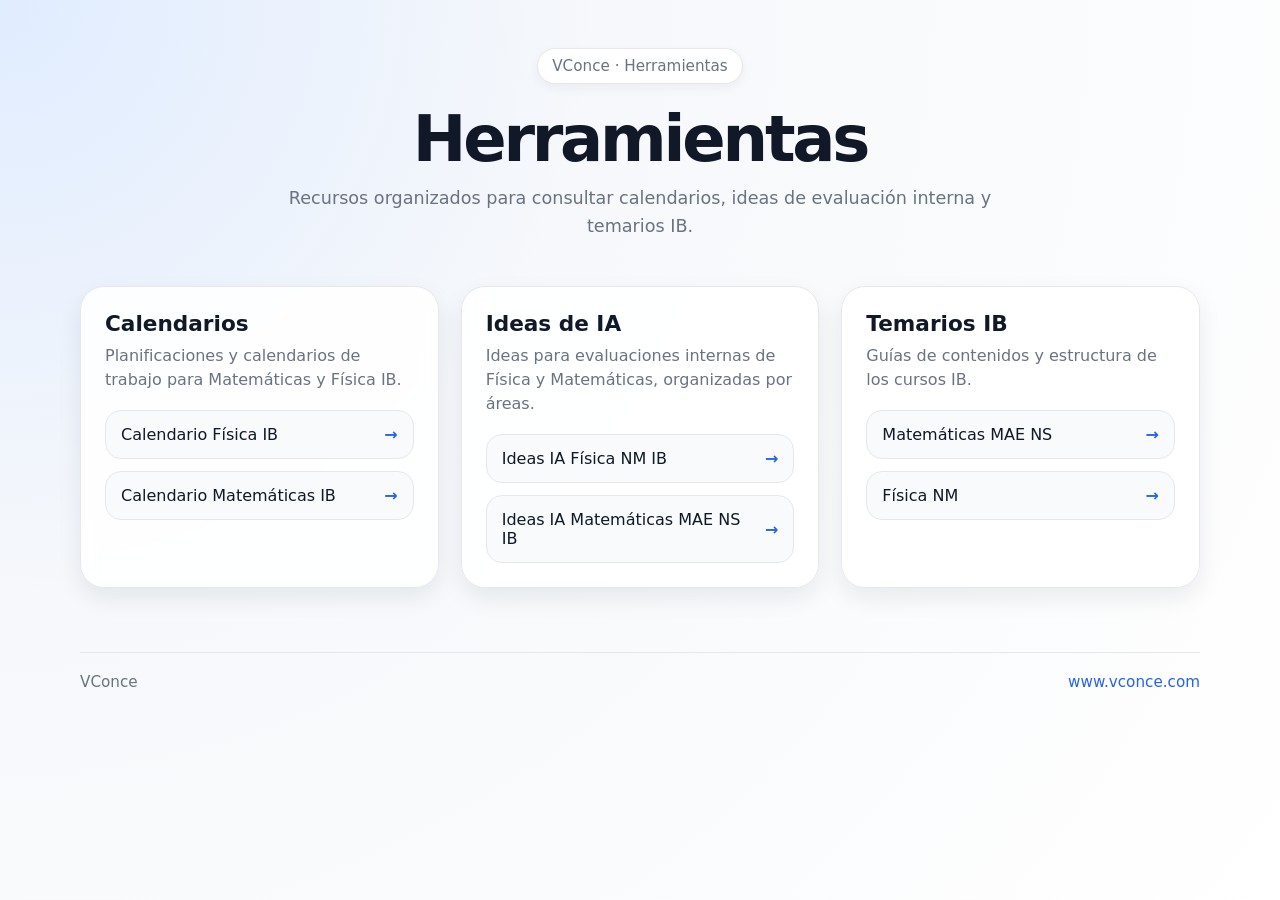
<file: index.html>
<!doctype html>
<html lang="es">
<head>
  <meta charset="utf-8">
  <meta name="viewport" content="width=device-width, initial-scale=1">
  <title>Herramientas | VConce</title>
  <style>
    :root {
      --bg: #f6f8fb;
      --card: #ffffff;
      --text: #111827;
      --muted: #6b7280;
      --line: #e5e7eb;
      --accent: #2563eb;
      --accent-soft: #dbeafe;
      --shadow: 0 10px 25px rgba(15, 23, 42, 0.08);
    }

    * {
      box-sizing: border-box;
    }

    body {
      margin: 0;
      font-family: system-ui, -apple-system, BlinkMacSystemFont, "Segoe UI", sans-serif;
      background: radial-gradient(circle at top left, #e0ecff 0, var(--bg) 38%, #ffffff 100%);
      color: var(--text);
      min-height: 100vh;
    }

    header {
      padding: 48px 24px 24px;
      text-align: center;
    }

    .brand {
      display: inline-flex;
      align-items: center;
      gap: 10px;
      background: var(--card);
      border: 1px solid var(--line);
      padding: 8px 14px;
      border-radius: 999px;
      color: var(--muted);
      font-size: 0.95rem;
      box-shadow: 0 4px 12px rgba(15, 23, 42, 0.05);
    }

    h1 {
      margin: 18px 0 8px;
      font-size: clamp(2.2rem, 5vw, 4rem);
      letter-spacing: -0.05em;
    }

    .subtitle {
      margin: 0 auto;
      max-width: 760px;
      color: var(--muted);
      font-size: 1.1rem;
      line-height: 1.6;
    }

    main {
      width: min(1120px, calc(100% - 32px));
      margin: 22px auto 64px;
    }

    .grid {
      display: grid;
      grid-template-columns: repeat(3, minmax(0, 1fr));
      gap: 22px;
    }

    .card {
      background: rgba(255, 255, 255, 0.88);
      backdrop-filter: blur(8px);
      border: 1px solid var(--line);
      border-radius: 24px;
      padding: 24px;
      box-shadow: var(--shadow);
    }

    .card h2 {
      margin: 0 0 8px;
      font-size: 1.35rem;
    }

    .card p {
      margin: 0 0 18px;
      color: var(--muted);
      line-height: 1.5;
    }

    .links {
      display: grid;
      gap: 12px;
    }

    a.tool {
      display: flex;
      align-items: center;
      justify-content: space-between;
      gap: 12px;
      text-decoration: none;
      color: var(--text);
      background: #f9fafb;
      border: 1px solid var(--line);
      border-radius: 16px;
      padding: 14px 15px;
      transition: transform 0.15s ease, border-color 0.15s ease, background 0.15s ease;
    }

    a.tool:hover {
      transform: translateY(-2px);
      border-color: #93c5fd;
      background: var(--accent-soft);
    }

    .arrow {
      color: var(--accent);
      font-weight: 700;
    }

    footer {
      width: min(1120px, calc(100% - 32px));
      margin: 0 auto 32px;
      padding-top: 20px;
      border-top: 1px solid var(--line);
      color: var(--muted);
      font-size: 0.95rem;
      display: flex;
      justify-content: space-between;
      gap: 16px;
      flex-wrap: wrap;
    }

    footer a {
      color: var(--accent);
      text-decoration: none;
    }

    footer a:hover {
      text-decoration: underline;
    }

    @media (max-width: 860px) {
      .grid {
        grid-template-columns: 1fr;
      }

      header {
        padding-top: 32px;
      }
    }
  </style>
</head>
<body>
  <header>
    <div class="brand">VConce · Herramientas</div>
    <h1>Herramientas</h1>
    <p class="subtitle">
      Recursos organizados para consultar calendarios, ideas de evaluación interna y temarios IB.
    </p>
  </header>

  <main>
    <section class="grid" aria-label="Herramientas disponibles">
      <article class="card">
        <h2>Calendarios</h2>
        <p>Planificaciones y calendarios de trabajo para Matemáticas y Física IB.</p>
        <div class="links">
          <a class="tool" href="Calendarios/CalendarioFIS_IB.html">
            <span>Calendario Física IB</span>
            <span class="arrow">→</span>
          </a>
          <a class="tool" href="Calendarios/CalendarioMAT_IB.html">
            <span>Calendario Matemáticas IB</span>
            <span class="arrow">→</span>
          </a>
        </div>
      </article>

      <article class="card">
        <h2>Ideas de IA</h2>
        <p>Ideas para evaluaciones internas de Física y Matemáticas, organizadas por áreas.</p>
        <div class="links">
          <a class="tool" href="IdeasEI/ideas_IA_Fisica_NM_IB.html">
            <span>Ideas IA Física NM IB</span>
            <span class="arrow">→</span>
          </a>
          <a class="tool" href="IdeasEI/ideas_IA_Matematicas_MAE_NS_IB.html">
            <span>Ideas IA Matemáticas MAE NS IB</span>
            <span class="arrow">→</span>
          </a>
        </div>
      </article>

      <article class="card">
        <h2>Temarios IB</h2>
        <p>Guías de contenidos y estructura de los cursos IB.</p>
        <div class="links">
          <a class="tool" href="TemarioIB/MAE_NS.html">
            <span>Matemáticas MAE NS</span>
            <span class="arrow">→</span>
          </a>
          <a class="tool" href="TemarioIB/Physics_NM.html">
            <span>Física NM</span>
            <span class="arrow">→</span>
          </a>
        </div>
      </article>
    </section>
  </main>

  <footer>
    <span>VConce</span>
    <a href="https://www.vconce.com">www.vconce.com</a>
  </footer>
</body>
</html>
</file>
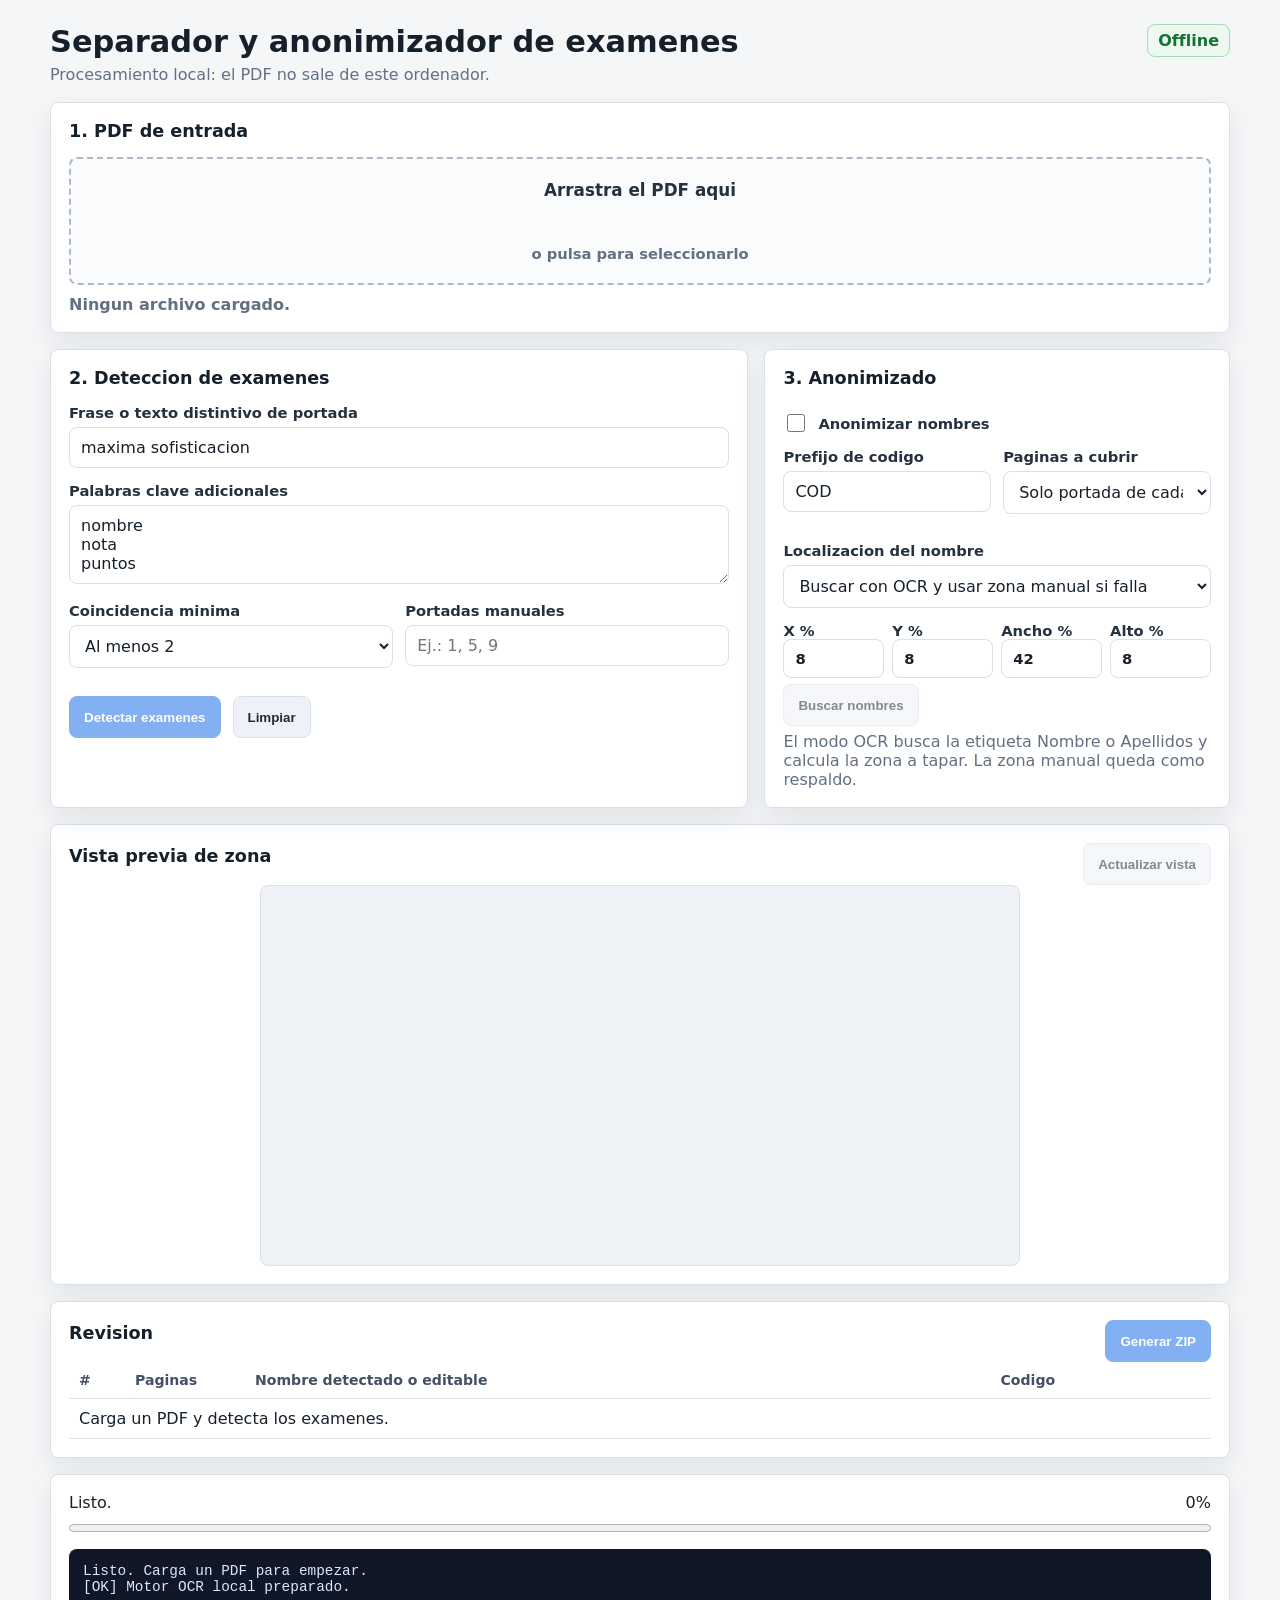
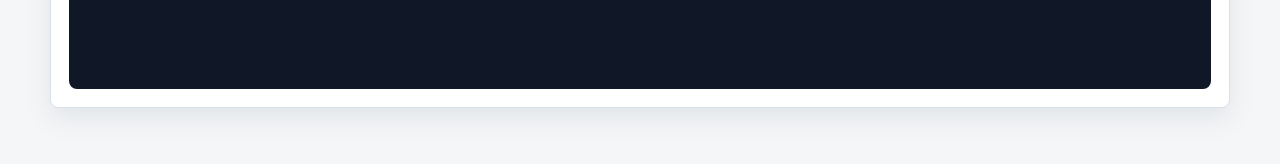
<file: ExamenesPDF/App/index.html>
<!doctype html>
<html lang="es">
<head>
  <meta charset="utf-8">
  <meta name="viewport" content="width=device-width, initial-scale=1">
  <title>Separador y anonimizador de examenes</title>
  <link rel="stylesheet" href="./css/styles.css">
</head>
<body>
  <main class="app-shell">
    <header class="topbar">
      <div>
        <h1>Separador y anonimizador de examenes</h1>
        <p>Procesamiento local: el PDF no sale de este ordenador.</p>
      </div>
      <span id="offlineBadge" class="badge">Offline</span>
    </header>

    <section class="panel">
      <h2>1. PDF de entrada</h2>
      <label id="dropZone" class="drop-zone" for="pdfInput">
        <strong>Arrastra el PDF aqui</strong>
        <span>o pulsa para seleccionarlo</span>
      </label>
      <input id="pdfInput" type="file" accept="application/pdf,.pdf" hidden>
      <div id="fileInfo" class="file-info">Ningun archivo cargado.</div>
    </section>

    <section class="grid">
      <div class="panel">
        <h2>2. Deteccion de examenes</h2>
        <div class="field">
          <label for="markerPhrase">Frase o texto distintivo de portada</label>
          <input id="markerPhrase" type="text" value="maxima sofisticacion">
        </div>
        <div class="field">
          <label for="extraKeywords">Palabras clave adicionales</label>
          <textarea id="extraKeywords" rows="3">nombre
nota
puntos</textarea>
        </div>
        <div class="field-row">
          <div class="field">
            <label for="keywordRequirement">Coincidencia minima</label>
            <select id="keywordRequirement">
              <option value="all">Todas las palabras clave</option>
              <option value="2" selected>Al menos 2</option>
              <option value="1">Al menos 1</option>
              <option value="0">Ignorar palabras clave</option>
            </select>
          </div>
          <div class="field">
            <label for="manualStarts">Portadas manuales</label>
            <input id="manualStarts" type="text" placeholder="Ej.: 1, 5, 9">
          </div>
        </div>
        <div class="actions">
          <button id="detectButton" class="primary" disabled>Detectar examenes</button>
          <button id="clearButton" type="button">Limpiar</button>
        </div>
      </div>

      <div class="panel">
        <h2>3. Anonimizado</h2>
        <label class="check-row">
          <input id="anonymizeToggle" type="checkbox">
          <span>Anonimizar nombres</span>
        </label>
        <div class="field-row">
          <div class="field">
            <label for="codePrefix">Prefijo de codigo</label>
            <input id="codePrefix" type="text" value="COD">
          </div>
          <div class="field">
            <label for="applyMode">Paginas a cubrir</label>
            <select id="applyMode">
              <option value="cover" selected>Solo portada de cada alumno</option>
              <option value="all">Todas las paginas del alumno</option>
            </select>
          </div>
        </div>
        <div class="field">
          <label for="nameSearchMode">Localizacion del nombre</label>
          <select id="nameSearchMode">
            <option value="auto">Buscar casilla Nombre con OCR</option>
            <option value="autoFallback" selected>Buscar con OCR y usar zona manual si falla</option>
            <option value="manual">Usar siempre la zona manual</option>
          </select>
        </div>
        <div class="zone-grid">
          <label>X %<input id="zoneX" type="number" min="0" max="100" step="0.5" value="8"></label>
          <label>Y %<input id="zoneY" type="number" min="0" max="100" step="0.5" value="8"></label>
          <label>Ancho %<input id="zoneW" type="number" min="1" max="100" step="0.5" value="42"></label>
          <label>Alto %<input id="zoneH" type="number" min="1" max="100" step="0.5" value="8"></label>
        </div>
        <div class="actions">
          <button id="findNamesButton" type="button" disabled>Buscar nombres</button>
        </div>
        <p class="note">El modo OCR busca la etiqueta Nombre o Apellidos y calcula la zona a tapar. La zona manual queda como respaldo.</p>
      </div>
    </section>

    <section class="panel preview-panel">
      <div class="section-head">
        <h2>Vista previa de zona</h2>
        <button id="renderPreviewButton" type="button" disabled>Actualizar vista</button>
      </div>
      <div class="preview-wrap">
        <canvas id="previewCanvas"></canvas>
        <div id="zoneOverlay" class="zone-overlay"></div>
      </div>
    </section>

    <section class="panel">
      <div class="section-head">
        <h2>Revision</h2>
        <button id="zipButton" class="primary" disabled>Generar ZIP</button>
      </div>
      <div class="table-wrap">
        <table>
          <thead>
            <tr>
              <th>#</th>
              <th>Paginas</th>
              <th>Nombre detectado o editable</th>
              <th>Codigo</th>
            </tr>
          </thead>
          <tbody id="rangesBody">
            <tr><td colspan="4">Carga un PDF y detecta los examenes.</td></tr>
          </tbody>
        </table>
      </div>
    </section>

    <section class="panel">
      <div class="progress-line">
        <span id="progressText">Listo.</span>
        <span id="progressPercent">0%</span>
      </div>
      <progress id="progressBar" value="0" max="100"></progress>
      <pre id="logBox" class="log">Listo. Carga un PDF para empezar.</pre>
    </section>
  </main>

  <script src="./vendor/pdf-lib/pdf-lib.min.js"></script>
  <script type="module" src="./js/app.js"></script>
</body>
</html>
</file>
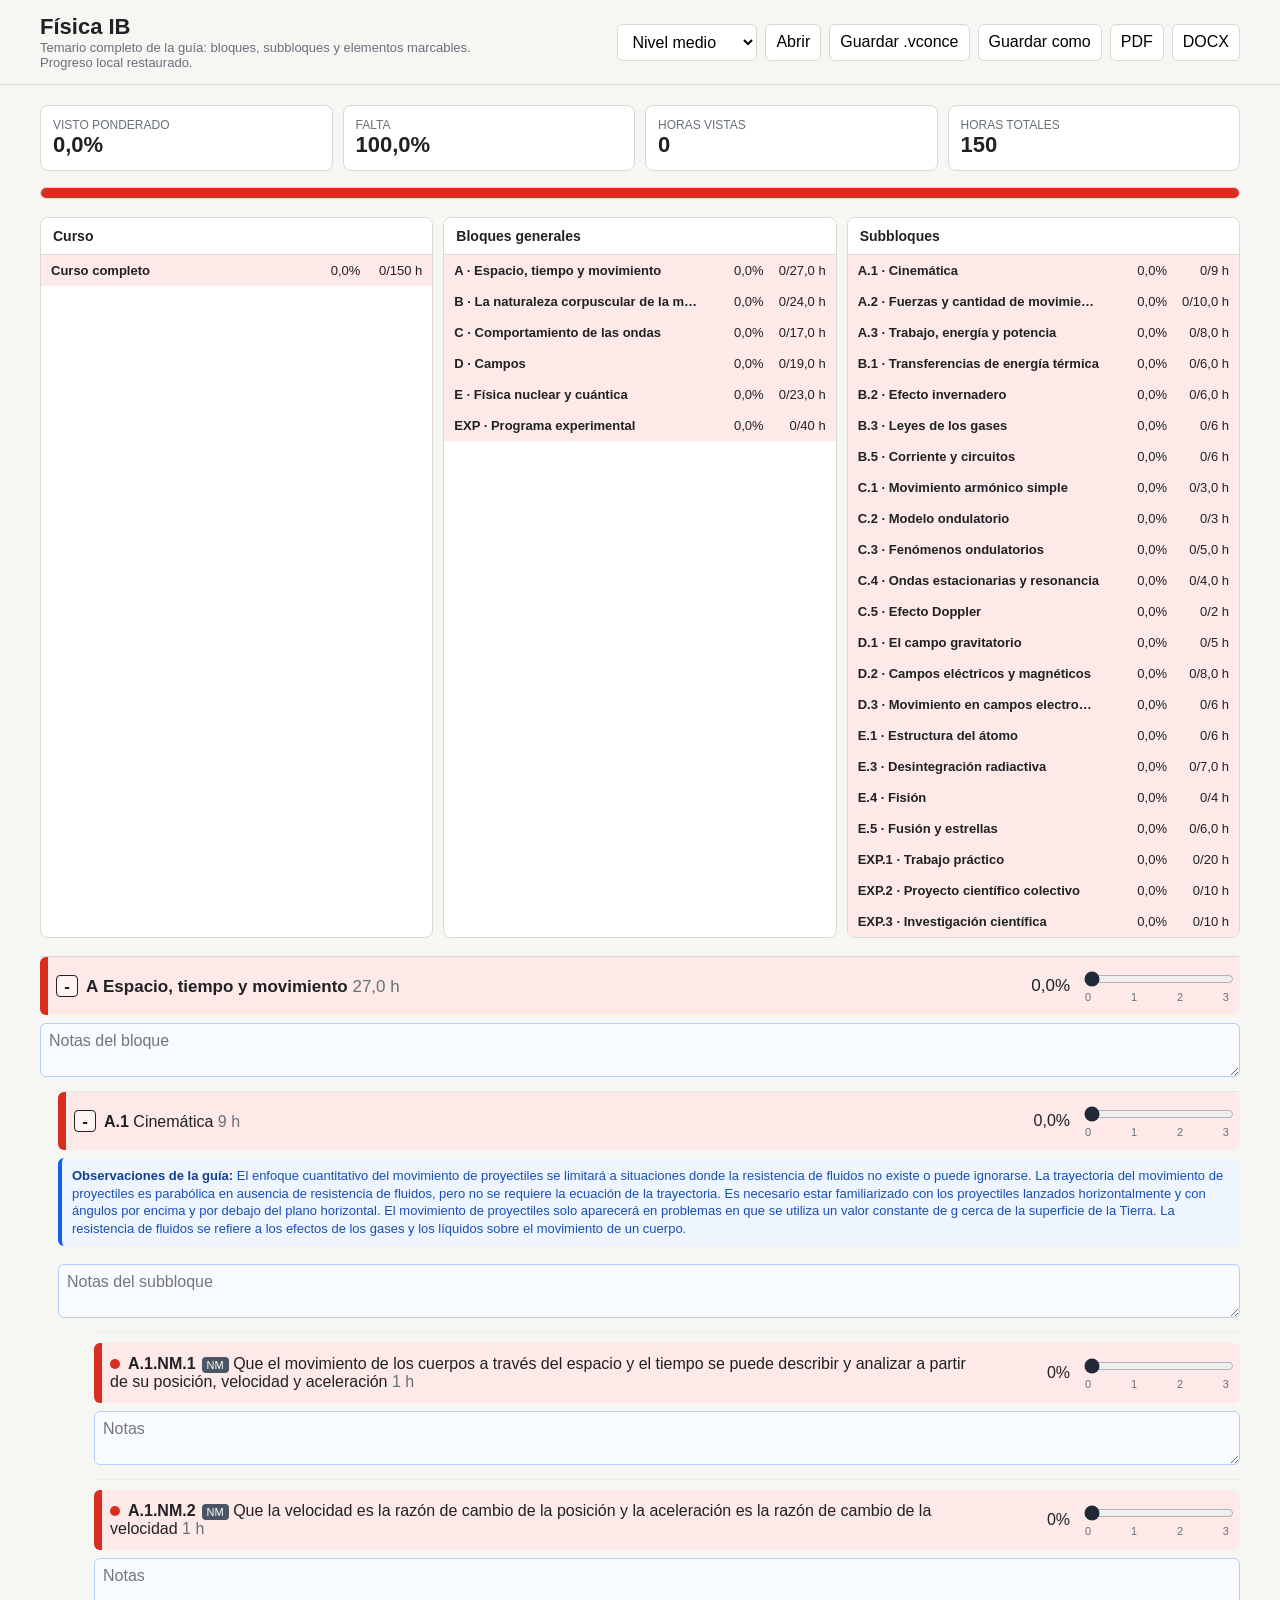
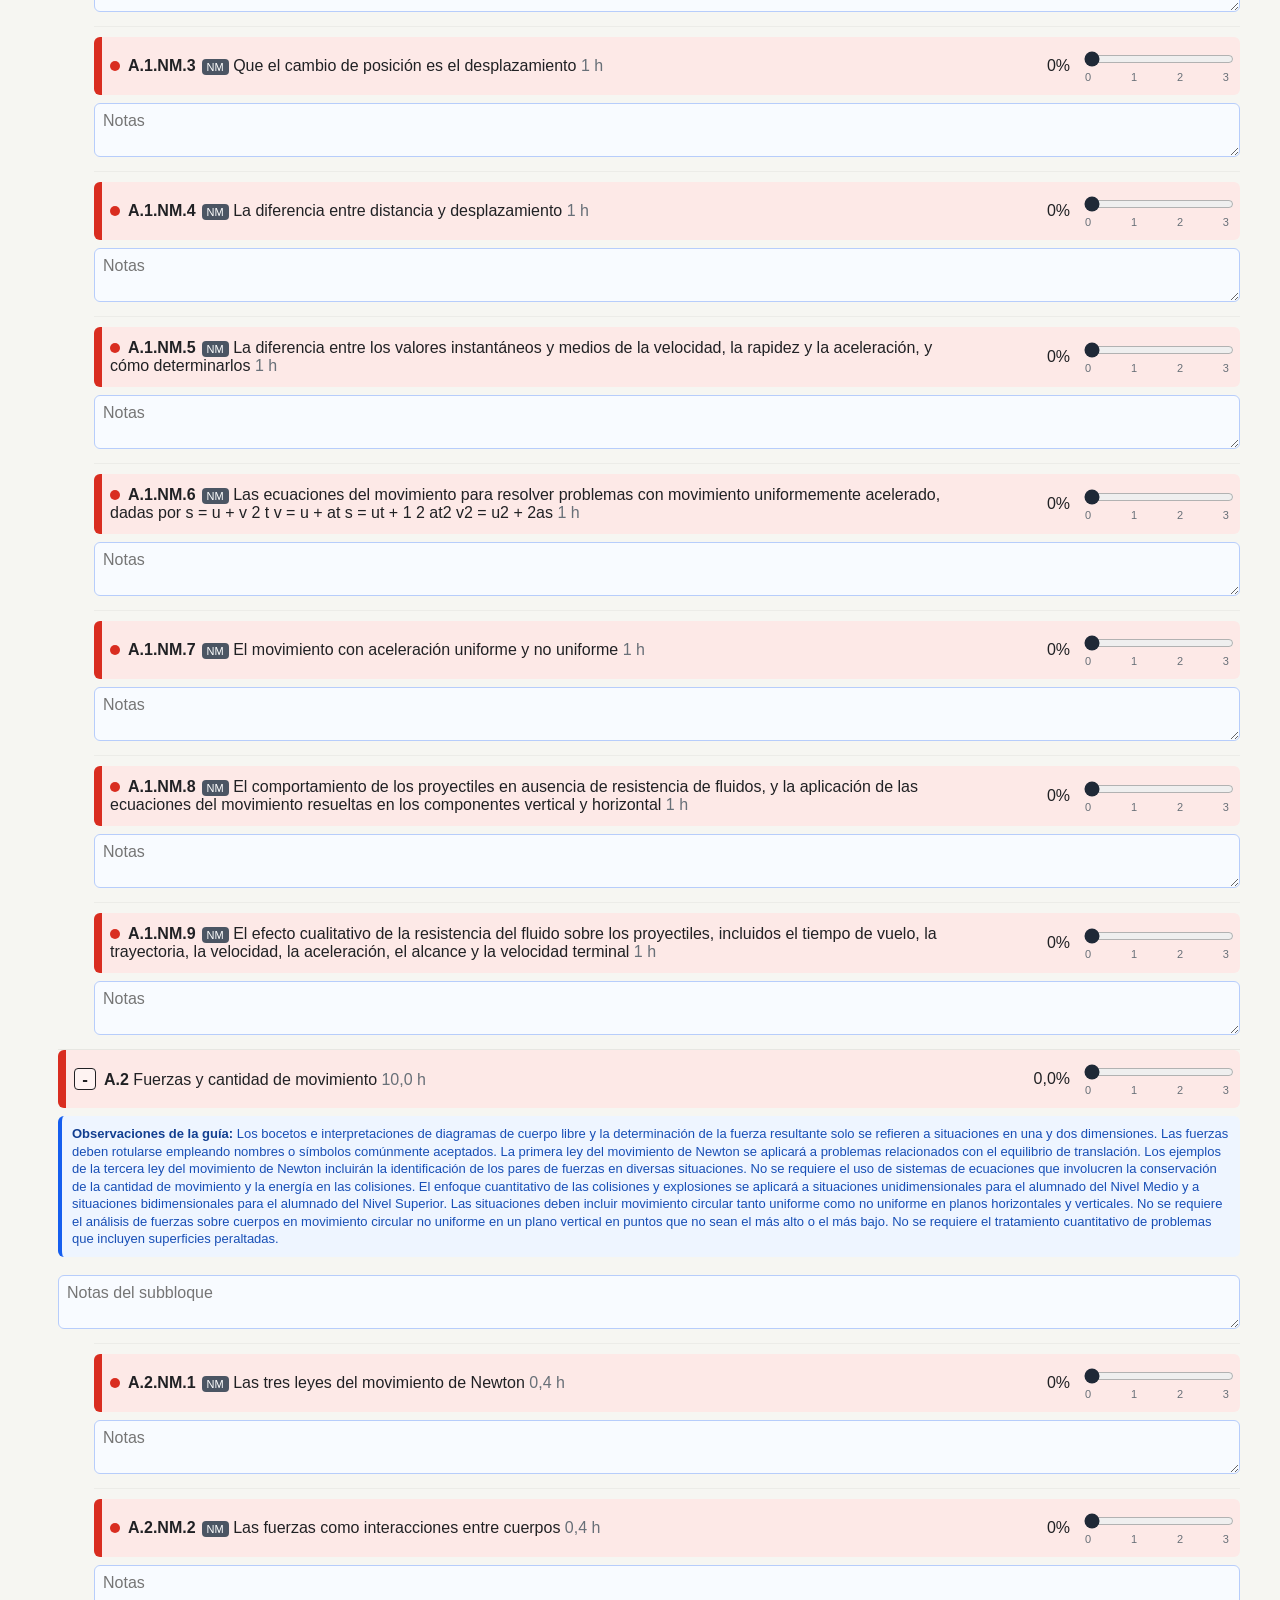
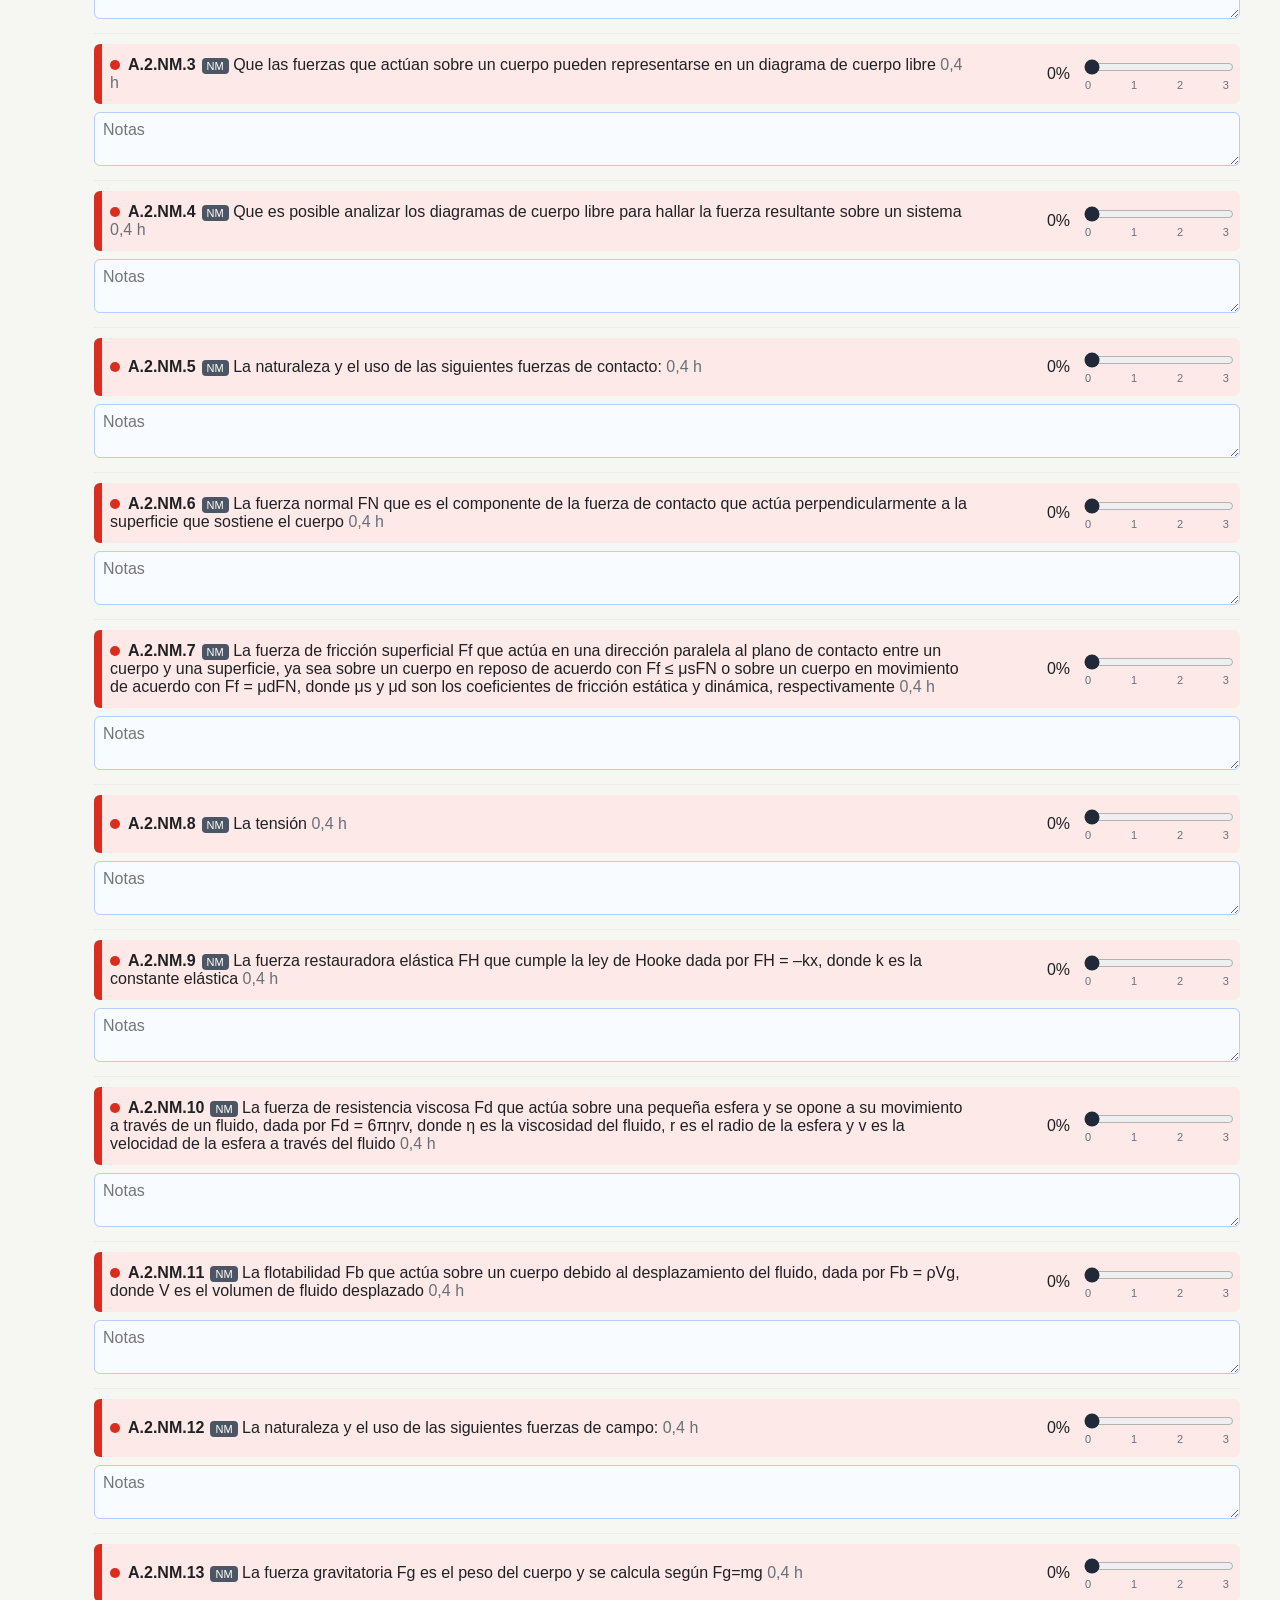
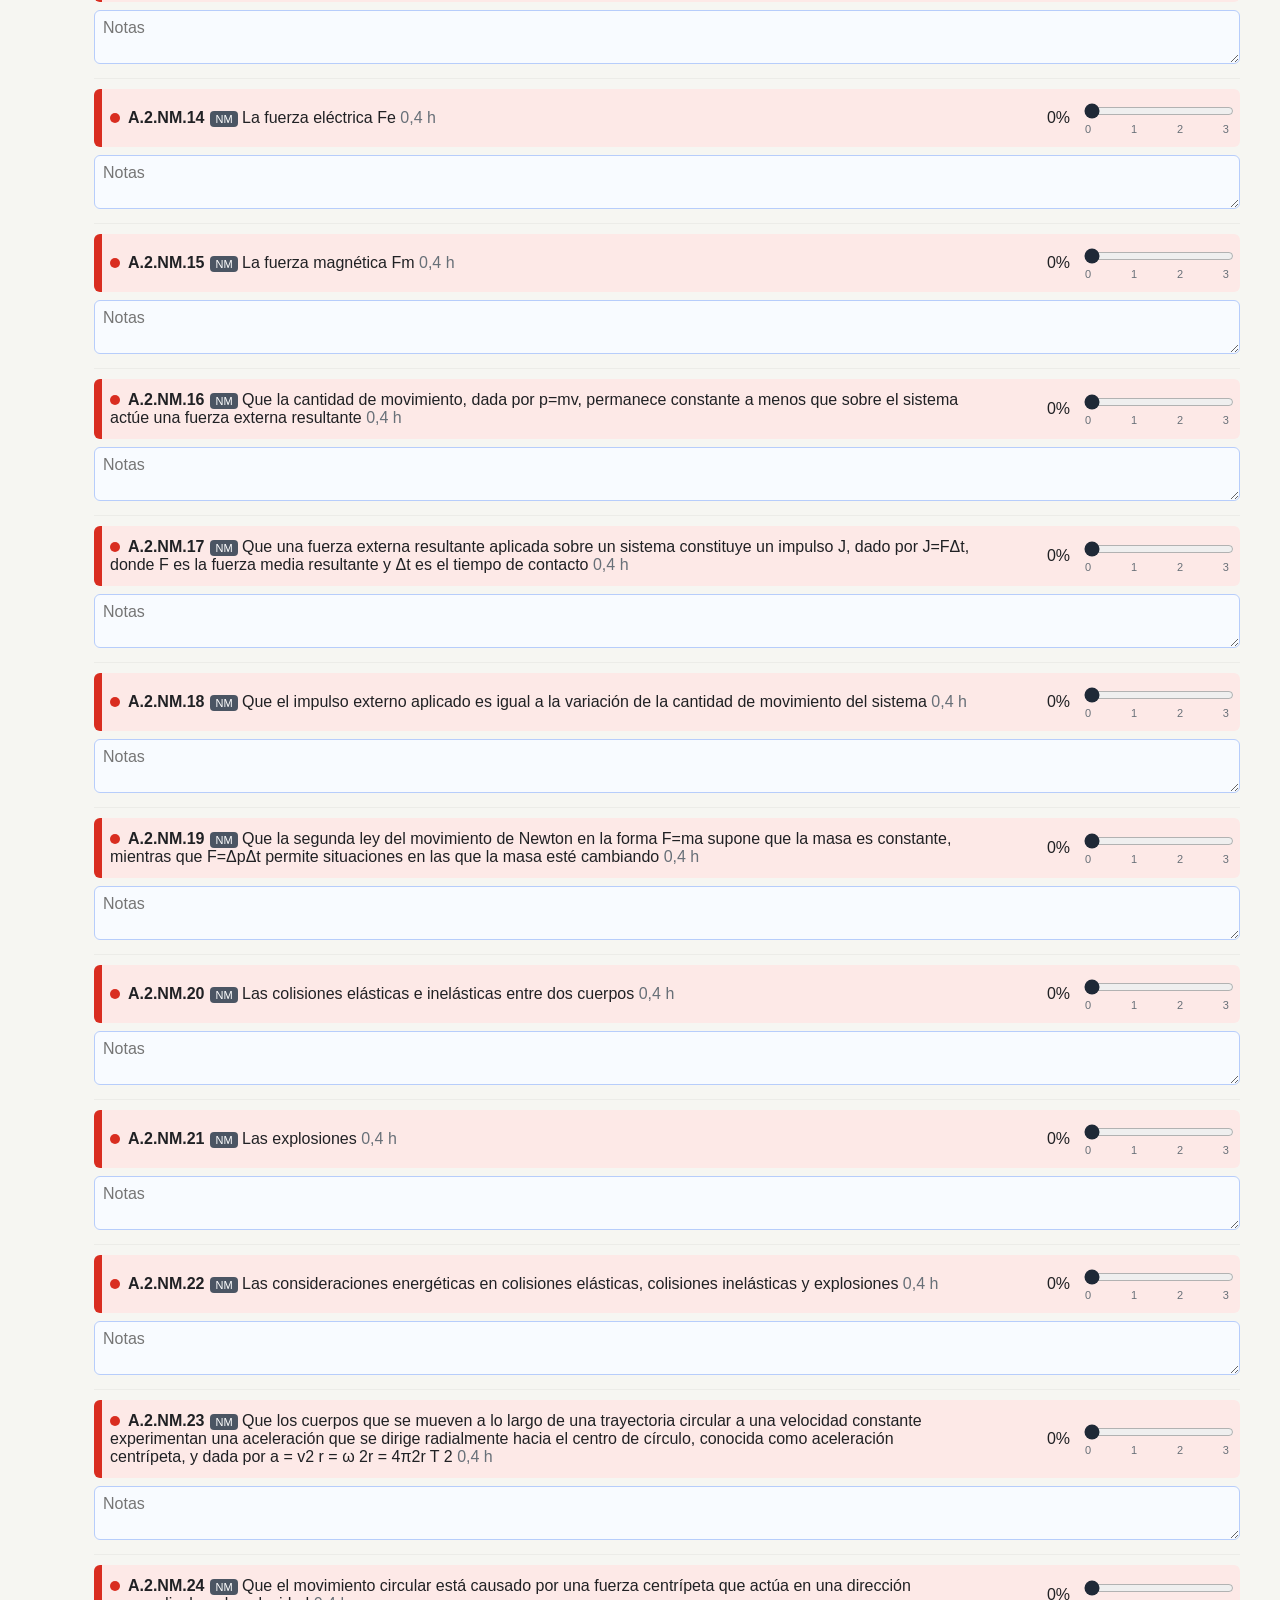
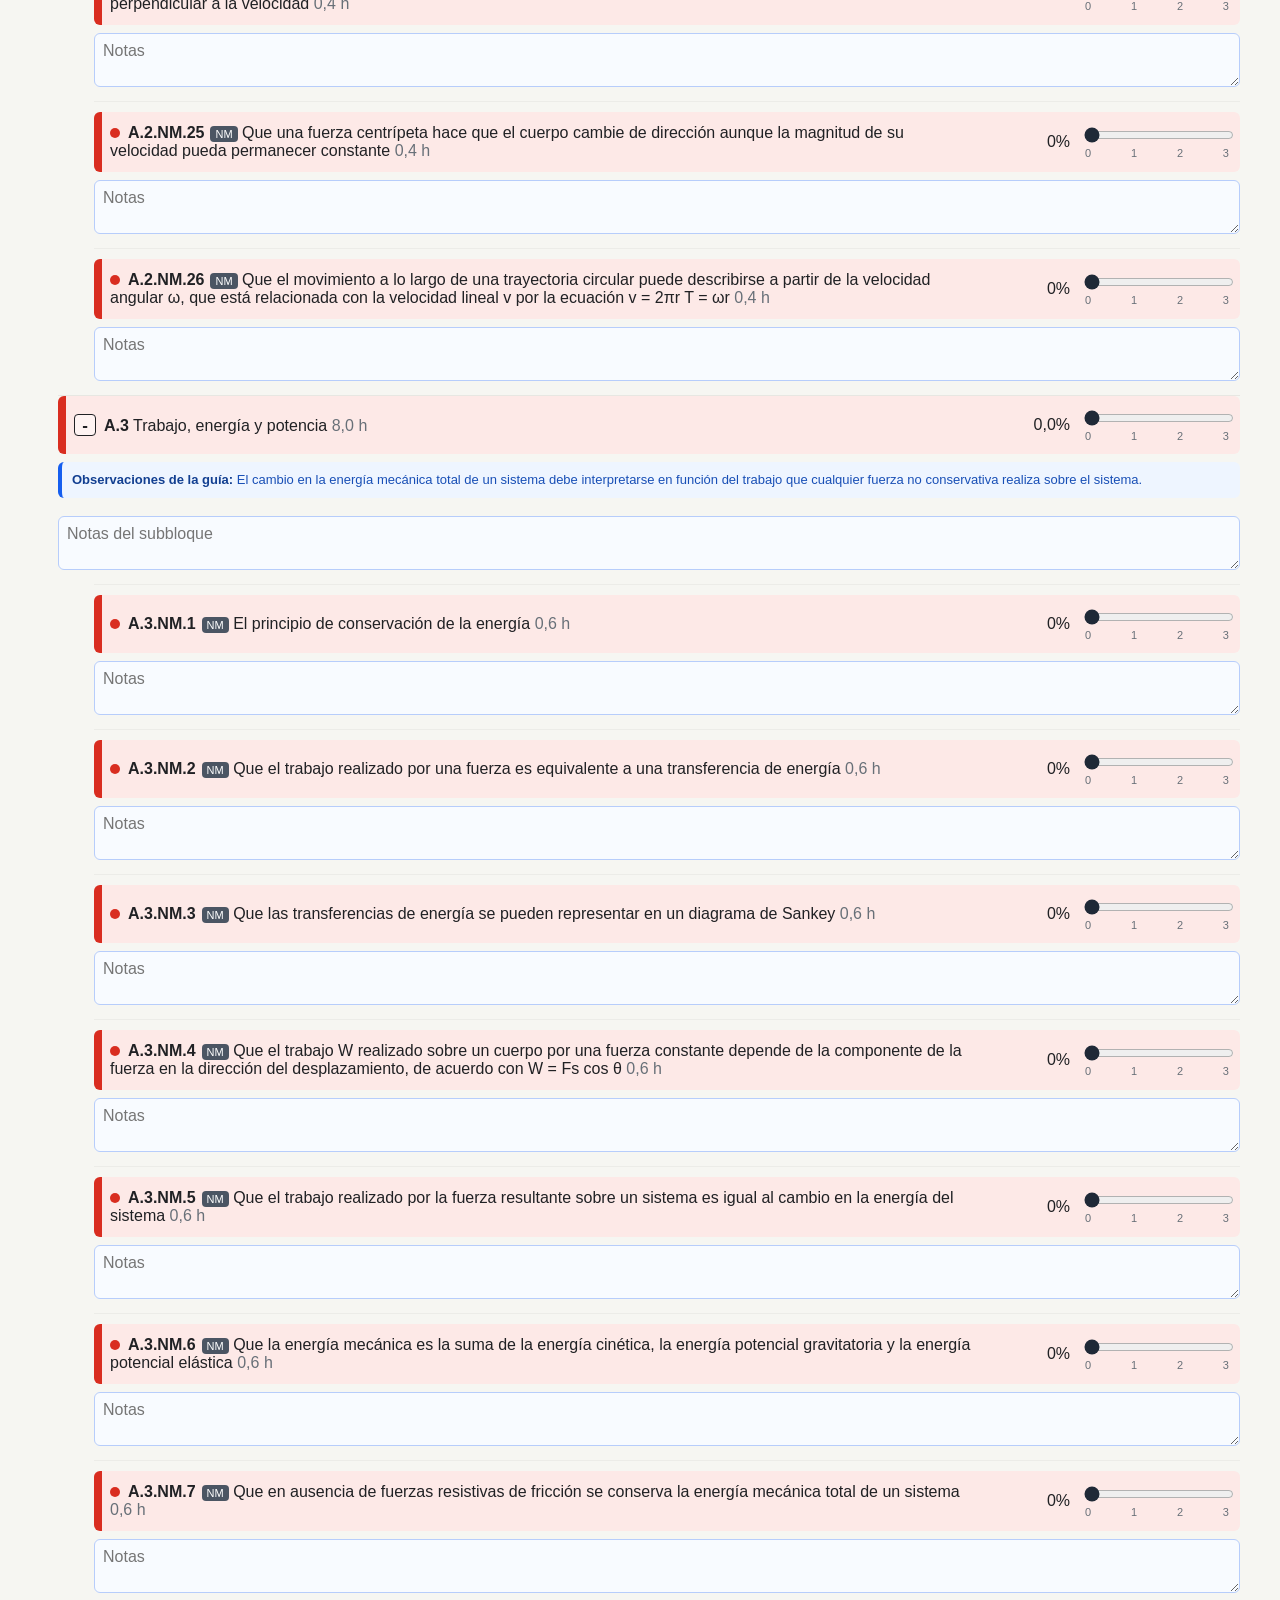
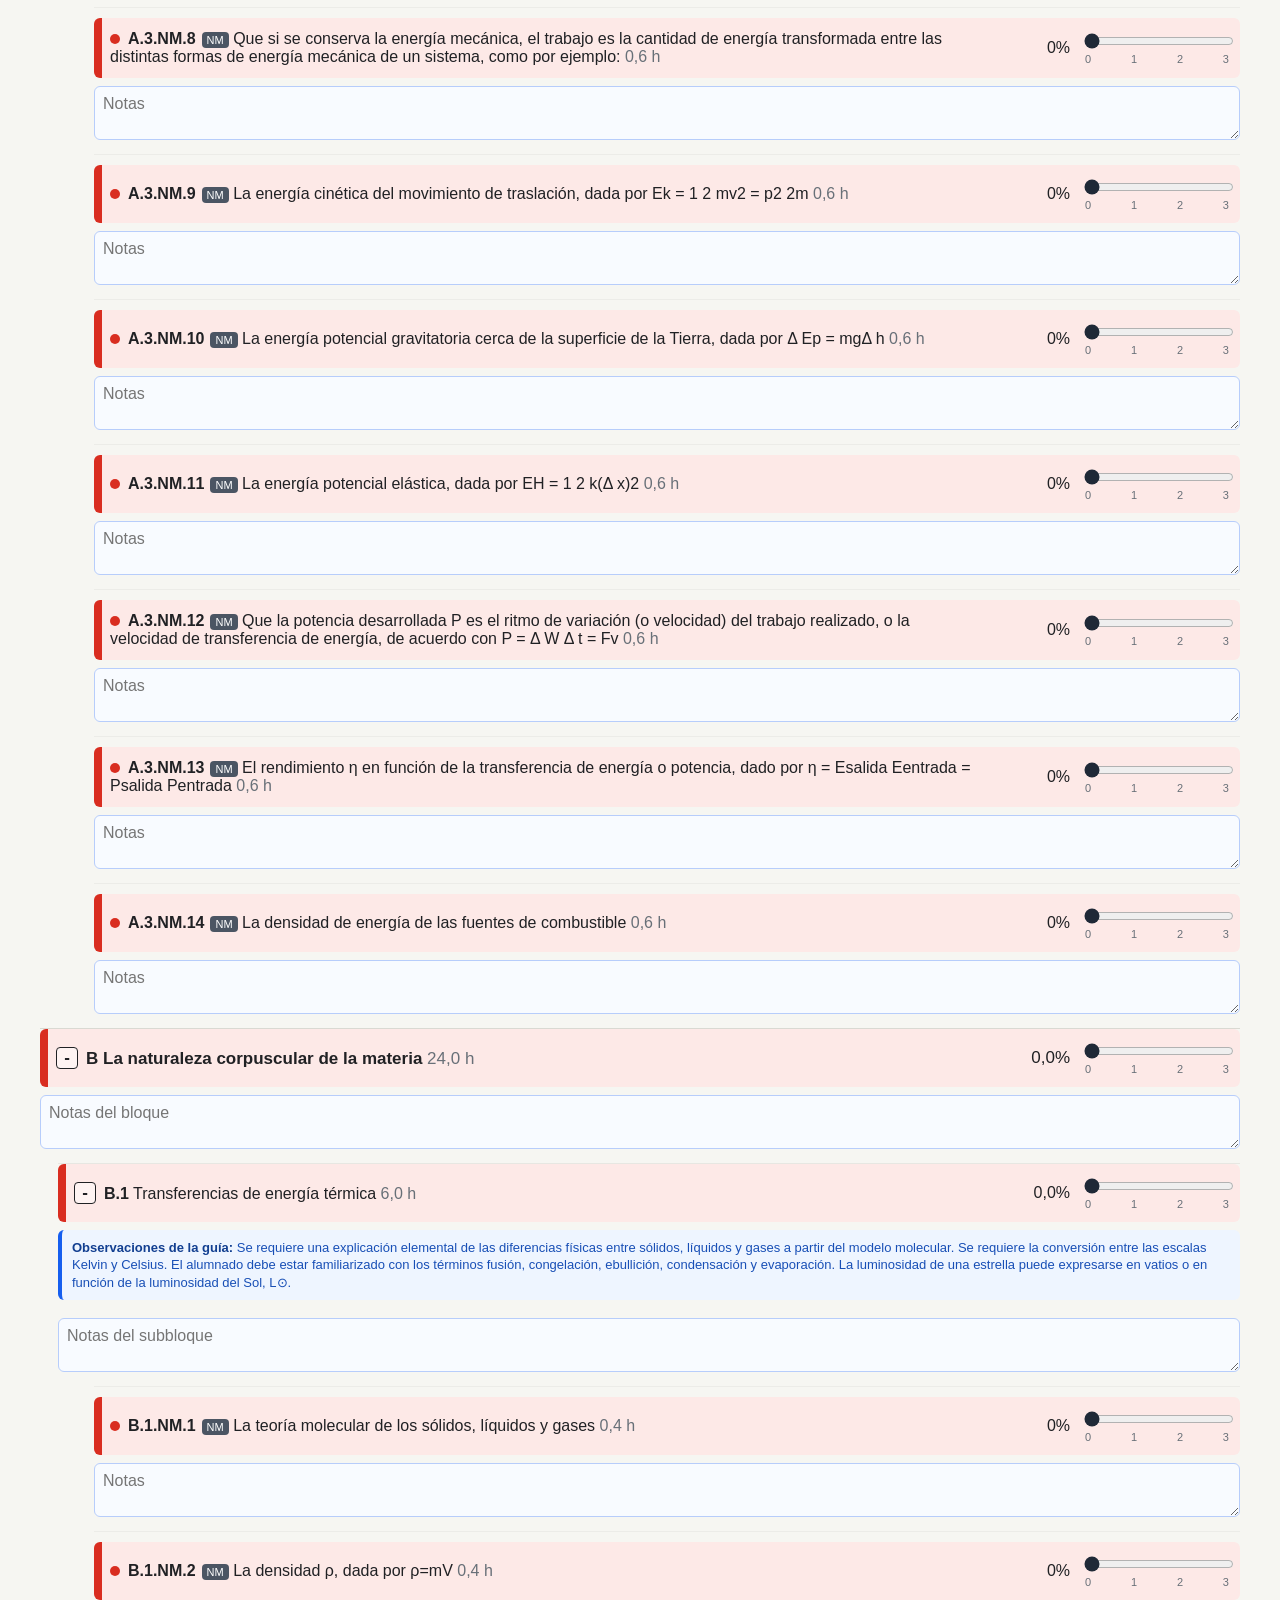
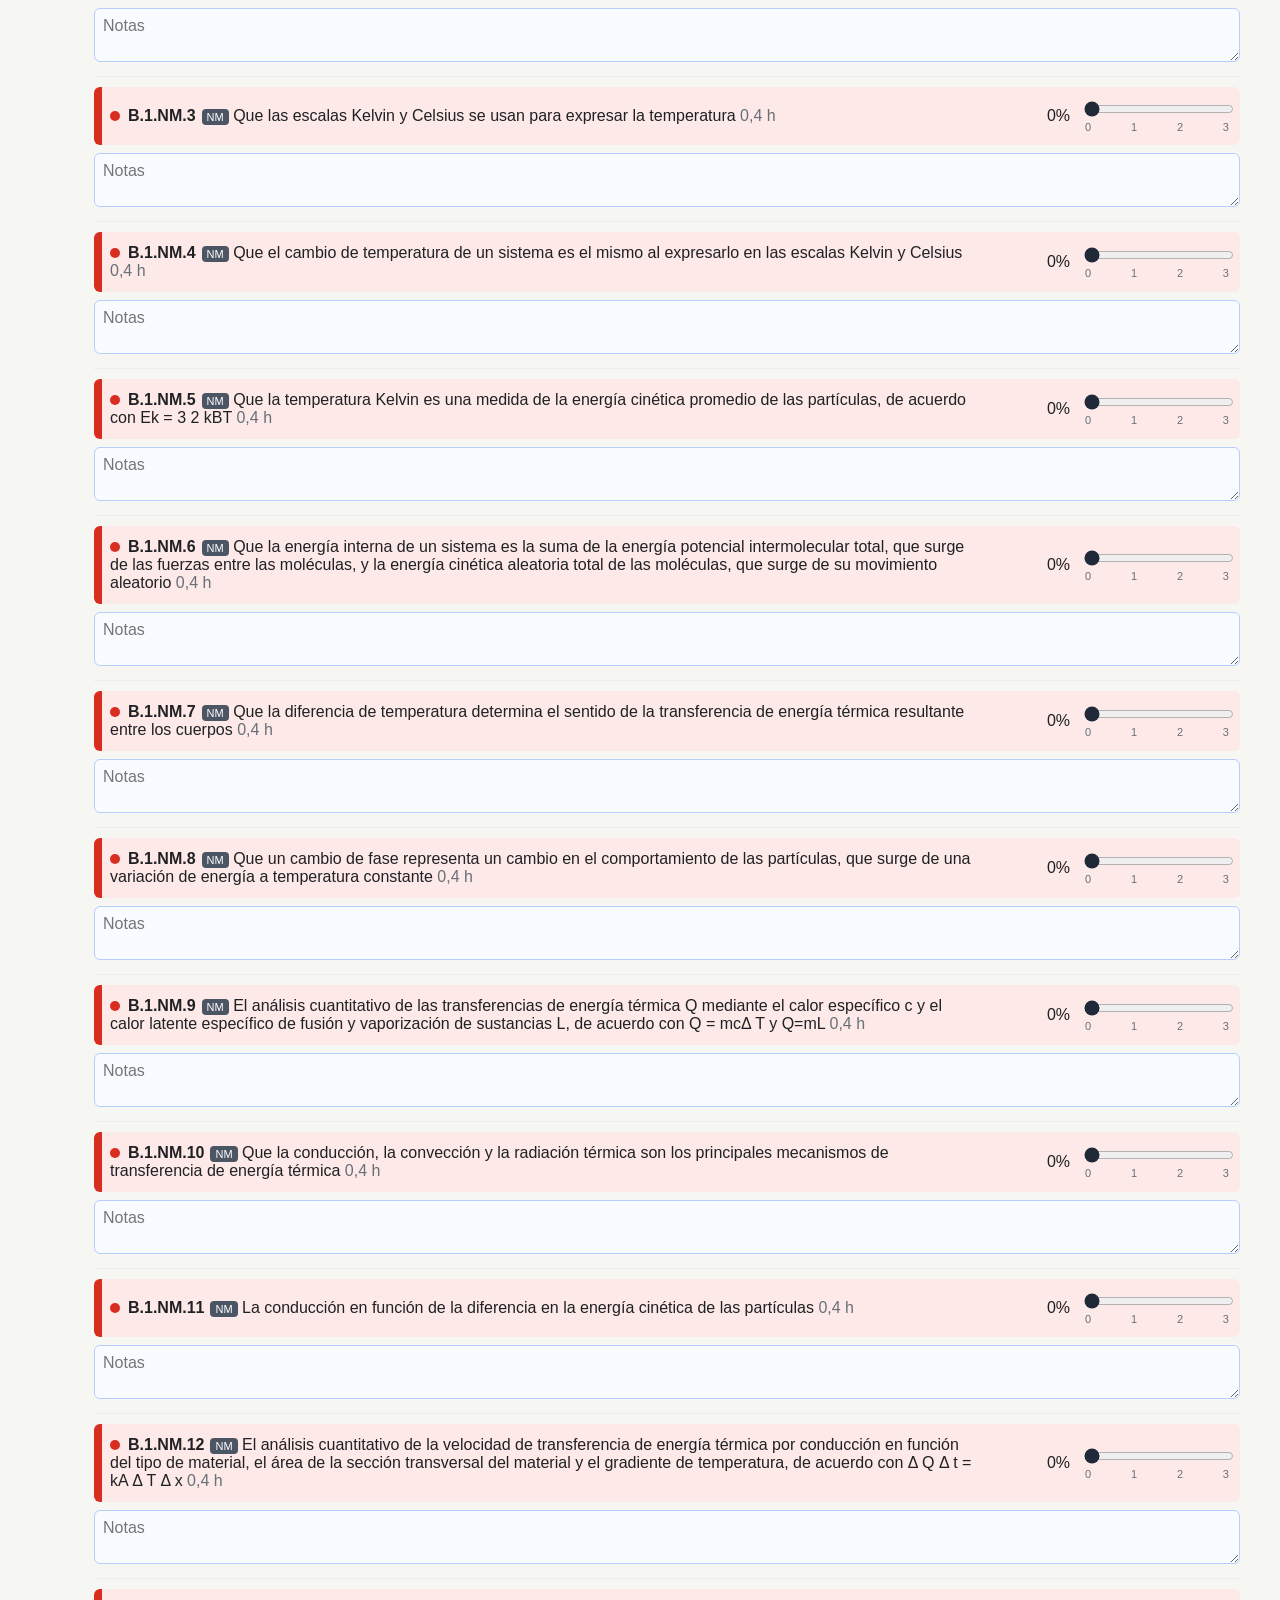
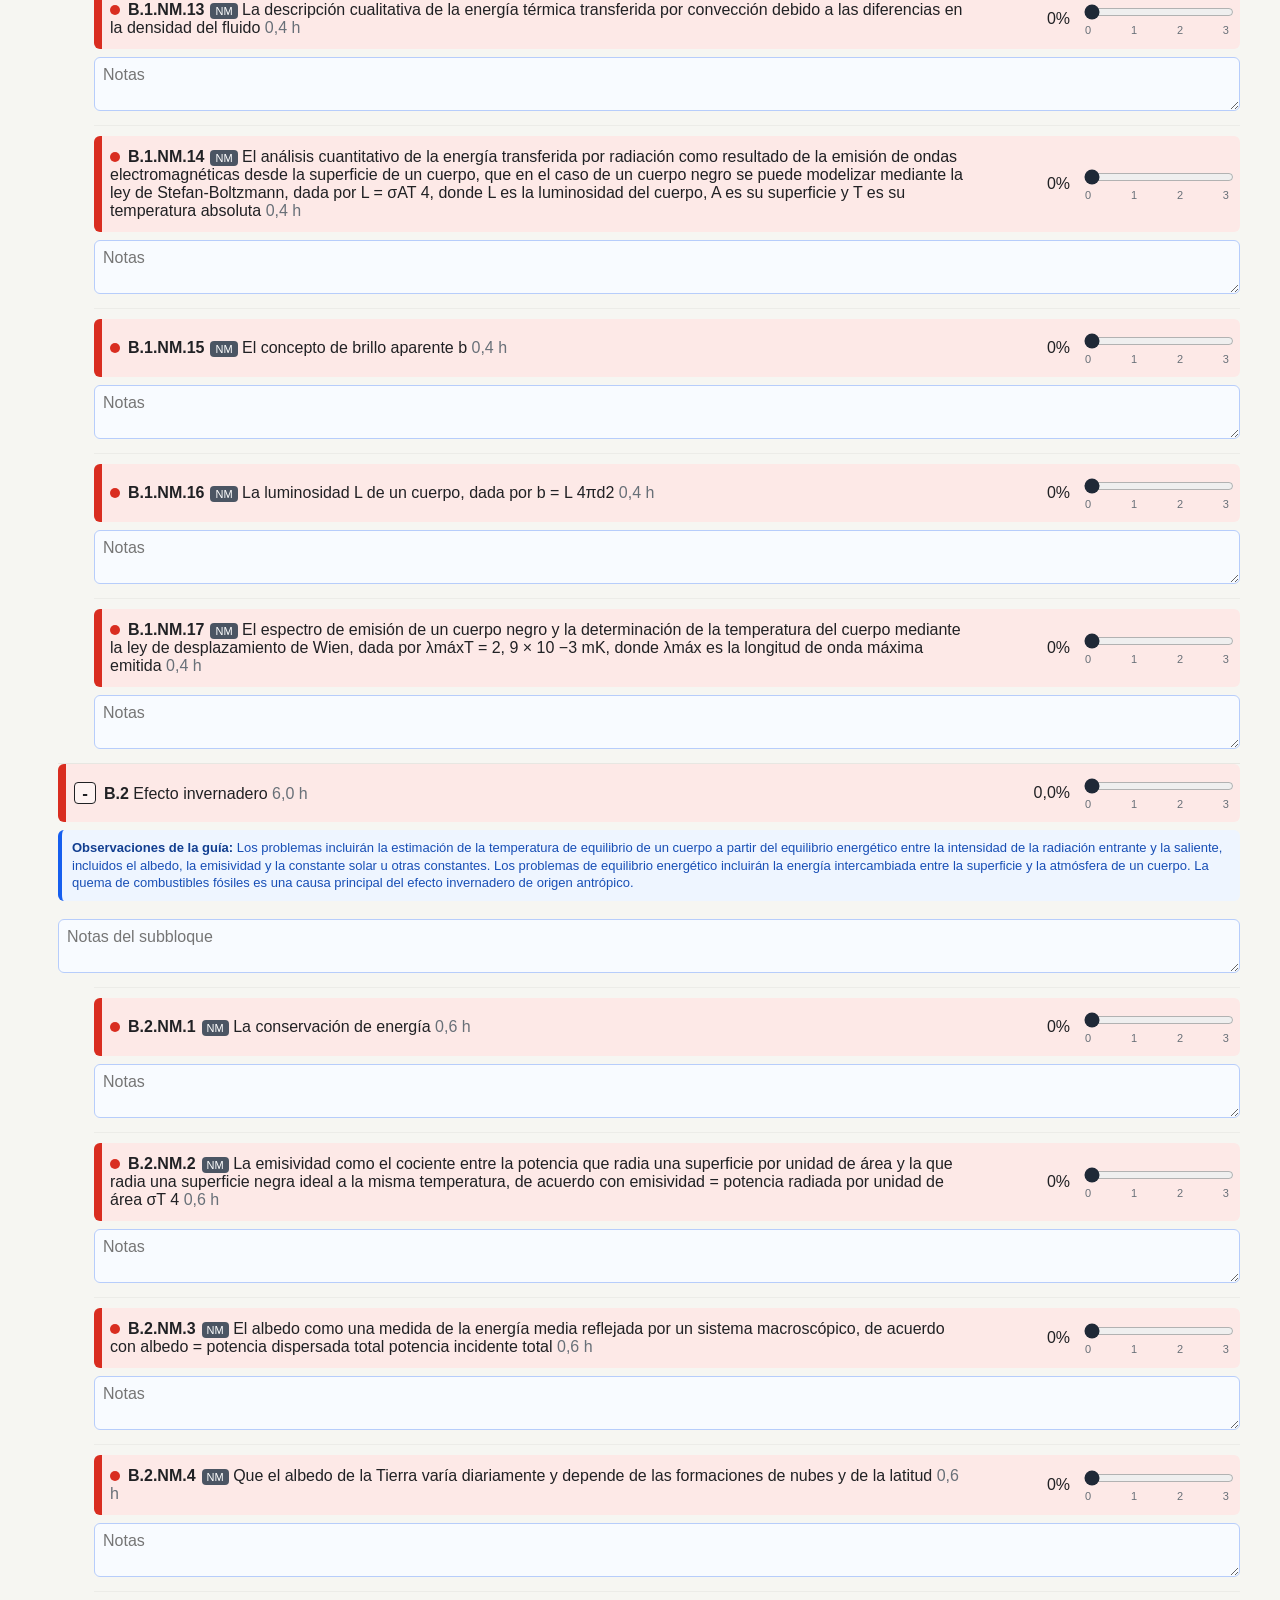
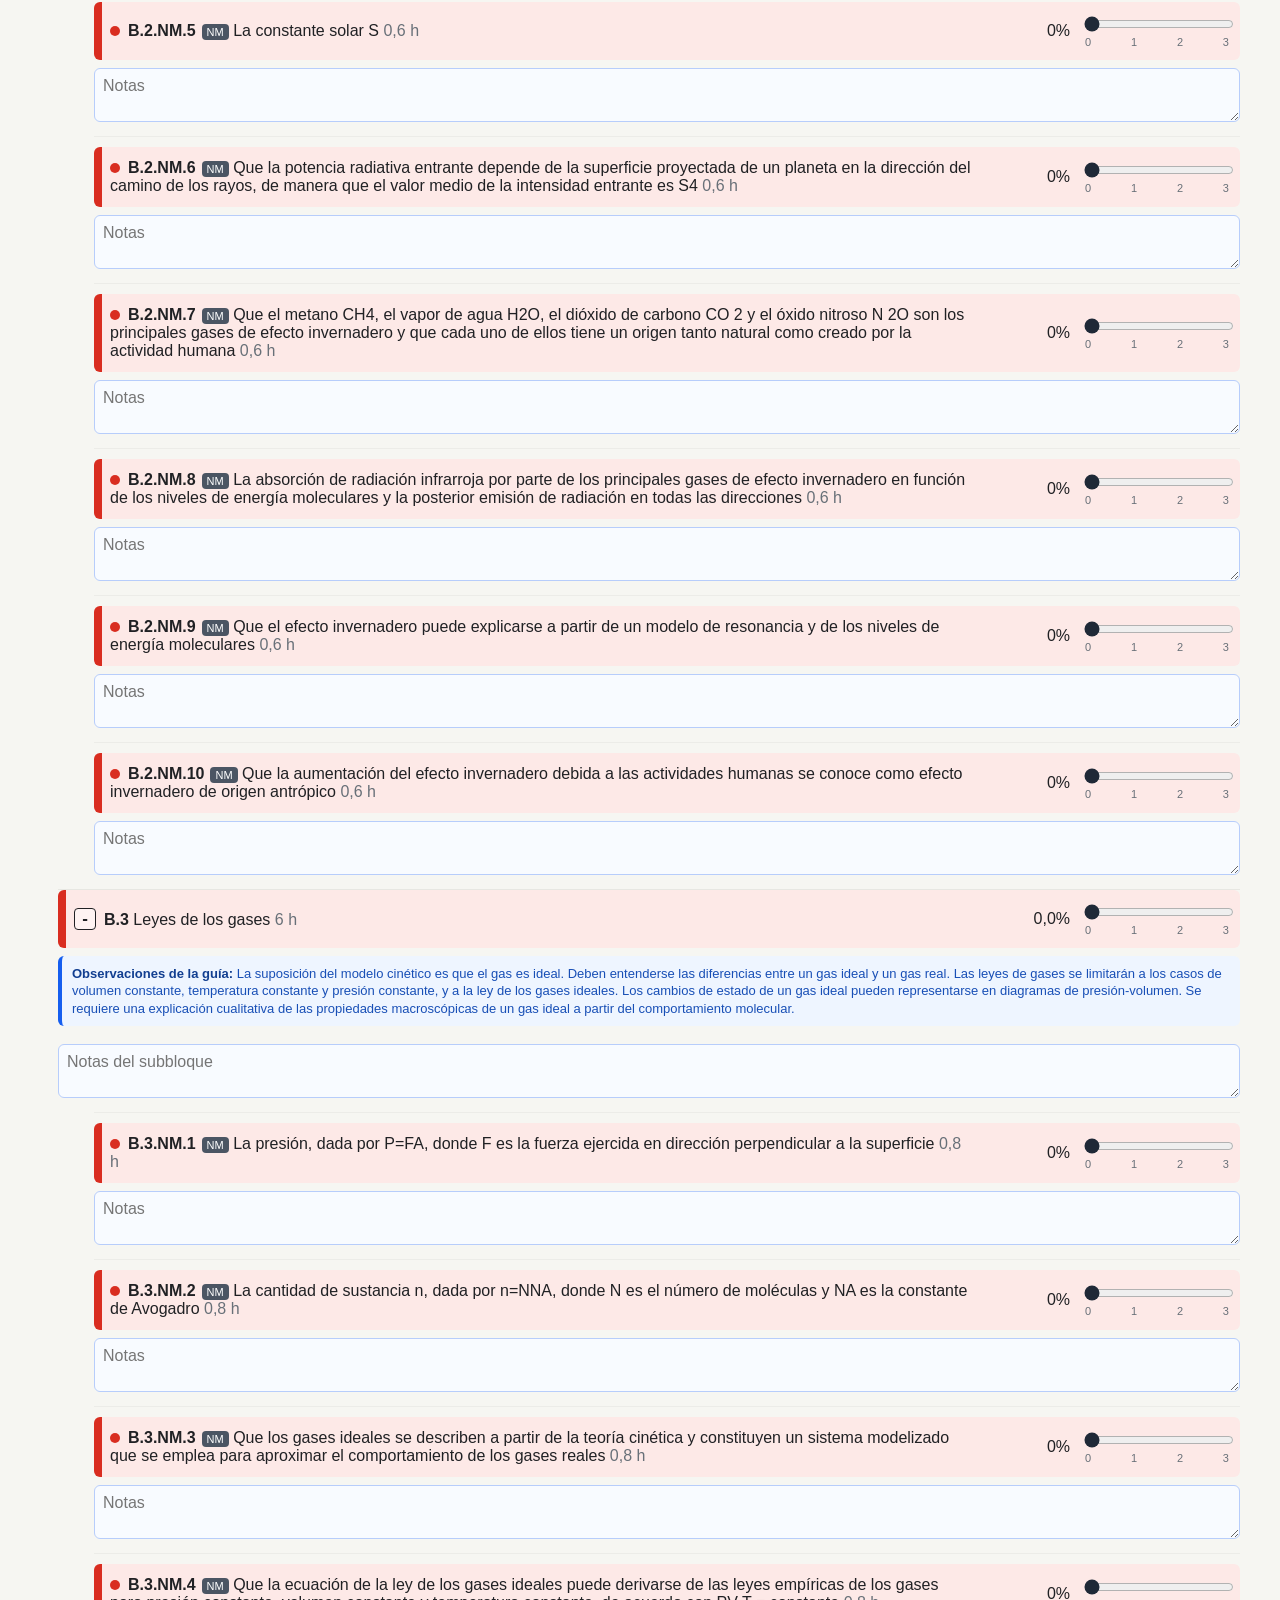
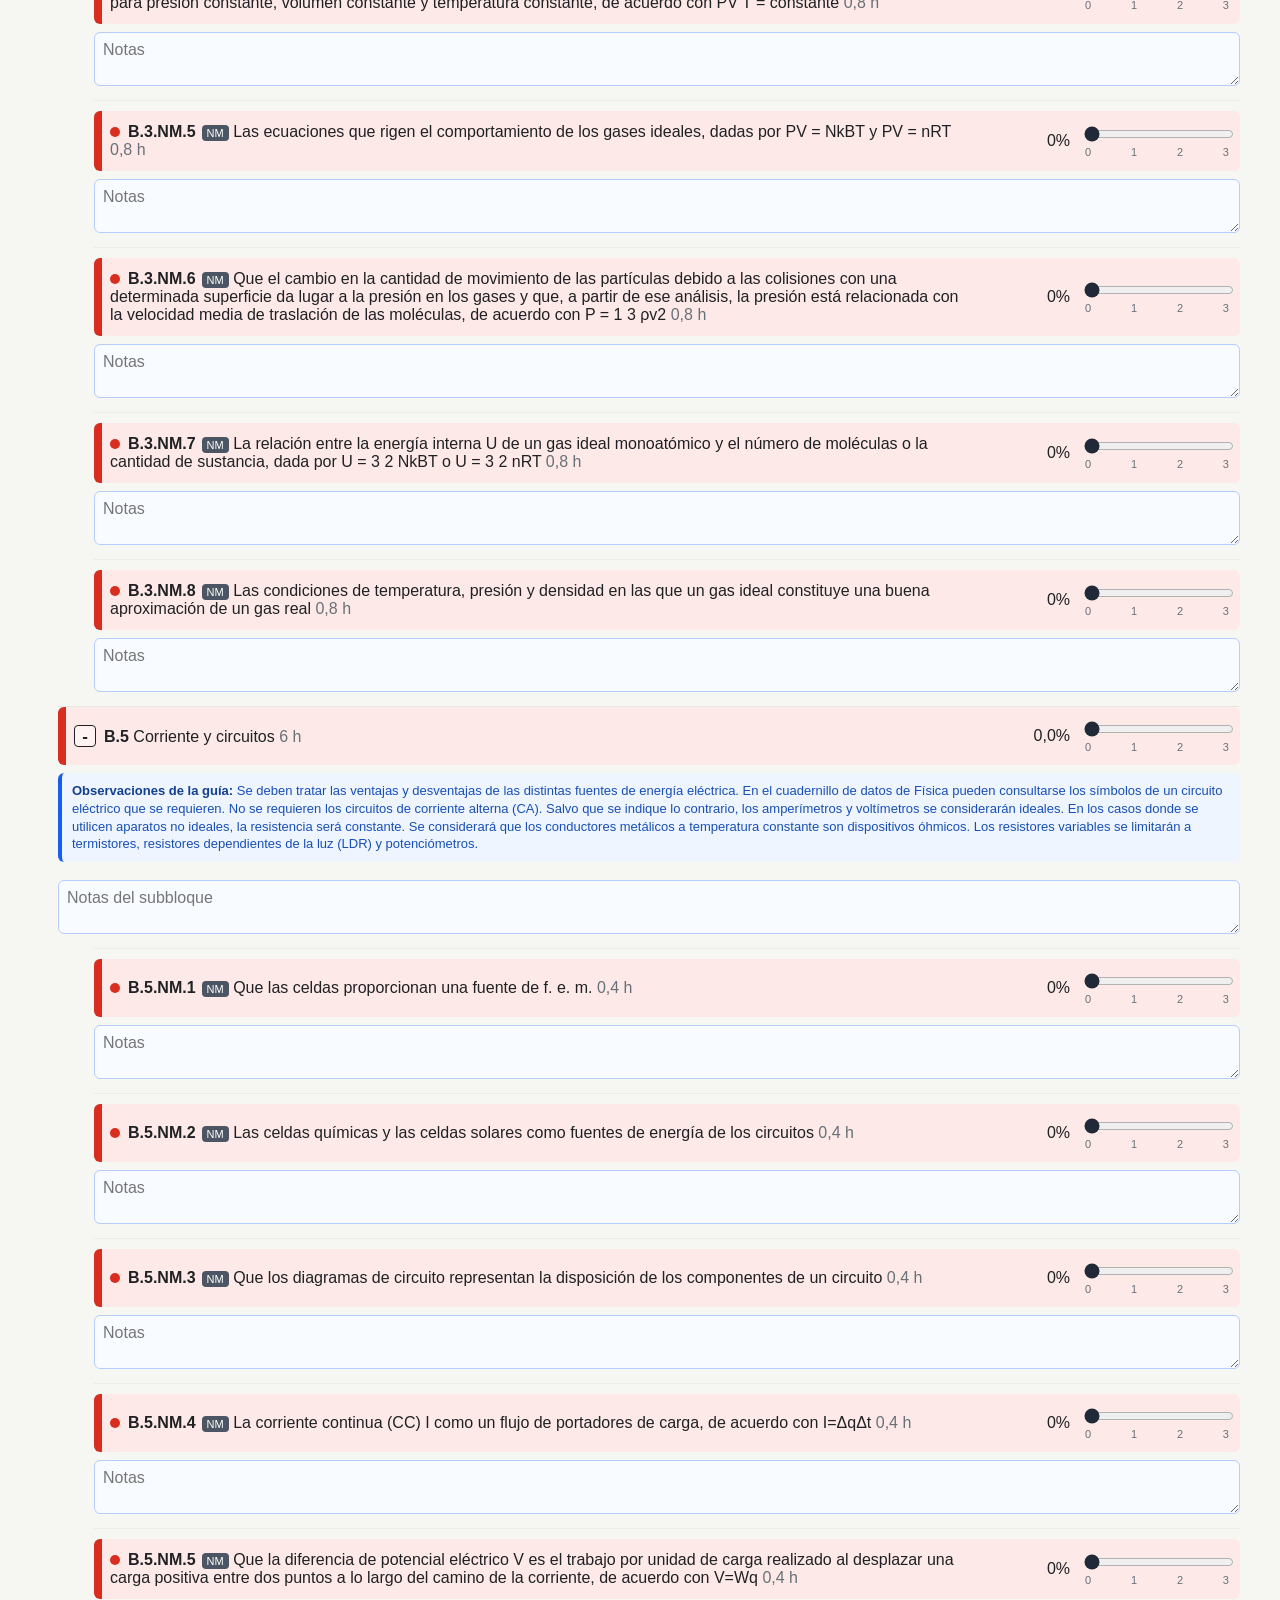
<file: TemarioIB/Física/index.html>
<!doctype html>
<html lang="es">
<head>
<meta charset="utf-8">
<meta name="viewport" content="width=device-width, initial-scale=1">
<title>Física IB</title>
<style>
:root{--bg:#f6f6f2;--panel:#fff;--ink:#202124;--muted:#687078;--line:#d9d9d2;--blue:#155eef;--red:#d92d20;--orange:#f79009;--yellow:#e0b400;--green:#039855}
*{box-sizing:border-box}body{margin:0;font-family:Segoe UI,Roboto,Arial,sans-serif;color:var(--ink);background:var(--bg)}header{position:sticky;top:0;background:rgba(246,246,242,.96);border-bottom:1px solid var(--line);z-index:5;backdrop-filter:blur(8px)}.bar,main{max-width:1240px;margin:0 auto;padding:14px 20px}.bar{display:grid;grid-template-columns:1fr auto;gap:14px;align-items:center}h1{font-size:22px;margin:0}.subtitle,.status,.hours,.muted{color:var(--muted)}.subtitle,.status{font-size:13px}.controls{display:flex;gap:8px;flex-wrap:wrap;justify-content:flex-end}button,select{border:1px solid var(--line);background:#fff;border-radius:6px;padding:8px 10px;font:inherit;cursor:pointer}.stats{display:grid;grid-template-columns:repeat(4,minmax(0,1fr));gap:10px;margin:6px 0 16px}.stat{background:var(--panel);border:1px solid var(--line);border-radius:8px;padding:12px}.stat span{display:block;font-size:12px;text-transform:uppercase;color:var(--muted)}.stat b{font-size:22px}.meter{height:12px;border:1px solid var(--line);border-radius:999px;overflow:hidden;display:flex;background:#ecece7;margin-bottom:18px}.s0{background:var(--red)}.s1{background:var(--orange)}.s2{background:var(--yellow)}.s3{background:var(--green)}details{border-top:1px solid var(--line)}summary{cursor:pointer;list-style:none}summary::-webkit-details-marker{display:none}.row{display:grid;grid-template-columns:minmax(0,1fr)86px 150px;gap:12px;align-items:center;padding:12px 0}.topic>.row{font-size:17px}.subblock{margin-left:18px;border-top:1px solid #e7e7e2}.element{margin-left:36px;border-top:1px solid #ecece8;padding:10px 0}.code{font-weight:750}.pct{text-align:right;font-variant-numeric:tabular-nums}.slider{display:grid;gap:2px}.slider input{width:100%;accent-color:#1f2937}.ticks{display:flex;justify-content:space-between;color:var(--muted);font-size:11px;padding:0 3px}.badge{display:inline-block;width:10px;height:10px;border-radius:50%;margin-right:8px}.desc{margin:5px 0 0 18px;color:#3f454c;line-height:1.35;font-size:13px}textarea{width:100%;min-height:50px;margin-top:8px;resize:vertical;border:1px solid #b7cdfb;border-radius:6px;padding:8px;color:var(--blue);font:inherit;background:#f8fbff}.notes{padding-bottom:10px}.levelTag{font-size:11px;color:#fff;background:#4b5563;border-radius:4px;padding:2px 5px;margin-left:6px}@media(max-width:780px){.bar{grid-template-columns:1fr}.controls{justify-content:flex-start}.stats{grid-template-columns:repeat(2,1fr)}.row{grid-template-columns:1fr}.pct{text-align:left}.slider{max-width:280px}.subblock,.element{margin-left:0}}@media print{header .controls{display:none}header{position:static}body{background:#fff}.bar,main{max-width:none}.topic,.subblock,.element{break-inside:avoid}textarea{border:0;background:#fff;color:#0645ad;padding:0;min-height:22px}.desc{color:#222}}
.row{border-radius:6px;padding-left:8px;padding-right:8px;border-left:8px solid transparent}.band0{background:#fde9e7;border-left-color:var(--red)}.band1{background:#fff0d8;border-left-color:var(--orange)}.band2{background:#fff8c7;border-left-color:var(--yellow)}.band3{background:#e6f6ee;border-left-color:var(--green)}.band0 .desc,.band1 .desc,.band2 .desc,.band3 .desc{color:#252b31}.toggle{display:inline-grid;place-items:center;width:22px;height:22px;margin-right:8px;border:1px solid currentColor;border-radius:4px;font-weight:800;font-size:17px;line-height:1;background:rgba(255,255,255,.45)}.toggle::before{content:'+'}details[open]>summary .toggle::before{content:'-'}.blockStats{display:grid;grid-template-columns:repeat(auto-fit,minmax(230px,1fr));gap:10px;margin:0 0 18px}.statGroup{background:var(--panel);border:1px solid var(--line);border-radius:8px;overflow:hidden}.statGroup h2{font-size:14px;margin:0;padding:10px 12px;border-bottom:1px solid var(--line);background:#fff}.statLine{display:grid;grid-template-columns:minmax(0,1fr)58px 54px;gap:8px;align-items:center;padding:8px 10px;border-top:1px solid rgba(255,255,255,.55);font-size:13px}.statLine:first-of-type{border-top:0}.statLine b{overflow:hidden;text-overflow:ellipsis;white-space:nowrap}.statLine span{text-align:right;font-variant-numeric:tabular-nums}.statLink{color:inherit;text-decoration:none;display:contents}.statLink:focus-visible .statLine{outline:2px solid var(--blue);outline-offset:2px}.obs{margin:8px 0 10px 0;padding:9px 10px;border-left:4px solid var(--blue);background:#eef5ff;color:#184fb6;border-radius:6px;font-size:13px;line-height:1.35}.obs b{color:#123f91}.topic,.subblock,.element{scroll-margin-top:110px}</style>
</head>
<body>
<header><div class="bar"><div><h1>Física IB</h1><div class="subtitle">Temario completo de la guía: bloques, subbloques y elementos marcables.</div><div id="status" class="status"></div></div><div class="controls"><select id="level"><option value="NM">Nivel medio</option><option value="NS">Nivel superior</option></select><button id="openBtn">Abrir</button><button id="saveBtn">Guardar .vconce</button><button id="saveAsBtn">Guardar como</button><button id="printBtn">PDF</button><button id="docxBtn">DOCX</button></div></div></header>
<main><section class="stats"><div class="stat"><span>Visto ponderado</span><b id="seenPct">0%</b></div><div class="stat"><span>Falta</span><b id="leftPct">100%</b></div><div class="stat"><span>Horas vistas</span><b id="seenHours">0</b></div><div class="stat"><span>Horas totales</span><b id="totalHours">0</b></div></section><div id="meter" class="meter"></div><section id="blockStats" class="blockStats"></section><section id="topics"></section></main>
<input id="fileInput" type="file" accept=".vconce,application/json" hidden>
<script>
const DATA={"subject": "Física IB", "course": "Guía de Física IB", "defaultLevel": "NM", "fileKind": "fisica-ib-temario", "topics": [{"id": "A", "title": "Espacio, tiempo y movimiento", "subblocks": [{"id": "A.1", "title": "Cinemática", "nmHours": 9, "nsExtra": 0, "items": [{"id": "A.1.NM.1", "title": "Que el movimiento de los cuerpos a través del espacio y el tiempo se puede describir y analizar a partir de su posición, velocidad y aceleración", "nmHours": 1.0, "nsExtra": 0, "level": "NM"}, {"id": "A.1.NM.2", "title": "Que la velocidad es la razón de cambio de la posición y la aceleración es la razón de cambio de la velocidad", "nmHours": 1.0, "nsExtra": 0, "level": "NM"}, {"id": "A.1.NM.3", "title": "Que el cambio de posición es el desplazamiento", "nmHours": 1.0, "nsExtra": 0, "level": "NM"}, {"id": "A.1.NM.4", "title": "La diferencia entre distancia y desplazamiento", "nmHours": 1.0, "nsExtra": 0, "level": "NM"}, {"id": "A.1.NM.5", "title": "La diferencia entre los valores instantáneos y medios de la velocidad, la rapidez y la aceleración, y cómo determinarlos", "nmHours": 1.0, "nsExtra": 0, "level": "NM"}, {"id": "A.1.NM.6", "title": "Las ecuaciones del movimiento para resolver problemas con movimiento uniformemente acelerado, dadas por s = u + v 2 t v = u + at s = ut + 1 2 at2 v2 = u2 + 2as", "nmHours": 1.0, "nsExtra": 0, "level": "NM"}, {"id": "A.1.NM.7", "title": "El movimiento con aceleración uniforme y no uniforme", "nmHours": 1.0, "nsExtra": 0, "level": "NM"}, {"id": "A.1.NM.8", "title": "El comportamiento de los proyectiles en ausencia de resistencia de fluidos, y la aplicación de las ecuaciones del movimiento resueltas en los componentes vertical y horizontal", "nmHours": 1.0, "nsExtra": 0, "level": "NM"}, {"id": "A.1.NM.9", "title": "El efecto cualitativo de la resistencia del fluido sobre los proyectiles, incluidos el tiempo de vuelo, la trayectoria, la velocidad, la aceleración, el alcance y la velocidad terminal", "nmHours": 1.0, "nsExtra": 0, "level": "NM"}], "observations": "El enfoque cuantitativo del movimiento de proyectiles se limitará a situaciones donde la resistencia de fluidos no existe o puede ignorarse. La trayectoria del movimiento de proyectiles es parabólica en ausencia de resistencia de fluidos, pero no se requiere la ecuación de la trayectoria. Es necesario estar familiarizado con los proyectiles lanzados horizontalmente y con ángulos por encima y por debajo del plano horizontal. El movimiento de proyectiles solo aparecerá en problemas en que se utiliza un valor constante de g cerca de la superficie de la Tierra. La resistencia de fluidos se refiere a los efectos de los gases y los líquidos sobre el movimiento de un cuerpo."}, {"id": "A.2", "title": "Fuerzas y cantidad de movimiento", "nmHours": 10, "nsExtra": 0, "items": [{"id": "A.2.NM.1", "title": "Las tres leyes del movimiento de Newton", "nmHours": 0.38461538461538464, "nsExtra": 0, "level": "NM"}, {"id": "A.2.NM.2", "title": "Las fuerzas como interacciones entre cuerpos", "nmHours": 0.38461538461538464, "nsExtra": 0, "level": "NM"}, {"id": "A.2.NM.3", "title": "Que las fuerzas que actúan sobre un cuerpo pueden representarse en un diagrama de cuerpo libre", "nmHours": 0.38461538461538464, "nsExtra": 0, "level": "NM"}, {"id": "A.2.NM.4", "title": "Que es posible analizar los diagramas de cuerpo libre para hallar la fuerza resultante sobre un sistema", "nmHours": 0.38461538461538464, "nsExtra": 0, "level": "NM"}, {"id": "A.2.NM.5", "title": "La naturaleza y el uso de las siguientes fuerzas de contacto:", "nmHours": 0.38461538461538464, "nsExtra": 0, "level": "NM"}, {"id": "A.2.NM.6", "title": "La fuerza normal FN que es el componente de la fuerza de contacto que actúa perpendicularmente a la superficie que sostiene el cuerpo", "nmHours": 0.38461538461538464, "nsExtra": 0, "level": "NM"}, {"id": "A.2.NM.7", "title": "La fuerza de fricción superficial Ff que actúa en una dirección paralela al plano de contacto entre un cuerpo y una superficie, ya sea sobre un cuerpo en reposo de acuerdo con Ff ≤ μsFN o sobre un cuerpo en movimiento de acuerdo con Ff = μdFN, donde μs y μd son los coeficientes de fricción estática y dinámica, respectivamente", "nmHours": 0.38461538461538464, "nsExtra": 0, "level": "NM"}, {"id": "A.2.NM.8", "title": "La tensión", "nmHours": 0.38461538461538464, "nsExtra": 0, "level": "NM"}, {"id": "A.2.NM.9", "title": "La fuerza restauradora elástica FH que cumple la ley de Hooke dada por FH = –kx, donde k es la constante elástica", "nmHours": 0.38461538461538464, "nsExtra": 0, "level": "NM"}, {"id": "A.2.NM.10", "title": "La fuerza de resistencia viscosa Fd que actúa sobre una pequeña esfera y se opone a su movimiento a través de un fluido, dada por Fd = 6πηrv, donde η es la viscosidad del fluido, r es el radio de la esfera y v es la velocidad de la esfera a través del fluido", "nmHours": 0.38461538461538464, "nsExtra": 0, "level": "NM"}, {"id": "A.2.NM.11", "title": "La flotabilidad Fb que actúa sobre un cuerpo debido al desplazamiento del fluido, dada por Fb = ρVg, donde V es el volumen de fluido desplazado", "nmHours": 0.38461538461538464, "nsExtra": 0, "level": "NM"}, {"id": "A.2.NM.12", "title": "La naturaleza y el uso de las siguientes fuerzas de campo:", "nmHours": 0.38461538461538464, "nsExtra": 0, "level": "NM"}, {"id": "A.2.NM.13", "title": "La fuerza gravitatoria Fg es el peso del cuerpo y se calcula según Fg=mg", "nmHours": 0.38461538461538464, "nsExtra": 0, "level": "NM"}, {"id": "A.2.NM.14", "title": "La fuerza eléctrica Fe", "nmHours": 0.38461538461538464, "nsExtra": 0, "level": "NM"}, {"id": "A.2.NM.15", "title": "La fuerza magnética Fm", "nmHours": 0.38461538461538464, "nsExtra": 0, "level": "NM"}, {"id": "A.2.NM.16", "title": "Que la cantidad de movimiento, dada por p=mv, permanece constante a menos que sobre el sistema actúe una fuerza externa resultante", "nmHours": 0.38461538461538464, "nsExtra": 0, "level": "NM"}, {"id": "A.2.NM.17", "title": "Que una fuerza externa resultante aplicada sobre un sistema constituye un impulso J, dado por J=FΔt, donde F es la fuerza media resultante y Δt es el tiempo de contacto", "nmHours": 0.38461538461538464, "nsExtra": 0, "level": "NM"}, {"id": "A.2.NM.18", "title": "Que el impulso externo aplicado es igual a la variación de la cantidad de movimiento del sistema", "nmHours": 0.38461538461538464, "nsExtra": 0, "level": "NM"}, {"id": "A.2.NM.19", "title": "Que la segunda ley del movimiento de Newton en la forma F=ma supone que la masa es constante, mientras que F=ΔpΔt permite situaciones en las que la masa esté cambiando", "nmHours": 0.38461538461538464, "nsExtra": 0, "level": "NM"}, {"id": "A.2.NM.20", "title": "Las colisiones elásticas e inelásticas entre dos cuerpos", "nmHours": 0.38461538461538464, "nsExtra": 0, "level": "NM"}, {"id": "A.2.NM.21", "title": "Las explosiones", "nmHours": 0.38461538461538464, "nsExtra": 0, "level": "NM"}, {"id": "A.2.NM.22", "title": "Las consideraciones energéticas en colisiones elásticas, colisiones inelásticas y explosiones", "nmHours": 0.38461538461538464, "nsExtra": 0, "level": "NM"}, {"id": "A.2.NM.23", "title": "Que los cuerpos que se mueven a lo largo de una trayectoria circular a una velocidad constante experimentan una aceleración que se dirige radialmente hacia el centro de círculo, conocida como aceleración centrípeta, y dada por a = v2 r = ω 2r = 4π2r T 2", "nmHours": 0.38461538461538464, "nsExtra": 0, "level": "NM"}, {"id": "A.2.NM.24", "title": "Que el movimiento circular está causado por una fuerza centrípeta que actúa en una dirección perpendicular a la velocidad", "nmHours": 0.38461538461538464, "nsExtra": 0, "level": "NM"}, {"id": "A.2.NM.25", "title": "Que una fuerza centrípeta hace que el cuerpo cambie de dirección aunque la magnitud de su velocidad pueda permanecer constante", "nmHours": 0.38461538461538464, "nsExtra": 0, "level": "NM"}, {"id": "A.2.NM.26", "title": "Que el movimiento a lo largo de una trayectoria circular puede describirse a partir de la velocidad angular ω, que está relacionada con la velocidad lineal v por la ecuación v = 2πr T = ωr", "nmHours": 0.38461538461538464, "nsExtra": 0, "level": "NM"}], "observations": "Los bocetos e interpretaciones de diagramas de cuerpo libre y la determinación de la fuerza resultante solo se refieren a situaciones en una y dos dimensiones. Las fuerzas deben rotularse empleando nombres o símbolos comúnmente aceptados. La primera ley del movimiento de Newton se aplicará a problemas relacionados con el equilibrio de translación. Los ejemplos de la tercera ley del movimiento de Newton incluirán la identificación de los pares de fuerzas en diversas situaciones. No se requiere el uso de sistemas de ecuaciones que involucren la conservación de la cantidad de movimiento y la energía en las colisiones. El enfoque cuantitativo de las colisiones y explosiones se aplicará a situaciones unidimensionales para el alumnado del Nivel Medio y a situaciones bidimensionales para el alumnado del Nivel Superior. Las situaciones deben incluir movimiento circular tanto uniforme como no uniforme en planos horizontales y verticales. No se requiere el análisis de fuerzas sobre cuerpos en movimiento circular no uniforme en un plano vertical en puntos que no sean el más alto o el más bajo. No se requiere el tratamiento cuantitativo de problemas que incluyen superficies peraltadas."}, {"id": "A.3", "title": "Trabajo, energía y potencia", "nmHours": 8, "nsExtra": 0, "items": [{"id": "A.3.NM.1", "title": "El principio de conservación de la energía", "nmHours": 0.5714285714285714, "nsExtra": 0, "level": "NM"}, {"id": "A.3.NM.2", "title": "Que el trabajo realizado por una fuerza es equivalente a una transferencia de energía", "nmHours": 0.5714285714285714, "nsExtra": 0, "level": "NM"}, {"id": "A.3.NM.3", "title": "Que las transferencias de energía se pueden representar en un diagrama de Sankey", "nmHours": 0.5714285714285714, "nsExtra": 0, "level": "NM"}, {"id": "A.3.NM.4", "title": "Que el trabajo W realizado sobre un cuerpo por una fuerza constante depende de la componente de la fuerza en la dirección del desplazamiento, de acuerdo con W = Fs cos θ", "nmHours": 0.5714285714285714, "nsExtra": 0, "level": "NM"}, {"id": "A.3.NM.5", "title": "Que el trabajo realizado por la fuerza resultante sobre un sistema es igual al cambio en la energía del sistema", "nmHours": 0.5714285714285714, "nsExtra": 0, "level": "NM"}, {"id": "A.3.NM.6", "title": "Que la energía mecánica es la suma de la energía cinética, la energía potencial gravitatoria y la energía potencial elástica", "nmHours": 0.5714285714285714, "nsExtra": 0, "level": "NM"}, {"id": "A.3.NM.7", "title": "Que en ausencia de fuerzas resistivas de fricción se conserva la energía mecánica total de un sistema", "nmHours": 0.5714285714285714, "nsExtra": 0, "level": "NM"}, {"id": "A.3.NM.8", "title": "Que si se conserva la energía mecánica, el trabajo es la cantidad de energía transformada entre las distintas formas de energía mecánica de un sistema, como por ejemplo:", "nmHours": 0.5714285714285714, "nsExtra": 0, "level": "NM"}, {"id": "A.3.NM.9", "title": "La energía cinética del movimiento de traslación, dada por Ek = 1 2 mv2 = p2 2m", "nmHours": 0.5714285714285714, "nsExtra": 0, "level": "NM"}, {"id": "A.3.NM.10", "title": "La energía potencial gravitatoria cerca de la superficie de la Tierra, dada por Δ Ep = mgΔ h", "nmHours": 0.5714285714285714, "nsExtra": 0, "level": "NM"}, {"id": "A.3.NM.11", "title": "La energía potencial elástica, dada por EH = 1 2 k(Δ x)2", "nmHours": 0.5714285714285714, "nsExtra": 0, "level": "NM"}, {"id": "A.3.NM.12", "title": "Que la potencia desarrollada P es el ritmo de variación (o velocidad) del trabajo realizado, o la velocidad de transferencia de energía, de acuerdo con P = Δ W Δ t = Fv", "nmHours": 0.5714285714285714, "nsExtra": 0, "level": "NM"}, {"id": "A.3.NM.13", "title": "El rendimiento η en función de la transferencia de energía o potencia, dado por η = Esalida Eentrada = Psalida Pentrada", "nmHours": 0.5714285714285714, "nsExtra": 0, "level": "NM"}, {"id": "A.3.NM.14", "title": "La densidad de energía de las fuentes de combustible", "nmHours": 0.5714285714285714, "nsExtra": 0, "level": "NM"}], "observations": "El cambio en la energía mecánica total de un sistema debe interpretarse en función del trabajo que cualquier fuerza no conservativa realiza sobre el sistema."}, {"id": "A.4", "title": "Mecánica de los cuerpos rígidos", "nmHours": 0, "nsExtra": 7, "items": [{"id": "A.4.NM.1", "title": "El momento τ de una fuerza respecto de un eje, dado por τ = Fr sen θ", "nmHours": 0.0, "nsExtra": 0, "level": "NM"}, {"id": "A.4.NM.2", "title": "Que para los cuerpos en equilibrio rotacional el momento de fuerza resultante es cero", "nmHours": 0.0, "nsExtra": 0, "level": "NM"}, {"id": "A.4.NM.3", "title": "Que un momento de fuerza desequilibrado aplicado a un cuerpo rígido extendido causará una aceleración angular", "nmHours": 0.0, "nsExtra": 0, "level": "NM"}, {"id": "A.4.NM.4", "title": "Que la rotación de un cuerpo puede describirse en función del desplazamiento angular, la velocidad angular y la aceleración angular", "nmHours": 0.0, "nsExtra": 0, "level": "NM"}, {"id": "A.4.NM.5", "title": "Que las ecuaciones del movimiento para una aceleración angular uniforme pueden usarse a fin de predecir la posición angular θ, el desplazamiento angular Δθ, la rapidez angular ω y la aceleración angular α del cuerpo, de acuerdo con Δ θ = ω f + ω i 2 t ω f = ω i + αt Δ θ = ω it + 1 2 αt2 ω f 2 = ω i 2 + 2αΔ θ", "nmHours": 0.0, "nsExtra": 0, "level": "NM"}, {"id": "A.4.NM.6", "title": "Que el momento de inercia I depende de la distribución de masa de un cuerpo extendido alrededor de un eje de rotación", "nmHours": 0.0, "nsExtra": 0, "level": "NM"}, {"id": "A.4.NM.7", "title": "El momento de inercia de un sistema de masas puntuales, dado por I = Σmr 2", "nmHours": 0.0, "nsExtra": 0, "level": "NM"}, {"id": "A.4.NM.8", "title": "La segunda ley del movimiento de Newton para la rotación, dada por τ=Iα, donde τ es el valor promedio del momento de fuerza", "nmHours": 0.0, "nsExtra": 0, "level": "NM"}, {"id": "A.4.NM.9", "title": "Que un cuerpo extendido que rota con una rapidez angular tiene un momento angular L dado por L=Iω", "nmHours": 0.0, "nsExtra": 0, "level": "NM"}, {"id": "A.4.NM.10", "title": "Que el momento angular permanece constante a menos que sobre el cuerpo actúe un momento de fuerza resultante", "nmHours": 0.0, "nsExtra": 0, "level": "NM"}, {"id": "A.4.NM.11", "title": "Que la acción de un momento de fuerza resultante constituye un impulso angular ΔL dado por Δ L = τΔ t = Δ( Iω )", "nmHours": 0.0, "nsExtra": 0, "level": "NM"}, {"id": "A.4.NS.1", "title": "El momento τ de una fuerza respecto de un eje, dado por τ = Fr sen θ", "nmHours": 0, "nsExtra": 0.6363636363636364, "level": "NS"}, {"id": "A.4.NS.2", "title": "Que para los cuerpos en equilibrio rotacional el momento de fuerza resultante es cero", "nmHours": 0, "nsExtra": 0.6363636363636364, "level": "NS"}, {"id": "A.4.NS.3", "title": "Que un momento de fuerza desequilibrado aplicado a un cuerpo rígido extendido causará una aceleración angular", "nmHours": 0, "nsExtra": 0.6363636363636364, "level": "NS"}, {"id": "A.4.NS.4", "title": "Que la rotación de un cuerpo puede describirse en función del desplazamiento angular, la velocidad angular y la aceleración angular", "nmHours": 0, "nsExtra": 0.6363636363636364, "level": "NS"}, {"id": "A.4.NS.5", "title": "Que las ecuaciones del movimiento para una aceleración angular uniforme pueden usarse a fin de predecir la posición angular θ, el desplazamiento angular Δθ, la rapidez angular ω y la aceleración angular α del cuerpo, de acuerdo con Δ θ = ω f + ω i 2 t ω f = ω i + αt Δ θ = ω it + 1 2 αt2 ω f 2 = ω i 2 + 2αΔ θ", "nmHours": 0, "nsExtra": 0.6363636363636364, "level": "NS"}, {"id": "A.4.NS.6", "title": "Que el momento de inercia I depende de la distribución de masa de un cuerpo extendido alrededor de un eje de rotación", "nmHours": 0, "nsExtra": 0.6363636363636364, "level": "NS"}, {"id": "A.4.NS.7", "title": "El momento de inercia de un sistema de masas puntuales, dado por I = Σmr 2", "nmHours": 0, "nsExtra": 0.6363636363636364, "level": "NS"}, {"id": "A.4.NS.8", "title": "La segunda ley del movimiento de Newton para la rotación, dada por τ=Iα, donde τ es el valor promedio del momento de fuerza", "nmHours": 0, "nsExtra": 0.6363636363636364, "level": "NS"}, {"id": "A.4.NS.9", "title": "Que un cuerpo extendido que rota con una rapidez angular tiene un momento angular L dado por L=Iω", "nmHours": 0, "nsExtra": 0.6363636363636364, "level": "NS"}, {"id": "A.4.NS.10", "title": "Que el momento angular permanece constante a menos que sobre el cuerpo actúe un momento de fuerza resultante", "nmHours": 0, "nsExtra": 0.6363636363636364, "level": "NS"}, {"id": "A.4.NS.11", "title": "Que la acción de un momento de fuerza resultante constituye un impulso angular ΔL dado por Δ L = τΔ t = Δ( Iω )", "nmHours": 0, "nsExtra": 0.6363636363636364, "level": "NS"}], "observations": "No es necesario abordar la naturaleza vectorial del momento de fuerza y del momento angular, pero se debe incluir el sentido (igual o contrario al de las agujas del reloj) de un momento de fuerza. No se requiere calcular el centro de masa de los cuerpos; debe comprenderse que, al considerar el movimiento lineal, se puede asumir que la masa de un cuerpo extendido está concentrada en el centro de masa. Cuando sea necesario, se proporcionará la ecuación para el momento de inercia de una distribución de masa concreta. El movimiento simultáneo de rotación y traslación se limitará a los cuerpos que ruedan sin deslizarse. Se usará la rapidez angular en vez de realizar un análisis vectorial formal basado en la velocidad angular. Se usará el término velocidad angular a pesar de que no se requiera un tratamiento vectorial formal. Las situaciones deben incluir cambios del momento de inercia en cuerpos extendidos y pares de cuerpos acoplados."}, {"id": "A.5", "title": "Relatividad galileana y especial", "nmHours": 0, "nsExtra": 8, "items": [{"id": "A.5.NM.1", "title": "Los sistemas de referencia", "nmHours": 0.0, "nsExtra": 0, "level": "NM"}, {"id": "A.5.NM.2", "title": "Que las leyes del movimiento de Newton son las mismas en todos los sistemas de referencia inerciales y esto se conoce como relatividad galileana", "nmHours": 0.0, "nsExtra": 0, "level": "NM"}, {"id": "A.5.NM.3", "title": "Que en la relatividad galileana la posición x′ y el tiempo t′ de un suceso vienen dados por x′ = x–vt y t′ =t", "nmHours": 0.0, "nsExtra": 0, "level": "NM"}, {"id": "A.5.NM.4", "title": "Que las ecuaciones de transformación galileana conducen a la ecuación para la suma de velocidades, dada por u′ = u–v", "nmHours": 0.0, "nsExtra": 0, "level": "NM"}, {"id": "A.5.NM.5", "title": "Los dos postulados de la relatividad especial", "nmHours": 0.0, "nsExtra": 0, "level": "NM"}, {"id": "A.5.NM.6", "title": "Que los postulados de la relatividad especial conducen a las ecuaciones de transformación de Lorentz para las coordenadas de un suceso en dos sistemas de referencia inerciales, dadas por x′ = γ(x–vt) t′ = γ t–vx c2 donde γ = 1 1–v2 c2", "nmHours": 0.0, "nsExtra": 0, "level": "NM"}, {"id": "A.5.NM.7", "title": "Que las ecuaciones de transformación de Lorentz conducen a la ecuación para la suma de velocidades relativistas, dada por u′ = u–v 1–uv c2", "nmHours": 0.0, "nsExtra": 0, "level": "NM"}, {"id": "A.5.NM.8", "title": "Que el intervalo de espacio-tiempo Δs entre dos sucesos es una cantidad invariante dada por (Δ s)2 = (cΔ t)2–(Δ x)2", "nmHours": 0.0, "nsExtra": 0, "level": "NM"}, {"id": "A.5.NM.9", "title": "El intervalo de tiempo propio y la longitud propia", "nmHours": 0.0, "nsExtra": 0, "level": "NM"}, {"id": "A.5.NM.10", "title": "La dilatación temporal, dada por Δ t = γΔ t0", "nmHours": 0.0, "nsExtra": 0, "level": "NM"}, {"id": "A.5.NM.11", "title": "La contracción de longitudes, dada por L=L0γ", "nmHours": 0.0, "nsExtra": 0, "level": "NM"}, {"id": "A.5.NM.12", "title": "La relatividad de la simultaneidad", "nmHours": 0.0, "nsExtra": 0, "level": "NM"}, {"id": "A.5.NM.13", "title": "Los diagramas de espacio-tiempo", "nmHours": 0.0, "nsExtra": 0, "level": "NM"}, {"id": "A.5.NM.14", "title": "Que el ángulo entre la línea de universo de una partícula en movimiento y el eje temporal en un diagrama de espacio-tiempo está relacionado con la velocidad de la partícula, de acuerdo con tan θ = v c", "nmHours": 0.0, "nsExtra": 0, "level": "NM"}, {"id": "A.5.NM.15", "title": "Que los experimentos de desintegración de muones pueden proporcionar pruebas experimentales de la dilatación temporal y la contracción de longitudes", "nmHours": 0.0, "nsExtra": 0, "level": "NM"}, {"id": "A.5.NS.1", "title": "Contenido adicional del NS: Relatividad galileana y especial", "nmHours": 0, "nsExtra": 8.0, "level": "NS"}], "observations": "Un sistema de referencia inercial no está acelerado. No se requiere la derivación de las ecuaciones de transformación de Lorentz ni de las ecuaciones para la suma de velocidades relativistas. No se requiere la derivación de las ecuaciones de dilatación temporal y de contracción de longitudes. El eje temporal de los diagramas de espacio-tiempo se debe rotular como ct. La discusión de las líneas de universo de partículas en movimiento se limitará al caso de velocidad constante. La dilatación temporal, la contracción de longitudes y la simultaneidad se pueden visualizar mediante diagramas de espacio-tiempo. Las escalas en los ejes temporales ct y ct′ y en los ejes espaciales x y x′ de dos sistemas de referencia inerciales que se mueven el uno respecto al otro no son iguales, y están definidas por líneas de intervalo de espacio-tiempo constante."}]}, {"id": "B", "title": "La naturaleza corpuscular de la materia", "subblocks": [{"id": "B.1", "title": "Transferencias de energía térmica", "nmHours": 6, "nsExtra": 0, "items": [{"id": "B.1.NM.1", "title": "La teoría molecular de los sólidos, líquidos y gases", "nmHours": 0.35294117647058826, "nsExtra": 0, "level": "NM"}, {"id": "B.1.NM.2", "title": "La densidad ρ, dada por ρ=mV", "nmHours": 0.35294117647058826, "nsExtra": 0, "level": "NM"}, {"id": "B.1.NM.3", "title": "Que las escalas Kelvin y Celsius se usan para expresar la temperatura", "nmHours": 0.35294117647058826, "nsExtra": 0, "level": "NM"}, {"id": "B.1.NM.4", "title": "Que el cambio de temperatura de un sistema es el mismo al expresarlo en las escalas Kelvin y Celsius", "nmHours": 0.35294117647058826, "nsExtra": 0, "level": "NM"}, {"id": "B.1.NM.5", "title": "Que la temperatura Kelvin es una medida de la energía cinética promedio de las partículas, de acuerdo con Ek = 3 2 kBT", "nmHours": 0.35294117647058826, "nsExtra": 0, "level": "NM"}, {"id": "B.1.NM.6", "title": "Que la energía interna de un sistema es la suma de la energía potencial intermolecular total, que surge de las fuerzas entre las moléculas, y la energía cinética aleatoria total de las moléculas, que surge de su movimiento aleatorio", "nmHours": 0.35294117647058826, "nsExtra": 0, "level": "NM"}, {"id": "B.1.NM.7", "title": "Que la diferencia de temperatura determina el sentido de la transferencia de energía térmica resultante entre los cuerpos", "nmHours": 0.35294117647058826, "nsExtra": 0, "level": "NM"}, {"id": "B.1.NM.8", "title": "Que un cambio de fase representa un cambio en el comportamiento de las partículas, que surge de una variación de energía a temperatura constante", "nmHours": 0.35294117647058826, "nsExtra": 0, "level": "NM"}, {"id": "B.1.NM.9", "title": "El análisis cuantitativo de las transferencias de energía térmica Q mediante el calor específico c y el calor latente específico de fusión y vaporización de sustancias L, de acuerdo con Q = mcΔ T y Q=mL", "nmHours": 0.35294117647058826, "nsExtra": 0, "level": "NM"}, {"id": "B.1.NM.10", "title": "Que la conducción, la convección y la radiación térmica son los principales mecanismos de transferencia de energía térmica", "nmHours": 0.35294117647058826, "nsExtra": 0, "level": "NM"}, {"id": "B.1.NM.11", "title": "La conducción en función de la diferencia en la energía cinética de las partículas", "nmHours": 0.35294117647058826, "nsExtra": 0, "level": "NM"}, {"id": "B.1.NM.12", "title": "El análisis cuantitativo de la velocidad de transferencia de energía térmica por conducción en función del tipo de material, el área de la sección transversal del material y el gradiente de temperatura, de acuerdo con Δ Q Δ t = kA Δ T Δ x", "nmHours": 0.35294117647058826, "nsExtra": 0, "level": "NM"}, {"id": "B.1.NM.13", "title": "La descripción cualitativa de la energía térmica transferida por convección debido a las diferencias en la densidad del fluido", "nmHours": 0.35294117647058826, "nsExtra": 0, "level": "NM"}, {"id": "B.1.NM.14", "title": "El análisis cuantitativo de la energía transferida por radiación como resultado de la emisión de ondas electromagnéticas desde la superficie de un cuerpo, que en el caso de un cuerpo negro se puede modelizar mediante la ley de Stefan-Boltzmann, dada por L = σAT 4, donde L es la luminosidad del cuerpo, A es su superficie y T es su temperatura absoluta", "nmHours": 0.35294117647058826, "nsExtra": 0, "level": "NM"}, {"id": "B.1.NM.15", "title": "El concepto de brillo aparente b", "nmHours": 0.35294117647058826, "nsExtra": 0, "level": "NM"}, {"id": "B.1.NM.16", "title": "La luminosidad L de un cuerpo, dada por b = L 4πd2", "nmHours": 0.35294117647058826, "nsExtra": 0, "level": "NM"}, {"id": "B.1.NM.17", "title": "El espectro de emisión de un cuerpo negro y la determinación de la temperatura del cuerpo mediante la ley de desplazamiento de Wien, dada por λmáxT = 2, 9 × 10 −3 mK, donde λmáx es la longitud de onda máxima emitida", "nmHours": 0.35294117647058826, "nsExtra": 0, "level": "NM"}], "observations": "Se requiere una explicación elemental de las diferencias físicas entre sólidos, líquidos y gases a partir del modelo molecular. Se requiere la conversión entre las escalas Kelvin y Celsius. El alumnado debe estar familiarizado con los términos fusión, congelación, ebullición, condensación y evaporación. La luminosidad de una estrella puede expresarse en vatios o en función de la luminosidad del Sol, L⊙."}, {"id": "B.2", "title": "Efecto invernadero", "nmHours": 6, "nsExtra": 0, "items": [{"id": "B.2.NM.1", "title": "La conservación de energía", "nmHours": 0.6, "nsExtra": 0, "level": "NM"}, {"id": "B.2.NM.2", "title": "La emisividad como el cociente entre la potencia que radia una superficie por unidad de área y la que radia una superficie negra ideal a la misma temperatura, de acuerdo con emisividad = potencia radiada por unidad de área σT 4", "nmHours": 0.6, "nsExtra": 0, "level": "NM"}, {"id": "B.2.NM.3", "title": "El albedo como una medida de la energía media reflejada por un sistema macroscópico, de acuerdo con albedo = potencia dispersada total potencia incidente total", "nmHours": 0.6, "nsExtra": 0, "level": "NM"}, {"id": "B.2.NM.4", "title": "Que el albedo de la Tierra varía diariamente y depende de las formaciones de nubes y de la latitud", "nmHours": 0.6, "nsExtra": 0, "level": "NM"}, {"id": "B.2.NM.5", "title": "La constante solar S", "nmHours": 0.6, "nsExtra": 0, "level": "NM"}, {"id": "B.2.NM.6", "title": "Que la potencia radiativa entrante depende de la superficie proyectada de un planeta en la dirección del camino de los rayos, de manera que el valor medio de la intensidad entrante es S4", "nmHours": 0.6, "nsExtra": 0, "level": "NM"}, {"id": "B.2.NM.7", "title": "Que el metano CH4, el vapor de agua H2O, el dióxido de carbono CO 2 y el óxido nitroso N 2O son los principales gases de efecto invernadero y que cada uno de ellos tiene un origen tanto natural como creado por la actividad humana", "nmHours": 0.6, "nsExtra": 0, "level": "NM"}, {"id": "B.2.NM.8", "title": "La absorción de radiación infrarroja por parte de los principales gases de efecto invernadero en función de los niveles de energía moleculares y la posterior emisión de radiación en todas las direcciones", "nmHours": 0.6, "nsExtra": 0, "level": "NM"}, {"id": "B.2.NM.9", "title": "Que el efecto invernadero puede explicarse a partir de un modelo de resonancia y de los niveles de energía moleculares", "nmHours": 0.6, "nsExtra": 0, "level": "NM"}, {"id": "B.2.NM.10", "title": "Que la aumentación del efecto invernadero debida a las actividades humanas se conoce como efecto invernadero de origen antrópico", "nmHours": 0.6, "nsExtra": 0, "level": "NM"}], "observations": "Los problemas incluirán la estimación de la temperatura de equilibrio de un cuerpo a partir del equilibrio energético entre la intensidad de la radiación entrante y la saliente, incluidos el albedo, la emisividad y la constante solar u otras constantes. Los problemas de equilibrio energético incluirán la energía intercambiada entre la superficie y la atmósfera de un cuerpo. La quema de combustibles fósiles es una causa principal del efecto invernadero de origen antrópico."}, {"id": "B.3", "title": "Leyes de los gases", "nmHours": 6, "nsExtra": 0, "items": [{"id": "B.3.NM.1", "title": "La presión, dada por P=FA, donde F es la fuerza ejercida en dirección perpendicular a la superficie", "nmHours": 0.75, "nsExtra": 0, "level": "NM"}, {"id": "B.3.NM.2", "title": "La cantidad de sustancia n, dada por n=NNA, donde N es el número de moléculas y NA es la constante de Avogadro", "nmHours": 0.75, "nsExtra": 0, "level": "NM"}, {"id": "B.3.NM.3", "title": "Que los gases ideales se describen a partir de la teoría cinética y constituyen un sistema modelizado que se emplea para aproximar el comportamiento de los gases reales", "nmHours": 0.75, "nsExtra": 0, "level": "NM"}, {"id": "B.3.NM.4", "title": "Que la ecuación de la ley de los gases ideales puede derivarse de las leyes empíricas de los gases para presión constante, volumen constante y temperatura constante, de acuerdo con PV T = constante", "nmHours": 0.75, "nsExtra": 0, "level": "NM"}, {"id": "B.3.NM.5", "title": "Las ecuaciones que rigen el comportamiento de los gases ideales, dadas por PV = NkBT y PV = nRT", "nmHours": 0.75, "nsExtra": 0, "level": "NM"}, {"id": "B.3.NM.6", "title": "Que el cambio en la cantidad de movimiento de las partículas debido a las colisiones con una determinada superficie da lugar a la presión en los gases y que, a partir de ese análisis, la presión está relacionada con la velocidad media de traslación de las moléculas, de acuerdo con P = 1 3 ρv2", "nmHours": 0.75, "nsExtra": 0, "level": "NM"}, {"id": "B.3.NM.7", "title": "La relación entre la energía interna U de un gas ideal monoatómico y el número de moléculas o la cantidad de sustancia, dada por U = 3 2 NkBT o U = 3 2 nRT", "nmHours": 0.75, "nsExtra": 0, "level": "NM"}, {"id": "B.3.NM.8", "title": "Las condiciones de temperatura, presión y densidad en las que un gas ideal constituye una buena aproximación de un gas real", "nmHours": 0.75, "nsExtra": 0, "level": "NM"}], "observations": "La suposición del modelo cinético es que el gas es ideal. Deben entenderse las diferencias entre un gas ideal y un gas real. Las leyes de gases se limitarán a los casos de volumen constante, temperatura constante y presión constante, y a la ley de los gases ideales. Los cambios de estado de un gas ideal pueden representarse en diagramas de presión-volumen. Se requiere una explicación cualitativa de las propiedades macroscópicas de un gas ideal a partir del comportamiento molecular."}, {"id": "B.4", "title": "Termodinámica", "nmHours": 0, "nsExtra": 8, "items": [{"id": "B.4.NM.1", "title": "Que la primera ley de la termodinámica, dada por Q = ΔU + W, es el resultado de aplicar la conservación de energía a un sistema cerrado y relaciona la energía interna de un sistema con la transferencia de energía en forma de calor y de trabajo", "nmHours": 0.0, "nsExtra": 0, "level": "NM"}, {"id": "B.4.NM.2", "title": "Que el trabajo realizado por un sistema cerrado o sobre él, dado por W = PΔ V, cuando cambian los límites del sistema puede describirse en función de la presión y los cambios de volumen de dicho sistema", "nmHours": 0.0, "nsExtra": 0, "level": "NM"}, {"id": "B.4.NM.3", "title": "Que el cambio en la energía interna de un sistema, dado por Δ U = 3 2 NkBΔ T = 3 2 nRΔ T, está relacionado con el cambio de su temperatura", "nmHours": 0.0, "nsExtra": 0, "level": "NM"}, {"id": "B.4.NM.4", "title": "Que la entropía S es una cantidad termodinámica que está relacionada con el grado de desorden de las partículas de un sistema", "nmHours": 0.0, "nsExtra": 0, "level": "NM"}, {"id": "B.4.NM.5", "title": "Que la entropía puede determinarse a partir de cantidades macroscópicas, como la energía térmica y la temperatura, de acuerdo con Δ S = Δ Q T , y también a partir de las propiedades de las partículas individuales del sistema, de acuerdo con S = kB ln Ω , donde kB es la constante de Boltzmann y Ω es el número de posibles microestados del sistema", "nmHours": 0.0, "nsExtra": 0, "level": "NM"}, {"id": "B.4.NM.6", "title": "Que la segunda ley de la termodinámica se refiere a la variación de entropía de un sistema aislado e impone restricciones sobre los posibles procesos físicos y sobre la evolución general del sistema", "nmHours": 0.0, "nsExtra": 0, "level": "NM"}, {"id": "B.4.NM.7", "title": "Que los procesos en los sistemas aislados reales casi siempre son irreversibles y, en consecuencia, la entropía de un sistema aislado real siempre aumenta", "nmHours": 0.0, "nsExtra": 0, "level": "NM"}, {"id": "B.4.NM.8", "title": "Que la entropía de un sistema no aislado puede disminuir localmente, pero ese descenso se ve compensado por un aumento igual o mayor de la entropía del entorno", "nmHours": 0.0, "nsExtra": 0, "level": "NM"}, {"id": "B.4.NM.9", "title": "Que los procesos isovolumétricos, isobáricos, isotérmicos y adiabáticos se obtienen al mantener fija una variable", "nmHours": 0.0, "nsExtra": 0, "level": "NM"}, {"id": "B.4.NM.10", "title": "Que los procesos adiabáticos en los gases ideales monoatómicos pueden modelizarse mediante la ecuación PV 5 3 = constante", "nmHours": 0.0, "nsExtra": 0, "level": "NM"}, {"id": "B.4.NM.11", "title": "Que los procesos cíclicos de los gases sirven para impulsar los motores térmicos", "nmHours": 0.0, "nsExtra": 0, "level": "NM"}, {"id": "B.4.NM.12", "title": "Que un motor térmico puede responder a distintos ciclos y está caracterizado por su rendimiento, dado por η = trabajo útil energía de entrada", "nmHours": 0.0, "nsExtra": 0, "level": "NM"}, {"id": "B.4.NM.13", "title": "Que el ciclo de Carnot impone un límite sobre el rendimiento de un motor térmico a la temperatura de sus fuentes térmicas, dado por ηCarnot = 1– Tf Tc", "nmHours": 0.0, "nsExtra": 0, "level": "NM"}, {"id": "B.4.NS.1", "title": "Que la primera ley de la termodinámica, dada por Q = ΔU + W, es el resultado de aplicar la conservación de energía a un sistema cerrado y relaciona la energía interna de un sistema con la transferencia de energía en forma de calor y de trabajo", "nmHours": 0, "nsExtra": 0.6153846153846154, "level": "NS"}, {"id": "B.4.NS.2", "title": "Que el trabajo realizado por un sistema cerrado o sobre él, dado por W = PΔ V, cuando cambian los límites del sistema puede describirse en función de la presión y los cambios de volumen de dicho sistema", "nmHours": 0, "nsExtra": 0.6153846153846154, "level": "NS"}, {"id": "B.4.NS.3", "title": "Que el cambio en la energía interna de un sistema, dado por Δ U = 3 2 NkBΔ T = 3 2 nRΔ T, está relacionado con el cambio de su temperatura", "nmHours": 0, "nsExtra": 0.6153846153846154, "level": "NS"}, {"id": "B.4.NS.4", "title": "Que la entropía S es una cantidad termodinámica que está relacionada con el grado de desorden de las partículas de un sistema", "nmHours": 0, "nsExtra": 0.6153846153846154, "level": "NS"}, {"id": "B.4.NS.5", "title": "Que la entropía puede determinarse a partir de cantidades macroscópicas, como la energía térmica y la temperatura, de acuerdo con Δ S = Δ Q T , y también a partir de las propiedades de las partículas individuales del sistema, de acuerdo con S = kB ln Ω , donde kB es la constante de Boltzmann y Ω es el número de posibles microestados del sistema", "nmHours": 0, "nsExtra": 0.6153846153846154, "level": "NS"}, {"id": "B.4.NS.6", "title": "Que la segunda ley de la termodinámica se refiere a la variación de entropía de un sistema aislado e impone restricciones sobre los posibles procesos físicos y sobre la evolución general del sistema", "nmHours": 0, "nsExtra": 0.6153846153846154, "level": "NS"}, {"id": "B.4.NS.7", "title": "Que los procesos en los sistemas aislados reales casi siempre son irreversibles y, en consecuencia, la entropía de un sistema aislado real siempre aumenta", "nmHours": 0, "nsExtra": 0.6153846153846154, "level": "NS"}, {"id": "B.4.NS.8", "title": "Que la entropía de un sistema no aislado puede disminuir localmente, pero ese descenso se ve compensado por un aumento igual o mayor de la entropía del entorno", "nmHours": 0, "nsExtra": 0.6153846153846154, "level": "NS"}, {"id": "B.4.NS.9", "title": "Que los procesos isovolumétricos, isobáricos, isotérmicos y adiabáticos se obtienen al mantener fija una variable", "nmHours": 0, "nsExtra": 0.6153846153846154, "level": "NS"}, {"id": "B.4.NS.10", "title": "Que los procesos adiabáticos en los gases ideales monoatómicos pueden modelizarse mediante la ecuación PV 5 3 = constante", "nmHours": 0, "nsExtra": 0.6153846153846154, "level": "NS"}, {"id": "B.4.NS.11", "title": "Que los procesos cíclicos de los gases sirven para impulsar los motores térmicos", "nmHours": 0, "nsExtra": 0.6153846153846154, "level": "NS"}, {"id": "B.4.NS.12", "title": "Que un motor térmico puede responder a distintos ciclos y está caracterizado por su rendimiento, dado por η = trabajo útil energía de entrada", "nmHours": 0, "nsExtra": 0.6153846153846154, "level": "NS"}, {"id": "B.4.NS.13", "title": "Que el ciclo de Carnot impone un límite sobre el rendimiento de un motor térmico a la temperatura de sus fuentes térmicas, dado por ηCarnot = 1– Tf Tc", "nmHours": 0, "nsExtra": 0.6153846153846154, "level": "NS"}], "observations": "Se entiende que un sistema cerrado es uno donde no se puede transferir masa al sistema o desde él, pero se puede transferir energía en ambos sentidos en forma de calor o de trabajo. Se entiende que un sistema aislado es uno donde no se puede transferir ni masa ni energía al sistema o desde él. Los problemas usarán la convención de signos de Clausius, donde Q es la energía térmica resultante suministrada al sistema y W es el trabajo resultante realizado por el sistema. La segunda ley de la termodinámica debe describirse en la forma de Clausius y la forma de Kelvin, así como en función de la variación de entropía en los procesos reversibles e irreversibles que ocurren en los sistemas aislados. El trabajo realizado sobre un sistema se considera negativo. El trabajo realizado por un sistema se considera positivo. En los problemas cuantitativos, los sistemas se limitarán a gases ideales monoatómicos, incluidas situaciones donde la presión no es constante. Los microestados de un sistema son igualmente probables y pueden describirse mediante un modelo combinatorio simple (por ejemplo, basado en monedas)."}, {"id": "B.5", "title": "Corriente y circuitos", "nmHours": 6, "nsExtra": 0, "items": [{"id": "B.5.NM.1", "title": "Que las celdas proporcionan una fuente de f. e. m.", "nmHours": 0.42857142857142855, "nsExtra": 0, "level": "NM"}, {"id": "B.5.NM.2", "title": "Las celdas químicas y las celdas solares como fuentes de energía de los circuitos", "nmHours": 0.42857142857142855, "nsExtra": 0, "level": "NM"}, {"id": "B.5.NM.3", "title": "Que los diagramas de circuito representan la disposición de los componentes de un circuito", "nmHours": 0.42857142857142855, "nsExtra": 0, "level": "NM"}, {"id": "B.5.NM.4", "title": "La corriente continua (CC) I como un flujo de portadores de carga, de acuerdo con I=ΔqΔt", "nmHours": 0.42857142857142855, "nsExtra": 0, "level": "NM"}, {"id": "B.5.NM.5", "title": "Que la diferencia de potencial eléctrico V es el trabajo por unidad de carga realizado al desplazar una carga positiva entre dos puntos a lo largo del camino de la corriente, de acuerdo con V=Wq", "nmHours": 0.42857142857142855, "nsExtra": 0, "level": "NM"}, {"id": "B.5.NM.6", "title": "Las propiedades de los conductores y aislantes eléctricos en función de la movilidad de los portadores de carga", "nmHours": 0.42857142857142855, "nsExtra": 0, "level": "NM"}, {"id": "B.5.NM.7", "title": "La resistencia eléctrica y su origen", "nmHours": 0.42857142857142855, "nsExtra": 0, "level": "NM"}, {"id": "B.5.NM.8", "title": "La resistencia eléctrica R, dada por R=VI", "nmHours": 0.42857142857142855, "nsExtra": 0, "level": "NM"}, {"id": "B.5.NM.9", "title": "La resistividad, dada por ρ=RAL", "nmHours": 0.42857142857142855, "nsExtra": 0, "level": "NM"}, {"id": "B.5.NM.10", "title": "La ley de Ohm", "nmHours": 0.42857142857142855, "nsExtra": 0, "level": "NM"}, {"id": "B.5.NM.11", "title": "El comportamiento óhmico y no óhmico de los conductores eléctricos, incluido el efecto calórico de los resistores", "nmHours": 0.42857142857142855, "nsExtra": 0, "level": "NM"}, {"id": "B.5.NM.12", "title": "Las combinaciones de resistores en circuitos en serie y paralelos Circuitos en serie Circuitos paralelos I = I1 = I2 = Ω V = V1 + V2 + Ω Rs = R1 + R2 + Ω I = I1 + I2 + Ω V = V1 = V2 = Ω 1 Rp = 1 R1 + 1 R2 + Ω", "nmHours": 0.42857142857142855, "nsExtra": 0, "level": "NM"}, {"id": "B.5.NM.13", "title": "Que las celdas eléctricas están caracterizadas por su f. e. m. ε y su resistencia interna r, de acuerdo con ε = I(R + r)", "nmHours": 0.42857142857142855, "nsExtra": 0, "level": "NM"}, {"id": "B.5.NM.14", "title": "Que los resistores pueden tener resistencia variable", "nmHours": 0.42857142857142855, "nsExtra": 0, "level": "NM"}], "observations": "Se deben tratar las ventajas y desventajas de las distintas fuentes de energía eléctrica. En el cuadernillo de datos de Física pueden consultarse los símbolos de un circuito eléctrico que se requieren. No se requieren los circuitos de corriente alterna (CA). Salvo que se indique lo contrario, los amperímetros y voltímetros se considerarán ideales. En los casos donde se utilicen aparatos no ideales, la resistencia será constante. Se considerará que los conductores metálicos a temperatura constante son dispositivos óhmicos. Los resistores variables se limitarán a termistores, resistores dependientes de la luz (LDR) y potenciómetros."}]}, {"id": "C", "title": "Comportamiento de las ondas", "subblocks": [{"id": "C.1", "title": "Movimiento armónico simple", "nmHours": 3, "nsExtra": 4, "items": [{"id": "C.1.NM.1", "title": "Las condiciones que conducen al movimiento armónico simple", "nmHours": 0.42857142857142855, "nsExtra": 0, "level": "NM"}, {"id": "C.1.NM.2", "title": "La ecuación que define el movimiento armónico simple, dada por a = –ω 2x", "nmHours": 0.42857142857142855, "nsExtra": 0, "level": "NM"}, {"id": "C.1.NM.3", "title": "Que una partícula que experimenta un movimiento armónico simple puede describirse mediante el período temporal T, la frecuencia ƒ, la frecuencia angular ω, la amplitud, la posición de equilibrio y el desplazamiento", "nmHours": 0.42857142857142855, "nsExtra": 0, "level": "NM"}, {"id": "C.1.NM.4", "title": "El período temporal en función de la frecuencia de oscilación y la frecuencia angular, de acuerdo con T = 1 ƒ = 2π ω", "nmHours": 0.42857142857142855, "nsExtra": 0, "level": "NM"}, {"id": "C.1.NM.5", "title": "El período temporal de un sistema masa-resorte, dado por T = 2π m k", "nmHours": 0.42857142857142855, "nsExtra": 0, "level": "NM"}, {"id": "C.1.NM.6", "title": "El período temporal de un péndulo simple, dado por T = 2π l g", "nmHours": 0.42857142857142855, "nsExtra": 0, "level": "NM"}, {"id": "C.1.NM.7", "title": "Un enfoque cualitativo de las variaciones de energía que tienen lugar durante un ciclo de una oscilación", "nmHours": 0.42857142857142855, "nsExtra": 0, "level": "NM"}, {"id": "C.1.NS.1", "title": "Que una partícula que experimenta un movimiento armónico simple puede describirse mediante el ángulo de fase", "nmHours": 0, "nsExtra": 2.0, "level": "NS"}, {"id": "C.1.NS.2", "title": "Que los problemas pueden resolverse utilizando las ecuaciones del movimiento armónico simple, dadas por x = x0 sen (ωt + ϕ) v = ωx 0 cos (ωt + ϕ) v = ± ω x0 2–x2 ET = 1 2 mω 2x0 2 Ep = 1 2 mω 2x2", "nmHours": 0, "nsExtra": 2.0, "level": "NS"}], "observations": "Debe comprenderse el significado del signo menos en la ecuación que define el movimiento armónico simple. Deben describirse cualitativamente las variaciones de energía (cinética, potencial y total) que tienen lugar durante el movimiento armónico simple. El enfoque cuantitativo de las variaciones de energía que tienen lugar durante el movimiento armónico simple solo se requiere en el Nivel Superior. En los cálculos del ángulo de fase se utilizan radianes."}, {"id": "C.2", "title": "Modelo ondulatorio", "nmHours": 3, "nsExtra": 0, "items": [{"id": "C.2.NM.1", "title": "Las ondas progresivas transversales y longitudinales", "nmHours": 0.6, "nsExtra": 0, "level": "NM"}, {"id": "C.2.NM.2", "title": "La longitud de onda λ, la frecuencia ƒ, el período temporal T y la velocidad de onda v aplicadas al movimiento ondulatorio, de acuerdo con v = ƒλ = λ T", "nmHours": 0.6, "nsExtra": 0, "level": "NM"}, {"id": "C.2.NM.3", "title": "La naturaleza de las ondas de sonido", "nmHours": 0.6, "nsExtra": 0, "level": "NM"}, {"id": "C.2.NM.4", "title": "La naturaleza de las ondas electromagnéticas", "nmHours": 0.6, "nsExtra": 0, "level": "NM"}, {"id": "C.2.NM.5", "title": "Las diferencias entre las ondas mecánicas y las ondas electromagnéticas", "nmHours": 0.6, "nsExtra": 0, "level": "NM"}], "observations": "Los problemas deberán incluir la descripción del movimiento de las partículas de un medio cuando lo atraviesa una onda tanto transversal como longitudinal. Esta descripción se hará en función del desplazamiento con respecto a la posición a lo largo de la onda y el tiempo. Las ondas progresivas transfieren energía, incluso si no hay un desplazamiento resultante del medio. Consulte el cuadernillo de datos de Física para ver el orden de magnitud aproximado de las longitudes de onda de los espectros de radio, microondas, infrarrojo, visible, ultravioleta, rayos X y rayos gamma. Se debe aplicar el modelo ondulatorio tanto a las ondas mecánicas como a las ondas electromagnéticas."}, {"id": "C.3", "title": "Fenómenos ondulatorios", "nmHours": 5, "nsExtra": 6, "items": [{"id": "C.3.NM.1", "title": "Que las ondas que viajan en dos y tres dimensiones pueden describirse mediante los conceptos de frentes de onda y rayos", "nmHours": 0.45454545454545453, "nsExtra": 0, "level": "NM"}, {"id": "C.3.NM.2", "title": "El comportamiento ondulatorio en los límites entre medios a partir de la reflexión, refracción y transmisión", "nmHours": 0.45454545454545453, "nsExtra": 0, "level": "NM"}, {"id": "C.3.NM.3", "title": "La difracción de las ondas alrededor de un cuerpo y a través de una apertura", "nmHours": 0.45454545454545453, "nsExtra": 0, "level": "NM"}, {"id": "C.3.NM.4", "title": "Los diagramas de frente de onda que muestran refracción y difracción", "nmHours": 0.45454545454545453, "nsExtra": 0, "level": "NM"}, {"id": "C.3.NM.5", "title": "La ley de Snell, el ángulo crítico y la reflexión total interna", "nmHours": 0.45454545454545453, "nsExtra": 0, "level": "NM"}, {"id": "C.3.NM.6", "title": "La ley de Snell, dada por n1 n2 = sen θ2 sen θ1 = v2 v1 , donde n es el índice de refracción y θ es el ángulo que forman la normal y el rayo", "nmHours": 0.45454545454545453, "nsExtra": 0, "level": "NM"}, {"id": "C.3.NM.7", "title": "La superposición de ondas y los pulsos ondulatorios", "nmHours": 0.45454545454545453, "nsExtra": 0, "level": "NM"}, {"id": "C.3.NM.8", "title": "Que la interferencia de dos fuentes requiere fuentes coherentes", "nmHours": 0.45454545454545453, "nsExtra": 0, "level": "NM"}, {"id": "C.3.NM.9", "title": "La condición para que se produzca interferencia constructiva, dada por diferencia de caminos = nλ", "nmHours": 0.45454545454545453, "nsExtra": 0, "level": "NM"}, {"id": "C.3.NM.10", "title": "La condición para que se produzca interferencia destructiva, dada por diferencia de caminos = ( n + 1 2 )λ", "nmHours": 0.45454545454545453, "nsExtra": 0, "level": "NM"}, {"id": "C.3.NM.11", "title": "La doble rendija de Young, de acuerdo con s=λDd, donde s es la separación entre las franjas, d es la separación entre las rendijas y D es la distancia entre las rendijas y la pantalla", "nmHours": 0.45454545454545453, "nsExtra": 0, "level": "NM"}, {"id": "C.3.NS.1", "title": "La difracción de rendija única, incluidos los patrones de intensidad dados por θ=λb, donde b es la anchura de la rendija", "nmHours": 0, "nsExtra": 2.0, "level": "NS"}, {"id": "C.3.NS.2", "title": "Que el patrón de rendija única modula el patrón de interferencia de doble rendija", "nmHours": 0, "nsExtra": 2.0, "level": "NS"}, {"id": "C.3.NS.3", "title": "Los patrones de interferencia producidos por rendijas múltiples y redes de difracción, dados por nλ = d sen θ", "nmHours": 0, "nsExtra": 2.0, "level": "NS"}], "observations": "Los problemas pueden incluir dibujar aproximadamente e interpretar frentes de onda y rayos. Esto se limitará a las ondas incidente, reflejada y transmitida. Los patrones de interferencia y difracción se limitarán a los que se producen cuando la incidencia es perpendicular. El efecto de la anchura de la rendija sobre la intensidad del patrón de difracción de rendija única debe considerarse cualitativamente. La discusión de la difracción de rendija única se limitará a luz monocromática y rendijas rectangulares. Deben discutirse los patrones de rendijas múltiples y redes de difracción producidos a partir de luz blanca y de una serie de longitudes de onda de luz monocromática."}, {"id": "C.4", "title": "Ondas estacionarias y resonancia", "nmHours": 4, "nsExtra": 0, "items": [{"id": "C.4.NM.1", "title": "La naturaleza y la formación de las ondas estacionarias en función de la superposición de dos ondas idénticas que viajan en sentidos opuestos", "nmHours": 0.6666666666666666, "nsExtra": 0, "level": "NM"}, {"id": "C.4.NM.2", "title": "Los nodos y antinodos, la amplitud relativa y la diferencia de fase de los puntos de una onda estacionaria", "nmHours": 0.6666666666666666, "nsExtra": 0, "level": "NM"}, {"id": "C.4.NM.3", "title": "Los patrones de las ondas estacionarias en cuerdas y tuberías", "nmHours": 0.6666666666666666, "nsExtra": 0, "level": "NM"}, {"id": "C.4.NM.4", "title": "La naturaleza de la resonancia, incluidas la frecuencia natural y la amplitud de oscilación, en función de la frecuencia impulsora", "nmHours": 0.6666666666666666, "nsExtra": 0, "level": "NM"}, {"id": "C.4.NM.5", "title": "El efecto de la amortiguación sobre la amplitud máxima y la frecuencia resonante de oscilación", "nmHours": 0.6666666666666666, "nsExtra": 0, "level": "NM"}, {"id": "C.4.NM.6", "title": "Los efectos de la subamortiguación, la amortiguación crítica y la sobreamortiguación en el sistema", "nmHours": 0.6666666666666666, "nsExtra": 0, "level": "NM"}], "observations": "No se debe considerar la formación de ondas estacionarias a partir de la superposición de más de dos ondas. Las tuberías se clasificarán en abiertas o cerradas. No se requieren correcciones de extremos en las tuberías abiertas. Las posibles condiciones de contorno para las cuerdas son: los dos extremos fijos, un extremo fijo y el otro libre, y los dos extremos libres. Las condiciones de contorno para el aire en las tuberías son los dos extremos cerrados, un extremo cerrado y el otro abierto, y los dos extremos abiertos. Se discutirán los modos de vibración del aire en las tuberías en función de los nodos y antinodos de desplazamiento. Para las ondas estacionarias en el aire, no se requieren los nodos y antinodos de presión. El modo de menor frecuencia de una onda estacionaria se denominará primer armónico. Los términos fundamental y sobretono no se emplearán en este curso. Se requiere la determinación de la longitud de onda y la frecuencia del n-ésimo armónico dada la longitud de la cuerda o tubería y la velocidad de la onda. Solo se requiere un análisis cualitativo del efecto de la amortiguación sobre la respuesta en frecuencia de un oscilador forzado. Se requiere el conocimiento de los efectos tanto útiles como destructivos de la resonancia."}, {"id": "C.5", "title": "Efecto Doppler", "nmHours": 2, "nsExtra": 2, "items": [{"id": "C.5.NM.1", "title": "La naturaleza del efecto Doppler para las ondas de sonido y las ondas electromagnéticas", "nmHours": 0.5, "nsExtra": 0, "level": "NM"}, {"id": "C.5.NM.2", "title": "La representación del efecto Doppler mediante diagramas de frente de onda cuando se está moviendo la fuente o el observador", "nmHours": 0.5, "nsExtra": 0, "level": "NM"}, {"id": "C.5.NM.3", "title": "La variación relativa observada en la frecuencia o la longitud de onda de una onda lumínica como consecuencia del efecto Doppler cuando la velocidad de la luz es mucho mayor que la velocidad relativa entre la fuente y el observador, de acuerdo con Δ ƒ ƒ = Δ λ λ ≈ vc", "nmHours": 0.5, "nsExtra": 0, "level": "NM"}, {"id": "C.5.NM.4", "title": "Que los desplazamientos de las líneas espectrales proporcionan información sobre el movimiento de cuerpos como las estrellas y las galaxias en el espacio", "nmHours": 0.5, "nsExtra": 0, "level": "NM"}, {"id": "C.5.NS.1", "title": "La frecuencia observada para las ondas de sonido y las ondas mecánicas como consecuencia del efecto Doppler, dada por: Fuente en movimiento: ƒ′ = ƒ v v ± us , donde us es la velocidad de la fuente Observador en movimiento: ƒ′ = ƒ v ± uo v , donde uo es la velocidad del observador", "nmHours": 0, "nsExtra": 2.0, "level": "NS"}], "observations": "Los problemas no incluirán situaciones donde se muevan tanto la fuente como el observador. Los problemas pueden incluir la determinación de la velocidad de la fuente o del observador. Se debe considerar a modo de ejemplo el uso del efecto Doppler en física médica y en los radares."}]}, {"id": "D", "title": "Campos", "subblocks": [{"id": "D.1", "title": "El campo gravitatorio", "nmHours": 5, "nsExtra": 7, "items": [{"id": "D.1.NM.1", "title": "Las tres leyes del movimiento orbital de Kepler", "nmHours": 1.0, "nsExtra": 0, "level": "NM"}, {"id": "D.1.NM.2", "title": "La ley de la gravitación de Newton, dada por F = G m1m2 r2 , para cuerpos tratados como masas puntuales", "nmHours": 1.0, "nsExtra": 0, "level": "NM"}, {"id": "D.1.NM.3", "title": "Las condiciones en las que los cuerpos extendidos pueden tratarse como masas puntuales", "nmHours": 1.0, "nsExtra": 0, "level": "NM"}, {"id": "D.1.NM.4", "title": "Que la intensidad del campo gravitatorio g en un punto es la fuerza por unidad de masa que actúa sobre una pequeña masa puntual situada en dicho punto, de acuerdo con g = F m = G M r2", "nmHours": 1.0, "nsExtra": 0, "level": "NM"}, {"id": "D.1.NM.5", "title": "Las líneas de campo gravitatorio", "nmHours": 1.0, "nsExtra": 0, "level": "NM"}, {"id": "D.1.NS.1", "title": "Que la energía potencial gravitatoria Ep de un sistema es el trabajo realizado para formar el sistema partiendo de una separación infinita de sus componentes", "nmHours": 0, "nsExtra": 0.7, "level": "NS"}, {"id": "D.1.NS.2", "title": "La energía potencial gravitatoria de un sistema de dos cuerpos, dada por Ep = –G m1m2 r , donde r es la separación entre los centros de masa de los dos cuerpos", "nmHours": 0, "nsExtra": 0.7, "level": "NS"}, {"id": "D.1.NS.3", "title": "Que el potencial gravitatorio Vg en un punto es el trabajo por unidad de masa realizado al traer una masa desde el infinito hasta ese punto, de acuerdo con Vg = –G M r", "nmHours": 0, "nsExtra": 0.7, "level": "NS"}, {"id": "D.1.NS.4", "title": "La intensidad del campo gravitatorio g como el gradiente de potencial gravitatorio, de acuerdo con g = – Δ Vg Δ r", "nmHours": 0, "nsExtra": 0.7, "level": "NS"}, {"id": "D.1.NS.5", "title": "El trabajo realizado al mover una masa m en un campo gravitatorio, dado por W = mΔ Vg", "nmHours": 0, "nsExtra": 0.7, "level": "NS"}, {"id": "D.1.NS.6", "title": "Las superficies equipotenciales para el campo gravitatorio", "nmHours": 0, "nsExtra": 0.7, "level": "NS"}, {"id": "D.1.NS.7", "title": "La relación entre las superficies equipotenciales y las líneas de campo gravitatorio", "nmHours": 0, "nsExtra": 0.7, "level": "NS"}, {"id": "D.1.NS.8", "title": "La velocidad de escape vesc en cualquier punto de un campo gravitatorio, dada por vesc = 2GM r", "nmHours": 0, "nsExtra": 0.7, "level": "NS"}, {"id": "D.1.NS.9", "title": "La velocidad orbital vorbital de un cuerpo que orbita alrededor de una gran masa, dada por vorbital = GM r", "nmHours": 0, "nsExtra": 0.7, "level": "NS"}, {"id": "D.1.NS.10", "title": "El efecto cualitativo de una pequeña fuerza de resistencia viscosa debido a la atmósfera sobre la altura y la velocidad de un cuerpo en órbita", "nmHours": 0, "nsExtra": 0.7, "level": "NS"}], "observations": "En los cálculos que impliquen movimiento orbital, se supondrá que las órbitas son circulares. La ley de la gravitación de Newton debe extenderse a las masas esféricas de densidad uniforme, bajo el supuesto de que su masa está concentrada en su centro. La determinación de la intensidad resultante del campo gravitatorio se limitará a puntos a lo largo de la recta que une dos cuerpos. Se requiere dibujar aproximadamente e interpretar líneas de campo gravitatorio. El potencial gravitatorio se define como cero en el infinito. Algunos problemas pueden incluir la determinación de: • La velocidad necesaria para mantener la órbita • Las variaciones de energía cuando un satélite cambia de órbita • La energía de un satélite que entra en órbita alrededor de un planeta que no rota, partiendo del reposo desde su superficie • Las condiciones energéticas para que un satélite en órbita escape de la influencia gravitatoria de un planeta Los campos gravitatorios incluirán los campos radiales alrededor de masas puntuales o esféricas y el campo (que se asume) uniforme cercano a la superficie de planetas o cuerpos celestes masivos. El movimiento orbital de un satélite alrededor de un planeta se limita a órbitas circulares. Se requiere la capacidad de mapear los campos utilizando el potencial."}, {"id": "D.2", "title": "Campos eléctricos y magnéticos", "nmHours": 8, "nsExtra": 6, "items": [{"id": "D.2.NM.1", "title": "El sentido de las fuerzas entre los dos tipos de cargas eléctricas", "nmHours": 0.8, "nsExtra": 0, "level": "NM"}, {"id": "D.2.NM.2", "title": "La ley de Coulomb, dada por F = k q1q2 r2 , para cuerpos cargados tratados como cargas puntuales, donde k = 1 4πε0", "nmHours": 0.8, "nsExtra": 0, "level": "NM"}, {"id": "D.2.NM.3", "title": "La conservación de la carga eléctrica", "nmHours": 0.8, "nsExtra": 0, "level": "NM"}, {"id": "D.2.NM.4", "title": "El experimento de Millikan como prueba de la cuantización de la carga eléctrica", "nmHours": 0.8, "nsExtra": 0, "level": "NM"}, {"id": "D.2.NM.5", "title": "Que la carga eléctrica puede transferirse entre cuerpos mediante la fricción, la inducción electrostática, y por contacto, incluida la función de la toma de tierra", "nmHours": 0.8, "nsExtra": 0, "level": "NM"}, {"id": "D.2.NM.6", "title": "La intensidad del campo eléctrico, dada por E=Fq", "nmHours": 0.8, "nsExtra": 0, "level": "NM"}, {"id": "D.2.NM.7", "title": "Las líneas de campo eléctrico", "nmHours": 0.8, "nsExtra": 0, "level": "NM"}, {"id": "D.2.NM.8", "title": "La relación entre la densidad de líneas de campo y la intensidad del campo", "nmHours": 0.8, "nsExtra": 0, "level": "NM"}, {"id": "D.2.NM.9", "title": "La intensidad del campo eléctrico uniforme entre dos placas paralelas, dada por E=Vd", "nmHours": 0.8, "nsExtra": 0, "level": "NM"}, {"id": "D.2.NM.10", "title": "Las líneas de campo magnético", "nmHours": 0.8, "nsExtra": 0, "level": "NM"}, {"id": "D.2.NS.1", "title": "La energía potencial eléctrica Ep en función del trabajo realizado para formar el sistema partiendo de una separación infinita", "nmHours": 0, "nsExtra": 0.75, "level": "NS"}, {"id": "D.2.NS.2", "title": "La energía potencial eléctrica para un sistema de dos cuerpos cargados, dada por Ep = k q1q2 r", "nmHours": 0, "nsExtra": 0.75, "level": "NS"}, {"id": "D.2.NS.3", "title": "Que el potencial eléctrico es una cantidad escalar definida como cero en el infinito", "nmHours": 0, "nsExtra": 0.75, "level": "NS"}, {"id": "D.2.NS.4", "title": "Que el potencial eléctrico Ve en un punto es el trabajo por unidad de carga realizado para traer una carga de prueba desde el infinito hasta ese punto, de acuerdo con Ve = kQ r", "nmHours": 0, "nsExtra": 0.75, "level": "NS"}, {"id": "D.2.NS.5", "title": "La intensidad del campo eléctrico E como el gradiente de potencial eléctrico, de acuerdo con E = – Δ Ve Δ r", "nmHours": 0, "nsExtra": 0.75, "level": "NS"}, {"id": "D.2.NS.6", "title": "El trabajo realizado al mover una carga q en un campo eléctrico, dado por W = qΔ Ve", "nmHours": 0, "nsExtra": 0.75, "level": "NS"}, {"id": "D.2.NS.7", "title": "Las superficies equipotenciales para el campo eléctrico", "nmHours": 0, "nsExtra": 0.75, "level": "NS"}, {"id": "D.2.NS.8", "title": "La relación entre las superficies equipotenciales y las líneas de campo eléctrico", "nmHours": 0, "nsExtra": 0.75, "level": "NS"}], "observations": "Entre los campos eléctricos se incluirán: • El campo radial alrededor de una única carga puntual • El campo dentro y fuera de un único cuerpo conductor esférico • El campo entre dos cargas puntuales • Dos placas paralelas con carga opuesta, incluidos los efectos de borde Se requiere dibujar aproximadamente e interpretar líneas de campo eléctrico. Los patrones del campo magnético se limitarán a un imán de barra, un cable recto que transporta corriente, una bobina circular que transporta corriente y un solenoide de núcleo de aire. Se requiere dibujar aproximadamente e interpretar líneas de campo magnético. Se requiere determinar la dirección del campo magnético a partir del sentido de la corriente en un cable recto que transporta corriente. El trabajo realizado en los campos eléctricos puede expresarse tanto en julios como en electronvoltios. Se requiere un rango de valores de la permitividad para la ley de Coulomb. El potencial eléctrico se define como cero en el infinito. No se realiza ningún trabajo al mover cargas o masas sobre una superficie equipotencial. Se deben reconocer las superficies equipotenciales: • Para una carga puntual • Para un conjunto de hasta cuatro cargas puntuales • Dentro y fuera de una esfera conductora maciza cargada • Dentro y fuera de una esfera conductora hueca cargada • Entre dos placas paralelas con carga opuesta"}, {"id": "D.3", "title": "Movimiento en campos electromagnéticos", "nmHours": 6, "nsExtra": 0, "items": [{"id": "D.3.NM.1", "title": "El movimiento de una partícula cargada en un campo eléctrico uniforme", "nmHours": 1.0, "nsExtra": 0, "level": "NM"}, {"id": "D.3.NM.2", "title": "El movimiento de una partícula cargada en un campo magnético uniforme", "nmHours": 1.0, "nsExtra": 0, "level": "NM"}, {"id": "D.3.NM.3", "title": "El movimiento de una partícula cargada en campos eléctricos y magnéticos uniformes perpendiculares entre sí", "nmHours": 1.0, "nsExtra": 0, "level": "NM"}, {"id": "D.3.NM.4", "title": "La magnitud y dirección de la fuerza sobre una carga que se desplaza en un campo magnético, de acuerdo con F = qvB sen θ", "nmHours": 1.0, "nsExtra": 0, "level": "NM"}, {"id": "D.3.NM.5", "title": "La magnitud y dirección de la fuerza sobre un conductor que transporta corriente en un campo magnético, de acuerdo con F = BΙL sen θ", "nmHours": 1.0, "nsExtra": 0, "level": "NM"}, {"id": "D.3.NM.6", "title": "La fuerza por unidad de longitud entre cables paralelos, dada por F L = μ0 I1I2 2πr , donde r es la separación entre los dos cables", "nmHours": 1.0, "nsExtra": 0, "level": "NM"}], "observations": "La energía cinética de una partícula cargada en un campo magnético permanece constante. Se requiere determinar la relación carga-masa de una partícula cargada mediante la investigación de su trayectoria en un campo magnético uniforme. Se requiere determinar la dirección del campo magnético a partir del sentido de la corriente en un cable recto que transporta corriente. Para cables paralelos que transportan corriente, la fuerza es atractiva cuando la corriente circula en el mismo sentido en ambos."}, {"id": "D.4", "title": "Inducción", "nmHours": 0, "nsExtra": 6, "items": [{"id": "D.4.NM.1", "title": "El flujo magnético Φ, dado por Φ = BA cos θ", "nmHours": 0.0, "nsExtra": 0, "level": "NM"}, {"id": "D.4.NM.2", "title": "Que un flujo magnético variable en el tiempo induce una f. e. m. ε dada por la ley de inducción de Faraday, ε = − N Δ Φ Δ t", "nmHours": 0.0, "nsExtra": 0, "level": "NM"}, {"id": "D.4.NM.3", "title": "Que un campo magnético uniforme induce una f. e. m. en un conductor recto que se desplaza perpendicular a él, dada por ε=BvL", "nmHours": 0.0, "nsExtra": 0, "level": "NM"}, {"id": "D.4.NM.4", "title": "Que la dirección de la f. e. m. inducida está determinada por la ley de Lenz y es una consecuencia de la conservación de energía", "nmHours": 0.0, "nsExtra": 0, "level": "NM"}, {"id": "D.4.NM.5", "title": "Que un campo magnético uniforme induce una f. e. m. variable sinusoidal en una bobina que rota en su interior", "nmHours": 0.0, "nsExtra": 0, "level": "NM"}, {"id": "D.4.NM.6", "title": "El efecto de cambiar la frecuencia de rotación sobre la f. e. m. inducida", "nmHours": 0.0, "nsExtra": 0, "level": "NM"}, {"id": "D.4.NS.1", "title": "El flujo magnético Φ, dado por Φ = BA cos θ", "nmHours": 0, "nsExtra": 1.0, "level": "NS"}, {"id": "D.4.NS.2", "title": "Que un flujo magnético variable en el tiempo induce una f. e. m. ε dada por la ley de inducción de Faraday, ε = − N Δ Φ Δ t", "nmHours": 0, "nsExtra": 1.0, "level": "NS"}, {"id": "D.4.NS.3", "title": "Que un campo magnético uniforme induce una f. e. m. en un conductor recto que se desplaza perpendicular a él, dada por ε=BvL", "nmHours": 0, "nsExtra": 1.0, "level": "NS"}, {"id": "D.4.NS.4", "title": "Que la dirección de la f. e. m. inducida está determinada por la ley de Lenz y es una consecuencia de la conservación de energía", "nmHours": 0, "nsExtra": 1.0, "level": "NS"}, {"id": "D.4.NS.5", "title": "Que un campo magnético uniforme induce una f. e. m. variable sinusoidal en una bobina que rota en su interior", "nmHours": 0, "nsExtra": 1.0, "level": "NS"}, {"id": "D.4.NS.6", "title": "El efecto de cambiar la frecuencia de rotación sobre la f. e. m. inducida", "nmHours": 0, "nsExtra": 1.0, "level": "NS"}], "observations": "Entre los ejemplos de producción de una f. e. m. inducida debe haber: • Campos magnéticos variables en el tiempo • Bobinas que rotan en un campo magnético uniforme • El movimiento relativo entre un conductor y un campo magnético (por ejemplo, un imán que oscila en un resorte por encima de una bobina conductora, o una bobina que entra o sale de la región donde existe un campo magnético) El tratamiento cuantitativo de la f. e. m. se limitará a conductores rectos que se desplazan en ángulos rectos con respecto a los campos magnéticos y a bobinas rectangulares que entran y salen de campos o que rotan dentro del campo. Solo se requiere un tratamiento cualitativo de la autoinducción. No se requiere una discusión de la inductancia y los circuitos RL (resistencia-inductancia)."}]}, {"id": "E", "title": "Física nuclear y cuántica", "subblocks": [{"id": "E.1", "title": "Estructura del átomo", "nmHours": 6, "nsExtra": 3, "items": [{"id": "E.1.NM.1", "title": "El experimento de Rutherford-Geiger-Marsden y el descubrimiento del núcleo", "nmHours": 1.0, "nsExtra": 0, "level": "NM"}, {"id": "E.1.NM.2", "title": "La notación nuclear XZA, donde A es el número de nucleones, Z es el número de protones y X es el símbolo químico", "nmHours": 1.0, "nsExtra": 0, "level": "NM"}, {"id": "E.1.NM.3", "title": "Que los espectros de emisión y absorción proporcionan pruebas de la naturaleza discreta de los niveles de energía atómicos", "nmHours": 1.0, "nsExtra": 0, "level": "NM"}, {"id": "E.1.NM.4", "title": "Que durante las transiciones atómicas se emiten y absorben fotones", "nmHours": 1.0, "nsExtra": 0, "level": "NM"}, {"id": "E.1.NM.5", "title": "Que la frecuencia del fotón liberado durante una transición atómica depende de la diferencia entre los niveles de energía, de acuerdo con E=hƒ", "nmHours": 1.0, "nsExtra": 0, "level": "NM"}, {"id": "E.1.NM.6", "title": "Que los espectros de emisión y absorción proporcionan información sobre la composición química", "nmHours": 1.0, "nsExtra": 0, "level": "NM"}, {"id": "E.1.NS.1", "title": "La relación entre el radio de un núcleo y su número de nucleones, dada por R = R0A 1 3, y las repercusiones para las densidades nucleares", "nmHours": 0, "nsExtra": 0.6, "level": "NS"}, {"id": "E.1.NS.2", "title": "Las desviaciones de la dispersión de Rutherford a altas energías", "nmHours": 0, "nsExtra": 0.6, "level": "NS"}, {"id": "E.1.NS.3", "title": "La distancia de la aproximación más cercana en experimentos de dispersión frontal", "nmHours": 0, "nsExtra": 0.6, "level": "NS"}, {"id": "E.1.NS.4", "title": "Los niveles energéticos discretos en el modelo de Bohr para el hidrógeno, dados por E = − 13, 6 n2 eV", "nmHours": 0, "nsExtra": 0.6, "level": "NS"}, {"id": "E.1.NS.5", "title": "Que la existencia de energía y órbitas cuantizadas se debe a la cuantización del momento angular en el modelo de Bohr para el hidrógeno, de acuerdo con mvr = nh 2π", "nmHours": 0, "nsExtra": 0.6, "level": "NS"}], "observations": "No es necesario memorizar los símbolos químicos. En el Nivel Medio solo se requiere un enfoque cualitativo del experimento de Rutherford-Geiger-Marsden. Se pueden usar las sencillas consideraciones de Rutherford sobre la conservación de energía para determinar la distancia de la aproximación más cercana. En los experimentos de dispersión, los valores de la energía serán lo bastante bajos como para considerar únicamente la partícula que repele la fuerza eléctrica."}, {"id": "E.2", "title": "Física cuántica", "nmHours": 0, "nsExtra": 8, "items": [{"id": "E.2.NM.1", "title": "El efecto fotoeléctrico como prueba de la naturaleza corpuscular de la luz", "nmHours": 0.0, "nsExtra": 0, "level": "NM"}, {"id": "E.2.NM.2", "title": "Que se requieren fotones de una determinada frecuencia, conocida como umbral de frecuencia, para liberar fotoelectrones del metal", "nmHours": 0.0, "nsExtra": 0, "level": "NM"}, {"id": "E.2.NM.3", "title": "La explicación de Einstein a partir de la función de trabajo y la energía cinética máxima de los fotoelectrones, dada por Emáx = hƒ–Φ, donde Φ es la función de trabajo del metal", "nmHours": 0.0, "nsExtra": 0, "level": "NM"}, {"id": "E.2.NM.4", "title": "La difracción de partículas como prueba de la naturaleza ondulatoria de la materia", "nmHours": 0.0, "nsExtra": 0, "level": "NM"}, {"id": "E.2.NM.5", "title": "Que la materia exhibe la dualidad onda-partícula", "nmHours": 0.0, "nsExtra": 0, "level": "NM"}, {"id": "E.2.NM.6", "title": "La longitud de onda de De Broglie para las partículas, dada por λ=hp", "nmHours": 0.0, "nsExtra": 0, "level": "NM"}, {"id": "E.2.NM.7", "title": "La dispersión de Compton de la luz por los electrones como prueba adicional de la naturaleza corpuscular de la luz", "nmHours": 0.0, "nsExtra": 0, "level": "NM"}, {"id": "E.2.NM.8", "title": "Que la longitud de onda de los fotones aumenta al ser dispersados por los electrones", "nmHours": 0.0, "nsExtra": 0, "level": "NM"}, {"id": "E.2.NM.9", "title": "El cambio en la longitud de onda del fotón tras ser dispersado por un electrón, dado por λf–λi = Δ λ = h mec (1–cos θ)", "nmHours": 0.0, "nsExtra": 0, "level": "NM"}, {"id": "E.2.NS.1", "title": "El efecto fotoeléctrico como prueba de la naturaleza corpuscular de la luz", "nmHours": 0, "nsExtra": 0.8888888888888888, "level": "NS"}, {"id": "E.2.NS.2", "title": "Que se requieren fotones de una determinada frecuencia, conocida como umbral de frecuencia, para liberar fotoelectrones del metal", "nmHours": 0, "nsExtra": 0.8888888888888888, "level": "NS"}, {"id": "E.2.NS.3", "title": "La explicación de Einstein a partir de la función de trabajo y la energía cinética máxima de los fotoelectrones, dada por Emáx = hƒ–Φ, donde Φ es la función de trabajo del metal", "nmHours": 0, "nsExtra": 0.8888888888888888, "level": "NS"}, {"id": "E.2.NS.4", "title": "La difracción de partículas como prueba de la naturaleza ondulatoria de la materia", "nmHours": 0, "nsExtra": 0.8888888888888888, "level": "NS"}, {"id": "E.2.NS.5", "title": "Que la materia exhibe la dualidad onda-partícula", "nmHours": 0, "nsExtra": 0.8888888888888888, "level": "NS"}, {"id": "E.2.NS.6", "title": "La longitud de onda de De Broglie para las partículas, dada por λ=hp", "nmHours": 0, "nsExtra": 0.8888888888888888, "level": "NS"}, {"id": "E.2.NS.7", "title": "La dispersión de Compton de la luz por los electrones como prueba adicional de la naturaleza corpuscular de la luz", "nmHours": 0, "nsExtra": 0.8888888888888888, "level": "NS"}, {"id": "E.2.NS.8", "title": "Que la longitud de onda de los fotones aumenta al ser dispersados por los electrones", "nmHours": 0, "nsExtra": 0.8888888888888888, "level": "NS"}, {"id": "E.2.NS.9", "title": "El cambio en la longitud de onda del fotón tras ser dispersado por un electrón, dado por λf–λi = Δ λ = h mec (1–cos θ)", "nmHours": 0, "nsExtra": 0.8888888888888888, "level": "NS"}], "observations": "Se requiere una discusión sobre qué características del efecto fotoeléctrico no pueden explicarse mediante la teoría ondulatoria clásica de la luz. Es necesario describir un experimento de dispersión, incluida la localización de la intensidad mínima de las partículas difractadas a partir de su longitud de onda de De Broglie. No se requiere la derivación de la fórmula de Compton."}, {"id": "E.3", "title": "Desintegración radiactiva", "nmHours": 7, "nsExtra": 5, "items": [{"id": "E.3.NM.1", "title": "Los isótopos", "nmHours": 0.5384615384615384, "nsExtra": 0, "level": "NM"}, {"id": "E.3.NM.2", "title": "La energía de enlace nuclear y el defecto de masa", "nmHours": 0.5384615384615384, "nsExtra": 0, "level": "NM"}, {"id": "E.3.NM.3", "title": "La variación de la energía de enlace por nucleón con el número de nucleones", "nmHours": 0.5384615384615384, "nsExtra": 0, "level": "NM"}, {"id": "E.3.NM.4", "title": "La equivalencia entre masa y energía, dada por E=mc2, en las reacciones nucleares", "nmHours": 0.5384615384615384, "nsExtra": 0, "level": "NM"}, {"id": "E.3.NM.5", "title": "La existencia de la fuerza nuclear fuerte, una fuerza atractiva de corto alcance entre los nucleones", "nmHours": 0.5384615384615384, "nsExtra": 0, "level": "NM"}, {"id": "E.3.NM.6", "title": "La naturaleza aleatoria y espontánea de la desintegración radiactiva", "nmHours": 0.5384615384615384, "nsExtra": 0, "level": "NM"}, {"id": "E.3.NM.7", "title": "Los cambios en el estado del núcleo tras las desintegraciones radiactivas alfa, beta y gamma", "nmHours": 0.5384615384615384, "nsExtra": 0, "level": "NM"}, {"id": "E.3.NM.8", "title": "Las ecuaciones de desintegración radiactiva que incluyen α, β−, β+, γ", "nmHours": 0.5384615384615384, "nsExtra": 0, "level": "NM"}, {"id": "E.3.NM.9", "title": "La existencia de neutrinos ν y antineutrinos ν", "nmHours": 0.5384615384615384, "nsExtra": 0, "level": "NM"}, {"id": "E.3.NM.10", "title": "La capacidad de penetración e ionización de las partículas alfa, las partículas beta y los rayos gamma", "nmHours": 0.5384615384615384, "nsExtra": 0, "level": "NM"}, {"id": "E.3.NM.11", "title": "La actividad, la tasa de conteo y la semivida en la desintegración radiactiva", "nmHours": 0.5384615384615384, "nsExtra": 0, "level": "NM"}, {"id": "E.3.NM.12", "title": "Los cambios en la actividad y la tasa de conteo durante la desintegración radiactiva usando valores enteros de la semivida", "nmHours": 0.5384615384615384, "nsExtra": 0, "level": "NM"}, {"id": "E.3.NM.13", "title": "El efecto de la radiación de fondo sobre la tasa de conteo", "nmHours": 0.5384615384615384, "nsExtra": 0, "level": "NM"}, {"id": "E.3.NS.1", "title": "Las pruebas de la existencia de la fuerza nuclear fuerte", "nmHours": 0, "nsExtra": 0.5555555555555556, "level": "NS"}, {"id": "E.3.NS.2", "title": "El papel que desempeña la relación entre el número de neutrones y el de protones en la estabilidad de los nucleidos", "nmHours": 0, "nsExtra": 0.5555555555555556, "level": "NS"}, {"id": "E.3.NS.3", "title": "La constancia aproximada de la curva de energía de enlace para un número de nucleones superior a 60", "nmHours": 0, "nsExtra": 0.5555555555555556, "level": "NS"}, {"id": "E.3.NS.4", "title": "Que el espectro de las radiaciones alfa y gamma proporciona pruebas de la naturaleza discreta de los niveles de energía nucleares", "nmHours": 0, "nsExtra": 0.5555555555555556, "level": "NS"}, {"id": "E.3.NS.5", "title": "El espectro continuo de la desintegración beta como prueba de la existencia del neutrino", "nmHours": 0, "nsExtra": 0.5555555555555556, "level": "NS"}, {"id": "E.3.NS.6", "title": "La constante de desintegración λ y la ley de la desintegración radiactiva, dada por N = N0e− λt", "nmHours": 0, "nsExtra": 0.5555555555555556, "level": "NS"}, {"id": "E.3.NS.7", "title": "Que la constante de desintegración solo se aproxima a la probabilidad de desintegración por unidad de tiempo cuando λt es suficientemente pequeña", "nmHours": 0, "nsExtra": 0.5555555555555556, "level": "NS"}, {"id": "E.3.NS.8", "title": "La actividad como velocidad de desintegración, de acuerdo con A = λN = λN0e− λt", "nmHours": 0, "nsExtra": 0.5555555555555556, "level": "NS"}, {"id": "E.3.NS.9", "title": "La relación entre la semivida y la constante de desintegración, dada por T 1 2 = ln2 λ", "nmHours": 0, "nsExtra": 0.5555555555555556, "level": "NS"}], "observations": "Se requiere la interpretación de las curvas de energía de enlace. Las masas nucleares se expresarán en kg, en MeVc−2 y en unidades de masa atómica (unificada) u. Los contextos del mundo real para este tema deben incluir el uso de isótopos en la medicina, las fugas en tuberías subterráneas, el espesor de los materiales y la datación radiactiva a partir de la penetración y la semivida de la partícula de desintegración. La fuerza nuclear débil no se considera en este curso. En los temas adicionales del Nivel Superior se requiere la aplicación de las ecuaciones de desintegración radiactiva para intervalos de tiempo arbitrarios. Se requiere la determinación de la semivida de un nucleido."}, {"id": "E.4", "title": "Fisión", "nmHours": 4, "nsExtra": 0, "items": [{"id": "E.4.NM.1", "title": "Que en la fisión espontánea e inducida por neutrones se libera energía", "nmHours": 1.0, "nsExtra": 0, "level": "NM"}, {"id": "E.4.NM.2", "title": "El papel de las reacciones en cadena en las reacciones de fisión nuclear", "nmHours": 1.0, "nsExtra": 0, "level": "NM"}, {"id": "E.4.NM.3", "title": "El papel de las barras de control, los moderadores, los intercambiadores de calor y el apantallamiento en una planta de energía nuclear", "nmHours": 1.0, "nsExtra": 0, "level": "NM"}, {"id": "E.4.NM.4", "title": "Las propiedades de los productos de fisión nuclear y su gestión", "nmHours": 1.0, "nsExtra": 0, "level": "NM"}], "observations": "Se requieren cálculos para determinar la energía liberada en las reacciones de fisión. Debe considerarse el impacto del almacenamiento a largo plazo de residuos nucleares."}, {"id": "E.5", "title": "Fusión y estrellas", "nmHours": 6, "nsExtra": 0, "items": [{"id": "E.5.NM.1", "title": "Que la estabilidad de las estrellas se basa en un equilibrio entre la presión de radiación dirigida hacia fuera y las fuerzas gravitatorias dirigidas hacia dentro", "nmHours": 0.8571428571428571, "nsExtra": 0, "level": "NM"}, {"id": "E.5.NM.2", "title": "Que la fusión es una fuente de energía en las estrellas", "nmHours": 0.8571428571428571, "nsExtra": 0, "level": "NM"}, {"id": "E.5.NM.3", "title": "Las condiciones que conducen a la fusión en las estrellas en función de la densidad y la temperatura", "nmHours": 0.8571428571428571, "nsExtra": 0, "level": "NM"}, {"id": "E.5.NM.4", "title": "El efecto de la masa estelar en la evolución de una estrella", "nmHours": 0.8571428571428571, "nsExtra": 0, "level": "NM"}, {"id": "E.5.NM.5", "title": "Las regiones principales del diagrama de Hertzsprung-Russell (HR) y cómo describir las propiedades principales de las estrellas en estas regiones", "nmHours": 0.8571428571428571, "nsExtra": 0, "level": "NM"}, {"id": "E.5.NM.6", "title": "El uso del paralaje estelar como método para determinar la distancia d a los cuerpos celestes, de acuerdo con d(pársec) = 1 p(arco‐segundo)", "nmHours": 0.8571428571428571, "nsExtra": 0, "level": "NM"}, {"id": "E.5.NM.7", "title": "Cómo determinar los radios estelares", "nmHours": 0.8571428571428571, "nsExtra": 0, "level": "NM"}], "observations": "Se requieren cálculos de la liberación de energía. Se requiere la conversión entre unidades astronómicas (ua), años luz (al) y pársecs (pc). Se requiere dibujar aproximadamente e interpretar diagramas HR que incluyan la posición de las estrellas de la secuencia principal, las gigantes rojas, las supergigantes, las enanas blancas, la franja de inestabilidad y las líneas de radio constante. Los diagramas HR se rotularán con la luminosidad en el eje vertical y la temperatura en el eje horizontal. La temperatura superficial y la composición de una estrella pueden determinarse a partir del espectro estelar. Se requiere la determinación de radios estelares a partir de la luminosidad y la temperatura superficial. No se exigen las variables cefeidas."}]}, {"id": "EXP", "title": "Programa experimental", "subblocks": [{"id": "EXP.1", "title": "Trabajo práctico", "nmHours": 20, "nsExtra": 20, "items": [{"id": "EXP.1.1", "title": "Trabajo práctico", "nmHours": 20, "nsExtra": 20, "level": "NM"}]}, {"id": "EXP.2", "title": "Proyecto científico colectivo", "nmHours": 10, "nsExtra": 0, "items": [{"id": "EXP.2.1", "title": "Proyecto científico colectivo", "nmHours": 10, "nsExtra": 0, "level": "NM"}]}, {"id": "EXP.3", "title": "Investigación científica", "nmHours": 10, "nsExtra": 0, "items": [{"id": "EXP.3.1", "title": "Investigación científica", "nmHours": 10, "nsExtra": 0, "level": "NM"}]}]}]};
const STORAGE_KEY="temarioib:"+DATA.fileKind+":full"; const HANDLE_DB="temarioib-handles"; const HANDLE_STORE="files";
const STATE={level:DATA.defaultLevel,progress:{},notes:{}}; let lastHandle=null;
const $=id=>document.getElementById(id); const esc=s=>String(s??"").replace(/[&<>"']/g,c=>({"&":"&amp;","<":"&lt;",">":"&gt;",'"':"&quot;","'":"&#039;"}[c]));
const activeHours=o=>STATE.level==="NM"?o.nmHours:o.nmHours+o.nsExtra; const included=o=>activeHours(o)>0; const val=id=>Number(STATE.progress[id]||0); const cls=v=>"s"+Math.max(0,Math.min(3,Math.round(v))); const fmt=n=>Number.isInteger(n)?String(n):n.toFixed(1).replace(".",",");
function slider(id,v){return `<label class="slider" title="0 no visto; 1 un poco; 2 bastante; 3 completo"><input type="range" min="0" max="3" step="1" value="${v}" data-slider="${id}"><span class="ticks"><span>0</span><span>1</span><span>2</span><span>3</span></span></label>`}
function allItems(){return DATA.topics.flatMap(t=>t.subblocks).flatMap(s=>s.items).filter(included)}
function groupStats(items){let total=0,seen=0,b=[0,0,0,0];items.filter(included).forEach(i=>{let h=activeHours(i),v=val(i.id);total+=h;seen+=h*v/3;b[v]+=h});return{total,seen,pct:total?seen/total*100:0,b}}
function bandFromStats(st){return Math.max(0,Math.min(3,Math.round(st.seen/st.total*3||0)))}
function safeId(s){return String(s).replace(/[^\p{L}\p{N}_-]+/gu,"_")}
function rememberView(){return{y:window.scrollY,open:Array.from(document.querySelectorAll("details")).filter(d=>d.open).map(d=>d.id).filter(Boolean)}}
function restoreView(v){if(!v)return;v.open.forEach(id=>{let d=document.getElementById(id);if(d)d.open=true});requestAnimationFrame(()=>window.scrollTo(0,v.y))}
function openAttr(id,view){return view?(view.open.includes(id)?" open":""):" open"}
function bandFromStats(st){return Math.max(0,Math.min(3,Math.round(st.seen/st.total*3||0)))}
function obsBox(text){return text?`<div class="obs"><b>Observaciones de la guía:</b> ${esc(text)}</div>`:""}
function render(view=null){ $("level").value=STATE.level; $("topics").innerHTML=DATA.topics.map(topic=>{const topicItems=topic.subblocks.flatMap(s=>s.items).filter(included); if(!topicItems.length)return""; const st=groupStats(topicItems), band=bandFromStats(st), id="topic-"+safeId(topic.id); return `<details class="topic" id="${id}"${openAttr(id,view)}><summary class="row band${band}"><div><span class="toggle" aria-hidden="true"></span><span class="code">${esc(topic.id)}</span> <b>${esc(topic.title)}</b> <span class="hours">${fmt(st.total)} h</span></div><div class="pct">${st.pct.toFixed(1).replace(".",",")}%</div>${slider("topic:"+topic.id,band)}</summary>${obsBox(topic.observations)}<div class="notes"><textarea data-note="note:topic:${esc(topic.id)}" placeholder="Notas del bloque">${esc(STATE.notes["note:topic:"+topic.id]||"")}</textarea></div>${topic.subblocks.map(sub=>renderSub(topic,sub,view)).join("")}</details>`}).join(""); updateStats(); bind(); if(view)restoreView(view); persistLocal();}
function renderSub(topic,sub,view=null){const items=sub.items.filter(included); if(!items.length)return""; const st=groupStats(items), band=bandFromStats(st), id="sub-"+safeId(sub.id), single=items.length===1&&items[0].id===sub.id; return `<details class="subblock" id="${id}"${openAttr(id,view)}><summary class="row band${band}"><div><span class="toggle" aria-hidden="true"></span><span class="code">${esc(sub.id)}</span> ${esc(sub.title)} <span class="hours">${fmt(st.total)} h</span></div><div class="pct">${st.pct.toFixed(1).replace(".",",")}%</div>${slider("sub:"+sub.id,band)}</summary>${obsBox(sub.observations)}<div class="notes"><textarea data-note="note:sub:${esc(sub.id)}" placeholder="Notas del subbloque">${esc(STATE.notes["note:sub:"+sub.id]||"")}</textarea></div>${single?"":items.map(renderItem).join("")}</details>`}
function renderItem(item){let v=val(item.id),id="item-"+safeId(item.id);return `<div class="element" id="${id}"><div class="row band${v}"><div><span class="badge ${cls(v)}"></span><span class="code">${esc(item.id)}</span><span class="levelTag">${item.level}</span> ${esc(item.title)} <span class="hours">${fmt(activeHours(item))} h</span>${item.description?`<div class="desc">${esc(item.description)}</div>`:""}${obsBox(item.observations)}</div><div class="pct">${Math.round(v/3*100)}%</div>${slider(item.id,v)}</div><textarea data-note="note:item:${esc(item.id)}" placeholder="Notas">${esc(STATE.notes["note:item:"+item.id]||"")}</textarea></div>`}
function bind(){document.querySelectorAll("[data-slider]").forEach(e=>e.addEventListener("input",ev=>{let view=rememberView(),id=ev.target.dataset.slider,v=Number(ev.target.value); if(id.startsWith("topic:")){let t=DATA.topics.find(x=>x.id===id.slice(6));t.subblocks.flatMap(s=>s.items).filter(included).forEach(i=>STATE.progress[i.id]=v)}else if(id.startsWith("sub:")){let s=DATA.topics.flatMap(t=>t.subblocks).find(x=>x.id===id.slice(4));s.items.filter(included).forEach(i=>STATE.progress[i.id]=v)}else STATE.progress[id]=v; render(view)}));document.querySelectorAll("[data-note]").forEach(e=>e.addEventListener("input",ev=>{STATE.notes[ev.target.dataset.note]=ev.target.value;persistLocal()}))}
function updateStats(){const st=groupStats(allItems());$("seenPct").textContent=st.pct.toFixed(1).replace(".",",")+"%";$("leftPct").textContent=(100-st.pct).toFixed(1).replace(".",",")+"%";$("seenHours").textContent=fmt(st.seen);$("totalHours").textContent=fmt(st.total);$("meter").innerHTML=st.b.map((h,i)=>`<div class="s${i}" style="width:${st.total?h/st.total*100:0}%"></div>`).join("");renderBlockStats(st)}
function statLine(label,st,target){const band=bandFromStats(st),line=`<div class="statLine band${band}"><b>${esc(label)}</b><span>${st.pct.toFixed(1).replace(".",",")}%</span><span>${fmt(st.seen)}/${fmt(st.total)} h</span></div>`;return target?`<a class="statLink" href="#${target}">${line}</a>`:line}
function renderBlockStats(courseStats){const course=statLine("Curso completo",courseStats,null);const topicLines=DATA.topics.map(t=>{const items=t.subblocks.flatMap(s=>s.items).filter(included);return items.length?statLine(t.id+" · "+t.title,groupStats(items),"topic-"+safeId(t.id)):""}).join("");const subLines=DATA.topics.flatMap(t=>t.subblocks).map(s=>{const items=s.items.filter(included);return items.length?statLine(s.id+" · "+s.title,groupStats(items),"sub-"+safeId(s.id)):""}).join("");$("blockStats").innerHTML=`<div class="statGroup"><h2>Curso</h2>${course}</div><div class="statGroup"><h2>Bloques generales</h2>${topicLines}</div><div class="statGroup"><h2>Subbloques</h2>${subLines}</div>`}
function persistLocal(){localStorage.setItem(STORAGE_KEY,JSON.stringify(serializable()))} function loadLocal(){try{let r=localStorage.getItem(STORAGE_KEY);if(r)applyLoaded(JSON.parse(r));else render()}catch{render()}}
function serializable(){return{app:"TemarioIB",kind:DATA.fileKind,savedAt:new Date().toISOString(),level:STATE.level,progress:STATE.progress,notes:STATE.notes}}
function applyLoaded(p){STATE.level=p?.level==="NS"?"NS":"NM";STATE.progress=p?.progress||{};STATE.notes=p?.notes||{};render()}
async function openFile(file){applyLoaded(JSON.parse(await file.text()));$("status").textContent="Archivo abierto: "+file.name}
async function saveProgress(saveAs=false){const blob=new Blob([JSON.stringify(serializable(),null,2)],{type:"application/json"}); if(!saveAs&&lastHandle){const w=await lastHandle.createWritable();await w.write(blob);await w.close();$("status").textContent="Guardado: "+lastHandle.name;return} if(window.showSaveFilePicker){const h=await showSaveFilePicker({suggestedName:DATA.fileKind+".vconce",types:[{description:"Archivo de progreso",accept:{"application/json":[".vconce"]}}]});const w=await h.createWritable();await w.write(blob);await w.close();lastHandle=h;rememberHandle(h);$("status").textContent="Guardado: "+h.name}else{const a=document.createElement("a");a.href=URL.createObjectURL(blob);a.download=DATA.fileKind+".vconce";a.click();URL.revokeObjectURL(a.href)}}
function dbOpen(){return new Promise((res,rej)=>{const r=indexedDB.open(HANDLE_DB,1);r.onupgradeneeded=()=>r.result.createObjectStore(HANDLE_STORE);r.onsuccess=()=>res(r.result);r.onerror=()=>rej(r.error)})}
async function rememberHandle(h){try{const db=await dbOpen(),tx=db.transaction(HANDLE_STORE,"readwrite");tx.objectStore(HANDLE_STORE).put(h,DATA.fileKind+":full")}catch{}}
async function restoreLastHandle(){if(!window.showOpenFilePicker||!window.indexedDB)return false;try{const db=await dbOpen();const h=await new Promise(res=>{const tx=db.transaction(HANDLE_STORE,"readonly"),r=tx.objectStore(HANDLE_STORE).get(DATA.fileKind+":full");r.onsuccess=()=>res(r.result);r.onerror=()=>res(null)});if(!h)return false;let p=await h.queryPermission({mode:"readwrite"});if(p!=="granted"&&await h.requestPermission({mode:"readwrite"})!=="granted")return false;lastHandle=h;await openFile(await h.getFile());return true}catch{return false}}
function crc32(s){const t=crc32.t||(crc32.t=Array.from({length:256},(_,n)=>{for(let k=0;k<8;k++)n=n&1?0xedb88320^(n>>>1):n>>>1;return n>>>0}));let c=-1;for(let i=0;i<s.length;i++)c=(c>>>8)^t[(c^s.charCodeAt(i))&255];return(c^-1)>>>0}
function zipStore(files){const enc=new TextEncoder();let off=0,ch=[],ce=[];const u16=n=>[n&255,n>>8&255],u32=n=>[n&255,n>>8&255,n>>16&255,n>>24&255];files.forEach(f=>{const name=enc.encode(f.name),data=enc.encode(f.content),crc=crc32(f.content);ch.push(new Uint8Array([80,75,3,4,20,0,0,0,0,0,0,0,0,0,...u32(crc),...u32(data.length),...u32(data.length),...u16(name.length),0,0]),name,data);ce.push(new Uint8Array([80,75,1,2,20,0,20,0,0,0,0,0,0,0,0,0,...u32(crc),...u32(data.length),...u32(data.length),...u16(name.length),0,0,0,0,0,0,0,0,0,0,0,...u32(off)]),name);off+=30+name.length+data.length});const cs=ce.reduce((s,c)=>s+c.length,0);return new Blob([...ch,...ce,new Uint8Array([80,75,5,6,0,0,0,0,...u16(files.length),...u16(files.length),...u32(cs),...u32(off),0,0])],{type:"application/vnd.openxmlformats-officedocument.wordprocessingml.document"})}
function exportDocx(){const p=(t,n=false)=>`<w:p><w:r>${n?'<w:rPr><w:color w:val="155EEF"/></w:rPr>':''}<w:t>${esc(t)}</w:t></w:r></w:p>`;let rows=[p(DATA.subject),p("Nivel: "+STATE.level),p("Progreso: "+$("seenPct").textContent)];DATA.topics.forEach(t=>{rows.push(p(t.id+". "+t.title));t.subblocks.forEach(s=>{if(s.items.filter(included).length){rows.push(p(s.id+" "+s.title));s.items.filter(included).forEach(i=>{rows.push(p(i.id+" - "+i.title+" - "+val(i.id)+"/3"));let n=STATE.notes["note:item:"+i.id];if(n)rows.push(p("Notas: "+n,true))})}})});let files=[{name:"[Content_Types].xml",content:'<?xml version="1.0" encoding="UTF-8"?><Types xmlns="http://schemas.openxmlformats.org/package/2006/content-types"><Default Extension="rels" ContentType="application/vnd.openxmlformats-package.relationships+xml"/><Default Extension="xml" ContentType="application/xml"/><Override PartName="/word/document.xml" ContentType="application/vnd.openxmlformats-officedocument.wordprocessingml.document.main+xml"/></Types>'},{name:"_rels/.rels",content:'<?xml version="1.0" encoding="UTF-8"?><Relationships xmlns="http://schemas.openxmlformats.org/package/2006/relationships"><Relationship Id="rId1" Type="http://schemas.openxmlformats.org/officeDocument/2006/relationships/officeDocument" Target="word/document.xml"/></Relationships>'},{name:"word/document.xml",content:`<?xml version="1.0" encoding="UTF-8"?><w:document xmlns:w="http://schemas.openxmlformats.org/wordprocessingml/2006/main"><w:body>${rows.join("")}<w:sectPr><w:pgSz w:w="11906" w:h="16838"/><w:pgMar w:top="720" w:right="720" w:bottom="720" w:left="720"/></w:sectPr></w:body></w:document>`}];const a=document.createElement("a");a.href=URL.createObjectURL(zipStore(files));a.download=DATA.fileKind+".docx";a.click();URL.revokeObjectURL(a.href)}
$("level").addEventListener("change",e=>{STATE.level=e.target.value;render()});$("openBtn").addEventListener("click",async()=>{if(window.showOpenFilePicker){const[h]=await showOpenFilePicker({types:[{description:"Archivo de progreso",accept:{"application/json":[".vconce"]}}]});lastHandle=h;rememberHandle(h);await openFile(await h.getFile())}else $("fileInput").click()});$("fileInput").addEventListener("change",e=>e.target.files[0]&&openFile(e.target.files[0]));$("saveBtn").addEventListener("click",()=>saveProgress(false));$("saveAsBtn").addEventListener("click",()=>saveProgress(true));$("printBtn").addEventListener("click",()=>{document.querySelectorAll("details").forEach(d=>d.open=true);window.print()});$("docxBtn").addEventListener("click",exportDocx);
(async()=>{STATE.level=DATA.defaultLevel;$("level").value=STATE.level;if(!await restoreLastHandle()){loadLocal();$("status").textContent=localStorage.getItem(STORAGE_KEY)?"Progreso local restaurado.":"Versión nueva sin progreso."}})();
</script>
</body></html>
</file>
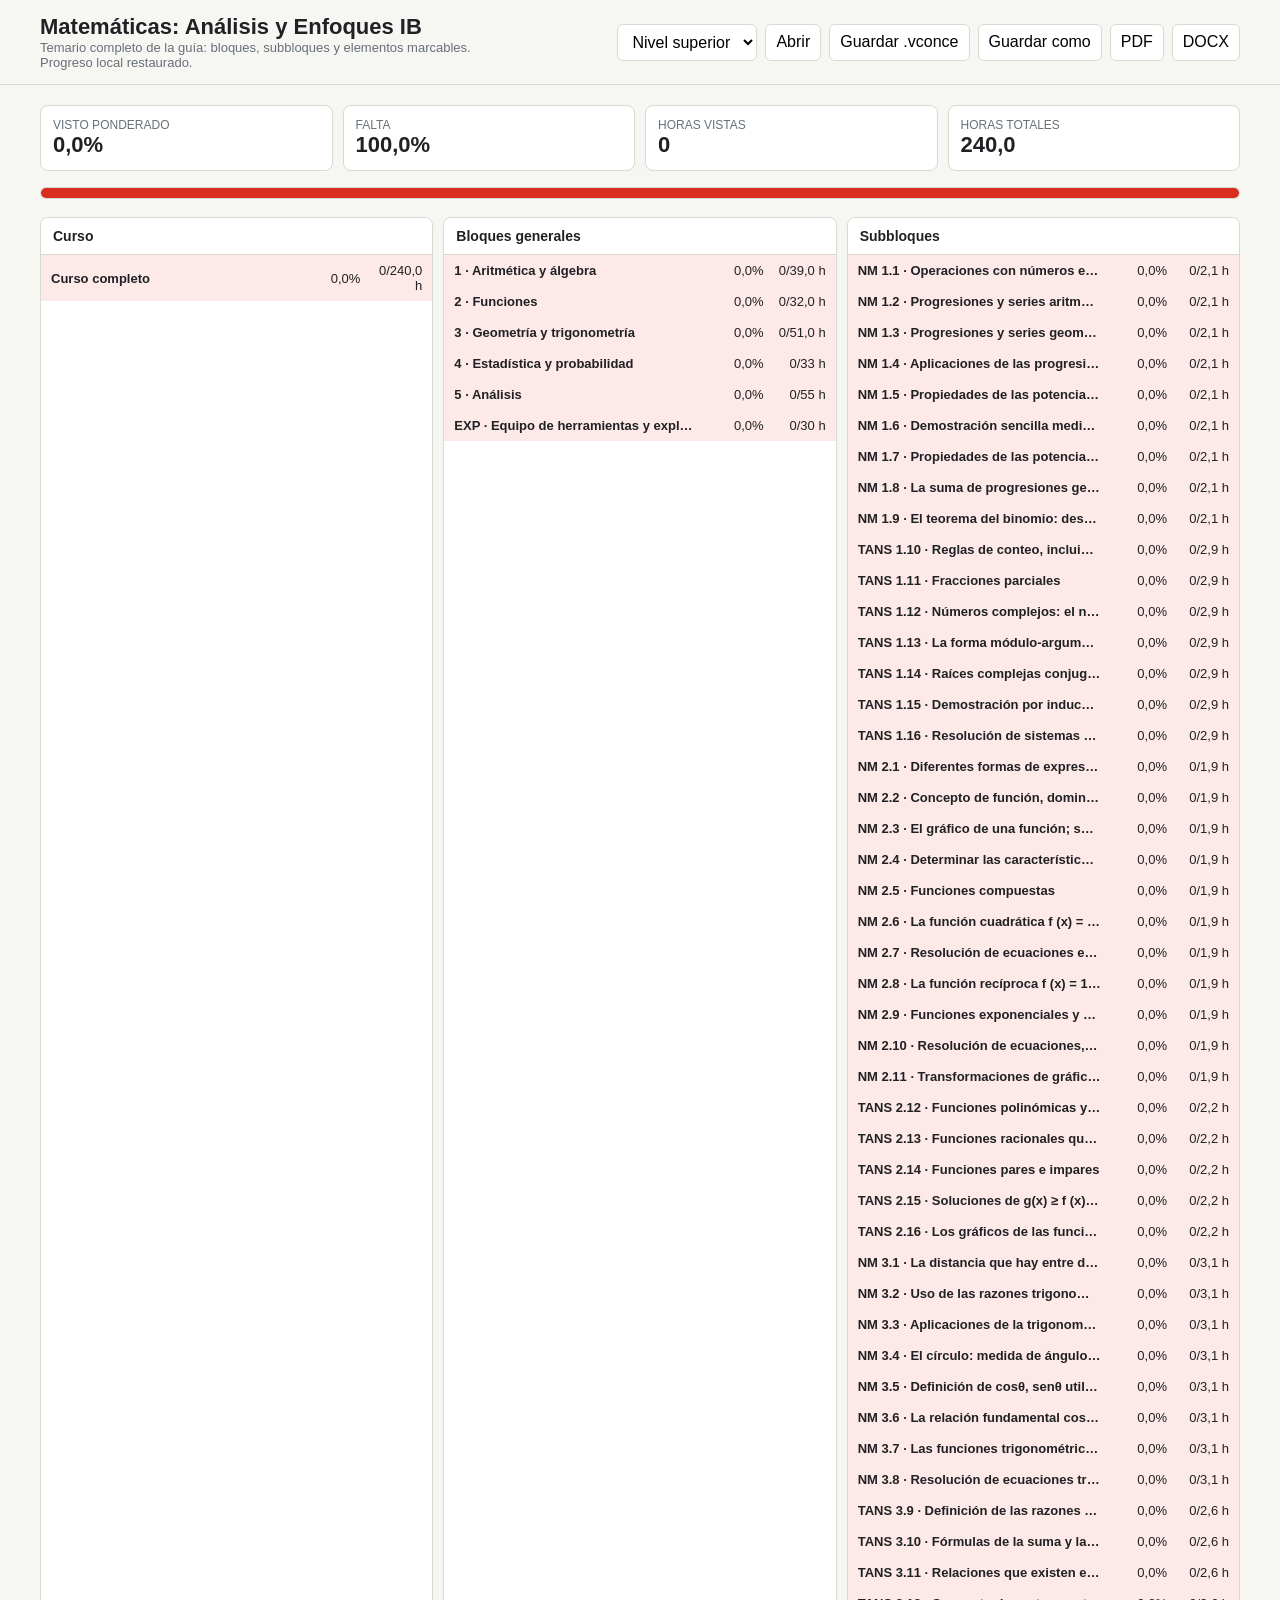
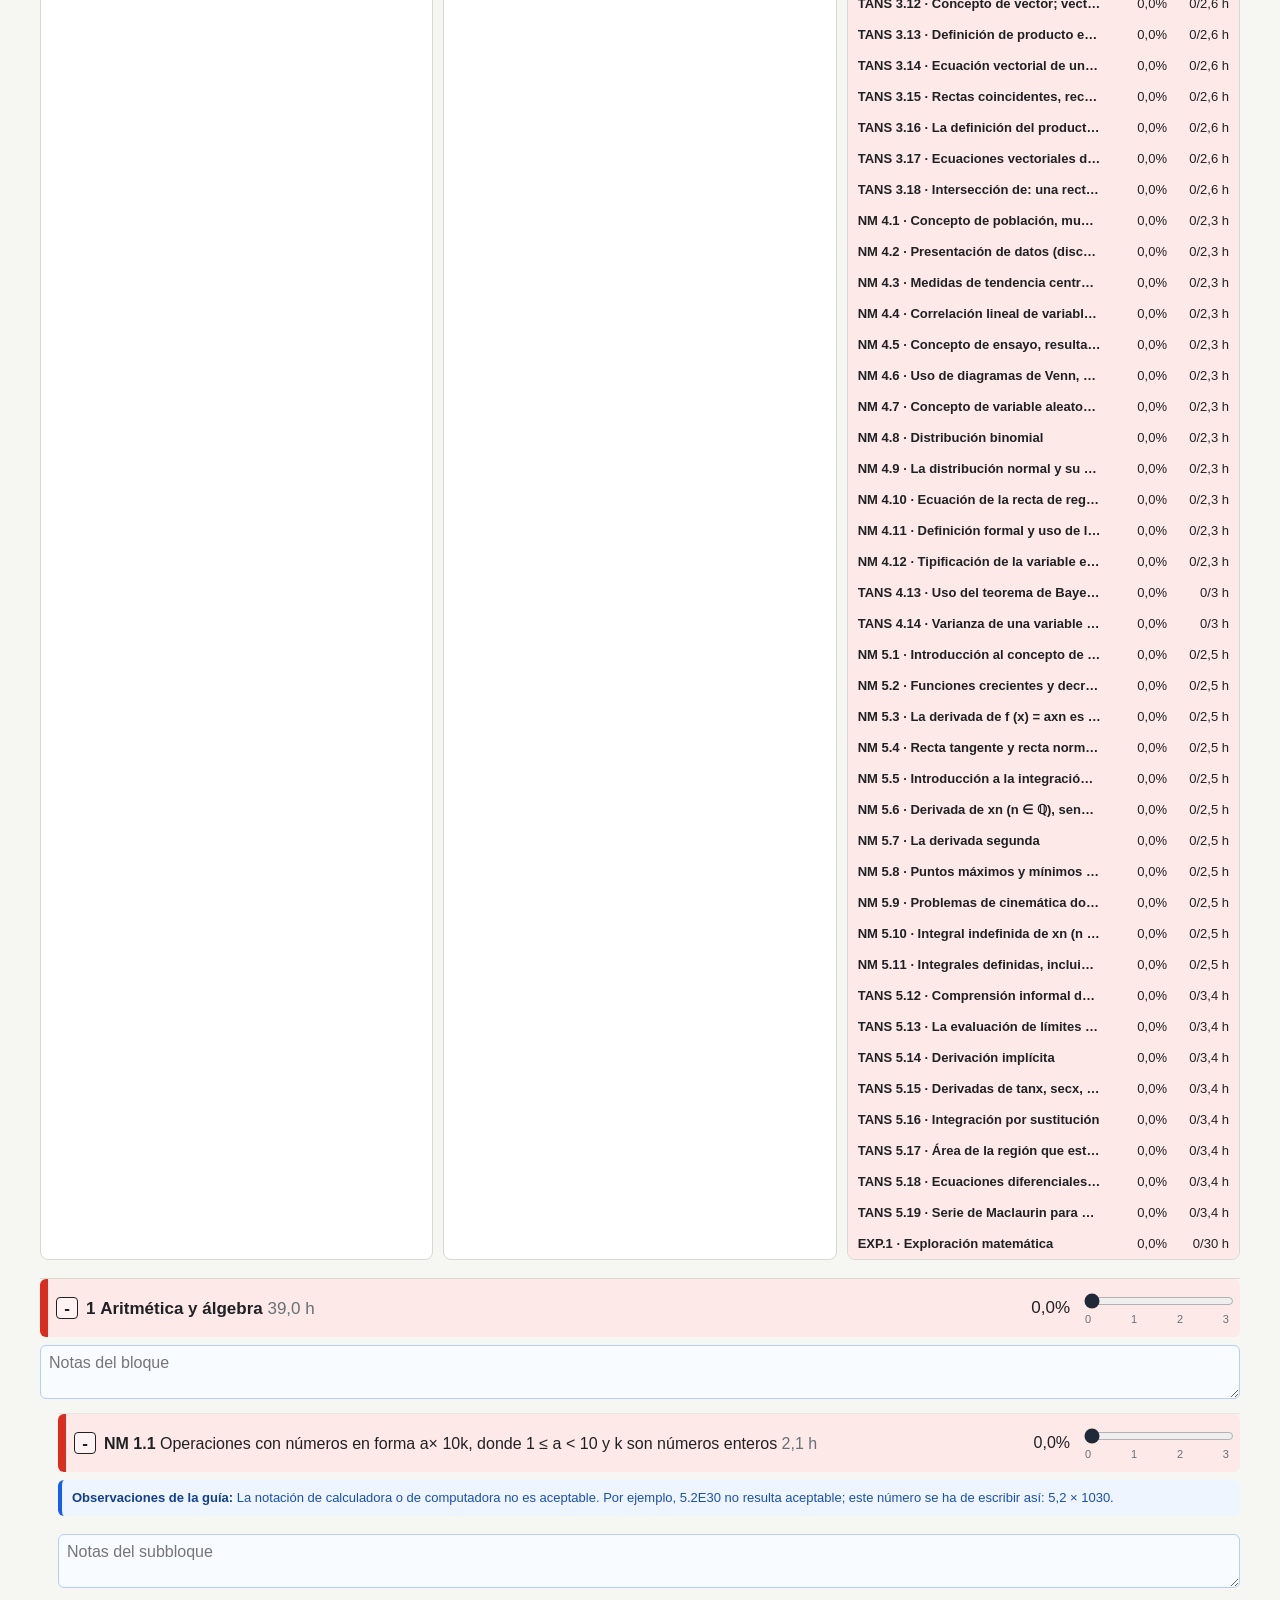
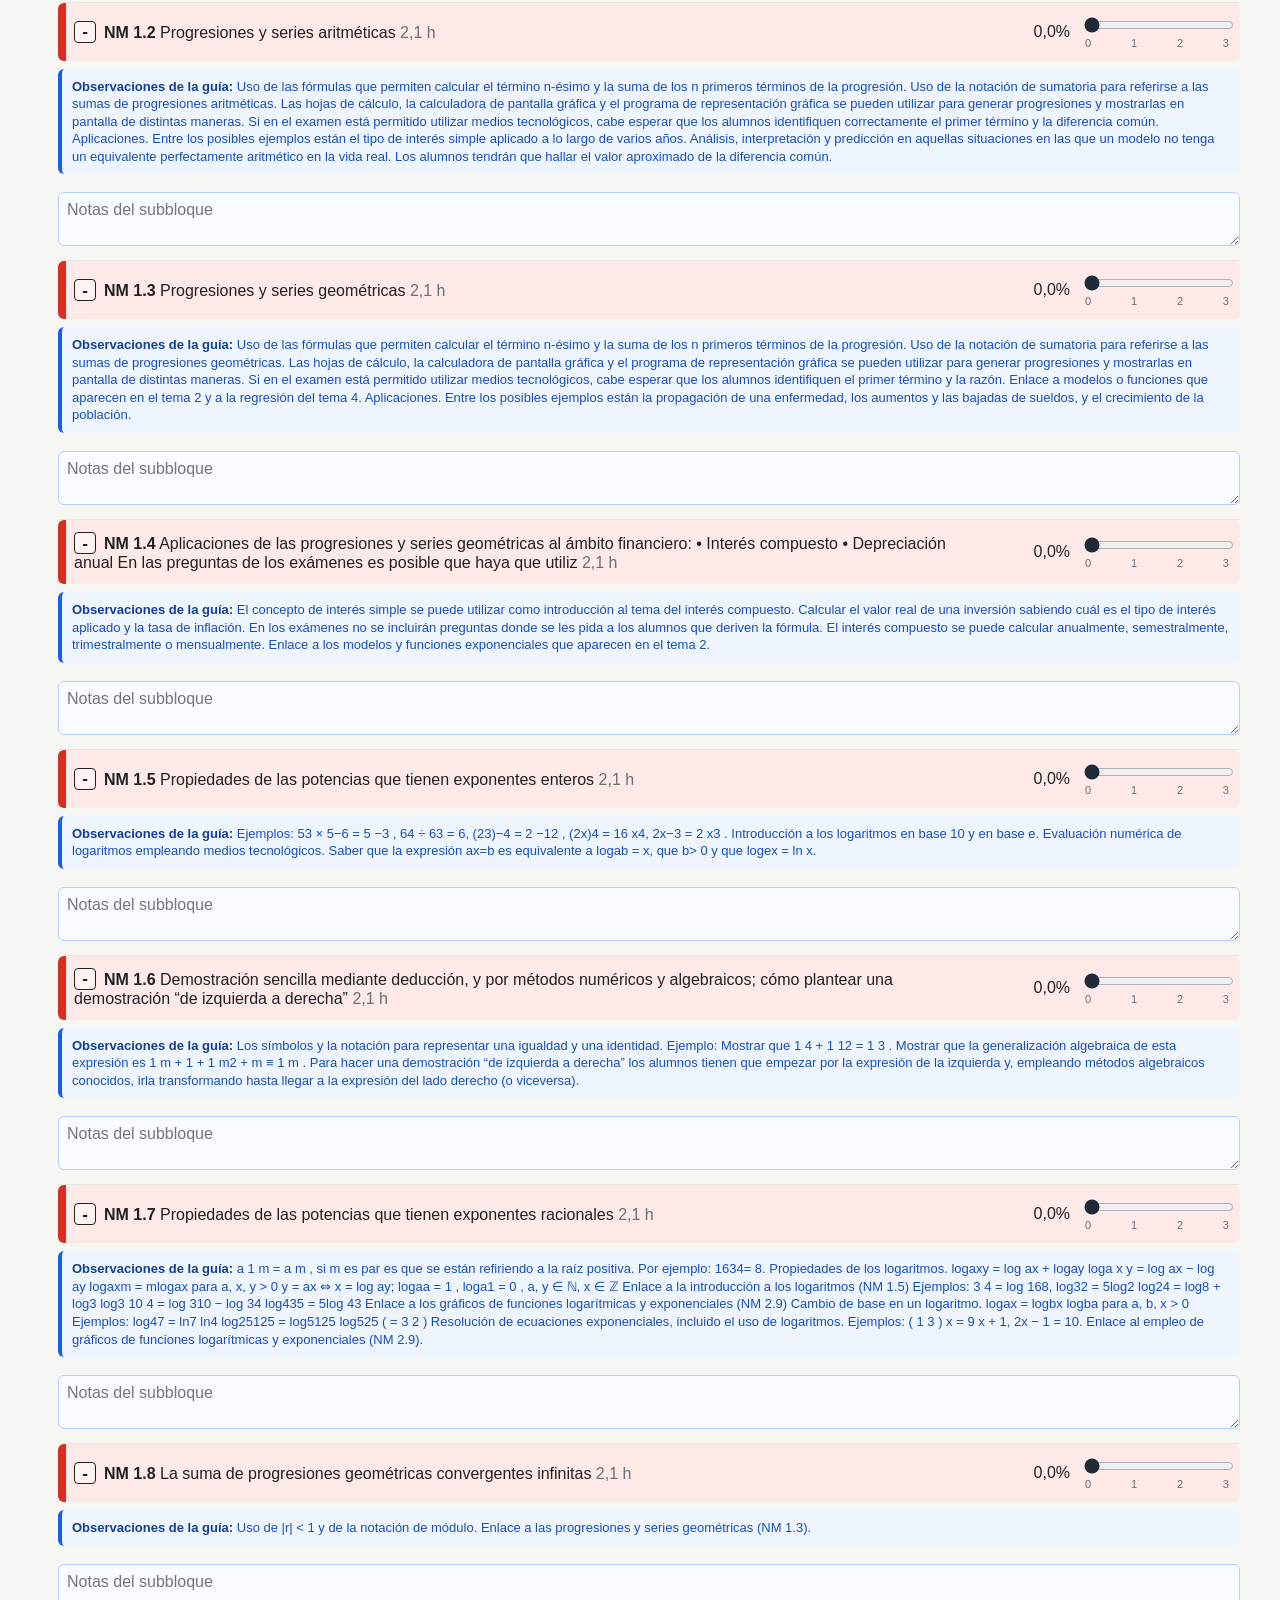
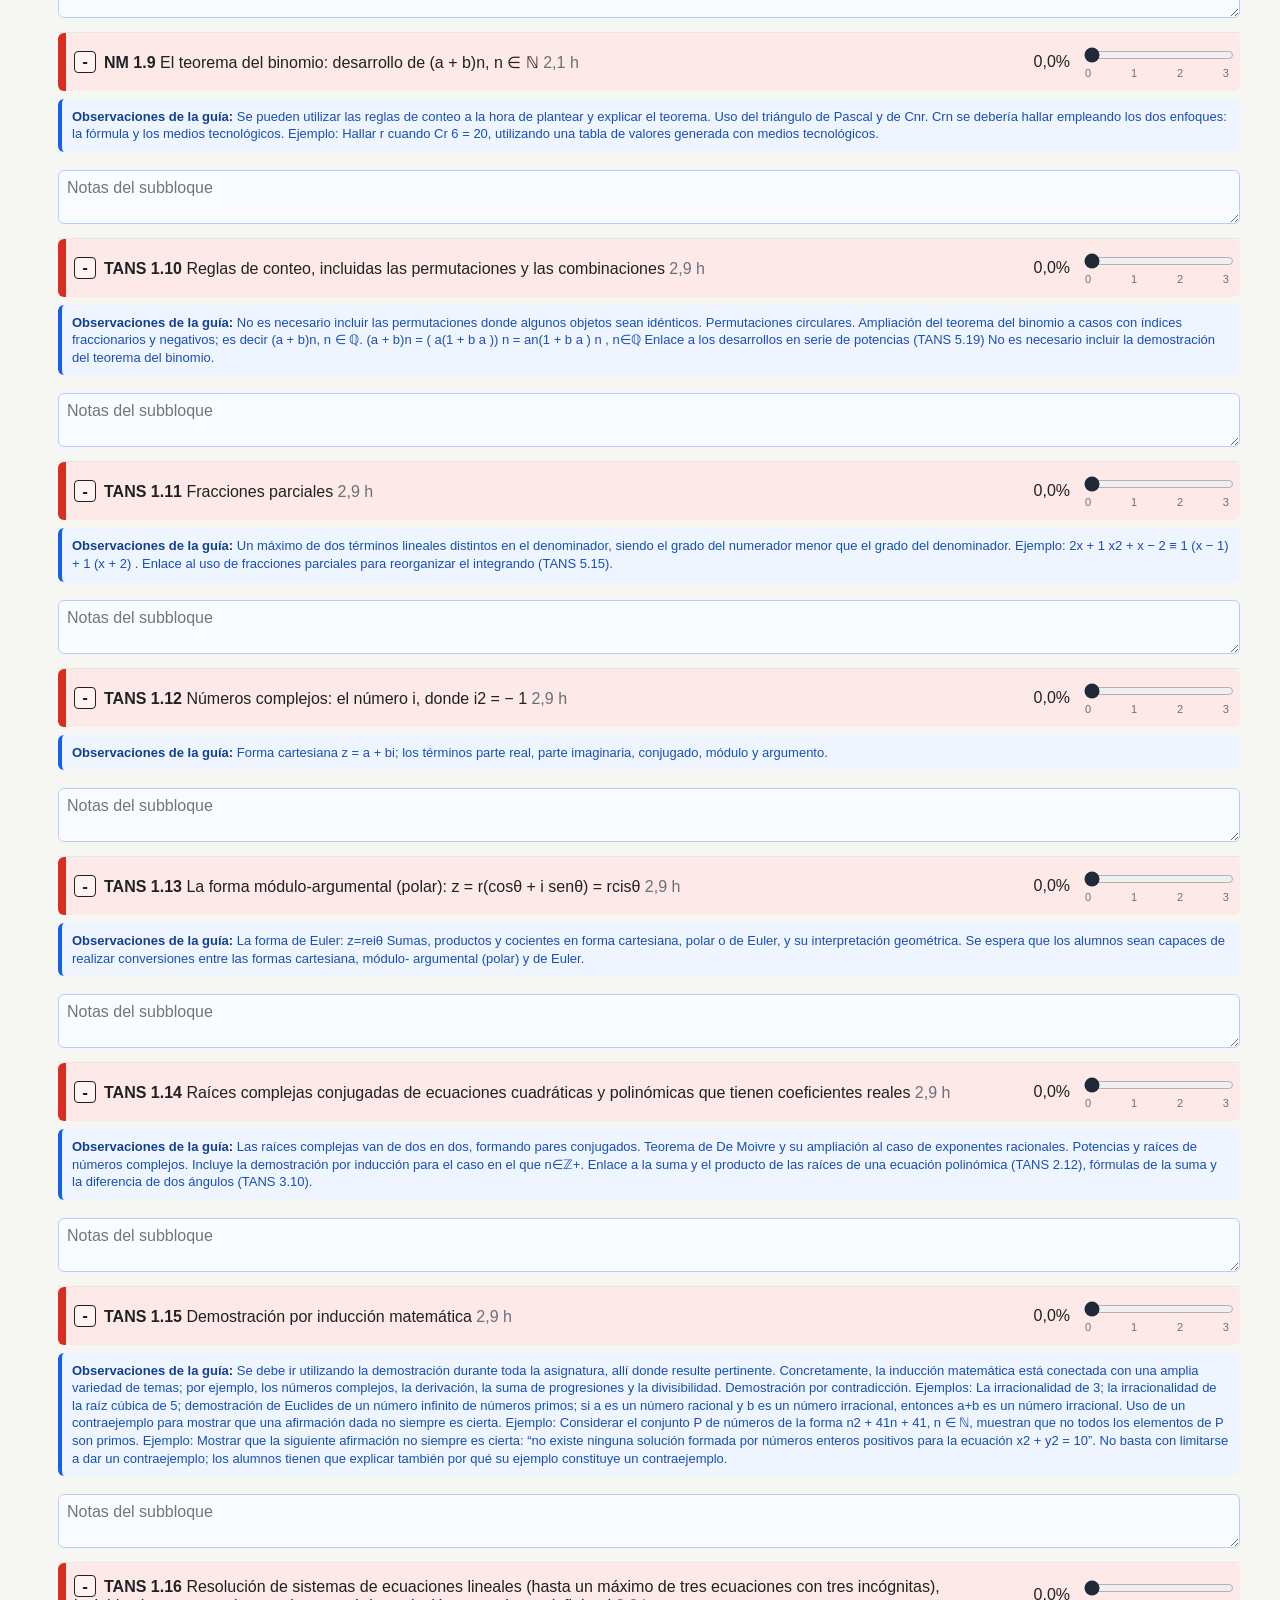
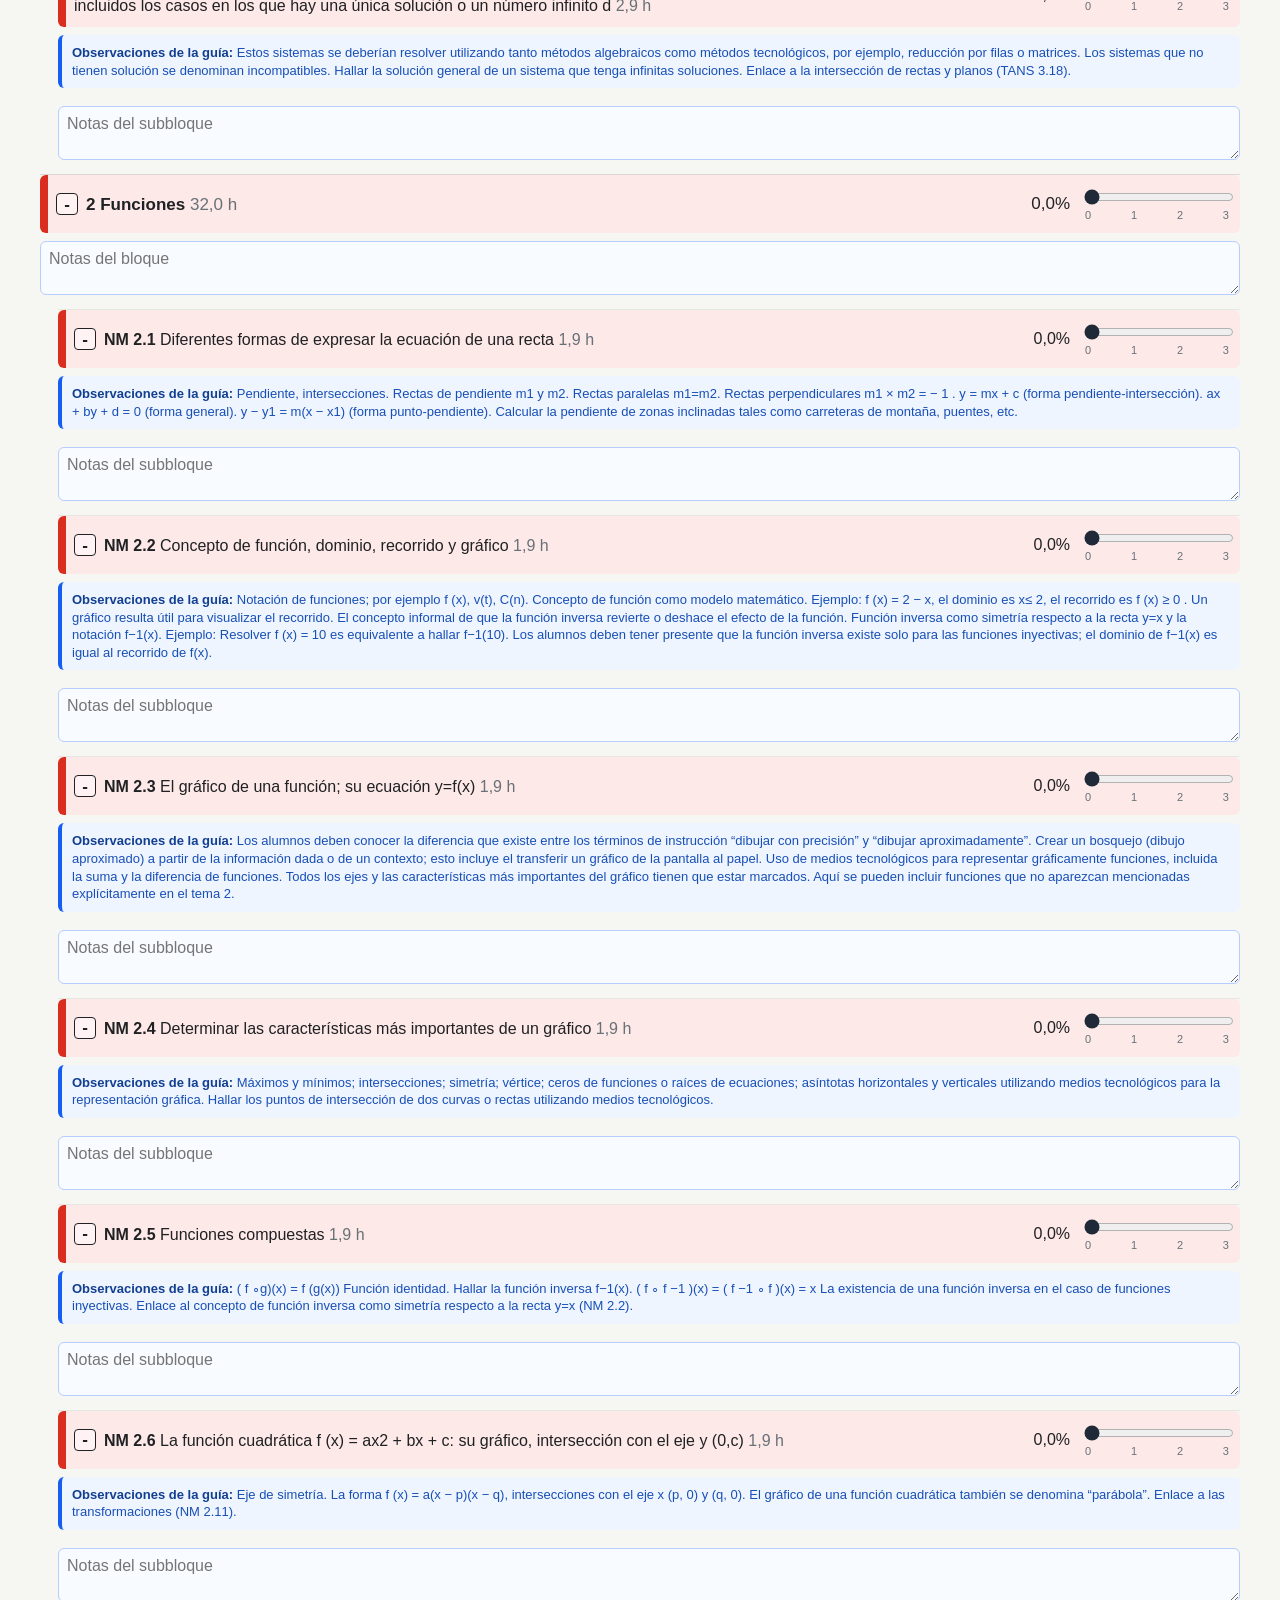
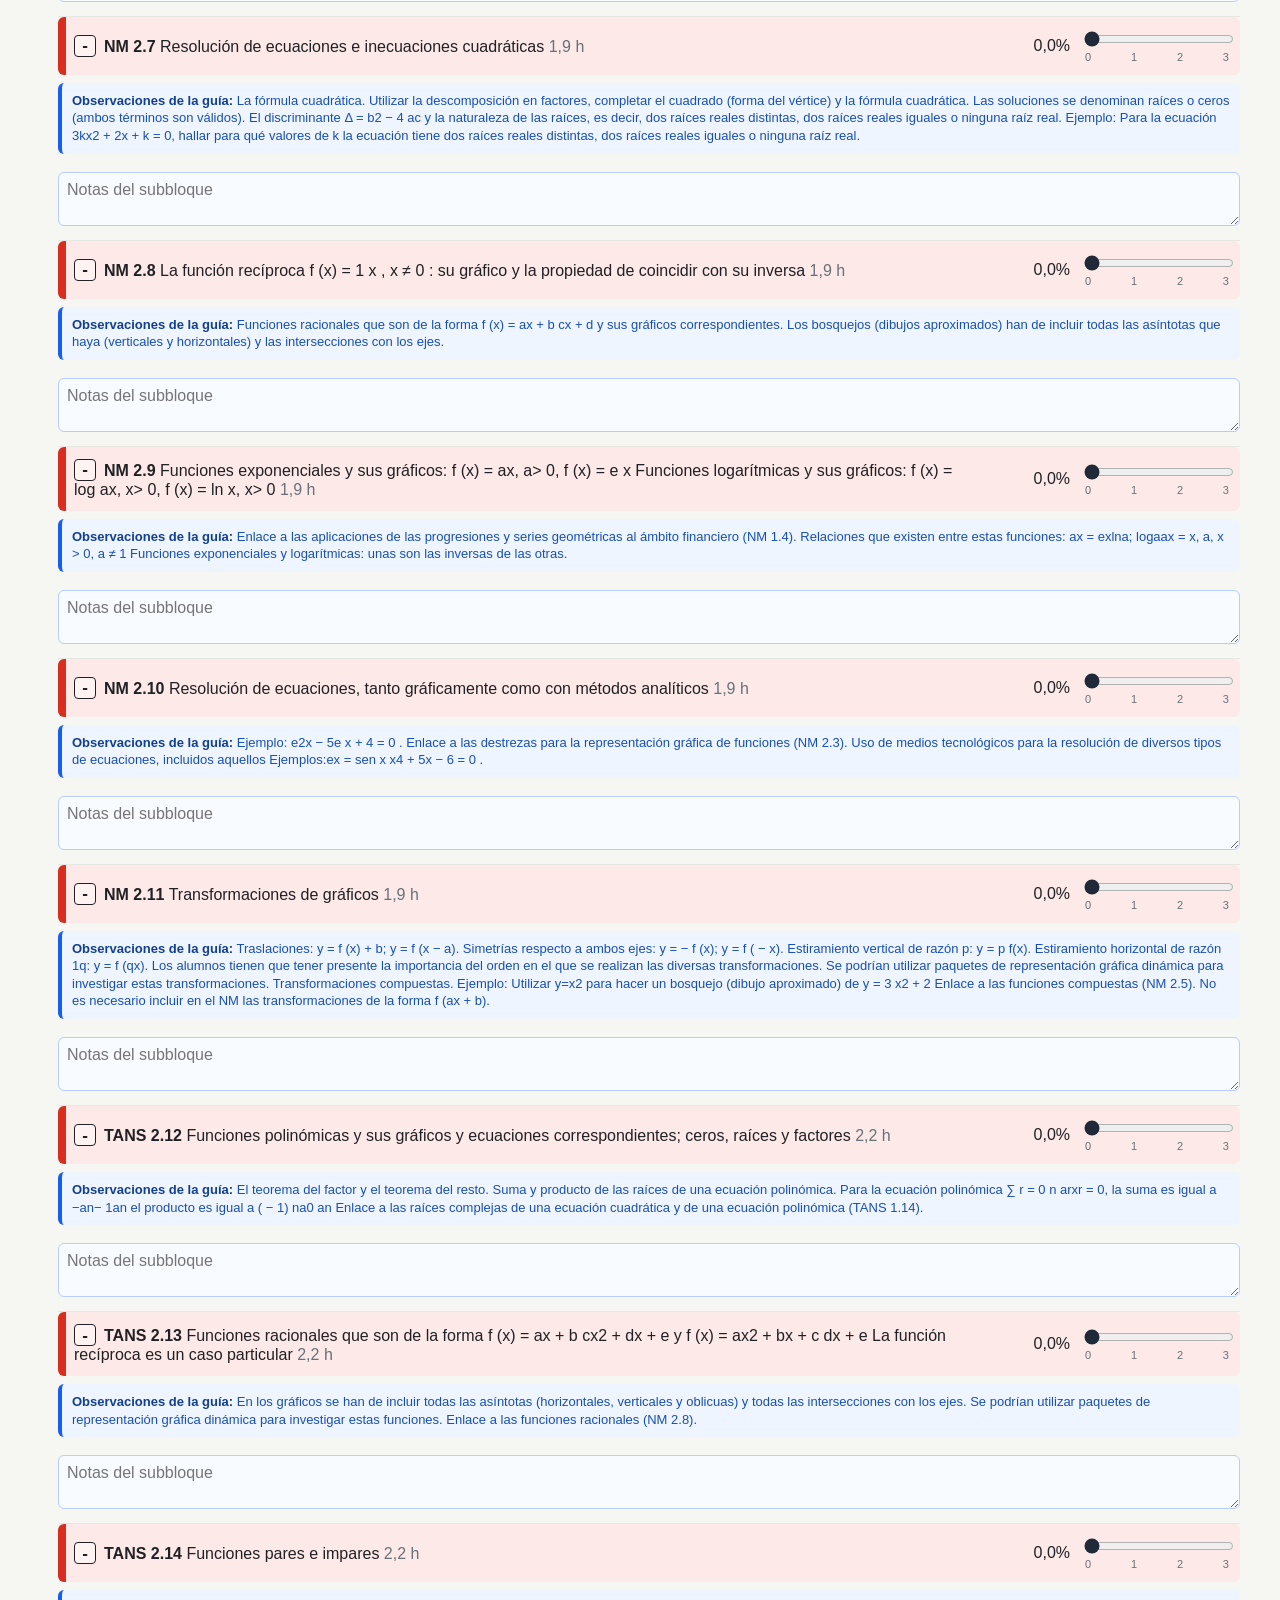
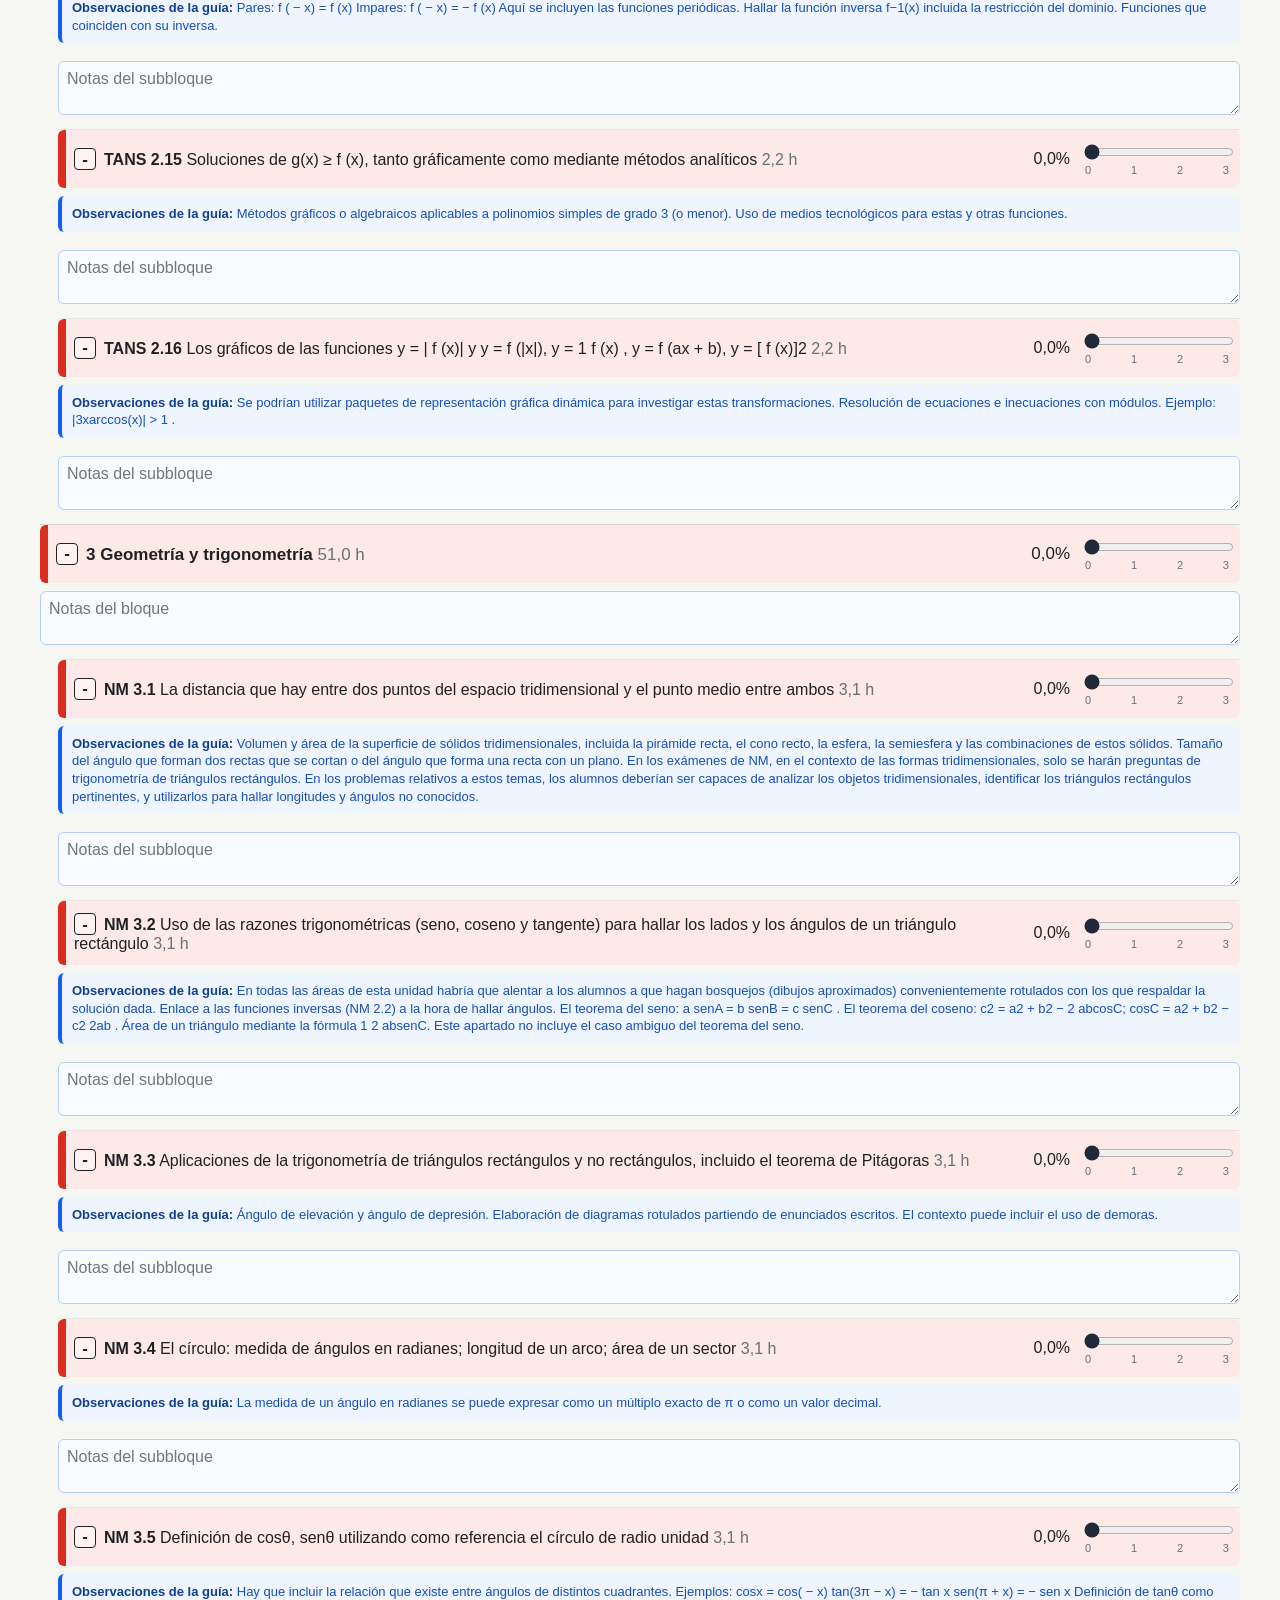
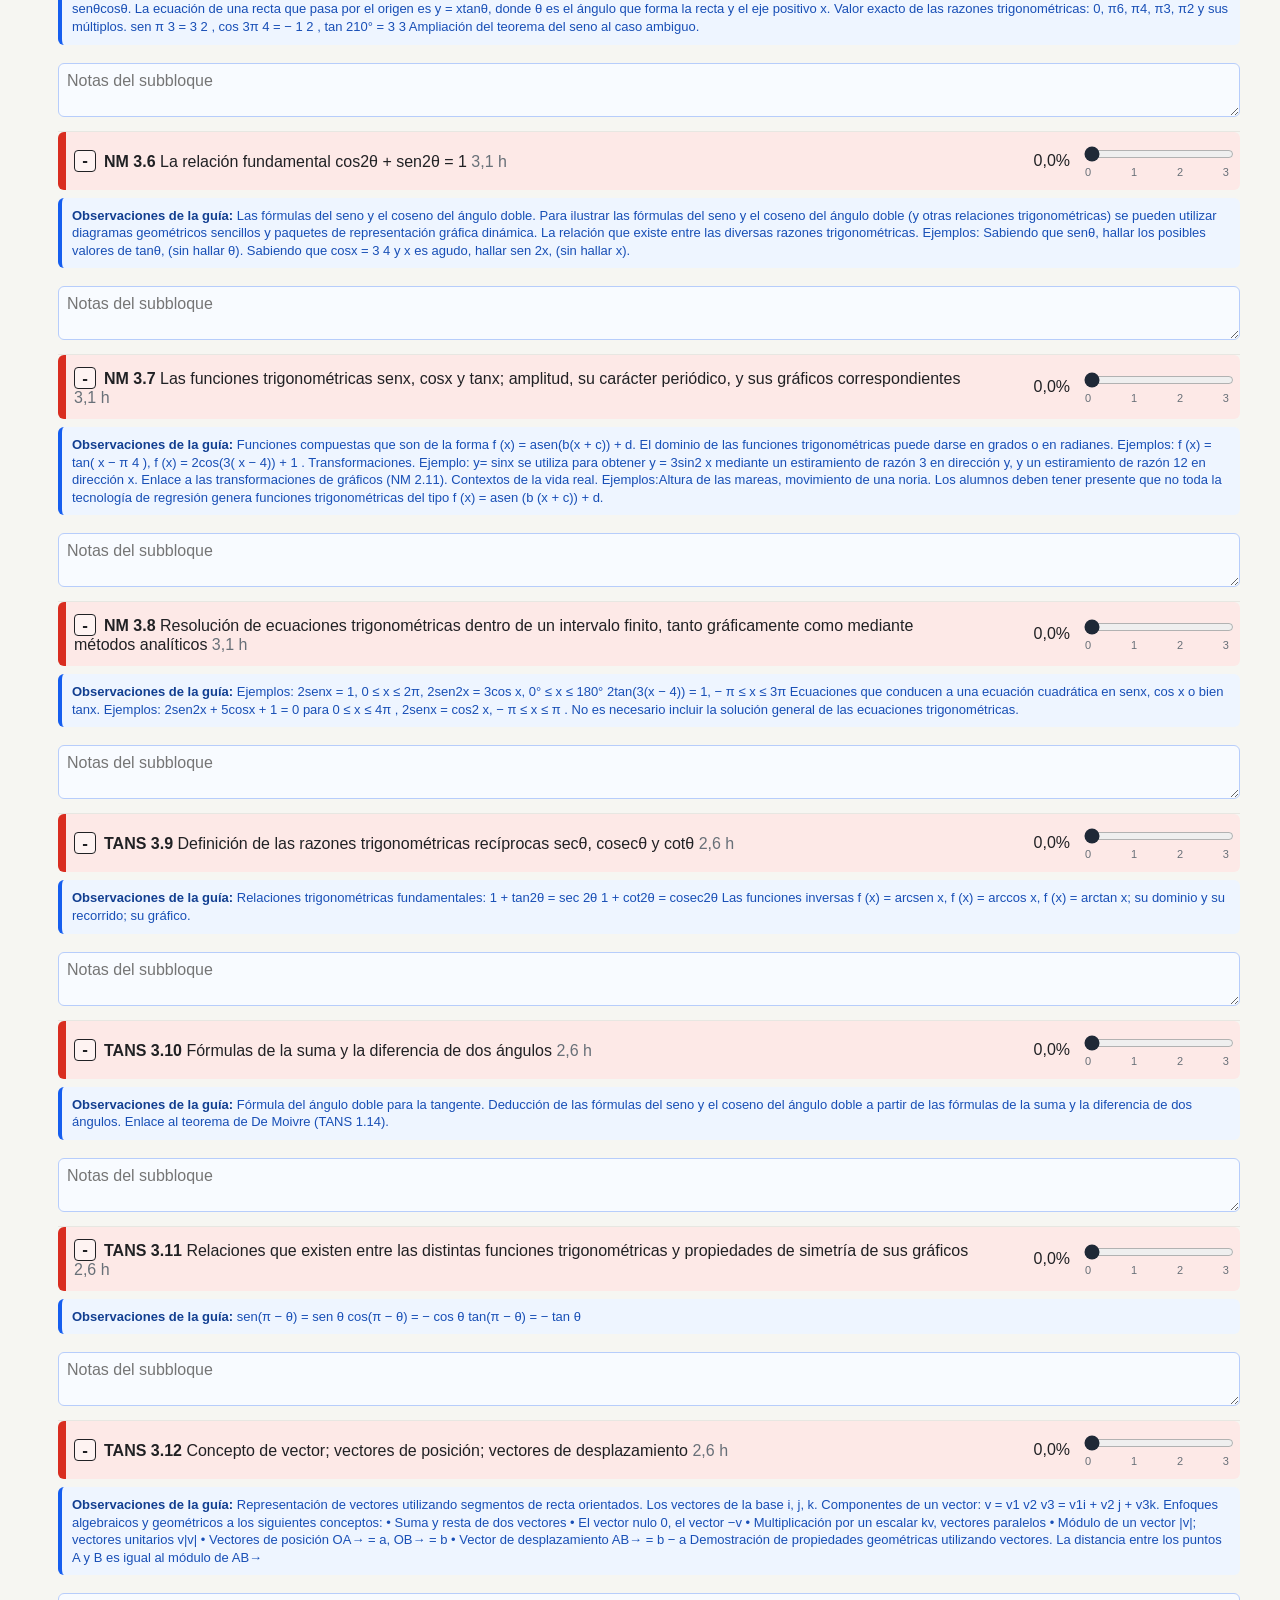
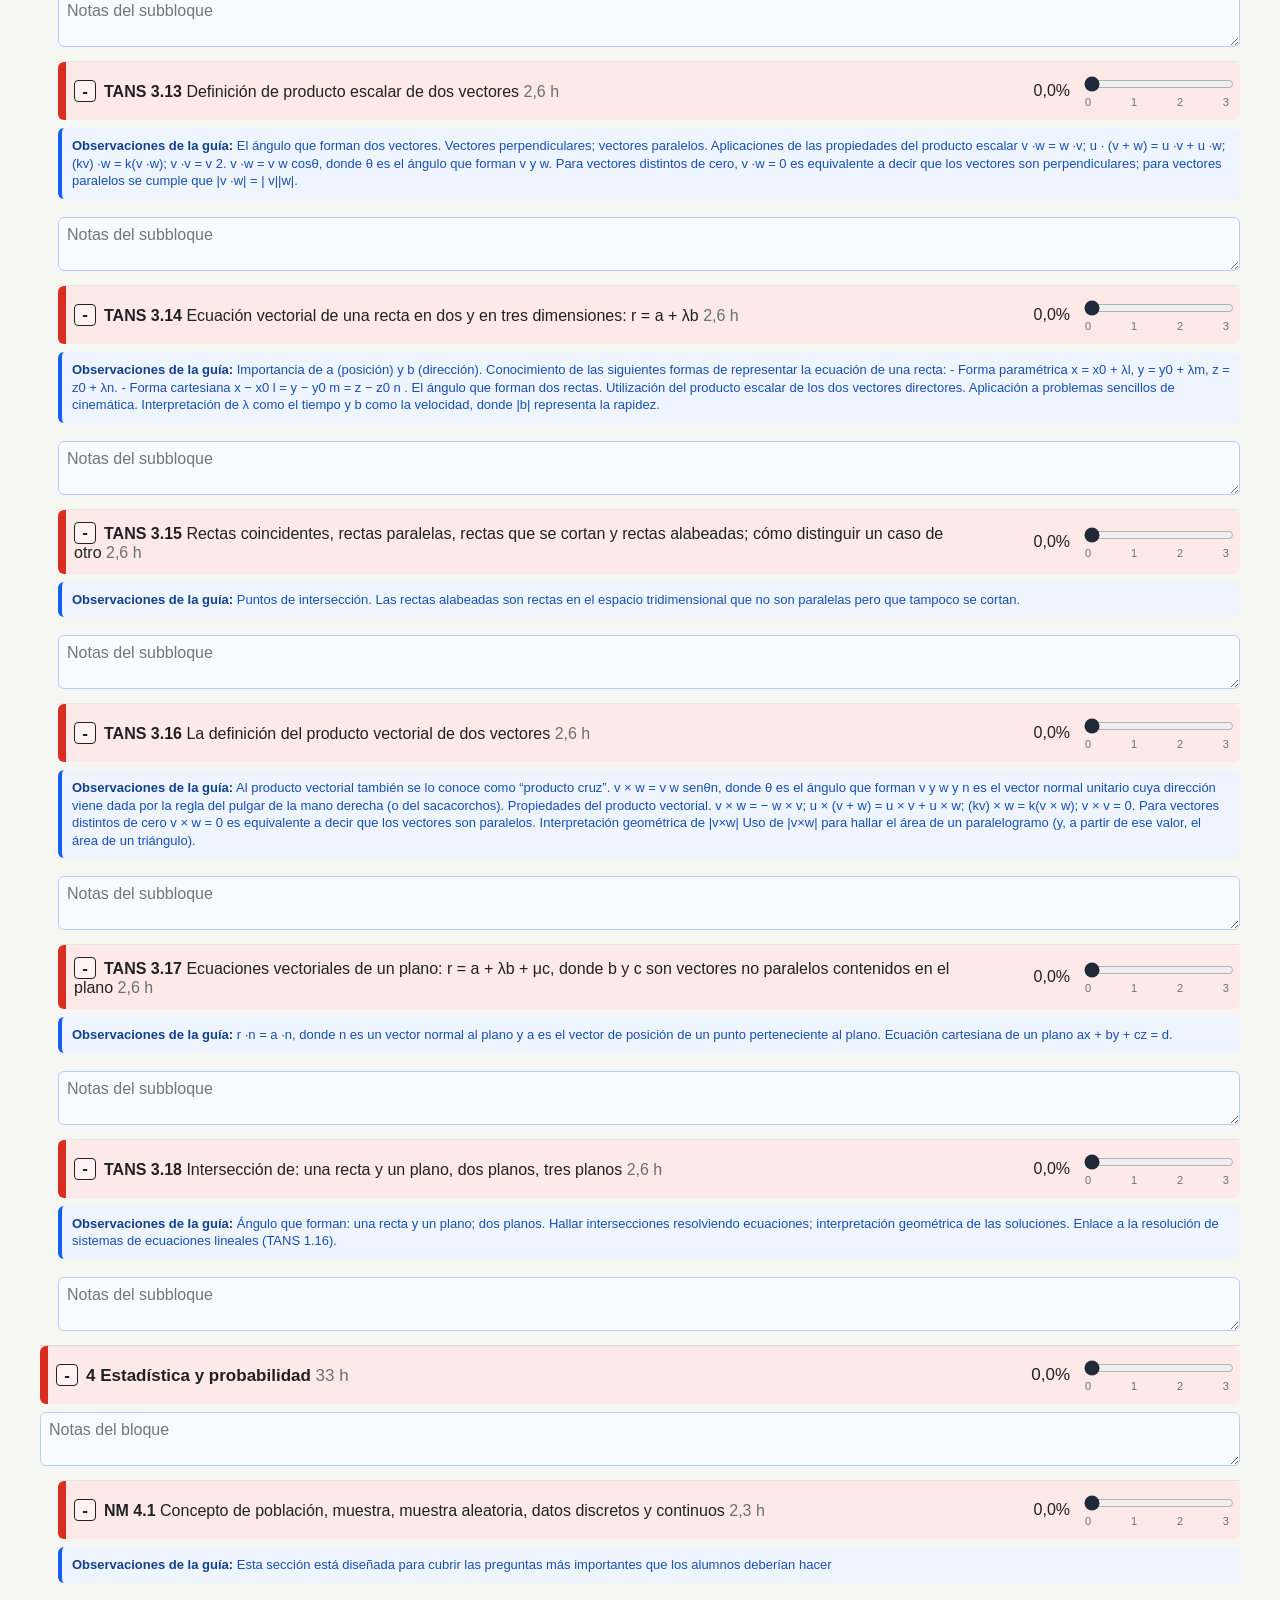
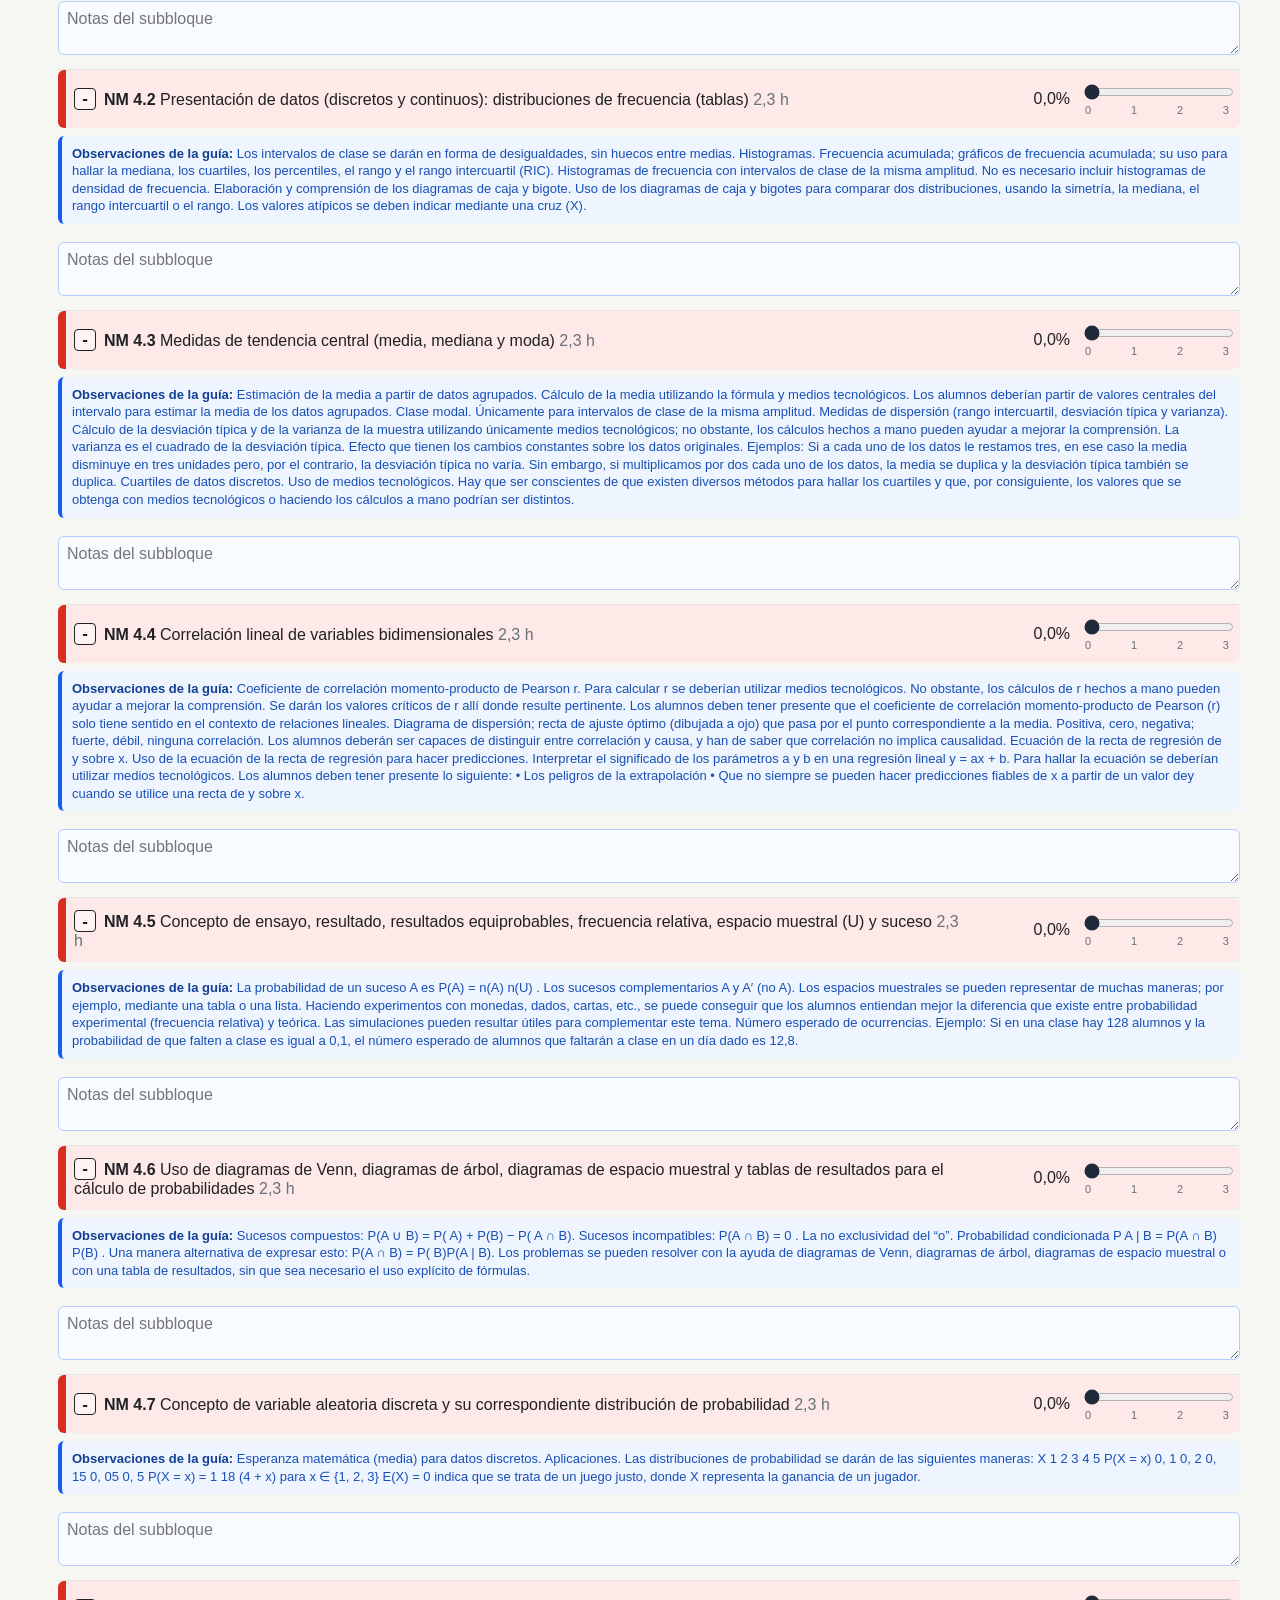
<file: TemarioIB/MAENS/index.html>
<!doctype html>
<html lang="es">
<head>
<meta charset="utf-8">
<meta name="viewport" content="width=device-width, initial-scale=1">
<title>Matemáticas: Análisis y Enfoques IB</title>
<style>
:root{--bg:#f6f6f2;--panel:#fff;--ink:#202124;--muted:#687078;--line:#d9d9d2;--blue:#155eef;--red:#d92d20;--orange:#f79009;--yellow:#e0b400;--green:#039855}
*{box-sizing:border-box}body{margin:0;font-family:Segoe UI,Roboto,Arial,sans-serif;color:var(--ink);background:var(--bg)}header{position:sticky;top:0;background:rgba(246,246,242,.96);border-bottom:1px solid var(--line);z-index:5;backdrop-filter:blur(8px)}.bar,main{max-width:1240px;margin:0 auto;padding:14px 20px}.bar{display:grid;grid-template-columns:1fr auto;gap:14px;align-items:center}h1{font-size:22px;margin:0}.subtitle,.status,.hours,.muted{color:var(--muted)}.subtitle,.status{font-size:13px}.controls{display:flex;gap:8px;flex-wrap:wrap;justify-content:flex-end}button,select{border:1px solid var(--line);background:#fff;border-radius:6px;padding:8px 10px;font:inherit;cursor:pointer}.stats{display:grid;grid-template-columns:repeat(4,minmax(0,1fr));gap:10px;margin:6px 0 16px}.stat{background:var(--panel);border:1px solid var(--line);border-radius:8px;padding:12px}.stat span{display:block;font-size:12px;text-transform:uppercase;color:var(--muted)}.stat b{font-size:22px}.meter{height:12px;border:1px solid var(--line);border-radius:999px;overflow:hidden;display:flex;background:#ecece7;margin-bottom:18px}.s0{background:var(--red)}.s1{background:var(--orange)}.s2{background:var(--yellow)}.s3{background:var(--green)}details{border-top:1px solid var(--line)}summary{cursor:pointer;list-style:none}summary::-webkit-details-marker{display:none}.row{display:grid;grid-template-columns:minmax(0,1fr)86px 150px;gap:12px;align-items:center;padding:12px 0}.topic>.row{font-size:17px}.subblock{margin-left:18px;border-top:1px solid #e7e7e2}.element{margin-left:36px;border-top:1px solid #ecece8;padding:10px 0}.code{font-weight:750}.pct{text-align:right;font-variant-numeric:tabular-nums}.slider{display:grid;gap:2px}.slider input{width:100%;accent-color:#1f2937}.ticks{display:flex;justify-content:space-between;color:var(--muted);font-size:11px;padding:0 3px}.badge{display:inline-block;width:10px;height:10px;border-radius:50%;margin-right:8px}.desc{margin:5px 0 0 18px;color:#3f454c;line-height:1.35;font-size:13px}textarea{width:100%;min-height:50px;margin-top:8px;resize:vertical;border:1px solid #b7cdfb;border-radius:6px;padding:8px;color:var(--blue);font:inherit;background:#f8fbff}.notes{padding-bottom:10px}.levelTag{font-size:11px;color:#fff;background:#4b5563;border-radius:4px;padding:2px 5px;margin-left:6px}@media(max-width:780px){.bar{grid-template-columns:1fr}.controls{justify-content:flex-start}.stats{grid-template-columns:repeat(2,1fr)}.row{grid-template-columns:1fr}.pct{text-align:left}.slider{max-width:280px}.subblock,.element{margin-left:0}}@media print{header .controls{display:none}header{position:static}body{background:#fff}.bar,main{max-width:none}.topic,.subblock,.element{break-inside:avoid}textarea{border:0;background:#fff;color:#0645ad;padding:0;min-height:22px}.desc{color:#222}}
.row{border-radius:6px;padding-left:8px;padding-right:8px;border-left:8px solid transparent}.band0{background:#fde9e7;border-left-color:var(--red)}.band1{background:#fff0d8;border-left-color:var(--orange)}.band2{background:#fff8c7;border-left-color:var(--yellow)}.band3{background:#e6f6ee;border-left-color:var(--green)}.band0 .desc,.band1 .desc,.band2 .desc,.band3 .desc{color:#252b31}.toggle{display:inline-grid;place-items:center;width:22px;height:22px;margin-right:8px;border:1px solid currentColor;border-radius:4px;font-weight:800;font-size:17px;line-height:1;background:rgba(255,255,255,.45)}.toggle::before{content:'+'}details[open]>summary .toggle::before{content:'-'}.blockStats{display:grid;grid-template-columns:repeat(auto-fit,minmax(230px,1fr));gap:10px;margin:0 0 18px}.statGroup{background:var(--panel);border:1px solid var(--line);border-radius:8px;overflow:hidden}.statGroup h2{font-size:14px;margin:0;padding:10px 12px;border-bottom:1px solid var(--line);background:#fff}.statLine{display:grid;grid-template-columns:minmax(0,1fr)58px 54px;gap:8px;align-items:center;padding:8px 10px;border-top:1px solid rgba(255,255,255,.55);font-size:13px}.statLine:first-of-type{border-top:0}.statLine b{overflow:hidden;text-overflow:ellipsis;white-space:nowrap}.statLine span{text-align:right;font-variant-numeric:tabular-nums}.statLink{color:inherit;text-decoration:none;display:contents}.statLink:focus-visible .statLine{outline:2px solid var(--blue);outline-offset:2px}.obs{margin:8px 0 10px 0;padding:9px 10px;border-left:4px solid var(--blue);background:#eef5ff;color:#184fb6;border-radius:6px;font-size:13px;line-height:1.35}.obs b{color:#123f91}.topic,.subblock,.element{scroll-margin-top:110px}</style>
</head>
<body>
<header><div class="bar"><div><h1>Matemáticas: Análisis y Enfoques IB</h1><div class="subtitle">Temario completo de la guía: bloques, subbloques y elementos marcables.</div><div id="status" class="status"></div></div><div class="controls"><select id="level"><option value="NM">Nivel medio</option><option value="NS">Nivel superior</option></select><button id="openBtn">Abrir</button><button id="saveBtn">Guardar .vconce</button><button id="saveAsBtn">Guardar como</button><button id="printBtn">PDF</button><button id="docxBtn">DOCX</button></div></div></header>
<main><section class="stats"><div class="stat"><span>Visto ponderado</span><b id="seenPct">0%</b></div><div class="stat"><span>Falta</span><b id="leftPct">100%</b></div><div class="stat"><span>Horas vistas</span><b id="seenHours">0</b></div><div class="stat"><span>Horas totales</span><b id="totalHours">0</b></div></section><div id="meter" class="meter"></div><section id="blockStats" class="blockStats"></section><section id="topics"></section></main>
<input id="fileInput" type="file" accept=".vconce,application/json" hidden>
<script>
const DATA={"subject": "Matemáticas: Análisis y Enfoques IB", "course": "Guía de Matemáticas: Análisis y Enfoques", "defaultLevel": "NS", "fileKind": "mae-ib-temario", "topics": [{"id": "1", "title": "Aritmética y álgebra", "subblocks": [{"id": "NM 1.1", "title": "Operaciones con números en forma a× 10k, donde 1 ≤ a < 10 y k son números enteros", "nmHours": 2.111111111111111, "nsExtra": 0, "items": [{"id": "NM 1.1", "title": "Operaciones con números en forma a× 10k, donde 1 ≤ a < 10 y k son números enteros", "description": "Operaciones con números en forma a× 10k, donde 1 ≤ a < 10 y k son números enteros. La notación de calculadora o de computadora no es aceptable. Por ejemplo, 5.2E30 no resulta aceptable; este número se ha de escribir así: 5,2 × 1030.", "nmHours": 2.111111111111111, "nsExtra": 0, "level": "NM", "observations": "La notación de calculadora o de computadora no es aceptable. Por ejemplo, 5.2E30 no resulta aceptable; este número se ha de escribir así: 5,2 × 1030."}], "observations": "La notación de calculadora o de computadora no es aceptable. Por ejemplo, 5.2E30 no resulta aceptable; este número se ha de escribir así: 5,2 × 1030."}, {"id": "NM 1.2", "title": "Progresiones y series aritméticas", "nmHours": 2.111111111111111, "nsExtra": 0, "items": [{"id": "NM 1.2", "title": "Progresiones y series aritméticas", "description": "Progresiones y series aritméticas. Uso de las fórmulas que permiten calcular el término n-ésimo y la suma de los n primeros términos de la progresión. Uso de la notación de sumatoria para referirse a las sumas de progresiones aritméticas. Las hojas de cálculo, la calculadora de pantalla gráfica y el programa de representación gráfica se pueden utilizar para generar progresiones y mostrarlas en pantalla de distintas maneras. Si en el examen está permitido utilizar medios tecnológicos, cabe esperar que los alumnos identifiquen correctamente el primer término y la diferencia común. Aplicaciones. Entre los posibles ejemplos están el tipo de interés simple aplicado a lo largo de varios años. Análisis, interpretación y predicción en aquellas situaciones en las que un modelo no tenga un equivalente perfectamente aritmético en la vida real. Los alumnos tendrán que hallar el valor aproximado de la diferencia común.", "nmHours": 2.111111111111111, "nsExtra": 0, "level": "NM", "observations": "Uso de las fórmulas que permiten calcular el término n-ésimo y la suma de los n primeros términos de la progresión. Uso de la notación de sumatoria para referirse a las sumas de progresiones aritméticas. Las hojas de cálculo, la calculadora de pantalla gráfica y el programa de representación gráfica se pueden utilizar para generar progresiones y mostrarlas en pantalla de distintas maneras. Si en el examen está permitido utilizar medios tecnológicos, cabe esperar que los alumnos identifiquen correctamente el primer término y la diferencia común. Aplicaciones. Entre los posibles ejemplos están el tipo de interés simple aplicado a lo largo de varios años. Análisis, interpretación y predicción en aquellas situaciones en las que un modelo no tenga un equivalente perfectamente aritmético en la vida real. Los alumnos tendrán que hallar el valor aproximado de la diferencia común."}], "observations": "Uso de las fórmulas que permiten calcular el término n-ésimo y la suma de los n primeros términos de la progresión. Uso de la notación de sumatoria para referirse a las sumas de progresiones aritméticas. Las hojas de cálculo, la calculadora de pantalla gráfica y el programa de representación gráfica se pueden utilizar para generar progresiones y mostrarlas en pantalla de distintas maneras. Si en el examen está permitido utilizar medios tecnológicos, cabe esperar que los alumnos identifiquen correctamente el primer término y la diferencia común. Aplicaciones. Entre los posibles ejemplos están el tipo de interés simple aplicado a lo largo de varios años. Análisis, interpretación y predicción en aquellas situaciones en las que un modelo no tenga un equivalente perfectamente aritmético en la vida real. Los alumnos tendrán que hallar el valor aproximado de la diferencia común."}, {"id": "NM 1.3", "title": "Progresiones y series geométricas", "nmHours": 2.111111111111111, "nsExtra": 0, "items": [{"id": "NM 1.3", "title": "Progresiones y series geométricas", "description": "Progresiones y series geométricas. Uso de las fórmulas que permiten calcular el término n-ésimo y la suma de los n primeros términos de la progresión. Uso de la notación de sumatoria para referirse a las sumas de progresiones geométricas. Las hojas de cálculo, la calculadora de pantalla gráfica y el programa de representación gráfica se pueden utilizar para generar progresiones y mostrarlas en pantalla de distintas maneras. Si en el examen está permitido utilizar medios tecnológicos, cabe esperar que los alumnos identifiquen el primer término y la razón. Enlace a modelos o funciones que aparecen en el tema 2 y a la regresión del tema 4. Aplicaciones. Entre los posibles ejemplos están la propagación de una enfermedad, los aumentos y las bajadas de sueldos, y el crecimiento de la población.", "nmHours": 2.111111111111111, "nsExtra": 0, "level": "NM", "observations": "Uso de las fórmulas que permiten calcular el término n-ésimo y la suma de los n primeros términos de la progresión. Uso de la notación de sumatoria para referirse a las sumas de progresiones geométricas. Las hojas de cálculo, la calculadora de pantalla gráfica y el programa de representación gráfica se pueden utilizar para generar progresiones y mostrarlas en pantalla de distintas maneras. Si en el examen está permitido utilizar medios tecnológicos, cabe esperar que los alumnos identifiquen el primer término y la razón. Enlace a modelos o funciones que aparecen en el tema 2 y a la regresión del tema 4. Aplicaciones. Entre los posibles ejemplos están la propagación de una enfermedad, los aumentos y las bajadas de sueldos, y el crecimiento de la población."}], "observations": "Uso de las fórmulas que permiten calcular el término n-ésimo y la suma de los n primeros términos de la progresión. Uso de la notación de sumatoria para referirse a las sumas de progresiones geométricas. Las hojas de cálculo, la calculadora de pantalla gráfica y el programa de representación gráfica se pueden utilizar para generar progresiones y mostrarlas en pantalla de distintas maneras. Si en el examen está permitido utilizar medios tecnológicos, cabe esperar que los alumnos identifiquen el primer término y la razón. Enlace a modelos o funciones que aparecen en el tema 2 y a la regresión del tema 4. Aplicaciones. Entre los posibles ejemplos están la propagación de una enfermedad, los aumentos y las bajadas de sueldos, y el crecimiento de la población."}, {"id": "NM 1.4", "title": "Aplicaciones de las progresiones y series geométricas al ámbito financiero: • Interés compuesto • Depreciación anual En las preguntas de los exámenes es posible que haya que utiliz", "nmHours": 2.111111111111111, "nsExtra": 0, "items": [{"id": "NM 1.4", "title": "Aplicaciones de las progresiones y series geométricas al ámbito financiero: • Interés compuesto • Depreciación anual En las preguntas de los exámenes es posible que haya que utiliz", "description": "Aplicaciones de las progresiones y series geométricas al ámbito financiero: • Interés compuesto • Depreciación anual En las preguntas de los exámenes es posible que haya que utilizar medios tecnológicos, incluidos paquetes de aplicaciones financieras integrados. El concepto de interés simple se puede utilizar como introducción al tema del interés compuesto. Calcular el valor real de una inversión sabiendo cuál es el tipo de interés aplicado y la tasa de inflación. En los exámenes no se incluirán preguntas donde se les pida a los alumnos que deriven la fórmula. El interés compuesto se puede calcular anualmente, semestralmente, trimestralmente o mensualmente. Enlace a los modelos y funciones exponenciales que aparecen en el tema 2.", "nmHours": 2.111111111111111, "nsExtra": 0, "level": "NM", "observations": "El concepto de interés simple se puede utilizar como introducción al tema del interés compuesto. Calcular el valor real de una inversión sabiendo cuál es el tipo de interés aplicado y la tasa de inflación. En los exámenes no se incluirán preguntas donde se les pida a los alumnos que deriven la fórmula. El interés compuesto se puede calcular anualmente, semestralmente, trimestralmente o mensualmente. Enlace a los modelos y funciones exponenciales que aparecen en el tema 2."}], "observations": "El concepto de interés simple se puede utilizar como introducción al tema del interés compuesto. Calcular el valor real de una inversión sabiendo cuál es el tipo de interés aplicado y la tasa de inflación. En los exámenes no se incluirán preguntas donde se les pida a los alumnos que deriven la fórmula. El interés compuesto se puede calcular anualmente, semestralmente, trimestralmente o mensualmente. Enlace a los modelos y funciones exponenciales que aparecen en el tema 2."}, {"id": "NM 1.5", "title": "Propiedades de las potencias que tienen exponentes enteros", "nmHours": 2.111111111111111, "nsExtra": 0, "items": [{"id": "NM 1.5", "title": "Propiedades de las potencias que tienen exponentes enteros", "description": "Propiedades de las potencias que tienen exponentes enteros. Ejemplos: 53 × 5−6 = 5 −3 , 64 ÷ 63 = 6, (23)−4 = 2 −12 , (2x)4 = 16 x4, 2x−3 = 2 x3 . Introducción a los logaritmos en base 10 y en base e. Evaluación numérica de logaritmos empleando medios tecnológicos. Saber que la expresión ax=b es equivalente a logab = x, que b> 0 y que logex = ln x.", "nmHours": 2.111111111111111, "nsExtra": 0, "level": "NM", "observations": "Ejemplos: 53 × 5−6 = 5 −3 , 64 ÷ 63 = 6, (23)−4 = 2 −12 , (2x)4 = 16 x4, 2x−3 = 2 x3 . Introducción a los logaritmos en base 10 y en base e. Evaluación numérica de logaritmos empleando medios tecnológicos. Saber que la expresión ax=b es equivalente a logab = x, que b> 0 y que logex = ln x."}], "observations": "Ejemplos: 53 × 5−6 = 5 −3 , 64 ÷ 63 = 6, (23)−4 = 2 −12 , (2x)4 = 16 x4, 2x−3 = 2 x3 . Introducción a los logaritmos en base 10 y en base e. Evaluación numérica de logaritmos empleando medios tecnológicos. Saber que la expresión ax=b es equivalente a logab = x, que b> 0 y que logex = ln x."}, {"id": "NM 1.6", "title": "Demostración sencilla mediante deducción, y por métodos numéricos y algebraicos; cómo plantear una demostración “de izquierda a derecha”", "nmHours": 2.111111111111111, "nsExtra": 0, "items": [{"id": "NM 1.6", "title": "Demostración sencilla mediante deducción, y por métodos numéricos y algebraicos; cómo plantear una demostración “de izquierda a derecha”", "description": "Demostración sencilla mediante deducción, y por métodos numéricos y algebraicos; cómo plantear una demostración “de izquierda a derecha”. Los símbolos y la notación para representar una igualdad y una identidad. Ejemplo: Mostrar que 1 4 + 1 12 = 1 3 . Mostrar que la generalización algebraica de esta expresión es 1 m + 1 + 1 m2 + m ≡ 1 m . Para hacer una demostración “de izquierda a derecha” los alumnos tienen que empezar por la expresión de la izquierda y, empleando métodos algebraicos conocidos, irla transformando hasta llegar a la expresión del lado derecho (o viceversa).", "nmHours": 2.111111111111111, "nsExtra": 0, "level": "NM", "observations": "Los símbolos y la notación para representar una igualdad y una identidad. Ejemplo: Mostrar que 1 4 + 1 12 = 1 3 . Mostrar que la generalización algebraica de esta expresión es 1 m + 1 + 1 m2 + m ≡ 1 m . Para hacer una demostración “de izquierda a derecha” los alumnos tienen que empezar por la expresión de la izquierda y, empleando métodos algebraicos conocidos, irla transformando hasta llegar a la expresión del lado derecho (o viceversa)."}], "observations": "Los símbolos y la notación para representar una igualdad y una identidad. Ejemplo: Mostrar que 1 4 + 1 12 = 1 3 . Mostrar que la generalización algebraica de esta expresión es 1 m + 1 + 1 m2 + m ≡ 1 m . Para hacer una demostración “de izquierda a derecha” los alumnos tienen que empezar por la expresión de la izquierda y, empleando métodos algebraicos conocidos, irla transformando hasta llegar a la expresión del lado derecho (o viceversa)."}, {"id": "NM 1.7", "title": "Propiedades de las potencias que tienen exponentes racionales", "nmHours": 2.111111111111111, "nsExtra": 0, "items": [{"id": "NM 1.7", "title": "Propiedades de las potencias que tienen exponentes racionales", "description": "Propiedades de las potencias que tienen exponentes racionales. a 1 m = a m , si m es par es que se están refiriendo a la raíz positiva. Por ejemplo: 1634= 8. Propiedades de los logaritmos. logaxy = log ax + logay loga x y = log ax − log ay logaxm = mlogax para a, x, y > 0 y = ax ⇔ x = log ay; logaa = 1 , loga1 = 0 , a, y ∈ ℕ, x ∈ ℤ Enlace a la introducción a los logaritmos (NM 1.5) Ejemplos: 3 4 = log 168, log32 = 5log2 log24 = log8 + log3 log3 10 4 = log 310 − log 34 log435 = 5log 43 Enlace a los gráficos de funciones logarítmicas y exponenciales (NM 2.9) Cambio de base en un logaritmo. logax = logbx logba para a, b, x > 0 Ejemplos: log47 = ln7 ln4 log25125 = log5125 log525 ( = 3 2 ) Resolución de ecuaciones exponenciales, incluido el uso de logaritmos. Ejemplos: ( 1 3 ) x = 9 x + 1, 2x − 1 = 10. Enlace al empleo de gráficos de funciones logarítmicas y exponenciales (NM 2.9).", "nmHours": 2.111111111111111, "nsExtra": 0, "level": "NM", "observations": "a 1 m = a m , si m es par es que se están refiriendo a la raíz positiva. Por ejemplo: 1634= 8. Propiedades de los logaritmos. logaxy = log ax + logay loga x y = log ax − log ay logaxm = mlogax para a, x, y > 0 y = ax ⇔ x = log ay; logaa = 1 , loga1 = 0 , a, y ∈ ℕ, x ∈ ℤ Enlace a la introducción a los logaritmos (NM 1.5) Ejemplos: 3 4 = log 168, log32 = 5log2 log24 = log8 + log3 log3 10 4 = log 310 − log 34 log435 = 5log 43 Enlace a los gráficos de funciones logarítmicas y exponenciales (NM 2.9) Cambio de base en un logaritmo. logax = logbx logba para a, b, x > 0 Ejemplos: log47 = ln7 ln4 log25125 = log5125 log525 ( = 3 2 ) Resolución de ecuaciones exponenciales, incluido el uso de logaritmos. Ejemplos: ( 1 3 ) x = 9 x + 1, 2x − 1 = 10. Enlace al empleo de gráficos de funciones logarítmicas y exponenciales (NM 2.9)."}], "observations": "a 1 m = a m , si m es par es que se están refiriendo a la raíz positiva. Por ejemplo: 1634= 8. Propiedades de los logaritmos. logaxy = log ax + logay loga x y = log ax − log ay logaxm = mlogax para a, x, y > 0 y = ax ⇔ x = log ay; logaa = 1 , loga1 = 0 , a, y ∈ ℕ, x ∈ ℤ Enlace a la introducción a los logaritmos (NM 1.5) Ejemplos: 3 4 = log 168, log32 = 5log2 log24 = log8 + log3 log3 10 4 = log 310 − log 34 log435 = 5log 43 Enlace a los gráficos de funciones logarítmicas y exponenciales (NM 2.9) Cambio de base en un logaritmo. logax = logbx logba para a, b, x > 0 Ejemplos: log47 = ln7 ln4 log25125 = log5125 log525 ( = 3 2 ) Resolución de ecuaciones exponenciales, incluido el uso de logaritmos. Ejemplos: ( 1 3 ) x = 9 x + 1, 2x − 1 = 10. Enlace al empleo de gráficos de funciones logarítmicas y exponenciales (NM 2.9)."}, {"id": "NM 1.8", "title": "La suma de progresiones geométricas convergentes infinitas", "nmHours": 2.111111111111111, "nsExtra": 0, "items": [{"id": "NM 1.8", "title": "La suma de progresiones geométricas convergentes infinitas", "description": "La suma de progresiones geométricas convergentes infinitas. Uso de |r| < 1 y de la notación de módulo. Enlace a las progresiones y series geométricas (NM 1.3).", "nmHours": 2.111111111111111, "nsExtra": 0, "level": "NM", "observations": "Uso de |r| < 1 y de la notación de módulo. Enlace a las progresiones y series geométricas (NM 1.3)."}], "observations": "Uso de |r| < 1 y de la notación de módulo. Enlace a las progresiones y series geométricas (NM 1.3)."}, {"id": "NM 1.9", "title": "El teorema del binomio: desarrollo de (a + b)n, n ∈ ℕ", "nmHours": 2.111111111111111, "nsExtra": 0, "items": [{"id": "NM 1.9", "title": "El teorema del binomio: desarrollo de (a + b)n, n ∈ ℕ", "description": "El teorema del binomio: desarrollo de (a + b)n, n ∈ ℕ. Se pueden utilizar las reglas de conteo a la hora de plantear y explicar el teorema. Uso del triángulo de Pascal y de Cnr. Crn se debería hallar empleando los dos enfoques: la fórmula y los medios tecnológicos. Ejemplo: Hallar r cuando Cr 6 = 20, utilizando una tabla de valores generada con medios tecnológicos.", "nmHours": 2.111111111111111, "nsExtra": 0, "level": "NM", "observations": "Se pueden utilizar las reglas de conteo a la hora de plantear y explicar el teorema. Uso del triángulo de Pascal y de Cnr. Crn se debería hallar empleando los dos enfoques: la fórmula y los medios tecnológicos. Ejemplo: Hallar r cuando Cr 6 = 20, utilizando una tabla de valores generada con medios tecnológicos."}], "observations": "Se pueden utilizar las reglas de conteo a la hora de plantear y explicar el teorema. Uso del triángulo de Pascal y de Cnr. Crn se debería hallar empleando los dos enfoques: la fórmula y los medios tecnológicos. Ejemplo: Hallar r cuando Cr 6 = 20, utilizando una tabla de valores generada con medios tecnológicos."}, {"id": "TANS 1.10", "title": "Reglas de conteo, incluidas las permutaciones y las combinaciones", "nmHours": 0, "nsExtra": 2.857142857142857, "items": [{"id": "TANS 1.10", "title": "Reglas de conteo, incluidas las permutaciones y las combinaciones", "description": "Reglas de conteo, incluidas las permutaciones y las combinaciones. No es necesario incluir las permutaciones donde algunos objetos sean idénticos. Permutaciones circulares. Ampliación del teorema del binomio a casos con índices fraccionarios y negativos; es decir (a + b)n, n ∈ ℚ. (a + b)n = ( a(1 + b a )) n = an(1 + b a ) n , n∈ℚ Enlace a los desarrollos en serie de potencias (TANS 5.19) No es necesario incluir la demostración del teorema del binomio.", "nmHours": 0, "nsExtra": 2.857142857142857, "level": "NS", "observations": "No es necesario incluir las permutaciones donde algunos objetos sean idénticos. Permutaciones circulares. Ampliación del teorema del binomio a casos con índices fraccionarios y negativos; es decir (a + b)n, n ∈ ℚ. (a + b)n = ( a(1 + b a )) n = an(1 + b a ) n , n∈ℚ Enlace a los desarrollos en serie de potencias (TANS 5.19) No es necesario incluir la demostración del teorema del binomio."}], "observations": "No es necesario incluir las permutaciones donde algunos objetos sean idénticos. Permutaciones circulares. Ampliación del teorema del binomio a casos con índices fraccionarios y negativos; es decir (a + b)n, n ∈ ℚ. (a + b)n = ( a(1 + b a )) n = an(1 + b a ) n , n∈ℚ Enlace a los desarrollos en serie de potencias (TANS 5.19) No es necesario incluir la demostración del teorema del binomio."}, {"id": "TANS 1.11", "title": "Fracciones parciales", "nmHours": 0, "nsExtra": 2.857142857142857, "items": [{"id": "TANS 1.11", "title": "Fracciones parciales", "description": "Fracciones parciales. Un máximo de dos términos lineales distintos en el denominador, siendo el grado del numerador menor que el grado del denominador. Ejemplo: 2x + 1 x2 + x − 2 ≡ 1 (x − 1) + 1 (x + 2) . Enlace al uso de fracciones parciales para reorganizar el integrando (TANS 5.15).", "nmHours": 0, "nsExtra": 2.857142857142857, "level": "NS", "observations": "Un máximo de dos términos lineales distintos en el denominador, siendo el grado del numerador menor que el grado del denominador. Ejemplo: 2x + 1 x2 + x − 2 ≡ 1 (x − 1) + 1 (x + 2) . Enlace al uso de fracciones parciales para reorganizar el integrando (TANS 5.15)."}], "observations": "Un máximo de dos términos lineales distintos en el denominador, siendo el grado del numerador menor que el grado del denominador. Ejemplo: 2x + 1 x2 + x − 2 ≡ 1 (x − 1) + 1 (x + 2) . Enlace al uso de fracciones parciales para reorganizar el integrando (TANS 5.15)."}, {"id": "TANS 1.12", "title": "Números complejos: el número i, donde i2 = − 1 ", "nmHours": 0, "nsExtra": 2.857142857142857, "items": [{"id": "TANS 1.12", "title": "Números complejos: el número i, donde i2 = − 1 ", "description": "Números complejos: el número i, donde i2 = − 1 . Forma cartesiana z = a + bi; los términos parte real, parte imaginaria, conjugado, módulo y argumento.", "nmHours": 0, "nsExtra": 2.857142857142857, "level": "NS", "observations": "Forma cartesiana z = a + bi; los términos parte real, parte imaginaria, conjugado, módulo y argumento."}], "observations": "Forma cartesiana z = a + bi; los términos parte real, parte imaginaria, conjugado, módulo y argumento."}, {"id": "TANS 1.13", "title": "La forma módulo-argumental (polar): z = r(cosθ + i senθ) = rcisθ", "nmHours": 0, "nsExtra": 2.857142857142857, "items": [{"id": "TANS 1.13", "title": "La forma módulo-argumental (polar): z = r(cosθ + i senθ) = rcisθ", "description": "La forma módulo-argumental (polar): z = r(cosθ + i senθ) = rcisθ. La forma de Euler: z=reiθ Sumas, productos y cocientes en forma cartesiana, polar o de Euler, y su interpretación geométrica. Se espera que los alumnos sean capaces de realizar conversiones entre las formas cartesiana, módulo- argumental (polar) y de Euler.", "nmHours": 0, "nsExtra": 2.857142857142857, "level": "NS", "observations": "La forma de Euler: z=reiθ Sumas, productos y cocientes en forma cartesiana, polar o de Euler, y su interpretación geométrica. Se espera que los alumnos sean capaces de realizar conversiones entre las formas cartesiana, módulo- argumental (polar) y de Euler."}], "observations": "La forma de Euler: z=reiθ Sumas, productos y cocientes en forma cartesiana, polar o de Euler, y su interpretación geométrica. Se espera que los alumnos sean capaces de realizar conversiones entre las formas cartesiana, módulo- argumental (polar) y de Euler."}, {"id": "TANS 1.14", "title": "Raíces complejas conjugadas de ecuaciones cuadráticas y polinómicas que tienen coeficientes reales", "nmHours": 0, "nsExtra": 2.857142857142857, "items": [{"id": "TANS 1.14", "title": "Raíces complejas conjugadas de ecuaciones cuadráticas y polinómicas que tienen coeficientes reales", "description": "Raíces complejas conjugadas de ecuaciones cuadráticas y polinómicas que tienen coeficientes reales. Las raíces complejas van de dos en dos, formando pares conjugados. Teorema de De Moivre y su ampliación al caso de exponentes racionales. Potencias y raíces de números complejos. Incluye la demostración por inducción para el caso en el que n∈ℤ+. Enlace a la suma y el producto de las raíces de una ecuación polinómica (TANS 2.12), fórmulas de la suma y la diferencia de dos ángulos (TANS 3.10).", "nmHours": 0, "nsExtra": 2.857142857142857, "level": "NS", "observations": "Las raíces complejas van de dos en dos, formando pares conjugados. Teorema de De Moivre y su ampliación al caso de exponentes racionales. Potencias y raíces de números complejos. Incluye la demostración por inducción para el caso en el que n∈ℤ+. Enlace a la suma y el producto de las raíces de una ecuación polinómica (TANS 2.12), fórmulas de la suma y la diferencia de dos ángulos (TANS 3.10)."}], "observations": "Las raíces complejas van de dos en dos, formando pares conjugados. Teorema de De Moivre y su ampliación al caso de exponentes racionales. Potencias y raíces de números complejos. Incluye la demostración por inducción para el caso en el que n∈ℤ+. Enlace a la suma y el producto de las raíces de una ecuación polinómica (TANS 2.12), fórmulas de la suma y la diferencia de dos ángulos (TANS 3.10)."}, {"id": "TANS 1.15", "title": "Demostración por inducción matemática", "nmHours": 0, "nsExtra": 2.857142857142857, "items": [{"id": "TANS 1.15", "title": "Demostración por inducción matemática", "description": "Demostración por inducción matemática. Se debe ir utilizando la demostración durante toda la asignatura, allí donde resulte pertinente. Concretamente, la inducción matemática está conectada con una amplia variedad de temas; por ejemplo, los números complejos, la derivación, la suma de progresiones y la divisibilidad. Demostración por contradicción. Ejemplos: La irracionalidad de 3; la irracionalidad de la raíz cúbica de 5; demostración de Euclides de un número infinito de números primos; si a es un número racional y b es un número irracional, entonces a+b es un número irracional. Uso de un contraejemplo para mostrar que una afirmación dada no siempre es cierta. Ejemplo: Considerar el conjunto P de números de la forma n2 + 41n + 41, n ∈ ℕ, muestran que no todos los elementos de P son primos. Ejemplo: Mostrar que la siguiente afirmación no siempre es cierta: “no existe ninguna solución formada por números enteros positivos para la ecuación x2 + y2 = 10”. No basta con limitarse a dar un contraejemplo; los alumnos tienen que explicar también por qué su ejemplo constituye un contraejemplo.", "nmHours": 0, "nsExtra": 2.857142857142857, "level": "NS", "observations": "Se debe ir utilizando la demostración durante toda la asignatura, allí donde resulte pertinente. Concretamente, la inducción matemática está conectada con una amplia variedad de temas; por ejemplo, los números complejos, la derivación, la suma de progresiones y la divisibilidad. Demostración por contradicción. Ejemplos: La irracionalidad de 3; la irracionalidad de la raíz cúbica de 5; demostración de Euclides de un número infinito de números primos; si a es un número racional y b es un número irracional, entonces a+b es un número irracional. Uso de un contraejemplo para mostrar que una afirmación dada no siempre es cierta. Ejemplo: Considerar el conjunto P de números de la forma n2 + 41n + 41, n ∈ ℕ, muestran que no todos los elementos de P son primos. Ejemplo: Mostrar que la siguiente afirmación no siempre es cierta: “no existe ninguna solución formada por números enteros positivos para la ecuación x2 + y2 = 10”. No basta con limitarse a dar un contraejemplo; los alumnos tienen que explicar también por qué su ejemplo constituye un contraejemplo."}], "observations": "Se debe ir utilizando la demostración durante toda la asignatura, allí donde resulte pertinente. Concretamente, la inducción matemática está conectada con una amplia variedad de temas; por ejemplo, los números complejos, la derivación, la suma de progresiones y la divisibilidad. Demostración por contradicción. Ejemplos: La irracionalidad de 3; la irracionalidad de la raíz cúbica de 5; demostración de Euclides de un número infinito de números primos; si a es un número racional y b es un número irracional, entonces a+b es un número irracional. Uso de un contraejemplo para mostrar que una afirmación dada no siempre es cierta. Ejemplo: Considerar el conjunto P de números de la forma n2 + 41n + 41, n ∈ ℕ, muestran que no todos los elementos de P son primos. Ejemplo: Mostrar que la siguiente afirmación no siempre es cierta: “no existe ninguna solución formada por números enteros positivos para la ecuación x2 + y2 = 10”. No basta con limitarse a dar un contraejemplo; los alumnos tienen que explicar también por qué su ejemplo constituye un contraejemplo."}, {"id": "TANS 1.16", "title": "Resolución de sistemas de ecuaciones lineales (hasta un máximo de tres ecuaciones con tres incógnitas), incluidos los casos en los que hay una única solución o un número infinito d", "nmHours": 0, "nsExtra": 2.857142857142857, "items": [{"id": "TANS 1.16", "title": "Resolución de sistemas de ecuaciones lineales (hasta un máximo de tres ecuaciones con tres incógnitas), incluidos los casos en los que hay una única solución o un número infinito d", "description": "Resolución de sistemas de ecuaciones lineales (hasta un máximo de tres ecuaciones con tres incógnitas), incluidos los casos en los que hay una única solución o un número infinito de soluciones, y aquellos para los que no existe ninguna solución. Estos sistemas se deberían resolver utilizando tanto métodos algebraicos como métodos tecnológicos, por ejemplo, reducción por filas o matrices. Los sistemas que no tienen solución se denominan incompatibles. Hallar la solución general de un sistema que tenga infinitas soluciones. Enlace a la intersección de rectas y planos (TANS 3.18).", "nmHours": 0, "nsExtra": 2.857142857142857, "level": "NS", "observations": "Estos sistemas se deberían resolver utilizando tanto métodos algebraicos como métodos tecnológicos, por ejemplo, reducción por filas o matrices. Los sistemas que no tienen solución se denominan incompatibles. Hallar la solución general de un sistema que tenga infinitas soluciones. Enlace a la intersección de rectas y planos (TANS 3.18)."}], "observations": "Estos sistemas se deberían resolver utilizando tanto métodos algebraicos como métodos tecnológicos, por ejemplo, reducción por filas o matrices. Los sistemas que no tienen solución se denominan incompatibles. Hallar la solución general de un sistema que tenga infinitas soluciones. Enlace a la intersección de rectas y planos (TANS 3.18)."}]}, {"id": "2", "title": "Funciones", "subblocks": [{"id": "NM 2.1", "title": "Diferentes formas de expresar la ecuación de una recta", "nmHours": 1.9090909090909092, "nsExtra": 0, "items": [{"id": "NM 2.1", "title": "Diferentes formas de expresar la ecuación de una recta", "description": "Diferentes formas de expresar la ecuación de una recta. Pendiente, intersecciones. Rectas de pendiente m1 y m2. Rectas paralelas m1=m2. Rectas perpendiculares m1 × m2 = − 1 . y = mx + c (forma pendiente-intersección). ax + by + d = 0 (forma general). y − y1 = m(x − x1) (forma punto-pendiente). Calcular la pendiente de zonas inclinadas tales como carreteras de montaña, puentes, etc.", "nmHours": 1.9090909090909092, "nsExtra": 0, "level": "NM", "observations": "Pendiente, intersecciones. Rectas de pendiente m1 y m2. Rectas paralelas m1=m2. Rectas perpendiculares m1 × m2 = − 1 . y = mx + c (forma pendiente-intersección). ax + by + d = 0 (forma general). y − y1 = m(x − x1) (forma punto-pendiente). Calcular la pendiente de zonas inclinadas tales como carreteras de montaña, puentes, etc."}], "observations": "Pendiente, intersecciones. Rectas de pendiente m1 y m2. Rectas paralelas m1=m2. Rectas perpendiculares m1 × m2 = − 1 . y = mx + c (forma pendiente-intersección). ax + by + d = 0 (forma general). y − y1 = m(x − x1) (forma punto-pendiente). Calcular la pendiente de zonas inclinadas tales como carreteras de montaña, puentes, etc."}, {"id": "NM 2.2", "title": "Concepto de función, dominio, recorrido y gráfico", "nmHours": 1.9090909090909092, "nsExtra": 0, "items": [{"id": "NM 2.2", "title": "Concepto de función, dominio, recorrido y gráfico", "description": "Concepto de función, dominio, recorrido y gráfico. Notación de funciones; por ejemplo f (x), v(t), C(n). Concepto de función como modelo matemático. Ejemplo: f (x) = 2 − x, el dominio es x≤ 2, el recorrido es f (x) ≥ 0 . Un gráfico resulta útil para visualizar el recorrido. El concepto informal de que la función inversa revierte o deshace el efecto de la función. Función inversa como simetría respecto a la recta y=x y la notación f−1(x). Ejemplo: Resolver f (x) = 10 es equivalente a hallar f−1(10). Los alumnos deben tener presente que la función inversa existe solo para las funciones inyectivas; el dominio de f−1(x) es igual al recorrido de f(x).", "nmHours": 1.9090909090909092, "nsExtra": 0, "level": "NM", "observations": "Notación de funciones; por ejemplo f (x), v(t), C(n). Concepto de función como modelo matemático. Ejemplo: f (x) = 2 − x, el dominio es x≤ 2, el recorrido es f (x) ≥ 0 . Un gráfico resulta útil para visualizar el recorrido. El concepto informal de que la función inversa revierte o deshace el efecto de la función. Función inversa como simetría respecto a la recta y=x y la notación f−1(x). Ejemplo: Resolver f (x) = 10 es equivalente a hallar f−1(10). Los alumnos deben tener presente que la función inversa existe solo para las funciones inyectivas; el dominio de f−1(x) es igual al recorrido de f(x)."}], "observations": "Notación de funciones; por ejemplo f (x), v(t), C(n). Concepto de función como modelo matemático. Ejemplo: f (x) = 2 − x, el dominio es x≤ 2, el recorrido es f (x) ≥ 0 . Un gráfico resulta útil para visualizar el recorrido. El concepto informal de que la función inversa revierte o deshace el efecto de la función. Función inversa como simetría respecto a la recta y=x y la notación f−1(x). Ejemplo: Resolver f (x) = 10 es equivalente a hallar f−1(10). Los alumnos deben tener presente que la función inversa existe solo para las funciones inyectivas; el dominio de f−1(x) es igual al recorrido de f(x)."}, {"id": "NM 2.3", "title": "El gráfico de una función; su ecuación y=f(x)", "nmHours": 1.9090909090909092, "nsExtra": 0, "items": [{"id": "NM 2.3", "title": "El gráfico de una función; su ecuación y=f(x)", "description": "El gráfico de una función; su ecuación y=f(x). Los alumnos deben conocer la diferencia que existe entre los términos de instrucción “dibujar con precisión” y “dibujar aproximadamente”. Crear un bosquejo (dibujo aproximado) a partir de la información dada o de un contexto; esto incluye el transferir un gráfico de la pantalla al papel. Uso de medios tecnológicos para representar gráficamente funciones, incluida la suma y la diferencia de funciones. Todos los ejes y las características más importantes del gráfico tienen que estar marcados. Aquí se pueden incluir funciones que no aparezcan mencionadas explícitamente en el tema 2.", "nmHours": 1.9090909090909092, "nsExtra": 0, "level": "NM", "observations": "Los alumnos deben conocer la diferencia que existe entre los términos de instrucción “dibujar con precisión” y “dibujar aproximadamente”. Crear un bosquejo (dibujo aproximado) a partir de la información dada o de un contexto; esto incluye el transferir un gráfico de la pantalla al papel. Uso de medios tecnológicos para representar gráficamente funciones, incluida la suma y la diferencia de funciones. Todos los ejes y las características más importantes del gráfico tienen que estar marcados. Aquí se pueden incluir funciones que no aparezcan mencionadas explícitamente en el tema 2."}], "observations": "Los alumnos deben conocer la diferencia que existe entre los términos de instrucción “dibujar con precisión” y “dibujar aproximadamente”. Crear un bosquejo (dibujo aproximado) a partir de la información dada o de un contexto; esto incluye el transferir un gráfico de la pantalla al papel. Uso de medios tecnológicos para representar gráficamente funciones, incluida la suma y la diferencia de funciones. Todos los ejes y las características más importantes del gráfico tienen que estar marcados. Aquí se pueden incluir funciones que no aparezcan mencionadas explícitamente en el tema 2."}, {"id": "NM 2.4", "title": "Determinar las características más importantes de un gráfico", "nmHours": 1.9090909090909092, "nsExtra": 0, "items": [{"id": "NM 2.4", "title": "Determinar las características más importantes de un gráfico", "description": "Determinar las características más importantes de un gráfico. Máximos y mínimos; intersecciones; simetría; vértice; ceros de funciones o raíces de ecuaciones; asíntotas horizontales y verticales utilizando medios tecnológicos para la representación gráfica. Hallar los puntos de intersección de dos curvas o rectas utilizando medios tecnológicos.", "nmHours": 1.9090909090909092, "nsExtra": 0, "level": "NM", "observations": "Máximos y mínimos; intersecciones; simetría; vértice; ceros de funciones o raíces de ecuaciones; asíntotas horizontales y verticales utilizando medios tecnológicos para la representación gráfica. Hallar los puntos de intersección de dos curvas o rectas utilizando medios tecnológicos."}], "observations": "Máximos y mínimos; intersecciones; simetría; vértice; ceros de funciones o raíces de ecuaciones; asíntotas horizontales y verticales utilizando medios tecnológicos para la representación gráfica. Hallar los puntos de intersección de dos curvas o rectas utilizando medios tecnológicos."}, {"id": "NM 2.5", "title": "Funciones compuestas", "nmHours": 1.9090909090909092, "nsExtra": 0, "items": [{"id": "NM 2.5", "title": "Funciones compuestas", "description": "Funciones compuestas. ( f ∘g)(x) = f (g(x)) Función identidad. Hallar la función inversa f−1(x). ( f ∘ f −1 )(x) = ( f −1 ∘ f )(x) = x La existencia de una función inversa en el caso de funciones inyectivas. Enlace al concepto de función inversa como simetría respecto a la recta y=x (NM 2.2).", "nmHours": 1.9090909090909092, "nsExtra": 0, "level": "NM", "observations": "( f ∘g)(x) = f (g(x)) Función identidad. Hallar la función inversa f−1(x). ( f ∘ f −1 )(x) = ( f −1 ∘ f )(x) = x La existencia de una función inversa en el caso de funciones inyectivas. Enlace al concepto de función inversa como simetría respecto a la recta y=x (NM 2.2)."}], "observations": "( f ∘g)(x) = f (g(x)) Función identidad. Hallar la función inversa f−1(x). ( f ∘ f −1 )(x) = ( f −1 ∘ f )(x) = x La existencia de una función inversa en el caso de funciones inyectivas. Enlace al concepto de función inversa como simetría respecto a la recta y=x (NM 2.2)."}, {"id": "NM 2.6", "title": "La función cuadrática f (x) = ax2 + bx + c: su gráfico, intersección con el eje y (0,c)", "nmHours": 1.9090909090909092, "nsExtra": 0, "items": [{"id": "NM 2.6", "title": "La función cuadrática f (x) = ax2 + bx + c: su gráfico, intersección con el eje y (0,c)", "description": "La función cuadrática f (x) = ax2 + bx + c: su gráfico, intersección con el eje y (0,c). Eje de simetría. La forma f (x) = a(x − p)(x − q), intersecciones con el eje x (p, 0) y (q, 0). El gráfico de una función cuadrática también se denomina “parábola”. Enlace a las transformaciones (NM 2.11).", "nmHours": 1.9090909090909092, "nsExtra": 0, "level": "NM", "observations": "Eje de simetría. La forma f (x) = a(x − p)(x − q), intersecciones con el eje x (p, 0) y (q, 0). El gráfico de una función cuadrática también se denomina “parábola”. Enlace a las transformaciones (NM 2.11)."}], "observations": "Eje de simetría. La forma f (x) = a(x − p)(x − q), intersecciones con el eje x (p, 0) y (q, 0). El gráfico de una función cuadrática también se denomina “parábola”. Enlace a las transformaciones (NM 2.11)."}, {"id": "NM 2.7", "title": "Resolución de ecuaciones e inecuaciones cuadráticas", "nmHours": 1.9090909090909092, "nsExtra": 0, "items": [{"id": "NM 2.7", "title": "Resolución de ecuaciones e inecuaciones cuadráticas", "description": "Resolución de ecuaciones e inecuaciones cuadráticas. La fórmula cuadrática. Utilizar la descomposición en factores, completar el cuadrado (forma del vértice) y la fórmula cuadrática. Las soluciones se denominan raíces o ceros (ambos términos son válidos). El discriminante Δ = b2 − 4 ac y la naturaleza de las raíces, es decir, dos raíces reales distintas, dos raíces reales iguales o ninguna raíz real. Ejemplo: Para la ecuación 3kx2 + 2x + k = 0, hallar para qué valores de k la ecuación tiene dos raíces reales distintas, dos raíces reales iguales o ninguna raíz real.", "nmHours": 1.9090909090909092, "nsExtra": 0, "level": "NM", "observations": "La fórmula cuadrática. Utilizar la descomposición en factores, completar el cuadrado (forma del vértice) y la fórmula cuadrática. Las soluciones se denominan raíces o ceros (ambos términos son válidos). El discriminante Δ = b2 − 4 ac y la naturaleza de las raíces, es decir, dos raíces reales distintas, dos raíces reales iguales o ninguna raíz real. Ejemplo: Para la ecuación 3kx2 + 2x + k = 0, hallar para qué valores de k la ecuación tiene dos raíces reales distintas, dos raíces reales iguales o ninguna raíz real."}], "observations": "La fórmula cuadrática. Utilizar la descomposición en factores, completar el cuadrado (forma del vértice) y la fórmula cuadrática. Las soluciones se denominan raíces o ceros (ambos términos son válidos). El discriminante Δ = b2 − 4 ac y la naturaleza de las raíces, es decir, dos raíces reales distintas, dos raíces reales iguales o ninguna raíz real. Ejemplo: Para la ecuación 3kx2 + 2x + k = 0, hallar para qué valores de k la ecuación tiene dos raíces reales distintas, dos raíces reales iguales o ninguna raíz real."}, {"id": "NM 2.8", "title": "La función recíproca f (x) = 1 x , x ≠ 0 : su gráfico y la propiedad de coincidir con su inversa", "nmHours": 1.9090909090909092, "nsExtra": 0, "items": [{"id": "NM 2.8", "title": "La función recíproca f (x) = 1 x , x ≠ 0 : su gráfico y la propiedad de coincidir con su inversa", "description": "La función recíproca f (x) = 1 x , x ≠ 0 : su gráfico y la propiedad de coincidir con su inversa. Funciones racionales que son de la forma f (x) = ax + b cx + d y sus gráficos correspondientes. Los bosquejos (dibujos aproximados) han de incluir todas las asíntotas que haya (verticales y horizontales) y las intersecciones con los ejes.", "nmHours": 1.9090909090909092, "nsExtra": 0, "level": "NM", "observations": "Funciones racionales que son de la forma f (x) = ax + b cx + d y sus gráficos correspondientes. Los bosquejos (dibujos aproximados) han de incluir todas las asíntotas que haya (verticales y horizontales) y las intersecciones con los ejes."}], "observations": "Funciones racionales que son de la forma f (x) = ax + b cx + d y sus gráficos correspondientes. Los bosquejos (dibujos aproximados) han de incluir todas las asíntotas que haya (verticales y horizontales) y las intersecciones con los ejes."}, {"id": "NM 2.9", "title": "Funciones exponenciales y sus gráficos: f (x) = ax, a> 0, f (x) = e x Funciones logarítmicas y sus gráficos: f (x) = log ax, x> 0, f (x) = ln x, x> 0", "nmHours": 1.9090909090909092, "nsExtra": 0, "items": [{"id": "NM 2.9", "title": "Funciones exponenciales y sus gráficos: f (x) = ax, a> 0, f (x) = e x Funciones logarítmicas y sus gráficos: f (x) = log ax, x> 0, f (x) = ln x, x> 0", "description": "Funciones exponenciales y sus gráficos: f (x) = ax, a> 0, f (x) = e x Funciones logarítmicas y sus gráficos: f (x) = log ax, x> 0, f (x) = ln x, x> 0. Enlace a las aplicaciones de las progresiones y series geométricas al ámbito financiero (NM 1.4). Relaciones que existen entre estas funciones: ax = exlna; logaax = x, a, x > 0, a ≠ 1 Funciones exponenciales y logarítmicas: unas son las inversas de las otras.", "nmHours": 1.9090909090909092, "nsExtra": 0, "level": "NM", "observations": "Enlace a las aplicaciones de las progresiones y series geométricas al ámbito financiero (NM 1.4). Relaciones que existen entre estas funciones: ax = exlna; logaax = x, a, x > 0, a ≠ 1 Funciones exponenciales y logarítmicas: unas son las inversas de las otras."}], "observations": "Enlace a las aplicaciones de las progresiones y series geométricas al ámbito financiero (NM 1.4). Relaciones que existen entre estas funciones: ax = exlna; logaax = x, a, x > 0, a ≠ 1 Funciones exponenciales y logarítmicas: unas son las inversas de las otras."}, {"id": "NM 2.10", "title": "Resolución de ecuaciones, tanto gráficamente como con métodos analíticos", "nmHours": 1.9090909090909092, "nsExtra": 0, "items": [{"id": "NM 2.10", "title": "Resolución de ecuaciones, tanto gráficamente como con métodos analíticos", "description": "Resolución de ecuaciones, tanto gráficamente como con métodos analíticos. Ejemplo: e2x − 5e x + 4 = 0 . Enlace a las destrezas para la representación gráfica de funciones (NM 2.3). Uso de medios tecnológicos para la resolución de diversos tipos de ecuaciones, incluidos aquellos Ejemplos:ex = sen x x4 + 5x − 6 = 0 .", "nmHours": 1.9090909090909092, "nsExtra": 0, "level": "NM", "observations": "Ejemplo: e2x − 5e x + 4 = 0 . Enlace a las destrezas para la representación gráfica de funciones (NM 2.3). Uso de medios tecnológicos para la resolución de diversos tipos de ecuaciones, incluidos aquellos Ejemplos:ex = sen x x4 + 5x − 6 = 0 ."}], "observations": "Ejemplo: e2x − 5e x + 4 = 0 . Enlace a las destrezas para la representación gráfica de funciones (NM 2.3). Uso de medios tecnológicos para la resolución de diversos tipos de ecuaciones, incluidos aquellos Ejemplos:ex = sen x x4 + 5x − 6 = 0 ."}, {"id": "NM 2.11", "title": "Transformaciones de gráficos", "nmHours": 1.9090909090909092, "nsExtra": 0, "items": [{"id": "NM 2.11", "title": "Transformaciones de gráficos", "description": "Transformaciones de gráficos. Traslaciones: y = f (x) + b; y = f (x − a). Simetrías respecto a ambos ejes: y = − f (x); y = f ( − x). Estiramiento vertical de razón p: y = p f(x). Estiramiento horizontal de razón 1q: y = f (qx). Los alumnos tienen que tener presente la importancia del orden en el que se realizan las diversas transformaciones. Se podrían utilizar paquetes de representación gráfica dinámica para investigar estas transformaciones. Transformaciones compuestas. Ejemplo: Utilizar y=x2 para hacer un bosquejo (dibujo aproximado) de y = 3 x2 + 2 Enlace a las funciones compuestas (NM 2.5). No es necesario incluir en el NM las transformaciones de la forma f (ax + b).", "nmHours": 1.9090909090909092, "nsExtra": 0, "level": "NM", "observations": "Traslaciones: y = f (x) + b; y = f (x − a). Simetrías respecto a ambos ejes: y = − f (x); y = f ( − x). Estiramiento vertical de razón p: y = p f(x). Estiramiento horizontal de razón 1q: y = f (qx). Los alumnos tienen que tener presente la importancia del orden en el que se realizan las diversas transformaciones. Se podrían utilizar paquetes de representación gráfica dinámica para investigar estas transformaciones. Transformaciones compuestas. Ejemplo: Utilizar y=x2 para hacer un bosquejo (dibujo aproximado) de y = 3 x2 + 2 Enlace a las funciones compuestas (NM 2.5). No es necesario incluir en el NM las transformaciones de la forma f (ax + b)."}], "observations": "Traslaciones: y = f (x) + b; y = f (x − a). Simetrías respecto a ambos ejes: y = − f (x); y = f ( − x). Estiramiento vertical de razón p: y = p f(x). Estiramiento horizontal de razón 1q: y = f (qx). Los alumnos tienen que tener presente la importancia del orden en el que se realizan las diversas transformaciones. Se podrían utilizar paquetes de representación gráfica dinámica para investigar estas transformaciones. Transformaciones compuestas. Ejemplo: Utilizar y=x2 para hacer un bosquejo (dibujo aproximado) de y = 3 x2 + 2 Enlace a las funciones compuestas (NM 2.5). No es necesario incluir en el NM las transformaciones de la forma f (ax + b)."}, {"id": "TANS 2.12", "title": "Funciones polinómicas y sus gráficos y ecuaciones correspondientes; ceros, raíces y factores", "nmHours": 0, "nsExtra": 2.2, "items": [{"id": "TANS 2.12", "title": "Funciones polinómicas y sus gráficos y ecuaciones correspondientes; ceros, raíces y factores", "description": "Funciones polinómicas y sus gráficos y ecuaciones correspondientes; ceros, raíces y factores. El teorema del factor y el teorema del resto. Suma y producto de las raíces de una ecuación polinómica. Para la ecuación polinómica ∑ r = 0 n arxr = 0, la suma es igual a −an− 1an el producto es igual a ( − 1) na0 an Enlace a las raíces complejas de una ecuación cuadrática y de una ecuación polinómica (TANS 1.14).", "nmHours": 0, "nsExtra": 2.2, "level": "NS", "observations": "El teorema del factor y el teorema del resto. Suma y producto de las raíces de una ecuación polinómica. Para la ecuación polinómica ∑ r = 0 n arxr = 0, la suma es igual a −an− 1an el producto es igual a ( − 1) na0 an Enlace a las raíces complejas de una ecuación cuadrática y de una ecuación polinómica (TANS 1.14)."}], "observations": "El teorema del factor y el teorema del resto. Suma y producto de las raíces de una ecuación polinómica. Para la ecuación polinómica ∑ r = 0 n arxr = 0, la suma es igual a −an− 1an el producto es igual a ( − 1) na0 an Enlace a las raíces complejas de una ecuación cuadrática y de una ecuación polinómica (TANS 1.14)."}, {"id": "TANS 2.13", "title": "Funciones racionales que son de la forma f (x) = ax + b cx2 + dx + e y f (x) = ax2 + bx + c dx + e La función recíproca es un caso particular", "nmHours": 0, "nsExtra": 2.2, "items": [{"id": "TANS 2.13", "title": "Funciones racionales que son de la forma f (x) = ax + b cx2 + dx + e y f (x) = ax2 + bx + c dx + e La función recíproca es un caso particular", "description": "Funciones racionales que son de la forma f (x) = ax + b cx2 + dx + e y f (x) = ax2 + bx + c dx + e La función recíproca es un caso particular. En los gráficos se han de incluir todas las asíntotas (horizontales, verticales y oblicuas) y todas las intersecciones con los ejes. Se podrían utilizar paquetes de representación gráfica dinámica para investigar estas funciones. Enlace a las funciones racionales (NM 2.8).", "nmHours": 0, "nsExtra": 2.2, "level": "NS", "observations": "En los gráficos se han de incluir todas las asíntotas (horizontales, verticales y oblicuas) y todas las intersecciones con los ejes. Se podrían utilizar paquetes de representación gráfica dinámica para investigar estas funciones. Enlace a las funciones racionales (NM 2.8)."}], "observations": "En los gráficos se han de incluir todas las asíntotas (horizontales, verticales y oblicuas) y todas las intersecciones con los ejes. Se podrían utilizar paquetes de representación gráfica dinámica para investigar estas funciones. Enlace a las funciones racionales (NM 2.8)."}, {"id": "TANS 2.14", "title": "Funciones pares e impares", "nmHours": 0, "nsExtra": 2.2, "items": [{"id": "TANS 2.14", "title": "Funciones pares e impares", "description": "Funciones pares e impares. Pares: f ( − x) = f (x) Impares: f ( − x) = − f (x) Aquí se incluyen las funciones periódicas. Hallar la función inversa f−1(x) incluida la restricción del dominio. Funciones que coinciden con su inversa.", "nmHours": 0, "nsExtra": 2.2, "level": "NS", "observations": "Pares: f ( − x) = f (x) Impares: f ( − x) = − f (x) Aquí se incluyen las funciones periódicas. Hallar la función inversa f−1(x) incluida la restricción del dominio. Funciones que coinciden con su inversa."}], "observations": "Pares: f ( − x) = f (x) Impares: f ( − x) = − f (x) Aquí se incluyen las funciones periódicas. Hallar la función inversa f−1(x) incluida la restricción del dominio. Funciones que coinciden con su inversa."}, {"id": "TANS 2.15", "title": "Soluciones de g(x) ≥ f (x), tanto gráficamente como mediante métodos analíticos", "nmHours": 0, "nsExtra": 2.2, "items": [{"id": "TANS 2.15", "title": "Soluciones de g(x) ≥ f (x), tanto gráficamente como mediante métodos analíticos", "description": "Soluciones de g(x) ≥ f (x), tanto gráficamente como mediante métodos analíticos. Métodos gráficos o algebraicos aplicables a polinomios simples de grado 3 (o menor). Uso de medios tecnológicos para estas y otras funciones.", "nmHours": 0, "nsExtra": 2.2, "level": "NS", "observations": "Métodos gráficos o algebraicos aplicables a polinomios simples de grado 3 (o menor). Uso de medios tecnológicos para estas y otras funciones."}], "observations": "Métodos gráficos o algebraicos aplicables a polinomios simples de grado 3 (o menor). Uso de medios tecnológicos para estas y otras funciones."}, {"id": "TANS 2.16", "title": "Los gráficos de las funciones y = | f (x)| y y = f (|x|), y = 1 f (x) , y = f (ax + b), y = [ f (x)]2", "nmHours": 0, "nsExtra": 2.2, "items": [{"id": "TANS 2.16", "title": "Los gráficos de las funciones y = | f (x)| y y = f (|x|), y = 1 f (x) , y = f (ax + b), y = [ f (x)]2", "description": "Los gráficos de las funciones y = | f (x)| y y = f (|x|), y = 1 f (x) , y = f (ax + b), y = [ f (x)]2. Se podrían utilizar paquetes de representación gráfica dinámica para investigar estas transformaciones. Resolución de ecuaciones e inecuaciones con módulos. Ejemplo: |3xarccos(x)| > 1 .", "nmHours": 0, "nsExtra": 2.2, "level": "NS", "observations": "Se podrían utilizar paquetes de representación gráfica dinámica para investigar estas transformaciones. Resolución de ecuaciones e inecuaciones con módulos. Ejemplo: |3xarccos(x)| > 1 ."}], "observations": "Se podrían utilizar paquetes de representación gráfica dinámica para investigar estas transformaciones. Resolución de ecuaciones e inecuaciones con módulos. Ejemplo: |3xarccos(x)| > 1 ."}]}, {"id": "3", "title": "Geometría y trigonometría", "subblocks": [{"id": "NM 3.1", "title": "La distancia que hay entre dos puntos del espacio tridimensional y el punto medio entre ambos", "nmHours": 3.125, "nsExtra": 0, "items": [{"id": "NM 3.1", "title": "La distancia que hay entre dos puntos del espacio tridimensional y el punto medio entre ambos", "description": "La distancia que hay entre dos puntos del espacio tridimensional y el punto medio entre ambos. Volumen y área de la superficie de sólidos tridimensionales, incluida la pirámide recta, el cono recto, la esfera, la semiesfera y las combinaciones de estos sólidos. Tamaño del ángulo que forman dos rectas que se cortan o del ángulo que forma una recta con un plano. En los exámenes de NM, en el contexto de las formas tridimensionales, solo se harán preguntas de trigonometría de triángulos rectángulos. En los problemas relativos a estos temas, los alumnos deberían ser capaces de analizar los objetos tridimensionales, identificar los triángulos rectángulos pertinentes, y utilizarlos para hallar longitudes y ángulos no conocidos.", "nmHours": 3.125, "nsExtra": 0, "level": "NM", "observations": "Volumen y área de la superficie de sólidos tridimensionales, incluida la pirámide recta, el cono recto, la esfera, la semiesfera y las combinaciones de estos sólidos. Tamaño del ángulo que forman dos rectas que se cortan o del ángulo que forma una recta con un plano. En los exámenes de NM, en el contexto de las formas tridimensionales, solo se harán preguntas de trigonometría de triángulos rectángulos. En los problemas relativos a estos temas, los alumnos deberían ser capaces de analizar los objetos tridimensionales, identificar los triángulos rectángulos pertinentes, y utilizarlos para hallar longitudes y ángulos no conocidos."}], "observations": "Volumen y área de la superficie de sólidos tridimensionales, incluida la pirámide recta, el cono recto, la esfera, la semiesfera y las combinaciones de estos sólidos. Tamaño del ángulo que forman dos rectas que se cortan o del ángulo que forma una recta con un plano. En los exámenes de NM, en el contexto de las formas tridimensionales, solo se harán preguntas de trigonometría de triángulos rectángulos. En los problemas relativos a estos temas, los alumnos deberían ser capaces de analizar los objetos tridimensionales, identificar los triángulos rectángulos pertinentes, y utilizarlos para hallar longitudes y ángulos no conocidos."}, {"id": "NM 3.2", "title": "Uso de las razones trigonométricas (seno, coseno y tangente) para hallar los lados y los ángulos de un triángulo rectángulo", "nmHours": 3.125, "nsExtra": 0, "items": [{"id": "NM 3.2", "title": "Uso de las razones trigonométricas (seno, coseno y tangente) para hallar los lados y los ángulos de un triángulo rectángulo", "description": "Uso de las razones trigonométricas (seno, coseno y tangente) para hallar los lados y los ángulos de un triángulo rectángulo. En todas las áreas de esta unidad habría que alentar a los alumnos a que hagan bosquejos (dibujos aproximados) convenientemente rotulados con los que respaldar la solución dada. Enlace a las funciones inversas (NM 2.2) a la hora de hallar ángulos. El teorema del seno: a senA = b senB = c senC . El teorema del coseno: c2 = a2 + b2 − 2 abcosC; cosC = a2 + b2 − c2 2ab . Área de un triángulo mediante la fórmula 1 2 absenC. Este apartado no incluye el caso ambiguo del teorema del seno.", "nmHours": 3.125, "nsExtra": 0, "level": "NM", "observations": "En todas las áreas de esta unidad habría que alentar a los alumnos a que hagan bosquejos (dibujos aproximados) convenientemente rotulados con los que respaldar la solución dada. Enlace a las funciones inversas (NM 2.2) a la hora de hallar ángulos. El teorema del seno: a senA = b senB = c senC . El teorema del coseno: c2 = a2 + b2 − 2 abcosC; cosC = a2 + b2 − c2 2ab . Área de un triángulo mediante la fórmula 1 2 absenC. Este apartado no incluye el caso ambiguo del teorema del seno."}], "observations": "En todas las áreas de esta unidad habría que alentar a los alumnos a que hagan bosquejos (dibujos aproximados) convenientemente rotulados con los que respaldar la solución dada. Enlace a las funciones inversas (NM 2.2) a la hora de hallar ángulos. El teorema del seno: a senA = b senB = c senC . El teorema del coseno: c2 = a2 + b2 − 2 abcosC; cosC = a2 + b2 − c2 2ab . Área de un triángulo mediante la fórmula 1 2 absenC. Este apartado no incluye el caso ambiguo del teorema del seno."}, {"id": "NM 3.3", "title": "Aplicaciones de la trigonometría de triángulos rectángulos y no rectángulos, incluido el teorema de Pitágoras", "nmHours": 3.125, "nsExtra": 0, "items": [{"id": "NM 3.3", "title": "Aplicaciones de la trigonometría de triángulos rectángulos y no rectángulos, incluido el teorema de Pitágoras", "description": "Aplicaciones de la trigonometría de triángulos rectángulos y no rectángulos, incluido el teorema de Pitágoras. Ángulo de elevación y ángulo de depresión. Elaboración de diagramas rotulados partiendo de enunciados escritos. El contexto puede incluir el uso de demoras.", "nmHours": 3.125, "nsExtra": 0, "level": "NM", "observations": "Ángulo de elevación y ángulo de depresión. Elaboración de diagramas rotulados partiendo de enunciados escritos. El contexto puede incluir el uso de demoras."}], "observations": "Ángulo de elevación y ángulo de depresión. Elaboración de diagramas rotulados partiendo de enunciados escritos. El contexto puede incluir el uso de demoras."}, {"id": "NM 3.4", "title": "El círculo: medida de ángulos en radianes; longitud de un arco; área de un sector", "nmHours": 3.125, "nsExtra": 0, "items": [{"id": "NM 3.4", "title": "El círculo: medida de ángulos en radianes; longitud de un arco; área de un sector", "description": "El círculo: medida de ángulos en radianes; longitud de un arco; área de un sector. La medida de un ángulo en radianes se puede expresar como un múltiplo exacto de π o como un valor decimal.", "nmHours": 3.125, "nsExtra": 0, "level": "NM", "observations": "La medida de un ángulo en radianes se puede expresar como un múltiplo exacto de π o como un valor decimal."}], "observations": "La medida de un ángulo en radianes se puede expresar como un múltiplo exacto de π o como un valor decimal."}, {"id": "NM 3.5", "title": "Definición de cosθ, senθ utilizando como referencia el círculo de radio unidad", "nmHours": 3.125, "nsExtra": 0, "items": [{"id": "NM 3.5", "title": "Definición de cosθ, senθ utilizando como referencia el círculo de radio unidad", "description": "Definición de cosθ, senθ utilizando como referencia el círculo de radio unidad. Hay que incluir la relación que existe entre ángulos de distintos cuadrantes. Ejemplos: cosx = cos( − x) tan(3π − x) = − tan x sen(π + x) = − sen x Definición de tanθ como senθcosθ. La ecuación de una recta que pasa por el origen es y = xtanθ, donde θ es el ángulo que forma la recta y el eje positivo x. Valor exacto de las razones trigonométricas: 0, π6, π4, π3, π2 y sus múltiplos. sen π 3 = 3 2 , cos 3π 4 = − 1 2 , tan 210° = 3 3 Ampliación del teorema del seno al caso ambiguo.", "nmHours": 3.125, "nsExtra": 0, "level": "NM", "observations": "Hay que incluir la relación que existe entre ángulos de distintos cuadrantes. Ejemplos: cosx = cos( − x) tan(3π − x) = − tan x sen(π + x) = − sen x Definición de tanθ como senθcosθ. La ecuación de una recta que pasa por el origen es y = xtanθ, donde θ es el ángulo que forma la recta y el eje positivo x. Valor exacto de las razones trigonométricas: 0, π6, π4, π3, π2 y sus múltiplos. sen π 3 = 3 2 , cos 3π 4 = − 1 2 , tan 210° = 3 3 Ampliación del teorema del seno al caso ambiguo."}], "observations": "Hay que incluir la relación que existe entre ángulos de distintos cuadrantes. Ejemplos: cosx = cos( − x) tan(3π − x) = − tan x sen(π + x) = − sen x Definición de tanθ como senθcosθ. La ecuación de una recta que pasa por el origen es y = xtanθ, donde θ es el ángulo que forma la recta y el eje positivo x. Valor exacto de las razones trigonométricas: 0, π6, π4, π3, π2 y sus múltiplos. sen π 3 = 3 2 , cos 3π 4 = − 1 2 , tan 210° = 3 3 Ampliación del teorema del seno al caso ambiguo."}, {"id": "NM 3.6", "title": "La relación fundamental cos2θ + sen2θ = 1", "nmHours": 3.125, "nsExtra": 0, "items": [{"id": "NM 3.6", "title": "La relación fundamental cos2θ + sen2θ = 1", "description": "La relación fundamental cos2θ + sen2θ = 1. Las fórmulas del seno y el coseno del ángulo doble. Para ilustrar las fórmulas del seno y el coseno del ángulo doble (y otras relaciones trigonométricas) se pueden utilizar diagramas geométricos sencillos y paquetes de representación gráfica dinámica. La relación que existe entre las diversas razones trigonométricas. Ejemplos: Sabiendo que senθ, hallar los posibles valores de tanθ, (sin hallar θ). Sabiendo que cosx = 3 4 y x es agudo, hallar sen 2x, (sin hallar x).", "nmHours": 3.125, "nsExtra": 0, "level": "NM", "observations": "Las fórmulas del seno y el coseno del ángulo doble. Para ilustrar las fórmulas del seno y el coseno del ángulo doble (y otras relaciones trigonométricas) se pueden utilizar diagramas geométricos sencillos y paquetes de representación gráfica dinámica. La relación que existe entre las diversas razones trigonométricas. Ejemplos: Sabiendo que senθ, hallar los posibles valores de tanθ, (sin hallar θ). Sabiendo que cosx = 3 4 y x es agudo, hallar sen 2x, (sin hallar x)."}], "observations": "Las fórmulas del seno y el coseno del ángulo doble. Para ilustrar las fórmulas del seno y el coseno del ángulo doble (y otras relaciones trigonométricas) se pueden utilizar diagramas geométricos sencillos y paquetes de representación gráfica dinámica. La relación que existe entre las diversas razones trigonométricas. Ejemplos: Sabiendo que senθ, hallar los posibles valores de tanθ, (sin hallar θ). Sabiendo que cosx = 3 4 y x es agudo, hallar sen 2x, (sin hallar x)."}, {"id": "NM 3.7", "title": "Las funciones trigonométricas senx, cosx y tanx; amplitud, su carácter periódico, y sus gráficos correspondientes", "nmHours": 3.125, "nsExtra": 0, "items": [{"id": "NM 3.7", "title": "Las funciones trigonométricas senx, cosx y tanx; amplitud, su carácter periódico, y sus gráficos correspondientes", "description": "Las funciones trigonométricas senx, cosx y tanx; amplitud, su carácter periódico, y sus gráficos correspondientes. Funciones compuestas que son de la forma f (x) = asen(b(x + c)) + d. El dominio de las funciones trigonométricas puede darse en grados o en radianes. Ejemplos: f (x) = tan( x − π 4 ), f (x) = 2cos(3( x − 4)) + 1 . Transformaciones. Ejemplo: y= sinx se utiliza para obtener y = 3sin2 x mediante un estiramiento de razón 3 en dirección y, y un estiramiento de razón 12 en dirección x. Enlace a las transformaciones de gráficos (NM 2.11). Contextos de la vida real. Ejemplos:Altura de las mareas, movimiento de una noria. Los alumnos deben tener presente que no toda la tecnología de regresión genera funciones trigonométricas del tipo f (x) = asen (b (x + c)) + d.", "nmHours": 3.125, "nsExtra": 0, "level": "NM", "observations": "Funciones compuestas que son de la forma f (x) = asen(b(x + c)) + d. El dominio de las funciones trigonométricas puede darse en grados o en radianes. Ejemplos: f (x) = tan( x − π 4 ), f (x) = 2cos(3( x − 4)) + 1 . Transformaciones. Ejemplo: y= sinx se utiliza para obtener y = 3sin2 x mediante un estiramiento de razón 3 en dirección y, y un estiramiento de razón 12 en dirección x. Enlace a las transformaciones de gráficos (NM 2.11). Contextos de la vida real. Ejemplos:Altura de las mareas, movimiento de una noria. Los alumnos deben tener presente que no toda la tecnología de regresión genera funciones trigonométricas del tipo f (x) = asen (b (x + c)) + d."}], "observations": "Funciones compuestas que son de la forma f (x) = asen(b(x + c)) + d. El dominio de las funciones trigonométricas puede darse en grados o en radianes. Ejemplos: f (x) = tan( x − π 4 ), f (x) = 2cos(3( x − 4)) + 1 . Transformaciones. Ejemplo: y= sinx se utiliza para obtener y = 3sin2 x mediante un estiramiento de razón 3 en dirección y, y un estiramiento de razón 12 en dirección x. Enlace a las transformaciones de gráficos (NM 2.11). Contextos de la vida real. Ejemplos:Altura de las mareas, movimiento de una noria. Los alumnos deben tener presente que no toda la tecnología de regresión genera funciones trigonométricas del tipo f (x) = asen (b (x + c)) + d."}, {"id": "NM 3.8", "title": "Resolución de ecuaciones trigonométricas dentro de un intervalo finito, tanto gráficamente como mediante métodos analíticos", "nmHours": 3.125, "nsExtra": 0, "items": [{"id": "NM 3.8", "title": "Resolución de ecuaciones trigonométricas dentro de un intervalo finito, tanto gráficamente como mediante métodos analíticos", "description": "Resolución de ecuaciones trigonométricas dentro de un intervalo finito, tanto gráficamente como mediante métodos analíticos. Ejemplos: 2senx = 1, 0 ≤ x ≤ 2π, 2sen2x = 3cos x, 0° ≤ x ≤ 180° 2tan(3(x − 4)) = 1, − π ≤ x ≤ 3π Ecuaciones que conducen a una ecuación cuadrática en senx, cos x o bien tanx. Ejemplos: 2sen2x + 5cosx + 1 = 0 para 0 ≤ x ≤ 4π , 2senx = cos2 x, − π ≤ x ≤ π . No es necesario incluir la solución general de las ecuaciones trigonométricas.", "nmHours": 3.125, "nsExtra": 0, "level": "NM", "observations": "Ejemplos: 2senx = 1, 0 ≤ x ≤ 2π, 2sen2x = 3cos x, 0° ≤ x ≤ 180° 2tan(3(x − 4)) = 1, − π ≤ x ≤ 3π Ecuaciones que conducen a una ecuación cuadrática en senx, cos x o bien tanx. Ejemplos: 2sen2x + 5cosx + 1 = 0 para 0 ≤ x ≤ 4π , 2senx = cos2 x, − π ≤ x ≤ π . No es necesario incluir la solución general de las ecuaciones trigonométricas."}], "observations": "Ejemplos: 2senx = 1, 0 ≤ x ≤ 2π, 2sen2x = 3cos x, 0° ≤ x ≤ 180° 2tan(3(x − 4)) = 1, − π ≤ x ≤ 3π Ecuaciones que conducen a una ecuación cuadrática en senx, cos x o bien tanx. Ejemplos: 2sen2x + 5cosx + 1 = 0 para 0 ≤ x ≤ 4π , 2senx = cos2 x, − π ≤ x ≤ π . No es necesario incluir la solución general de las ecuaciones trigonométricas."}, {"id": "TANS 3.9", "title": "Definición de las razones trigonométricas recíprocas secθ, cosecθ y cotθ", "nmHours": 0, "nsExtra": 2.6, "items": [{"id": "TANS 3.9", "title": "Definición de las razones trigonométricas recíprocas secθ, cosecθ y cotθ", "description": "Definición de las razones trigonométricas recíprocas secθ, cosecθ y cotθ. Relaciones trigonométricas fundamentales: 1 + tan2θ = sec 2θ 1 + cot2θ = cosec2θ Las funciones inversas f (x) = arcsen x, f (x) = arccos x, f (x) = arctan x; su dominio y su recorrido; su gráfico.", "nmHours": 0, "nsExtra": 2.6, "level": "NS", "observations": "Relaciones trigonométricas fundamentales: 1 + tan2θ = sec 2θ 1 + cot2θ = cosec2θ Las funciones inversas f (x) = arcsen x, f (x) = arccos x, f (x) = arctan x; su dominio y su recorrido; su gráfico."}], "observations": "Relaciones trigonométricas fundamentales: 1 + tan2θ = sec 2θ 1 + cot2θ = cosec2θ Las funciones inversas f (x) = arcsen x, f (x) = arccos x, f (x) = arctan x; su dominio y su recorrido; su gráfico."}, {"id": "TANS 3.10", "title": "Fórmulas de la suma y la diferencia de dos ángulos", "nmHours": 0, "nsExtra": 2.6, "items": [{"id": "TANS 3.10", "title": "Fórmulas de la suma y la diferencia de dos ángulos", "description": "Fórmulas de la suma y la diferencia de dos ángulos. Fórmula del ángulo doble para la tangente. Deducción de las fórmulas del seno y el coseno del ángulo doble a partir de las fórmulas de la suma y la diferencia de dos ángulos. Enlace al teorema de De Moivre (TANS 1.14).", "nmHours": 0, "nsExtra": 2.6, "level": "NS", "observations": "Fórmula del ángulo doble para la tangente. Deducción de las fórmulas del seno y el coseno del ángulo doble a partir de las fórmulas de la suma y la diferencia de dos ángulos. Enlace al teorema de De Moivre (TANS 1.14)."}], "observations": "Fórmula del ángulo doble para la tangente. Deducción de las fórmulas del seno y el coseno del ángulo doble a partir de las fórmulas de la suma y la diferencia de dos ángulos. Enlace al teorema de De Moivre (TANS 1.14)."}, {"id": "TANS 3.11", "title": "Relaciones que existen entre las distintas funciones trigonométricas y propiedades de simetría de sus gráficos", "nmHours": 0, "nsExtra": 2.6, "items": [{"id": "TANS 3.11", "title": "Relaciones que existen entre las distintas funciones trigonométricas y propiedades de simetría de sus gráficos", "description": "Relaciones que existen entre las distintas funciones trigonométricas y propiedades de simetría de sus gráficos. sen(π − θ) = sen θ cos(π − θ) = − cos θ tan(π − θ) = − tan θ", "nmHours": 0, "nsExtra": 2.6, "level": "NS", "observations": "sen(π − θ) = sen θ cos(π − θ) = − cos θ tan(π − θ) = − tan θ"}], "observations": "sen(π − θ) = sen θ cos(π − θ) = − cos θ tan(π − θ) = − tan θ"}, {"id": "TANS 3.12", "title": "Concepto de vector; vectores de posición; vectores de desplazamiento", "nmHours": 0, "nsExtra": 2.6, "items": [{"id": "TANS 3.12", "title": "Concepto de vector; vectores de posición; vectores de desplazamiento", "description": "Concepto de vector; vectores de posición; vectores de desplazamiento. Representación de vectores utilizando segmentos de recta orientados. Los vectores de la base i, j, k. Componentes de un vector: v = v1 v2 v3 = v1i + v2 j + v3k. Enfoques algebraicos y geométricos a los siguientes conceptos: • Suma y resta de dos vectores • El vector nulo 0, el vector −v • Multiplicación por un escalar kv, vectores paralelos • Módulo de un vector |v|; vectores unitarios v|v| • Vectores de posición OA→ = a, OB→ = b • Vector de desplazamiento AB→ = b − a Demostración de propiedades geométricas utilizando vectores. La distancia entre los puntos A y B es igual al módulo de AB→", "nmHours": 0, "nsExtra": 2.6, "level": "NS", "observations": "Representación de vectores utilizando segmentos de recta orientados. Los vectores de la base i, j, k. Componentes de un vector: v = v1 v2 v3 = v1i + v2 j + v3k. Enfoques algebraicos y geométricos a los siguientes conceptos: • Suma y resta de dos vectores • El vector nulo 0, el vector −v • Multiplicación por un escalar kv, vectores paralelos • Módulo de un vector |v|; vectores unitarios v|v| • Vectores de posición OA→ = a, OB→ = b • Vector de desplazamiento AB→ = b − a Demostración de propiedades geométricas utilizando vectores. La distancia entre los puntos A y B es igual al módulo de AB→"}], "observations": "Representación de vectores utilizando segmentos de recta orientados. Los vectores de la base i, j, k. Componentes de un vector: v = v1 v2 v3 = v1i + v2 j + v3k. Enfoques algebraicos y geométricos a los siguientes conceptos: • Suma y resta de dos vectores • El vector nulo 0, el vector −v • Multiplicación por un escalar kv, vectores paralelos • Módulo de un vector |v|; vectores unitarios v|v| • Vectores de posición OA→ = a, OB→ = b • Vector de desplazamiento AB→ = b − a Demostración de propiedades geométricas utilizando vectores. La distancia entre los puntos A y B es igual al módulo de AB→"}, {"id": "TANS 3.13", "title": "Definición de producto escalar de dos vectores", "nmHours": 0, "nsExtra": 2.6, "items": [{"id": "TANS 3.13", "title": "Definición de producto escalar de dos vectores", "description": "Definición de producto escalar de dos vectores. El ángulo que forman dos vectores. Vectores perpendiculares; vectores paralelos. Aplicaciones de las propiedades del producto escalar v ·w = w ·v; u · (v + w) = u ·v + u ·w; (kv) ·w = k(v ·w); v ·v = v 2. v ·w = v w cosθ, donde θ es el ángulo que forman v y w. Para vectores distintos de cero, v ·w = 0 es equivalente a decir que los vectores son perpendiculares; para vectores paralelos se cumple que |v ·w| = | v||w|.", "nmHours": 0, "nsExtra": 2.6, "level": "NS", "observations": "El ángulo que forman dos vectores. Vectores perpendiculares; vectores paralelos. Aplicaciones de las propiedades del producto escalar v ·w = w ·v; u · (v + w) = u ·v + u ·w; (kv) ·w = k(v ·w); v ·v = v 2. v ·w = v w cosθ, donde θ es el ángulo que forman v y w. Para vectores distintos de cero, v ·w = 0 es equivalente a decir que los vectores son perpendiculares; para vectores paralelos se cumple que |v ·w| = | v||w|."}], "observations": "El ángulo que forman dos vectores. Vectores perpendiculares; vectores paralelos. Aplicaciones de las propiedades del producto escalar v ·w = w ·v; u · (v + w) = u ·v + u ·w; (kv) ·w = k(v ·w); v ·v = v 2. v ·w = v w cosθ, donde θ es el ángulo que forman v y w. Para vectores distintos de cero, v ·w = 0 es equivalente a decir que los vectores son perpendiculares; para vectores paralelos se cumple que |v ·w| = | v||w|."}, {"id": "TANS 3.14", "title": "Ecuación vectorial de una recta en dos y en tres dimensiones: r = a + λb", "nmHours": 0, "nsExtra": 2.6, "items": [{"id": "TANS 3.14", "title": "Ecuación vectorial de una recta en dos y en tres dimensiones: r = a + λb", "description": "Ecuación vectorial de una recta en dos y en tres dimensiones: r = a + λb. Importancia de a (posición) y b (dirección). Conocimiento de las siguientes formas de representar la ecuación de una recta: - Forma paramétrica x = x0 + λl, y = y0 + λm, z = z0 + λn. - Forma cartesiana x − x0 l = y − y0 m = z − z0 n . El ángulo que forman dos rectas. Utilización del producto escalar de los dos vectores directores. Aplicación a problemas sencillos de cinemática. Interpretación de λ como el tiempo y b como la velocidad, donde |b| representa la rapidez.", "nmHours": 0, "nsExtra": 2.6, "level": "NS", "observations": "Importancia de a (posición) y b (dirección). Conocimiento de las siguientes formas de representar la ecuación de una recta: - Forma paramétrica x = x0 + λl, y = y0 + λm, z = z0 + λn. - Forma cartesiana x − x0 l = y − y0 m = z − z0 n . El ángulo que forman dos rectas. Utilización del producto escalar de los dos vectores directores. Aplicación a problemas sencillos de cinemática. Interpretación de λ como el tiempo y b como la velocidad, donde |b| representa la rapidez."}], "observations": "Importancia de a (posición) y b (dirección). Conocimiento de las siguientes formas de representar la ecuación de una recta: - Forma paramétrica x = x0 + λl, y = y0 + λm, z = z0 + λn. - Forma cartesiana x − x0 l = y − y0 m = z − z0 n . El ángulo que forman dos rectas. Utilización del producto escalar de los dos vectores directores. Aplicación a problemas sencillos de cinemática. Interpretación de λ como el tiempo y b como la velocidad, donde |b| representa la rapidez."}, {"id": "TANS 3.15", "title": "Rectas coincidentes, rectas paralelas, rectas que se cortan y rectas alabeadas; cómo distinguir un caso de otro", "nmHours": 0, "nsExtra": 2.6, "items": [{"id": "TANS 3.15", "title": "Rectas coincidentes, rectas paralelas, rectas que se cortan y rectas alabeadas; cómo distinguir un caso de otro", "description": "Rectas coincidentes, rectas paralelas, rectas que se cortan y rectas alabeadas; cómo distinguir un caso de otro. Puntos de intersección. Las rectas alabeadas son rectas en el espacio tridimensional que no son paralelas pero que tampoco se cortan.", "nmHours": 0, "nsExtra": 2.6, "level": "NS", "observations": "Puntos de intersección. Las rectas alabeadas son rectas en el espacio tridimensional que no son paralelas pero que tampoco se cortan."}], "observations": "Puntos de intersección. Las rectas alabeadas son rectas en el espacio tridimensional que no son paralelas pero que tampoco se cortan."}, {"id": "TANS 3.16", "title": "La definición del producto vectorial de dos vectores", "nmHours": 0, "nsExtra": 2.6, "items": [{"id": "TANS 3.16", "title": "La definición del producto vectorial de dos vectores", "description": "La definición del producto vectorial de dos vectores. Al producto vectorial también se lo conoce como “producto cruz”. v × w = v w senθn, donde θ es el ángulo que forman v y w y n es el vector normal unitario cuya dirección viene dada por la regla del pulgar de la mano derecha (o del sacacorchos). Propiedades del producto vectorial. v × w = − w × v; u × (v + w) = u × v + u × w; (kv) × w = k(v × w); v × v = 0. Para vectores distintos de cero v × w = 0 es equivalente a decir que los vectores son paralelos. Interpretación geométrica de |v×w| Uso de |v×w| para hallar el área de un paralelogramo (y, a partir de ese valor, el área de un triángulo).", "nmHours": 0, "nsExtra": 2.6, "level": "NS", "observations": "Al producto vectorial también se lo conoce como “producto cruz”. v × w = v w senθn, donde θ es el ángulo que forman v y w y n es el vector normal unitario cuya dirección viene dada por la regla del pulgar de la mano derecha (o del sacacorchos). Propiedades del producto vectorial. v × w = − w × v; u × (v + w) = u × v + u × w; (kv) × w = k(v × w); v × v = 0. Para vectores distintos de cero v × w = 0 es equivalente a decir que los vectores son paralelos. Interpretación geométrica de |v×w| Uso de |v×w| para hallar el área de un paralelogramo (y, a partir de ese valor, el área de un triángulo)."}], "observations": "Al producto vectorial también se lo conoce como “producto cruz”. v × w = v w senθn, donde θ es el ángulo que forman v y w y n es el vector normal unitario cuya dirección viene dada por la regla del pulgar de la mano derecha (o del sacacorchos). Propiedades del producto vectorial. v × w = − w × v; u × (v + w) = u × v + u × w; (kv) × w = k(v × w); v × v = 0. Para vectores distintos de cero v × w = 0 es equivalente a decir que los vectores son paralelos. Interpretación geométrica de |v×w| Uso de |v×w| para hallar el área de un paralelogramo (y, a partir de ese valor, el área de un triángulo)."}, {"id": "TANS 3.17", "title": "Ecuaciones vectoriales de un plano: r = a + λb + μc, donde b y c son vectores no paralelos contenidos en el plano", "nmHours": 0, "nsExtra": 2.6, "items": [{"id": "TANS 3.17", "title": "Ecuaciones vectoriales de un plano: r = a + λb + μc, donde b y c son vectores no paralelos contenidos en el plano", "description": "Ecuaciones vectoriales de un plano: r = a + λb + μc, donde b y c son vectores no paralelos contenidos en el plano. r ·n = a ·n, donde n es un vector normal al plano y a es el vector de posición de un punto perteneciente al plano. Ecuación cartesiana de un plano ax + by + cz = d.", "nmHours": 0, "nsExtra": 2.6, "level": "NS", "observations": "r ·n = a ·n, donde n es un vector normal al plano y a es el vector de posición de un punto perteneciente al plano. Ecuación cartesiana de un plano ax + by + cz = d."}], "observations": "r ·n = a ·n, donde n es un vector normal al plano y a es el vector de posición de un punto perteneciente al plano. Ecuación cartesiana de un plano ax + by + cz = d."}, {"id": "TANS 3.18", "title": "Intersección de: una recta y un plano, dos planos, tres planos", "nmHours": 0, "nsExtra": 2.6, "items": [{"id": "TANS 3.18", "title": "Intersección de: una recta y un plano, dos planos, tres planos", "description": "Intersección de: una recta y un plano, dos planos, tres planos. Ángulo que forman: una recta y un plano; dos planos. Hallar intersecciones resolviendo ecuaciones; interpretación geométrica de las soluciones. Enlace a la resolución de sistemas de ecuaciones lineales (TANS 1.16).", "nmHours": 0, "nsExtra": 2.6, "level": "NS", "observations": "Ángulo que forman: una recta y un plano; dos planos. Hallar intersecciones resolviendo ecuaciones; interpretación geométrica de las soluciones. Enlace a la resolución de sistemas de ecuaciones lineales (TANS 1.16)."}], "observations": "Ángulo que forman: una recta y un plano; dos planos. Hallar intersecciones resolviendo ecuaciones; interpretación geométrica de las soluciones. Enlace a la resolución de sistemas de ecuaciones lineales (TANS 1.16)."}]}, {"id": "4", "title": "Estadística y probabilidad", "subblocks": [{"id": "NM 4.1", "title": "Concepto de población, muestra, muestra aleatoria, datos discretos y continuos", "nmHours": 2.25, "nsExtra": 0, "items": [{"id": "NM 4.1", "title": "Concepto de población, muestra, muestra aleatoria, datos discretos y continuos", "description": "Concepto de población, muestra, muestra aleatoria, datos discretos y continuos. Esta sección está diseñada para cubrir las preguntas más importantes que los alumnos deberían hacer", "nmHours": 2.25, "nsExtra": 0, "level": "NM", "observations": "Esta sección está diseñada para cubrir las preguntas más importantes que los alumnos deberían hacer"}], "observations": "Esta sección está diseñada para cubrir las preguntas más importantes que los alumnos deberían hacer"}, {"id": "NM 4.2", "title": "Presentación de datos (discretos y continuos): distribuciones de frecuencia (tablas)", "nmHours": 2.25, "nsExtra": 0, "items": [{"id": "NM 4.2", "title": "Presentación de datos (discretos y continuos): distribuciones de frecuencia (tablas)", "description": "Presentación de datos (discretos y continuos): distribuciones de frecuencia (tablas). Los intervalos de clase se darán en forma de desigualdades, sin huecos entre medias. Histogramas. Frecuencia acumulada; gráficos de frecuencia acumulada; su uso para hallar la mediana, los cuartiles, los percentiles, el rango y el rango intercuartil (RIC). Histogramas de frecuencia con intervalos de clase de la misma amplitud. No es necesario incluir histogramas de densidad de frecuencia. Elaboración y comprensión de los diagramas de caja y bigote. Uso de los diagramas de caja y bigotes para comparar dos distribuciones, usando la simetría, la mediana, el rango intercuartil o el rango. Los valores atípicos se deben indicar mediante una cruz (X).", "nmHours": 2.25, "nsExtra": 0, "level": "NM", "observations": "Los intervalos de clase se darán en forma de desigualdades, sin huecos entre medias. Histogramas. Frecuencia acumulada; gráficos de frecuencia acumulada; su uso para hallar la mediana, los cuartiles, los percentiles, el rango y el rango intercuartil (RIC). Histogramas de frecuencia con intervalos de clase de la misma amplitud. No es necesario incluir histogramas de densidad de frecuencia. Elaboración y comprensión de los diagramas de caja y bigote. Uso de los diagramas de caja y bigotes para comparar dos distribuciones, usando la simetría, la mediana, el rango intercuartil o el rango. Los valores atípicos se deben indicar mediante una cruz (X)."}], "observations": "Los intervalos de clase se darán en forma de desigualdades, sin huecos entre medias. Histogramas. Frecuencia acumulada; gráficos de frecuencia acumulada; su uso para hallar la mediana, los cuartiles, los percentiles, el rango y el rango intercuartil (RIC). Histogramas de frecuencia con intervalos de clase de la misma amplitud. No es necesario incluir histogramas de densidad de frecuencia. Elaboración y comprensión de los diagramas de caja y bigote. Uso de los diagramas de caja y bigotes para comparar dos distribuciones, usando la simetría, la mediana, el rango intercuartil o el rango. Los valores atípicos se deben indicar mediante una cruz (X)."}, {"id": "NM 4.3", "title": "Medidas de tendencia central (media, mediana y moda)", "nmHours": 2.25, "nsExtra": 0, "items": [{"id": "NM 4.3", "title": "Medidas de tendencia central (media, mediana y moda)", "description": "Medidas de tendencia central (media, mediana y moda). Estimación de la media a partir de datos agrupados. Cálculo de la media utilizando la fórmula y medios tecnológicos. Los alumnos deberían partir de valores centrales del intervalo para estimar la media de los datos agrupados. Clase modal. Únicamente para intervalos de clase de la misma amplitud. Medidas de dispersión (rango intercuartil, desviación típica y varianza). Cálculo de la desviación típica y de la varianza de la muestra utilizando únicamente medios tecnológicos; no obstante, los cálculos hechos a mano pueden ayudar a mejorar la comprensión. La varianza es el cuadrado de la desviación típica. Efecto que tienen los cambios constantes sobre los datos originales. Ejemplos: Si a cada uno de los datos le restamos tres, en ese caso la media disminuye en tres unidades pero, por el contrario, la desviación típica no varía. Sin embargo, si multiplicamos por dos cada uno de los datos, la media se duplica y la desviación típica también se duplica. Cuartiles de datos discretos. Uso de medios tecnológicos. Hay que ser conscientes de que existen diversos métodos para hallar los cuartiles y que, por consiguiente, los valores que se obtenga con medios tecnológicos o haciendo los cálculos a mano podrían ser distintos.", "nmHours": 2.25, "nsExtra": 0, "level": "NM", "observations": "Estimación de la media a partir de datos agrupados. Cálculo de la media utilizando la fórmula y medios tecnológicos. Los alumnos deberían partir de valores centrales del intervalo para estimar la media de los datos agrupados. Clase modal. Únicamente para intervalos de clase de la misma amplitud. Medidas de dispersión (rango intercuartil, desviación típica y varianza). Cálculo de la desviación típica y de la varianza de la muestra utilizando únicamente medios tecnológicos; no obstante, los cálculos hechos a mano pueden ayudar a mejorar la comprensión. La varianza es el cuadrado de la desviación típica. Efecto que tienen los cambios constantes sobre los datos originales. Ejemplos: Si a cada uno de los datos le restamos tres, en ese caso la media disminuye en tres unidades pero, por el contrario, la desviación típica no varía. Sin embargo, si multiplicamos por dos cada uno de los datos, la media se duplica y la desviación típica también se duplica. Cuartiles de datos discretos. Uso de medios tecnológicos. Hay que ser conscientes de que existen diversos métodos para hallar los cuartiles y que, por consiguiente, los valores que se obtenga con medios tecnológicos o haciendo los cálculos a mano podrían ser distintos."}], "observations": "Estimación de la media a partir de datos agrupados. Cálculo de la media utilizando la fórmula y medios tecnológicos. Los alumnos deberían partir de valores centrales del intervalo para estimar la media de los datos agrupados. Clase modal. Únicamente para intervalos de clase de la misma amplitud. Medidas de dispersión (rango intercuartil, desviación típica y varianza). Cálculo de la desviación típica y de la varianza de la muestra utilizando únicamente medios tecnológicos; no obstante, los cálculos hechos a mano pueden ayudar a mejorar la comprensión. La varianza es el cuadrado de la desviación típica. Efecto que tienen los cambios constantes sobre los datos originales. Ejemplos: Si a cada uno de los datos le restamos tres, en ese caso la media disminuye en tres unidades pero, por el contrario, la desviación típica no varía. Sin embargo, si multiplicamos por dos cada uno de los datos, la media se duplica y la desviación típica también se duplica. Cuartiles de datos discretos. Uso de medios tecnológicos. Hay que ser conscientes de que existen diversos métodos para hallar los cuartiles y que, por consiguiente, los valores que se obtenga con medios tecnológicos o haciendo los cálculos a mano podrían ser distintos."}, {"id": "NM 4.4", "title": "Correlación lineal de variables bidimensionales", "nmHours": 2.25, "nsExtra": 0, "items": [{"id": "NM 4.4", "title": "Correlación lineal de variables bidimensionales", "description": "Correlación lineal de variables bidimensionales. Coeficiente de correlación momento-producto de Pearson r. Para calcular r se deberían utilizar medios tecnológicos. No obstante, los cálculos de r hechos a mano pueden ayudar a mejorar la comprensión. Se darán los valores críticos de r allí donde resulte pertinente. Los alumnos deben tener presente que el coeficiente de correlación momento-producto de Pearson (r) solo tiene sentido en el contexto de relaciones lineales. Diagrama de dispersión; recta de ajuste óptimo (dibujada a ojo) que pasa por el punto correspondiente a la media. Positiva, cero, negativa; fuerte, débil, ninguna correlación. Los alumnos deberán ser capaces de distinguir entre correlación y causa, y han de saber que correlación no implica causalidad. Ecuación de la recta de regresión de y sobre x. Uso de la ecuación de la recta de regresión para hacer predicciones. Interpretar el significado de los parámetros a y b en una regresión lineal y = ax + b. Para hallar la ecuación se deberían utilizar medios tecnológicos. Los alumnos deben tener presente lo siguiente: • Los peligros de la extrapolación • Que no siempre se pueden hacer predicciones fiables de x a partir de un valor dey cuando se utilice una recta de y sobre x.", "nmHours": 2.25, "nsExtra": 0, "level": "NM", "observations": "Coeficiente de correlación momento-producto de Pearson r. Para calcular r se deberían utilizar medios tecnológicos. No obstante, los cálculos de r hechos a mano pueden ayudar a mejorar la comprensión. Se darán los valores críticos de r allí donde resulte pertinente. Los alumnos deben tener presente que el coeficiente de correlación momento-producto de Pearson (r) solo tiene sentido en el contexto de relaciones lineales. Diagrama de dispersión; recta de ajuste óptimo (dibujada a ojo) que pasa por el punto correspondiente a la media. Positiva, cero, negativa; fuerte, débil, ninguna correlación. Los alumnos deberán ser capaces de distinguir entre correlación y causa, y han de saber que correlación no implica causalidad. Ecuación de la recta de regresión de y sobre x. Uso de la ecuación de la recta de regresión para hacer predicciones. Interpretar el significado de los parámetros a y b en una regresión lineal y = ax + b. Para hallar la ecuación se deberían utilizar medios tecnológicos. Los alumnos deben tener presente lo siguiente: • Los peligros de la extrapolación • Que no siempre se pueden hacer predicciones fiables de x a partir de un valor dey cuando se utilice una recta de y sobre x."}], "observations": "Coeficiente de correlación momento-producto de Pearson r. Para calcular r se deberían utilizar medios tecnológicos. No obstante, los cálculos de r hechos a mano pueden ayudar a mejorar la comprensión. Se darán los valores críticos de r allí donde resulte pertinente. Los alumnos deben tener presente que el coeficiente de correlación momento-producto de Pearson (r) solo tiene sentido en el contexto de relaciones lineales. Diagrama de dispersión; recta de ajuste óptimo (dibujada a ojo) que pasa por el punto correspondiente a la media. Positiva, cero, negativa; fuerte, débil, ninguna correlación. Los alumnos deberán ser capaces de distinguir entre correlación y causa, y han de saber que correlación no implica causalidad. Ecuación de la recta de regresión de y sobre x. Uso de la ecuación de la recta de regresión para hacer predicciones. Interpretar el significado de los parámetros a y b en una regresión lineal y = ax + b. Para hallar la ecuación se deberían utilizar medios tecnológicos. Los alumnos deben tener presente lo siguiente: • Los peligros de la extrapolación • Que no siempre se pueden hacer predicciones fiables de x a partir de un valor dey cuando se utilice una recta de y sobre x."}, {"id": "NM 4.5", "title": "Concepto de ensayo, resultado, resultados equiprobables, frecuencia relativa, espacio muestral (U) y suceso", "nmHours": 2.25, "nsExtra": 0, "items": [{"id": "NM 4.5", "title": "Concepto de ensayo, resultado, resultados equiprobables, frecuencia relativa, espacio muestral (U) y suceso", "description": "Concepto de ensayo, resultado, resultados equiprobables, frecuencia relativa, espacio muestral (U) y suceso. La probabilidad de un suceso A es P(A) = n(A) n(U) . Los sucesos complementarios A y A′ (no A). Los espacios muestrales se pueden representar de muchas maneras; por ejemplo, mediante una tabla o una lista. Haciendo experimentos con monedas, dados, cartas, etc., se puede conseguir que los alumnos entiendan mejor la diferencia que existe entre probabilidad experimental (frecuencia relativa) y teórica. Las simulaciones pueden resultar útiles para complementar este tema. Número esperado de ocurrencias. Ejemplo: Si en una clase hay 128 alumnos y la probabilidad de que falten a clase es igual a 0,1, el número esperado de alumnos que faltarán a clase en un día dado es 12,8.", "nmHours": 2.25, "nsExtra": 0, "level": "NM", "observations": "La probabilidad de un suceso A es P(A) = n(A) n(U) . Los sucesos complementarios A y A′ (no A). Los espacios muestrales se pueden representar de muchas maneras; por ejemplo, mediante una tabla o una lista. Haciendo experimentos con monedas, dados, cartas, etc., se puede conseguir que los alumnos entiendan mejor la diferencia que existe entre probabilidad experimental (frecuencia relativa) y teórica. Las simulaciones pueden resultar útiles para complementar este tema. Número esperado de ocurrencias. Ejemplo: Si en una clase hay 128 alumnos y la probabilidad de que falten a clase es igual a 0,1, el número esperado de alumnos que faltarán a clase en un día dado es 12,8."}], "observations": "La probabilidad de un suceso A es P(A) = n(A) n(U) . Los sucesos complementarios A y A′ (no A). Los espacios muestrales se pueden representar de muchas maneras; por ejemplo, mediante una tabla o una lista. Haciendo experimentos con monedas, dados, cartas, etc., se puede conseguir que los alumnos entiendan mejor la diferencia que existe entre probabilidad experimental (frecuencia relativa) y teórica. Las simulaciones pueden resultar útiles para complementar este tema. Número esperado de ocurrencias. Ejemplo: Si en una clase hay 128 alumnos y la probabilidad de que falten a clase es igual a 0,1, el número esperado de alumnos que faltarán a clase en un día dado es 12,8."}, {"id": "NM 4.6", "title": "Uso de diagramas de Venn, diagramas de árbol, diagramas de espacio muestral y tablas de resultados para el cálculo de probabilidades", "nmHours": 2.25, "nsExtra": 0, "items": [{"id": "NM 4.6", "title": "Uso de diagramas de Venn, diagramas de árbol, diagramas de espacio muestral y tablas de resultados para el cálculo de probabilidades", "description": "Uso de diagramas de Venn, diagramas de árbol, diagramas de espacio muestral y tablas de resultados para el cálculo de probabilidades. Sucesos compuestos: P(A ∪ B) = P( A) + P(B) − P( A ∩ B). Sucesos incompatibles: P(A ∩ B) = 0 . La no exclusividad del “o”. Probabilidad condicionada P A | B = P(A ∩ B) P(B) . Una manera alternativa de expresar esto: P(A ∩ B) = P( B)P(A | B). Los problemas se pueden resolver con la ayuda de diagramas de Venn, diagramas de árbol, diagramas de espacio muestral o con una tabla de resultados, sin que sea necesario el uso explícito de fórmulas.", "nmHours": 2.25, "nsExtra": 0, "level": "NM", "observations": "Sucesos compuestos: P(A ∪ B) = P( A) + P(B) − P( A ∩ B). Sucesos incompatibles: P(A ∩ B) = 0 . La no exclusividad del “o”. Probabilidad condicionada P A | B = P(A ∩ B) P(B) . Una manera alternativa de expresar esto: P(A ∩ B) = P( B)P(A | B). Los problemas se pueden resolver con la ayuda de diagramas de Venn, diagramas de árbol, diagramas de espacio muestral o con una tabla de resultados, sin que sea necesario el uso explícito de fórmulas."}], "observations": "Sucesos compuestos: P(A ∪ B) = P( A) + P(B) − P( A ∩ B). Sucesos incompatibles: P(A ∩ B) = 0 . La no exclusividad del “o”. Probabilidad condicionada P A | B = P(A ∩ B) P(B) . Una manera alternativa de expresar esto: P(A ∩ B) = P( B)P(A | B). Los problemas se pueden resolver con la ayuda de diagramas de Venn, diagramas de árbol, diagramas de espacio muestral o con una tabla de resultados, sin que sea necesario el uso explícito de fórmulas."}, {"id": "NM 4.7", "title": "Concepto de variable aleatoria discreta y su correspondiente distribución de probabilidad", "nmHours": 2.25, "nsExtra": 0, "items": [{"id": "NM 4.7", "title": "Concepto de variable aleatoria discreta y su correspondiente distribución de probabilidad", "description": "Concepto de variable aleatoria discreta y su correspondiente distribución de probabilidad. Esperanza matemática (media) para datos discretos. Aplicaciones. Las distribuciones de probabilidad se darán de las siguientes maneras: X 1 2 3 4 5 P(X = x) 0, 1 0, 2 0, 15 0, 05 0, 5 P(X = x) = 1 18 (4 + x) para x ∈ {1, 2, 3} E(X) = 0 indica que se trata de un juego justo, donde X representa la ganancia de un jugador.", "nmHours": 2.25, "nsExtra": 0, "level": "NM", "observations": "Esperanza matemática (media) para datos discretos. Aplicaciones. Las distribuciones de probabilidad se darán de las siguientes maneras: X 1 2 3 4 5 P(X = x) 0, 1 0, 2 0, 15 0, 05 0, 5 P(X = x) = 1 18 (4 + x) para x ∈ {1, 2, 3} E(X) = 0 indica que se trata de un juego justo, donde X representa la ganancia de un jugador."}], "observations": "Esperanza matemática (media) para datos discretos. Aplicaciones. Las distribuciones de probabilidad se darán de las siguientes maneras: X 1 2 3 4 5 P(X = x) 0, 1 0, 2 0, 15 0, 05 0, 5 P(X = x) = 1 18 (4 + x) para x ∈ {1, 2, 3} E(X) = 0 indica que se trata de un juego justo, donde X representa la ganancia de un jugador."}, {"id": "NM 4.8", "title": "Distribución binomial", "nmHours": 2.25, "nsExtra": 0, "items": [{"id": "NM 4.8", "title": "Distribución binomial", "description": "Distribución binomial. Media y varianza de la distribución binomial. Situaciones en las que la distribución binomial constituye un modelo adecuado. En los exámenes, los valores de probabilidad binomial se deberían hallar empleando medios tecnológicos. No es necesario incluir la demostración formal de la media y la varianza.", "nmHours": 2.25, "nsExtra": 0, "level": "NM", "observations": "Media y varianza de la distribución binomial. Situaciones en las que la distribución binomial constituye un modelo adecuado. En los exámenes, los valores de probabilidad binomial se deberían hallar empleando medios tecnológicos. No es necesario incluir la demostración formal de la media y la varianza."}], "observations": "Media y varianza de la distribución binomial. Situaciones en las que la distribución binomial constituye un modelo adecuado. En los exámenes, los valores de probabilidad binomial se deberían hallar empleando medios tecnológicos. No es necesario incluir la demostración formal de la media y la varianza."}, {"id": "NM 4.9", "title": "La distribución normal y su curva correspondiente", "nmHours": 2.25, "nsExtra": 0, "items": [{"id": "NM 4.9", "title": "La distribución normal y su curva correspondiente", "description": "La distribución normal y su curva correspondiente. Propiedades de la distribución normal. Representación mediante diagramas. Los alumnos han de ser conscientes de que la distribución normal sucede de manera natural en nuestro entorno. Los alumnos deben tener presente que el 68 % de los datos se encuentran entre μ±σ, un 95 % se encuentra entre μ± 2σ y un 99,7 % de los datos se encuentran entre μ± 3σ. Cálculo de probabilidades asociadas a la distribución normal. Las probabilidades y el valor de las variables se han de hallar empleando medios tecnológicos. Proceso inverso del cálculo de probabilidades asociadas a una distribución normal. En los cálculos que impliquen el proceso inverso con la distribución normal, los valores de la media y la desviación típica serán dados. Esto no implica la transformación de la variable normal estandarizada z.", "nmHours": 2.25, "nsExtra": 0, "level": "NM", "observations": "Propiedades de la distribución normal. Representación mediante diagramas. Los alumnos han de ser conscientes de que la distribución normal sucede de manera natural en nuestro entorno. Los alumnos deben tener presente que el 68 % de los datos se encuentran entre μ±σ, un 95 % se encuentra entre μ± 2σ y un 99,7 % de los datos se encuentran entre μ± 3σ. Cálculo de probabilidades asociadas a la distribución normal. Las probabilidades y el valor de las variables se han de hallar empleando medios tecnológicos. Proceso inverso del cálculo de probabilidades asociadas a una distribución normal. En los cálculos que impliquen el proceso inverso con la distribución normal, los valores de la media y la desviación típica serán dados. Esto no implica la transformación de la variable normal estandarizada z."}], "observations": "Propiedades de la distribución normal. Representación mediante diagramas. Los alumnos han de ser conscientes de que la distribución normal sucede de manera natural en nuestro entorno. Los alumnos deben tener presente que el 68 % de los datos se encuentran entre μ±σ, un 95 % se encuentra entre μ± 2σ y un 99,7 % de los datos se encuentran entre μ± 3σ. Cálculo de probabilidades asociadas a la distribución normal. Las probabilidades y el valor de las variables se han de hallar empleando medios tecnológicos. Proceso inverso del cálculo de probabilidades asociadas a una distribución normal. En los cálculos que impliquen el proceso inverso con la distribución normal, los valores de la media y la desviación típica serán dados. Esto no implica la transformación de la variable normal estandarizada z."}, {"id": "NM 4.10", "title": "Ecuación de la recta de regresión de x sobre y", "nmHours": 2.25, "nsExtra": 0, "items": [{"id": "NM 4.10", "title": "Ecuación de la recta de regresión de x sobre y", "description": "Ecuación de la recta de regresión de x sobre y. Uso de esta ecuación para hacer predicciones. Los alumnos deben tener presente que no siempre pueden hacer predicciones fiables de y a partir de un valor de x, cuando estén utilizando una recta de x sobre y.", "nmHours": 2.25, "nsExtra": 0, "level": "NM", "observations": "Uso de esta ecuación para hacer predicciones. Los alumnos deben tener presente que no siempre pueden hacer predicciones fiables de y a partir de un valor de x, cuando estén utilizando una recta de x sobre y."}], "observations": "Uso de esta ecuación para hacer predicciones. Los alumnos deben tener presente que no siempre pueden hacer predicciones fiables de y a partir de un valor de x, cuando estén utilizando una recta de x sobre y."}, {"id": "NM 4.11", "title": "Definición formal y uso de las fórmulas: P(A | B) = P(A ∩ B) P(B) para casos de probabilidad condicionada y P(A | B) = P( A) = P( A | B′) para sucesos independientes", "nmHours": 2.25, "nsExtra": 0, "items": [{"id": "NM 4.11", "title": "Definición formal y uso de las fórmulas: P(A | B) = P(A ∩ B) P(B) para casos de probabilidad condicionada y P(A | B) = P( A) = P( A | B′) para sucesos independientes", "description": "Definición formal y uso de las fórmulas: P(A | B) = P(A ∩ B) P(B) para casos de probabilidad condicionada y P(A | B) = P( A) = P( A | B′) para sucesos independientes. Una manera alternativa de expresar esto: P(A ∩ B) = P( B)P(A|B). Evaluar la independencia.", "nmHours": 2.25, "nsExtra": 0, "level": "NM", "observations": "Una manera alternativa de expresar esto: P(A ∩ B) = P( B)P(A|B). Evaluar la independencia."}], "observations": "Una manera alternativa de expresar esto: P(A ∩ B) = P( B)P(A|B). Evaluar la independencia."}, {"id": "NM 4.12", "title": "Tipificación de la variable en una distribución normal (valores z)", "nmHours": 2.25, "nsExtra": 0, "items": [{"id": "NM 4.12", "title": "Tipificación de la variable en una distribución normal (valores z)", "description": "Tipificación de la variable en una distribución normal (valores z). Las probabilidades y el valor de las variables se han de hallar empleando medios tecnológicos. La variable tipificada (z) da el número de unidades de desviación típica que dista de la media. Proceso inverso de cálculos de probabilidades asociadas a una distribución normal cuando se desconoce el valor de la media o el de la desviación típica. Uso de valores z para calcular medias y desviaciones típicas no conocidas.", "nmHours": 2.25, "nsExtra": 0, "level": "NM", "observations": "Las probabilidades y el valor de las variables se han de hallar empleando medios tecnológicos. La variable tipificada (z) da el número de unidades de desviación típica que dista de la media. Proceso inverso de cálculos de probabilidades asociadas a una distribución normal cuando se desconoce el valor de la media o el de la desviación típica. Uso de valores z para calcular medias y desviaciones típicas no conocidas."}], "observations": "Las probabilidades y el valor de las variables se han de hallar empleando medios tecnológicos. La variable tipificada (z) da el número de unidades de desviación típica que dista de la media. Proceso inverso de cálculos de probabilidades asociadas a una distribución normal cuando se desconoce el valor de la media o el de la desviación típica. Uso de valores z para calcular medias y desviaciones típicas no conocidas."}, {"id": "TANS 4.13", "title": "Uso del teorema de Bayes para un máximo de tres sucesos", "nmHours": 0, "nsExtra": 3.0, "items": [{"id": "TANS 4.13", "title": "Uso del teorema de Bayes para un máximo de tres sucesos", "description": "Uso del teorema de Bayes para un máximo de tres sucesos. Enlace a los sucesos independientes (NM 4.6).", "nmHours": 0, "nsExtra": 3.0, "level": "NS", "observations": "Enlace a los sucesos independientes (NM 4.6)."}], "observations": "Enlace a los sucesos independientes (NM 4.6)."}, {"id": "TANS 4.14", "title": "Varianza de una variable aleatoria discreta", "nmHours": 0, "nsExtra": 3.0, "items": [{"id": "TANS 4.14", "title": "Varianza de una variable aleatoria discreta", "description": "Varianza de una variable aleatoria discreta. Enlace a variables aleatorias discretas (NM 4.7) Variables aleatorias continuas y sus correspondientes funciones de densidad de probabilidad. ∫ −∞ ∞ f (x)dx = 1 incluidas las funciones definidas por tramos. La moda y la mediana de una variable aleatoria continua. Para una variable aleatoria continua, el valor para el cual la función de densidad de probabilidad alcanza un máximo se denomina moda y para la mediana: ∫ −∞ m f (x)dx = 1 2 . La media, la varianza y la desviación típica de variables aleatorias tanto discretas como continuas. Uso de la notación E(X), E( X2), Var( X), donde Var(X) = E( X2) − [E( X)]2 y fórmulas relacionadas. Uso de E(X) para juegos “justos”. El efecto de las transformaciones lineales de X. E(aX + b) = aE(X) + b, Var(aX + b) = a2Var(X)", "nmHours": 0, "nsExtra": 3.0, "level": "NS", "observations": "Enlace a variables aleatorias discretas (NM 4.7) Variables aleatorias continuas y sus correspondientes funciones de densidad de probabilidad. ∫ −∞ ∞ f (x)dx = 1 incluidas las funciones definidas por tramos. La moda y la mediana de una variable aleatoria continua. Para una variable aleatoria continua, el valor para el cual la función de densidad de probabilidad alcanza un máximo se denomina moda y para la mediana: ∫ −∞ m f (x)dx = 1 2 . La media, la varianza y la desviación típica de variables aleatorias tanto discretas como continuas. Uso de la notación E(X), E( X2), Var( X), donde Var(X) = E( X2) − [E( X)]2 y fórmulas relacionadas. Uso de E(X) para juegos “justos”. El efecto de las transformaciones lineales de X. E(aX + b) = aE(X) + b, Var(aX + b) = a2Var(X)"}], "observations": "Enlace a variables aleatorias discretas (NM 4.7) Variables aleatorias continuas y sus correspondientes funciones de densidad de probabilidad. ∫ −∞ ∞ f (x)dx = 1 incluidas las funciones definidas por tramos. La moda y la mediana de una variable aleatoria continua. Para una variable aleatoria continua, el valor para el cual la función de densidad de probabilidad alcanza un máximo se denomina moda y para la mediana: ∫ −∞ m f (x)dx = 1 2 . La media, la varianza y la desviación típica de variables aleatorias tanto discretas como continuas. Uso de la notación E(X), E( X2), Var( X), donde Var(X) = E( X2) − [E( X)]2 y fórmulas relacionadas. Uso de E(X) para juegos “justos”. El efecto de las transformaciones lineales de X. E(aX + b) = aE(X) + b, Var(aX + b) = a2Var(X)"}]}, {"id": "5", "title": "Análisis", "subblocks": [{"id": "NM 5.1", "title": "Introducción al concepto de límite", "nmHours": 2.5454545454545454, "nsExtra": 0, "items": [{"id": "NM 5.1", "title": "Introducción al concepto de límite", "description": "Introducción al concepto de límite. Estimación del valor de un límite a partir de una tabla o de un gráfico. No es necesario incluir métodos analíticos formales para el cálculo de límites. La derivada interpretada como función pendiente y como razón de cambio. Formas de notación: dydx, f′(x), dVdr o bien dsdt para la derivada primera. Comprensión (de manera informal) de la pendiente de una curva como un límite.", "nmHours": 2.5454545454545454, "nsExtra": 0, "level": "NM", "observations": "Estimación del valor de un límite a partir de una tabla o de un gráfico. No es necesario incluir métodos analíticos formales para el cálculo de límites. La derivada interpretada como función pendiente y como razón de cambio. Formas de notación: dydx, f′(x), dVdr o bien dsdt para la derivada primera. Comprensión (de manera informal) de la pendiente de una curva como un límite."}], "observations": "Estimación del valor de un límite a partir de una tabla o de un gráfico. No es necesario incluir métodos analíticos formales para el cálculo de límites. La derivada interpretada como función pendiente y como razón de cambio. Formas de notación: dydx, f′(x), dVdr o bien dsdt para la derivada primera. Comprensión (de manera informal) de la pendiente de una curva como un límite."}, {"id": "NM 5.2", "title": "Funciones crecientes y decrecientes", "nmHours": 2.5454545454545454, "nsExtra": 0, "items": [{"id": "NM 5.2", "title": "Funciones crecientes y decrecientes", "description": "Funciones crecientes y decrecientes. Interpretación gráfica de f ′(x) > 0, f ′(x) = 0, f ′(x) < 0. Identificar en qué intervalos la función es creciente ( f ′(x) > 0) o decreciente ( f ′(x) < 0) .", "nmHours": 2.5454545454545454, "nsExtra": 0, "level": "NM", "observations": "Interpretación gráfica de f ′(x) > 0, f ′(x) = 0, f ′(x) < 0. Identificar en qué intervalos la función es creciente ( f ′(x) > 0) o decreciente ( f ′(x) < 0) ."}], "observations": "Interpretación gráfica de f ′(x) > 0, f ′(x) = 0, f ′(x) < 0. Identificar en qué intervalos la función es creciente ( f ′(x) > 0) o decreciente ( f ′(x) < 0) ."}, {"id": "NM 5.3", "title": "La derivada de f (x) = axn es f ′(x) = anxn − 1 , n∈ℤ", "nmHours": 2.5454545454545454, "nsExtra": 0, "items": [{"id": "NM 5.3", "title": "La derivada de f (x) = axn es f ′(x) = anxn − 1 , n∈ℤ", "description": "La derivada de f (x) = axn es f ′(x) = anxn − 1 , n∈ℤ. La derivada de funciones que son de la forma f (x) = axn + bxn − 1 + . . . donde todos los exponentes son números enteros.", "nmHours": 2.5454545454545454, "nsExtra": 0, "level": "NM", "observations": "La derivada de funciones que son de la forma f (x) = axn + bxn − 1 + . . . donde todos los exponentes son números enteros."}], "observations": "La derivada de funciones que son de la forma f (x) = axn + bxn − 1 + . . . donde todos los exponentes son números enteros."}, {"id": "NM 5.4", "title": "Recta tangente y recta normal a la curva en un punto dado; ecuación de dichas rectas", "nmHours": 2.5454545454545454, "nsExtra": 0, "items": [{"id": "NM 5.4", "title": "Recta tangente y recta normal a la curva en un punto dado; ecuación de dichas rectas", "description": "Recta tangente y recta normal a la curva en un punto dado; ecuación de dichas rectas. Empleo de enfoques analíticos y de medios tecnológicos.", "nmHours": 2.5454545454545454, "nsExtra": 0, "level": "NM", "observations": "Empleo de enfoques analíticos y de medios tecnológicos."}], "observations": "Empleo de enfoques analíticos y de medios tecnológicos."}, {"id": "NM 5.5", "title": "Introducción a la integración como primitiva de funciones que son de la forma f (x) = axn + bxn − 1 + ...., donde n ∈ ℤ, n ≠ − 1 ", "nmHours": 2.5454545454545454, "nsExtra": 0, "items": [{"id": "NM 5.5", "title": "Introducción a la integración como primitiva de funciones que son de la forma f (x) = axn + bxn − 1 + ...., donde n ∈ ℤ, n ≠ − 1 ", "description": "Introducción a la integración como primitiva de funciones que son de la forma f (x) = axn + bxn − 1 + ...., donde n ∈ ℤ, n ≠ − 1 . Los alumnos deben tener presente la relación que existe entre primitivas, integrales definidas y área bajo la curva. Integración con una restricción para determinar el término constante. Ejemplo: Si dy dx = 3 x2 + x e y= 10 cuando x= 1, entonces y = x3 + 1 2 x2 + 8, 5.", "nmHours": 2.5454545454545454, "nsExtra": 0, "level": "NM", "observations": "Los alumnos deben tener presente la relación que existe entre primitivas, integrales definidas y área bajo la curva. Integración con una restricción para determinar el término constante. Ejemplo: Si dy dx = 3 x2 + x e y= 10 cuando x= 1, entonces y = x3 + 1 2 x2 + 8, 5."}], "observations": "Los alumnos deben tener presente la relación que existe entre primitivas, integrales definidas y área bajo la curva. Integración con una restricción para determinar el término constante. Ejemplo: Si dy dx = 3 x2 + x e y= 10 cuando x= 1, entonces y = x3 + 1 2 x2 + 8, 5."}, {"id": "NM 5.6", "title": "Derivada de xn (n ∈ ℚ), senx, cosx, ex y lnx", "nmHours": 2.5454545454545454, "nsExtra": 0, "items": [{"id": "NM 5.6", "title": "Derivada de xn (n ∈ ℚ), senx, cosx, ex y lnx", "description": "Derivada de xn (n ∈ ℚ), senx, cosx, ex y lnx. Derivada de una suma y de un múltiplo de estas funciones. La regla de la cadena para funciones compuestas. La regla del producto y la regla del cociente. Ejemplo: f (x) = e (x2 + 2), f (x) = sen(3 x − 1) . Enlace a las funciones compuestas (NM 2.5).", "nmHours": 2.5454545454545454, "nsExtra": 0, "level": "NM", "observations": "Derivada de una suma y de un múltiplo de estas funciones. La regla de la cadena para funciones compuestas. La regla del producto y la regla del cociente. Ejemplo: f (x) = e (x2 + 2), f (x) = sen(3 x − 1) . Enlace a las funciones compuestas (NM 2.5)."}], "observations": "Derivada de una suma y de un múltiplo de estas funciones. La regla de la cadena para funciones compuestas. La regla del producto y la regla del cociente. Ejemplo: f (x) = e (x2 + 2), f (x) = sen(3 x − 1) . Enlace a las funciones compuestas (NM 2.5)."}, {"id": "NM 5.7", "title": "La derivada segunda", "nmHours": 2.5454545454545454, "nsExtra": 0, "items": [{"id": "NM 5.7", "title": "La derivada segunda", "description": "La derivada segunda. Comportamiento gráfico de funciones, incluida la relación que existe entre los gráficos de f,f′ y f″. Uso de ambas formas de notación, d2ydx2 y f″(x). Los medios tecnológicos se pueden utilizar para explorar gráficos y para calcular la derivada de funciones. Enlace a las habilidades de representación gráfica (NM 2.3).", "nmHours": 2.5454545454545454, "nsExtra": 0, "level": "NM", "observations": "Comportamiento gráfico de funciones, incluida la relación que existe entre los gráficos de f,f′ y f″. Uso de ambas formas de notación, d2ydx2 y f″(x). Los medios tecnológicos se pueden utilizar para explorar gráficos y para calcular la derivada de funciones. Enlace a las habilidades de representación gráfica (NM 2.3)."}], "observations": "Comportamiento gráfico de funciones, incluida la relación que existe entre los gráficos de f,f′ y f″. Uso de ambas formas de notación, d2ydx2 y f″(x). Los medios tecnológicos se pueden utilizar para explorar gráficos y para calcular la derivada de funciones. Enlace a las habilidades de representación gráfica (NM 2.3)."}, {"id": "NM 5.8", "title": "Puntos máximos y mínimos locales", "nmHours": 2.5454545454545454, "nsExtra": 0, "items": [{"id": "NM 5.8", "title": "Puntos máximos y mínimos locales", "description": "Puntos máximos y mínimos locales. Comprobación para saber si se trata de un máximo o un mínimo. Utilizar el cambio de signo de la derivada primera o el signo de la derivada segunda, cuando f ″(x) > 0 indica que se trata de un mínimo y f ″(x) < 0 implica que hay un máximo. Optimización. Ejemplos de problemas de optimización: beneficios económicos, área y volumen. Puntos de inflexión con pendiente cero y con pendiente distinta de cero. En un punto de inflexión, f ″(x) = 0 y hay un cambio de signo (cambio de concavidad); por ejemplo f ″(x) = 0 no es una condición suficiente para que haya un punto de inflexión en la curva y=x4 en el punto (0, 0). Uso de las expresiones “cóncava hacia arriba” para el caso f ″(x) > 0 y “cóncava hacia abajo” para f ″(x) < 0 .", "nmHours": 2.5454545454545454, "nsExtra": 0, "level": "NM", "observations": "Comprobación para saber si se trata de un máximo o un mínimo. Utilizar el cambio de signo de la derivada primera o el signo de la derivada segunda, cuando f ″(x) > 0 indica que se trata de un mínimo y f ″(x) < 0 implica que hay un máximo. Optimización. Ejemplos de problemas de optimización: beneficios económicos, área y volumen. Puntos de inflexión con pendiente cero y con pendiente distinta de cero. En un punto de inflexión, f ″(x) = 0 y hay un cambio de signo (cambio de concavidad); por ejemplo f ″(x) = 0 no es una condición suficiente para que haya un punto de inflexión en la curva y=x4 en el punto (0, 0). Uso de las expresiones “cóncava hacia arriba” para el caso f ″(x) > 0 y “cóncava hacia abajo” para f ″(x) < 0 ."}], "observations": "Comprobación para saber si se trata de un máximo o un mínimo. Utilizar el cambio de signo de la derivada primera o el signo de la derivada segunda, cuando f ″(x) > 0 indica que se trata de un mínimo y f ″(x) < 0 implica que hay un máximo. Optimización. Ejemplos de problemas de optimización: beneficios económicos, área y volumen. Puntos de inflexión con pendiente cero y con pendiente distinta de cero. En un punto de inflexión, f ″(x) = 0 y hay un cambio de signo (cambio de concavidad); por ejemplo f ″(x) = 0 no es una condición suficiente para que haya un punto de inflexión en la curva y=x4 en el punto (0, 0). Uso de las expresiones “cóncava hacia arriba” para el caso f ″(x) > 0 y “cóncava hacia abajo” para f ″(x) < 0 ."}, {"id": "NM 5.9", "title": "Problemas de cinemática donde interviene el desplazamiento s, velocidad v, aceleración a y la distancia total recorrida", "nmHours": 2.5454545454545454, "nsExtra": 0, "items": [{"id": "NM 5.9", "title": "Problemas de cinemática donde interviene el desplazamiento s, velocidad v, aceleración a y la distancia total recorrida", "description": "Problemas de cinemática donde interviene el desplazamiento s, velocidad v, aceleración a y la distancia total recorrida. v = ds dt ; a = dv dt = d2s dt2 . El desplazamiento desde t1 a t2 viene dado por ∫t1 t2 v(t)dt. La distancia entre t1 a t2 viene dada por ∫t1 t2 |v(t)|dt. La rapidez es el módulo de la velocidad.", "nmHours": 2.5454545454545454, "nsExtra": 0, "level": "NM", "observations": "v = ds dt ; a = dv dt = d2s dt2 . El desplazamiento desde t1 a t2 viene dado por ∫t1 t2 v(t)dt. La distancia entre t1 a t2 viene dada por ∫t1 t2 |v(t)|dt. La rapidez es el módulo de la velocidad."}], "observations": "v = ds dt ; a = dv dt = d2s dt2 . El desplazamiento desde t1 a t2 viene dado por ∫t1 t2 v(t)dt. La distancia entre t1 a t2 viene dada por ∫t1 t2 |v(t)|dt. La rapidez es el módulo de la velocidad."}, {"id": "NM 5.10", "title": "Integral indefinida de xn (n ∈ ℚ), sen x, cos x, 1 x y ex", "nmHours": 2.5454545454545454, "nsExtra": 0, "items": [{"id": "NM 5.10", "title": "Integral indefinida de xn (n ∈ ℚ), sen x, cos x, 1 x y ex", "description": "Integral indefinida de xn (n ∈ ℚ), sen x, cos x, 1 x y ex. ∫ 1 x dx = ln x + C . La composición de alguna de estas funciones con la función lineal ax+b. Ejemplo: f ′(x) = cos(2 x + 3) ⇒ f (x) = 1 2 sen(2x + 3) + C . Integración por comparación (regla de la cadena inversa) o por sustitución para expresiones que sean de la forma: ∫kg′(x) f (g(x))dx. Ejemplos: ∫2x(x2 + 1)4dx, ∫4xsenx2dx, ∫ senx cosx dx.", "nmHours": 2.5454545454545454, "nsExtra": 0, "level": "NM", "observations": "∫ 1 x dx = ln x + C . La composición de alguna de estas funciones con la función lineal ax+b. Ejemplo: f ′(x) = cos(2 x + 3) ⇒ f (x) = 1 2 sen(2x + 3) + C . Integración por comparación (regla de la cadena inversa) o por sustitución para expresiones que sean de la forma: ∫kg′(x) f (g(x))dx. Ejemplos: ∫2x(x2 + 1)4dx, ∫4xsenx2dx, ∫ senx cosx dx."}], "observations": "∫ 1 x dx = ln x + C . La composición de alguna de estas funciones con la función lineal ax+b. Ejemplo: f ′(x) = cos(2 x + 3) ⇒ f (x) = 1 2 sen(2x + 3) + C . Integración por comparación (regla de la cadena inversa) o por sustitución para expresiones que sean de la forma: ∫kg′(x) f (g(x))dx. Ejemplos: ∫2x(x2 + 1)4dx, ∫4xsenx2dx, ∫ senx cosx dx."}, {"id": "NM 5.11", "title": "Integrales definidas, incluido un enfoque analítico a este tema", "nmHours": 2.5454545454545454, "nsExtra": 0, "items": [{"id": "NM 5.11", "title": "Integrales definidas, incluido un enfoque analítico a este tema", "description": "Integrales definidas, incluido un enfoque analítico a este tema. ∫ a b g′(x)dx = g(b) − g(a). Hay algunas integrales definidas cuyo valor solo se puede hallar recurriendo a medios tecnológicos. Enlace a las integrales definidas utilizando medios tecnológicos (NM 5.5). Áreas de una región delimitada por una curva y=f(x) y el eje x, donde f(x) puede tener valores positivos o negativos, sin recurrir al uso de medios tecnológicos. Área entre curvas Se espera que los alumnos escriban primero una expresión correcta antes de calcular el área. Los medios tecnológicos se pueden utilizar para que el alumno comprenda mejor la relación que existe entre las integrales y las áreas.", "nmHours": 2.5454545454545454, "nsExtra": 0, "level": "NM", "observations": "∫ a b g′(x)dx = g(b) − g(a). Hay algunas integrales definidas cuyo valor solo se puede hallar recurriendo a medios tecnológicos. Enlace a las integrales definidas utilizando medios tecnológicos (NM 5.5). Áreas de una región delimitada por una curva y=f(x) y el eje x, donde f(x) puede tener valores positivos o negativos, sin recurrir al uso de medios tecnológicos. Área entre curvas Se espera que los alumnos escriban primero una expresión correcta antes de calcular el área. Los medios tecnológicos se pueden utilizar para que el alumno comprenda mejor la relación que existe entre las integrales y las áreas."}], "observations": "∫ a b g′(x)dx = g(b) − g(a). Hay algunas integrales definidas cuyo valor solo se puede hallar recurriendo a medios tecnológicos. Enlace a las integrales definidas utilizando medios tecnológicos (NM 5.5). Áreas de una región delimitada por una curva y=f(x) y el eje x, donde f(x) puede tener valores positivos o negativos, sin recurrir al uso de medios tecnológicos. Área entre curvas Se espera que los alumnos escriban primero una expresión correcta antes de calcular el área. Los medios tecnológicos se pueden utilizar para que el alumno comprenda mejor la relación que existe entre las integrales y las áreas."}, {"id": "TANS 5.12", "title": "Comprensión informal de la continuidad y la derivabilidad de una función en un punto", "nmHours": 0, "nsExtra": 3.375, "items": [{"id": "TANS 5.12", "title": "Comprensión informal de la continuidad y la derivabilidad de una función en un punto", "description": "Comprensión informal de la continuidad y la derivabilidad de una función en un punto. En los exámenes, a los alumnos no se les pedirá que pongan a prueba la continuidad y la derivabilidad. Entender el concepto de límite (convergencia y divergencia). Definición formal de la derivada f ′(x) = lim h → 0 f (x + h) − f (x) h . Enlace a las progresiones geométricas infinitas (NM 1.8). Uso de esta definición únicamente para polinomios. Derivadas de orden superior. Estar familiarizados con la notación dny dxn , f (n)(x). Enlace a la demostración por inducción matemática (TANS 1.15).", "nmHours": 0, "nsExtra": 3.375, "level": "NS", "observations": "En los exámenes, a los alumnos no se les pedirá que pongan a prueba la continuidad y la derivabilidad. Entender el concepto de límite (convergencia y divergencia). Definición formal de la derivada f ′(x) = lim h → 0 f (x + h) − f (x) h . Enlace a las progresiones geométricas infinitas (NM 1.8). Uso de esta definición únicamente para polinomios. Derivadas de orden superior. Estar familiarizados con la notación dny dxn , f (n)(x). Enlace a la demostración por inducción matemática (TANS 1.15)."}], "observations": "En los exámenes, a los alumnos no se les pedirá que pongan a prueba la continuidad y la derivabilidad. Entender el concepto de límite (convergencia y divergencia). Definición formal de la derivada f ′(x) = lim h → 0 f (x + h) − f (x) h . Enlace a las progresiones geométricas infinitas (NM 1.8). Uso de esta definición únicamente para polinomios. Derivadas de orden superior. Estar familiarizados con la notación dny dxn , f (n)(x). Enlace a la demostración por inducción matemática (TANS 1.15)."}, {"id": "TANS 5.13", "title": "La evaluación de límites que son de la forma lim x → a f (x) g(x) y lim x → ∞ f (x) g(x) utilizando la regla de L’Hôpital o la serie de Maclaurin", "nmHours": 0, "nsExtra": 3.375, "items": [{"id": "TANS 5.13", "title": "La evaluación de límites que son de la forma lim x → a f (x) g(x) y lim x → ∞ f (x) g(x) utilizando la regla de L’Hôpital o la serie de Maclaurin", "description": "La evaluación de límites que son de la forma lim x → a f (x) g(x) y lim x → ∞ f (x) g(x) utilizando la regla de L’Hôpital o la serie de Maclaurin. Las indeterminaciones 00 y ∞∞. Por ejemplo: lim θ → 0 senθ θ = 1 . Enlace a las asíntotas horizontales (NM 2.8). Uso reiterado de la regla de L’Hôpital", "nmHours": 0, "nsExtra": 3.375, "level": "NS", "observations": "Las indeterminaciones 00 y ∞∞. Por ejemplo: lim θ → 0 senθ θ = 1 . Enlace a las asíntotas horizontales (NM 2.8). Uso reiterado de la regla de L’Hôpital"}], "observations": "Las indeterminaciones 00 y ∞∞. Por ejemplo: lim θ → 0 senθ θ = 1 . Enlace a las asíntotas horizontales (NM 2.8). Uso reiterado de la regla de L’Hôpital"}, {"id": "TANS 5.14", "title": "Derivación implícita", "nmHours": 0, "nsExtra": 3.375, "items": [{"id": "TANS 5.14", "title": "Derivación implícita", "description": "Derivación implícita. Razones de cambio relacionadas. Problemas de optimización. Uso apropiado de la regla de la cadena o de la derivación implícita, incluidos aquellos casos en los que la solución óptima se encuentra en el extremo.", "nmHours": 0, "nsExtra": 3.375, "level": "NS", "observations": "Razones de cambio relacionadas. Problemas de optimización. Uso apropiado de la regla de la cadena o de la derivación implícita, incluidos aquellos casos en los que la solución óptima se encuentra en el extremo."}], "observations": "Razones de cambio relacionadas. Problemas de optimización. Uso apropiado de la regla de la cadena o de la derivación implícita, incluidos aquellos casos en los que la solución óptima se encuentra en el extremo."}, {"id": "TANS 5.15", "title": "Derivadas de tanx, secx, cosecx, cotx, ax, logax, arcsenx, arccosx, arctanx", "nmHours": 0, "nsExtra": 3.375, "items": [{"id": "TANS 5.15", "title": "Derivadas de tanx, secx, cosecx, cotx, ax, logax, arcsenx, arccosx, arctanx", "description": "Derivadas de tanx, secx, cosecx, cotx, ax, logax, arcsenx, arccosx, arctanx. Integral indefinida de la derivada de alguna de las funciones anteriores. La composición de alguna de estas funciones con una función lineal. La integral indefinida interpretada como una familia de curvas. Ejemplos: ∫ 1 x2 + 2x + 5 dx = 1 2 arctan(x + 1) 2 + C ∫sec2(2x + 5)dx = 1 2 tan(2x + 5) + C . Uso de fracciones parciales para reorganizar el integrando. ∫ 1 x2 + 3x + 2 dx = ln x + 1 x + 2 + C .", "nmHours": 0, "nsExtra": 3.375, "level": "NS", "observations": "Integral indefinida de la derivada de alguna de las funciones anteriores. La composición de alguna de estas funciones con una función lineal. La integral indefinida interpretada como una familia de curvas. Ejemplos: ∫ 1 x2 + 2x + 5 dx = 1 2 arctan(x + 1) 2 + C ∫sec2(2x + 5)dx = 1 2 tan(2x + 5) + C . Uso de fracciones parciales para reorganizar el integrando. ∫ 1 x2 + 3x + 2 dx = ln x + 1 x + 2 + C ."}], "observations": "Integral indefinida de la derivada de alguna de las funciones anteriores. La composición de alguna de estas funciones con una función lineal. La integral indefinida interpretada como una familia de curvas. Ejemplos: ∫ 1 x2 + 2x + 5 dx = 1 2 arctan(x + 1) 2 + C ∫sec2(2x + 5)dx = 1 2 tan(2x + 5) + C . Uso de fracciones parciales para reorganizar el integrando. ∫ 1 x2 + 3x + 2 dx = ln x + 1 x + 2 + C ."}, {"id": "TANS 5.16", "title": "Integración por sustitución", "nmHours": 0, "nsExtra": 3.375, "items": [{"id": "TANS 5.16", "title": "Integración por sustitución", "description": "Integración por sustitución. En las pruebas de examen a los alumnos se les dará la sustitución que se ha de hacer si la integral no es de la forma ∫kg′(x) f (g(x))dx. Enlace a la integración por sustitución (NM 5.10). Integración por partes. Ejemplos: ∫xsenxdx, ∫lnxdx, ∫arcsenxdx . Integración por partes reiterada. Ejemplos: ∫x2exdx y ∫exsenxdx.", "nmHours": 0, "nsExtra": 3.375, "level": "NS", "observations": "En las pruebas de examen a los alumnos se les dará la sustitución que se ha de hacer si la integral no es de la forma ∫kg′(x) f (g(x))dx. Enlace a la integración por sustitución (NM 5.10). Integración por partes. Ejemplos: ∫xsenxdx, ∫lnxdx, ∫arcsenxdx . Integración por partes reiterada. Ejemplos: ∫x2exdx y ∫exsenxdx."}], "observations": "En las pruebas de examen a los alumnos se les dará la sustitución que se ha de hacer si la integral no es de la forma ∫kg′(x) f (g(x))dx. Enlace a la integración por sustitución (NM 5.10). Integración por partes. Ejemplos: ∫xsenxdx, ∫lnxdx, ∫arcsenxdx . Integración por partes reiterada. Ejemplos: ∫x2exdx y ∫exsenxdx."}, {"id": "TANS 5.17", "title": "Área de la región que está delimitada por una curva y por el eje y en un intervalo dado", "nmHours": 0, "nsExtra": 3.375, "items": [{"id": "TANS 5.17", "title": "Área de la región que está delimitada por una curva y por el eje y en un intervalo dado", "description": "Área de la región que está delimitada por una curva y por el eje y en un intervalo dado. Volúmenes de revolución alrededor del eje x o del eje y.", "nmHours": 0, "nsExtra": 3.375, "level": "NS", "observations": "Volúmenes de revolución alrededor del eje x o del eje y."}], "observations": "Volúmenes de revolución alrededor del eje x o del eje y."}, {"id": "TANS 5.18", "title": "Ecuaciones diferenciales de primer orden", "nmHours": 0, "nsExtra": 3.375, "items": [{"id": "TANS 5.18", "title": "Ecuaciones diferenciales de primer orden", "description": "Ecuaciones diferenciales de primer orden. Resolución numérica de dy dx = f (x, y) empleando el método de Euler. xn + 1 = xn + h, donde h es una constante.", "nmHours": 0, "nsExtra": 3.375, "level": "NS", "observations": "Resolución numérica de dy dx = f (x, y) empleando el método de Euler. xn + 1 = xn + h, donde h es una constante."}], "observations": "Resolución numérica de dy dx = f (x, y) empleando el método de Euler. xn + 1 = xn + h, donde h es una constante."}, {"id": "TANS 5.19", "title": "Serie de Maclaurin para obtener el desarrollo de ex, senx, cosx, arctanx, ln(1 + x), (1 + x)p, p ∈ ℚ", "nmHours": 0, "nsExtra": 3.375, "items": [{"id": "TANS 5.19", "title": "Serie de Maclaurin para obtener el desarrollo de ex, senx, cosx, arctanx, ln(1 + x), (1 + x)p, p ∈ ℚ", "description": "Serie de Maclaurin para obtener el desarrollo de ex, senx, cosx, arctanx, ln(1 + x), (1 + x)p, p ∈ ℚ. Obtención de nuevas series mediante sustitución simple, multiplicación, integración y derivación. Ejemplo: Sustitución (reemplazar x por x2 para obtener el desarrollo en serie de Maclaurin correspondiente a ex2). Ejemplo: El desarrollo de exsenx. Series de Maclaurin partiendo de una ecuación diferencial.", "nmHours": 0, "nsExtra": 3.375, "level": "NS", "observations": "Obtención de nuevas series mediante sustitución simple, multiplicación, integración y derivación. Ejemplo: Sustitución (reemplazar x por x2 para obtener el desarrollo en serie de Maclaurin correspondiente a ex2). Ejemplo: El desarrollo de exsenx. Series de Maclaurin partiendo de una ecuación diferencial."}], "observations": "Obtención de nuevas series mediante sustitución simple, multiplicación, integración y derivación. Ejemplo: Sustitución (reemplazar x por x2 para obtener el desarrollo en serie de Maclaurin correspondiente a ex2). Ejemplo: El desarrollo de exsenx. Series de Maclaurin partiendo de una ecuación diferencial."}]}, {"id": "EXP", "title": "Equipo de herramientas y exploración matemática", "subblocks": [{"id": "EXP.1", "title": "Exploración matemática", "nmHours": 30, "nsExtra": 0, "items": [{"id": "EXP.1", "title": "Desarrollo de habilidades de investigación, resolución de problemas y modelización; exploración individual.", "description": "Desarrollo de habilidades de investigación, resolución de problemas y modelización como preparación para realizar una exploración individual.", "nmHours": 30, "nsExtra": 0, "level": "NM"}]}]}]};
const STORAGE_KEY="temarioib:"+DATA.fileKind+":full"; const HANDLE_DB="temarioib-handles"; const HANDLE_STORE="files";
const STATE={level:DATA.defaultLevel,progress:{},notes:{}}; let lastHandle=null;
const $=id=>document.getElementById(id); const esc=s=>String(s??"").replace(/[&<>"']/g,c=>({"&":"&amp;","<":"&lt;",">":"&gt;",'"':"&quot;","'":"&#039;"}[c]));
const activeHours=o=>STATE.level==="NM"?o.nmHours:o.nmHours+o.nsExtra; const included=o=>activeHours(o)>0; const val=id=>Number(STATE.progress[id]||0); const cls=v=>"s"+Math.max(0,Math.min(3,Math.round(v))); const fmt=n=>Number.isInteger(n)?String(n):n.toFixed(1).replace(".",",");
function slider(id,v){return `<label class="slider" title="0 no visto; 1 un poco; 2 bastante; 3 completo"><input type="range" min="0" max="3" step="1" value="${v}" data-slider="${id}"><span class="ticks"><span>0</span><span>1</span><span>2</span><span>3</span></span></label>`}
function allItems(){return DATA.topics.flatMap(t=>t.subblocks).flatMap(s=>s.items).filter(included)}
function groupStats(items){let total=0,seen=0,b=[0,0,0,0];items.filter(included).forEach(i=>{let h=activeHours(i),v=val(i.id);total+=h;seen+=h*v/3;b[v]+=h});return{total,seen,pct:total?seen/total*100:0,b}}
function bandFromStats(st){return Math.max(0,Math.min(3,Math.round(st.seen/st.total*3||0)))}
function safeId(s){return String(s).replace(/[^\p{L}\p{N}_-]+/gu,"_")}
function rememberView(){return{y:window.scrollY,open:Array.from(document.querySelectorAll("details")).filter(d=>d.open).map(d=>d.id).filter(Boolean)}}
function restoreView(v){if(!v)return;v.open.forEach(id=>{let d=document.getElementById(id);if(d)d.open=true});requestAnimationFrame(()=>window.scrollTo(0,v.y))}
function openAttr(id,view){return view?(view.open.includes(id)?" open":""):" open"}
function bandFromStats(st){return Math.max(0,Math.min(3,Math.round(st.seen/st.total*3||0)))}
function obsBox(text){return text?`<div class="obs"><b>Observaciones de la guía:</b> ${esc(text)}</div>`:""}
function render(view=null){ $("level").value=STATE.level; $("topics").innerHTML=DATA.topics.map(topic=>{const topicItems=topic.subblocks.flatMap(s=>s.items).filter(included); if(!topicItems.length)return""; const st=groupStats(topicItems), band=bandFromStats(st), id="topic-"+safeId(topic.id); return `<details class="topic" id="${id}"${openAttr(id,view)}><summary class="row band${band}"><div><span class="toggle" aria-hidden="true"></span><span class="code">${esc(topic.id)}</span> <b>${esc(topic.title)}</b> <span class="hours">${fmt(st.total)} h</span></div><div class="pct">${st.pct.toFixed(1).replace(".",",")}%</div>${slider("topic:"+topic.id,band)}</summary>${obsBox(topic.observations)}<div class="notes"><textarea data-note="note:topic:${esc(topic.id)}" placeholder="Notas del bloque">${esc(STATE.notes["note:topic:"+topic.id]||"")}</textarea></div>${topic.subblocks.map(sub=>renderSub(topic,sub,view)).join("")}</details>`}).join(""); updateStats(); bind(); if(view)restoreView(view); persistLocal();}
function renderSub(topic,sub,view=null){const items=sub.items.filter(included); if(!items.length)return""; const st=groupStats(items), band=bandFromStats(st), id="sub-"+safeId(sub.id), single=items.length===1&&items[0].id===sub.id; return `<details class="subblock" id="${id}"${openAttr(id,view)}><summary class="row band${band}"><div><span class="toggle" aria-hidden="true"></span><span class="code">${esc(sub.id)}</span> ${esc(sub.title)} <span class="hours">${fmt(st.total)} h</span></div><div class="pct">${st.pct.toFixed(1).replace(".",",")}%</div>${slider("sub:"+sub.id,band)}</summary>${obsBox(sub.observations)}<div class="notes"><textarea data-note="note:sub:${esc(sub.id)}" placeholder="Notas del subbloque">${esc(STATE.notes["note:sub:"+sub.id]||"")}</textarea></div>${single?"":items.map(renderItem).join("")}</details>`}
function renderItem(item){let v=val(item.id),id="item-"+safeId(item.id);return `<div class="element" id="${id}"><div class="row band${v}"><div><span class="badge ${cls(v)}"></span><span class="code">${esc(item.id)}</span><span class="levelTag">${item.level}</span> ${esc(item.title)} <span class="hours">${fmt(activeHours(item))} h</span>${item.description?`<div class="desc">${esc(item.description)}</div>`:""}${obsBox(item.observations)}</div><div class="pct">${Math.round(v/3*100)}%</div>${slider(item.id,v)}</div><textarea data-note="note:item:${esc(item.id)}" placeholder="Notas">${esc(STATE.notes["note:item:"+item.id]||"")}</textarea></div>`}
function bind(){document.querySelectorAll("[data-slider]").forEach(e=>e.addEventListener("input",ev=>{let view=rememberView(),id=ev.target.dataset.slider,v=Number(ev.target.value); if(id.startsWith("topic:")){let t=DATA.topics.find(x=>x.id===id.slice(6));t.subblocks.flatMap(s=>s.items).filter(included).forEach(i=>STATE.progress[i.id]=v)}else if(id.startsWith("sub:")){let s=DATA.topics.flatMap(t=>t.subblocks).find(x=>x.id===id.slice(4));s.items.filter(included).forEach(i=>STATE.progress[i.id]=v)}else STATE.progress[id]=v; render(view)}));document.querySelectorAll("[data-note]").forEach(e=>e.addEventListener("input",ev=>{STATE.notes[ev.target.dataset.note]=ev.target.value;persistLocal()}))}
function updateStats(){const st=groupStats(allItems());$("seenPct").textContent=st.pct.toFixed(1).replace(".",",")+"%";$("leftPct").textContent=(100-st.pct).toFixed(1).replace(".",",")+"%";$("seenHours").textContent=fmt(st.seen);$("totalHours").textContent=fmt(st.total);$("meter").innerHTML=st.b.map((h,i)=>`<div class="s${i}" style="width:${st.total?h/st.total*100:0}%"></div>`).join("");renderBlockStats(st)}
function statLine(label,st,target){const band=bandFromStats(st),line=`<div class="statLine band${band}"><b>${esc(label)}</b><span>${st.pct.toFixed(1).replace(".",",")}%</span><span>${fmt(st.seen)}/${fmt(st.total)} h</span></div>`;return target?`<a class="statLink" href="#${target}">${line}</a>`:line}
function renderBlockStats(courseStats){const course=statLine("Curso completo",courseStats,null);const topicLines=DATA.topics.map(t=>{const items=t.subblocks.flatMap(s=>s.items).filter(included);return items.length?statLine(t.id+" · "+t.title,groupStats(items),"topic-"+safeId(t.id)):""}).join("");const subLines=DATA.topics.flatMap(t=>t.subblocks).map(s=>{const items=s.items.filter(included);return items.length?statLine(s.id+" · "+s.title,groupStats(items),"sub-"+safeId(s.id)):""}).join("");$("blockStats").innerHTML=`<div class="statGroup"><h2>Curso</h2>${course}</div><div class="statGroup"><h2>Bloques generales</h2>${topicLines}</div><div class="statGroup"><h2>Subbloques</h2>${subLines}</div>`}
function persistLocal(){localStorage.setItem(STORAGE_KEY,JSON.stringify(serializable()))} function loadLocal(){try{let r=localStorage.getItem(STORAGE_KEY);if(r)applyLoaded(JSON.parse(r));else render()}catch{render()}}
function serializable(){return{app:"TemarioIB",kind:DATA.fileKind,savedAt:new Date().toISOString(),level:STATE.level,progress:STATE.progress,notes:STATE.notes}}
function applyLoaded(p){STATE.level=p?.level==="NS"?"NS":"NM";STATE.progress=p?.progress||{};STATE.notes=p?.notes||{};render()}
async function openFile(file){applyLoaded(JSON.parse(await file.text()));$("status").textContent="Archivo abierto: "+file.name}
async function saveProgress(saveAs=false){const blob=new Blob([JSON.stringify(serializable(),null,2)],{type:"application/json"}); if(!saveAs&&lastHandle){const w=await lastHandle.createWritable();await w.write(blob);await w.close();$("status").textContent="Guardado: "+lastHandle.name;return} if(window.showSaveFilePicker){const h=await showSaveFilePicker({suggestedName:DATA.fileKind+".vconce",types:[{description:"Archivo de progreso",accept:{"application/json":[".vconce"]}}]});const w=await h.createWritable();await w.write(blob);await w.close();lastHandle=h;rememberHandle(h);$("status").textContent="Guardado: "+h.name}else{const a=document.createElement("a");a.href=URL.createObjectURL(blob);a.download=DATA.fileKind+".vconce";a.click();URL.revokeObjectURL(a.href)}}
function dbOpen(){return new Promise((res,rej)=>{const r=indexedDB.open(HANDLE_DB,1);r.onupgradeneeded=()=>r.result.createObjectStore(HANDLE_STORE);r.onsuccess=()=>res(r.result);r.onerror=()=>rej(r.error)})}
async function rememberHandle(h){try{const db=await dbOpen(),tx=db.transaction(HANDLE_STORE,"readwrite");tx.objectStore(HANDLE_STORE).put(h,DATA.fileKind+":full")}catch{}}
async function restoreLastHandle(){if(!window.showOpenFilePicker||!window.indexedDB)return false;try{const db=await dbOpen();const h=await new Promise(res=>{const tx=db.transaction(HANDLE_STORE,"readonly"),r=tx.objectStore(HANDLE_STORE).get(DATA.fileKind+":full");r.onsuccess=()=>res(r.result);r.onerror=()=>res(null)});if(!h)return false;let p=await h.queryPermission({mode:"readwrite"});if(p!=="granted"&&await h.requestPermission({mode:"readwrite"})!=="granted")return false;lastHandle=h;await openFile(await h.getFile());return true}catch{return false}}
function crc32(s){const t=crc32.t||(crc32.t=Array.from({length:256},(_,n)=>{for(let k=0;k<8;k++)n=n&1?0xedb88320^(n>>>1):n>>>1;return n>>>0}));let c=-1;for(let i=0;i<s.length;i++)c=(c>>>8)^t[(c^s.charCodeAt(i))&255];return(c^-1)>>>0}
function zipStore(files){const enc=new TextEncoder();let off=0,ch=[],ce=[];const u16=n=>[n&255,n>>8&255],u32=n=>[n&255,n>>8&255,n>>16&255,n>>24&255];files.forEach(f=>{const name=enc.encode(f.name),data=enc.encode(f.content),crc=crc32(f.content);ch.push(new Uint8Array([80,75,3,4,20,0,0,0,0,0,0,0,0,0,...u32(crc),...u32(data.length),...u32(data.length),...u16(name.length),0,0]),name,data);ce.push(new Uint8Array([80,75,1,2,20,0,20,0,0,0,0,0,0,0,0,0,...u32(crc),...u32(data.length),...u32(data.length),...u16(name.length),0,0,0,0,0,0,0,0,0,0,0,...u32(off)]),name);off+=30+name.length+data.length});const cs=ce.reduce((s,c)=>s+c.length,0);return new Blob([...ch,...ce,new Uint8Array([80,75,5,6,0,0,0,0,...u16(files.length),...u16(files.length),...u32(cs),...u32(off),0,0])],{type:"application/vnd.openxmlformats-officedocument.wordprocessingml.document"})}
function exportDocx(){const p=(t,n=false)=>`<w:p><w:r>${n?'<w:rPr><w:color w:val="155EEF"/></w:rPr>':''}<w:t>${esc(t)}</w:t></w:r></w:p>`;let rows=[p(DATA.subject),p("Nivel: "+STATE.level),p("Progreso: "+$("seenPct").textContent)];DATA.topics.forEach(t=>{rows.push(p(t.id+". "+t.title));t.subblocks.forEach(s=>{if(s.items.filter(included).length){rows.push(p(s.id+" "+s.title));s.items.filter(included).forEach(i=>{rows.push(p(i.id+" - "+i.title+" - "+val(i.id)+"/3"));let n=STATE.notes["note:item:"+i.id];if(n)rows.push(p("Notas: "+n,true))})}})});let files=[{name:"[Content_Types].xml",content:'<?xml version="1.0" encoding="UTF-8"?><Types xmlns="http://schemas.openxmlformats.org/package/2006/content-types"><Default Extension="rels" ContentType="application/vnd.openxmlformats-package.relationships+xml"/><Default Extension="xml" ContentType="application/xml"/><Override PartName="/word/document.xml" ContentType="application/vnd.openxmlformats-officedocument.wordprocessingml.document.main+xml"/></Types>'},{name:"_rels/.rels",content:'<?xml version="1.0" encoding="UTF-8"?><Relationships xmlns="http://schemas.openxmlformats.org/package/2006/relationships"><Relationship Id="rId1" Type="http://schemas.openxmlformats.org/officeDocument/2006/relationships/officeDocument" Target="word/document.xml"/></Relationships>'},{name:"word/document.xml",content:`<?xml version="1.0" encoding="UTF-8"?><w:document xmlns:w="http://schemas.openxmlformats.org/wordprocessingml/2006/main"><w:body>${rows.join("")}<w:sectPr><w:pgSz w:w="11906" w:h="16838"/><w:pgMar w:top="720" w:right="720" w:bottom="720" w:left="720"/></w:sectPr></w:body></w:document>`}];const a=document.createElement("a");a.href=URL.createObjectURL(zipStore(files));a.download=DATA.fileKind+".docx";a.click();URL.revokeObjectURL(a.href)}
$("level").addEventListener("change",e=>{STATE.level=e.target.value;render()});$("openBtn").addEventListener("click",async()=>{if(window.showOpenFilePicker){const[h]=await showOpenFilePicker({types:[{description:"Archivo de progreso",accept:{"application/json":[".vconce"]}}]});lastHandle=h;rememberHandle(h);await openFile(await h.getFile())}else $("fileInput").click()});$("fileInput").addEventListener("change",e=>e.target.files[0]&&openFile(e.target.files[0]));$("saveBtn").addEventListener("click",()=>saveProgress(false));$("saveAsBtn").addEventListener("click",()=>saveProgress(true));$("printBtn").addEventListener("click",()=>{document.querySelectorAll("details").forEach(d=>d.open=true);window.print()});$("docxBtn").addEventListener("click",exportDocx);
(async()=>{STATE.level=DATA.defaultLevel;$("level").value=STATE.level;if(!await restoreLastHandle()){loadLocal();$("status").textContent=localStorage.getItem(STORAGE_KEY)?"Progreso local restaurado.":"Versión nueva sin progreso."}})();
</script>
</body></html>
</file>
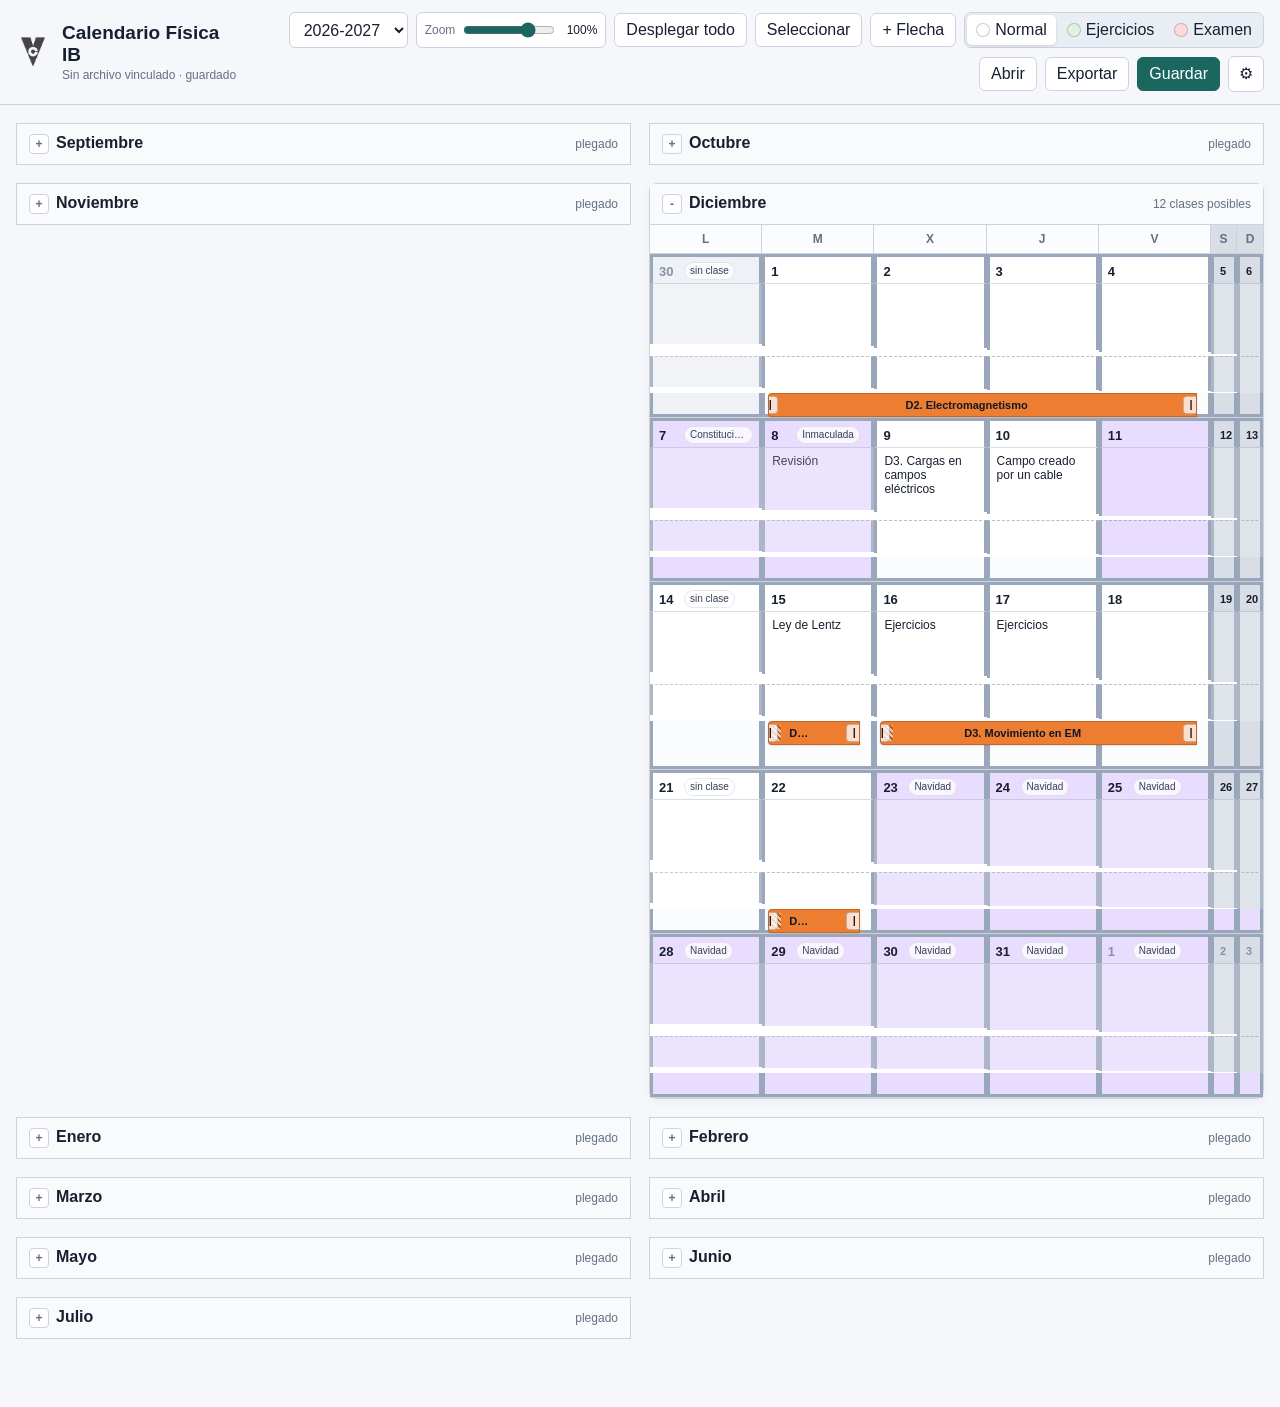
<file: Calendarios/CalendarioFIS.html>
<!doctype html>
<html lang="es">
<head>
  <meta charset="utf-8">
  <meta name="viewport" content="width=device-width, initial-scale=1">
  <title>Calendario Física IB</title>
  <link rel="icon" type="image/png" href="[data-uri]">
  <style>
    :root {
      --bg: #f5f7fb;
      --panel: #ffffff;
      --ink: #18202f;
      --muted: #657083;
      --line: #ccd3df;
      --line-strong: #9aa7ba;
      --brand: #1b665f;
      --brand-2: #184d85;
      --weekend: #d8dde6;
      --outside: #eef1f6;
      --holiday: #e8ddff;
      --exercise: #dff3df;
      --exam: #ffdada;
      --xxx: #fff2a8;
      --warn: #fff2c9;
      --shadow: 0 12px 30px rgba(24, 32, 47, .12);
      --calendar-zoom: 1;
      --calendar-density: 1;
      --calendar-scale: 1;
      --calendar-layout-width: 100%;
      --weekday-min: calc(88px * var(--calendar-density));
      --weekend-min: calc(26px * var(--calendar-density));
      font-family: Inter, "Segoe UI", Roboto, Arial, sans-serif;
      color: var(--ink);
      background: var(--bg);
    }

    * { box-sizing: border-box; }
    body { margin: 0; min-width: 320px; }
    button, select, input, textarea { font: inherit; }
    button {
      border: 1px solid var(--line);
      background: var(--panel);
      color: var(--ink);
      border-radius: 6px;
      padding: 8px 11px;
      cursor: pointer;
      line-height: 1;
    }
    button:hover { border-color: var(--line-strong); }
    button.primary { background: var(--brand); color: white; border-color: var(--brand); }
    button.ghost { background: transparent; }
    button.icon { width: 36px; height: 36px; padding: 0; display: inline-grid; place-items: center; }
    select, input[type="text"], input[type="date"], input[type="color"] {
      height: 36px;
      border: 1px solid var(--line);
      border-radius: 6px;
      background: white;
      padding: 0 10px;
      color: var(--ink);
    }
    input[type="color"] { width: 48px; padding: 3px; }

    .appbar {
      position: sticky;
      top: 0;
      z-index: 20;
      background: rgba(245, 247, 251, .96);
      backdrop-filter: blur(10px);
      border-bottom: 1px solid var(--line);
    }
    .bar-inner {
      max-width: 1480px;
      margin: 0 auto;
      padding: 12px 16px;
      display: grid;
      grid-template-columns: minmax(220px, 1fr) auto;
      gap: 12px;
      align-items: center;
    }
    .title {
      display: flex;
      gap: 12px;
      align-items: center;
      min-width: 0;
    }
    .brand-logo {
      width: 34px;
      height: 34px;
      object-fit: contain;
      opacity: .72;
      flex: 0 0 auto;
    }
    h1 { margin: 0; font-size: 19px; line-height: 1.15; letter-spacing: 0; }
    .subtitle {
      color: var(--muted);
      font-size: 12px;
      margin-top: 3px;
      white-space: nowrap;
      overflow: visible;
      text-overflow: ellipsis;
    }
    .actions {
      display: flex;
      gap: 8px;
      align-items: center;
      justify-content: flex-end;
      flex-wrap: wrap;
    }
    .zoom-control {
      display: inline-flex;
      align-items: center;
      gap: 6px;
      height: 36px;
      padding: 0 8px;
      border: 1px solid var(--line);
      border-radius: 6px;
      background: var(--panel);
      color: var(--muted);
      font-size: 12px;
    }
    .zoom-control input { width: 92px; accent-color: var(--brand); }
    .zoom-control output {
      width: 34px;
      color: var(--ink);
      text-align: right;
      font-variant-numeric: tabular-nums;
    }
    .tool-segment {
      display: inline-flex;
      background: #e9edf4;
      border: 1px solid var(--line);
      border-radius: 7px;
      padding: 2px;
      gap: 2px;
    }
    .tool-segment button {
      border: 0;
      background: transparent;
      padding: 7px 9px;
      border-radius: 5px;
    }
    .tool-segment button.active { background: white; box-shadow: 0 1px 3px rgba(0,0,0,.12); }
    .dot {
      width: 14px;
      height: 14px;
      border: 1px solid rgba(0,0,0,.2);
      border-radius: 50%;
      display: inline-block;
      vertical-align: -2px;
      margin-right: 5px;
    }
    .dot.blank { background: #fff; }
    .dot.exercise { background: var(--exercise); }
    .dot.exam { background: var(--exam); }
    .dot.holiday { background: var(--holiday); }
    .dot.xxx { background: var(--xxx); }
    .export-wrap { position: relative; display: inline-flex; }
    .export-menu {
      position: absolute;
      top: calc(100% + 6px);
      right: 0;
      z-index: 70;
      min-width: 230px;
      padding: 10px;
      border: 1px solid var(--line);
      border-radius: 8px;
      background: var(--panel);
      box-shadow: var(--shadow);
      display: grid;
      gap: 8px;
    }
    .export-menu[hidden] { display: none; }
    .export-menu label {
      display: grid;
      gap: 4px;
      font-size: 12px;
      color: var(--muted);
    }
    .export-menu select {
      height: 34px;
      border: 1px solid var(--line);
      border-radius: 6px;
      background: white;
      color: var(--ink);
      padding: 0 8px;
    }
    .export-menu button { justify-content: flex-start; }

    main {
      max-width: 1800px;
      margin: 0 auto;
      padding: calc(18px * var(--calendar-density)) 16px 36px;
      overflow-x: hidden;
    }
    .months {
      display: grid;
      grid-template-columns: repeat(2, minmax(0, 1fr));
      gap: calc(18px * var(--calendar-density));
      align-items: start;
      width: var(--calendar-layout-width);
      transform: scale(var(--calendar-scale));
      transform-origin: top left;
    }
    .month-column {
      display: grid;
      gap: calc(18px * var(--calendar-density));
      align-content: start;
      min-width: 0;
    }
    .month {
      background: var(--panel);
      border: 1px solid var(--line);
      border-radius: 8px;
      box-shadow: 0 2px 10px rgba(24, 32, 47, .05);
      overflow: visible;
    }
    .month:not(.collapsed) { margin: 0; }
    .month-head {
      display: flex;
      justify-content: space-between;
      align-items: center;
      padding: calc(10px * var(--calendar-density)) calc(12px * var(--calendar-density));
      border-bottom: 1px solid var(--line);
      background: #f8fafc;
      cursor: pointer;
      user-select: none;
    }
    .month-head:hover { background: #eef3f8; }
    .month-title { font-size: calc(16px * var(--calendar-zoom)); font-weight: 750; }
    .month-count { font-size: calc(12px * var(--calendar-zoom)); color: var(--muted); }
    .month-toggle {
      display: inline-grid;
      place-items: center;
      width: calc(20px * var(--calendar-density));
      height: calc(20px * var(--calendar-density));
      margin-right: calc(7px * var(--calendar-density));
      border: 1px solid var(--line);
      border-radius: 4px;
      background: white;
      font-size: 12px;
      color: var(--muted);
    }
    .month.collapsed {
      align-self: start;
      width: 100%;
      box-shadow: none;
      border-radius: 0;
      margin: 0;
    }
    .month.collapsed .weekdays,
    .month.collapsed .grid,
    .month.collapsed .arrows {
      display: none !important;
    }
    .month.collapsed .month-head { border-bottom: 0; }
    .weekdays {
      display: grid;
      grid-template-columns: repeat(5, minmax(var(--weekday-min), 1fr)) repeat(2, minmax(var(--weekend-min), .22fr));
    }
    .grid { display: grid; gap: 0; }
    .week-row {
      display: grid;
      grid-template-columns: repeat(5, minmax(var(--weekday-min), 1fr)) repeat(2, minmax(var(--weekend-min), .22fr));
      grid-template-rows: auto auto auto repeat(var(--arrow-lanes, 1), calc(24px * var(--calendar-density)));
      border-bottom: 1px solid var(--line);
      position: relative;
      overflow: visible;
    }
    .weekdays div {
      padding: calc(7px * var(--calendar-density)) calc(6px * var(--calendar-density));
      text-align: center;
      font-size: calc(12px * var(--calendar-zoom));
      font-weight: 700;
      color: var(--muted);
      border-bottom: 1px solid var(--line);
      border-right: 1px solid var(--line);
      background: #fbfcfe;
    }
    .weekdays div:nth-child(6),
    .weekdays div:nth-child(7) { background: var(--weekend); }
    .weekdays div:nth-child(7) { border-right: 0; }
    .day {
      min-height: 0;
      border-right: 1px solid var(--line);
      border-bottom: 0;
      background: white;
      display: contents;
      position: relative;
    }
    .day:nth-child(7n) .day-cell { border-right: 3px solid var(--line-strong); }
    .day-cell {
      border-left: 3px solid var(--line-strong);
      border-right: 3px solid var(--line-strong);
      background: white;
      min-width: 0;
    }
    .day.outside .day-cell { background: var(--outside); color: #8993a3; }
    .day.weekend .day-cell { background: var(--weekend); }
    .day.holiday .day-cell { background: var(--holiday); }
    .day.exercise .day-cell { background: var(--exercise); }
    .day.exam .day-cell { background: var(--exam); }
    .day.xxx .day-cell { background: var(--xxx); }
    .day.weekend .day-cell { background: var(--weekend) !important; }
    .day.fixed .day-cell { box-shadow: inset 0 0 0 2px rgba(24,32,47,.38); }
    .day.selected .day-cell { box-shadow: inset 0 0 0 3px #2563eb; }
    .day.drag-over .day-cell { box-shadow: inset 0 0 0 3px #f97316; }
    .day-select-toggle {
      display: none;
      position: absolute;
      top: 3px;
      right: 3px;
      z-index: 8;
      width: 18px;
      height: 18px;
      padding: 0;
      border: 2px solid #2563eb;
      border-radius: 3px;
      background: #ffffff;
      color: #ffffff;
      font-size: 12px;
      line-height: 12px;
      align-items: center;
      justify-content: center;
      cursor: pointer;
    }
    body.selection-mode .day-select-toggle { display: inline-flex; }
    .day.selected .day-select-toggle { background: #2563eb; }
    .selection-actions { display: none; gap: 6px; align-items: center; }
    body.selection-mode .selection-actions { display: inline-flex; }
    #selectModeBtn.active { background: #dbeafe; border-color: #2563eb; color: #1d4ed8; }
    #selectionCount { color: var(--muted); font-size: 12px; min-width: 58px; }
    .day.not-class textarea { opacity: .82; }
    .day.weekend textarea {
      padding-left: 2px;
      padding-right: 2px;
      font-size: calc(10px * var(--calendar-zoom));
    }
    .day.weekend .badge { display: none; }
    .day.weekend .num {
      min-width: 0;
      font-size: calc(11px * var(--calendar-zoom));
    }
    .day-top {
      min-height: calc(29px * var(--calendar-density));
      display: flex;
      align-items: center;
      gap: 5px;
      padding: calc(5px * var(--calendar-density)) calc(6px * var(--calendar-density)) calc(3px * var(--calendar-density));
      border-bottom: 1px solid rgba(154, 167, 186, .38);
      border-top: 3px solid var(--line-strong);
      grid-row: 1;
    }
    .num {
      font-weight: 800;
      font-size: calc(13px * var(--calendar-zoom));
      min-width: calc(20px * var(--calendar-density));
    }
    .badge {
      font-size: calc(10px * var(--calendar-zoom));
      line-height: 1;
      padding: calc(3px * var(--calendar-density)) calc(5px * var(--calendar-density));
      border-radius: 999px;
      background: rgba(255,255,255,.72);
      border: 1px solid rgba(0,0,0,.09);
      color: #364154;
      white-space: nowrap;
      overflow: hidden;
      text-overflow: ellipsis;
      max-width: calc(74px * var(--calendar-density));
    }
    textarea {
      width: 100%;
      border: 0;
      border-radius: 0;
      resize: none;
      overflow: hidden;
      background: transparent;
      color: inherit;
      padding: calc(7px * var(--calendar-density));
      outline: none;
      min-height: calc(55px * var(--calendar-density));
      line-height: 1.15;
      font-size: calc(var(--day-font-size, 12px) * var(--calendar-zoom));
    }
    textarea.content { min-height: calc(58px * var(--calendar-density)); grid-row: 2; }
    textarea.problems {
      flex: 0 0 auto;
      border-top: 1px dashed rgba(101,112,131,.45);
      grid-row: 3;
      color: #38445a;
      min-height: calc(14px * var(--calendar-density));
      padding-top: calc(2px * var(--calendar-density));
      padding-bottom: calc(2px * var(--calendar-density));
      font-size: calc((var(--day-font-size, 12px) - 1px) * var(--calendar-zoom));
    }
    textarea:focus { background: rgba(255,255,255,.62); box-shadow: inset 0 0 0 2px rgba(27, 102, 95, .28); }

    .arrows { display: contents; }
    .arrow-week { display: contents; }
    .arrow-lane {
      grid-row: var(--lane-row);
      min-height: calc(24px * var(--calendar-density));
      border-left: 3px solid var(--line-strong);
      border-right: 3px solid var(--line-strong);
      background: #fbfcfe;
    }
    .arrow-lane.outside-lane { background: var(--outside); }
    .arrow-lane.weekend-lane { background: var(--weekend); }
    .arrow-lane.holiday-lane { background: var(--holiday); }
    .arrow-lane.exercise-lane { background: var(--exercise); }
    .arrow-lane.exam-lane { background: var(--exam); }
    .arrow-lane.xxx-lane { background: var(--xxx); }
    .arrow-lane.last-arrow-lane { border-bottom: 3px solid var(--line-strong); }
    .topic-arrow {
      position: relative;
      min-height: calc(22px * var(--calendar-density));
      align-self: center;
      margin: 0 14px 0 6px;
      padding: calc(4px * var(--calendar-density)) 34px calc(4px * var(--calendar-density)) 18px;
      border-radius: 4px 0 0 4px;
      color: var(--arrow-ink, #111827);
      font-size: calc(11px * var(--calendar-zoom));
      font-weight: 700;
      line-height: 1.1;
      text-align: center;
      white-space: nowrap;
      overflow: hidden;
      text-overflow: ellipsis;
      background: var(--arrow-color);
      border: 1px solid rgba(0,0,0,.18);
      box-shadow: 0 1px 2px rgba(0,0,0,.12);
      cursor: grab;
      user-select: none;
      touch-action: none;
    }
    .topic-arrow.dragging { opacity: .78; cursor: grabbing; }
    .topic-arrow::before {
      content: "";
      position: absolute;
      left: 3px;
      top: 3px;
      bottom: 3px;
      width: 9px;
      border-radius: 2px;
      background: repeating-linear-gradient(45deg, rgba(255,255,255,.55) 0 2px, rgba(0,0,0,.24) 2px 4px);
    }
    .topic-arrow.continues-before::before { display: none; }
    .topic-arrow::after {
      content: "";
      position: absolute;
      right: -13px;
      top: -1px;
      width: 0;
      height: 0;
      border-top: 12px solid transparent;
      border-bottom: 12px solid transparent;
      border-left: 13px solid var(--arrow-color);
      filter: drop-shadow(1px 0 0 rgba(0,0,0,.18));
    }
    .topic-arrow.continues-after { margin-right: 6px; border-radius: 4px; }
    .topic-arrow.continues-after::after { display: none; }
    .topic-label {
      display: block;
      overflow: hidden;
      text-overflow: ellipsis;
      min-height: 14px;
      outline: none;
      border-radius: 3px;
      padding: 1px 18px 1px 2px;
      cursor: grab;
    }
    .topic-label[contenteditable="true"] { cursor: text; user-select: text; }
    .topic-label[contenteditable="true"]:focus { background: rgba(255,255,255,.68); box-shadow: inset 0 0 0 1px rgba(0,0,0,.24); }
    .arrow-handle {
      position: absolute;
      top: 2px;
      width: 16px;
      height: 18px;
      border: 1px solid rgba(0,0,0,.22);
      background: rgba(255,255,255,.75);
      border-radius: 4px;
      padding: 0;
      font-size: 11px;
      line-height: 1;
      cursor: ew-resize;
      z-index: 2;
    }
    .arrow-handle.left { left: -7px; }
    .arrow-handle.right { right: -3px; }
    .topic-arrow::after { pointer-events: none; }

    .context-menu {
      position: fixed;
      z-index: 80;
      min-width: 190px;
      background: white;
      border: 1px solid var(--line-strong);
      border-radius: 7px;
      box-shadow: var(--shadow);
      padding: 5px;
      display: none;
    }
    .context-menu.open { display: grid; gap: 2px; }
    .context-menu button {
      border: 0;
      border-radius: 5px;
      text-align: left;
      padding: 8px 9px;
      background: white;
      line-height: 1.15;
    }
    .context-menu button:hover { background: #eef2f8; }
    .context-menu .sep { height: 1px; background: var(--line); margin: 4px 0; }
    .color-presets {
      display: grid;
      grid-template-columns: repeat(8, 18px);
      gap: 5px;
      align-items: center;
      padding: 4px 0;
    }
    .color-preset {
      width: 18px;
      height: 18px;
      border: 1px solid rgba(0,0,0,.25);
      border-radius: 3px;
      padding: 0;
      background: var(--preset-color);
      cursor: pointer;
    }
    .context-menu .color-preset {
      padding: 0;
      background: var(--preset-color);
    }
    .color-preset:hover,
    .color-preset.active {
      outline: 2px solid var(--brand);
      outline-offset: 1px;
    }

    .drawer {
      position: fixed;
      inset: 0;
      display: none;
      z-index: 50;
    }
    .drawer.open { display: block; }
    .shade { position: absolute; inset: 0; background: rgba(11,18,31,.34); }
    .settings {
      position: absolute;
      right: 0;
      top: 0;
      height: 100%;
      width: min(560px, 100vw);
      background: white;
      box-shadow: var(--shadow);
      padding: 18px;
      overflow: auto;
    }
    .settings-head {
      display: flex;
      align-items: center;
      justify-content: space-between;
      gap: 12px;
      margin-bottom: 16px;
    }
    .settings h2 { margin: 0; font-size: 18px; }
    .block { border-top: 1px solid var(--line); padding: 15px 0; }
    .block h3 { margin: 0 0 10px; font-size: 14px; }
    .checks { display: grid; grid-template-columns: repeat(7, 1fr); gap: 7px; }
    .checks label {
      border: 1px solid var(--line);
      border-radius: 6px;
      padding: 8px 5px;
      text-align: center;
      font-size: 12px;
      cursor: pointer;
    }
    .checks input { display: block; margin: 0 auto 4px; }
    .settings textarea {
      border: 1px solid var(--line);
      border-radius: 6px;
      min-height: 150px;
      resize: vertical;
      background: #fbfcfe;
      font-family: Consolas, "Courier New", monospace;
      font-size: 12px;
    }
    .arrow-form {
      display: grid;
      grid-template-columns: 1fr 1fr 54px;
      gap: 8px;
      align-items: end;
    }
    .arrow-form label, .inline-label {
      display: grid;
      gap: 4px;
      font-size: 12px;
      color: var(--muted);
    }
    .arrow-form .wide { grid-column: 1 / -1; }
    .arrow-color-tools {
      grid-column: 1 / -1;
      display: grid;
      gap: 5px;
    }
    .arrow-list {
      display: grid;
      gap: 6px;
      margin-top: 10px;
    }
    .arrow-item {
      display: grid;
      grid-template-columns: 18px 1fr auto;
      gap: 8px;
      align-items: center;
      border: 1px solid var(--line);
      border-radius: 6px;
      padding: 7px;
      font-size: 12px;
    }
    .swatch { width: 18px; height: 18px; border-radius: 4px; border: 1px solid rgba(0,0,0,.2); }
    .version-list {
      display: grid;
      gap: 6px;
      margin-top: 10px;
      max-height: 260px;
      overflow: auto;
    }
    .version-item {
      display: grid;
      grid-template-columns: 1fr auto;
      gap: 8px;
      align-items: center;
      border: 1px solid var(--line);
      border-radius: 6px;
      padding: 8px;
      background: #fbfcfe;
      font-size: calc(12px * var(--calendar-zoom));
    }
    .version-item strong { display: block; font-size: 13px; }
    .version-item span { color: var(--muted); }
    .status {
      min-height: 22px;
      color: var(--muted);
      font-size: 12px;
      margin-top: 10px;
    }
    .hidden-input { display: none; }

    @media (max-width: 1100px) {
      .months { grid-template-columns: 1fr; }
    }
    @media (max-width: 760px) {
      .bar-inner { grid-template-columns: 1fr; }
      .actions { justify-content: flex-start; }
      .weekdays, .week-row { grid-template-columns: repeat(5, minmax(calc(68px * var(--calendar-density)), 1fr)) repeat(2, minmax(calc(22px * var(--calendar-density)), .22fr)); }
      .month { overflow-x: auto; }
      .weekdays, .grid { min-width: calc(410px * var(--calendar-density)); }
      .week-row { min-width: calc(410px * var(--calendar-density)); }
      h1 { font-size: 17px; }
    }
  </style>
</head>
<body>
  <header class="appbar">
    <div class="bar-inner">
      <div class="title">
        <img class="brand-logo" src="[data-uri]" alt="VK">
        <div>
          <h1>Calendario Física IB</h1>
          <div class="subtitle" id="fileStatus">Sin archivo vinculado</div>
        </div>
      </div>
      <div class="actions">
        <select id="yearSelect" aria-label="Curso"></select>
        <label class="zoom-control" title="Zoom del calendario">
          Zoom
          <input id="zoomSlider" type="range" min="40" max="120" step="5" value="100">
          <output id="zoomValue">100%</output>
        </label>
        <button id="expandAllBtn" title="Desplegar todos los meses">Desplegar todo</button>
        <button id="selectModeBtn" title="Seleccionar días para borrado masivo">Seleccionar</button>
        <div class="selection-actions" id="selectionActions">
          <span id="selectionCount">0 días</span>
          <button id="deleteSelectedBtn" title="Borrar los días seleccionados">Borrar selección</button>
          <button id="clearSelectionBtn" title="Desmarcar todos los días">Desmarcar</button>
        </div>
        <button id="quickArrowBtn" title="Crear flecha">+ Flecha</button>
        <div class="tool-segment" aria-label="Color">
          <button data-color="blank" class="active" title="Blanco"><span class="dot blank"></span>Normal</button>
          <button data-color="exercise" title="Ejercicios"><span class="dot exercise"></span>Ejercicios</button>
          <button data-color="exam" title="Examen o corrección"><span class="dot exam"></span>Examen</button>
        </div>
        <button id="openBtn" title="Abrir archivo">Abrir</button>
        <div class="export-wrap">
          <button id="exportBtn" title="Exportar calendario">Exportar</button>
          <div class="export-menu" id="exportMenu" hidden>
            <label>Distribución
              <select id="exportLayout">
                <option value="1">Un mes por hoja</option>
                <option value="2">Dos meses por hoja</option>
              </select>
            </label>
            <button id="exportPdfBtn" type="button">PDF</button>
            <button id="exportDocxBtn" type="button">DOCX</button>
            <button id="exportExcelBtn" type="button">Excel</button>
          </div>
        </div>
        <button id="saveBtn" class="primary" title="Guardar">Guardar</button>
        <button id="settingsBtn" class="icon" title="Configuración">⚙</button>
      </div>
    </div>
  </header>

  <main>
    <div class="months" id="months"></div>
    <div class="status" id="status"></div>
  </main>

  <input class="hidden-input" id="fileInput" type="file" accept=".vconce,text/markdown,text/plain">

  <div class="context-menu" id="dayMenu" role="menu"></div>
  <div class="context-menu" id="arrowMenu" role="menu"></div>

  <div class="drawer" id="drawer" aria-hidden="true">
    <div class="shade" id="shade"></div>
    <aside class="settings" aria-label="Configuración">
      <div class="settings-head">
        <h2>Configuración</h2>
        <button id="closeSettings" class="icon" title="Cerrar">×</button>
      </div>
      <div class="block">
        <h3>Días de clase</h3>
        <div class="checks" id="classDays"></div>
      </div>
      <div class="block">
        <h3>Festivos y no lectivos</h3>
        <textarea id="holidayText" spellcheck="false"></textarea>
        <div class="actions" style="justify-content:flex-start;margin-top:10px">
          <button id="applyHolidays">Aplicar</button>
          <button id="resetOfficial">Restaurar oficiales</button>
        </div>
      </div>
      <div class="block">
        <h3>Flechas de temas</h3>
        <div class="arrow-form">
          <label>Inicio <input id="arrowStart" type="date"></label>
          <label>Fin <input id="arrowEnd" type="date"></label>
          <label>Color <input id="arrowColor" type="color" value="#00b050"></label>
          <div class="arrow-color-tools">
            <span class="inline-label">Colores predefinidos</span>
            <div class="color-presets" id="arrowColorPresets"></div>
          </div>
          <label class="wide">Texto <input id="arrowText" type="text" placeholder="B1. Transferencias de energía"></label>
          <button id="addArrow" class="primary" type="button">Añadir flecha</button>
        </div>
        <div class="arrow-list" id="arrowList"></div>
      </div>
      <div class="block">
        <h3>Datos</h3>
        <div class="actions" style="justify-content:flex-start">
          <button id="newYearBtn">Vaciar curso visible</button>
          <button id="versionsBtn">Versiones</button>
          <button id="downloadBtn">Descargar copia</button>
        </div>
        <div class="version-list" id="versionList" hidden></div>
      </div>
    </aside>
  </div>

  <script>
    const MONTHS = [
      ["Septiembre", 8], ["Octubre", 9], ["Noviembre", 10], ["Diciembre", 11],
      ["Enero", 0], ["Febrero", 1], ["Marzo", 2], ["Abril", 3], ["Mayo", 4], ["Junio", 5],
      ["Julio", 6]
    ];
    const WEEKDAYS = ["L", "M", "X", "J", "V", "S", "D"];
    const WEEKDAY_NAMES = ["Lunes", "Martes", "Miércoles", "Jueves", "Viernes", "Sábado", "Domingo"];
    const DB_NAME = "calendario-fis-ib";
    const HANDLE_KEY = "CalendarioFIS.vconce";
    const RECOVERY_KEY = "CalendarioFIS.recovery";
    const HISTORY_LIMIT = 40;
    const AUTOSAVE_DELAY = 900;
    const ARROW_PRESET_COLORS = [
      "#ffffff", "#000000", "#5b9bd5", "#70ad47",
      "#ffc000", "#ed7d31", "#c00000", "#7030a0",
      "#00b0f0", "#00b050", "#ff66cc", "#a6a6a6",
      "#92d050", "#ffff00", "#4472c4", "#7f6000"
    ];
    const IMPORTED_SEED = {"entries":{"2025-2026":{"2025-09-01":{"color":"xxx"},"2025-09-02":{"color":"xxx"},"2025-09-03":{"color":"xxx"},"2025-09-04":{"color":"xxx"},"2025-09-05":{"color":"xxx"},"2025-09-08":{"color":"xxx"},"2025-09-16":{"content":"Introducción al IB"},"2025-09-17":{"content":"Revisión introducción IB"},"2025-09-18":{"content":"Historia de la física I"},"2025-09-19":{"content":"xxx","color":"xxx"},"2025-09-23":{"content":"Historia de la física II"},"2025-09-24":{"content":"xxx","color":"xxx"},"2025-09-25":{"content":"Día 1.\nEstados de la materia. Temperatura"},"2025-09-26":{"content":"Día 2.\nEnergía cinética media"},"2025-09-30":{"content":"Día 3.\nCalor específico I"},"2025-10-01":{"content":"Día 4\nCalor específico II"},"2025-10-02":{"content":"Visita AA IB","color":"xxx"},"2025-10-03":{"content":"Día 5.\nCalor latente"},"2025-10-07":{"content":"Día 6.\nTransferencias de energía. Conducción"},"2025-10-08":{"content":"Día 7\nTransferencias II\nConducción II"},"2025-10-09":{"content":"Día 8\nConvección y radiación"},"2025-10-10":{"content":"Día 9.\nCuerpo negro\nLey de Wien"},"2025-10-13":{"color":"holiday"},"2025-10-14":{"content":"Día 10.\nCuerpo negro II\nLey de Wien II"},"2025-10-15":{"content":"Día 11\nCuerpo negro\nStephan Boltzmann"},"2025-10-16":{"content":"Excursión","color":"xxx"},"2025-10-17":{"content":"Día 12\nCuerpo negro\nS-B II\nIntroducción B2"},"2025-10-21":{"content":"Día 1 y 2\nCuerpo gris\nEmisividad\nLa constante solar"},"2025-10-22":{"content":"Repaso"},"2025-10-23":{"content":"Control C1.1","color":"exam"},"2025-10-24":{"content":"Revisión C1.1","color":"exam"},"2025-10-28":{"content":"Día 5\nEl efecto invernadero II.\nResonancia"},"2025-10-29":{"content":"Día 6\nTransmitancia.\nEl cambio climático"},"2025-10-30":{"content":"Día 1.\nPresión"},"2025-10-31":{"content":"Medidas. Medidas indirectas"},"2025-10-27":{"color":"holiday"},"2025-11-03":{"color":"holiday"},"2025-11-04":{"content":"Día 2\nEl mol"},"2025-11-05":{"content":"Día 2: el mol\nDía 3 y 4\nMasa molar.\nLeyes de los gases"},"2025-11-06":{"content":"Día 5\nGases ideales"},"2025-11-07":{"content":"Día 5\nGases ideales"},"2025-11-11":{"content":"Revisión Día 5. Gases ideales\nDía 6: Descubrimiento del átomo. Teoría cinética: suposiciones"},"2025-11-12":{"content":"Repaso"},"2025-11-13":{"content":"Control 1.2","color":"exam"},"2025-11-14":{"content":"Revisión Control 1.2","color":"exam"},"2025-11-18":{"content":"Evaluación interna física. Trabajo en clase"},"2025-11-19":{"content":"Revisión C1.2","color":"exam"},"2025-11-20":{"content":"Día 7\nTeoría cinética\nGases reales"},"2025-11-21":{"content":"TD\nDía 1\nIntroducción"},"2025-12-09":{"content":"Día 2\nCarga y corriente"},"2025-12-10":{"content":"Día 3\nPotencial eléctrico"},"2025-12-11":{"content":"Día 4\nEfectos en un circuito"},"2025-12-12":{"content":"Repaso"},"2025-12-16":{"content":"Día 5\nCircuitos eléctricos\nLey de Ohm"},"2025-12-17":{"content":"Día 6\nResistividad"},"2025-12-18":{"content":"Día 7\nResistencias equivalentes"},"2025-12-19":{"content":"Día 8\nBaterías"},"2025-12-23":{"content":"Repaso"},"2025-12-24":{"content":"Repaso"},"2025-12-25":{"content":"Control 2.1","color":"exam"},"2025-12-26":{"content":"Revisión control 2.1","color":"exam"},"2025-12-27":{"color":"holiday"},"2025-12-28":{"color":"holiday"},"2025-12-29":{"color":"holiday"},"2025-12-30":{"color":"holiday"},"2025-12-31":{"color":"holiday"},"2026-01-01":{"color":"holiday"},"2026-01-02":{"color":"holiday"},"2026-01-03":{"color":"holiday"},"2026-01-04":{"color":"holiday"},"2026-01-08":{"color":"holiday"},"2026-01-09":{"color":"holiday"},"2026-01-10":{"color":"holiday"},"2026-01-11":{"color":"holiday"},"2026-01-13":{"color":"holiday"},"2026-01-14":{"color":"holiday"},"2026-01-15":{"content":"Reentrada en el curso"},"2026-01-16":{"content":"Introducción bloque A. Desplazamiento y recorrido. Vectores y escalares"},"2026-01-20":{"content":"Velocidad y rapidez. UA. Desplazamiento y espacio recorrido."},"2026-01-21":{"content":"Gráficas velocidad tiempo, posición tiempo. Aceleración."},"2026-01-22":{"content":"Experimentos con el kit de mecánica. Ecuaciones de movimiento"},"2026-01-23":{"content":"Día 4\nEcuaciones de movimiento"},"2026-01-27":{"content":"Ecuaciones del MAS"},"2026-01-28":{"content":"Movimiento circular"},"2026-01-29":{"content":"Recuperación/subida de nota 1º evaluación","color":"exam"},"2026-01-30":{"content":"Gráficas y energía"},"2026-02-03":{"content":"Ejercicios gráficas y energías"},"2026-02-04":{"content":"Revisión"},"2026-02-05":{"content":"Control C2.2","color":"exam"},"2026-02-06":{"content":"Día 1: ondas"},"2026-02-10":{"content":"Día 2: ecuaciones"},"2026-02-11":{"content":"Ondas OEM"},"2026-02-12":{"content":"Repaso"},"2026-02-13":{"content":"C3. Reflexión y refracción"},"2026-02-17":{"content":"Superposición de ondas"},"2026-02-18":{"content":"Difracción"},"2026-02-19":{"content":"Repaso"},"2026-02-20":{"content":"C4. Ondas estacionarias.\nIntentar comprender el primer bloque (sin vídeos)"},"2026-02-24":{"content":"Ondas estacionarias"},"2026-02-25":{"content":"Velocidad de una onda"},"2026-02-26":{"content":"Tubo de Kundt"},"2026-02-27":{"content":"Resonancia"},"2026-03-03":{"content":"Revisión"},"2026-03-04":{"content":"Doppler"},"2026-03-05":{"content":"Doppler"},"2026-03-06":{"content":"Repaso"},"2026-03-10":{"content":"Día 5\nMovimiento en fluidos","color":"xxx"},"2026-03-11":{"content":"Día 6\nEjercicios","color":"xxx"},"2026-03-12":{"content":"Día 7\nEjercicios","color":"xxx"},"2026-03-13":{"content":"Día 8\nMovimiento circular","color":"xxx"},"2026-03-17":{"content":"Repaso","color":"xxx"},"2026-03-18":{"content":"Repaso","color":"xxx"},"2026-03-19":{"content":"Repaso"},"2026-03-20":{"color":"holiday"},"2026-03-23":{"color":"holiday"},"2026-03-24":{"color":"holiday"},"2026-03-25":{"color":"holiday"},"2026-03-26":{"color":"holiday"},"2026-03-27":{"color":"holiday"},"2026-03-28":{"color":"holiday"},"2026-03-29":{"color":"holiday"},"2026-04-04":{"color":"holiday"},"2026-04-05":{"color":"holiday"},"2026-04-06":{"color":"holiday"},"2026-04-07":{"color":"holiday"},"2026-04-08":{"color":"holiday"},"2026-04-09":{"color":"holiday"},"2026-04-10":{"color":"holiday"},"2026-04-13":{"color":"holiday"},"2026-04-14":{"content":"Día 1\nFuerzas"},"2026-04-15":{"content":"Fuerzas. Leyes de Newton"},"2026-04-16":{"content":"Data-Based question\nDinámica-Cinemática"},"2026-04-17":{"content":"Más problemas fuerzas. Plano inclinado"},"2026-04-21":{"content":"Día 2\nLey de Hooke"},"2026-04-22":{"content":"Muelles en serie y en paralelo"},"2026-04-23":{"content":"Día 3\nEmpuje (flotabilidad)"},"2026-04-24":{"content":"Día 4\nRozamiento"},"2026-04-28":{"content":"Día 5\nFuerza de arrastre"},"2026-04-29":{"content":"Día 7\nMomento"},"2026-04-30":{"content":"Repaso"},"2026-05-01":{"color":"holiday"},"2026-05-05":{"content":"Leyes de conservación"},"2026-05-06":{"content":"Día 10\nMovimiento circular"},"2026-05-07":{"content":"Laboratorio","color":"xxx"},"2026-05-08":{"content":"Día 1\nEnergía"},"2026-05-12":{"content":"Día 1-2\nEnergía. \nGráficas F-Dx"},"2026-05-13":{"content":"Día 3-4\nPotencia\nEc,Ep"},"2026-05-14":{"content":"Laboratorio","color":"xxx"},"2026-05-15":{"content":"San Isidro","color":"holiday"},"2026-05-19":{"content":"Día 5\nTransferencias de energía"},"2026-05-20":{"content":"Día 6\nEnergía potencial elástica"},"2026-05-21":{"content":"Repaso"},"2026-05-22":{"content":"Control C3.2","color":"exam"},"2026-05-26":{"content":"Revisión C3.2","color":"exam"},"2026-05-27":{"color":"xxx"},"2026-05-28":{"content":"Día 7\nEficiencia","color":"xxx"},"2026-05-29":{"content":"Libre"},"2026-06-04":{"content":"Evaluación interna"},"2026-06-05":{"content":"Evaluación interna"},"2026-06-08":{"content":"Evaluación interna"},"2026-06-09":{"content":"Evaluación interna"},"2026-06-10":{"content":"Evaluación interna"},"2026-06-11":{"content":"Evaluación interna"},"2026-06-12":{"content":"Evaluación interna"},"2026-06-15":{"content":"Evaluación interna"},"2026-06-16":{"content":"Evaluación interna"},"2026-06-17":{"content":"Evaluación interna"},"2026-06-18":{"content":"Evaluación interna"},"2026-06-19":{"content":"Evaluación interna"},"2026-06-22":{"content":"Evaluación interna"},"2026-06-23":{"content":"Evaluación interna"},"2026-06-24":{"color":"holiday"},"2026-06-25":{"color":"holiday"},"2026-06-26":{"color":"holiday"},"2026-06-29":{"color":"holiday"},"2026-06-30":{"color":"holiday"},"2026-07-01":{"color":"holiday"}},"2026-2027":{"2026-08-31":{"color":"xxx"},"2026-09-01":{"color":"xxx"},"2026-09-02":{"color":"xxx"},"2026-09-03":{"color":"xxx"},"2026-09-04":{"color":"xxx"},"2026-09-08":{"content":"Revisión bloques anteriores"},"2026-09-09":{"content":"Revisión bloques anteriores"},"2026-09-10":{"content":"Revisión bloques anteriores"},"2026-09-11":{"content":"Revisión bloques anteriores"},"2026-09-15":{"content":"Repaso bloque ondas"},"2026-09-16":{"content":"Ecuación de ondas\nOndas OEM"},"2026-09-17":{"content":"Superposición de ondas\nDifracción"},"2026-09-18":{"content":"Ejercicios"},"2026-09-22":{"content":"Ondas estacionarias"},"2026-09-23":{"content":"Velocidad de una onda estacionaria"},"2026-09-24":{"content":"Ondas estacionarias longitudinales. Tubo de Kundt"},"2026-09-25":{"content":"Resonancia. Ejercicios"},"2026-09-29":{"content":"C5. El efecto Doppler"},"2026-09-30":{"content":"Worked examples"},"2026-10-01":{"content":"Ejercicios"},"2026-10-02":{"content":"C1.1","color":"exam"},"2026-10-06":{"content":"Revisión","color":"exam"},"2026-10-07":{"content":"D1. Intro campo gravitatorio"},"2026-10-08":{"content":"Las leyes de Kepler"},"2026-10-09":{"content":"Ejercicios"},"2026-10-10":{"color":"holiday"},"2026-10-12":{"color":"holiday"},"2026-10-13":{"content":"La fuerza gravitatoria"},"2026-10-14":{"content":"Cosas de NS"},"2026-10-15":{"content":"D2. Introducción a electrostática"},"2026-10-16":{"content":"Ejercicios"},"2026-10-20":{"content":"Ley de Coulomb"},"2026-10-21":{"content":"Campos eléctricos"},"2026-10-22":{"content":"Líneas de campo"},"2026-10-23":{"content":"Ejercicios"},"2026-10-27":{"content":"Revisión","color":"exam"},"2026-10-28":{"content":"Introducción al magnetismo"},"2026-10-29":{"content":"Worked examples"},"2026-10-30":{"content":"Ejercicios"},"2026-10-26":{"color":"holiday"},"2026-11-03":{"content":"Ejercicios"},"2026-11-04":{"content":"Ejercicios"},"2026-11-05":{"content":"Ejercicios"},"2026-11-06":{"content":"Ejercicios"},"2026-11-07":{"color":"holiday"},"2026-11-10":{"content":"D3. Cargas en campos eléctricos"},"2026-11-11":{"content":"Campo creado por un cable"},"2026-11-12":{"content":"Cargas moviéndose en campos eléctricos"},"2026-11-13":{"content":"Ejercicios"},"2026-11-17":{"content":"Cargas moviéndose en campos magnéticos"},"2026-11-18":{"content":"Espectrómetro de masas\n(Ex MAT C2.2)"},"2026-11-19":{"content":"Flujo magnético"},"2026-11-20":{"content":"Ejercicios"},"2026-11-24":{"content":"Worked examples"},"2026-11-25":{"content":"Ejercicios"},"2026-11-26":{"content":"Repaso"},"2026-11-27":{"content":"Control C2.1","color":"exam"},"2026-12-08":{"content":"Revisión"},"2026-12-09":{"content":"D3. Cargas en campos eléctricos"},"2026-12-10":{"content":"Campo creado por un cable"},"2026-12-11":{"color":"holiday"},"2026-12-15":{"content":"Ley de Lentz"},"2026-12-16":{"content":"Ejercicios"},"2026-12-17":{"content":"Ejercicios"},"2026-12-26":{"color":"holiday"},"2026-12-27":{"color":"holiday"},"2026-12-28":{"color":"holiday"},"2026-12-29":{"color":"holiday"},"2026-12-30":{"color":"holiday"},"2026-12-31":{"color":"holiday"},"2027-01-01":{"color":"holiday"},"2027-01-02":{"color":"holiday"},"2027-01-03":{"color":"holiday"},"2027-01-06":{"color":"holiday"},"2027-01-07":{"color":"holiday"},"2027-01-08":{"color":"holiday"},"2027-01-09":{"color":"holiday"},"2027-01-10":{"color":"holiday"},"2027-01-11":{"color":"holiday"},"2027-01-12":{"color":"holiday"},"2027-01-13":{"content":"Repaso"},"2027-01-14":{"content":"Flujo magnético"},"2027-01-15":{"content":"Ley de Lentz"},"2027-01-19":{"content":"Repaso"},"2027-01-20":{"content":"Control C2.2","color":"exam"},"2027-01-21":{"content":"Revisión"},"2027-01-22":{"content":"Revisión"},"2027-01-26":{"content":"E1. Estructura del átomo"},"2027-01-27":{"content":"Espectros de emisión absorción"},"2027-01-28":{"content":"Repaso"},"2027-01-29":{"content":"E2. Efecto fotoeléctrico\n(Ex MAT C3.1)"},"2027-02-02":{"content":"Energía por nucleón"},"2027-02-03":{"content":"Radiactividad"},"2027-02-04":{"content":"Midiendo la radiactividad. Usos"},"2027-02-05":{"content":"Ejercicios"},"2027-02-09":{"content":"Repaso"},"2027-02-10":{"content":"Control C3.1","color":"exam"},"2027-02-11":{"content":"Revisión control"},"2027-02-12":{"content":"Revisión control"},"2027-02-16":{"content":"E4. Fisión"},"2027-02-17":{"content":"Worked examples"},"2027-02-18":{"content":"Reacciones en cadena"},"2027-02-19":{"content":"Ejercicios\n(Ex MAT C3.2)"},"2027-02-23":{"content":"E5. Astrofísica. Datos"},"2027-02-24":{"content":"Luminosidad"},"2027-02-25":{"content":"Formación estelar"},"2027-02-26":{"color":"holiday"},"2027-03-01":{"color":"holiday"},"2027-03-02":{"content":"Formación estelar"},"2027-03-03":{"content":"Distancias astronómicas. Paralaje"},"2027-03-04":{"content":"Ejercicios"},"2027-03-05":{"content":"Repaso"},"2027-03-09":{"content":"Control C3.2","color":"exam"},"2027-03-10":{"content":"Revisión"},"2027-03-11":{"content":"Revisión"},"2027-03-26":{"color":"holiday"},"2027-03-27":{"color":"holiday"},"2027-04-03":{"color":"holiday"},"2027-04-04":{"color":"holiday"},"2027-04-16":{"color":"holiday"},"2027-04-19":{"color":"holiday"},"2027-04-20":{"color":"holiday"},"2027-04-21":{"color":"holiday"},"2027-04-22":{"color":"holiday"},"2027-04-23":{"color":"holiday"},"2027-04-26":{"color":"holiday"},"2027-04-29":{"color":"holiday"},"2027-04-30":{"color":"holiday"},"2027-05-13":{"color":"holiday"},"2027-06-09":{"color":"holiday"},"2027-06-10":{"color":"holiday"},"2027-06-11":{"color":"holiday"},"2027-06-14":{"color":"holiday"},"2027-06-15":{"color":"holiday"},"2027-06-16":{"color":"holiday"},"2027-06-17":{"color":"holiday"},"2027-06-18":{"color":"holiday"},"2027-06-21":{"color":"holiday"},"2027-06-22":{"color":"holiday"},"2027-06-23":{"color":"holiday"},"2027-06-24":{"color":"holiday"},"2027-06-25":{"color":"holiday"},"2027-06-28":{"color":"holiday"}}},"arrows":{"2025-2026":[{"id":"import-2025-2026-1","start":"2025-09-23","end":"2025-09-24","text":"0. Introducción a la física del  IB","color":"#ffffff"},{"id":"import-2025-2026-2","start":"2025-09-25","end":"2025-09-26","text":"0. Historia de  la física","color":"#ffffff"},{"id":"import-2025-2026-3","start":"2025-10-02","end":"2025-10-03","text":"B1. Transferencias de energía","color":"#00b050"},{"id":"import-2025-2026-4","start":"2025-10-07","end":"2025-10-17","text":"B1. Transferencias de energía","color":"#00b050"},{"id":"import-2025-2026-5","start":"2025-10-28","end":"2025-10-31","text":"B2. Efecto invernadero","color":"#92d050"},{"id":"import-2025-2026-6","start":"2025-11-21","end":"2025-11-22","text":"B4. TD )","color":"#92d050"},{"id":"import-2025-2026-7","start":"2025-12-22","end":"2025-12-26","text":"B5. Circuitos","color":"#ffffff"},{"id":"import-2025-2026-8","start":"2025-11-11","end":"2025-11-14","text":"B3. Leyes de los gases","color":"#00b050"},{"id":"import-2025-2026-9","start":"2026-04-30","end":"2026-05-01","text":"A3. Trabajo, energía y potencia","color":"#00b0f0"},{"id":"import-2025-2026-10","start":"2026-05-25","end":"2026-05-30","text":"A4/A5. Mecánica sólido  rígido. Relatividad","color":"#000000"},{"id":"import-2025-2026-11","start":"2025-12-16","end":"2025-12-19","text":"B5. Circuitos","color":"#ffffff"},{"id":"import-2025-2026-12","start":"2025-09-30","end":"2025-10-01","text":"B1. Transferencias de energía","color":"#00b050"},{"id":"import-2025-2026-13","start":"2025-09-30","end":"2025-10-10","text":"B1. Transferencias de energía","color":"#00b050"},{"id":"import-2025-2026-14","start":"2025-10-21","end":"2025-10-24","text":"B1. Transferencias de energía","color":"#00b050"},{"id":"import-2025-2026-15","start":"2025-11-04","end":"2025-11-06","text":"B2. Efecto invernadero","color":"#92d050"},{"id":"import-2025-2026-16","start":"2025-11-18","end":"2025-11-21","text":"B3. Leyes de los gases","color":"#00b050"},{"id":"import-2025-2026-17","start":"2025-12-22","end":"2026-01-01","text":"B5. Circuitos","color":"#ffffff"},{"id":"import-2025-2026-18","start":"2026-02-01","end":"2026-02-08","text":"Trabajo evaluación interna / proyecto colectivo","color":"#000000"},{"id":"import-2025-2026-19","start":"2026-02-03","end":"2026-02-06","text":"Bloque C1","color":"#000000"},{"id":"import-2025-2026-20","start":"2026-04-21","end":"2026-04-24","text":"A2. Fuerzas y momentos","color":"#000000"},{"id":"import-2025-2026-21","start":"2026-04-28","end":"2026-05-01","text":"A2. Fuerzas y momentos","color":"#000000"},{"id":"import-2025-2026-22","start":"2026-04-27","end":"2026-05-01","text":"A2. Fuerzas y momentos","color":"#000000"},{"id":"import-2025-2026-23","start":"2026-05-11","end":"2026-05-15","text":"A3. Trabajo, energía y potencia","color":"#00b0f0"},{"id":"import-2025-2026-24","start":"2026-05-18","end":"2026-05-22","text":"A3. Trabajo, energía y potencia","color":"#00b0f0"},{"id":"import-2025-2026-25","start":"2025-09-30","end":"2025-10-01","text":"0. Historia de  la física","color":"#ffffff"},{"id":"import-2025-2026-27","start":"2025-11-06","end":"2025-11-07","text":"B3. Leyes de los gases","color":"#00b050"},{"id":"import-2025-2026-28","start":"2025-11-18","end":"2025-11-20","text":"B3. Leyes de los gases","color":"#00b050"},{"id":"import-2025-2026-29","start":"2025-11-21","end":"2025-12-05","text":"B5. Circuitos","color":"#ffffff"},{"id":"import-2025-2026-30","start":"2026-05-25","end":"2026-05-29","text":"A3. Trabajo, energía y potencia","color":"#00b0f0"},{"id":"import-2025-2026-31","start":"2026-01-27","end":"2026-01-30","text":"Óptica","color":"#7030a0"},{"id":"import-2025-2026-32","start":"2026-02-17","end":"2026-02-19","text":"Bloque C3","color":"#5f5f5f"},{"id":"import-2025-2026-33","start":"2026-03-03","end":"2026-03-06","text":"Bloque C4","color":"#969696"},{"id":"import-2025-2026-34","start":"2026-03-17","end":"2026-03-18","text":"A1. Cinemática","color":"#00b0f0"},{"id":"import-2025-2026-35","start":"2026-03-24","end":"2026-03-25","text":"A1. Cinemática","color":"#00b0f0"},{"id":"import-2025-2026-36","start":"2026-02-13","end":"2026-02-13","text":"Bloque C2","color":"#292929"},{"id":"import-2025-2026-37","start":"2026-01-30","end":"2026-01-30","text":"Bloque C1","color":"#000000"},{"id":"import-2025-2026-38","start":"2026-01-22","end":"2026-01-23","text":"A1. Cinemática","color":"#00b0f0"},{"id":"import-2025-2026-39","start":"2026-01-27","end":"2026-01-28","text":"A1. Cinemática","color":"#00b0f0"},{"id":"import-2025-2026-40","start":"2026-03-06","end":"2026-03-07","text":"A1. Cinemática","color":"#00b0f0"},{"id":"import-2025-2026-41","start":"2026-03-10","end":"2026-03-12","text":"Bloque C5","color":"#ffffff"},{"id":"import-2025-2026-42","start":"2026-01-27","end":"2026-01-28","text":"Óptica","color":"#7030a0"},{"id":"import-2025-2026-43","start":"2026-02-10","end":"2026-02-12","text":"Bloque C1","color":"#000000"},{"id":"import-2025-2026-44","start":"2026-02-17","end":"2026-02-19","text":"Bloque C2","color":"#292929"},{"id":"import-2025-2026-45","start":"2026-02-19","end":"2026-02-20","text":"Bloque C4","color":"#969696"},{"id":"import-2025-2026-46","start":"2026-06-15","end":"2026-06-19","text":"Evaluación interna y repaso del  curso","color":"#000000"},{"id":"import-2025-2026-47","start":"2026-06-15","end":"2026-06-27","text":"Evaluación interna y repaso del  curso","color":"#000000"},{"id":"import-2025-2026-48","start":"2026-06-22","end":"2026-07-03","text":"Evaluación interna y repaso del  curso","color":"#000000"},{"id":"import-2025-2026-49","start":"2026-06-01","end":"2026-06-12","text":"Evaluación interna y repaso del  curso","color":"#000000"}],"2026-2027":[{"id":"import-2026-2027-1","start":"2026-09-15","end":"2026-09-18","text":"Revisión","color":"#000000"},{"id":"import-2026-2027-2","start":"2026-09-22","end":"2026-09-23","text":"C1. MAS","color":"#5b9bd5"},{"id":"import-2026-2027-3","start":"2026-09-24","end":"2026-09-25","text":"C2. Ondas","color":"#5b9bd5"},{"id":"import-2026-2027-4","start":"2026-09-29","end":"2026-10-02","text":"C2. Ondas","color":"#5b9bd5"},{"id":"import-2026-2027-5","start":"2026-10-01","end":"2026-10-03","text":"C3. Fenómenos  ondulatorios","color":"#5b9bd5"},{"id":"import-2026-2027-6","start":"2026-09-29","end":"2026-10-01","text":"C4. Superposición","color":"#5b9bd5"},{"id":"import-2026-2027-7","start":"2026-10-14","end":"2026-10-15","text":"D1. Campos","color":"#ed7d31"},{"id":"import-2026-2027-8","start":"2026-10-20","end":"2026-10-21","text":"D1. Campos","color":"#ed7d31"},{"id":"import-2026-2027-9","start":"2026-10-22","end":"2026-10-23","text":"D2. Electromagnetismo","color":"#ed7d31"},{"id":"import-2026-2027-10","start":"2026-10-27","end":"2026-10-30","text":"D2. Electromagnetismo","color":"#ed7d31"},{"id":"import-2026-2027-11","start":"2026-11-24","end":"2026-12-04","text":"D2. Electromagnetismo","color":"#ed7d31"},{"id":"import-2026-2027-12","start":"2026-12-15","end":"2026-12-15","text":"D2. Electromag","color":"#ed7d31"},{"id":"import-2026-2027-13","start":"2026-12-16","end":"2026-12-18","text":"D3. Movimiento en EM","color":"#ed7d31"},{"id":"import-2026-2027-14","start":"2026-12-22","end":"2026-12-24","text":"D3. Movimiento en EM","color":"#ed7d31"},{"id":"import-2026-2027-15","start":"2026-11-26","end":"2026-11-27","text":"D4. Inducción","color":"#ed7d31"},{"id":"import-2026-2027-16","start":"2027-01-25","end":"2027-01-29","text":"D4. Inducción","color":"#ed7d31"},{"id":"import-2026-2027-17","start":"2027-01-26","end":"2027-01-28","text":"E1. Estructura del átomo","color":"#ffffff"},{"id":"import-2026-2027-18","start":"2027-01-29","end":"2027-01-29","text":"E2. QP","color":"#ffffff"},{"id":"import-2026-2027-19","start":"2027-02-02","end":"2027-02-03","text":"E2. QP","color":"#ffffff"},{"id":"import-2026-2027-20","start":"2027-02-04","end":"2027-02-05","text":"E3. Física nuclear","color":"#ffffff"},{"id":"import-2026-2027-21","start":"2027-02-09","end":"2027-02-12","text":"E3. Física nuclear","color":"#ffffff"},{"id":"import-2026-2027-22","start":"2027-02-09","end":"2027-02-19","text":"E3. Física nuclear","color":"#ffffff"},{"id":"import-2026-2027-23","start":"2027-02-23","end":"2027-02-26","text":"E4. Fisión","color":"#ffffff"},{"id":"import-2026-2027-24","start":"2027-02-22","end":"2027-03-05","text":"E5. Astrofísica","color":"#ffffff"},{"id":"import-2026-2027-25","start":"2027-03-09","end":"2027-03-12","text":"E5. Astrofísica","color":"#ffffff"},{"id":"import-2026-2027-26","start":"2027-03-16","end":"2027-03-18","text":"E5. Astrofísica","color":"#ffffff"}]}}; 

    const OFFICIAL_HOLIDAYS = {
      "2025-2026": [
        ["2025-10-13", "Fiesta nacional trasladada"],
        ["2025-11-03", "Día no lectivo"],
        ["2025-11-10", "La Almudena"],
        ["2025-12-06", "Constitución"],
        ["2025-12-08", "Inmaculada"],
        ["2025-12-20", "Navidad"], ["2025-12-21", "Navidad"], ["2025-12-22", "Navidad"],
        ["2025-12-23", "Navidad"], ["2025-12-24", "Navidad"], ["2025-12-25", "Navidad"],
        ["2025-12-26", "Navidad"], ["2025-12-27", "Navidad"], ["2025-12-28", "Navidad"],
        ["2025-12-29", "Navidad"], ["2025-12-30", "Navidad"], ["2025-12-31", "Navidad"],
        ["2026-01-01", "Navidad"], ["2026-01-02", "Navidad"], ["2026-01-03", "Navidad"],
        ["2026-01-04", "Navidad"], ["2026-01-05", "Navidad"], ["2026-01-06", "Navidad"],
        ["2026-01-07", "Día no lectivo"],
        ["2026-02-27", "Día no lectivo"],
        ["2026-03-02", "Día no lectivo"],
        ["2026-03-27", "Semana Santa"], ["2026-03-28", "Semana Santa"], ["2026-03-29", "Semana Santa"],
        ["2026-03-30", "Semana Santa"], ["2026-03-31", "Semana Santa"], ["2026-04-01", "Semana Santa"],
        ["2026-04-02", "Jueves Santo"], ["2026-04-03", "Viernes Santo"], ["2026-04-04", "Semana Santa"],
        ["2026-04-05", "Semana Santa"], ["2026-04-06", "Semana Santa"],
        ["2026-05-01", "Fiesta del Trabajo"],
        ["2026-05-02", "Comunidad de Madrid"],
        ["2026-05-15", "San Isidro"]
      ],
      "2026-2027": [
        ["2026-10-12", "Fiesta Nacional"],
        ["2026-11-02", "Todos los Santos trasladado"],
        ["2026-11-09", "La Almudena"],
        ["2026-12-07", "Constitución trasladada"],
        ["2026-12-08", "Inmaculada"],
        ["2026-12-23", "Navidad"], ["2026-12-24", "Navidad"], ["2026-12-25", "Navidad"],
        ["2026-12-26", "Navidad"], ["2026-12-27", "Navidad"], ["2026-12-28", "Navidad"],
        ["2026-12-29", "Navidad"], ["2026-12-30", "Navidad"], ["2026-12-31", "Navidad"],
        ["2027-01-01", "Navidad"], ["2027-01-02", "Navidad"], ["2027-01-03", "Navidad"],
        ["2027-01-04", "Navidad"], ["2027-01-05", "Navidad"], ["2027-01-06", "Navidad"],
        ["2027-01-07", "Día no lectivo"], ["2027-01-08", "Día no lectivo"],
        ["2027-02-12", "Día no lectivo"], ["2027-02-15", "Día no lectivo"],
        ["2027-03-19", "Día no lectivo"],
        ["2027-03-20", "Semana Santa"], ["2027-03-21", "Semana Santa"], ["2027-03-22", "Semana Santa"],
        ["2027-03-23", "Semana Santa"], ["2027-03-24", "Semana Santa"], ["2027-03-25", "Semana Santa"],
        ["2027-03-26", "Semana Santa"], ["2027-03-27", "Semana Santa"], ["2027-03-28", "Semana Santa"],
        ["2027-03-29", "Día no lectivo"]
      ]
    };

    const OFFICIAL_EVENTS = {
      "2026-2027": {
        "2026-09-08": "Inicio ESO/Bach/FP",
        "2027-06-10": "Evaluación ordinaria",
        "2027-06-11": "Repaso",
        "2027-06-14": "Repaso",
        "2027-06-15": "Repaso",
        "2027-06-16": "Repaso",
        "2027-06-17": "Repaso",
        "2027-06-18": "Último día lectivo",
        "2027-07-01": "Verano"
      }
    };

    addOfficialRange("2026-2027", "2027-07-01", "2027-07-31", "Verano");

    function addOfficialRange(year, startIso, endIso, label) {
      const [sy, sm, sd] = startIso.split("-").map(Number);
      const [ey, em, ed] = endIso.split("-").map(Number);
      const end = new Date(ey, em - 1, ed);
      if (!OFFICIAL_HOLIDAYS[year]) OFFICIAL_HOLIDAYS[year] = [];
      for (let d = new Date(sy, sm - 1, sd); d <= end; d.setDate(d.getDate() + 1)) {
        const key = `${d.getFullYear()}-${String(d.getMonth() + 1).padStart(2, "0")}-${String(d.getDate()).padStart(2, "0")}`;
        OFFICIAL_HOLIDAYS[year].push([key, label]);
      }
    }

    const state = {
      version: 1,
      currentYear: "2026-2027",
      classDays: [false, true, true, true, true, false, false],
      holidays: {},
      entries: structuredClone(IMPORTED_SEED.entries || {}),
      arrows: structuredClone(IMPORTED_SEED.arrows || {}),
      collapsedMonths: {},
      zoom: 100,
      history: [],
      fileName: "",
      dirty: false,
      useDefaultCollapse: true
    };
    let activeColor = "blank";
    let fileHandle = null;
    let selectedDate = null;
    let activeArrowDrag = null;
    let autoSaveTimer = null;
    let autoSaveRunning = false;
    let pendingAutoSave = false;
    let lastSavedSignature = "";
    let loadingState = false;
    let selectionMode = false;
    let selectedDays = new Set();
    let lastSelectionDate = null;
    let draggedDayKey = null;

    const $ = (id) => document.getElementById(id);
    const pad = (n) => String(n).padStart(2, "0");
    const iso = (d) => `${d.getFullYear()}-${pad(d.getMonth() + 1)}-${pad(d.getDate())}`;
    const parseIso = (s) => {
      const [y, m, d] = s.split("-").map(Number);
      return new Date(y, m - 1, d);
    };
    const mondayIndex = (d) => (d.getDay() + 6) % 7;

    function currentAcademicYear(date = new Date()) {
      const y = date.getFullYear();
      const start = date.getMonth() >= 8 ? y : y - 1;
      return `${start}-${start + 1}`;
    }

    function ensureYear(year) {
      if (!state.holidays[year]) state.holidays[year] = Object.fromEntries((OFFICIAL_HOLIDAYS[year] || []).map(([d, n]) => [d, n]));
      if (!state.entries[year]) state.entries[year] = {};
      if (!state.arrows[year]) state.arrows[year] = [];
      if (!state.collapsedMonths[year]) state.collapsedMonths[year] = state.useDefaultCollapse ? defaultCollapsedMonths(year) : {};
    }

    function defaultCollapsedMonths(year) {
      const now = new Date();
      const currentYear = currentAcademicYear(now);
      const currentMonth = now.getMonth();
      return Object.fromEntries(MONTHS.map(([, month]) => [String(month), !(year === currentYear && month === currentMonth)]));
    }

    function getYearStart(year) { return Number(year.slice(0, 4)); }

    function buildYearOptions() {
      const now = getYearStart(currentAcademicYear());
      const years = new Set([state.currentYear, ...Object.keys(state.entries || {}), ...Object.keys(state.arrows || {}), ...Object.keys(state.holidays || {})]);
      for (let y = now - 3; y <= now + 3; y++) years.add(`${y}-${y + 1}`);
      $("yearSelect").innerHTML = [...years].sort().map(y => `<option value="${y}">${y}</option>`).join("");
      $("yearSelect").value = state.currentYear;
    }

    function monthDates(academicYear, month) {
      const startYear = getYearStart(academicYear);
      const y = month >= 8 ? startYear : startYear + 1;
      const first = new Date(y, month, 1);
      const start = new Date(first);
      start.setDate(first.getDate() - mondayIndex(first));
      const last = new Date(y, month + 1, 0);
      const end = new Date(last);
      end.setDate(last.getDate() + (6 - mondayIndex(last)));
      const dates = [];
      for (let d = new Date(start); d <= end; d.setDate(d.getDate() + 1)) dates.push(new Date(d));
      return dates;
    }

    function render() {
      ensureYear(state.currentYear);
      applyZoom();
      buildYearOptions();
      renderClassDays();
      renderHolidayText();
      renderArrowList();
      const root = $("months");
      root.innerHTML = "";
      MONTHS.forEach(([name, month]) => {
        const dates = monthDates(state.currentYear, month);
        const monthKey = String(month);
        const collapsed = !!state.collapsedMonths[state.currentYear]?.[monthKey];
        const monthEl = document.createElement("section");
        monthEl.className = ["month", collapsed && "collapsed"].filter(Boolean).join(" ");
        const classCount = dates.filter(d => d.getMonth() === month && isClassDay(d)).length;
        monthEl.innerHTML = `
          <div class="month-head">
            <div class="month-title"><span class="month-toggle">${collapsed ? "+" : "-"}</span>${name}</div>
            <div class="month-count">${collapsed ? "plegado" : `${classCount} clases posibles`}</div>
          </div>
          <div class="weekdays">${WEEKDAYS.map(w => `<div>${w}</div>`).join("")}</div>
          <div class="grid"></div>`;
        monthEl.querySelector(".month-head").addEventListener("click", () => toggleMonth(monthKey));
        const grid = monthEl.querySelector(".grid");
        if (!collapsed) renderMonthWeeks(grid, dates, month);
        root.appendChild(monthEl);
      });
      updateStatus();
    }

    function toggleMonth(monthKey) {
      ensureYear(state.currentYear);
      state.collapsedMonths[state.currentYear][monthKey] = !state.collapsedMonths[state.currentYear][monthKey];
      markDirty();
      render();
    }

    function renderMonthWeeks(container, dates, month) {
      for (let i = 0; i < dates.length; i += 7) {
        const week = dates.slice(i, i + 7);
        const row = document.createElement("div");
        row.className = "week-row";
        row.dataset.weekStart = iso(week[0]);
        const laneCount = weekArrowLaneCount(week, month);
        row.dataset.laneCount = String(laneCount);
        row.style.setProperty("--arrow-lanes", String(laneCount));
        week.forEach((date, index) => row.appendChild(renderDay(date, month, index + 1)));
        for (let day = 1; day <= 7; day++) {
          for (let lane = 1; lane <= laneCount; lane++) {
            const laneDate = week[day - 1];
            const laneKey = iso(laneDate);
            const laneEntry = state.entries[state.currentYear][laneKey] || {};
            const laneHoliday = state.holidays[state.currentYear][laneKey];
            const laneOutside = laneDate.getMonth() !== month;
            const slot = document.createElement("div");
            slot.className = [
              "arrow-lane",
              laneOutside && "outside-lane",
              day >= 6 && "weekend-lane",
              laneHoliday && "holiday-lane",
              laneEntry.color && `${laneEntry.color}-lane`,
              lane === laneCount && "last-arrow-lane"
            ].filter(Boolean).join(" ");
            slot.dataset.date = laneKey;
            slot.dataset.lane = String(lane);
            slot.style.gridColumn = String(day);
            slot.style.gridRow = String(3 + lane);
            slot.addEventListener("contextmenu", (event) => {
              event.preventDefault();
              event.stopPropagation();
              createBlankArrowAt(slot.dataset.date, Number(slot.dataset.lane || 1));
            });
            row.appendChild(slot);
          }
        }
        renderWeekArrows(row, week, month);
        container.appendChild(row);
      }
    }

    function applyZoom() {
      const zoom = Math.max(40, Math.min(120, Number(state.zoom || 100)));
      state.zoom = zoom;
      const visual = zoom / 100;
      document.documentElement.style.setProperty("--calendar-scale", String(visual));
      document.documentElement.style.setProperty("--calendar-layout-width", `${100 / visual}%`);
      document.documentElement.style.setProperty("--calendar-zoom", "1");
      document.documentElement.style.setProperty("--calendar-density", "1");
      if ($("zoomSlider")) $("zoomSlider").value = String(zoom);
      if ($("zoomValue")) $("zoomValue").textContent = `${zoom}%`;
    }

    function weekArrowLaneCount(week, month) {
      const weekStart = iso(week[0]);
      const weekEnd = iso(week[6]);
      const visible = (state.arrows[state.currentYear] || []).filter(arrow => {
        if (!arrow.start || !arrow.end || arrow.end < weekStart || arrow.start > weekEnd) return false;
        return visibleArrowSegmentsForWeek(arrow, week, month).length > 0;
      });
      if (!visible.length) return 1;
      const restingLaneCount = Math.max(1, Math.min(3, visible.length));
      return activeArrowDrag ? Math.min(3, restingLaneCount + 1) : restingLaneCount;
    }

    function renderDay(date, month, column) {
      const key = iso(date);
      const entry = state.entries[state.currentYear][key] || {};
      const holiday = state.holidays[state.currentYear][key];
      const officialEvent = OFFICIAL_EVENTS[state.currentYear]?.[key];
      const outside = date.getMonth() !== month;
      const isWeekend = mondayIndex(date) >= 5;
      const classDay = isClassDay(date);
      const div = document.createElement("div");
      div.className = ["day", outside && "outside", isWeekend && "weekend", holiday && "holiday", !classDay && "not-class", entry.color, entry.fixed && "fixed", selectedDays.has(key) && "selected"].filter(Boolean).join(" ");
      div.dataset.date = key;
      div.style.setProperty("--day-font-size", `${Number(entry.fontSize || 12)}px`);
      div.title = holiday || key;
      div.innerHTML = `
        <div class="day-cell day-top" style="grid-column:${column};grid-row:1">
          <button class="day-select-toggle" type="button" data-select-day="${key}" title="Marcar día">${selectedDays.has(key) ? "✓" : ""}</button>
          <span class="num">${date.getDate()}</span>
          ${holiday ? `<span class="badge">${escapeHtml(holiday)}</span>` : ""}
          ${officialEvent ? `<span class="badge">${escapeHtml(officialEvent)}</span>` : ""}
          ${entry.fixed ? `<span class="badge">fijo</span>` : ""}
          ${!classDay && !holiday && !isWeekend ? `<span class="badge">sin clase</span>` : ""}
        </div>
        <textarea class="day-cell content" style="grid-column:${column};grid-row:2" data-field="content" spellcheck="true">${escapeHtml(entry.content || "")}</textarea>
        <textarea class="day-cell problems" style="grid-column:${column};grid-row:3" data-field="problems" spellcheck="true">${escapeHtml(entry.problems || "")}</textarea>`;
      div.addEventListener("click", (event) => {
        selectedDate = key;
        if (event.target.tagName === "TEXTAREA") return;
        if (selectionMode) {
          event.preventDefault();
          event.stopPropagation();
          toggleDaySelection(key, event.shiftKey);
          return;
        }
        openDayMenu(key, event.clientX, event.clientY);
      });
      div.querySelector(".day-top").addEventListener("click", (event) => {
        event.stopPropagation();
        selectedDate = key;
        if (selectionMode) {
          toggleDaySelection(key, event.shiftKey);
          return;
        }
        openDayMenu(key, event.clientX, event.clientY);
      });
      const dayTop = div.querySelector(".day-top");
      dayTop.draggable = true;
      dayTop.addEventListener("dragstart", (event) => {
        if (selectionMode) {
          event.preventDefault();
          return;
        }
        draggedDayKey = key;
        event.dataTransfer.effectAllowed = "move";
        event.dataTransfer.setData("text/plain", key);
      });
      dayTop.addEventListener("dragover", (event) => {
        const source = draggedDayKey || event.dataTransfer.getData("text/plain");
        if (!source || source === key) return;
        event.preventDefault();
        event.dataTransfer.dropEffect = "move";
        div.classList.add("drag-over");
      });
      dayTop.addEventListener("dragleave", () => div.classList.remove("drag-over"));
      dayTop.addEventListener("drop", (event) => {
        event.preventDefault();
        div.classList.remove("drag-over");
        const source = draggedDayKey || event.dataTransfer.getData("text/plain");
        moveDayEntry(source, key);
        draggedDayKey = null;
      });
      dayTop.addEventListener("dragend", () => {
        draggedDayKey = null;
        document.querySelectorAll(".day.drag-over").forEach(day => day.classList.remove("drag-over"));
      });
      div.querySelector(".day-select-toggle").addEventListener("click", (event) => {
        event.preventDefault();
        event.stopPropagation();
        toggleDaySelection(key, event.shiftKey);
      });
      div.addEventListener("contextmenu", (event) => {
        event.preventDefault();
        selectedDate = key;
        openDayMenu(key, event.clientX, event.clientY);
      });
      div.querySelectorAll("textarea").forEach(area => {
        area.addEventListener("input", () => {
          const rec = getEntry(key);
          rec[area.dataset.field] = area.value;
          autoResize(area);
          markDirty();
        });
      });
      requestAnimationFrame(() => div.querySelectorAll("textarea").forEach(autoResize));
      return div;
    }

    function autoResize(area) {
      const density = 1;
      const baseHeight = area.classList.contains("content") ? 58 : area.classList.contains("problems") ? 14 : 42;
      area.style.height = "auto";
      area.style.height = `${Math.max(area.scrollHeight + 2, baseHeight * density)}px`;
    }

    function renderArrowSegment(row, arrow, segment) {
      const colStart = segment.startIndex + 1;
      const colEnd = segment.endIndex + 2;
      const continuesBefore = hasVisibleArrowDateBefore(arrow, segment.startDate);
      const continuesAfter = hasVisibleArrowDateAfter(arrow, segment.endDate);
      const el = document.createElement("div");
      const arrowTitle = `${arrow.text || "Flecha sin título"} (${arrow.start} - ${arrow.end})`;
      el.className = ["topic-arrow", continuesBefore && "continues-before", continuesAfter && "continues-after"].filter(Boolean).join(" ");
      el.dataset.arrowId = arrow.id;
      el.title = arrowTitle;
      el.style.gridColumn = `${colStart} / ${colEnd}`;
      const laneCount = Math.max(1, Math.min(3, Number(row.dataset.laneCount || 1)));
      el.style.gridRow = `${3 + Math.max(1, Math.min(laneCount, Number(arrow.lane || 1)))}`;
      el.style.setProperty("--arrow-color", arrow.color || "#00b050");
      el.style.setProperty("--arrow-ink", readableInk(arrow.color || "#00b050"));
      el.innerHTML = `<button class="arrow-handle left" title="Mover inicio">|</button><span class="topic-label" contenteditable="false" spellcheck="true" title="${escapeHtml(arrowTitle)}">${escapeHtml(arrow.text || "")}</span><button class="arrow-handle right" title="Mover final">|</button>`;
      el.addEventListener("pointerdown", (event) => startArrowDrag(event, arrow.id, "move"));
      el.addEventListener("contextmenu", (event) => {
        event.preventDefault();
        event.stopPropagation();
        openArrowMenu(arrow.id, event.clientX, event.clientY);
      });
      const label = el.querySelector(".topic-label");
      el.addEventListener("dblclick", event => {
        event.preventDefault();
        event.stopPropagation();
        beginArrowTextEdit(label);
      });
      label.addEventListener("dblclick", event => {
        event.preventDefault();
        event.stopPropagation();
        beginArrowTextEdit(label);
      });
      label.addEventListener("input", () => {
        arrow.text = label.textContent.trim() || "Tema";
        markDirty();
      });
      label.addEventListener("keydown", event => {
        if (event.key === "Enter") {
          event.preventDefault();
          label.blur();
        }
      });
      label.addEventListener("blur", () => {
        arrow.text = label.textContent.trim() || "Tema";
        label.textContent = arrow.text;
        label.contentEditable = "false";
        markDirty();
      });
      el.querySelector(".left").addEventListener("pointerdown", (event) => startArrowDrag(event, arrow.id, "start"));
      el.querySelector(".right").addEventListener("pointerdown", (event) => startArrowDrag(event, arrow.id, "end"));
      row.appendChild(el);
    }

    function renderWeekArrows(row, week, month) {
      const arrows = (state.arrows[state.currentYear] || []).filter(a => a.start && a.end);
      const weekStart = iso(week[0]);
      const weekEnd = iso(week[6]);
      row.dataset.weekStart = weekStart;
      arrows.forEach(arrow => {
        if (arrow.end < weekStart || arrow.start > weekEnd) return;
        const visibleSegments = visibleArrowSegmentsForWeek(arrow, week, month);
        if (!visibleSegments.length) return;
        visibleSegments.forEach(segment => renderArrowSegment(row, arrow, segment));
        return;
        const start = arrow.start > weekStart ? parseIso(arrow.start) : week[0];
        const end = arrow.end < weekEnd ? parseIso(arrow.end) : week[6];
        const colStart = mondayIndex(start) + 1;
        const colEnd = mondayIndex(end) + 2;
        const hasCurrentMonth = week.some(d => d.getMonth() === month && iso(d) >= arrow.start && iso(d) <= arrow.end);
        if (!hasCurrentMonth) return;
        const continuesBefore = arrow.start < weekStart;
        const continuesAfter = arrow.end > weekEnd;
        const el = document.createElement("div");
        const arrowTitle = `${arrow.text || "Flecha sin título"} (${arrow.start} - ${arrow.end})`;
        el.className = ["topic-arrow", continuesBefore && "continues-before", continuesAfter && "continues-after"].filter(Boolean).join(" ");
        el.dataset.arrowId = arrow.id;
        el.title = arrowTitle;
        el.style.gridColumn = `${colStart} / ${colEnd}`;
        const laneCount = Math.max(1, Math.min(3, Number(row.dataset.laneCount || 1)));
        el.style.gridRow = `${3 + Math.max(1, Math.min(laneCount, Number(arrow.lane || 1)))}`;
        el.style.setProperty("--arrow-color", arrow.color || "#00b050");
        el.style.setProperty("--arrow-ink", readableInk(arrow.color || "#00b050"));
        el.innerHTML = `<button class="arrow-handle left" title="Mover inicio">|</button><span class="topic-label" contenteditable="false" spellcheck="true" title="${escapeHtml(arrowTitle)}">${escapeHtml(arrow.text || "")}</span><button class="arrow-handle right" title="Mover final">|</button>`;
        el.addEventListener("pointerdown", (event) => startArrowDrag(event, arrow.id, "move"));
        el.addEventListener("contextmenu", (event) => {
          event.preventDefault();
          event.stopPropagation();
          openArrowMenu(arrow.id, event.clientX, event.clientY);
        });
        const label = el.querySelector(".topic-label");
        el.addEventListener("dblclick", event => {
          event.preventDefault();
          event.stopPropagation();
          beginArrowTextEdit(label);
        });
        label.addEventListener("dblclick", event => {
          event.preventDefault();
          event.stopPropagation();
          beginArrowTextEdit(label);
        });
        label.addEventListener("input", () => {
          arrow.text = label.textContent.trim() || "Tema";
          markDirty();
        });
        label.addEventListener("keydown", event => {
          if (event.key === "Enter") {
            event.preventDefault();
              label.blur();
            }
          });
        label.addEventListener("blur", () => {
          arrow.text = label.textContent.trim() || "Tema";
          label.textContent = arrow.text;
          label.contentEditable = "false";
          markDirty();
        });
        el.querySelector(".left").addEventListener("pointerdown", (event) => startArrowDrag(event, arrow.id, "start"));
        el.querySelector(".right").addEventListener("pointerdown", (event) => startArrowDrag(event, arrow.id, "end"));
        row.appendChild(el);
      });
    }

    function readableInk(hex) {
      const clean = String(hex).replace("#", "");
      if (!/^[0-9a-fA-F]{6}$/.test(clean)) return "#111827";
      const r = parseInt(clean.slice(0, 2), 16);
      const g = parseInt(clean.slice(2, 4), 16);
      const b = parseInt(clean.slice(4, 6), 16);
      return ((r * 299 + g * 587 + b * 114) / 1000) > 145 ? "#111827" : "#ffffff";
    }

    function renderArrowList() {
      ensureYear(state.currentYear);
      const startYear = getYearStart(state.currentYear);
      if (!$("arrowStart").value) $("arrowStart").value = `${startYear}-09-01`;
      if (!$("arrowEnd").value) $("arrowEnd").value = `${startYear}-09-05`;
      const list = $("arrowList");
      const arrows = state.arrows[state.currentYear].slice().sort((a, b) => a.start.localeCompare(b.start));
      if (!arrows.length) {
        list.innerHTML = `<div class="status">No hay flechas en este curso.</div>`;
        return;
      }
      list.innerHTML = "";
      arrows.forEach(arrow => {
        const item = document.createElement("div");
        item.className = "arrow-item";
        item.innerHTML = `
          <span class="swatch" style="background:${escapeHtml(arrow.color || "#00b050")}"></span>
          <span><strong>${escapeHtml(arrow.text || "Flecha sin título")}</strong><br>${escapeHtml(arrow.start)} - ${escapeHtml(arrow.end)}</span>
          <button type="button" data-delete-arrow="${escapeHtml(arrow.id)}">Borrar</button>`;
        list.appendChild(item);
      });
      list.querySelectorAll("[data-delete-arrow]").forEach(button => {
        button.addEventListener("click", () => {
          state.arrows[state.currentYear] = state.arrows[state.currentYear].filter(a => a.id !== button.dataset.deleteArrow);
          markDirty();
          render();
        });
      });
    }

    function presetButtonHtml(color, current = "") {
      const active = color.toLowerCase() === String(current || "").toLowerCase() ? " active" : "";
      return `<button type="button" class="color-preset${active}" data-preset-color="${escapeHtml(color)}" style="--preset-color:${escapeHtml(color)}" title="${escapeHtml(color)}"></button>`;
    }

    function renderColorPresets(container, current, onPick) {
      if (!container) return;
      container.innerHTML = ARROW_PRESET_COLORS.map(color => presetButtonHtml(color, current)).join("");
      container.querySelectorAll("[data-preset-color]").forEach(button => {
        button.addEventListener("click", () => onPick(button.dataset.presetColor));
      });
    }

    function syncArrowColorPresetState(container, current) {
      if (!container) return;
      container.querySelectorAll("[data-preset-color]").forEach(button => {
        button.classList.toggle("active", button.dataset.presetColor.toLowerCase() === String(current || "").toLowerCase());
      });
    }

    function setArrowFormColor(color) {
      const input = $("arrowColor");
      if (!input || !/^#[0-9a-fA-F]{6}$/.test(color)) return;
      input.value = color;
      syncArrowColorPresetState($("arrowColorPresets"), color);
    }

    function renderArrowFormPresets() {
      renderColorPresets($("arrowColorPresets"), $("arrowColor")?.value || "#00b050", setArrowFormColor);
    }

    function addArrow() {
      const start = $("arrowStart").value;
      const end = $("arrowEnd").value;
      const text = $("arrowText").value.trim();
      const color = $("arrowColor").value || "#00b050";
      if (!start || !end || !text) {
        updateStatus("Completa inicio, fin y texto para crear la flecha.");
        return;
      }
      if (end < start) {
        updateStatus("La fecha final no puede ser anterior a la inicial.");
        return;
      }
      ensureYear(state.currentYear);
      state.arrows[state.currentYear].push({ id: `a-${Date.now()}-${Math.random().toString(16).slice(2)}`, start, end, text, color });
      $("arrowText").value = "";
      markDirty();
      render();
    }

    function createBlankArrowAt(start, lane = 1) {
      if (!start) return;
      ensureYear(state.currentYear);
      selectedDate = start;
      state.arrows[state.currentYear].push({
        id: `a-${Date.now()}-${Math.random().toString(16).slice(2)}`,
        start,
        end: addDays(start, 1),
        text: "",
        color: "#ffffff",
        lane: Math.max(1, Math.min(3, Number(lane || 1)))
      });
      markDirty();
      render();
      updateStatus("Flecha nueva creada. Doble clic sobre ella para escribir el texto.");
    }


    function editArrow(id) {
      const arrow = (state.arrows[state.currentYear] || []).find(a => a.id === id);
      if (!arrow) return;
      const text = prompt("Texto de la flecha", arrow.text);
      if (text === null) return;
      arrow.text = text.trim() || arrow.text;
      const color = prompt("Color en hexadecimal", arrow.color || "#00b050");
      if (color && /^#[0-9a-fA-F]{6}$/.test(color.trim())) arrow.color = color.trim();
      markDirty();
      render();
    }

    function quickAddArrow() {
      ensureYear(state.currentYear);
      const start = selectedDate || `${getYearStart(state.currentYear)}-09-01`;
      const end = addDays(start, 2);
      const text = prompt("Texto de la flecha", "Nuevo tema");
      if (text === null) return;
      state.arrows[state.currentYear].push({ id: `a-${Date.now()}-${Math.random().toString(16).slice(2)}`, start, end, text: text.trim() || "Nuevo tema", color: $("arrowColor")?.value || "#00b050" });
      markDirty();
      render();
    }

    function startArrowDrag(event, id, mode) {
      if (event.button !== undefined && event.button !== 0) return;
      if (event.detail && event.detail > 1) return;
      if (event.target.closest?.('.topic-label')?.isContentEditable) return;
      event.preventDefault();
      event.stopPropagation();
      const arrow = (state.arrows[state.currentYear] || []).find(a => a.id === id);
      if (!arrow) return;
      const snap = snapPointerToDate(event.clientX, event.clientY);
      activeArrowDrag = {
        id,
        mode,
        duration: diffDays(arrow.start, arrow.end),
        grabOffset: snap ? diffDays(arrow.start, snap.date) : 0
      };
      event.currentTarget.closest(".topic-arrow")?.classList.add("dragging");
      event.currentTarget.setPointerCapture?.(event.pointerId);
    }

    function beginArrowTextEdit(label) {
      activeArrowDrag = null;
      label.contentEditable = "true";
      label.focus();
      selectElementText(label);
    }

    function selectElementText(element) {
      const range = document.createRange();
      range.selectNodeContents(element);
      const selection = window.getSelection();
      selection.removeAllRanges();
      selection.addRange(range);
    }

    function updateArrowDrag(event) {
      if (!activeArrowDrag) return;
      const arrow = (state.arrows[state.currentYear] || []).find(a => a.id === activeArrowDrag.id);
      const snap = snapPointerToDate(event.clientX, event.clientY);
      if (!arrow || !snap) return;
      const pointerDate = snap.date;
      if (activeArrowDrag.mode === "move") {
        const start = addDays(pointerDate, -activeArrowDrag.grabOffset);
        arrow.start = start;
        arrow.end = addDays(start, activeArrowDrag.duration);
        arrow.lane = snap.lane;
      } else if (activeArrowDrag.mode === "start") {
        if (pointerDate <= arrow.end) arrow.start = pointerDate;
        arrow.lane = snap.lane;
      } else if (activeArrowDrag.mode === "end") {
        if (pointerDate >= arrow.start) arrow.end = pointerDate;
        arrow.lane = snap.lane;
      }
      render();
    }

    function finishArrowDrag() {
      if (!activeArrowDrag) return;
      activeArrowDrag = null;
      markDirty();
    }

    function columnOffsetFromPointer(row, clientX) {
      const columns = [...row.querySelectorAll('.arrow-lane[data-lane="1"]')]
        .sort((a, b) => Number(a.style.gridColumn) - Number(b.style.gridColumn));
      if (columns.length < 7) {
        const rect = row.getBoundingClientRect();
        return Math.floor((clientX - rect.left) / (rect.width / 7));
      }
      const first = columns[0].getBoundingClientRect();
      const last = columns[columns.length - 1].getBoundingClientRect();
      if (clientX < first.left) return Math.floor((clientX - first.left) / Math.max(1, first.width));
      for (let i = 0; i < columns.length; i++) {
        const rect = columns[i].getBoundingClientRect();
        if (clientX < rect.right) return i;
      }
      return columns.length + Math.floor((clientX - last.right) / Math.max(1, last.width));
    }

    function snapPointerToDate(clientX, clientY) {
      const row = nearestArrowWeek(clientX, clientY);
      if (!row) return null;
      const rect = row.getBoundingClientRect();
      const offset = columnOffsetFromPointer(row, clientX);
      const clampedOffset = Math.max(-14, Math.min(35, offset));
      const lanes = [...row.querySelectorAll(".arrow-lane")];
      const visibleLaneCount = Math.max(1, Number(row.dataset.laneCount || 1));
      const maxSnapLane = activeArrowDrag ? Math.min(3, visibleLaneCount + 1) : visibleLaneCount;
      const targetColumn = Math.max(1, Math.min(7, offset + 1));
      const sameColumnLanes = lanes.filter(lane => Number(lane.dataset.lane || 1) <= maxSnapLane && Number(lane.style.gridColumn) === targetColumn);
      const laneCandidates = sameColumnLanes.length ? sameColumnLanes : lanes.filter(lane => Number(lane.dataset.lane || 1) <= maxSnapLane);
      const nearestLane = laneCandidates
        .map((laneEl, index) => {
          const laneRect = laneEl.getBoundingClientRect();
          const center = laneRect.top + laneRect.height / 2;
          const lane = Number(laneEl.dataset.lane || index + 1);
          return { lane, distance: Math.abs(clientY - center) };
        })
        .sort((a, b) => a.distance - b.distance)[0];
      let lane = nearestLane ? nearestLane.lane : 1;
      if (activeArrowDrag) {
        const firstLane = row.querySelector(".arrow-lane");
        const arrowBandTop = firstLane ? firstLane.getBoundingClientRect().top : rect.bottom - 24;
        const laneHeight = firstLane ? Math.max(8, firstLane.getBoundingClientRect().height) : 24;
        const projectedLane = Math.floor((clientY - arrowBandTop) / laneHeight) + 1;
        lane = Math.max(1, Math.min(maxSnapLane, Math.max(lane, projectedLane)));
      }
      return { date: addDays(row.dataset.weekStart, clampedOffset), lane };
    }

    function nearestArrowWeek(clientX, clientY) {
      const rows = [...document.querySelectorAll(".week-row")];
      if (!rows.length) return null;
      const direct = document.elementFromPoint(Math.max(0, Math.min(window.innerWidth - 1, clientX)), Math.max(0, Math.min(window.innerHeight - 1, clientY)))?.closest?.(".week-row");
      if (direct) return direct;
      return rows
        .map(row => {
          const rect = row.getBoundingClientRect();
          const distance = clientY < rect.top ? rect.top - clientY : clientY > rect.bottom ? clientY - rect.bottom : 0;
          return { row, distance };
        })
        .sort((a, b) => a.distance - b.distance)[0].row;
    }

    function adjustArrow(id, edge, delta) {
      const arrow = (state.arrows[state.currentYear] || []).find(a => a.id === id);
      if (!arrow) return;
      if (edge === "start") {
        const next = addDays(arrow.start, delta);
        if (next <= arrow.end) arrow.start = next;
      } else {
        const next = addDays(arrow.end, delta);
        if (next >= arrow.start) arrow.end = next;
      }
      markDirty();
      render();
    }

    function addDays(dateIso, amount) {
      const d = parseIso(dateIso);
      d.setDate(d.getDate() + amount);
      return iso(d);
    }

    function diffDays(startIso, endIso) {
      return Math.round((parseIso(endIso) - parseIso(startIso)) / 86400000);
    }

    function isClassDay(date) {
      if (state.holidays[state.currentYear]?.[iso(date)]) return false;
      return state.classDays[mondayIndex(date)];
    }

    function isArrowVisibleCourseDate(date) {
      const key = iso(date);
      const entry = state.entries[state.currentYear]?.[key] || {};
      if (mondayIndex(date) >= 5) return false;
      if (!state.classDays[mondayIndex(date)]) return false;
      if (state.holidays[state.currentYear]?.[key]) return false;
      if (entry.color === "holiday") return false;
      return true;
    }

    function isArrowVisibleInMonth(date, month) {
      return date.getMonth() === month && isArrowVisibleCourseDate(date);
    }

    function visibleArrowSegmentsForWeek(arrow, week, month) {
      const segments = [];
      let current = null;
      week.forEach((date, index) => {
        const key = iso(date);
        const visible = key >= arrow.start && key <= arrow.end && isArrowVisibleInMonth(date, month);
        if (visible && !current) current = { startIndex: index, endIndex: index, startDate: key, endDate: key };
        else if (visible) {
          current.endIndex = index;
          current.endDate = key;
        } else if (current) {
          segments.push(current);
          current = null;
        }
      });
      if (current) segments.push(current);
      return segments;
    }

    function hasVisibleArrowDateBefore(arrow, dateIso) {
      for (let key = arrow.start; key < dateIso; key = addDays(key, 1)) {
        if (isArrowVisibleCourseDate(parseIso(key))) return true;
      }
      return false;
    }

    function hasVisibleArrowDateAfter(arrow, dateIso) {
      for (let key = addDays(dateIso, 1); key <= arrow.end; key = addDays(key, 1)) {
        if (isArrowVisibleCourseDate(parseIso(key))) return true;
      }
      return false;
    }

    function getEntry(key) {
      ensureYear(state.currentYear);
      if (!state.entries[state.currentYear][key]) state.entries[state.currentYear][key] = {};
      return state.entries[state.currentYear][key];
    }

    function setDayColor(key, color) {
      const rec = getEntry(key);
      if (color === "blank") delete rec.color;
      else rec.color = color;
      markDirty();
      render();
    }

    function updateSelectionUi() {
      document.body.classList.toggle("selection-mode", selectionMode);
      $("selectModeBtn")?.classList.toggle("active", selectionMode);
      if ($("selectionCount")) {
        const count = selectedDays.size;
        $("selectionCount").textContent = `${count} ${count === 1 ? "día" : "días"}`;
      }
      if ($("deleteSelectedBtn")) $("deleteSelectedBtn").disabled = selectedDays.size === 0;
      if ($("clearSelectionBtn")) $("clearSelectionBtn").disabled = selectedDays.size === 0;
    }

    function setSelectionMode(enabled) {
      selectionMode = enabled;
      if (!selectionMode) {
        selectedDays.clear();
        lastSelectionDate = null;
      }
      updateSelectionUi();
      render();
    }

    function toggleDaySelection(key, useRange = false) {
      ensureYear(state.currentYear);
      if (useRange && lastSelectionDate) {
        const slots = academicSlots();
        const a = slots.indexOf(lastSelectionDate);
        const b = slots.indexOf(key);
        if (a !== -1 && b !== -1) {
          const [start, end] = a < b ? [a, b] : [b, a];
          for (const day of slots.slice(start, end + 1)) selectedDays.add(day);
        } else {
          selectedDays.add(key);
        }
      } else if (selectedDays.has(key)) {
        selectedDays.delete(key);
      } else {
        selectedDays.add(key);
      }
      lastSelectionDate = key;
      updateSelectionUi();
      render();
    }

    function clearSelection() {
      selectedDays.clear();
      lastSelectionDate = null;
      updateSelectionUi();
      render();
    }

    function deleteSelectedDays() {
      ensureYear(state.currentYear);
      const count = selectedDays.size;
      if (!count) return;
      if (!confirm(`Borrar el contenido editable de ${count} ${count === 1 ? "día seleccionado" : "días seleccionados"}?`)) return;
      const entries = state.entries[state.currentYear];
      selectedDays.forEach(key => {
        if (!entries[key]) return;
        const fixed = entries[key].fixed;
        if (fixed) entries[key] = { fixed: true };
        else delete entries[key];
      });
      selectedDays.clear();
      lastSelectionDate = null;
      markDirty();
      updateSelectionUi();
      render();
    }

    function moveDayEntry(sourceKey, targetKey) {
      ensureYear(state.currentYear);
      if (!sourceKey || !targetKey || sourceKey === targetKey) return;
      const entries = state.entries[state.currentYear];
      const source = cloneEntry(entries[sourceKey]) || {};
      entries[targetKey] = source;
      delete entries[sourceKey];
      selectedDays.delete(sourceKey);
      selectedDays.delete(targetKey);
      lastSelectionDate = null;
      markDirty();
      updateSelectionUi();
      render();
      updateStatus(`Dia movido de ${sourceKey} a ${targetKey}.`);
    }

    function openArrowMenu(id, x, y) {
      const arrow = (state.arrows[state.currentYear] || []).find(item => item.id === id);
      if (!arrow) return;
      closeDayMenu();
      const menu = $("arrowMenu");
      menu.innerHTML = `
        <label class="inline-label">Cambiar color <input data-arrow-color type="color" value="${escapeHtml(arrow.color || "#00b050")}"></label>
        <div class="color-presets" data-arrow-color-presets></div>
        <div class="sep"></div>
        <button data-arrow-action="delete">Eliminar flecha</button>`;
      const colorInput = menu.querySelector("[data-arrow-color]");
      const presetBox = menu.querySelector("[data-arrow-color-presets]");
      const applyArrowColor = (color) => {
        if (!/^#[0-9a-fA-F]{6}$/.test(color)) return;
        arrow.color = color;
        colorInput.value = color;
        syncArrowColorPresetState(presetBox, color);
        markDirty();
        render();
      };
      colorInput.addEventListener("input", (event) => applyArrowColor(event.target.value));
      renderColorPresets(presetBox, arrow.color || "#00b050", applyArrowColor);
      menu.querySelector('[data-arrow-action="delete"]').addEventListener("click", () => {
        deleteArrow(id);
        closeArrowMenu();
      });
      menu.classList.add("open");
      const rect = menu.getBoundingClientRect();
      menu.style.left = `${Math.min(x, window.innerWidth - rect.width - 8)}px`;
      menu.style.top = `${Math.min(y, window.innerHeight - rect.height - 8)}px`;
    }

    function deleteArrow(id) {
      ensureYear(state.currentYear);
      state.arrows[state.currentYear] = (state.arrows[state.currentYear] || []).filter(arrow => arrow.id !== id);
      markDirty();
      render();
      updateStatus("Flecha eliminada.");
    }

    function closeArrowMenu() {
      $("arrowMenu").classList.remove("open");
    }

    function openDayMenu(key, x, y) {
      closeArrowMenu();
      const rec = state.entries[state.currentYear][key] || {};
      const menu = $("dayMenu");
      menu.innerHTML = `
        <button data-menu-color="blank"><span class="dot blank"></span> Normal</button>
        <button data-menu-color="exercise"><span class="dot exercise"></span> Ejercicios</button>
        <button data-menu-color="exam"><span class="dot exam"></span> Examen</button>
        <button data-menu-color="holiday"><span class="dot holiday"></span> Fiesta</button>
        <button data-menu-color="xxx"><span class="dot xxx"></span> XXX</button>
        <div class="sep"></div>
        <button data-menu-action="font-small">Texto más pequeño</button>
        <button data-menu-action="font-big">Texto más grande</button>
        <button data-menu-action="font-reset">Tamaño normal</button>
        <div class="sep"></div>
        <button data-menu-action="delete">Eliminar día</button>
        <button data-menu-action="insert">Insertar día</button>
        <button data-menu-action="fix">${rec.fixed ? "Desfijar día" : "Fijar día"}</button>`;
      menu.querySelectorAll("[data-menu-color]").forEach(button => button.addEventListener("click", () => {
        setDayColor(key, button.dataset.menuColor);
        closeDayMenu();
      }));
      menu.querySelector('[data-menu-action="delete"]').addEventListener("click", () => { shiftDay(key, "delete"); closeDayMenu(); });
      menu.querySelector('[data-menu-action="insert"]').addEventListener("click", () => { shiftDay(key, "insert"); closeDayMenu(); });
      menu.querySelector('[data-menu-action="fix"]').addEventListener("click", () => { toggleFixedDay(key); closeDayMenu(); });
      menu.querySelector('[data-menu-action="font-small"]').addEventListener("click", () => { changeDayFontSize(key, -1); closeDayMenu(); });
      menu.querySelector('[data-menu-action="font-big"]').addEventListener("click", () => { changeDayFontSize(key, 1); closeDayMenu(); });
      menu.querySelector('[data-menu-action="font-reset"]').addEventListener("click", () => { resetDayFontSize(key); closeDayMenu(); });
      menu.classList.add("open");
      const rect = menu.getBoundingClientRect();
      menu.style.left = `${Math.min(x, window.innerWidth - rect.width - 8)}px`;
      menu.style.top = `${Math.min(y, window.innerHeight - rect.height - 8)}px`;
    }

    function closeDayMenu() {
      $("dayMenu").classList.remove("open");
    }

    function toggleFixedDay(key) {
      const rec = getEntry(key);
      rec.fixed = !rec.fixed;
      markDirty();
      render();
    }

    function changeDayFontSize(key, delta) {
      const rec = getEntry(key);
      rec.fontSize = Math.max(8, Math.min(18, Number(rec.fontSize || 12) + delta));
      markDirty();
      render();
    }

    function resetDayFontSize(key) {
      const rec = getEntry(key);
      delete rec.fontSize;
      markDirty();
      render();
    }

    function shiftDay(key, mode) {
      ensureYear(state.currentYear);
      const slots = academicSlots().filter(day => !state.entries[state.currentYear][day]?.fixed);
      const idx = slots.indexOf(key);
      if (idx === -1) {
        updateStatus("Ese día no es una casilla móvil de clase.");
        return;
      }
      const entries = state.entries[state.currentYear];
      const movable = slots.slice(idx);
      const values = movable.map(day => cloneEntry(entries[day]));
      if (mode === "delete") {
        values.shift();
        values.push(undefined);
      } else {
        values.pop();
        values.unshift(undefined);
      }
      movable.forEach((day, i) => {
        if (values[i] && hasEntryData(values[i])) entries[day] = values[i];
        else delete entries[day];
      });
      markDirty();
      render();
    }

    function academicSlots() {
      const start = parseIso(`${getYearStart(state.currentYear)}-09-01`);
      const end = parseIso(`${getYearStart(state.currentYear) + 1}-07-31`);
      const days = [];
      for (let d = new Date(start); d <= end; d.setDate(d.getDate() + 1)) {
        const key = iso(d);
        if (state.classDays[mondayIndex(d)] && !state.holidays[state.currentYear]?.[key]) days.push(key);
      }
      return days;
    }

    function cloneEntry(entry) {
      if (!entry) return undefined;
      const copy = JSON.parse(JSON.stringify(entry));
      delete copy.fixed;
      return copy;
    }

    function hasEntryData(entry) {
      return !!entry && Object.keys(entry).some(key => entry[key] !== "" && entry[key] !== false && entry[key] != null);
    }

    function renderClassDays() {
      $("classDays").innerHTML = WEEKDAY_NAMES.map((name, i) => `
        <label><input type="checkbox" data-day="${i}" ${state.classDays[i] ? "checked" : ""}>${name.slice(0, 3)}</label>
      `).join("");
      $("classDays").querySelectorAll("input").forEach(input => {
        input.addEventListener("change", () => {
          state.classDays[Number(input.dataset.day)] = input.checked;
          markDirty();
          render();
        });
      });
    }

    function renderHolidayText() {
      ensureYear(state.currentYear);
      $("holidayText").value = Object.entries(state.holidays[state.currentYear])
        .sort(([a], [b]) => a.localeCompare(b))
        .map(([date, name]) => `${date} | ${name}`)
        .join("\n");
    }

    function applyHolidayText() {
      const next = {};
      $("holidayText").value.split(/\r?\n/).map(s => s.trim()).filter(Boolean).forEach(line => {
        const [date, ...rest] = line.split("|");
        const key = date.trim();
        if (/^\d{4}-\d{2}-\d{2}$/.test(key)) next[key] = (rest.join("|").trim() || "No lectivo");
      });
      state.holidays[state.currentYear] = next;
      markDirty();
      render();
    }

    function resetOfficial() {
      state.holidays[state.currentYear] = Object.fromEntries((OFFICIAL_HOLIDAYS[state.currentYear] || []).map(([d, n]) => [d, n]));
      markDirty();
      render();
    }

    function markDirty() {
      if (loadingState) return;
      state.dirty = true;
      saveRecovery();
      scheduleAutoSave();
      updateStatus();
    }

    function updateStatus(msg = "") {
      const linked = state.fileName || "Sin archivo vinculado";
      const suffix = state.dirty ? (fileHandle ? " · autoguardado pendiente" : " · copia local pendiente de vincular") : " · guardado";
      $("fileStatus").textContent = `${linked}${suffix}`;
      if (msg) $("status").textContent = msg;
    }

    function escapeHtml(value) {
      return String(value).replace(/[&<>"']/g, ch => ({ "&": "&amp;", "<": "&lt;", ">": "&gt;", '"': "&quot;", "'": "&#39;" }[ch]));
    }

    function serializeMarkdown(includeVersion = true) {
      const copy = buildPersistedState(includeVersion);
      return `---\ntype: CalendarioFIS\nversion: 2\nsaved: ${new Date().toISOString()}\n---\n\n# Calendario Física IB\n\n\`\`\`json\n${JSON.stringify(copy, null, 2)}\n\`\`\`\n`;
    }

    function buildPersistedState(includeVersion = true) {
      const copy = snapshotCurrentState();
      copy.fileName = state.fileName;
      copy.history = includeVersion ? nextHistory() : (state.history || []);
      return copy;
    }

    function snapshotCurrentState() {
      return {
        version: 2,
        currentYear: state.currentYear,
        classDays: structuredClone(state.classDays),
        holidays: structuredClone(state.holidays),
        entries: structuredClone(state.entries),
        arrows: structuredClone(state.arrows),
        collapsedMonths: structuredClone(state.collapsedMonths),
        zoom: state.zoom
      };
    }

    function snapshotSignature(snapshot = snapshotCurrentState()) {
      return JSON.stringify({
        currentYear: snapshot.currentYear,
        classDays: snapshot.classDays,
        holidays: snapshot.holidays,
        entries: snapshot.entries,
        arrows: snapshot.arrows,
        collapsedMonths: snapshot.collapsedMonths,
        zoom: snapshot.zoom
      });
    }

    function nextHistory() {
      const current = snapshotCurrentState();
      const signature = snapshotSignature(current);
      const history = Array.isArray(state.history) ? structuredClone(state.history) : [];
      if (!history[0] || history[0].signature !== signature) {
        history.unshift({
          id: `v-${Date.now()}`,
          saved: new Date().toISOString(),
          year: state.currentYear,
          signature,
          snapshot: current
        });
      }
      return history.slice(0, HISTORY_LIMIT);
    }

    function commitHistoryFromSerialized(text) {
      const data = parseMarkdownData(text);
      state.history = Array.isArray(data.history) ? data.history : [];
      lastSavedSignature = snapshotSignature();
    }

    function saveRecovery() {
      try {
        localStorage.setItem(RECOVERY_KEY, serializeMarkdown(false));
      } catch (err) {
        console.warn(err);
      }
    }

    function clearRecovery() {
      try {
        localStorage.removeItem(RECOVERY_KEY);
      } catch (err) {
        console.warn(err);
      }
    }

    function scheduleAutoSave() {
      if (autoSaveTimer) clearTimeout(autoSaveTimer);
      autoSaveTimer = setTimeout(() => autoSave(false), AUTOSAVE_DELAY);
    }

    async function autoSave(forcePicker = false) {
      if (autoSaveRunning) {
        pendingAutoSave = true;
        return;
      }
      if (!fileHandle && !forcePicker) {
        updateStatus("Cambios guardados como recuperación local. Pulsa Guardar para vincular el archivo .vconce.");
        return;
      }
      autoSaveRunning = true;
      try {
        await saveFile(forcePicker, true);
      } finally {
        autoSaveRunning = false;
        if (pendingAutoSave) {
          pendingAutoSave = false;
          scheduleAutoSave();
        }
      }
    }

    function parseMarkdownData(text) {
      const match = text.match(/```json\s*([\s\S]*?)```/);
      return JSON.parse(match ? match[1] : text);
    }

    function exportMonthModels() {
      ensureYear(state.currentYear);
      return MONTHS.map(([name, month]) => {
        const dates = monthDates(state.currentYear, month);
        const weeks = [];
        for (let i = 0; i < dates.length; i += 7) {
          const week = dates.slice(i, i + 7);
          const weekStart = iso(week[0]);
          const weekEnd = iso(week[6]);
          const arrows = (state.arrows[state.currentYear] || [])
            .filter(a => a.start <= weekEnd && a.end >= weekStart)
            .filter(a => visibleArrowSegmentsForWeek(a, week, month).length > 0)
            .sort((a, b) => (Number(a.lane || 1) - Number(b.lane || 1)) || a.start.localeCompare(b.start));
          weeks.push({ weekStart, weekEnd, days: week.map(date => exportDayModel(date, month)), arrows });
        }
        return { name, month, weeks };
      });
    }

    function exportDayModel(date, month) {
      const key = iso(date);
      const entry = state.entries[state.currentYear][key] || {};
      return {
        key,
        day: date.getDate(),
        outside: date.getMonth() !== month,
        holiday: state.holidays[state.currentYear]?.[key] || "",
        event: OFFICIAL_EVENTS[state.currentYear]?.[key] || "",
        content: entry.content || "",
        problems: entry.problems || "",
        color: entry.color || ""
      };
    }

    function currentExportLayout() {
      return Math.max(1, Math.min(2, Number($("exportLayout")?.value || 1)));
    }

    function groupedMonths(months, perSheet = currentExportLayout()) {
      const size = Math.max(1, Math.min(2, Number(perSheet || 1)));
      const groups = [];
      for (let i = 0; i < months.length; i += size) groups.push(months.slice(i, i + size));
      return groups;
    }

    function printPdf() {
      const months = exportMonthModels();
      const doc = window.open("", "_blank");
      if (!doc) {
        updateStatus("El navegador ha bloqueado la ventana de impresión.");
        return;
      }
      doc.document.write(monthPrintDocument(months, currentExportLayout()));
      doc.document.close();
      doc.focus();
      setTimeout(() => doc.print(), 250);
    }

    function monthPrintDocument(months, perSheet = 1) {
      return `<!doctype html><html lang="es"><head><meta charset="utf-8"><title>Calendario Física IB ${state.currentYear}</title>
        <style>
          @page { size: A4 landscape; margin: 8mm; }
          body { font-family: "Segoe UI", Arial, sans-serif; color: #18202f; margin: 0; }
          .month-page { page-break-after: always; height: 190mm; display: grid; gap: 5mm; }
          .month-page.two { grid-template-columns: repeat(2, minmax(0, 1fr)); }
          .month-page:last-child { page-break-after: auto; }
          .month-print { min-width: 0; display: flex; flex-direction: column; gap: 2mm; }
          h1 { font-size: ${perSheet === 2 ? "13pt" : "18pt"}; margin: 0; }
          .meta { color: #657083; font-size: 9pt; }
          table { width: 100%; border-collapse: collapse; table-layout: fixed; flex: 1; }
          th, td { border: 1.2pt solid #6f7a8a; vertical-align: top; padding: ${perSheet === 2 ? "1.1mm" : "2mm"}; overflow-wrap: anywhere; }
          th { height: 6mm; font-size: ${perSheet === 2 ? "7pt" : "9pt"}; background: #eef2f8; text-align: center; }
          td { height: ${perSheet === 2 ? "14mm" : "23mm"}; font-size: ${perSheet === 2 ? "5.8pt" : "7.2pt"}; }
          .outside { background: #eef1f6; color: #8993a3; }
          .holiday { background: #e8ddff; }
          .exercise { background: #dff3df; }
          .exam { background: #ffdada; }
          .xxx { background: #fff2a8; }
          .num { font-weight: 800; font-size: 9pt; }
          .small { color: #657083; font-size: 6.8pt; }
          .section { margin-top: 1mm; white-space: pre-wrap; }
          .problems { border-top: 1px dashed #9aa7ba; margin-top: 1mm; padding-top: 1mm; }
          .arrow-row td { height: ${perSheet === 2 ? "5mm" : "8mm"}; padding: .7mm 1mm; background: #fbfcfe; }
          .arrow { display: inline-block; margin: .3mm .7mm .3mm 0; padding: .7mm 1.8mm; border: 1px solid rgba(0,0,0,.25); border-radius: 2px; font-weight: 700; font-size: ${perSheet === 2 ? "5.5pt" : "7pt"}; }
        </style></head><body>${groupedMonths(months, perSheet).map(group => `<section class="month-page ${perSheet === 2 ? "two" : "one"}">${group.map(monthPrintHtml).join("")}</section>`).join("")}</body></html>`;
    }

    function monthPrintHtml(month) {
      return `<section class="month-print"><header><h1>${escapeHtml(month.name)} ${escapeHtml(state.currentYear)}</h1><div class="meta">Calendario Física IB</div></header><table><thead><tr>${WEEKDAYS.map(w => `<th>${w}</th>`).join("")}</tr></thead><tbody>${month.weeks.map(week => `${weekArrowsPrintHtml(week)}<tr>${week.days.map(dayPrintHtml).join("")}</tr>`).join("")}</tbody></table></section>`;
    }

    function weekArrowsPrintHtml(week) {
      const arrows = week.arrows || [];
      if (!arrows.length) return `<tr class="arrow-row">${WEEKDAYS.map(() => `<td></td>`).join("")}</tr>`;
      return `<tr class="arrow-row"><td colspan="7">${arrows.map(a => `<span class="arrow" style="background:${escapeHtml(a.color || "#ffffff")}">${escapeHtml(a.text)} · ${escapeHtml(a.start)}-${escapeHtml(a.end)}</span>`).join("")}</td></tr>`;
    }

    function dayPrintHtml(day) {
      const classes = [day.outside && "outside", day.holiday && "holiday", day.color].filter(Boolean).join(" ");
      const labels = [day.holiday, day.event].filter(Boolean).map(x => `<div class="small">${escapeHtml(x)}</div>`).join("");
      return `<td class="${classes}"><div class="num">${day.day}</div>${labels}<div class="section">${escapeHtml(day.content || " ")}</div><div class="section problems">${escapeHtml(day.problems || " ")}</div></td>`;
    }

    function expandAllMonths() {
      ensureYear(state.currentYear);
      MONTHS.forEach(([, month]) => { state.collapsedMonths[state.currentYear][String(month)] = false; });
      markDirty();
      render();
    }

    function exportDocx() {
      const months = exportMonthModels();
      const perSheet = currentExportLayout();
      const groups = groupedMonths(months, perSheet);
      const body = groups.map((group, index) => group.map(month => docxMonthTable(month, perSheet === 2)).join("") + (index < groups.length - 1 ? '<w:p><w:r><w:br w:type="page"/></w:r></w:p>' : '')).join("");
      const documentXml = `<?xml version="1.0" encoding="UTF-8" standalone="yes"?><w:document xmlns:w="http://schemas.openxmlformats.org/wordprocessingml/2006/main"><w:body>${body}<w:sectPr><w:pgSz w:w="16838" w:h="11906" w:orient="landscape"/><w:pgMar w:top="450" w:right="450" w:bottom="450" w:left="450"/></w:sectPr></w:body></w:document>`;
      const files = {
        "[Content_Types].xml": `<?xml version="1.0" encoding="UTF-8"?><Types xmlns="http://schemas.openxmlformats.org/package/2006/content-types"><Default Extension="rels" ContentType="application/vnd.openxmlformats-package.relationships+xml"/><Default Extension="xml" ContentType="application/xml"/><Override PartName="/word/document.xml" ContentType="application/vnd.openxmlformats-officedocument.wordprocessingml.document.main+xml"/></Types>`,
        "_rels/.rels": `<?xml version="1.0" encoding="UTF-8"?><Relationships xmlns="http://schemas.openxmlformats.org/package/2006/relationships"><Relationship Id="rId1" Type="http://schemas.openxmlformats.org/officeDocument/2006/relationships/officeDocument" Target="word/document.xml"/></Relationships>`,
        "word/document.xml": documentXml
      };
      downloadBlob(makeZip(files), `CalendarioFIS-${state.currentYear}.docx`, "application/vnd.openxmlformats-officedocument.wordprocessingml.document");
    }

    function docxMonthTable(month, compact = false) {
      const titleSize = compact ? "24" : "32";
      return `<w:p><w:r><w:rPr><w:b/><w:sz w:val="${titleSize}"/></w:rPr><w:t>${escapeXml(month.name)} ${escapeXml(state.currentYear)}</w:t></w:r></w:p><w:tbl>${docxTableProps(compact)}<w:tr>${WEEKDAYS.map(w => docxCell(w, { header: true, compact })).join("")}</w:tr>${month.weeks.map(week => docxArrowRow(week, compact) + docxDayRow(week, compact)).join("")}</w:tbl>`;
    }

    function docxTableProps(compact = false) {
      const width = compact ? "1900" : "2200";
      return `<w:tblPr><w:tblW w:w="0" w:type="auto"/><w:tblBorders><w:top w:val="single" w:sz="10"/><w:left w:val="single" w:sz="10"/><w:bottom w:val="single" w:sz="10"/><w:right w:val="single" w:sz="10"/><w:insideH w:val="single" w:sz="6"/><w:insideV w:val="single" w:sz="6"/></w:tblBorders><w:tblLayout w:type="fixed"/></w:tblPr><w:tblGrid>${WEEKDAYS.map(() => `<w:gridCol w:w="${width}"/>`).join("")}</w:tblGrid>`;
    }

    function docxArrowRow(week, compact = false) {
      const text = (week.arrows || []).map(a => `${a.text} (${a.start}-${a.end})`).join(" · ") || " ";
      return `<w:tr>${docxCell(text, { colspan: 7, shade: "FBFCFE", small: true, compact })}</w:tr>`;
    }

    function docxDayRow(week, compact = false) {
      return `<w:tr>${week.days.map(day => docxCell(`${day.day}\n${[day.holiday, day.event].filter(Boolean).join(" · ")}\n${day.content || " "}\n---\n${day.problems || " "}`, { shade: docxShade(day), compact })).join("")}</w:tr>`;
    }

    function docxShade(day) {
      if (day.color === "exam") return "FFDADA";
      if (day.color === "exercise") return "DFF3DF";
      if (day.color === "xxx") return "FFF2A8";
      if (day.holiday || day.color === "holiday") return "E8DDFF";
      if (day.outside) return "EEF1F6";
      return "FFFFFF";
    }

    function docxCell(text, options = {}) {
      const span = options.colspan ? `<w:gridSpan w:val="${options.colspan}"/>` : "";
      const shade = options.shade ? `<w:shd w:fill="${options.shade}"/>` : "";
      const header = options.header ? `<w:shd w:fill="EEF2F8"/>` : shade;
      const size = options.compact ? (options.small ? "11" : options.header ? "14" : "11") : options.small ? "14" : options.header ? "18" : "15";
      const width = options.compact ? "1900" : "2200";
      const paras = String(text).split("\n").map(line => `<w:p><w:r><w:rPr>${options.header ? "<w:b/>" : ""}<w:sz w:val="${size}"/></w:rPr><w:t xml:space="preserve">${escapeXml(line || " ")}</w:t></w:r></w:p>`).join("");
      return `<w:tc><w:tcPr><w:tcW w:w="${width}" w:type="dxa"/>${span}${header}<w:tcBorders><w:top w:val="single" w:sz="6"/><w:left w:val="single" w:sz="6"/><w:bottom w:val="single" w:sz="6"/><w:right w:val="single" w:sz="6"/></w:tcBorders><w:vAlign w:val="top"/></w:tcPr>${paras}</w:tc>`;
    }

    function docxParagraph(text, style = "") {
      const styleXml = style ? `<w:pPr><w:pStyle w:val="${style}"/></w:pPr>` : "";
      return `<w:p>${styleXml}<w:r><w:t xml:space="preserve">${escapeXml(text)}</w:t></w:r></w:p>`;
    }

    function docxMultiline(text) {
      return String(text).split("\n").map(line => docxParagraph(line || " "));
    }

    function exportExcel() {
      const months = exportMonthModels();
      const perSheet = currentExportLayout();
      const html = excelDocument(months, perSheet);
      const blob = new Blob(["\ufeff", html], { type: "application/vnd.ms-excel;charset=utf-8" });
      downloadBlob(blob, `CalendarioFIS-${state.currentYear}.xls`);
    }

    function excelDocument(months, perSheet = 1) {
      return `<!doctype html><html xmlns:o="urn:schemas-microsoft-com:office:office" xmlns:x="urn:schemas-microsoft-com:office:excel" xmlns="http://www.w3.org/TR/REC-html40"><head><meta charset="utf-8"><style>
        body { font-family: "Segoe UI", Arial, sans-serif; }
        .sheet { page-break-after: always; }
        .sheet:last-child { page-break-after: auto; }
        .sheet-layout { border-collapse: collapse; width: 100%; table-layout: fixed; }
        .sheet-layout > tbody > tr > td { border: 0; vertical-align: top; padding: 0 10px 0 0; }
        .month-table { border-collapse: collapse; width: 100%; table-layout: fixed; margin-bottom: 18px; }
        .month-title { font-size: 18pt; font-weight: 700; background: #f8fafc; border: 2px solid #4b5567; text-align: left; }
        .weekday { font-weight: 700; text-align: center; background: #eef2f8; }
        .month-table th, .month-table td { border: 1px solid #6f7a8a; vertical-align: top; mso-number-format:"\\@"; white-space: normal; }
        .month-table th { height: 22px; }
        .day-cell { height: ${perSheet === 2 ? "78px" : "116px"}; font-size: ${perSheet === 2 ? "8pt" : "9pt"}; }
        .arrow-cell { height: 24px; background: #fbfcfe; font-size: 8pt; font-weight: 700; }
        .outside { background: #eef1f6; color: #8993a3; }
        .holiday { background: #e8ddff; }
        .exercise { background: #dff3df; }
        .exam { background: #ffdada; }
        .xxx { background: #fff2a8; }
        .num { font-weight: 800; font-size: 11pt; }
        .small { color: #657083; font-size: 8pt; }
        .section { margin-top: 3px; }
        .problems { border-top: 1px dashed #9aa7ba; margin-top: 4px; padding-top: 3px; color: #38445a; }
        .arrow { display: inline-block; border: 1px solid #6f7a8a; padding: 2px 5px; margin-right: 4px; font-weight: 700; }
      </style></head><body>${groupedMonths(months, perSheet).map(group => excelSheetHtml(group, perSheet)).join("")}</body></html>`;
    }

    function excelSheetHtml(group, perSheet) {
      if (perSheet === 2) {
        return `<div class="sheet"><table class="sheet-layout"><tbody><tr>${group.map(month => `<td>${excelMonthHtml(month)}</td>`).join("")}${group.length === 1 ? "<td></td>" : ""}</tr></tbody></table></div>`;
      }
      return `<div class="sheet">${group.map(excelMonthHtml).join("")}</div>`;
    }

    function excelMonthHtml(month) {
      return `<table class="month-table"><thead><tr><th class="month-title" colspan="7">${escapeHtml(month.name)} ${escapeHtml(state.currentYear)}</th></tr><tr>${WEEKDAYS.map(w => `<th class="weekday">${escapeHtml(w)}</th>`).join("")}</tr></thead><tbody>${month.weeks.map(week => `${excelArrowRowHtml(week)}<tr>${week.days.map(excelDayHtml).join("")}</tr>`).join("")}</tbody></table>`;
    }

    function excelArrowRowHtml(week) {
      const arrows = week.arrows || [];
      const text = arrows.length ? arrows.map(a => `<span class="arrow" style="background:${escapeHtml(a.color || "#ffffff")}">${escapeHtml(a.text || "Flecha")} (${escapeHtml(a.start)}-${escapeHtml(a.end)})</span>`).join("") : " ";
      return `<tr><td class="arrow-cell" colspan="7">${text}</td></tr>`;
    }

    function excelDayHtml(day) {
      const classes = ["day-cell", day.outside && "outside", day.holiday && "holiday", day.color].filter(Boolean).join(" ");
      const labels = [day.holiday, day.event].filter(Boolean).map(x => `<div class="small">${escapeHtml(x)}</div>`).join("");
      return `<td class="${classes}"><div class="num">${day.day}</div>${labels}<div class="section">${escapeHtml(day.content || " ")}</div><div class="section problems">${escapeHtml(day.problems || " ")}</div></td>`;
    }

    function escapeXml(value) {
      return String(value).replace(/[&<>"']/g, ch => ({ "&": "&amp;", "<": "&lt;", ">": "&gt;", '"': "&quot;", "'": "&apos;" }[ch]));
    }

    function makeZip(files) {
      const encoder = new TextEncoder();
      const chunks = [];
      const central = [];
      let offset = 0;
      Object.entries(files).forEach(([name, text]) => {
        const nameBytes = encoder.encode(name);
        const data = encoder.encode(text);
        const crc = crc32(data);
        const local = zipHeader(0x04034b50, 30, nameBytes, data, crc, offset);
        chunks.push(local, data);
        central.push(zipHeader(0x02014b50, 46, nameBytes, data, crc, offset));
        offset += local.length + data.length;
      });
      const centralOffset = offset;
      central.forEach(c => { chunks.push(c); offset += c.length; });
      const end = new Uint8Array(22);
      const view = new DataView(end.buffer);
      view.setUint32(0, 0x06054b50, true);
      view.setUint16(8, central.length, true);
      view.setUint16(10, central.length, true);
      view.setUint32(12, offset - centralOffset, true);
      view.setUint32(16, centralOffset, true);
      chunks.push(end);
      return new Blob(chunks, { type: "application/vnd.openxmlformats-officedocument.wordprocessingml.document" });
    }

    function zipHeader(signature, size, nameBytes, data, crc, localOffset) {
      const extra = signature === 0x02014b50 ? 16 : 0;
      const out = new Uint8Array(size + nameBytes.length);
      const v = new DataView(out.buffer);
      v.setUint32(0, signature, true);
      if (signature === 0x02014b50) {
        v.setUint16(4, 20, true); v.setUint16(6, 20, true); v.setUint16(28, nameBytes.length, true);
        v.setUint32(16, crc, true); v.setUint32(20, data.length, true); v.setUint32(24, data.length, true); v.setUint32(42, localOffset, true);
      } else {
        v.setUint16(4, 20, true); v.setUint16(26, nameBytes.length, true);
        v.setUint32(14, crc, true); v.setUint32(18, data.length, true); v.setUint32(22, data.length, true);
      }
      out.set(nameBytes, size);
      return out;
    }

    function crc32(data) {
      let crc = -1;
      for (let i = 0; i < data.length; i++) {
        crc ^= data[i];
        for (let j = 0; j < 8; j++) crc = (crc >>> 1) ^ (0xedb88320 & -(crc & 1));
      }
      return (crc ^ -1) >>> 0;
    }

    function renderVersionList() {
      const list = $("versionList");
      if (!list) return;
      const versions = Array.isArray(state.history) ? state.history : [];
      if (!versions.length) {
        list.innerHTML = `<div class="status">Todavía no hay versiones guardadas en este archivo.</div>`;
        return;
      }
      list.innerHTML = versions.map((version, index) => {
        const date = new Date(version.saved);
        const label = Number.isNaN(date.getTime()) ? version.saved : date.toLocaleString("es-ES");
        const current = index === 0 ? "Actual" : `Versión ${versions.length - index}`;
        return `<div class="version-item">
          <div><strong>${escapeHtml(current)}</strong><span>${escapeHtml(label)} · ${escapeHtml(version.year || "")}</span></div>
          <button type="button" data-restore-version="${escapeHtml(version.id)}"${index === 0 ? " disabled" : ""}>Restaurar</button>
        </div>`;
      }).join("");
      list.querySelectorAll("[data-restore-version]").forEach(button => {
        button.addEventListener("click", () => restoreVersion(button.dataset.restoreVersion));
      });
    }

    function restoreVersion(id) {
      const version = (state.history || []).find(item => item.id === id);
      if (!version?.snapshot) return;
      if (!confirm("Restaurar esta versión anterior? El estado actual quedará guardado como una versión más.")) return;
      const currentVersion = {
        id: `v-${Date.now()}`,
        saved: new Date().toISOString(),
        year: state.currentYear,
        signature: snapshotSignature(),
        snapshot: snapshotCurrentState()
      };
      const restored = structuredClone(version.snapshot);
      loadingState = true;
      state.version = restored.version || 2;
      state.currentYear = restored.currentYear || state.currentYear;
      state.classDays = restored.classDays || state.classDays;
      state.holidays = restored.holidays || {};
      state.entries = restored.entries || {};
      state.arrows = restored.arrows || {};
      state.collapsedMonths = restored.collapsedMonths || {};
      state.zoom = restored.zoom || 100;
      state.history = [currentVersion, ...(state.history || []).filter(item => item.id !== currentVersion.id)].slice(0, HISTORY_LIMIT);
      state.useDefaultCollapse = false;
      state.dirty = false;
      ensureYear(state.currentYear);
      loadingState = false;
      markDirty();
      render();
      renderVersionList();
      updateStatus("Versión restaurada. Se autoguardará en el archivo vinculado.");
    }

    function loadMarkdown(text, fileName = "") {
      const data = parseMarkdownData(text);
      loadingState = true;
      state.version = data.version || 1;
      state.currentYear = data.currentYear || currentAcademicYear();
      state.classDays = Array.isArray(data.classDays) ? data.classDays : state.classDays;
      state.holidays = data.holidays || {};
      state.entries = data.entries || {};
      state.arrows = data.arrows || {};
      state.collapsedMonths = data.collapsedMonths || {};
      state.zoom = data.zoom || 100;
      state.history = Array.isArray(data.history) ? data.history : [];
      state.useDefaultCollapse = !Object.prototype.hasOwnProperty.call(data, "collapsedMonths");
      state.fileName = fileName || data.fileName || state.fileName;
      state.dirty = false;
      ensureYear(state.currentYear);
      lastSavedSignature = snapshotSignature();
      loadingState = false;
      clearRecovery();
      render();
      renderVersionList();
      updateStatus("Archivo cargado.");
    }

    async function saveFile(forcePicker = false, silent = false) {
      const text = serializeMarkdown();
      if ("showSaveFilePicker" in window) {
        try {
          if (!fileHandle || forcePicker) {
            fileHandle = await window.showSaveFilePicker({
              suggestedName: state.fileName || "CalendarioFIS.vconce",
              types: [{ description: "Calendario Física IB", accept: { "text/markdown": [".vconce"] } }]
            });
            await saveHandle(fileHandle);
          }
          const writable = await fileHandle.createWritable();
          await writable.write(text);
          await writable.close();
          state.fileName = fileHandle.name.endsWith(".vconce") ? fileHandle.name : "CalendarioFIS.vconce";
          commitHistoryFromSerialized(text);
          state.dirty = false;
          clearRecovery();
          renderVersionList();
          updateStatus(silent ? "Autoguardado." : "Guardado.");
          return;
        } catch (err) {
          if (err.name === "AbortError") return;
          console.warn(err);
          if (silent) {
            state.dirty = true;
            updateStatus("No se ha podido autoguardar. Pulsa Guardar para volver a vincular el archivo.");
            return;
          }
        }
      }
      if (silent) {
        state.dirty = true;
        updateStatus("El navegador no permite autoguardado directo. Pulsa Guardar para descargar una copia.");
        return;
      }
      downloadText(text, state.fileName || "CalendarioFIS.vconce");
      commitHistoryFromSerialized(text);
      state.dirty = false;
      clearRecovery();
      renderVersionList();
      updateStatus("Copia descargada. Para autoguardar sin descargas, abre la página en un navegador compatible y vincula el archivo.");
    }

    async function openFilePicker() {
      if ("showOpenFilePicker" in window) {
        try {
          const [handle] = await window.showOpenFilePicker({
            types: [{ description: "Calendario Física IB", accept: { "text/markdown": [".vconce", ".md"] } }],
            multiple: false
          });
          fileHandle = handle;
          await saveHandle(handle);
          const file = await handle.getFile();
          loadMarkdown(await file.text(), file.name);
          return;
        } catch (err) {
          if (err.name === "AbortError") return;
          console.warn(err);
        }
      }
      $("fileInput").click();
    }

    function downloadText(text, name) {
      const filename = name.endsWith(".vconce") ? name : name.replace(/\.[^.]+$/, "") + ".vconce";
      const blob = new Blob([text], { type: "text/markdown;charset=utf-8" });
      downloadBlob(blob, filename);
    }

    function downloadBlob(blob, filename) {
      const url = URL.createObjectURL(blob);
      const a = document.createElement("a");
      a.href = url;
      a.download = filename;
      a.click();
      URL.revokeObjectURL(url);
    }

    async function getDb() {
      return new Promise((resolve, reject) => {
        const req = indexedDB.open(DB_NAME, 1);
        req.onupgradeneeded = () => req.result.createObjectStore("handles");
        req.onsuccess = () => resolve(req.result);
        req.onerror = () => reject(req.error);
      });
    }

    async function saveHandle(handle) {
      const db = await getDb();
      await new Promise((resolve, reject) => {
        const tx = db.transaction("handles", "readwrite");
        tx.objectStore("handles").put(handle, HANDLE_KEY);
        tx.oncomplete = resolve;
        tx.onerror = () => reject(tx.error);
      });
    }

    async function loadHandle() {
      const db = await getDb();
      return new Promise((resolve, reject) => {
        const tx = db.transaction("handles", "readonly");
        const req = tx.objectStore("handles").get(HANDLE_KEY);
        req.onsuccess = () => resolve(req.result);
        req.onerror = () => reject(req.error);
      });
    }

    async function autoLoad() {
      ensureYear(state.currentYear);
      try {
        if ("showOpenFilePicker" in window && "indexedDB" in window) {
          const handle = await loadHandle();
          if (handle) {
            const permission = await handle.queryPermission({ mode: "readwrite" });
            if (permission === "granted" || await handle.requestPermission({ mode: "readwrite" }) === "granted") {
              fileHandle = handle;
              const file = await handle.getFile();
              loadMarkdown(await file.text(), file.name);
              return;
            }
          }
        }
      } catch (err) {
        console.warn(err);
      }
      try {
        const recovery = localStorage.getItem(RECOVERY_KEY);
        if (recovery && confirm("Hay cambios recuperados que no estaban vinculados a un archivo. ¿Quieres cargarlos?")) {
          loadMarkdown(recovery, state.fileName || "");
          updateStatus("Recuperación local cargada. Pulsa Guardar para vincularla al .vconce.");
          return;
        }
      } catch (err) {
        console.warn(err);
      }
      render();
      renderVersionList();
      setTimeout(() => {
        if (!state.fileName && confirm("No encuentro un CalendarioFIS.vconce vinculado. ¿Quieres cargar uno?")) openFilePicker();
      }, 250);
    }

    document.querySelectorAll("[data-color]").forEach(button => {
      button.addEventListener("click", () => {
        activeColor = button.dataset.color;
        document.querySelectorAll("[data-color]").forEach(b => b.classList.toggle("active", b === button));
      });
    });
    $("yearSelect").addEventListener("change", () => {
      state.currentYear = $("yearSelect").value;
      ensureYear(state.currentYear);
      selectedDays.clear();
      lastSelectionDate = null;
      markDirty();
      render();
    });
    $("zoomSlider").addEventListener("input", () => {
      state.zoom = Number($("zoomSlider").value);
      applyZoom();
      markDirty();
    });
    $("saveBtn").addEventListener("click", () => saveFile(false));
    $("selectModeBtn").addEventListener("click", () => setSelectionMode(!selectionMode));
    $("deleteSelectedBtn").addEventListener("click", deleteSelectedDays);
    $("clearSelectionBtn").addEventListener("click", clearSelection);
    $("openBtn").addEventListener("click", openFilePicker);
    $("exportBtn").addEventListener("click", (event) => {
      event.stopPropagation();
      $("exportMenu").hidden = !$("exportMenu").hidden;
    });
    $("exportPdfBtn").addEventListener("click", () => {
      $("exportMenu").hidden = true;
      printPdf();
    });
    $("exportDocxBtn").addEventListener("click", () => {
      $("exportMenu").hidden = true;
      exportDocx();
    });
    $("exportExcelBtn").addEventListener("click", () => {
      $("exportMenu").hidden = true;
      exportExcel();
    });
    $("expandAllBtn").addEventListener("click", expandAllMonths);
    $("versionsBtn").addEventListener("click", () => {
      const list = $("versionList");
      list.hidden = !list.hidden;
      if (!list.hidden) renderVersionList();
    });
    $("downloadBtn").addEventListener("click", () => {
      const text = serializeMarkdown();
      commitHistoryFromSerialized(text);
      renderVersionList();
      downloadText(text, state.fileName || "CalendarioFIS.vconce");
    });
    $("settingsBtn").addEventListener("click", () => $("drawer").classList.add("open"));
    $("closeSettings").addEventListener("click", () => $("drawer").classList.remove("open"));
    $("shade").addEventListener("click", () => $("drawer").classList.remove("open"));
    $("applyHolidays").addEventListener("click", applyHolidayText);
    $("resetOfficial").addEventListener("click", resetOfficial);
    $("addArrow").addEventListener("click", addArrow);
    $("arrowColor").addEventListener("input", () => syncArrowColorPresetState($("arrowColorPresets"), $("arrowColor").value));
    $("quickArrowBtn").addEventListener("click", quickAddArrow);
    document.addEventListener("click", (event) => {
      if (!event.target.closest("#dayMenu") && !event.target.closest(".day-top")) closeDayMenu();
      if (!event.target.closest("#arrowMenu") && !event.target.closest(".topic-arrow")) closeArrowMenu();
      if (!event.target.closest(".export-wrap")) $("exportMenu").hidden = true;
    });
    $("newYearBtn").addEventListener("click", () => {
      if (confirm(`Vaciar el contenido editable de ${state.currentYear}?`)) {
        state.entries[state.currentYear] = {};
        state.arrows[state.currentYear] = [];
        markDirty();
        render();
      }
    });
    $("fileInput").addEventListener("change", async (event) => {
      const file = event.target.files[0];
      if (!file) return;
      loadMarkdown(await file.text(), file.name);
      event.target.value = "";
    });
    window.addEventListener("beforeunload", (event) => {
      if (!state.dirty) return;
      event.preventDefault();
      event.returnValue = "";
    });
    window.addEventListener("pointermove", updateArrowDrag);
    window.addEventListener("pointerup", finishArrowDrag);
    window.addEventListener("pointercancel", finishArrowDrag);
    let resizeRenderTimer = null;
    window.addEventListener("resize", () => {
      clearTimeout(resizeRenderTimer);
      resizeRenderTimer = setTimeout(render, 120);
    });

    updateSelectionUi();
    renderArrowFormPresets();
    autoLoad();
  </script>
</body>
</html>
</file>
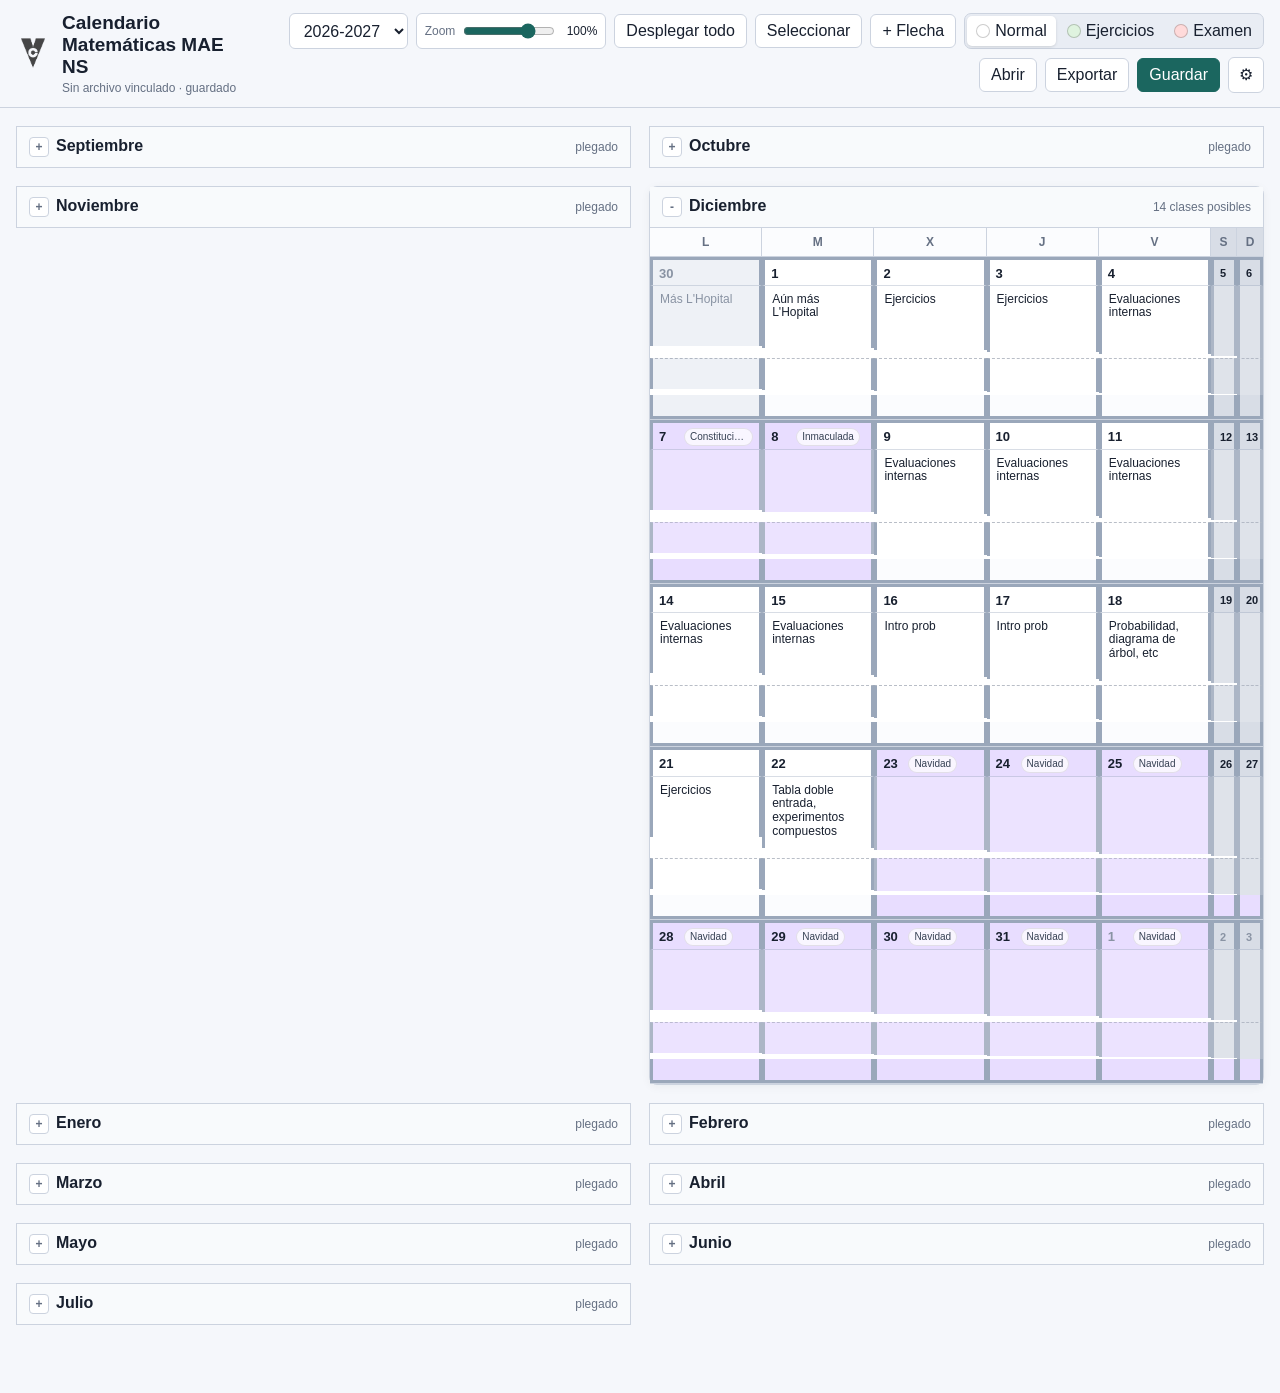
<file: Calendarios/CalendarioMAT.html>
<!doctype html>
<html lang="es">
<head>
  <meta charset="utf-8">
  <meta name="viewport" content="width=device-width, initial-scale=1">
  <title>Calendario Matemáticas MAE NS</title>
  <link rel="icon" type="image/png" href="[data-uri]">
  <style>
    :root {
      --bg: #f5f7fb;
      --panel: #ffffff;
      --ink: #18202f;
      --muted: #657083;
      --line: #ccd3df;
      --line-strong: #9aa7ba;
      --brand: #1b665f;
      --brand-2: #184d85;
      --weekend: #d8dde6;
      --outside: #eef1f6;
      --holiday: #e8ddff;
      --exercise: #dff3df;
      --exam: #ffdada;
      --xxx: #fff2a8;
      --warn: #fff2c9;
      --shadow: 0 12px 30px rgba(24, 32, 47, .12);
      --calendar-zoom: 1;
      --calendar-density: 1;
      --calendar-scale: 1;
      --calendar-layout-width: 100%;
      --weekday-min: calc(88px * var(--calendar-density));
      --weekend-min: calc(26px * var(--calendar-density));
      font-family: Inter, "Segoe UI", Roboto, Arial, sans-serif;
      color: var(--ink);
      background: var(--bg);
    }

    * { box-sizing: border-box; }
    body { margin: 0; min-width: 320px; }
    button, select, input, textarea { font: inherit; }
    button {
      border: 1px solid var(--line);
      background: var(--panel);
      color: var(--ink);
      border-radius: 6px;
      padding: 8px 11px;
      cursor: pointer;
      line-height: 1;
    }
    button:hover { border-color: var(--line-strong); }
    button.primary { background: var(--brand); color: white; border-color: var(--brand); }
    button.ghost { background: transparent; }
    button.icon { width: 36px; height: 36px; padding: 0; display: inline-grid; place-items: center; }
    select, input[type="text"], input[type="date"], input[type="color"] {
      height: 36px;
      border: 1px solid var(--line);
      border-radius: 6px;
      background: white;
      padding: 0 10px;
      color: var(--ink);
    }
    input[type="color"] { width: 48px; padding: 3px; }

    .appbar {
      position: sticky;
      top: 0;
      z-index: 20;
      background: rgba(245, 247, 251, .96);
      backdrop-filter: blur(10px);
      border-bottom: 1px solid var(--line);
    }
    .bar-inner {
      max-width: 1480px;
      margin: 0 auto;
      padding: 12px 16px;
      display: grid;
      grid-template-columns: minmax(220px, 1fr) auto;
      gap: 12px;
      align-items: center;
    }
    .title {
      display: flex;
      gap: 12px;
      align-items: center;
      min-width: 0;
    }
    .brand-logo {
      width: 34px;
      height: 34px;
      object-fit: contain;
      opacity: .72;
      flex: 0 0 auto;
    }
    h1 { margin: 0; font-size: 19px; line-height: 1.15; letter-spacing: 0; }
    .subtitle {
      color: var(--muted);
      font-size: 12px;
      margin-top: 3px;
      white-space: nowrap;
      overflow: visible;
      text-overflow: ellipsis;
    }
    .actions {
      display: flex;
      gap: 8px;
      align-items: center;
      justify-content: flex-end;
      flex-wrap: wrap;
    }
    .zoom-control {
      display: inline-flex;
      align-items: center;
      gap: 6px;
      height: 36px;
      padding: 0 8px;
      border: 1px solid var(--line);
      border-radius: 6px;
      background: var(--panel);
      color: var(--muted);
      font-size: 12px;
    }
    .zoom-control input { width: 92px; accent-color: var(--brand); }
    .zoom-control output {
      width: 34px;
      color: var(--ink);
      text-align: right;
      font-variant-numeric: tabular-nums;
    }
    .tool-segment {
      display: inline-flex;
      background: #e9edf4;
      border: 1px solid var(--line);
      border-radius: 7px;
      padding: 2px;
      gap: 2px;
    }
    .tool-segment button {
      border: 0;
      background: transparent;
      padding: 7px 9px;
      border-radius: 5px;
    }
    .tool-segment button.active { background: white; box-shadow: 0 1px 3px rgba(0,0,0,.12); }
    .dot {
      width: 14px;
      height: 14px;
      border: 1px solid rgba(0,0,0,.2);
      border-radius: 50%;
      display: inline-block;
      vertical-align: -2px;
      margin-right: 5px;
    }
    .dot.blank { background: #fff; }
    .dot.exercise { background: var(--exercise); }
    .dot.exam { background: var(--exam); }
    .dot.holiday { background: var(--holiday); }
    .dot.xxx { background: var(--xxx); }
    .export-wrap { position: relative; display: inline-flex; }
    .export-menu {
      position: absolute;
      top: calc(100% + 6px);
      right: 0;
      z-index: 70;
      min-width: 230px;
      padding: 10px;
      border: 1px solid var(--line);
      border-radius: 8px;
      background: var(--panel);
      box-shadow: var(--shadow);
      display: grid;
      gap: 8px;
    }
    .export-menu[hidden] { display: none; }
    .export-menu label {
      display: grid;
      gap: 4px;
      font-size: 12px;
      color: var(--muted);
    }
    .export-menu select {
      height: 34px;
      border: 1px solid var(--line);
      border-radius: 6px;
      background: white;
      color: var(--ink);
      padding: 0 8px;
    }
    .export-menu button { justify-content: flex-start; }

    main {
      max-width: 1800px;
      margin: 0 auto;
      padding: calc(18px * var(--calendar-density)) 16px 36px;
      overflow-x: hidden;
    }
    .months {
      display: grid;
      grid-template-columns: repeat(2, minmax(0, 1fr));
      gap: calc(18px * var(--calendar-density));
      align-items: start;
      width: var(--calendar-layout-width);
      transform: scale(var(--calendar-scale));
      transform-origin: top left;
    }
    .month-column {
      display: grid;
      gap: calc(18px * var(--calendar-density));
      align-content: start;
      min-width: 0;
    }
    .month {
      background: var(--panel);
      border: 1px solid var(--line);
      border-radius: 8px;
      box-shadow: 0 2px 10px rgba(24, 32, 47, .05);
      overflow: visible;
    }
    .month:not(.collapsed) { margin: 0; }
    .month-head {
      display: flex;
      justify-content: space-between;
      align-items: center;
      padding: calc(10px * var(--calendar-density)) calc(12px * var(--calendar-density));
      border-bottom: 1px solid var(--line);
      background: #f8fafc;
      cursor: pointer;
      user-select: none;
    }
    .month-head:hover { background: #eef3f8; }
    .month-title { font-size: calc(16px * var(--calendar-zoom)); font-weight: 750; }
    .month-count { font-size: calc(12px * var(--calendar-zoom)); color: var(--muted); }
    .month-toggle {
      display: inline-grid;
      place-items: center;
      width: calc(20px * var(--calendar-density));
      height: calc(20px * var(--calendar-density));
      margin-right: calc(7px * var(--calendar-density));
      border: 1px solid var(--line);
      border-radius: 4px;
      background: white;
      font-size: 12px;
      color: var(--muted);
    }
    .month.collapsed {
      align-self: start;
      width: 100%;
      box-shadow: none;
      border-radius: 0;
      margin: 0;
    }
    .month.collapsed .weekdays,
    .month.collapsed .grid,
    .month.collapsed .arrows {
      display: none !important;
    }
    .month.collapsed .month-head { border-bottom: 0; }
    .weekdays {
      display: grid;
      grid-template-columns: repeat(5, minmax(var(--weekday-min), 1fr)) repeat(2, minmax(var(--weekend-min), .22fr));
    }
    .grid { display: grid; gap: 0; }
    .week-row {
      display: grid;
      grid-template-columns: repeat(5, minmax(var(--weekday-min), 1fr)) repeat(2, minmax(var(--weekend-min), .22fr));
      grid-template-rows: auto auto auto repeat(var(--arrow-lanes, 1), calc(24px * var(--calendar-density)));
      border-bottom: 1px solid var(--line);
      position: relative;
      overflow: visible;
    }
    .weekdays div {
      padding: calc(7px * var(--calendar-density)) calc(6px * var(--calendar-density));
      text-align: center;
      font-size: calc(12px * var(--calendar-zoom));
      font-weight: 700;
      color: var(--muted);
      border-bottom: 1px solid var(--line);
      border-right: 1px solid var(--line);
      background: #fbfcfe;
    }
    .weekdays div:nth-child(6),
    .weekdays div:nth-child(7) { background: var(--weekend); }
    .weekdays div:nth-child(7) { border-right: 0; }
    .day {
      min-height: 0;
      border-right: 1px solid var(--line);
      border-bottom: 0;
      background: white;
      display: contents;
      position: relative;
    }
    .day:nth-child(7n) .day-cell { border-right: 3px solid var(--line-strong); }
    .day-cell {
      border-left: 3px solid var(--line-strong);
      border-right: 3px solid var(--line-strong);
      background: white;
      min-width: 0;
    }
    .day.outside .day-cell { background: var(--outside); color: #8993a3; }
    .day.weekend .day-cell { background: var(--weekend); }
    .day.holiday .day-cell { background: var(--holiday); }
    .day.exercise .day-cell { background: var(--exercise); }
    .day.exam .day-cell { background: var(--exam); }
    .day.xxx .day-cell { background: var(--xxx); }
    .day.weekend .day-cell { background: var(--weekend) !important; }
    .day.fixed .day-cell { box-shadow: inset 0 0 0 2px rgba(24,32,47,.38); }
    .day.selected .day-cell { box-shadow: inset 0 0 0 3px #2563eb; }
    .day.drag-over .day-cell { box-shadow: inset 0 0 0 3px #f97316; }
    .day-select-toggle {
      display: none;
      position: absolute;
      top: 3px;
      right: 3px;
      z-index: 8;
      width: 18px;
      height: 18px;
      padding: 0;
      border: 2px solid #2563eb;
      border-radius: 3px;
      background: #ffffff;
      color: #ffffff;
      font-size: 12px;
      line-height: 12px;
      align-items: center;
      justify-content: center;
      cursor: pointer;
    }
    body.selection-mode .day-select-toggle { display: inline-flex; }
    .day.selected .day-select-toggle { background: #2563eb; }
    .selection-actions { display: none; gap: 6px; align-items: center; }
    body.selection-mode .selection-actions { display: inline-flex; }
    #selectModeBtn.active { background: #dbeafe; border-color: #2563eb; color: #1d4ed8; }
    #selectionCount { color: var(--muted); font-size: 12px; min-width: 58px; }
    .day.not-class textarea { opacity: .82; }
    .day.weekend textarea {
      padding-left: 2px;
      padding-right: 2px;
      font-size: calc(10px * var(--calendar-zoom));
    }
    .day.weekend .badge { display: none; }
    .day.weekend .num {
      min-width: 0;
      font-size: calc(11px * var(--calendar-zoom));
    }
    .day-top {
      min-height: calc(29px * var(--calendar-density));
      display: flex;
      align-items: center;
      gap: 5px;
      padding: calc(5px * var(--calendar-density)) calc(6px * var(--calendar-density)) calc(3px * var(--calendar-density));
      border-bottom: 1px solid rgba(154, 167, 186, .38);
      border-top: 3px solid var(--line-strong);
      grid-row: 1;
    }
    .num {
      font-weight: 800;
      font-size: calc(13px * var(--calendar-zoom));
      min-width: calc(20px * var(--calendar-density));
    }
    .badge {
      font-size: calc(10px * var(--calendar-zoom));
      line-height: 1;
      padding: calc(3px * var(--calendar-density)) calc(5px * var(--calendar-density));
      border-radius: 999px;
      background: rgba(255,255,255,.72);
      border: 1px solid rgba(0,0,0,.09);
      color: #364154;
      white-space: nowrap;
      overflow: hidden;
      text-overflow: ellipsis;
      max-width: calc(74px * var(--calendar-density));
    }
    textarea {
      width: 100%;
      border: 0;
      border-radius: 0;
      resize: none;
      overflow: hidden;
      background: transparent;
      color: inherit;
      padding: calc(7px * var(--calendar-density));
      outline: none;
      min-height: calc(55px * var(--calendar-density));
      line-height: 1.15;
      font-size: calc(var(--day-font-size, 12px) * var(--calendar-zoom));
    }
    textarea.content { min-height: calc(58px * var(--calendar-density)); grid-row: 2; }
    textarea.problems {
      flex: 0 0 auto;
      border-top: 1px dashed rgba(101,112,131,.45);
      grid-row: 3;
      color: #38445a;
      min-height: calc(14px * var(--calendar-density));
      padding-top: calc(2px * var(--calendar-density));
      padding-bottom: calc(2px * var(--calendar-density));
      font-size: calc((var(--day-font-size, 12px) - 1px) * var(--calendar-zoom));
    }
    textarea:focus { background: rgba(255,255,255,.62); box-shadow: inset 0 0 0 2px rgba(27, 102, 95, .28); }

    .arrows { display: contents; }
    .arrow-week { display: contents; }
    .arrow-lane {
      grid-row: var(--lane-row);
      min-height: calc(24px * var(--calendar-density));
      border-left: 3px solid var(--line-strong);
      border-right: 3px solid var(--line-strong);
      background: #fbfcfe;
    }
    .arrow-lane.outside-lane { background: var(--outside); }
    .arrow-lane.weekend-lane { background: var(--weekend); }
    .arrow-lane.holiday-lane { background: var(--holiday); }
    .arrow-lane.exercise-lane { background: var(--exercise); }
    .arrow-lane.exam-lane { background: var(--exam); }
    .arrow-lane.xxx-lane { background: var(--xxx); }
    .arrow-lane.last-arrow-lane { border-bottom: 3px solid var(--line-strong); }
    .topic-arrow {
      position: relative;
      min-height: calc(22px * var(--calendar-density));
      align-self: center;
      margin: 0 14px 0 6px;
      padding: calc(4px * var(--calendar-density)) 34px calc(4px * var(--calendar-density)) 18px;
      border-radius: 4px 0 0 4px;
      color: var(--arrow-ink, #111827);
      font-size: calc(11px * var(--calendar-zoom));
      font-weight: 700;
      line-height: 1.1;
      text-align: center;
      white-space: nowrap;
      overflow: hidden;
      text-overflow: ellipsis;
      background: var(--arrow-color);
      border: 1px solid rgba(0,0,0,.18);
      box-shadow: 0 1px 2px rgba(0,0,0,.12);
      cursor: grab;
      user-select: none;
      touch-action: none;
    }
    .topic-arrow.dragging { opacity: .78; cursor: grabbing; }
    .topic-arrow::before {
      content: "";
      position: absolute;
      left: 3px;
      top: 3px;
      bottom: 3px;
      width: 9px;
      border-radius: 2px;
      background: repeating-linear-gradient(45deg, rgba(255,255,255,.55) 0 2px, rgba(0,0,0,.24) 2px 4px);
    }
    .topic-arrow.continues-before::before { display: none; }
    .topic-arrow::after {
      content: "";
      position: absolute;
      right: -13px;
      top: -1px;
      width: 0;
      height: 0;
      border-top: 12px solid transparent;
      border-bottom: 12px solid transparent;
      border-left: 13px solid var(--arrow-color);
      filter: drop-shadow(1px 0 0 rgba(0,0,0,.18));
    }
    .topic-arrow.continues-after { margin-right: 6px; border-radius: 4px; }
    .topic-arrow.continues-after::after { display: none; }
    .topic-label {
      display: block;
      overflow: hidden;
      text-overflow: ellipsis;
      min-height: 14px;
      outline: none;
      border-radius: 3px;
      padding: 1px 18px 1px 2px;
      cursor: grab;
    }
    .topic-label[contenteditable="true"] { cursor: text; user-select: text; }
    .topic-label[contenteditable="true"]:focus { background: rgba(255,255,255,.68); box-shadow: inset 0 0 0 1px rgba(0,0,0,.24); }
    .arrow-handle {
      position: absolute;
      top: 2px;
      width: 16px;
      height: 18px;
      border: 1px solid rgba(0,0,0,.22);
      background: rgba(255,255,255,.75);
      border-radius: 4px;
      padding: 0;
      font-size: 11px;
      line-height: 1;
      cursor: ew-resize;
      z-index: 2;
    }
    .arrow-handle.left { left: -7px; }
    .arrow-handle.right { right: -3px; }
    .topic-arrow::after { pointer-events: none; }

    .context-menu {
      position: fixed;
      z-index: 80;
      min-width: 190px;
      background: white;
      border: 1px solid var(--line-strong);
      border-radius: 7px;
      box-shadow: var(--shadow);
      padding: 5px;
      display: none;
    }
    .context-menu.open { display: grid; gap: 2px; }
    .context-menu button {
      border: 0;
      border-radius: 5px;
      text-align: left;
      padding: 8px 9px;
      background: white;
      line-height: 1.15;
    }
    .context-menu button:hover { background: #eef2f8; }
    .context-menu .sep { height: 1px; background: var(--line); margin: 4px 0; }
    .color-presets {
      display: grid;
      grid-template-columns: repeat(8, 18px);
      gap: 5px;
      align-items: center;
      padding: 4px 0;
    }
    .color-preset {
      width: 18px;
      height: 18px;
      border: 1px solid rgba(0,0,0,.25);
      border-radius: 3px;
      padding: 0;
      background: var(--preset-color);
      cursor: pointer;
    }
    .context-menu .color-preset {
      padding: 0;
      background: var(--preset-color);
    }
    .color-preset:hover,
    .color-preset.active {
      outline: 2px solid var(--brand);
      outline-offset: 1px;
    }

    .drawer {
      position: fixed;
      inset: 0;
      display: none;
      z-index: 50;
    }
    .drawer.open { display: block; }
    .shade { position: absolute; inset: 0; background: rgba(11,18,31,.34); }
    .settings {
      position: absolute;
      right: 0;
      top: 0;
      height: 100%;
      width: min(560px, 100vw);
      background: white;
      box-shadow: var(--shadow);
      padding: 18px;
      overflow: auto;
    }
    .settings-head {
      display: flex;
      align-items: center;
      justify-content: space-between;
      gap: 12px;
      margin-bottom: 16px;
    }
    .settings h2 { margin: 0; font-size: 18px; }
    .block { border-top: 1px solid var(--line); padding: 15px 0; }
    .block h3 { margin: 0 0 10px; font-size: 14px; }
    .checks { display: grid; grid-template-columns: repeat(7, 1fr); gap: 7px; }
    .checks label {
      border: 1px solid var(--line);
      border-radius: 6px;
      padding: 8px 5px;
      text-align: center;
      font-size: 12px;
      cursor: pointer;
    }
    .checks input { display: block; margin: 0 auto 4px; }
    .settings textarea {
      border: 1px solid var(--line);
      border-radius: 6px;
      min-height: 150px;
      resize: vertical;
      background: #fbfcfe;
      font-family: Consolas, "Courier New", monospace;
      font-size: 12px;
    }
    .arrow-form {
      display: grid;
      grid-template-columns: 1fr 1fr 54px;
      gap: 8px;
      align-items: end;
    }
    .arrow-form label, .inline-label {
      display: grid;
      gap: 4px;
      font-size: 12px;
      color: var(--muted);
    }
    .arrow-form .wide { grid-column: 1 / -1; }
    .arrow-color-tools {
      grid-column: 1 / -1;
      display: grid;
      gap: 5px;
    }
    .arrow-list {
      display: grid;
      gap: 6px;
      margin-top: 10px;
    }
    .arrow-item {
      display: grid;
      grid-template-columns: 18px 1fr auto;
      gap: 8px;
      align-items: center;
      border: 1px solid var(--line);
      border-radius: 6px;
      padding: 7px;
      font-size: 12px;
    }
    .swatch { width: 18px; height: 18px; border-radius: 4px; border: 1px solid rgba(0,0,0,.2); }
    .version-list {
      display: grid;
      gap: 6px;
      margin-top: 10px;
      max-height: 260px;
      overflow: auto;
    }
    .version-item {
      display: grid;
      grid-template-columns: 1fr auto;
      gap: 8px;
      align-items: center;
      border: 1px solid var(--line);
      border-radius: 6px;
      padding: 8px;
      background: #fbfcfe;
      font-size: calc(12px * var(--calendar-zoom));
    }
    .version-item strong { display: block; font-size: 13px; }
    .version-item span { color: var(--muted); }
    .status {
      min-height: 22px;
      color: var(--muted);
      font-size: 12px;
      margin-top: 10px;
    }
    .hidden-input { display: none; }

    @media (max-width: 1100px) {
      .months { grid-template-columns: 1fr; }
    }
    @media (max-width: 760px) {
      .bar-inner { grid-template-columns: 1fr; }
      .actions { justify-content: flex-start; }
      .weekdays, .week-row { grid-template-columns: repeat(5, minmax(calc(68px * var(--calendar-density)), 1fr)) repeat(2, minmax(calc(22px * var(--calendar-density)), .22fr)); }
      .month { overflow-x: auto; }
      .weekdays, .grid { min-width: calc(410px * var(--calendar-density)); }
      .week-row { min-width: calc(410px * var(--calendar-density)); }
      h1 { font-size: 17px; }
    }
  </style>
</head>
<body>
  <header class="appbar">
    <div class="bar-inner">
      <div class="title">
        <img class="brand-logo" src="[data-uri]" alt="VK">
        <div>
          <h1>Calendario Matemáticas MAE NS</h1>
          <div class="subtitle" id="fileStatus">Sin archivo vinculado</div>
        </div>
      </div>
      <div class="actions">
        <select id="yearSelect" aria-label="Curso"></select>
        <label class="zoom-control" title="Zoom del calendario">
          Zoom
          <input id="zoomSlider" type="range" min="40" max="120" step="5" value="100">
          <output id="zoomValue">100%</output>
        </label>
        <button id="expandAllBtn" title="Desplegar todos los meses">Desplegar todo</button>
        <button id="selectModeBtn" title="Seleccionar días para borrado masivo">Seleccionar</button>
        <div class="selection-actions" id="selectionActions">
          <span id="selectionCount">0 días</span>
          <button id="deleteSelectedBtn" title="Borrar los días seleccionados">Borrar selección</button>
          <button id="clearSelectionBtn" title="Desmarcar todos los días">Desmarcar</button>
        </div>
        <button id="quickArrowBtn" title="Crear flecha">+ Flecha</button>
        <div class="tool-segment" aria-label="Color">
          <button data-color="blank" class="active" title="Blanco"><span class="dot blank"></span>Normal</button>
          <button data-color="exercise" title="Ejercicios"><span class="dot exercise"></span>Ejercicios</button>
          <button data-color="exam" title="Examen o corrección"><span class="dot exam"></span>Examen</button>
        </div>
        <button id="openBtn" title="Abrir archivo">Abrir</button>
        <div class="export-wrap">
          <button id="exportBtn" title="Exportar calendario">Exportar</button>
          <div class="export-menu" id="exportMenu" hidden>
            <label>Distribución
              <select id="exportLayout">
                <option value="1">Un mes por hoja</option>
                <option value="2">Dos meses por hoja</option>
              </select>
            </label>
            <button id="exportPdfBtn" type="button">PDF</button>
            <button id="exportDocxBtn" type="button">DOCX</button>
            <button id="exportExcelBtn" type="button">Excel</button>
          </div>
        </div>
        <button id="saveBtn" class="primary" title="Guardar">Guardar</button>
        <button id="settingsBtn" class="icon" title="Configuración">⚙</button>
      </div>
    </div>
  </header>

  <main>
    <div class="months" id="months"></div>
    <div class="status" id="status"></div>
  </main>

  <input class="hidden-input" id="fileInput" type="file" accept=".vconce,text/markdown,text/plain">

  <div class="context-menu" id="dayMenu" role="menu"></div>
  <div class="context-menu" id="arrowMenu" role="menu"></div>

  <div class="drawer" id="drawer" aria-hidden="true">
    <div class="shade" id="shade"></div>
    <aside class="settings" aria-label="Configuración">
      <div class="settings-head">
        <h2>Configuración</h2>
        <button id="closeSettings" class="icon" title="Cerrar">×</button>
      </div>
      <div class="block">
        <h3>Días de clase</h3>
        <div class="checks" id="classDays"></div>
      </div>
      <div class="block">
        <h3>Festivos y no lectivos</h3>
        <textarea id="holidayText" spellcheck="false"></textarea>
        <div class="actions" style="justify-content:flex-start;margin-top:10px">
          <button id="applyHolidays">Aplicar</button>
          <button id="resetOfficial">Restaurar oficiales</button>
        </div>
      </div>
      <div class="block">
        <h3>Flechas de temas</h3>
        <div class="arrow-form">
          <label>Inicio <input id="arrowStart" type="date"></label>
          <label>Fin <input id="arrowEnd" type="date"></label>
          <label>Color <input id="arrowColor" type="color" value="#00b050"></label>
          <div class="arrow-color-tools">
            <span class="inline-label">Colores predefinidos</span>
            <div class="color-presets" id="arrowColorPresets"></div>
          </div>
          <label class="wide">Texto <input id="arrowText" type="text" placeholder="B1. Transferencias de energía"></label>
          <button id="addArrow" class="primary" type="button">Añadir flecha</button>
        </div>
        <div class="arrow-list" id="arrowList"></div>
      </div>
      <div class="block">
        <h3>Datos</h3>
        <div class="actions" style="justify-content:flex-start">
          <button id="newYearBtn">Vaciar curso visible</button>
          <button id="versionsBtn">Versiones</button>
          <button id="downloadBtn">Descargar copia</button>
        </div>
        <div class="version-list" id="versionList" hidden></div>
      </div>
    </aside>
  </div>

  <script>
    const MONTHS = [
      ["Septiembre", 8], ["Octubre", 9], ["Noviembre", 10], ["Diciembre", 11],
      ["Enero", 0], ["Febrero", 1], ["Marzo", 2], ["Abril", 3], ["Mayo", 4], ["Junio", 5],
      ["Julio", 6]
    ];
    const WEEKDAYS = ["L", "M", "X", "J", "V", "S", "D"];
    const WEEKDAY_NAMES = ["Lunes", "Martes", "Miércoles", "Jueves", "Viernes", "Sábado", "Domingo"];
    const DB_NAME = "calendario-fis-ib";
    const HANDLE_KEY = "CalendarioMAT.vconce";
    const RECOVERY_KEY = "CalendarioMAT.recovery";
    const HISTORY_LIMIT = 40;
    const AUTOSAVE_DELAY = 900;
    const ARROW_PRESET_COLORS = [
      "#ffffff", "#000000", "#5b9bd5", "#70ad47",
      "#ffc000", "#ed7d31", "#c00000", "#7030a0",
      "#00b0f0", "#00b050", "#ff66cc", "#a6a6a6",
      "#92d050", "#ffff00", "#4472c4", "#7f6000"
    ];
    const IMPORTED_SEED = {"entries":{"2023-2024":{"2023-09-12":{"content":"Introducción IB"},"2023-09-13":{"content":"Introducción al IB"},"2023-09-14":{"content":"Introducción al IB"},"2023-09-15":{"content":"Estadística. Introducción"},"2023-09-18":{"content":"Muestreo"},"2023-09-19":{"content":"Investigación 2"},"2023-09-20":{"content":"Medidas estadísticas"},"2023-09-21":{"content":"Revisión"},"2023-09-22":{"content":"Revisión. Histogramas"},"2023-09-25":{"content":"Histogramas. Frecuencia acumulada"},"2023-09-26":{"content":"Frecuencia acumulada. Cajas y bigotes"},"2023-09-27":{"content":"Revisión"},"2023-09-28":{"content":"Est. Bidimensional"},"2023-09-29":{"content":"Est. Bidimensional. Recta de regresión"},"2023-10-02":{"content":"Recta de regresión"},"2023-10-03":{"content":"Revisión"},"2023-10-04":{"content":"Introducción T1"},"2023-10-05":{"content":"Sucesiones y patrones"},"2023-10-06":{"content":"Evaluación interna. Trabajo de clase"},"2023-10-09":{"content":"Sucesiones aritméticas y geométricas"},"2023-10-10":{"content":"Series geométricas convergentes y divergentes"},"2023-10-11":{"content":"Aplicaciones"},"2023-10-12":{"color":"holiday"},"2023-10-13":{"color":"holiday"},"2023-10-16":{"content":"Ejercicios"},"2023-10-17":{"content":"Demostraciones"},"2023-10-18":{"content":"Demostración por contradicción"},"2023-10-19":{"content":"Inducción"},"2023-10-20":{"content":"Ejercicios"},"2023-10-23":{"content":"Repaso técnicas de recuento"},"2023-10-24":{"content":"Ejercicios técnicas recuento.\nIntroducción th binomio"},"2023-10-25":{"content":"Teorema del binomio"},"2023-10-26":{"content":"Teorema del binomio"},"2023-10-27":{"content":"Ex1Ev1","color":"exam"},"2023-10-30":{"content":"Th binomio con exponentes racionales y negativos"},"2023-10-31":{"content":"Ejercicios y repaso"},"2023-11-01":{"color":"holiday"},"2023-11-02":{"content":"Relaciones funcionales"},"2023-11-03":{"content":"Algunas funciones especiales"},"2023-11-06":{"content":"Descomposición en fracciones parciales"},"2023-11-07":{"content":"Valor absoluto I"},"2023-11-08":{"content":"Valor absoluto II"},"2023-11-09":{"color":"holiday"},"2023-11-10":{"content":"Ejercicios"},"2023-11-13":{"content":"Clasificación y operaciones con funciones"},"2023-11-14":{"content":"Composición e inversa"},"2023-11-15":{"content":"Transformaciones de funciones"},"2023-11-16":{"content":"Ejercicios"},"2023-11-17":{"content":"Ejercicios"},"2023-11-20":{"content":"Introducción"},"2023-11-21":{"content":"Ecuación de segundo grado"},"2023-11-22":{"content":"Números complejos"},"2023-11-23":{"content":"Operaciones"},"2023-11-24":{"content":"Más operaciones"},"2023-11-27":{"content":"Potencia y división"},"2023-11-28":{"content":"Polinomios. Álgebra de."},"2023-11-29":{"content":"Teorema del álgebra"},"2023-11-30":{"content":"Ecuaciones y sistemas"},"2023-12-04":{"content":"Ecuaciones y sistemas"},"2023-12-05":{"content":"Sistemas de ecuaciones lineales"},"2023-12-06":{"color":"holiday"},"2023-12-07":{"color":"holiday"},"2023-12-08":{"color":"holiday"},"2023-12-11":{"content":"Sistemas con tres incógnitas"},"2023-12-12":{"content":"Sistemas con tres incógnitas"},"2023-12-13":{"content":"Sistemas con tres incógnitas"},"2023-12-14":{"content":"Sistemas con tres incógnitas"},"2023-12-15":{"content":"Sistemas con tres incógnitas"},"2023-12-22":{"color":"holiday"},"2023-12-23":{"color":"holiday"},"2023-12-24":{"color":"holiday"},"2023-12-25":{"color":"holiday"},"2023-12-26":{"color":"holiday"},"2023-12-27":{"color":"holiday"},"2023-12-28":{"color":"holiday"},"2023-12-29":{"color":"holiday"},"2023-12-30":{"color":"holiday"},"2023-12-31":{"color":"holiday"},"2024-01-01":{"color":"holiday"},"2024-01-02":{"color":"holiday"},"2024-01-03":{"color":"holiday"},"2024-01-04":{"color":"holiday"},"2024-01-05":{"color":"holiday"},"2024-01-06":{"color":"holiday"},"2024-01-07":{"color":"holiday"},"2024-02-22":{"color":"holiday"},"2024-02-23":{"color":"holiday"},"2024-03-22":{"color":"holiday"},"2024-03-25":{"color":"holiday"},"2024-03-26":{"color":"holiday"},"2024-03-27":{"color":"holiday"},"2024-03-28":{"color":"holiday"},"2024-03-29":{"color":"holiday"},"2024-03-30":{"color":"holiday"},"2024-03-31":{"color":"holiday"},"2024-04-01":{"color":"holiday"},"2024-05-01":{"color":"holiday"},"2024-05-02":{"color":"holiday"},"2024-05-03":{"color":"holiday"}},"2024-2025":{"2024-09-13":{"content":"Intro vectores. Dependencia lineal. Bases. Coordenadas"},"2024-09-16":{"content":"Producto escalar y vectorial"},"2024-09-17":{"content":"Producto mixto"},"2024-09-18":{"content":"Ejercicios"},"2024-09-19":{"content":"Intro. Rectas y planos"},"2024-09-20":{"content":"Vectores del plano. Puntos alineados y coplanarios"},"2024-09-23":{"content":"Punto medio, baricentro y simétrico"},"2024-09-24":{"content":"Paralelas y perp 3D. Posiciones relativas 3D"},"2024-09-25":{"content":"Más posiciones relativas.\nEjercicios"},"2024-09-26":{"content":"Ejercicios"},"2024-09-27":{"content":"Recordatorio problemas sistemas ecuaciones.\nPosiciones relativas recta y plano"},"2024-09-30":{"content":"Ejercicios"},"2024-10-01":{"content":"Revision ejercicios"},"2024-10-02":{"content":"Control C1.1","color":"exam"},"2024-10-03":{"content":"Revisión C1.1","color":"exam"},"2024-10-04":{"content":"Revisión C1.1","color":"exam"},"2024-10-07":{"content":"Introducción. Ángulos"},"2024-10-08":{"content":"Distancia punto-punto y punto recta"},"2024-10-09":{"content":"Distancia punto-plano, recta plano y plano plano"},"2024-10-10":{"content":"Distancia recta recta"},"2024-10-11":{"content":"Punto simétrico"},"2024-10-12":{"color":"holiday"},"2024-10-14":{"content":"Proyección ortogonal"},"2024-10-15":{"content":"Repaso"},"2024-10-16":{"content":"Control C1.2","color":"exam"},"2024-10-17":{"content":"Revisión C1.2","color":"exam"},"2024-10-18":{"content":"Revisión C1.2","color":"exam"},"2024-10-21":{"content":"Repaso análisis. Derivación"},"2024-10-22":{"content":"Repaso análisis. Recta tangente y optimización"},"2024-10-23":{"content":"Repaso análisis. Gráficas de una función"},"2024-10-24":{"content":"Repaso análisis. Derivación implícita y logarítmica"},"2024-10-25":{"content":"Introducción y propiedades de la integral"},"2024-10-28":{"content":"Integrales inmediatas I y II"},"2024-10-29":{"content":"Integrales no tan inmediatas"},"2024-10-30":{"content":"Ejercicios"},"2024-10-31":{"content":"Cambio de variable"},"2024-11-01":{"color":"holiday"},"2024-11-04":{"content":"Integral por partes"},"2024-11-05":{"content":"Integrales circulares e integrales con diferentes soluciones"},"2024-11-06":{"content":"Integrales racionales"},"2024-11-07":{"content":"Ejercicios"},"2024-11-08":{"content":"Ejercicios"},"2024-11-09":{"color":"holiday"},"2024-11-11":{"content":"Introducción. Regla de Barrow"},"2024-11-12":{"content":"Cálculo de áreas"},"2024-11-13":{"content":"Área entre dos funciones"},"2024-11-14":{"content":"Cambio de variable. Volumen de revolución"},"2024-11-15":{"content":"TFC"},"2024-11-18":{"content":"Integrales y física"},"2024-11-19":{"content":"Ejercicios"},"2024-11-20":{"content":"Ejercicios"},"2024-11-21":{"content":"Ejercicios"},"2024-11-22":{"content":"Control C2.1","color":"exam"},"2024-11-25":{"content":"Revisión C2.1","color":"exam"},"2024-11-26":{"content":"Revisión C2.1","color":"exam"},"2024-11-27":{"content":"EDO. Intro. Separación de variables"},"2024-11-28":{"content":"EDO. Modelización de fenómenos"},"2024-11-29":{"content":"EDO. Ecuaciones homogéneas"},"2024-12-02":{"content":"EDO. Ecuaciones exactas"},"2024-12-03":{"content":"Ejercicios"},"2024-12-04":{"content":"Métodos numéricos. Euler"},"2024-12-05":{"content":"L'Hopital. McLaurin"},"2024-12-06":{"color":"holiday"},"2024-12-09":{"content":"Más L'Hopital"},"2024-12-10":{"content":"Aún más L'Hopital"},"2024-12-11":{"content":"Ejercicios"},"2024-12-12":{"content":"Control C2.2","color":"exam"},"2024-12-13":{"content":"Evaluaciones internas"},"2024-12-16":{"content":"Evaluaciones internas"},"2024-12-17":{"content":"Evaluaciones internas"},"2024-12-18":{"content":"Evaluaciones internas"},"2024-12-19":{"content":"Evaluaciones internas"},"2024-12-20":{"content":"Evaluaciones internas"},"2024-12-21":{"color":"holiday"},"2024-12-22":{"color":"holiday"},"2024-12-23":{"color":"holiday"},"2024-12-24":{"color":"holiday"},"2024-12-25":{"color":"holiday"},"2024-12-26":{"color":"holiday"},"2024-12-27":{"color":"holiday"},"2024-12-28":{"color":"holiday"},"2024-12-29":{"color":"holiday"},"2024-12-01":{"color":"holiday"},"2025-01-01":{"color":"holiday"},"2025-01-02":{"color":"holiday"},"2025-01-03":{"color":"holiday"},"2025-01-04":{"color":"holiday"},"2025-01-05":{"color":"holiday"},"2025-01-06":{"color":"holiday"},"2025-01-07":{"color":"holiday"},"2025-01-13":{"content":"Probabilidad. Introducción, sucesos…"},"2025-01-14":{"content":"Concepto probabilidad, diagrama de árbol…"},"2025-01-15":{"content":"Tabla doble entrada, experimentos compuestos"},"2025-01-16":{"content":"Probabilidad condicionada. Sucesos dependientes"},"2025-01-17":{"content":"TPTotal\nTbayes"},"2025-01-20":{"content":"Esperanza matemática"},"2025-01-21":{"content":"Ejercicios"},"2025-01-22":{"content":"Ejercicios"},"2025-01-23":{"content":"Ejercicios"},"2025-01-24":{"content":"Control C3.1","color":"exam"},"2025-01-27":{"content":"Revisión C3.1","color":"exam"},"2025-01-28":{"content":"Revisión C3.1","color":"exam"},"2025-01-29":{"content":"Introducción distribuciones"},"2025-01-30":{"content":"Binomial. Inicio"},"2025-01-31":{"content":"Binomial. Ejemplos"},"2025-02-03":{"content":"Binomial. Probabilidades acumuladas. Media y desviación"},"2025-02-04":{"content":"Paso binomial a normal."},"2025-02-05":{"content":"// Normal\nIntroducción"},"2025-02-06":{"content":"Ejemplos N(0,1)"},"2025-02-07":{"content":"Normal tipificada. Paso de binomial a normal. Corrección de continuidad"},"2025-02-10":{"content":"Repaso. Problema oposición"},"2025-02-11":{"content":"Repaso y ejercicios"},"2025-02-12":{"content":"Vuelta a las distribuciones. Pag 698"},"2025-02-13":{"content":"Variables discretas. Pag 701"},"2025-02-14":{"content":"Resultados importantes sobre variables aleatorias"},"2025-02-17":{"content":"Vuelta a las variables continuas. Pag 706"},"2025-02-21":{"content":"Control C3.2","color":"exam"},"2025-02-24":{"content":"Revisión C3.2","color":"exam"},"2025-02-25":{"content":"Revisión C3.2","color":"exam"},"2025-02-28":{"color":"holiday"},"2025-03-03":{"color":"holiday"},"2025-03-28":{"color":"holiday"},"2025-03-29":{"color":"holiday"},"2025-03-01":{"color":"holiday"},"2025-03-02":{"color":"holiday"},"2025-04-11":{"color":"holiday"},"2025-04-14":{"color":"holiday"},"2025-04-15":{"color":"holiday"},"2025-04-16":{"color":"holiday"},"2025-04-17":{"color":"holiday"},"2025-04-18":{"color":"holiday"},"2025-04-21":{"color":"holiday"},"2025-05-01":{"color":"holiday"},"2025-05-02":{"color":"holiday"},"2025-05-15":{"color":"holiday"},"2025-06-11":{"color":"holiday"},"2025-06-12":{"color":"holiday"},"2025-06-13":{"color":"holiday"},"2025-06-16":{"color":"holiday"},"2025-06-17":{"color":"holiday"},"2025-06-18":{"color":"holiday"},"2025-06-19":{"color":"holiday"},"2025-06-20":{"color":"holiday"},"2025-06-23":{"color":"holiday"},"2025-06-24":{"color":"holiday"},"2025-06-25":{"color":"holiday"},"2025-06-26":{"color":"holiday"},"2025-06-27":{"color":"holiday"},"2025-06-30":{"color":"holiday"}},"2025-2026":{"2025-09-15":{"content":"Introducción IB"},"2025-09-16":{"content":"Introducción IB"},"2025-09-17":{"content":"Introducción IB"},"2025-09-18":{"content":"Estadística. Introducción"},"2025-09-19":{"content":"xxx","color":"xxx"},"2025-09-22":{"content":"Introducción estadística descriptiva"},"2025-09-23":{"content":"Varianza y desviación"},"2025-09-24":{"content":"xxx","color":"xxx"},"2025-09-25":{"content":"Sumatorios. Estimadores. Frecuencia acumulada"},"2025-09-26":{"content":"Efecto de multiplicar datos por k\nIntroducción correlación"},"2025-09-29":{"content":"Recta de regresión"},"2025-09-30":{"content":"Recta de regresión\nRecta x-y"},"2025-10-01":{"content":"Recta de regresión\nRevisión recta x sobre y\nErrores"},"2025-10-02":{"content":"Ejercicios"},"2025-10-03":{"content":"Introducción T1"},"2025-10-06":{"content":"Evaluación interna. Analizar dos EI en clase"},"2025-10-07":{"content":"Sucesiones y patrones\nSucesiones aritméticas"},"2025-10-08":{"content":"Sucesiones aritméticas y geométricas","problems":"Sucesiones geométricas"},"2025-10-09":{"content":"Series geométricas convergentes y divergentes"},"2025-10-10":{"content":"Aplicaciones"},"2025-10-13":{"color":"holiday"},"2025-10-14":{"content":"Ejercicios"},"2025-10-15":{"content":"Demostraciones\nContradicción\nIntroducción inducción"},"2025-10-16":{"content":"xxx","color":"xxx"},"2025-10-17":{"content":"Inducción"},"2025-10-20":{"content":"Repaso técnicas de recuento"},"2025-10-21":{"content":"Ejercicios técnicas recuento."},"2025-10-22":{"content":"Técnicas de recuento. Demostraciones"},"2025-10-23":{"content":"Teorema del binomio"},"2025-10-24":{"content":"Th binomio con exponentes racionales y negativos"},"2025-10-27":{"content":"Relaciones funcionales?"},"2025-10-28":{"content":"Ejercicios y repaso"},"2025-10-29":{"content":"Examen C1.1","color":"exam"},"2025-10-30":{"content":"Revisión C1.1","color":"exam"},"2025-10-31":{"content":"Revisión C1.1","color":"exam"},"2025-11-03":{"color":"holiday"},"2025-11-04":{"content":"Relaciones funcionales. Algunas funciones especiales"},"2025-11-05":{"content":"Funciones cuadráticas"},"2025-11-06":{"content":"Funciones racionales.\nDescomposición en fracciones parciales\nValor absoluto I"},"2025-11-07":{"content":"Valor absoluto II"},"2025-11-10":{"color":"holiday"},"2025-11-11":{"content":"Ejercicios"},"2025-11-12":{"content":"Clasificación"},"2025-11-13":{"content":"Operaciones con funciones. Composición e inversa"},"2025-11-14":{"content":"Transformaciones de funciones"},"2025-11-17":{"content":"Más transformaciones.\nEjercicios"},"2025-11-18":{"content":"Polinomios. Introducción complejos"},"2025-11-19":{"content":"Teorema del álgebra"},"2025-11-20":{"content":"Ecuaciones y sistemas"},"2025-11-21":{"content":"Ejercicios"},"2025-11-24":{"content":"Ecuaciones y sistemas"},"2025-11-25":{"content":"Repaso"},"2025-11-26":{"content":"Examen C1.2","color":"exam"},"2025-11-27":{"content":"Revisión C1.2","color":"exam"},"2025-11-28":{"content":"Revisión C1.2 (2)","color":"exam"},"2025-12-01":{"content":"Sistemas de ecuaciones lineales"},"2025-12-02":{"content":"Sistemas con tres incógnitas"},"2025-12-03":{"content":"Sistemas con tres incógnitas"},"2025-12-04":{"content":"Sistemas con tres incógnitas"},"2025-12-05":{"content":"Sistemas con tres incógnitas"},"2025-12-08":{"color":"holiday"},"2025-12-09":{"content":"Gauss"},"2025-12-10":{"content":"Repaso Gauss\nIntroducción límites"},"2025-12-11":{"content":"Límites. Continuidad"},"2025-12-12":{"content":"Cálculo de límites I"},"2025-12-15":{"content":"Cálculo de límites II"},"2025-12-16":{"content":"xxx","color":"xxx"},"2025-12-17":{"content":"xxx","color":"xxx"},"2025-12-18":{"content":"xxx","color":"xxx"},"2025-12-19":{"color":"holiday"},"2025-12-20":{"color":"holiday"},"2025-12-21":{"color":"holiday"},"2025-12-22":{"color":"holiday"},"2025-12-23":{"color":"holiday"},"2025-12-24":{"color":"holiday"},"2025-12-25":{"color":"holiday"},"2025-12-26":{"color":"holiday"},"2025-12-27":{"color":"holiday"},"2025-12-28":{"color":"holiday"},"2026-02-01":{"color":"holiday"},"2025-12-29":{"color":"holiday"},"2025-12-30":{"color":"holiday"},"2025-12-31":{"color":"holiday"},"2026-01-01":{"color":"holiday"},"2026-01-02":{"color":"holiday"},"2026-01-03":{"color":"holiday"},"2026-01-04":{"color":"holiday"},"2026-01-05":{"color":"holiday"},"2026-01-06":{"color":"holiday"},"2026-01-07":{"color":"holiday"},"2026-01-08":{"content":"Reentrada al curso"},"2026-01-09":{"content":"Ind k/0, inf-inf"},"2026-01-12":{"content":"Ind infinito"},"2026-01-13":{"content":"Resta de infinitos y uno elevado a infinito"},"2026-01-14":{"content":"1 elevado a infinito"},"2026-01-15":{"content":"Límites en -inf. Intro derivada"},"2026-01-16":{"content":"Asíntotas. Derivadas."},"2026-01-19":{"content":"Matrices1"},"2026-01-20":{"content":"Matrices2"},"2026-01-21":{"content":"C2.1","color":"exam"},"2026-01-22":{"content":"Matrices3"},"2026-01-23":{"content":"Matrices4"},"2026-01-26":{"content":"Matrices5"},"2026-01-27":{"content":"Matrices6"},"2026-01-28":{"content":"Matrices7. Revisión y ejercicios"},"2026-01-29":{"content":"Matrices 8. Revisión y ejercicios"},"2026-01-30":{"content":"Determinantes1"},"2026-02-02":{"content":"Determinantes2"},"2026-02-03":{"content":"Determinantes3"},"2026-02-04":{"content":"Recuperación 1ºEV","color":"exam"},"2026-02-05":{"content":"Determinantes4"},"2026-02-06":{"content":"Determinantes5"},"2026-02-09":{"content":"Determinantes6"},"2026-02-10":{"content":"Determinantes7"},"2026-02-11":{"content":"Determinantes8"},"2026-02-12":{"content":"Determinantes9. Ejercicios"},"2026-02-13":{"content":"Determinantes10\nEjercicios"},"2026-02-16":{"content":"Sistemas 1"},"2026-02-17":{"content":"Sistemas 2"},"2026-02-18":{"content":"C2.2","color":"exam"},"2026-02-19":{"content":"Sistemas 3"},"2026-02-20":{"content":"Sistemas 4"},"2026-02-23":{"content":"Complejos1 y 2"},"2026-02-24":{"content":"Complejos3 y 4"},"2026-02-25":{"content":"Complejos5"},"2026-02-26":{"content":"Complejos6"},"2026-02-27":{"content":"Complejos7"},"2026-03-02":{"content":"Reentrada al curso"},"2026-03-03":{"content":"Asíntotas"},"2026-03-04":{"content":"Asíntotas.\nLos del I: ved el vídeo del H"},"2026-03-05":{"content":"Charla.\nAO. Dibujo de funciones. Los del I: ved el vídeo del H","color":"xxx"},"2026-03-06":{"content":"xxx","color":"xxx"},"2026-03-09":{"content":"Derivadas. Tabla"},"2026-03-10":{"content":"Derivadas. Reglas (x;/)"},"2026-03-11":{"content":"Recta tangente y normal"},"2026-03-12":{"content":"Recta tangente y normal"},"2026-03-13":{"content":"Derivabilidad y monotonía"},"2026-03-16":{"content":"Máximos y mínimos. Repaso. Ejercicios EVAU","color":"xxx"},"2026-03-17":{"content":"Repaso","color":"xxx"},"2026-03-18":{"content":"Repaso","color":"xxx"},"2026-03-19":{"content":"Repaso","color":"xxx"},"2026-03-20":{"content":"Repaso","color":"xxx"},"2026-03-23":{"content":"Repaso","color":"xxx"},"2026-03-24":{"content":"Repaso","color":"xxx"},"2026-03-25":{"content":"Repaso","color":"xxx"},"2026-03-26":{"content":"Repaso"},"2026-03-27":{"color":"holiday"},"2026-03-30":{"color":"holiday"},"2026-03-31":{"color":"holiday"},"2026-04-01":{"color":"holiday"},"2026-04-02":{"color":"holiday"},"2026-04-03":{"color":"holiday"},"2026-04-04":{"color":"holiday"},"2026-04-05":{"color":"holiday"},"2026-04-06":{"color":"holiday"},"2026-04-07":{"content":"Reintroducción al curso.\nOptimización"},"2026-04-08":{"content":"Derivación implícita"},"2026-04-09":{"content":"Derivación implícita"},"2026-04-10":{"content":"Inducción con derivadas"},"2026-04-13":{"content":"Derivación implícita para 1 elevado a inf\nCinemática"},"2026-04-14":{"content":"Repaso"},"2026-04-15":{"content":"C3.1","color":"exam"},"2026-04-16":{"content":"Revisión","color":"exam"},"2026-04-17":{"content":"Revisión","color":"exam"},"2026-04-20":{"content":"Dibujo de funciones"},"2026-04-21":{"content":"Dibujo de funciones"},"2026-04-22":{"content":"Geometría y trigonometría. Introducción"},"2026-04-23":{"content":"Vectores, distancias. Trigonometría"},"2026-04-24":{"content":"Sector circular. Trigonometría en varios cuadrantes"},"2026-04-27":{"content":"Fórmulas trigonométricas"},"2026-04-28":{"content":"Ejercicios trigonometría"},"2026-04-29":{"content":"Ejercicios trigonometría. Ecuaciones trigonométricas"},"2026-04-30":{"content":"Ecuaciones trigonométricas. Resolución de triángulos\nTh.seno y coseno"},"2026-05-01":{"color":"holiday"},"2026-05-04":{"content":"Sistemas ecuaciones trigonométricas. Inicio vectores"},"2026-05-05":{"content":"Ejercicios variados trigonometría y vectores. Cuándo una base es base"},"2026-05-06":{"content":"Ejercicios variados trigonometría"},"2026-05-07":{"content":"Ejercicios trigonometría"},"2026-05-08":{"content":"Ejercicios vectores. Propiedades producto escalar"},"2026-05-11":{"content":"Geometría analítica: rectas. Ecuaciones de la recta"},"2026-05-12":{"content":"Repaso"},"2026-05-13":{"content":"C3.2","color":"exam"},"2026-05-14":{"content":"Revisión","color":"exam"},"2026-05-15":{"content":"San Isidro","color":"holiday"},"2026-05-18":{"content":"Revisión","color":"exam"},"2026-05-19":{"content":"Paralelas y perpendiculares"},"2026-05-20":{"content":"Posiciones relativas rectas. Ejercicios"},"2026-05-21":{"content":"Distancia punto recta"},"2026-05-22":{"content":"Ejercicios variados"},"2026-05-25":{"content":"Distancia recta recta"},"2026-05-26":{"content":"Puntos simétricos"},"2026-05-27":{"content":"Repaso","color":"xxx"},"2026-05-28":{"content":"Repaso","color":"xxx"},"2026-05-29":{"content":"Repaso","color":"xxx"},"2026-06-24":{"color":"holiday"},"2026-06-25":{"color":"holiday"},"2026-06-26":{"color":"holiday"},"2026-06-29":{"color":"holiday"},"2026-06-30":{"color":"holiday"}},"2026-2027":{"2026-09-08":{"content":"Inicio curso"},"2026-09-09":{"content":"Intro. Sucesos. Conjuntos"},"2026-09-10":{"content":"Básicos ESO Probabilidad. Sucesos."},"2026-09-11":{"content":"Básicos ESO 2. Probabilidad. Sucesos. Diagramas de árbol. Propiedad fundamental."},"2026-09-14":{"content":"Tablas de doble entrada. Sucesos compuestos."},"2026-09-15":{"content":"Probabilidad condicionada"},"2026-09-16":{"content":"Teoremas Probabilidad total y Bayes"},"2026-09-17":{"content":"Esperanza matemática"},"2026-09-18":{"content":"Ejercicios"},"2026-09-21":{"content":"Revision ejercicios"},"2026-09-22":{"content":"Ejercicios"},"2026-09-23":{"content":"Introducción. Ángulos"},"2026-09-24":{"content":"Distancia punto-punto y punto recta"},"2026-09-25":{"content":"Distancia punto-plano, recta plano y plano plano"},"2026-09-28":{"content":"Distancia recta recta"},"2026-09-29":{"content":"Punto simétrico"},"2026-09-30":{"content":"Proyección ortogonal"},"2026-10-01":{"content":"Ejercicios"},"2026-10-02":{"content":"Ejercicios"},"2026-10-05":{"content":"Repaso"},"2026-10-06":{"content":"Control C1.1","color":"exam"},"2026-10-07":{"content":"Revisión C1.1","color":"exam"},"2026-10-08":{"content":"Revisión C1.1","color":"exam"},"2026-10-09":{"content":"Repaso análisis. Derivación"},"2026-10-13":{"content":"Repaso análisis. Recta tangente y optimización"},"2026-10-14":{"content":"Repaso análisis. Gráficas de una función"},"2026-10-15":{"content":"Repaso análisis. Derivación implícita y logarítmica"},"2026-10-16":{"content":"Introducción y propiedades de la integral"},"2026-10-19":{"content":"Integrales inmediatas I y II"},"2026-10-20":{"content":"Integrales no tan inmediatas"},"2026-10-21":{"content":"Ejercicios"},"2026-10-22":{"content":"Cambio de variable"},"2026-10-23":{"content":"Integral por partes"},"2026-10-26":{"content":"Integrales circulares e integrales con diferentes soluciones"},"2026-10-27":{"content":"Integrales racionales"},"2026-10-28":{"content":"Ejercicios"},"2026-10-29":{"content":"Ejercicios"},"2026-10-30":{"content":"Introducción. Regla de Barrow"},"2026-11-03":{"content":"Cálculo de áreas"},"2026-11-04":{"content":"Área entre dos funciones"},"2026-11-05":{"content":"Cambio de variable. Volumen de revolución"},"2026-11-06":{"content":"TFC"},"2026-11-10":{"content":"Integrales y física"},"2026-11-11":{"content":"Ejercicios"},"2026-11-12":{"content":"Ejercicios"},"2026-11-13":{"content":"Ejercicios"},"2026-11-16":{"content":"Control C1.2","color":"exam"},"2026-11-17":{"content":"Revisión C1.2","color":"exam"},"2026-11-18":{"content":"Revisión C1.2","color":"exam"},"2026-11-19":{"content":"EDO. Intro. Separación de variables"},"2026-11-20":{"content":"EDO. Modelización de fenómenos"},"2026-11-23":{"content":"EDO. Ecuaciones homogéneas"},"2026-11-24":{"content":"EDO. Ecuaciones exactas"},"2026-11-25":{"content":"Ejercicios"},"2026-11-26":{"content":"Métodos numéricos. Euler"},"2026-11-27":{"content":"L'Hopital. McLaurin"},"2026-11-30":{"content":"Más L'Hopital"},"2026-12-01":{"content":"Aún más L'Hopital"},"2026-12-02":{"content":"Ejercicios"},"2026-12-03":{"content":"Ejercicios"},"2026-12-04":{"content":"Evaluaciones internas"},"2026-12-09":{"content":"Evaluaciones internas"},"2026-12-10":{"content":"Evaluaciones internas"},"2026-12-11":{"content":"Evaluaciones internas"},"2026-12-14":{"content":"Evaluaciones internas"},"2026-12-15":{"content":"Evaluaciones internas"},"2026-12-16":{"content":"Intro prob"},"2026-12-17":{"content":"Intro prob"},"2026-12-18":{"content":"Probabilidad, diagrama de árbol, etc"},"2026-12-21":{"content":"Ejercicios"},"2026-12-22":{"content":"Tabla doble entrada, experimentos compuestos"},"2027-01-11":{"content":"Probabilidad condicionada. Sucesos dependientes"},"2027-01-12":{"content":"Ejercicios"},"2027-01-13":{"content":"TPTotal\nTbayes"},"2027-01-14":{"content":"Esperanza matemática"},"2027-01-15":{"content":"Ejercicios"},"2027-01-18":{"content":"Ejercicios"},"2027-01-19":{"content":"Ejercicios"},"2027-01-20":{"content":"Control C2.1","color":"exam"},"2027-01-21":{"content":"Revisión C2.1","color":"exam"},"2027-01-22":{"content":"Revisión C2.1","color":"exam"},"2027-01-25":{"content":"Introducción distribuciones"},"2027-01-26":{"content":"Binomial. Inicio"},"2027-01-27":{"content":"Binomial. Ejemplos"},"2027-01-28":{"content":"Binomial. Probabilidades acumuladas. Media y desviación"},"2027-01-29":{"content":"Paso binomial a normal."},"2027-02-01":{"content":"// Normal\nIntroducción"},"2027-02-02":{"content":"Ejemplos N(0,1)"},"2027-02-03":{"content":"Normal tipificada. Paso de binomial a normal. Corrección de continuidad"},"2027-02-04":{"content":"Repaso. Problema oposición"},"2027-02-05":{"content":"Repaso y ejercicios"},"2027-02-08":{"content":"Vuelta a las distribuciones. Pag 698"},"2027-02-09":{"content":"Variables discretas. Pag 701"},"2027-02-10":{"content":"Resultados importantes sobre variables aleatorias"},"2027-02-11":{"content":"Vuelta a las variables continuas. Pag 706"},"2027-02-16":{"content":"Ejercicios"},"2027-02-17":{"content":"Ejercicios"},"2027-02-18":{"content":"Ejercicios"},"2027-02-19":{"content":"Control C2.2","color":"exam"},"2027-02-22":{"content":"Revisión C2.2","color":"exam"},"2027-02-23":{"content":"Revisión C2.2","color":"exam"},"2027-02-24":{"content":"Revisión temario 1\nIB. Hasta complejos"},"2027-02-25":{"content":"Control C3.1","color":"exam"},"2027-02-26":{"content":"Control C3.2","color":"exam"},"2027-03-01":{"content":"Revisión C3.2","color":"exam"},"2027-03-02":{"content":"Revisión C3.2","color":"exam"}}},"arrows":{"2023-2024":[],"2024-2025":[],"2025-2026":[],"2026-2027":[]}};

    const OFFICIAL_HOLIDAYS = {
      "2025-2026": [
        ["2025-10-13", "Fiesta nacional trasladada"],
        ["2025-11-03", "Día no lectivo"],
        ["2025-11-10", "La Almudena"],
        ["2025-12-06", "Constitución"],
        ["2025-12-08", "Inmaculada"],
        ["2025-12-20", "Navidad"], ["2025-12-21", "Navidad"], ["2025-12-22", "Navidad"],
        ["2025-12-23", "Navidad"], ["2025-12-24", "Navidad"], ["2025-12-25", "Navidad"],
        ["2025-12-26", "Navidad"], ["2025-12-27", "Navidad"], ["2025-12-28", "Navidad"],
        ["2025-12-29", "Navidad"], ["2025-12-30", "Navidad"], ["2025-12-31", "Navidad"],
        ["2026-01-01", "Navidad"], ["2026-01-02", "Navidad"], ["2026-01-03", "Navidad"],
        ["2026-01-04", "Navidad"], ["2026-01-05", "Navidad"], ["2026-01-06", "Navidad"],
        ["2026-01-07", "Día no lectivo"],
        ["2026-02-27", "Día no lectivo"],
        ["2026-03-02", "Día no lectivo"],
        ["2026-03-27", "Semana Santa"], ["2026-03-28", "Semana Santa"], ["2026-03-29", "Semana Santa"],
        ["2026-03-30", "Semana Santa"], ["2026-03-31", "Semana Santa"], ["2026-04-01", "Semana Santa"],
        ["2026-04-02", "Jueves Santo"], ["2026-04-03", "Viernes Santo"], ["2026-04-04", "Semana Santa"],
        ["2026-04-05", "Semana Santa"], ["2026-04-06", "Semana Santa"],
        ["2026-05-01", "Fiesta del Trabajo"],
        ["2026-05-02", "Comunidad de Madrid"],
        ["2026-05-15", "San Isidro"]
      ],
      "2026-2027": [
        ["2026-10-12", "Fiesta Nacional"],
        ["2026-11-02", "Todos los Santos trasladado"],
        ["2026-11-09", "La Almudena"],
        ["2026-12-07", "Constitución trasladada"],
        ["2026-12-08", "Inmaculada"],
        ["2026-12-23", "Navidad"], ["2026-12-24", "Navidad"], ["2026-12-25", "Navidad"],
        ["2026-12-26", "Navidad"], ["2026-12-27", "Navidad"], ["2026-12-28", "Navidad"],
        ["2026-12-29", "Navidad"], ["2026-12-30", "Navidad"], ["2026-12-31", "Navidad"],
        ["2027-01-01", "Navidad"], ["2027-01-02", "Navidad"], ["2027-01-03", "Navidad"],
        ["2027-01-04", "Navidad"], ["2027-01-05", "Navidad"], ["2027-01-06", "Navidad"],
        ["2027-01-07", "Día no lectivo"], ["2027-01-08", "Día no lectivo"],
        ["2027-02-12", "Día no lectivo"], ["2027-02-15", "Día no lectivo"],
        ["2027-03-19", "Día no lectivo"],
        ["2027-03-20", "Semana Santa"], ["2027-03-21", "Semana Santa"], ["2027-03-22", "Semana Santa"],
        ["2027-03-23", "Semana Santa"], ["2027-03-24", "Semana Santa"], ["2027-03-25", "Semana Santa"],
        ["2027-03-26", "Semana Santa"], ["2027-03-27", "Semana Santa"], ["2027-03-28", "Semana Santa"],
        ["2027-03-29", "Día no lectivo"]
      ]
    };

    const OFFICIAL_EVENTS = {
      "2026-2027": {
        "2026-09-08": "Inicio ESO/Bach/FP",
        "2027-06-10": "Evaluación ordinaria",
        "2027-06-11": "Repaso",
        "2027-06-14": "Repaso",
        "2027-06-15": "Repaso",
        "2027-06-16": "Repaso",
        "2027-06-17": "Repaso",
        "2027-06-18": "Último día lectivo",
        "2027-07-01": "Verano"
      }
    };

    addOfficialRange("2026-2027", "2027-07-01", "2027-07-31", "Verano");

    function addOfficialRange(year, startIso, endIso, label) {
      const [sy, sm, sd] = startIso.split("-").map(Number);
      const [ey, em, ed] = endIso.split("-").map(Number);
      const end = new Date(ey, em - 1, ed);
      if (!OFFICIAL_HOLIDAYS[year]) OFFICIAL_HOLIDAYS[year] = [];
      for (let d = new Date(sy, sm - 1, sd); d <= end; d.setDate(d.getDate() + 1)) {
        const key = `${d.getFullYear()}-${String(d.getMonth() + 1).padStart(2, "0")}-${String(d.getDate()).padStart(2, "0")}`;
        OFFICIAL_HOLIDAYS[year].push([key, label]);
      }
    }

    const state = {
      version: 1,
      currentYear: "2026-2027",
      classDays: [true, true, true, true, true, false, false],
      holidays: {},
      entries: structuredClone(IMPORTED_SEED.entries || {}),
      arrows: structuredClone(IMPORTED_SEED.arrows || {}),
      collapsedMonths: {},
      zoom: 100,
      history: [],
      fileName: "",
      dirty: false,
      useDefaultCollapse: true
    };
    let activeColor = "blank";
    let fileHandle = null;
    let selectedDate = null;
    let activeArrowDrag = null;
    let autoSaveTimer = null;
    let autoSaveRunning = false;
    let pendingAutoSave = false;
    let lastSavedSignature = "";
    let loadingState = false;
    let selectionMode = false;
    let selectedDays = new Set();
    let lastSelectionDate = null;
    let draggedDayKey = null;

    const $ = (id) => document.getElementById(id);
    const pad = (n) => String(n).padStart(2, "0");
    const iso = (d) => `${d.getFullYear()}-${pad(d.getMonth() + 1)}-${pad(d.getDate())}`;
    const parseIso = (s) => {
      const [y, m, d] = s.split("-").map(Number);
      return new Date(y, m - 1, d);
    };
    const mondayIndex = (d) => (d.getDay() + 6) % 7;

    function currentAcademicYear(date = new Date()) {
      const y = date.getFullYear();
      const start = date.getMonth() >= 8 ? y : y - 1;
      return `${start}-${start + 1}`;
    }

    function ensureYear(year) {
      if (!state.holidays[year]) state.holidays[year] = Object.fromEntries((OFFICIAL_HOLIDAYS[year] || []).map(([d, n]) => [d, n]));
      if (!state.entries[year]) state.entries[year] = {};
      if (!state.arrows[year]) state.arrows[year] = [];
      if (!state.collapsedMonths[year]) state.collapsedMonths[year] = state.useDefaultCollapse ? defaultCollapsedMonths(year) : {};
    }

    function defaultCollapsedMonths(year) {
      const now = new Date();
      const currentYear = currentAcademicYear(now);
      const currentMonth = now.getMonth();
      return Object.fromEntries(MONTHS.map(([, month]) => [String(month), !(year === currentYear && month === currentMonth)]));
    }

    function getYearStart(year) { return Number(year.slice(0, 4)); }

    function buildYearOptions() {
      const now = getYearStart(currentAcademicYear());
      const years = new Set([state.currentYear, ...Object.keys(state.entries || {}), ...Object.keys(state.arrows || {}), ...Object.keys(state.holidays || {})]);
      for (let y = now - 3; y <= now + 3; y++) years.add(`${y}-${y + 1}`);
      $("yearSelect").innerHTML = [...years].sort().map(y => `<option value="${y}">${y}</option>`).join("");
      $("yearSelect").value = state.currentYear;
    }

    function monthDates(academicYear, month) {
      const startYear = getYearStart(academicYear);
      const y = month >= 8 ? startYear : startYear + 1;
      const first = new Date(y, month, 1);
      const start = new Date(first);
      start.setDate(first.getDate() - mondayIndex(first));
      const last = new Date(y, month + 1, 0);
      const end = new Date(last);
      end.setDate(last.getDate() + (6 - mondayIndex(last)));
      const dates = [];
      for (let d = new Date(start); d <= end; d.setDate(d.getDate() + 1)) dates.push(new Date(d));
      return dates;
    }

    function render() {
      ensureYear(state.currentYear);
      applyZoom();
      buildYearOptions();
      renderClassDays();
      renderHolidayText();
      renderArrowList();
      const root = $("months");
      root.innerHTML = "";
      MONTHS.forEach(([name, month]) => {
        const dates = monthDates(state.currentYear, month);
        const monthKey = String(month);
        const collapsed = !!state.collapsedMonths[state.currentYear]?.[monthKey];
        const monthEl = document.createElement("section");
        monthEl.className = ["month", collapsed && "collapsed"].filter(Boolean).join(" ");
        const classCount = dates.filter(d => d.getMonth() === month && isClassDay(d)).length;
        monthEl.innerHTML = `
          <div class="month-head">
            <div class="month-title"><span class="month-toggle">${collapsed ? "+" : "-"}</span>${name}</div>
            <div class="month-count">${collapsed ? "plegado" : `${classCount} clases posibles`}</div>
          </div>
          <div class="weekdays">${WEEKDAYS.map(w => `<div>${w}</div>`).join("")}</div>
          <div class="grid"></div>`;
        monthEl.querySelector(".month-head").addEventListener("click", () => toggleMonth(monthKey));
        const grid = monthEl.querySelector(".grid");
        if (!collapsed) renderMonthWeeks(grid, dates, month);
        root.appendChild(monthEl);
      });
      updateStatus();
    }

    function toggleMonth(monthKey) {
      ensureYear(state.currentYear);
      state.collapsedMonths[state.currentYear][monthKey] = !state.collapsedMonths[state.currentYear][monthKey];
      markDirty();
      render();
    }

    function renderMonthWeeks(container, dates, month) {
      for (let i = 0; i < dates.length; i += 7) {
        const week = dates.slice(i, i + 7);
        const row = document.createElement("div");
        row.className = "week-row";
        row.dataset.weekStart = iso(week[0]);
        const laneCount = weekArrowLaneCount(week, month);
        row.dataset.laneCount = String(laneCount);
        row.style.setProperty("--arrow-lanes", String(laneCount));
        week.forEach((date, index) => row.appendChild(renderDay(date, month, index + 1)));
        for (let day = 1; day <= 7; day++) {
          for (let lane = 1; lane <= laneCount; lane++) {
            const laneDate = week[day - 1];
            const laneKey = iso(laneDate);
            const laneEntry = state.entries[state.currentYear][laneKey] || {};
            const laneHoliday = state.holidays[state.currentYear][laneKey];
            const laneOutside = laneDate.getMonth() !== month;
            const slot = document.createElement("div");
            slot.className = [
              "arrow-lane",
              laneOutside && "outside-lane",
              day >= 6 && "weekend-lane",
              laneHoliday && "holiday-lane",
              laneEntry.color && `${laneEntry.color}-lane`,
              lane === laneCount && "last-arrow-lane"
            ].filter(Boolean).join(" ");
            slot.dataset.date = laneKey;
            slot.dataset.lane = String(lane);
            slot.style.gridColumn = String(day);
            slot.style.gridRow = String(3 + lane);
            slot.addEventListener("contextmenu", (event) => {
              event.preventDefault();
              event.stopPropagation();
              createBlankArrowAt(slot.dataset.date, Number(slot.dataset.lane || 1));
            });
            row.appendChild(slot);
          }
        }
        renderWeekArrows(row, week, month);
        container.appendChild(row);
      }
    }

    function applyZoom() {
      const zoom = Math.max(40, Math.min(120, Number(state.zoom || 100)));
      state.zoom = zoom;
      const visual = zoom / 100;
      document.documentElement.style.setProperty("--calendar-scale", String(visual));
      document.documentElement.style.setProperty("--calendar-layout-width", `${100 / visual}%`);
      document.documentElement.style.setProperty("--calendar-zoom", "1");
      document.documentElement.style.setProperty("--calendar-density", "1");
      if ($("zoomSlider")) $("zoomSlider").value = String(zoom);
      if ($("zoomValue")) $("zoomValue").textContent = `${zoom}%`;
    }

    function weekArrowLaneCount(week, month) {
      const weekStart = iso(week[0]);
      const weekEnd = iso(week[6]);
      const visible = (state.arrows[state.currentYear] || []).filter(arrow => {
        if (!arrow.start || !arrow.end || arrow.end < weekStart || arrow.start > weekEnd) return false;
        return visibleArrowSegmentsForWeek(arrow, week, month).length > 0;
      });
      if (!visible.length) return 1;
      const restingLaneCount = Math.max(1, Math.min(3, visible.length));
      return activeArrowDrag ? Math.min(3, restingLaneCount + 1) : restingLaneCount;
    }

    function renderDay(date, month, column) {
      const key = iso(date);
      const entry = state.entries[state.currentYear][key] || {};
      const holiday = state.holidays[state.currentYear][key];
      const officialEvent = OFFICIAL_EVENTS[state.currentYear]?.[key];
      const outside = date.getMonth() !== month;
      const isWeekend = mondayIndex(date) >= 5;
      const classDay = isClassDay(date);
      const div = document.createElement("div");
      div.className = ["day", outside && "outside", isWeekend && "weekend", holiday && "holiday", !classDay && "not-class", entry.color, entry.fixed && "fixed", selectedDays.has(key) && "selected"].filter(Boolean).join(" ");
      div.dataset.date = key;
      div.style.setProperty("--day-font-size", `${Number(entry.fontSize || 12)}px`);
      div.title = holiday || key;
      div.innerHTML = `
        <div class="day-cell day-top" style="grid-column:${column};grid-row:1">
          <button class="day-select-toggle" type="button" data-select-day="${key}" title="Marcar día">${selectedDays.has(key) ? "✓" : ""}</button>
          <span class="num">${date.getDate()}</span>
          ${holiday ? `<span class="badge">${escapeHtml(holiday)}</span>` : ""}
          ${officialEvent ? `<span class="badge">${escapeHtml(officialEvent)}</span>` : ""}
          ${entry.fixed ? `<span class="badge">fijo</span>` : ""}
          ${!classDay && !holiday && !isWeekend ? `<span class="badge">sin clase</span>` : ""}
        </div>
        <textarea class="day-cell content" style="grid-column:${column};grid-row:2" data-field="content" spellcheck="true">${escapeHtml(entry.content || "")}</textarea>
        <textarea class="day-cell problems" style="grid-column:${column};grid-row:3" data-field="problems" spellcheck="true">${escapeHtml(entry.problems || "")}</textarea>`;
      div.addEventListener("click", (event) => {
        selectedDate = key;
        if (event.target.tagName === "TEXTAREA") return;
        if (selectionMode) {
          event.preventDefault();
          event.stopPropagation();
          toggleDaySelection(key, event.shiftKey);
          return;
        }
        openDayMenu(key, event.clientX, event.clientY);
      });
      div.querySelector(".day-top").addEventListener("click", (event) => {
        event.stopPropagation();
        selectedDate = key;
        if (selectionMode) {
          toggleDaySelection(key, event.shiftKey);
          return;
        }
        openDayMenu(key, event.clientX, event.clientY);
      });
      const dayTop = div.querySelector(".day-top");
      dayTop.draggable = true;
      dayTop.addEventListener("dragstart", (event) => {
        if (selectionMode) {
          event.preventDefault();
          return;
        }
        draggedDayKey = key;
        event.dataTransfer.effectAllowed = "move";
        event.dataTransfer.setData("text/plain", key);
      });
      dayTop.addEventListener("dragover", (event) => {
        const source = draggedDayKey || event.dataTransfer.getData("text/plain");
        if (!source || source === key) return;
        event.preventDefault();
        event.dataTransfer.dropEffect = "move";
        div.classList.add("drag-over");
      });
      dayTop.addEventListener("dragleave", () => div.classList.remove("drag-over"));
      dayTop.addEventListener("drop", (event) => {
        event.preventDefault();
        div.classList.remove("drag-over");
        const source = draggedDayKey || event.dataTransfer.getData("text/plain");
        moveDayEntry(source, key);
        draggedDayKey = null;
      });
      dayTop.addEventListener("dragend", () => {
        draggedDayKey = null;
        document.querySelectorAll(".day.drag-over").forEach(day => day.classList.remove("drag-over"));
      });
      div.querySelector(".day-select-toggle").addEventListener("click", (event) => {
        event.preventDefault();
        event.stopPropagation();
        toggleDaySelection(key, event.shiftKey);
      });
      div.addEventListener("contextmenu", (event) => {
        event.preventDefault();
        selectedDate = key;
        openDayMenu(key, event.clientX, event.clientY);
      });
      div.querySelectorAll("textarea").forEach(area => {
        area.addEventListener("input", () => {
          const rec = getEntry(key);
          rec[area.dataset.field] = area.value;
          autoResize(area);
          markDirty();
        });
      });
      requestAnimationFrame(() => div.querySelectorAll("textarea").forEach(autoResize));
      return div;
    }

    function autoResize(area) {
      const density = 1;
      const baseHeight = area.classList.contains("content") ? 58 : area.classList.contains("problems") ? 14 : 42;
      area.style.height = "auto";
      area.style.height = `${Math.max(area.scrollHeight + 2, baseHeight * density)}px`;
    }

    function renderArrowSegment(row, arrow, segment) {
      const colStart = segment.startIndex + 1;
      const colEnd = segment.endIndex + 2;
      const continuesBefore = hasVisibleArrowDateBefore(arrow, segment.startDate);
      const continuesAfter = hasVisibleArrowDateAfter(arrow, segment.endDate);
      const el = document.createElement("div");
      const arrowTitle = `${arrow.text || "Flecha sin título"} (${arrow.start} - ${arrow.end})`;
      el.className = ["topic-arrow", continuesBefore && "continues-before", continuesAfter && "continues-after"].filter(Boolean).join(" ");
      el.dataset.arrowId = arrow.id;
      el.title = arrowTitle;
      el.style.gridColumn = `${colStart} / ${colEnd}`;
      const laneCount = Math.max(1, Math.min(3, Number(row.dataset.laneCount || 1)));
      el.style.gridRow = `${3 + Math.max(1, Math.min(laneCount, Number(arrow.lane || 1)))}`;
      el.style.setProperty("--arrow-color", arrow.color || "#00b050");
      el.style.setProperty("--arrow-ink", readableInk(arrow.color || "#00b050"));
      el.innerHTML = `<button class="arrow-handle left" title="Mover inicio">|</button><span class="topic-label" contenteditable="false" spellcheck="true" title="${escapeHtml(arrowTitle)}">${escapeHtml(arrow.text || "")}</span><button class="arrow-handle right" title="Mover final">|</button>`;
      el.addEventListener("pointerdown", (event) => startArrowDrag(event, arrow.id, "move"));
      el.addEventListener("contextmenu", (event) => {
        event.preventDefault();
        event.stopPropagation();
        openArrowMenu(arrow.id, event.clientX, event.clientY);
      });
      const label = el.querySelector(".topic-label");
      el.addEventListener("dblclick", event => {
        event.preventDefault();
        event.stopPropagation();
        beginArrowTextEdit(label);
      });
      label.addEventListener("dblclick", event => {
        event.preventDefault();
        event.stopPropagation();
        beginArrowTextEdit(label);
      });
      label.addEventListener("input", () => {
        arrow.text = label.textContent.trim() || "Tema";
        markDirty();
      });
      label.addEventListener("keydown", event => {
        if (event.key === "Enter") {
          event.preventDefault();
          label.blur();
        }
      });
      label.addEventListener("blur", () => {
        arrow.text = label.textContent.trim() || "Tema";
        label.textContent = arrow.text;
        label.contentEditable = "false";
        markDirty();
      });
      el.querySelector(".left").addEventListener("pointerdown", (event) => startArrowDrag(event, arrow.id, "start"));
      el.querySelector(".right").addEventListener("pointerdown", (event) => startArrowDrag(event, arrow.id, "end"));
      row.appendChild(el);
    }

    function renderWeekArrows(row, week, month) {
      const arrows = (state.arrows[state.currentYear] || []).filter(a => a.start && a.end);
      const weekStart = iso(week[0]);
      const weekEnd = iso(week[6]);
      row.dataset.weekStart = weekStart;
      arrows.forEach(arrow => {
        if (arrow.end < weekStart || arrow.start > weekEnd) return;
        const visibleSegments = visibleArrowSegmentsForWeek(arrow, week, month);
        if (!visibleSegments.length) return;
        visibleSegments.forEach(segment => renderArrowSegment(row, arrow, segment));
        return;
        const start = arrow.start > weekStart ? parseIso(arrow.start) : week[0];
        const end = arrow.end < weekEnd ? parseIso(arrow.end) : week[6];
        const colStart = mondayIndex(start) + 1;
        const colEnd = mondayIndex(end) + 2;
        const hasCurrentMonth = week.some(d => d.getMonth() === month && iso(d) >= arrow.start && iso(d) <= arrow.end);
        if (!hasCurrentMonth) return;
        const continuesBefore = arrow.start < weekStart;
        const continuesAfter = arrow.end > weekEnd;
        const el = document.createElement("div");
        const arrowTitle = `${arrow.text || "Flecha sin título"} (${arrow.start} - ${arrow.end})`;
        el.className = ["topic-arrow", continuesBefore && "continues-before", continuesAfter && "continues-after"].filter(Boolean).join(" ");
        el.dataset.arrowId = arrow.id;
        el.title = arrowTitle;
        el.style.gridColumn = `${colStart} / ${colEnd}`;
        const laneCount = Math.max(1, Math.min(3, Number(row.dataset.laneCount || 1)));
        el.style.gridRow = `${3 + Math.max(1, Math.min(laneCount, Number(arrow.lane || 1)))}`;
        el.style.setProperty("--arrow-color", arrow.color || "#00b050");
        el.style.setProperty("--arrow-ink", readableInk(arrow.color || "#00b050"));
        el.innerHTML = `<button class="arrow-handle left" title="Mover inicio">|</button><span class="topic-label" contenteditable="false" spellcheck="true" title="${escapeHtml(arrowTitle)}">${escapeHtml(arrow.text || "")}</span><button class="arrow-handle right" title="Mover final">|</button>`;
        el.addEventListener("pointerdown", (event) => startArrowDrag(event, arrow.id, "move"));
        el.addEventListener("contextmenu", (event) => {
          event.preventDefault();
          event.stopPropagation();
          openArrowMenu(arrow.id, event.clientX, event.clientY);
        });
        const label = el.querySelector(".topic-label");
        el.addEventListener("dblclick", event => {
          event.preventDefault();
          event.stopPropagation();
          beginArrowTextEdit(label);
        });
        label.addEventListener("dblclick", event => {
          event.preventDefault();
          event.stopPropagation();
          beginArrowTextEdit(label);
        });
        label.addEventListener("input", () => {
          arrow.text = label.textContent.trim() || "Tema";
          markDirty();
        });
        label.addEventListener("keydown", event => {
          if (event.key === "Enter") {
            event.preventDefault();
              label.blur();
            }
          });
        label.addEventListener("blur", () => {
          arrow.text = label.textContent.trim() || "Tema";
          label.textContent = arrow.text;
          label.contentEditable = "false";
          markDirty();
        });
        el.querySelector(".left").addEventListener("pointerdown", (event) => startArrowDrag(event, arrow.id, "start"));
        el.querySelector(".right").addEventListener("pointerdown", (event) => startArrowDrag(event, arrow.id, "end"));
        row.appendChild(el);
      });
    }

    function readableInk(hex) {
      const clean = String(hex).replace("#", "");
      if (!/^[0-9a-fA-F]{6}$/.test(clean)) return "#111827";
      const r = parseInt(clean.slice(0, 2), 16);
      const g = parseInt(clean.slice(2, 4), 16);
      const b = parseInt(clean.slice(4, 6), 16);
      return ((r * 299 + g * 587 + b * 114) / 1000) > 145 ? "#111827" : "#ffffff";
    }

    function renderArrowList() {
      ensureYear(state.currentYear);
      const startYear = getYearStart(state.currentYear);
      if (!$("arrowStart").value) $("arrowStart").value = `${startYear}-09-01`;
      if (!$("arrowEnd").value) $("arrowEnd").value = `${startYear}-09-05`;
      const list = $("arrowList");
      const arrows = state.arrows[state.currentYear].slice().sort((a, b) => a.start.localeCompare(b.start));
      if (!arrows.length) {
        list.innerHTML = `<div class="status">No hay flechas en este curso.</div>`;
        return;
      }
      list.innerHTML = "";
      arrows.forEach(arrow => {
        const item = document.createElement("div");
        item.className = "arrow-item";
        item.innerHTML = `
          <span class="swatch" style="background:${escapeHtml(arrow.color || "#00b050")}"></span>
          <span><strong>${escapeHtml(arrow.text || "Flecha sin título")}</strong><br>${escapeHtml(arrow.start)} - ${escapeHtml(arrow.end)}</span>
          <button type="button" data-delete-arrow="${escapeHtml(arrow.id)}">Borrar</button>`;
        list.appendChild(item);
      });
      list.querySelectorAll("[data-delete-arrow]").forEach(button => {
        button.addEventListener("click", () => {
          state.arrows[state.currentYear] = state.arrows[state.currentYear].filter(a => a.id !== button.dataset.deleteArrow);
          markDirty();
          render();
        });
      });
    }

    function presetButtonHtml(color, current = "") {
      const active = color.toLowerCase() === String(current || "").toLowerCase() ? " active" : "";
      return `<button type="button" class="color-preset${active}" data-preset-color="${escapeHtml(color)}" style="--preset-color:${escapeHtml(color)}" title="${escapeHtml(color)}"></button>`;
    }

    function renderColorPresets(container, current, onPick) {
      if (!container) return;
      container.innerHTML = ARROW_PRESET_COLORS.map(color => presetButtonHtml(color, current)).join("");
      container.querySelectorAll("[data-preset-color]").forEach(button => {
        button.addEventListener("click", () => onPick(button.dataset.presetColor));
      });
    }

    function syncArrowColorPresetState(container, current) {
      if (!container) return;
      container.querySelectorAll("[data-preset-color]").forEach(button => {
        button.classList.toggle("active", button.dataset.presetColor.toLowerCase() === String(current || "").toLowerCase());
      });
    }

    function setArrowFormColor(color) {
      const input = $("arrowColor");
      if (!input || !/^#[0-9a-fA-F]{6}$/.test(color)) return;
      input.value = color;
      syncArrowColorPresetState($("arrowColorPresets"), color);
    }

    function renderArrowFormPresets() {
      renderColorPresets($("arrowColorPresets"), $("arrowColor")?.value || "#00b050", setArrowFormColor);
    }

    function addArrow() {
      const start = $("arrowStart").value;
      const end = $("arrowEnd").value;
      const text = $("arrowText").value.trim();
      const color = $("arrowColor").value || "#00b050";
      if (!start || !end || !text) {
        updateStatus("Completa inicio, fin y texto para crear la flecha.");
        return;
      }
      if (end < start) {
        updateStatus("La fecha final no puede ser anterior a la inicial.");
        return;
      }
      ensureYear(state.currentYear);
      state.arrows[state.currentYear].push({ id: `a-${Date.now()}-${Math.random().toString(16).slice(2)}`, start, end, text, color });
      $("arrowText").value = "";
      markDirty();
      render();
    }

    function createBlankArrowAt(start, lane = 1) {
      if (!start) return;
      ensureYear(state.currentYear);
      selectedDate = start;
      state.arrows[state.currentYear].push({
        id: `a-${Date.now()}-${Math.random().toString(16).slice(2)}`,
        start,
        end: addDays(start, 1),
        text: "",
        color: "#ffffff",
        lane: Math.max(1, Math.min(3, Number(lane || 1)))
      });
      markDirty();
      render();
      updateStatus("Flecha nueva creada. Doble clic sobre ella para escribir el texto.");
    }


    function editArrow(id) {
      const arrow = (state.arrows[state.currentYear] || []).find(a => a.id === id);
      if (!arrow) return;
      const text = prompt("Texto de la flecha", arrow.text);
      if (text === null) return;
      arrow.text = text.trim() || arrow.text;
      const color = prompt("Color en hexadecimal", arrow.color || "#00b050");
      if (color && /^#[0-9a-fA-F]{6}$/.test(color.trim())) arrow.color = color.trim();
      markDirty();
      render();
    }

    function quickAddArrow() {
      ensureYear(state.currentYear);
      const start = selectedDate || `${getYearStart(state.currentYear)}-09-01`;
      const end = addDays(start, 2);
      const text = prompt("Texto de la flecha", "Nuevo tema");
      if (text === null) return;
      state.arrows[state.currentYear].push({ id: `a-${Date.now()}-${Math.random().toString(16).slice(2)}`, start, end, text: text.trim() || "Nuevo tema", color: $("arrowColor")?.value || "#00b050" });
      markDirty();
      render();
    }

    function startArrowDrag(event, id, mode) {
      if (event.button !== undefined && event.button !== 0) return;
      if (event.detail && event.detail > 1) return;
      if (event.target.closest?.('.topic-label')?.isContentEditable) return;
      event.preventDefault();
      event.stopPropagation();
      const arrow = (state.arrows[state.currentYear] || []).find(a => a.id === id);
      if (!arrow) return;
      const snap = snapPointerToDate(event.clientX, event.clientY);
      activeArrowDrag = {
        id,
        mode,
        duration: diffDays(arrow.start, arrow.end),
        grabOffset: snap ? diffDays(arrow.start, snap.date) : 0
      };
      event.currentTarget.closest(".topic-arrow")?.classList.add("dragging");
      event.currentTarget.setPointerCapture?.(event.pointerId);
    }

    function beginArrowTextEdit(label) {
      activeArrowDrag = null;
      label.contentEditable = "true";
      label.focus();
      selectElementText(label);
    }

    function selectElementText(element) {
      const range = document.createRange();
      range.selectNodeContents(element);
      const selection = window.getSelection();
      selection.removeAllRanges();
      selection.addRange(range);
    }

    function updateArrowDrag(event) {
      if (!activeArrowDrag) return;
      const arrow = (state.arrows[state.currentYear] || []).find(a => a.id === activeArrowDrag.id);
      const snap = snapPointerToDate(event.clientX, event.clientY);
      if (!arrow || !snap) return;
      const pointerDate = snap.date;
      if (activeArrowDrag.mode === "move") {
        const start = addDays(pointerDate, -activeArrowDrag.grabOffset);
        arrow.start = start;
        arrow.end = addDays(start, activeArrowDrag.duration);
        arrow.lane = snap.lane;
      } else if (activeArrowDrag.mode === "start") {
        if (pointerDate <= arrow.end) arrow.start = pointerDate;
        arrow.lane = snap.lane;
      } else if (activeArrowDrag.mode === "end") {
        if (pointerDate >= arrow.start) arrow.end = pointerDate;
        arrow.lane = snap.lane;
      }
      render();
    }

    function finishArrowDrag() {
      if (!activeArrowDrag) return;
      activeArrowDrag = null;
      markDirty();
    }

    function columnOffsetFromPointer(row, clientX) {
      const columns = [...row.querySelectorAll('.arrow-lane[data-lane="1"]')]
        .sort((a, b) => Number(a.style.gridColumn) - Number(b.style.gridColumn));
      if (columns.length < 7) {
        const rect = row.getBoundingClientRect();
        return Math.floor((clientX - rect.left) / (rect.width / 7));
      }
      const first = columns[0].getBoundingClientRect();
      const last = columns[columns.length - 1].getBoundingClientRect();
      if (clientX < first.left) return Math.floor((clientX - first.left) / Math.max(1, first.width));
      for (let i = 0; i < columns.length; i++) {
        const rect = columns[i].getBoundingClientRect();
        if (clientX < rect.right) return i;
      }
      return columns.length + Math.floor((clientX - last.right) / Math.max(1, last.width));
    }

    function snapPointerToDate(clientX, clientY) {
      const row = nearestArrowWeek(clientX, clientY);
      if (!row) return null;
      const rect = row.getBoundingClientRect();
      const offset = columnOffsetFromPointer(row, clientX);
      const clampedOffset = Math.max(-14, Math.min(35, offset));
      const lanes = [...row.querySelectorAll(".arrow-lane")];
      const visibleLaneCount = Math.max(1, Number(row.dataset.laneCount || 1));
      const maxSnapLane = activeArrowDrag ? Math.min(3, visibleLaneCount + 1) : visibleLaneCount;
      const targetColumn = Math.max(1, Math.min(7, offset + 1));
      const sameColumnLanes = lanes.filter(lane => Number(lane.dataset.lane || 1) <= maxSnapLane && Number(lane.style.gridColumn) === targetColumn);
      const laneCandidates = sameColumnLanes.length ? sameColumnLanes : lanes.filter(lane => Number(lane.dataset.lane || 1) <= maxSnapLane);
      const nearestLane = laneCandidates
        .map((laneEl, index) => {
          const laneRect = laneEl.getBoundingClientRect();
          const center = laneRect.top + laneRect.height / 2;
          const lane = Number(laneEl.dataset.lane || index + 1);
          return { lane, distance: Math.abs(clientY - center) };
        })
        .sort((a, b) => a.distance - b.distance)[0];
      let lane = nearestLane ? nearestLane.lane : 1;
      if (activeArrowDrag) {
        const firstLane = row.querySelector(".arrow-lane");
        const arrowBandTop = firstLane ? firstLane.getBoundingClientRect().top : rect.bottom - 24;
        const laneHeight = firstLane ? Math.max(8, firstLane.getBoundingClientRect().height) : 24;
        const projectedLane = Math.floor((clientY - arrowBandTop) / laneHeight) + 1;
        lane = Math.max(1, Math.min(maxSnapLane, Math.max(lane, projectedLane)));
      }
      return { date: addDays(row.dataset.weekStart, clampedOffset), lane };
    }

    function nearestArrowWeek(clientX, clientY) {
      const rows = [...document.querySelectorAll(".week-row")];
      if (!rows.length) return null;
      const direct = document.elementFromPoint(Math.max(0, Math.min(window.innerWidth - 1, clientX)), Math.max(0, Math.min(window.innerHeight - 1, clientY)))?.closest?.(".week-row");
      if (direct) return direct;
      return rows
        .map(row => {
          const rect = row.getBoundingClientRect();
          const distance = clientY < rect.top ? rect.top - clientY : clientY > rect.bottom ? clientY - rect.bottom : 0;
          return { row, distance };
        })
        .sort((a, b) => a.distance - b.distance)[0].row;
    }

    function adjustArrow(id, edge, delta) {
      const arrow = (state.arrows[state.currentYear] || []).find(a => a.id === id);
      if (!arrow) return;
      if (edge === "start") {
        const next = addDays(arrow.start, delta);
        if (next <= arrow.end) arrow.start = next;
      } else {
        const next = addDays(arrow.end, delta);
        if (next >= arrow.start) arrow.end = next;
      }
      markDirty();
      render();
    }

    function addDays(dateIso, amount) {
      const d = parseIso(dateIso);
      d.setDate(d.getDate() + amount);
      return iso(d);
    }

    function diffDays(startIso, endIso) {
      return Math.round((parseIso(endIso) - parseIso(startIso)) / 86400000);
    }

    function isClassDay(date) {
      if (state.holidays[state.currentYear]?.[iso(date)]) return false;
      return state.classDays[mondayIndex(date)];
    }

    function isArrowVisibleCourseDate(date) {
      const key = iso(date);
      const entry = state.entries[state.currentYear]?.[key] || {};
      if (mondayIndex(date) >= 5) return false;
      if (!state.classDays[mondayIndex(date)]) return false;
      if (state.holidays[state.currentYear]?.[key]) return false;
      if (entry.color === "holiday") return false;
      return true;
    }

    function isArrowVisibleInMonth(date, month) {
      return date.getMonth() === month && isArrowVisibleCourseDate(date);
    }

    function visibleArrowSegmentsForWeek(arrow, week, month) {
      const segments = [];
      let current = null;
      week.forEach((date, index) => {
        const key = iso(date);
        const visible = key >= arrow.start && key <= arrow.end && isArrowVisibleInMonth(date, month);
        if (visible && !current) current = { startIndex: index, endIndex: index, startDate: key, endDate: key };
        else if (visible) {
          current.endIndex = index;
          current.endDate = key;
        } else if (current) {
          segments.push(current);
          current = null;
        }
      });
      if (current) segments.push(current);
      return segments;
    }

    function hasVisibleArrowDateBefore(arrow, dateIso) {
      for (let key = arrow.start; key < dateIso; key = addDays(key, 1)) {
        if (isArrowVisibleCourseDate(parseIso(key))) return true;
      }
      return false;
    }

    function hasVisibleArrowDateAfter(arrow, dateIso) {
      for (let key = addDays(dateIso, 1); key <= arrow.end; key = addDays(key, 1)) {
        if (isArrowVisibleCourseDate(parseIso(key))) return true;
      }
      return false;
    }

    function getEntry(key) {
      ensureYear(state.currentYear);
      if (!state.entries[state.currentYear][key]) state.entries[state.currentYear][key] = {};
      return state.entries[state.currentYear][key];
    }

    function setDayColor(key, color) {
      const rec = getEntry(key);
      if (color === "blank") delete rec.color;
      else rec.color = color;
      markDirty();
      render();
    }

    function updateSelectionUi() {
      document.body.classList.toggle("selection-mode", selectionMode);
      $("selectModeBtn")?.classList.toggle("active", selectionMode);
      if ($("selectionCount")) {
        const count = selectedDays.size;
        $("selectionCount").textContent = `${count} ${count === 1 ? "día" : "días"}`;
      }
      if ($("deleteSelectedBtn")) $("deleteSelectedBtn").disabled = selectedDays.size === 0;
      if ($("clearSelectionBtn")) $("clearSelectionBtn").disabled = selectedDays.size === 0;
    }

    function setSelectionMode(enabled) {
      selectionMode = enabled;
      if (!selectionMode) {
        selectedDays.clear();
        lastSelectionDate = null;
      }
      updateSelectionUi();
      render();
    }

    function toggleDaySelection(key, useRange = false) {
      ensureYear(state.currentYear);
      if (useRange && lastSelectionDate) {
        const slots = academicSlots();
        const a = slots.indexOf(lastSelectionDate);
        const b = slots.indexOf(key);
        if (a !== -1 && b !== -1) {
          const [start, end] = a < b ? [a, b] : [b, a];
          for (const day of slots.slice(start, end + 1)) selectedDays.add(day);
        } else {
          selectedDays.add(key);
        }
      } else if (selectedDays.has(key)) {
        selectedDays.delete(key);
      } else {
        selectedDays.add(key);
      }
      lastSelectionDate = key;
      updateSelectionUi();
      render();
    }

    function clearSelection() {
      selectedDays.clear();
      lastSelectionDate = null;
      updateSelectionUi();
      render();
    }

    function deleteSelectedDays() {
      ensureYear(state.currentYear);
      const count = selectedDays.size;
      if (!count) return;
      if (!confirm(`Borrar el contenido editable de ${count} ${count === 1 ? "día seleccionado" : "días seleccionados"}?`)) return;
      const entries = state.entries[state.currentYear];
      selectedDays.forEach(key => {
        if (!entries[key]) return;
        const fixed = entries[key].fixed;
        if (fixed) entries[key] = { fixed: true };
        else delete entries[key];
      });
      selectedDays.clear();
      lastSelectionDate = null;
      markDirty();
      updateSelectionUi();
      render();
    }

    function moveDayEntry(sourceKey, targetKey) {
      ensureYear(state.currentYear);
      if (!sourceKey || !targetKey || sourceKey === targetKey) return;
      const entries = state.entries[state.currentYear];
      const source = cloneEntry(entries[sourceKey]) || {};
      entries[targetKey] = source;
      delete entries[sourceKey];
      selectedDays.delete(sourceKey);
      selectedDays.delete(targetKey);
      lastSelectionDate = null;
      markDirty();
      updateSelectionUi();
      render();
      updateStatus(`Dia movido de ${sourceKey} a ${targetKey}.`);
    }

    function openArrowMenu(id, x, y) {
      const arrow = (state.arrows[state.currentYear] || []).find(item => item.id === id);
      if (!arrow) return;
      closeDayMenu();
      const menu = $("arrowMenu");
      menu.innerHTML = `
        <label class="inline-label">Cambiar color <input data-arrow-color type="color" value="${escapeHtml(arrow.color || "#00b050")}"></label>
        <div class="color-presets" data-arrow-color-presets></div>
        <div class="sep"></div>
        <button data-arrow-action="delete">Eliminar flecha</button>`;
      const colorInput = menu.querySelector("[data-arrow-color]");
      const presetBox = menu.querySelector("[data-arrow-color-presets]");
      const applyArrowColor = (color) => {
        if (!/^#[0-9a-fA-F]{6}$/.test(color)) return;
        arrow.color = color;
        colorInput.value = color;
        syncArrowColorPresetState(presetBox, color);
        markDirty();
        render();
      };
      colorInput.addEventListener("input", (event) => applyArrowColor(event.target.value));
      renderColorPresets(presetBox, arrow.color || "#00b050", applyArrowColor);
      menu.querySelector('[data-arrow-action="delete"]').addEventListener("click", () => {
        deleteArrow(id);
        closeArrowMenu();
      });
      menu.classList.add("open");
      const rect = menu.getBoundingClientRect();
      menu.style.left = `${Math.min(x, window.innerWidth - rect.width - 8)}px`;
      menu.style.top = `${Math.min(y, window.innerHeight - rect.height - 8)}px`;
    }

    function deleteArrow(id) {
      ensureYear(state.currentYear);
      state.arrows[state.currentYear] = (state.arrows[state.currentYear] || []).filter(arrow => arrow.id !== id);
      markDirty();
      render();
      updateStatus("Flecha eliminada.");
    }

    function closeArrowMenu() {
      $("arrowMenu").classList.remove("open");
    }

    function openDayMenu(key, x, y) {
      closeArrowMenu();
      const rec = state.entries[state.currentYear][key] || {};
      const menu = $("dayMenu");
      menu.innerHTML = `
        <button data-menu-color="blank"><span class="dot blank"></span> Normal</button>
        <button data-menu-color="exercise"><span class="dot exercise"></span> Ejercicios</button>
        <button data-menu-color="exam"><span class="dot exam"></span> Examen</button>
        <button data-menu-color="holiday"><span class="dot holiday"></span> Fiesta</button>
        <button data-menu-color="xxx"><span class="dot xxx"></span> XXX</button>
        <div class="sep"></div>
        <button data-menu-action="font-small">Texto más pequeño</button>
        <button data-menu-action="font-big">Texto más grande</button>
        <button data-menu-action="font-reset">Tamaño normal</button>
        <div class="sep"></div>
        <button data-menu-action="delete">Eliminar día</button>
        <button data-menu-action="insert">Insertar día</button>
        <button data-menu-action="fix">${rec.fixed ? "Desfijar día" : "Fijar día"}</button>`;
      menu.querySelectorAll("[data-menu-color]").forEach(button => button.addEventListener("click", () => {
        setDayColor(key, button.dataset.menuColor);
        closeDayMenu();
      }));
      menu.querySelector('[data-menu-action="delete"]').addEventListener("click", () => { shiftDay(key, "delete"); closeDayMenu(); });
      menu.querySelector('[data-menu-action="insert"]').addEventListener("click", () => { shiftDay(key, "insert"); closeDayMenu(); });
      menu.querySelector('[data-menu-action="fix"]').addEventListener("click", () => { toggleFixedDay(key); closeDayMenu(); });
      menu.querySelector('[data-menu-action="font-small"]').addEventListener("click", () => { changeDayFontSize(key, -1); closeDayMenu(); });
      menu.querySelector('[data-menu-action="font-big"]').addEventListener("click", () => { changeDayFontSize(key, 1); closeDayMenu(); });
      menu.querySelector('[data-menu-action="font-reset"]').addEventListener("click", () => { resetDayFontSize(key); closeDayMenu(); });
      menu.classList.add("open");
      const rect = menu.getBoundingClientRect();
      menu.style.left = `${Math.min(x, window.innerWidth - rect.width - 8)}px`;
      menu.style.top = `${Math.min(y, window.innerHeight - rect.height - 8)}px`;
    }

    function closeDayMenu() {
      $("dayMenu").classList.remove("open");
    }

    function toggleFixedDay(key) {
      const rec = getEntry(key);
      rec.fixed = !rec.fixed;
      markDirty();
      render();
    }

    function changeDayFontSize(key, delta) {
      const rec = getEntry(key);
      rec.fontSize = Math.max(8, Math.min(18, Number(rec.fontSize || 12) + delta));
      markDirty();
      render();
    }

    function resetDayFontSize(key) {
      const rec = getEntry(key);
      delete rec.fontSize;
      markDirty();
      render();
    }

    function shiftDay(key, mode) {
      ensureYear(state.currentYear);
      const slots = academicSlots().filter(day => !state.entries[state.currentYear][day]?.fixed);
      const idx = slots.indexOf(key);
      if (idx === -1) {
        updateStatus("Ese día no es una casilla móvil de clase.");
        return;
      }
      const entries = state.entries[state.currentYear];
      const movable = slots.slice(idx);
      const values = movable.map(day => cloneEntry(entries[day]));
      if (mode === "delete") {
        values.shift();
        values.push(undefined);
      } else {
        values.pop();
        values.unshift(undefined);
      }
      movable.forEach((day, i) => {
        if (values[i] && hasEntryData(values[i])) entries[day] = values[i];
        else delete entries[day];
      });
      markDirty();
      render();
    }

    function academicSlots() {
      const start = parseIso(`${getYearStart(state.currentYear)}-09-01`);
      const end = parseIso(`${getYearStart(state.currentYear) + 1}-07-31`);
      const days = [];
      for (let d = new Date(start); d <= end; d.setDate(d.getDate() + 1)) {
        const key = iso(d);
        if (state.classDays[mondayIndex(d)] && !state.holidays[state.currentYear]?.[key]) days.push(key);
      }
      return days;
    }

    function cloneEntry(entry) {
      if (!entry) return undefined;
      const copy = JSON.parse(JSON.stringify(entry));
      delete copy.fixed;
      return copy;
    }

    function hasEntryData(entry) {
      return !!entry && Object.keys(entry).some(key => entry[key] !== "" && entry[key] !== false && entry[key] != null);
    }

    function renderClassDays() {
      $("classDays").innerHTML = WEEKDAY_NAMES.map((name, i) => `
        <label><input type="checkbox" data-day="${i}" ${state.classDays[i] ? "checked" : ""}>${name.slice(0, 3)}</label>
      `).join("");
      $("classDays").querySelectorAll("input").forEach(input => {
        input.addEventListener("change", () => {
          state.classDays[Number(input.dataset.day)] = input.checked;
          markDirty();
          render();
        });
      });
    }

    function renderHolidayText() {
      ensureYear(state.currentYear);
      $("holidayText").value = Object.entries(state.holidays[state.currentYear])
        .sort(([a], [b]) => a.localeCompare(b))
        .map(([date, name]) => `${date} | ${name}`)
        .join("\n");
    }

    function applyHolidayText() {
      const next = {};
      $("holidayText").value.split(/\r?\n/).map(s => s.trim()).filter(Boolean).forEach(line => {
        const [date, ...rest] = line.split("|");
        const key = date.trim();
        if (/^\d{4}-\d{2}-\d{2}$/.test(key)) next[key] = (rest.join("|").trim() || "No lectivo");
      });
      state.holidays[state.currentYear] = next;
      markDirty();
      render();
    }

    function resetOfficial() {
      state.holidays[state.currentYear] = Object.fromEntries((OFFICIAL_HOLIDAYS[state.currentYear] || []).map(([d, n]) => [d, n]));
      markDirty();
      render();
    }

    function markDirty() {
      if (loadingState) return;
      state.dirty = true;
      saveRecovery();
      scheduleAutoSave();
      updateStatus();
    }

    function updateStatus(msg = "") {
      const linked = state.fileName || "Sin archivo vinculado";
      const suffix = state.dirty ? (fileHandle ? " · autoguardado pendiente" : " · copia local pendiente de vincular") : " · guardado";
      $("fileStatus").textContent = `${linked}${suffix}`;
      if (msg) $("status").textContent = msg;
    }

    function escapeHtml(value) {
      return String(value).replace(/[&<>"']/g, ch => ({ "&": "&amp;", "<": "&lt;", ">": "&gt;", '"': "&quot;", "'": "&#39;" }[ch]));
    }

    function serializeMarkdown(includeVersion = true) {
      const copy = buildPersistedState(includeVersion);
      return `---\ntype: CalendarioMAT\nversion: 2\nsaved: ${new Date().toISOString()}\n---\n\n# Calendario Matemáticas MAE NS\n\n\`\`\`json\n${JSON.stringify(copy, null, 2)}\n\`\`\`\n`;
    }

    function buildPersistedState(includeVersion = true) {
      const copy = snapshotCurrentState();
      copy.fileName = state.fileName;
      copy.history = includeVersion ? nextHistory() : (state.history || []);
      return copy;
    }

    function snapshotCurrentState() {
      return {
        version: 2,
        currentYear: state.currentYear,
        classDays: structuredClone(state.classDays),
        holidays: structuredClone(state.holidays),
        entries: structuredClone(state.entries),
        arrows: structuredClone(state.arrows),
        collapsedMonths: structuredClone(state.collapsedMonths),
        zoom: state.zoom
      };
    }

    function snapshotSignature(snapshot = snapshotCurrentState()) {
      return JSON.stringify({
        currentYear: snapshot.currentYear,
        classDays: snapshot.classDays,
        holidays: snapshot.holidays,
        entries: snapshot.entries,
        arrows: snapshot.arrows,
        collapsedMonths: snapshot.collapsedMonths,
        zoom: snapshot.zoom
      });
    }

    function nextHistory() {
      const current = snapshotCurrentState();
      const signature = snapshotSignature(current);
      const history = Array.isArray(state.history) ? structuredClone(state.history) : [];
      if (!history[0] || history[0].signature !== signature) {
        history.unshift({
          id: `v-${Date.now()}`,
          saved: new Date().toISOString(),
          year: state.currentYear,
          signature,
          snapshot: current
        });
      }
      return history.slice(0, HISTORY_LIMIT);
    }

    function commitHistoryFromSerialized(text) {
      const data = parseMarkdownData(text);
      state.history = Array.isArray(data.history) ? data.history : [];
      lastSavedSignature = snapshotSignature();
    }

    function saveRecovery() {
      try {
        localStorage.setItem(RECOVERY_KEY, serializeMarkdown(false));
      } catch (err) {
        console.warn(err);
      }
    }

    function clearRecovery() {
      try {
        localStorage.removeItem(RECOVERY_KEY);
      } catch (err) {
        console.warn(err);
      }
    }

    function scheduleAutoSave() {
      if (autoSaveTimer) clearTimeout(autoSaveTimer);
      autoSaveTimer = setTimeout(() => autoSave(false), AUTOSAVE_DELAY);
    }

    async function autoSave(forcePicker = false) {
      if (autoSaveRunning) {
        pendingAutoSave = true;
        return;
      }
      if (!fileHandle && !forcePicker) {
        updateStatus("Cambios guardados como recuperación local. Pulsa Guardar para vincular el archivo .vconce.");
        return;
      }
      autoSaveRunning = true;
      try {
        await saveFile(forcePicker, true);
      } finally {
        autoSaveRunning = false;
        if (pendingAutoSave) {
          pendingAutoSave = false;
          scheduleAutoSave();
        }
      }
    }

    function parseMarkdownData(text) {
      const match = text.match(/```json\s*([\s\S]*?)```/);
      return JSON.parse(match ? match[1] : text);
    }

    function exportMonthModels() {
      ensureYear(state.currentYear);
      return MONTHS.map(([name, month]) => {
        const dates = monthDates(state.currentYear, month);
        const weeks = [];
        for (let i = 0; i < dates.length; i += 7) {
          const week = dates.slice(i, i + 7);
          const weekStart = iso(week[0]);
          const weekEnd = iso(week[6]);
          const arrows = (state.arrows[state.currentYear] || [])
            .filter(a => a.start <= weekEnd && a.end >= weekStart)
            .filter(a => visibleArrowSegmentsForWeek(a, week, month).length > 0)
            .sort((a, b) => (Number(a.lane || 1) - Number(b.lane || 1)) || a.start.localeCompare(b.start));
          weeks.push({ weekStart, weekEnd, days: week.map(date => exportDayModel(date, month)), arrows });
        }
        return { name, month, weeks };
      });
    }

    function exportDayModel(date, month) {
      const key = iso(date);
      const entry = state.entries[state.currentYear][key] || {};
      return {
        key,
        day: date.getDate(),
        outside: date.getMonth() !== month,
        holiday: state.holidays[state.currentYear]?.[key] || "",
        event: OFFICIAL_EVENTS[state.currentYear]?.[key] || "",
        content: entry.content || "",
        problems: entry.problems || "",
        color: entry.color || ""
      };
    }

    function currentExportLayout() {
      return Math.max(1, Math.min(2, Number($("exportLayout")?.value || 1)));
    }

    function groupedMonths(months, perSheet = currentExportLayout()) {
      const size = Math.max(1, Math.min(2, Number(perSheet || 1)));
      const groups = [];
      for (let i = 0; i < months.length; i += size) groups.push(months.slice(i, i + size));
      return groups;
    }

    function printPdf() {
      const months = exportMonthModels();
      const doc = window.open("", "_blank");
      if (!doc) {
        updateStatus("El navegador ha bloqueado la ventana de impresión.");
        return;
      }
      doc.document.write(monthPrintDocument(months, currentExportLayout()));
      doc.document.close();
      doc.focus();
      setTimeout(() => doc.print(), 250);
    }

    function monthPrintDocument(months, perSheet = 1) {
      return `<!doctype html><html lang="es"><head><meta charset="utf-8"><title>Calendario Matemáticas MAE NS ${state.currentYear}</title>
        <style>
          @page { size: A4 landscape; margin: 8mm; }
          body { font-family: "Segoe UI", Arial, sans-serif; color: #18202f; margin: 0; }
          .month-page { page-break-after: always; height: 190mm; display: grid; gap: 5mm; }
          .month-page.two { grid-template-columns: repeat(2, minmax(0, 1fr)); }
          .month-page:last-child { page-break-after: auto; }
          .month-print { min-width: 0; display: flex; flex-direction: column; gap: 2mm; }
          h1 { font-size: ${perSheet === 2 ? "13pt" : "18pt"}; margin: 0; }
          .meta { color: #657083; font-size: 9pt; }
          table { width: 100%; border-collapse: collapse; table-layout: fixed; flex: 1; }
          th, td { border: 1.2pt solid #6f7a8a; vertical-align: top; padding: ${perSheet === 2 ? "1.1mm" : "2mm"}; overflow-wrap: anywhere; }
          th { height: 6mm; font-size: ${perSheet === 2 ? "7pt" : "9pt"}; background: #eef2f8; text-align: center; }
          td { height: ${perSheet === 2 ? "14mm" : "23mm"}; font-size: ${perSheet === 2 ? "5.8pt" : "7.2pt"}; }
          .outside { background: #eef1f6; color: #8993a3; }
          .holiday { background: #e8ddff; }
          .exercise { background: #dff3df; }
          .exam { background: #ffdada; }
          .xxx { background: #fff2a8; }
          .num { font-weight: 800; font-size: 9pt; }
          .small { color: #657083; font-size: 6.8pt; }
          .section { margin-top: 1mm; white-space: pre-wrap; }
          .problems { border-top: 1px dashed #9aa7ba; margin-top: 1mm; padding-top: 1mm; }
          .arrow-row td { height: ${perSheet === 2 ? "5mm" : "8mm"}; padding: .7mm 1mm; background: #fbfcfe; }
          .arrow { display: inline-block; margin: .3mm .7mm .3mm 0; padding: .7mm 1.8mm; border: 1px solid rgba(0,0,0,.25); border-radius: 2px; font-weight: 700; font-size: ${perSheet === 2 ? "5.5pt" : "7pt"}; }
        </style></head><body>${groupedMonths(months, perSheet).map(group => `<section class="month-page ${perSheet === 2 ? "two" : "one"}">${group.map(monthPrintHtml).join("")}</section>`).join("")}</body></html>`;
    }

    function monthPrintHtml(month) {
      return `<section class="month-print"><header><h1>${escapeHtml(month.name)} ${escapeHtml(state.currentYear)}</h1><div class="meta">Calendario Matemáticas MAE NS</div></header><table><thead><tr>${WEEKDAYS.map(w => `<th>${w}</th>`).join("")}</tr></thead><tbody>${month.weeks.map(week => `${weekArrowsPrintHtml(week)}<tr>${week.days.map(dayPrintHtml).join("")}</tr>`).join("")}</tbody></table></section>`;
    }

    function weekArrowsPrintHtml(week) {
      const arrows = week.arrows || [];
      if (!arrows.length) return `<tr class="arrow-row">${WEEKDAYS.map(() => `<td></td>`).join("")}</tr>`;
      return `<tr class="arrow-row"><td colspan="7">${arrows.map(a => `<span class="arrow" style="background:${escapeHtml(a.color || "#ffffff")}">${escapeHtml(a.text)} · ${escapeHtml(a.start)}-${escapeHtml(a.end)}</span>`).join("")}</td></tr>`;
    }

    function dayPrintHtml(day) {
      const classes = [day.outside && "outside", day.holiday && "holiday", day.color].filter(Boolean).join(" ");
      const labels = [day.holiday, day.event].filter(Boolean).map(x => `<div class="small">${escapeHtml(x)}</div>`).join("");
      return `<td class="${classes}"><div class="num">${day.day}</div>${labels}<div class="section">${escapeHtml(day.content || " ")}</div><div class="section problems">${escapeHtml(day.problems || " ")}</div></td>`;
    }

    function expandAllMonths() {
      ensureYear(state.currentYear);
      MONTHS.forEach(([, month]) => { state.collapsedMonths[state.currentYear][String(month)] = false; });
      markDirty();
      render();
    }

    function exportDocx() {
      const months = exportMonthModels();
      const perSheet = currentExportLayout();
      const groups = groupedMonths(months, perSheet);
      const body = groups.map((group, index) => group.map(month => docxMonthTable(month, perSheet === 2)).join("") + (index < groups.length - 1 ? '<w:p><w:r><w:br w:type="page"/></w:r></w:p>' : '')).join("");
      const documentXml = `<?xml version="1.0" encoding="UTF-8" standalone="yes"?><w:document xmlns:w="http://schemas.openxmlformats.org/wordprocessingml/2006/main"><w:body>${body}<w:sectPr><w:pgSz w:w="16838" w:h="11906" w:orient="landscape"/><w:pgMar w:top="450" w:right="450" w:bottom="450" w:left="450"/></w:sectPr></w:body></w:document>`;
      const files = {
        "[Content_Types].xml": `<?xml version="1.0" encoding="UTF-8"?><Types xmlns="http://schemas.openxmlformats.org/package/2006/content-types"><Default Extension="rels" ContentType="application/vnd.openxmlformats-package.relationships+xml"/><Default Extension="xml" ContentType="application/xml"/><Override PartName="/word/document.xml" ContentType="application/vnd.openxmlformats-officedocument.wordprocessingml.document.main+xml"/></Types>`,
        "_rels/.rels": `<?xml version="1.0" encoding="UTF-8"?><Relationships xmlns="http://schemas.openxmlformats.org/package/2006/relationships"><Relationship Id="rId1" Type="http://schemas.openxmlformats.org/officeDocument/2006/relationships/officeDocument" Target="word/document.xml"/></Relationships>`,
        "word/document.xml": documentXml
      };
      downloadBlob(makeZip(files), `CalendarioMAT-${state.currentYear}.docx`, "application/vnd.openxmlformats-officedocument.wordprocessingml.document");
    }

    function docxMonthTable(month, compact = false) {
      const titleSize = compact ? "24" : "32";
      return `<w:p><w:r><w:rPr><w:b/><w:sz w:val="${titleSize}"/></w:rPr><w:t>${escapeXml(month.name)} ${escapeXml(state.currentYear)}</w:t></w:r></w:p><w:tbl>${docxTableProps(compact)}<w:tr>${WEEKDAYS.map(w => docxCell(w, { header: true, compact })).join("")}</w:tr>${month.weeks.map(week => docxArrowRow(week, compact) + docxDayRow(week, compact)).join("")}</w:tbl>`;
    }

    function docxTableProps(compact = false) {
      const width = compact ? "1900" : "2200";
      return `<w:tblPr><w:tblW w:w="0" w:type="auto"/><w:tblBorders><w:top w:val="single" w:sz="10"/><w:left w:val="single" w:sz="10"/><w:bottom w:val="single" w:sz="10"/><w:right w:val="single" w:sz="10"/><w:insideH w:val="single" w:sz="6"/><w:insideV w:val="single" w:sz="6"/></w:tblBorders><w:tblLayout w:type="fixed"/></w:tblPr><w:tblGrid>${WEEKDAYS.map(() => `<w:gridCol w:w="${width}"/>`).join("")}</w:tblGrid>`;
    }

    function docxArrowRow(week, compact = false) {
      const text = (week.arrows || []).map(a => `${a.text} (${a.start}-${a.end})`).join(" · ") || " ";
      return `<w:tr>${docxCell(text, { colspan: 7, shade: "FBFCFE", small: true, compact })}</w:tr>`;
    }

    function docxDayRow(week, compact = false) {
      return `<w:tr>${week.days.map(day => docxCell(`${day.day}\n${[day.holiday, day.event].filter(Boolean).join(" · ")}\n${day.content || " "}\n---\n${day.problems || " "}`, { shade: docxShade(day), compact })).join("")}</w:tr>`;
    }

    function docxShade(day) {
      if (day.color === "exam") return "FFDADA";
      if (day.color === "exercise") return "DFF3DF";
      if (day.color === "xxx") return "FFF2A8";
      if (day.holiday || day.color === "holiday") return "E8DDFF";
      if (day.outside) return "EEF1F6";
      return "FFFFFF";
    }

    function docxCell(text, options = {}) {
      const span = options.colspan ? `<w:gridSpan w:val="${options.colspan}"/>` : "";
      const shade = options.shade ? `<w:shd w:fill="${options.shade}"/>` : "";
      const header = options.header ? `<w:shd w:fill="EEF2F8"/>` : shade;
      const size = options.compact ? (options.small ? "11" : options.header ? "14" : "11") : options.small ? "14" : options.header ? "18" : "15";
      const width = options.compact ? "1900" : "2200";
      const paras = String(text).split("\n").map(line => `<w:p><w:r><w:rPr>${options.header ? "<w:b/>" : ""}<w:sz w:val="${size}"/></w:rPr><w:t xml:space="preserve">${escapeXml(line || " ")}</w:t></w:r></w:p>`).join("");
      return `<w:tc><w:tcPr><w:tcW w:w="${width}" w:type="dxa"/>${span}${header}<w:tcBorders><w:top w:val="single" w:sz="6"/><w:left w:val="single" w:sz="6"/><w:bottom w:val="single" w:sz="6"/><w:right w:val="single" w:sz="6"/></w:tcBorders><w:vAlign w:val="top"/></w:tcPr>${paras}</w:tc>`;
    }

    function docxParagraph(text, style = "") {
      const styleXml = style ? `<w:pPr><w:pStyle w:val="${style}"/></w:pPr>` : "";
      return `<w:p>${styleXml}<w:r><w:t xml:space="preserve">${escapeXml(text)}</w:t></w:r></w:p>`;
    }

    function docxMultiline(text) {
      return String(text).split("\n").map(line => docxParagraph(line || " "));
    }

    function exportExcel() {
      const months = exportMonthModels();
      const perSheet = currentExportLayout();
      const html = excelDocument(months, perSheet);
      const blob = new Blob(["\ufeff", html], { type: "application/vnd.ms-excel;charset=utf-8" });
      downloadBlob(blob, `CalendarioMAT-${state.currentYear}.xls`);
    }

    function excelDocument(months, perSheet = 1) {
      return `<!doctype html><html xmlns:o="urn:schemas-microsoft-com:office:office" xmlns:x="urn:schemas-microsoft-com:office:excel" xmlns="http://www.w3.org/TR/REC-html40"><head><meta charset="utf-8"><style>
        body { font-family: "Segoe UI", Arial, sans-serif; }
        .sheet { page-break-after: always; }
        .sheet:last-child { page-break-after: auto; }
        .sheet-layout { border-collapse: collapse; width: 100%; table-layout: fixed; }
        .sheet-layout > tbody > tr > td { border: 0; vertical-align: top; padding: 0 10px 0 0; }
        .month-table { border-collapse: collapse; width: 100%; table-layout: fixed; margin-bottom: 18px; }
        .month-title { font-size: 18pt; font-weight: 700; background: #f8fafc; border: 2px solid #4b5567; text-align: left; }
        .weekday { font-weight: 700; text-align: center; background: #eef2f8; }
        .month-table th, .month-table td { border: 1px solid #6f7a8a; vertical-align: top; mso-number-format:"\\@"; white-space: normal; }
        .month-table th { height: 22px; }
        .day-cell { height: ${perSheet === 2 ? "78px" : "116px"}; font-size: ${perSheet === 2 ? "8pt" : "9pt"}; }
        .arrow-cell { height: 24px; background: #fbfcfe; font-size: 8pt; font-weight: 700; }
        .outside { background: #eef1f6; color: #8993a3; }
        .holiday { background: #e8ddff; }
        .exercise { background: #dff3df; }
        .exam { background: #ffdada; }
        .xxx { background: #fff2a8; }
        .num { font-weight: 800; font-size: 11pt; }
        .small { color: #657083; font-size: 8pt; }
        .section { margin-top: 3px; }
        .problems { border-top: 1px dashed #9aa7ba; margin-top: 4px; padding-top: 3px; color: #38445a; }
        .arrow { display: inline-block; border: 1px solid #6f7a8a; padding: 2px 5px; margin-right: 4px; font-weight: 700; }
      </style></head><body>${groupedMonths(months, perSheet).map(group => excelSheetHtml(group, perSheet)).join("")}</body></html>`;
    }

    function excelSheetHtml(group, perSheet) {
      if (perSheet === 2) {
        return `<div class="sheet"><table class="sheet-layout"><tbody><tr>${group.map(month => `<td>${excelMonthHtml(month)}</td>`).join("")}${group.length === 1 ? "<td></td>" : ""}</tr></tbody></table></div>`;
      }
      return `<div class="sheet">${group.map(excelMonthHtml).join("")}</div>`;
    }

    function excelMonthHtml(month) {
      return `<table class="month-table"><thead><tr><th class="month-title" colspan="7">${escapeHtml(month.name)} ${escapeHtml(state.currentYear)}</th></tr><tr>${WEEKDAYS.map(w => `<th class="weekday">${escapeHtml(w)}</th>`).join("")}</tr></thead><tbody>${month.weeks.map(week => `${excelArrowRowHtml(week)}<tr>${week.days.map(excelDayHtml).join("")}</tr>`).join("")}</tbody></table>`;
    }

    function excelArrowRowHtml(week) {
      const arrows = week.arrows || [];
      const text = arrows.length ? arrows.map(a => `<span class="arrow" style="background:${escapeHtml(a.color || "#ffffff")}">${escapeHtml(a.text || "Flecha")} (${escapeHtml(a.start)}-${escapeHtml(a.end)})</span>`).join("") : " ";
      return `<tr><td class="arrow-cell" colspan="7">${text}</td></tr>`;
    }

    function excelDayHtml(day) {
      const classes = ["day-cell", day.outside && "outside", day.holiday && "holiday", day.color].filter(Boolean).join(" ");
      const labels = [day.holiday, day.event].filter(Boolean).map(x => `<div class="small">${escapeHtml(x)}</div>`).join("");
      return `<td class="${classes}"><div class="num">${day.day}</div>${labels}<div class="section">${escapeHtml(day.content || " ")}</div><div class="section problems">${escapeHtml(day.problems || " ")}</div></td>`;
    }

    function escapeXml(value) {
      return String(value).replace(/[&<>"']/g, ch => ({ "&": "&amp;", "<": "&lt;", ">": "&gt;", '"': "&quot;", "'": "&apos;" }[ch]));
    }

    function makeZip(files) {
      const encoder = new TextEncoder();
      const chunks = [];
      const central = [];
      let offset = 0;
      Object.entries(files).forEach(([name, text]) => {
        const nameBytes = encoder.encode(name);
        const data = encoder.encode(text);
        const crc = crc32(data);
        const local = zipHeader(0x04034b50, 30, nameBytes, data, crc, offset);
        chunks.push(local, data);
        central.push(zipHeader(0x02014b50, 46, nameBytes, data, crc, offset));
        offset += local.length + data.length;
      });
      const centralOffset = offset;
      central.forEach(c => { chunks.push(c); offset += c.length; });
      const end = new Uint8Array(22);
      const view = new DataView(end.buffer);
      view.setUint32(0, 0x06054b50, true);
      view.setUint16(8, central.length, true);
      view.setUint16(10, central.length, true);
      view.setUint32(12, offset - centralOffset, true);
      view.setUint32(16, centralOffset, true);
      chunks.push(end);
      return new Blob(chunks, { type: "application/vnd.openxmlformats-officedocument.wordprocessingml.document" });
    }

    function zipHeader(signature, size, nameBytes, data, crc, localOffset) {
      const extra = signature === 0x02014b50 ? 16 : 0;
      const out = new Uint8Array(size + nameBytes.length);
      const v = new DataView(out.buffer);
      v.setUint32(0, signature, true);
      if (signature === 0x02014b50) {
        v.setUint16(4, 20, true); v.setUint16(6, 20, true); v.setUint16(28, nameBytes.length, true);
        v.setUint32(16, crc, true); v.setUint32(20, data.length, true); v.setUint32(24, data.length, true); v.setUint32(42, localOffset, true);
      } else {
        v.setUint16(4, 20, true); v.setUint16(26, nameBytes.length, true);
        v.setUint32(14, crc, true); v.setUint32(18, data.length, true); v.setUint32(22, data.length, true);
      }
      out.set(nameBytes, size);
      return out;
    }

    function crc32(data) {
      let crc = -1;
      for (let i = 0; i < data.length; i++) {
        crc ^= data[i];
        for (let j = 0; j < 8; j++) crc = (crc >>> 1) ^ (0xedb88320 & -(crc & 1));
      }
      return (crc ^ -1) >>> 0;
    }

    function renderVersionList() {
      const list = $("versionList");
      if (!list) return;
      const versions = Array.isArray(state.history) ? state.history : [];
      if (!versions.length) {
        list.innerHTML = `<div class="status">Todavía no hay versiones guardadas en este archivo.</div>`;
        return;
      }
      list.innerHTML = versions.map((version, index) => {
        const date = new Date(version.saved);
        const label = Number.isNaN(date.getTime()) ? version.saved : date.toLocaleString("es-ES");
        const current = index === 0 ? "Actual" : `Versión ${versions.length - index}`;
        return `<div class="version-item">
          <div><strong>${escapeHtml(current)}</strong><span>${escapeHtml(label)} · ${escapeHtml(version.year || "")}</span></div>
          <button type="button" data-restore-version="${escapeHtml(version.id)}"${index === 0 ? " disabled" : ""}>Restaurar</button>
        </div>`;
      }).join("");
      list.querySelectorAll("[data-restore-version]").forEach(button => {
        button.addEventListener("click", () => restoreVersion(button.dataset.restoreVersion));
      });
    }

    function restoreVersion(id) {
      const version = (state.history || []).find(item => item.id === id);
      if (!version?.snapshot) return;
      if (!confirm("Restaurar esta versión anterior? El estado actual quedará guardado como una versión más.")) return;
      const currentVersion = {
        id: `v-${Date.now()}`,
        saved: new Date().toISOString(),
        year: state.currentYear,
        signature: snapshotSignature(),
        snapshot: snapshotCurrentState()
      };
      const restored = structuredClone(version.snapshot);
      loadingState = true;
      state.version = restored.version || 2;
      state.currentYear = restored.currentYear || state.currentYear;
      state.classDays = restored.classDays || state.classDays;
      state.holidays = restored.holidays || {};
      state.entries = restored.entries || {};
      state.arrows = restored.arrows || {};
      state.collapsedMonths = restored.collapsedMonths || {};
      state.zoom = restored.zoom || 100;
      state.history = [currentVersion, ...(state.history || []).filter(item => item.id !== currentVersion.id)].slice(0, HISTORY_LIMIT);
      state.useDefaultCollapse = false;
      state.dirty = false;
      ensureYear(state.currentYear);
      loadingState = false;
      markDirty();
      render();
      renderVersionList();
      updateStatus("Versión restaurada. Se autoguardará en el archivo vinculado.");
    }

    function loadMarkdown(text, fileName = "") {
      const data = parseMarkdownData(text);
      loadingState = true;
      state.version = data.version || 1;
      state.currentYear = data.currentYear || currentAcademicYear();
      state.classDays = Array.isArray(data.classDays) ? data.classDays : state.classDays;
      state.holidays = data.holidays || {};
      state.entries = data.entries || {};
      state.arrows = data.arrows || {};
      state.collapsedMonths = data.collapsedMonths || {};
      state.zoom = data.zoom || 100;
      state.history = Array.isArray(data.history) ? data.history : [];
      state.useDefaultCollapse = !Object.prototype.hasOwnProperty.call(data, "collapsedMonths");
      state.fileName = fileName || data.fileName || state.fileName;
      state.dirty = false;
      ensureYear(state.currentYear);
      lastSavedSignature = snapshotSignature();
      loadingState = false;
      clearRecovery();
      render();
      renderVersionList();
      updateStatus("Archivo cargado.");
    }

    async function saveFile(forcePicker = false, silent = false) {
      const text = serializeMarkdown();
      if ("showSaveFilePicker" in window) {
        try {
          if (!fileHandle || forcePicker) {
            fileHandle = await window.showSaveFilePicker({
              suggestedName: state.fileName || "CalendarioMAT.vconce",
              types: [{ description: "Calendario Matemáticas MAE NS", accept: { "text/markdown": [".vconce"] } }]
            });
            await saveHandle(fileHandle);
          }
          const writable = await fileHandle.createWritable();
          await writable.write(text);
          await writable.close();
          state.fileName = fileHandle.name.endsWith(".vconce") ? fileHandle.name : "CalendarioMAT.vconce";
          commitHistoryFromSerialized(text);
          state.dirty = false;
          clearRecovery();
          renderVersionList();
          updateStatus(silent ? "Autoguardado." : "Guardado.");
          return;
        } catch (err) {
          if (err.name === "AbortError") return;
          console.warn(err);
          if (silent) {
            state.dirty = true;
            updateStatus("No se ha podido autoguardar. Pulsa Guardar para volver a vincular el archivo.");
            return;
          }
        }
      }
      if (silent) {
        state.dirty = true;
        updateStatus("El navegador no permite autoguardado directo. Pulsa Guardar para descargar una copia.");
        return;
      }
      downloadText(text, state.fileName || "CalendarioMAT.vconce");
      commitHistoryFromSerialized(text);
      state.dirty = false;
      clearRecovery();
      renderVersionList();
      updateStatus("Copia descargada. Para autoguardar sin descargas, abre la página en un navegador compatible y vincula el archivo.");
    }

    async function openFilePicker() {
      if ("showOpenFilePicker" in window) {
        try {
          const [handle] = await window.showOpenFilePicker({
            types: [{ description: "Calendario Matemáticas MAE NS", accept: { "text/markdown": [".vconce", ".md"] } }],
            multiple: false
          });
          fileHandle = handle;
          await saveHandle(handle);
          const file = await handle.getFile();
          loadMarkdown(await file.text(), file.name);
          return;
        } catch (err) {
          if (err.name === "AbortError") return;
          console.warn(err);
        }
      }
      $("fileInput").click();
    }

    function downloadText(text, name) {
      const filename = name.endsWith(".vconce") ? name : name.replace(/\.[^.]+$/, "") + ".vconce";
      const blob = new Blob([text], { type: "text/markdown;charset=utf-8" });
      downloadBlob(blob, filename);
    }

    function downloadBlob(blob, filename) {
      const url = URL.createObjectURL(blob);
      const a = document.createElement("a");
      a.href = url;
      a.download = filename;
      a.click();
      URL.revokeObjectURL(url);
    }

    async function getDb() {
      return new Promise((resolve, reject) => {
        const req = indexedDB.open(DB_NAME, 1);
        req.onupgradeneeded = () => req.result.createObjectStore("handles");
        req.onsuccess = () => resolve(req.result);
        req.onerror = () => reject(req.error);
      });
    }

    async function saveHandle(handle) {
      const db = await getDb();
      await new Promise((resolve, reject) => {
        const tx = db.transaction("handles", "readwrite");
        tx.objectStore("handles").put(handle, HANDLE_KEY);
        tx.oncomplete = resolve;
        tx.onerror = () => reject(tx.error);
      });
    }

    async function loadHandle() {
      const db = await getDb();
      return new Promise((resolve, reject) => {
        const tx = db.transaction("handles", "readonly");
        const req = tx.objectStore("handles").get(HANDLE_KEY);
        req.onsuccess = () => resolve(req.result);
        req.onerror = () => reject(req.error);
      });
    }

    async function autoLoad() {
      ensureYear(state.currentYear);
      try {
        if ("showOpenFilePicker" in window && "indexedDB" in window) {
          const handle = await loadHandle();
          if (handle) {
            const permission = await handle.queryPermission({ mode: "readwrite" });
            if (permission === "granted" || await handle.requestPermission({ mode: "readwrite" }) === "granted") {
              fileHandle = handle;
              const file = await handle.getFile();
              loadMarkdown(await file.text(), file.name);
              return;
            }
          }
        }
      } catch (err) {
        console.warn(err);
      }
      try {
        const recovery = localStorage.getItem(RECOVERY_KEY);
        if (recovery && confirm("Hay cambios recuperados que no estaban vinculados a un archivo. ¿Quieres cargarlos?")) {
          loadMarkdown(recovery, state.fileName || "");
          updateStatus("Recuperación local cargada. Pulsa Guardar para vincularla al .vconce.");
          return;
        }
      } catch (err) {
        console.warn(err);
      }
      render();
      renderVersionList();
      setTimeout(() => {
        if (!state.fileName && confirm("No encuentro un CalendarioMAT.vconce vinculado. ¿Quieres cargar uno?")) openFilePicker();
      }, 250);
    }

    document.querySelectorAll("[data-color]").forEach(button => {
      button.addEventListener("click", () => {
        activeColor = button.dataset.color;
        document.querySelectorAll("[data-color]").forEach(b => b.classList.toggle("active", b === button));
      });
    });
    $("yearSelect").addEventListener("change", () => {
      state.currentYear = $("yearSelect").value;
      ensureYear(state.currentYear);
      selectedDays.clear();
      lastSelectionDate = null;
      markDirty();
      render();
    });
    $("zoomSlider").addEventListener("input", () => {
      state.zoom = Number($("zoomSlider").value);
      applyZoom();
      markDirty();
    });
    $("saveBtn").addEventListener("click", () => saveFile(false));
    $("selectModeBtn").addEventListener("click", () => setSelectionMode(!selectionMode));
    $("deleteSelectedBtn").addEventListener("click", deleteSelectedDays);
    $("clearSelectionBtn").addEventListener("click", clearSelection);
    $("openBtn").addEventListener("click", openFilePicker);
    $("exportBtn").addEventListener("click", (event) => {
      event.stopPropagation();
      $("exportMenu").hidden = !$("exportMenu").hidden;
    });
    $("exportPdfBtn").addEventListener("click", () => {
      $("exportMenu").hidden = true;
      printPdf();
    });
    $("exportDocxBtn").addEventListener("click", () => {
      $("exportMenu").hidden = true;
      exportDocx();
    });
    $("exportExcelBtn").addEventListener("click", () => {
      $("exportMenu").hidden = true;
      exportExcel();
    });
    $("expandAllBtn").addEventListener("click", expandAllMonths);
    $("versionsBtn").addEventListener("click", () => {
      const list = $("versionList");
      list.hidden = !list.hidden;
      if (!list.hidden) renderVersionList();
    });
    $("downloadBtn").addEventListener("click", () => {
      const text = serializeMarkdown();
      commitHistoryFromSerialized(text);
      renderVersionList();
      downloadText(text, state.fileName || "CalendarioMAT.vconce");
    });
    $("settingsBtn").addEventListener("click", () => $("drawer").classList.add("open"));
    $("closeSettings").addEventListener("click", () => $("drawer").classList.remove("open"));
    $("shade").addEventListener("click", () => $("drawer").classList.remove("open"));
    $("applyHolidays").addEventListener("click", applyHolidayText);
    $("resetOfficial").addEventListener("click", resetOfficial);
    $("addArrow").addEventListener("click", addArrow);
    $("arrowColor").addEventListener("input", () => syncArrowColorPresetState($("arrowColorPresets"), $("arrowColor").value));
    $("quickArrowBtn").addEventListener("click", quickAddArrow);
    document.addEventListener("click", (event) => {
      if (!event.target.closest("#dayMenu") && !event.target.closest(".day-top")) closeDayMenu();
      if (!event.target.closest("#arrowMenu") && !event.target.closest(".topic-arrow")) closeArrowMenu();
      if (!event.target.closest(".export-wrap")) $("exportMenu").hidden = true;
    });
    $("newYearBtn").addEventListener("click", () => {
      if (confirm(`Vaciar el contenido editable de ${state.currentYear}?`)) {
        state.entries[state.currentYear] = {};
        state.arrows[state.currentYear] = [];
        markDirty();
        render();
      }
    });
    $("fileInput").addEventListener("change", async (event) => {
      const file = event.target.files[0];
      if (!file) return;
      loadMarkdown(await file.text(), file.name);
      event.target.value = "";
    });
    window.addEventListener("beforeunload", (event) => {
      if (!state.dirty) return;
      event.preventDefault();
      event.returnValue = "";
    });
    window.addEventListener("pointermove", updateArrowDrag);
    window.addEventListener("pointerup", finishArrowDrag);
    window.addEventListener("pointercancel", finishArrowDrag);
    let resizeRenderTimer = null;
    window.addEventListener("resize", () => {
      clearTimeout(resizeRenderTimer);
      resizeRenderTimer = setTimeout(render, 120);
    });

    updateSelectionUi();
    renderArrowFormPresets();
    autoLoad();
  </script>
</body>
</html>
</file>
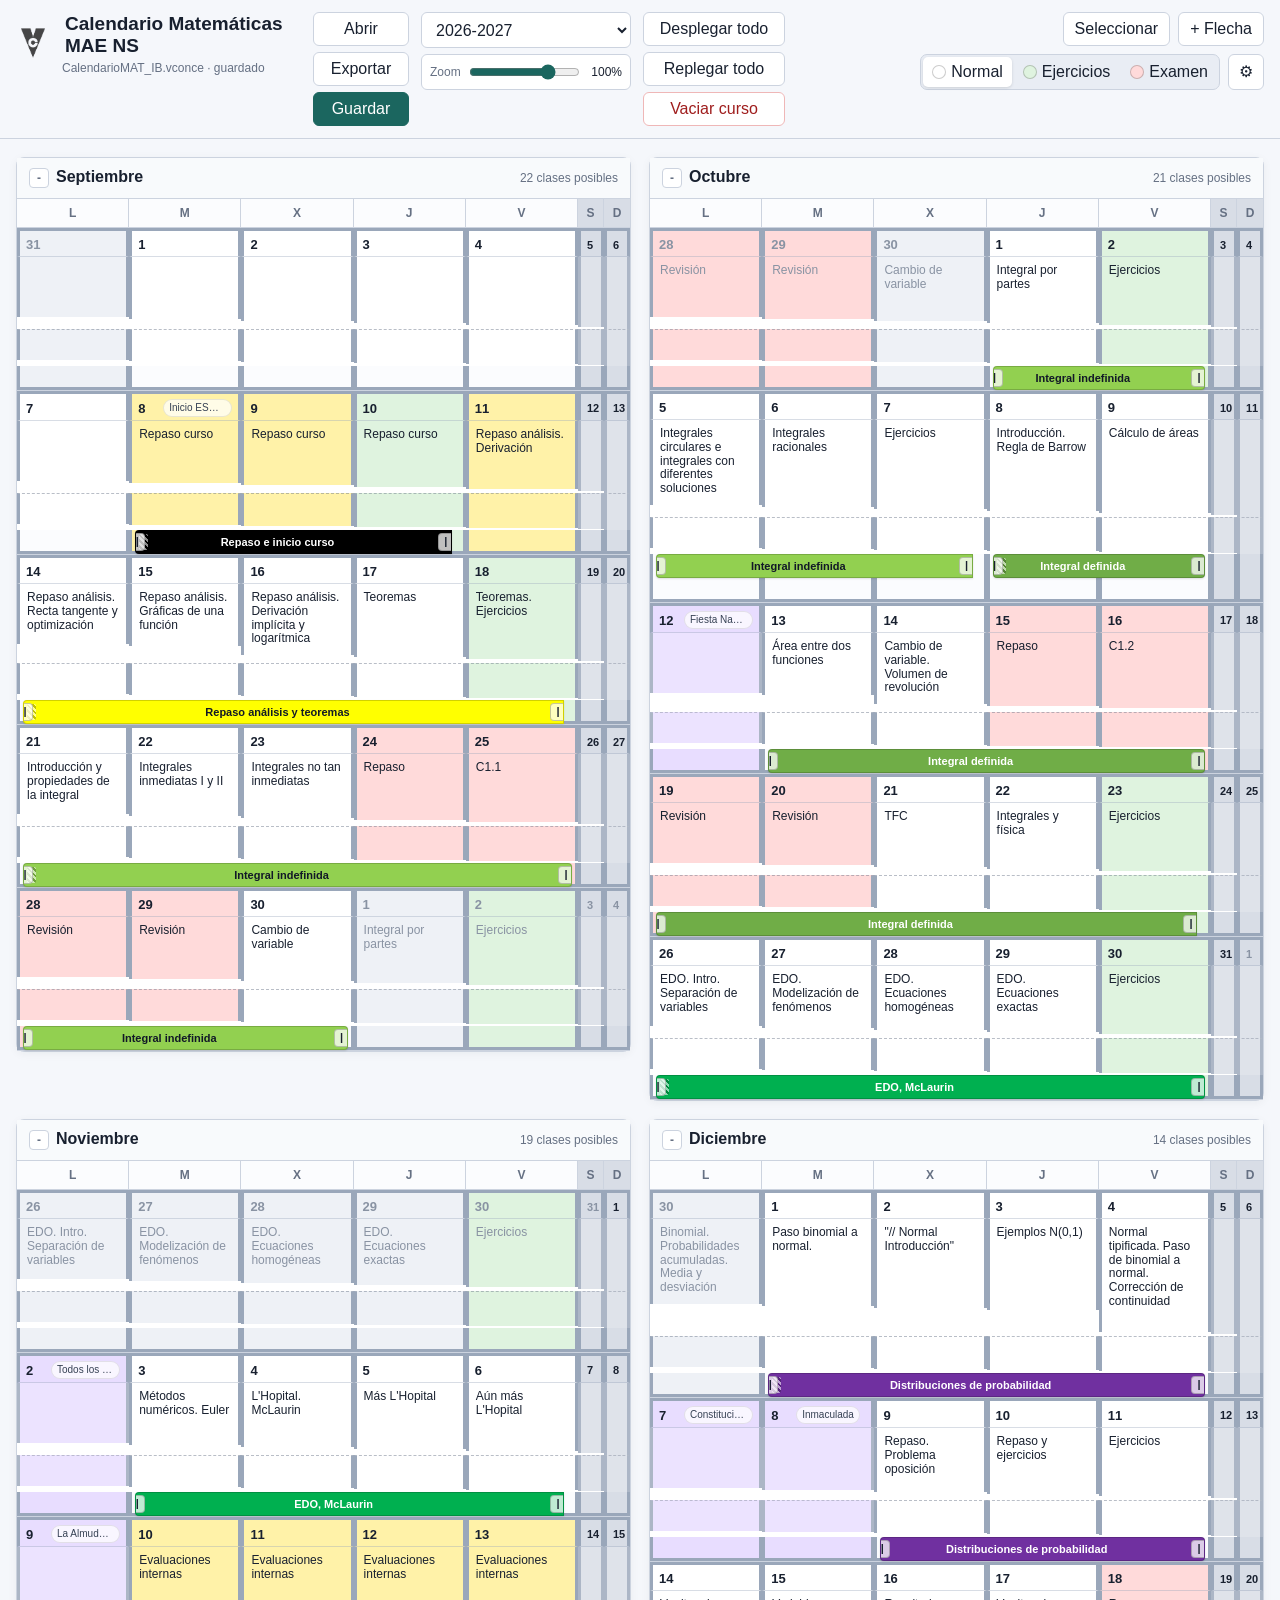
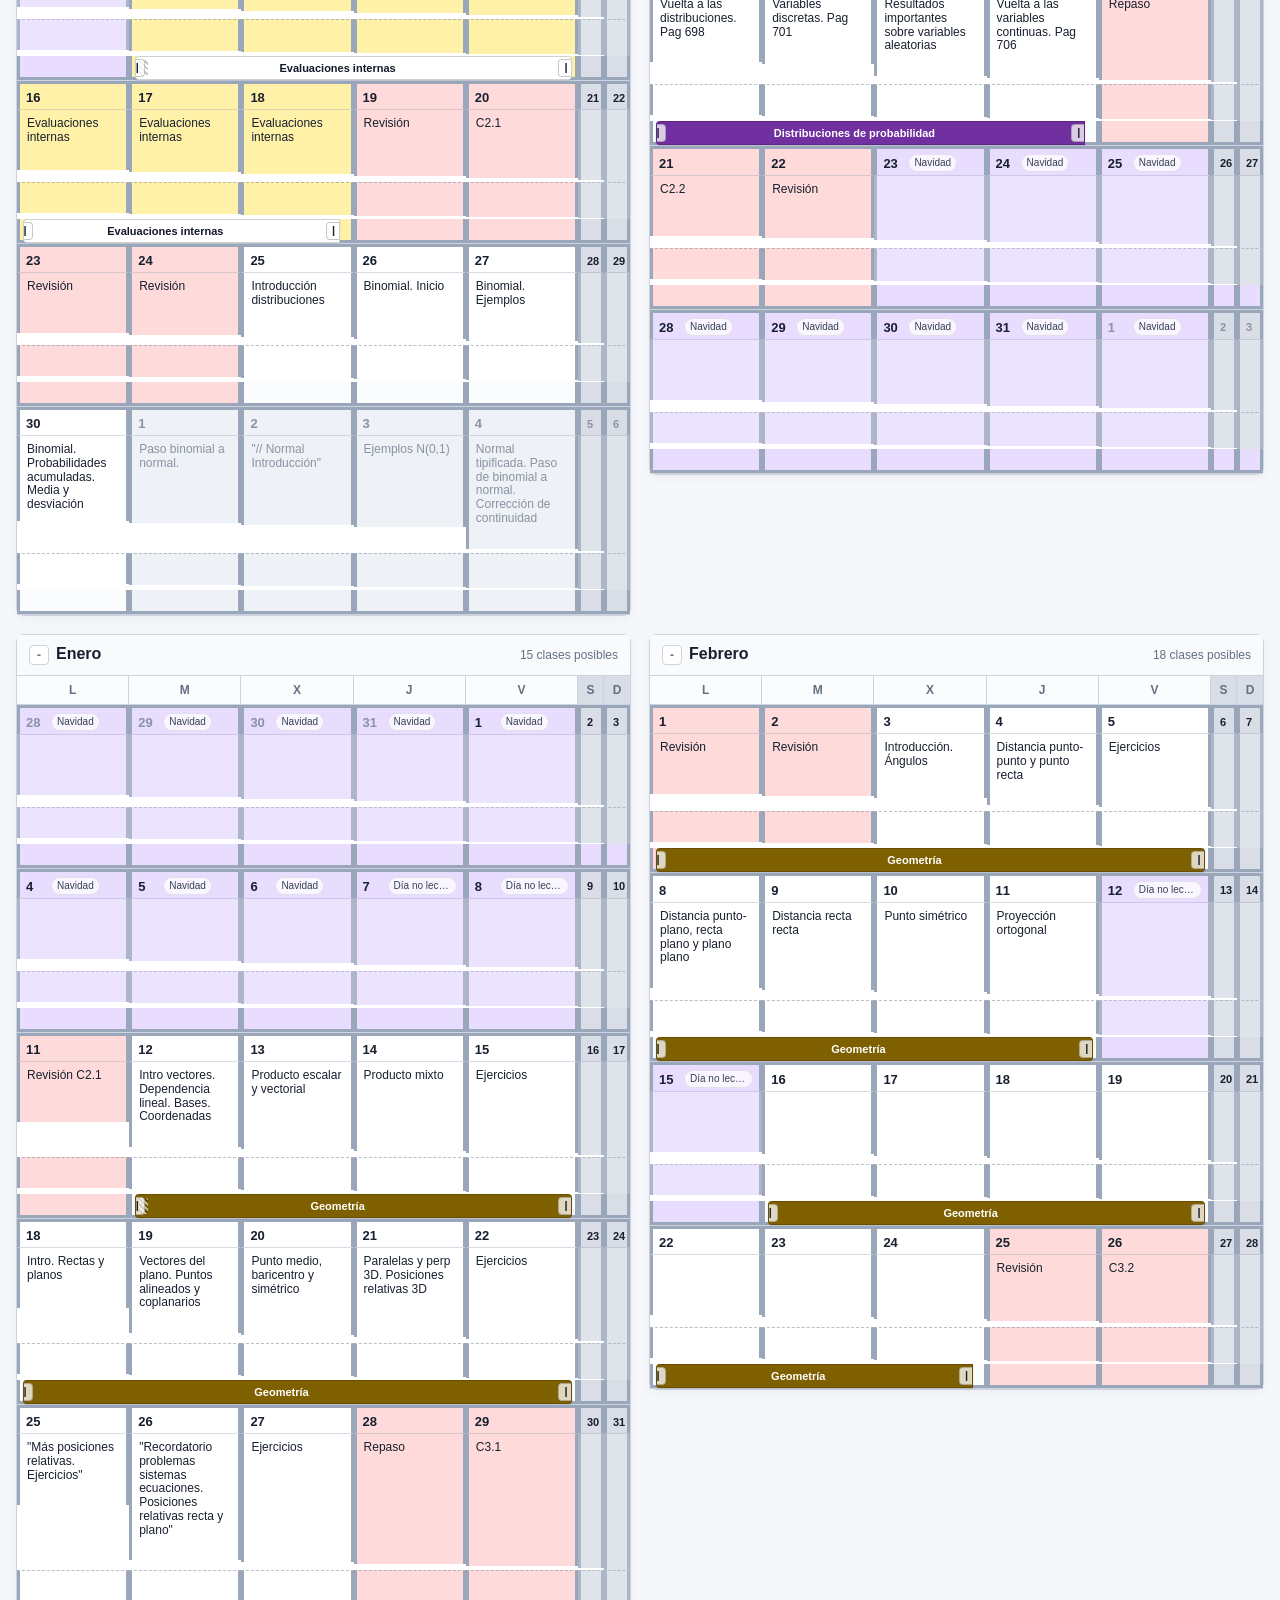
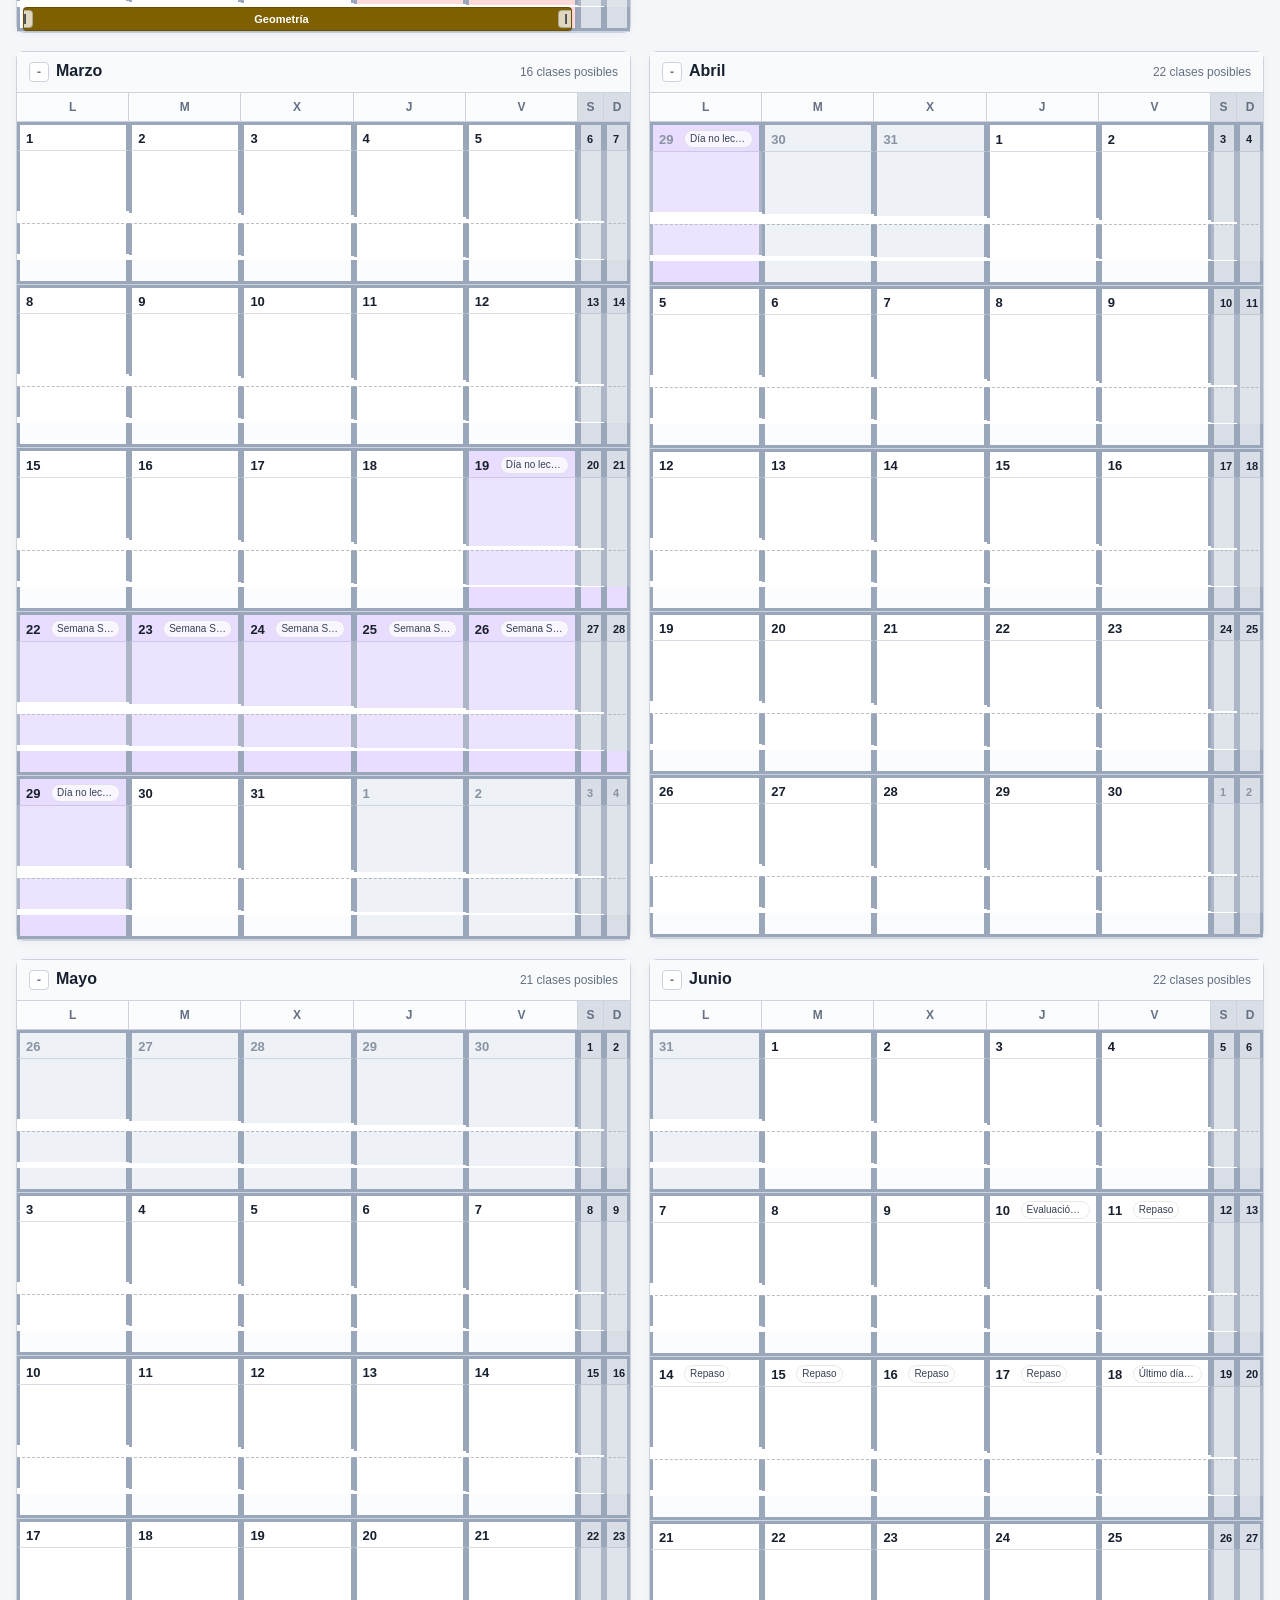
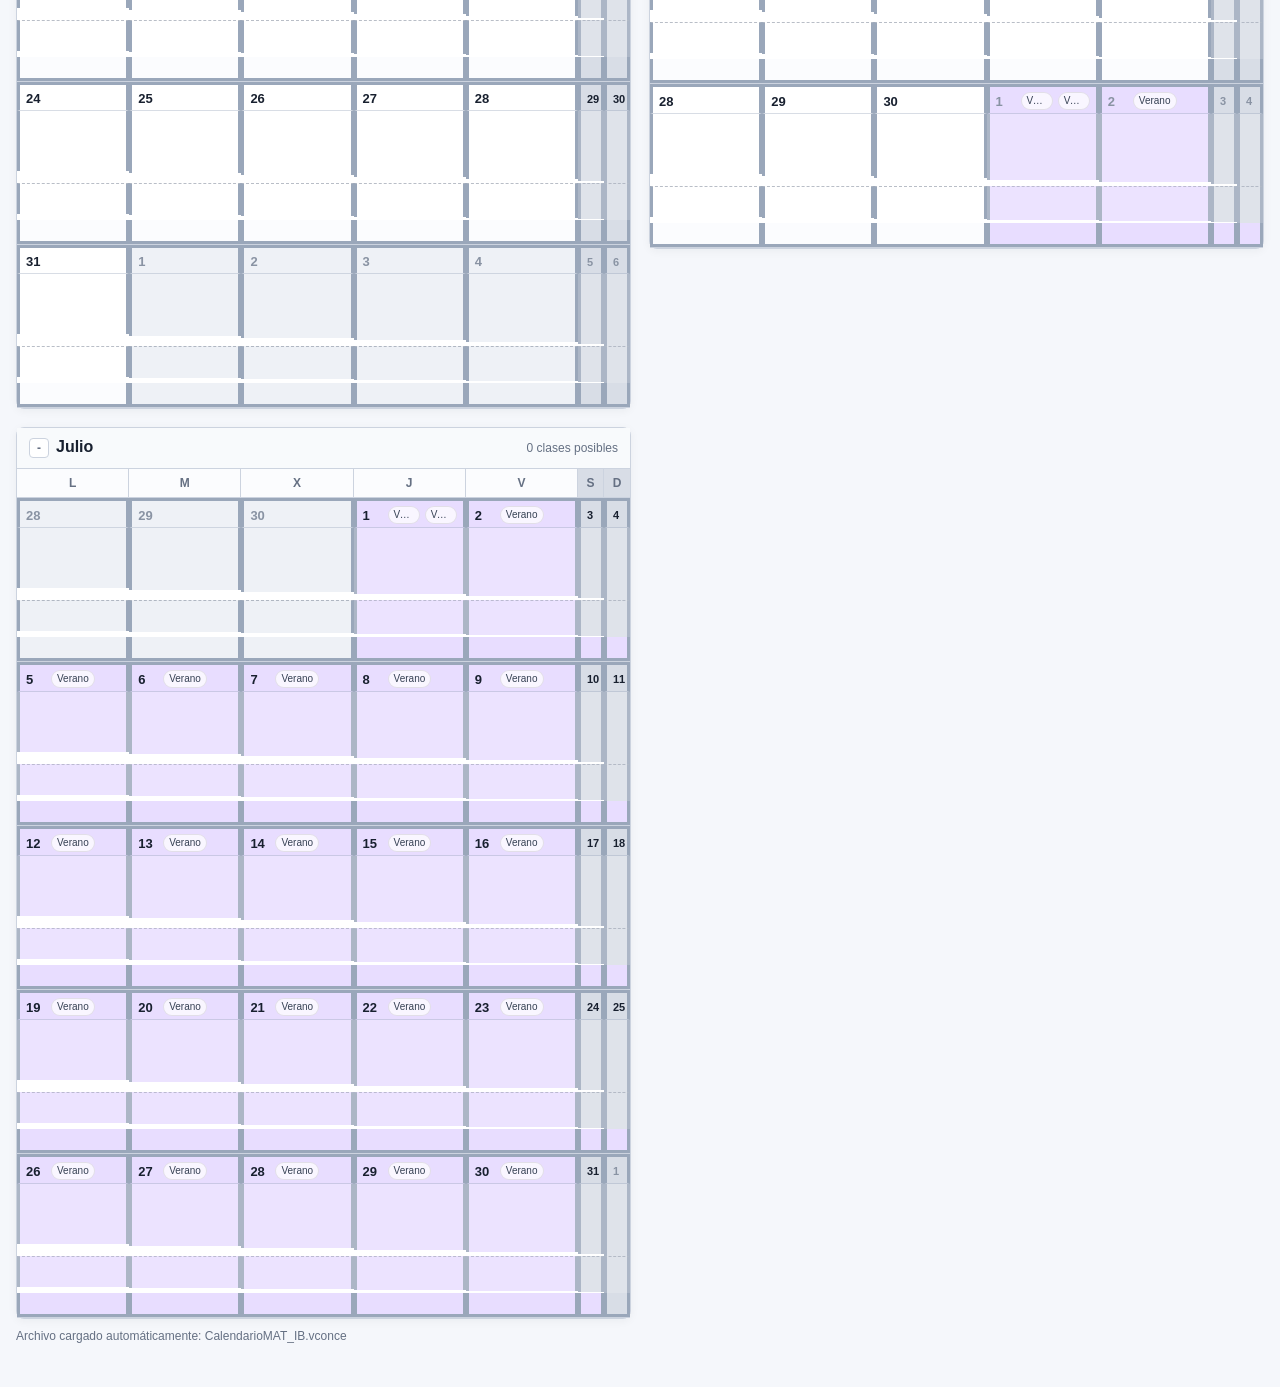
<file: Calendarios/CalendarioMAT_IB.html>
<!doctype html>
<html lang="es">
<head>
  <meta charset="utf-8">
  <meta name="viewport" content="width=device-width, initial-scale=1">
  <title>Calendario Matemáticas MAE NS</title>
  <link rel="icon" type="image/png" href="[data-uri]">
  <style>
    :root {
      --bg: #f5f7fb;
      --panel: #ffffff;
      --ink: #18202f;
      --muted: #657083;
      --line: #ccd3df;
      --line-strong: #9aa7ba;
      --brand: #1b665f;
      --brand-2: #184d85;
      --weekend: #d8dde6;
      --outside: #eef1f6;
      --holiday: #e8ddff;
      --exercise: #dff3df;
      --exam: #ffdada;
      --xxx: #fff2a8;
      --warn: #fff2c9;
      --shadow: 0 12px 30px rgba(24, 32, 47, .12);
      --calendar-zoom: 1;
      --calendar-density: 1;
      --calendar-scale: 1;
      --calendar-layout-width: 100%;
      --weekday-min: calc(88px * var(--calendar-density));
      --weekend-min: calc(26px * var(--calendar-density));
      font-family: Inter, "Segoe UI", Roboto, Arial, sans-serif;
      color: var(--ink);
      background: var(--bg);
    }

    * { box-sizing: border-box; }
    body { margin: 0; min-width: 320px; }
    button, select, input, textarea { font: inherit; }
    button {
      border: 1px solid var(--line);
      background: var(--panel);
      color: var(--ink);
      border-radius: 6px;
      padding: 8px 11px;
      cursor: pointer;
      line-height: 1;
    }
    button:hover { border-color: var(--line-strong); }
    button.primary { background: var(--brand); color: white; border-color: var(--brand); }
    button.ghost { background: transparent; }
    button.icon { width: 36px; height: 36px; padding: 0; display: inline-grid; place-items: center; }
    select, input[type="text"], input[type="date"], input[type="color"] {
      height: 36px;
      border: 1px solid var(--line);
      border-radius: 6px;
      background: white;
      padding: 0 10px;
      color: var(--ink);
    }
    input[type="color"] { width: 48px; padding: 3px; }

    .appbar {
      position: sticky;
      top: 0;
      z-index: 20;
      background: rgba(245, 247, 251, .96);
      backdrop-filter: blur(10px);
      border-bottom: 1px solid var(--line);
    }
    .bar-inner {
      max-width: 1480px;
      margin: 0 auto;
      padding: 12px 16px;
      display: grid;
      grid-template-columns: minmax(220px, 1fr) auto;
      gap: 12px;
      align-items: center;
    }
    .title {
      display: flex;
      gap: 12px;
      align-items: center;
      min-width: 0;
    }
    .brand-logo {
      width: 34px;
      height: 34px;
      object-fit: contain;
      opacity: .72;
      flex: 0 0 auto;
    }
    h1 { margin: 0; font-size: 19px; line-height: 1.15; letter-spacing: 0; }
    .subtitle {
      color: var(--muted);
      font-size: 12px;
      margin-top: 3px;
      white-space: nowrap;
      overflow: visible;
      text-overflow: ellipsis;
    }
    .actions {
      display: flex;
      gap: 8px;
      align-items: center;
      justify-content: flex-end;
      flex-wrap: wrap;
    }
    .zoom-control {
      display: inline-flex;
      align-items: center;
      gap: 6px;
      height: 36px;
      padding: 0 8px;
      border: 1px solid var(--line);
      border-radius: 6px;
      background: var(--panel);
      color: var(--muted);
      font-size: 12px;
    }
    .zoom-control input { width: 92px; accent-color: var(--brand); }
    .zoom-control output {
      width: 34px;
      color: var(--ink);
      text-align: right;
      font-variant-numeric: tabular-nums;
    }
    .tool-segment {
      display: inline-flex;
      background: #e9edf4;
      border: 1px solid var(--line);
      border-radius: 7px;
      padding: 2px;
      gap: 2px;
    }
    .tool-segment button {
      border: 0;
      background: transparent;
      padding: 7px 9px;
      border-radius: 5px;
    }
    .tool-segment button.active { background: white; box-shadow: 0 1px 3px rgba(0,0,0,.12); }
    .dot {
      width: 14px;
      height: 14px;
      border: 1px solid rgba(0,0,0,.2);
      border-radius: 50%;
      display: inline-block;
      vertical-align: -2px;
      margin-right: 5px;
    }
    .dot.blank { background: #fff; }
    .dot.exercise { background: var(--exercise); }
    .dot.exam { background: var(--exam); }
    .dot.holiday { background: var(--holiday); }
    .dot.xxx { background: var(--xxx); }
    .export-wrap { position: relative; display: inline-flex; }
    .export-menu {
      position: absolute;
      top: calc(100% + 6px);
      right: 0;
      z-index: 70;
      min-width: 230px;
      padding: 10px;
      border: 1px solid var(--line);
      border-radius: 8px;
      background: var(--panel);
      box-shadow: var(--shadow);
      display: grid;
      gap: 8px;
    }
    .export-menu[hidden] { display: none; }
    .export-menu label {
      display: grid;
      gap: 4px;
      font-size: 12px;
      color: var(--muted);
    }
    .export-menu select {
      height: 34px;
      border: 1px solid var(--line);
      border-radius: 6px;
      background: white;
      color: var(--ink);
      padding: 0 8px;
    }
    .export-menu button { justify-content: flex-start; }

    main {
      max-width: 1800px;
      margin: 0 auto;
      padding: calc(18px * var(--calendar-density)) 16px 36px;
      overflow-x: hidden;
    }
    .months {
      display: grid;
      grid-template-columns: repeat(2, minmax(0, 1fr));
      gap: calc(18px * var(--calendar-density));
      align-items: start;
      width: var(--calendar-layout-width);
      transform: scale(var(--calendar-scale));
      transform-origin: top left;
    }
    .month-column {
      display: grid;
      gap: calc(18px * var(--calendar-density));
      align-content: start;
      min-width: 0;
    }
    .month {
      background: var(--panel);
      border: 1px solid var(--line);
      border-radius: 8px;
      box-shadow: 0 2px 10px rgba(24, 32, 47, .05);
      overflow: visible;
    }
    .month:not(.collapsed) { margin: 0; }
    .month-head {
      display: flex;
      justify-content: space-between;
      align-items: center;
      padding: calc(10px * var(--calendar-density)) calc(12px * var(--calendar-density));
      border-bottom: 1px solid var(--line);
      background: #f8fafc;
      cursor: pointer;
      user-select: none;
    }
    .month-head:hover { background: #eef3f8; }
    .month-title { font-size: calc(16px * var(--calendar-zoom)); font-weight: 750; }
    .month-count { font-size: calc(12px * var(--calendar-zoom)); color: var(--muted); }
    .month-toggle {
      display: inline-grid;
      place-items: center;
      width: calc(20px * var(--calendar-density));
      height: calc(20px * var(--calendar-density));
      margin-right: calc(7px * var(--calendar-density));
      border: 1px solid var(--line);
      border-radius: 4px;
      background: white;
      font-size: 12px;
      color: var(--muted);
    }
    .month.collapsed {
      align-self: start;
      width: 100%;
      box-shadow: none;
      border-radius: 0;
      margin: 0;
    }
    .month.collapsed .weekdays,
    .month.collapsed .grid,
    .month.collapsed .arrows {
      display: none !important;
    }
    .month.collapsed .month-head { border-bottom: 0; }
    .weekdays {
      display: grid;
      grid-template-columns: repeat(5, minmax(var(--weekday-min), 1fr)) repeat(2, minmax(var(--weekend-min), .22fr));
    }
    .grid { display: grid; gap: 0; }
    .week-row {
      display: grid;
      grid-template-columns: repeat(5, minmax(var(--weekday-min), 1fr)) repeat(2, minmax(var(--weekend-min), .22fr));
      grid-template-rows: auto auto auto repeat(var(--arrow-lanes, 1), calc(24px * var(--calendar-density)));
      border-bottom: 1px solid var(--line);
      position: relative;
      overflow: visible;
    }
    .weekdays div {
      padding: calc(7px * var(--calendar-density)) calc(6px * var(--calendar-density));
      text-align: center;
      font-size: calc(12px * var(--calendar-zoom));
      font-weight: 700;
      color: var(--muted);
      border-bottom: 1px solid var(--line);
      border-right: 1px solid var(--line);
      background: #fbfcfe;
    }
    .weekdays div:nth-child(6),
    .weekdays div:nth-child(7) { background: var(--weekend); }
    .weekdays div:nth-child(7) { border-right: 0; }
    .day {
      min-height: 0;
      border-right: 1px solid var(--line);
      border-bottom: 0;
      background: white;
      display: contents;
      position: relative;
    }
    .day:nth-child(7n) .day-cell { border-right: 3px solid var(--line-strong); }
    .day-cell {
      border-left: 3px solid var(--line-strong);
      border-right: 3px solid var(--line-strong);
      background: white;
      min-width: 0;
    }
    .day.outside .day-cell { background: var(--outside); color: #8993a3; }
    .day.weekend .day-cell { background: var(--weekend); }
    .day.holiday .day-cell { background: var(--holiday); }
    .day.exercise .day-cell { background: var(--exercise); }
    .day.exam .day-cell { background: var(--exam); }
    .day.xxx .day-cell { background: var(--xxx); }
    .day.weekend .day-cell { background: var(--weekend) !important; }
    .day.fixed .day-cell { box-shadow: inset 0 0 0 2px rgba(24,32,47,.38); }
    .day.selected .day-cell { box-shadow: inset 0 0 0 3px #2563eb; }
    .day.drag-over .day-cell { box-shadow: inset 0 0 0 3px #f97316; }
    .day-select-toggle {
      display: none;
      position: absolute;
      top: 3px;
      right: 3px;
      z-index: 8;
      width: 18px;
      height: 18px;
      padding: 0;
      border: 2px solid #2563eb;
      border-radius: 3px;
      background: #ffffff;
      color: #ffffff;
      font-size: 12px;
      line-height: 12px;
      align-items: center;
      justify-content: center;
      cursor: pointer;
    }
    body.selection-mode .day-select-toggle { display: inline-flex; }
    .day.selected .day-select-toggle { background: #2563eb; }
    .selection-actions { display: none; gap: 6px; align-items: center; }
    body.selection-mode .selection-actions { display: inline-flex; }
    #selectModeBtn.active { background: #dbeafe; border-color: #2563eb; color: #1d4ed8; }
    #selectionCount { color: var(--muted); font-size: 12px; min-width: 58px; }
    .day.not-class textarea { opacity: .82; }
    .day.weekend textarea {
      padding-left: 2px;
      padding-right: 2px;
      font-size: calc(10px * var(--calendar-zoom));
    }
    .day.weekend .badge { display: none; }
    .day.weekend .num {
      min-width: 0;
      font-size: calc(11px * var(--calendar-zoom));
    }
    .day-top {
      min-height: calc(29px * var(--calendar-density));
      display: flex;
      align-items: center;
      gap: 5px;
      padding: calc(5px * var(--calendar-density)) calc(6px * var(--calendar-density)) calc(3px * var(--calendar-density));
      border-bottom: 1px solid rgba(154, 167, 186, .38);
      border-top: 3px solid var(--line-strong);
      grid-row: 1;
    }
    .num {
      font-weight: 800;
      font-size: calc(13px * var(--calendar-zoom));
      min-width: calc(20px * var(--calendar-density));
    }
    .badge {
      font-size: calc(10px * var(--calendar-zoom));
      line-height: 1;
      padding: calc(3px * var(--calendar-density)) calc(5px * var(--calendar-density));
      border-radius: 999px;
      background: rgba(255,255,255,.72);
      border: 1px solid rgba(0,0,0,.09);
      color: #364154;
      white-space: nowrap;
      overflow: hidden;
      text-overflow: ellipsis;
      max-width: calc(74px * var(--calendar-density));
    }
    textarea {
      width: 100%;
      border: 0;
      border-radius: 0;
      resize: none;
      overflow: hidden;
      background: transparent;
      color: inherit;
      padding: calc(7px * var(--calendar-density));
      outline: none;
      min-height: calc(55px * var(--calendar-density));
      line-height: 1.15;
      font-size: calc(var(--day-font-size, 12px) * var(--calendar-zoom));
    }
    textarea.content { min-height: calc(58px * var(--calendar-density)); grid-row: 2; }
    textarea.problems {
      flex: 0 0 auto;
      border-top: 1px dashed rgba(101,112,131,.45);
      grid-row: 3;
      color: #38445a;
      min-height: calc(14px * var(--calendar-density));
      padding-top: calc(2px * var(--calendar-density));
      padding-bottom: calc(2px * var(--calendar-density));
      font-size: calc((var(--day-font-size, 12px) - 1px) * var(--calendar-zoom));
    }
    textarea:focus { background: rgba(255,255,255,.62); box-shadow: inset 0 0 0 2px rgba(27, 102, 95, .28); }

    .arrows { display: contents; }
    .arrow-week { display: contents; }
    .arrow-lane {
      grid-row: var(--lane-row);
      min-height: calc(24px * var(--calendar-density));
      border-left: 3px solid var(--line-strong);
      border-right: 3px solid var(--line-strong);
      background: #fbfcfe;
    }
    .arrow-lane.outside-lane { background: var(--outside); }
    .arrow-lane.weekend-lane { background: var(--weekend); }
    .arrow-lane.holiday-lane { background: var(--holiday); }
    .arrow-lane.exercise-lane { background: var(--exercise); }
    .arrow-lane.exam-lane { background: var(--exam); }
    .arrow-lane.xxx-lane { background: var(--xxx); }
    .arrow-lane.last-arrow-lane { border-bottom: 3px solid var(--line-strong); }
    .topic-arrow {
      position: relative;
      min-height: calc(22px * var(--calendar-density));
      align-self: center;
      margin: 0 14px 0 6px;
      padding: calc(4px * var(--calendar-density)) 34px calc(4px * var(--calendar-density)) 18px;
      border-radius: 4px 0 0 4px;
      color: var(--arrow-ink, #111827);
      font-size: calc(11px * var(--calendar-zoom));
      font-weight: 700;
      line-height: 1.1;
      text-align: center;
      white-space: nowrap;
      overflow: hidden;
      text-overflow: ellipsis;
      background: var(--arrow-color);
      border: 1px solid rgba(0,0,0,.18);
      box-shadow: 0 1px 2px rgba(0,0,0,.12);
      cursor: grab;
      user-select: none;
      touch-action: none;
    }
    .topic-arrow.dragging { opacity: .78; cursor: grabbing; }
    .topic-arrow::before {
      content: "";
      position: absolute;
      left: 3px;
      top: 3px;
      bottom: 3px;
      width: 9px;
      border-radius: 2px;
      background: repeating-linear-gradient(45deg, rgba(255,255,255,.55) 0 2px, rgba(0,0,0,.24) 2px 4px);
    }
    .topic-arrow.continues-before::before { display: none; }
    .topic-arrow::after {
      content: "";
      position: absolute;
      right: -13px;
      top: -1px;
      width: 0;
      height: 0;
      border-top: 12px solid transparent;
      border-bottom: 12px solid transparent;
      border-left: 13px solid var(--arrow-color);
      filter: drop-shadow(1px 0 0 rgba(0,0,0,.18));
    }
    .topic-arrow.continues-after { margin-right: 6px; border-radius: 4px; }
    .topic-arrow.continues-after::after { display: none; }
    .topic-label {
      display: block;
      overflow: hidden;
      text-overflow: ellipsis;
      min-height: 14px;
      outline: none;
      border-radius: 3px;
      padding: 1px 18px 1px 2px;
      cursor: grab;
    }
    .topic-label[contenteditable="true"] { cursor: text; user-select: text; }
    .topic-label[contenteditable="true"]:focus { background: rgba(255,255,255,.68); box-shadow: inset 0 0 0 1px rgba(0,0,0,.24); }
    .arrow-handle {
      position: absolute;
      top: 2px;
      width: 16px;
      height: 18px;
      border: 1px solid rgba(0,0,0,.22);
      background: rgba(255,255,255,.75);
      border-radius: 4px;
      padding: 0;
      font-size: 11px;
      line-height: 1;
      cursor: ew-resize;
      z-index: 2;
    }
    .arrow-handle.left { left: -7px; }
    .arrow-handle.right { right: -3px; }
    .topic-arrow::after { pointer-events: none; }

    .context-menu {
      position: fixed;
      z-index: 80;
      min-width: 190px;
      background: white;
      border: 1px solid var(--line-strong);
      border-radius: 7px;
      box-shadow: var(--shadow);
      padding: 5px;
      display: none;
    }
    .context-menu.open { display: grid; gap: 2px; }
    .context-menu button {
      border: 0;
      border-radius: 5px;
      text-align: left;
      padding: 8px 9px;
      background: white;
      line-height: 1.15;
    }
    .context-menu button:hover { background: #eef2f8; }
    .context-menu .sep { height: 1px; background: var(--line); margin: 4px 0; }
    .color-presets {
      display: grid;
      grid-template-columns: repeat(8, 18px);
      gap: 5px;
      align-items: center;
      padding: 4px 0;
    }
    .color-preset {
      width: 18px;
      height: 18px;
      border: 1px solid rgba(0,0,0,.25);
      border-radius: 3px;
      padding: 0;
      background: var(--preset-color);
      cursor: pointer;
    }
    .context-menu .color-preset {
      padding: 0;
      background: var(--preset-color);
    }
    .color-preset:hover,
    .color-preset.active {
      outline: 2px solid var(--brand);
      outline-offset: 1px;
    }

    .drawer {
      position: fixed;
      inset: 0;
      display: none;
      z-index: 50;
    }
    .drawer.open { display: block; }
    .shade { position: absolute; inset: 0; background: rgba(11,18,31,.34); }
    .settings {
      position: absolute;
      right: 0;
      top: 0;
      height: 100%;
      width: min(560px, 100vw);
      background: white;
      box-shadow: var(--shadow);
      padding: 18px;
      overflow: auto;
    }
    .settings-head {
      display: flex;
      align-items: center;
      justify-content: space-between;
      gap: 12px;
      margin-bottom: 16px;
    }
    .settings h2 { margin: 0; font-size: 18px; }
    .block { border-top: 1px solid var(--line); padding: 15px 0; }
    .block h3 { margin: 0 0 10px; font-size: 14px; }
    .checks { display: grid; grid-template-columns: repeat(7, 1fr); gap: 7px; }
    .checks label {
      border: 1px solid var(--line);
      border-radius: 6px;
      padding: 8px 5px;
      text-align: center;
      font-size: 12px;
      cursor: pointer;
    }
    .checks input { display: block; margin: 0 auto 4px; }
    .settings textarea {
      border: 1px solid var(--line);
      border-radius: 6px;
      min-height: 150px;
      resize: vertical;
      background: #fbfcfe;
      font-family: Consolas, "Courier New", monospace;
      font-size: 12px;
    }
    .arrow-form {
      display: grid;
      grid-template-columns: 1fr 1fr 54px;
      gap: 8px;
      align-items: end;
    }
    .arrow-form label, .inline-label {
      display: grid;
      gap: 4px;
      font-size: 12px;
      color: var(--muted);
    }
    .arrow-form .wide { grid-column: 1 / -1; }
    .arrow-color-tools {
      grid-column: 1 / -1;
      display: grid;
      gap: 5px;
    }
    .arrow-list {
      display: grid;
      gap: 6px;
      margin-top: 10px;
    }
    .arrow-item {
      display: grid;
      grid-template-columns: 18px 1fr auto;
      gap: 8px;
      align-items: center;
      border: 1px solid var(--line);
      border-radius: 6px;
      padding: 7px;
      font-size: 12px;
    }
    .swatch { width: 18px; height: 18px; border-radius: 4px; border: 1px solid rgba(0,0,0,.2); }
    .version-list {
      display: grid;
      gap: 6px;
      margin-top: 10px;
      max-height: 260px;
      overflow: auto;
    }
    .version-item {
      display: grid;
      grid-template-columns: 1fr auto;
      gap: 8px;
      align-items: center;
      border: 1px solid var(--line);
      border-radius: 6px;
      padding: 8px;
      background: #fbfcfe;
      font-size: calc(12px * var(--calendar-zoom));
    }
    .version-item strong { display: block; font-size: 13px; }
    .version-item span { color: var(--muted); }
    .status {
      min-height: 22px;
      color: var(--muted);
      font-size: 12px;
      margin-top: 10px;
    }
    .hidden-input { display: none; }

    .ribbon-bar {
      display: flex;
      align-items: flex-start;
      gap: 12px;
      max-width: none;
    }
    .title {
      flex: 0 0 285px;
    }
    .title-text {
      min-width: 0;
      max-width: 230px;
    }
    #subjectTitle {
      display: block;
      outline: none;
      border-radius: 4px;
      padding: 1px 3px;
      overflow-wrap: anywhere;
      cursor: text;
    }
    #subjectTitle:focus { background: #fff; box-shadow: 0 0 0 2px var(--brand); }
    .ribbon-stack {
      display: flex;
      flex-direction: column;
      align-items: stretch;
      gap: 6px;
      flex: 0 0 auto;
    }
    .ribbon-stack > button,
    .ribbon-stack > select,
    .ribbon-stack > .export-wrap,
    .ribbon-stack > .export-wrap > button {
      width: 100%;
    }
    .file-actions { width: 96px; }
    .course-actions { width: 210px; }
    .view-actions { width: 142px; }
    .course-actions .zoom-control {
      width: 100%;
      justify-content: space-between;
    }
    .course-actions .zoom-control input {
      min-width: 82px;
      flex: 1 1 auto;
    }
    .course-actions .subtitle {
      margin-top: -2px;
      text-align: center;
      overflow: hidden;
      text-overflow: ellipsis;
    }
    .secondary-actions {
      margin-left: auto;
      align-items: flex-start;
      padding-top: 0;
    }
    .danger {
      color: #9f1d1d;
      border-color: #efb7b7;
    }
    .danger:hover {
      border-color: #d87575;
    }

    @media (max-width: 1100px) {
      .months { grid-template-columns: 1fr; }
    }
    @media (max-width: 760px) {
      .bar-inner { grid-template-columns: 1fr; }
      .actions { justify-content: flex-start; }
      .weekdays, .week-row { grid-template-columns: repeat(5, minmax(calc(68px * var(--calendar-density)), 1fr)) repeat(2, minmax(calc(22px * var(--calendar-density)), .22fr)); }
      .month { overflow-x: auto; }
      .weekdays, .grid { min-width: calc(410px * var(--calendar-density)); }
      .week-row { min-width: calc(410px * var(--calendar-density)); }
      h1 { font-size: 17px; }
    }
  </style>
</head>
<body>
  <header class="appbar">
    <div class="bar-inner ribbon-bar">
      <div class="title">
        <img class="brand-logo" src="[data-uri]" alt="VK">
        <div class="title-text">
          <h1 id="subjectTitle" contenteditable="true" spellcheck="true">Calendario Matemáticas MAE NS</h1>
          <div class="subtitle" id="fileStatus">Sin archivo vinculado</div>
        </div>
      </div>

      <div class="ribbon-stack file-actions" aria-label="Archivo">
        <button id="openBtn" title="Abrir archivo">Abrir</button>
        <div class="export-wrap">
          <button id="exportBtn" title="Exportar calendario">Exportar</button>
          <div class="export-menu" id="exportMenu" hidden>
            <label>Distribución
              <select id="exportLayout">
                <option value="1">Un mes por hoja</option>
                <option value="2">Dos meses por hoja</option>
              </select>
            </label>
            <button id="exportPdfBtn" type="button">PDF</button>
            <button id="exportDocxBtn" type="button">DOCX</button>
            <button id="exportExcelBtn" type="button">Excel</button>
          </div>
        </div>
        <button id="saveBtn" class="primary" title="Guardar">Guardar</button>
      </div>

      <div class="ribbon-stack course-actions" aria-label="Curso y zoom">
        <select id="yearSelect" aria-label="Curso"></select>
        <label class="zoom-control" title="Zoom del calendario">
          Zoom
          <input id="zoomSlider" type="range" min="40" max="120" step="5" value="100">
          <output id="zoomValue">100%</output>
        </label>
        <div class="subtitle" id="todayLine"></div>
      </div>

      <div class="ribbon-stack view-actions" aria-label="Vista">
        <button id="expandAllBtn" title="Desplegar todos los meses">Desplegar todo</button>
        <button id="collapseAllBtn" title="Replegar todos los meses">Replegar todo</button>
        <button id="emptyCourseBtn" class="danger" title="Vaciar el curso actual">Vaciar curso</button>
      </div>

      <div class="actions secondary-actions">
        <button id="selectModeBtn" title="Seleccionar días para borrado masivo">Seleccionar</button>
        <div class="selection-actions" id="selectionActions">
          <span id="selectionCount">0 días</span>
          <button id="deleteSelectedBtn" title="Borrar los días seleccionados">Borrar selección</button>
          <button id="clearSelectionBtn" title="Desmarcar todos los días">Desmarcar</button>
        </div>
        <button id="quickArrowBtn" title="Crear flecha">+ Flecha</button>
        <div class="tool-segment" aria-label="Color">
          <button data-color="blank" class="active" title="Blanco"><span class="dot blank"></span>Normal</button>
          <button data-color="exercise" title="Ejercicios"><span class="dot exercise"></span>Ejercicios</button>
          <button data-color="exam" title="Examen o corrección"><span class="dot exam"></span>Examen</button>
        </div>
        <button id="settingsBtn" class="icon" title="Configuración">⚙</button>
      </div>
    </div>
  </header>

  <main>
    <div class="months" id="months"></div>
    <div class="status" id="status"></div>
  </main>

  <input class="hidden-input" id="fileInput" type="file" accept=".vconce,text/markdown,text/plain">

  <div class="context-menu" id="dayMenu" role="menu"></div>
  <div class="context-menu" id="arrowMenu" role="menu"></div>

  <div class="drawer" id="drawer" aria-hidden="true">
    <div class="shade" id="shade"></div>
    <aside class="settings" aria-label="Configuración">
      <div class="settings-head">
        <h2>Configuración</h2>
        <button id="closeSettings" class="icon" title="Cerrar">×</button>
      </div>
      <div class="block">
        <h3>Días de clase</h3>
        <div class="checks" id="classDays"></div>
      </div>
      <div class="block">
        <h3>Festivos y no lectivos</h3>
        <textarea id="holidayText" spellcheck="false"></textarea>
        <div class="actions" style="justify-content:flex-start;margin-top:10px">
          <button id="applyHolidays">Aplicar</button>
          <button id="resetOfficial">Restaurar oficiales</button>
        </div>
      </div>
      <div class="block">
        <h3>Flechas de temas</h3>
        <div class="arrow-form">
          <label>Inicio <input id="arrowStart" type="date"></label>
          <label>Fin <input id="arrowEnd" type="date"></label>
          <label>Color <input id="arrowColor" type="color" value="#00b050"></label>
          <div class="arrow-color-tools">
            <span class="inline-label">Colores predefinidos</span>
            <div class="color-presets" id="arrowColorPresets"></div>
          </div>
          <label class="wide">Texto <input id="arrowText" type="text" placeholder="B1. Transferencias de energía"></label>
          <button id="addArrow" class="primary" type="button">Añadir flecha</button>
        </div>
        <div class="arrow-list" id="arrowList"></div>
      </div>
      <div class="block">
        <h3>Datos</h3>
        <div class="actions" style="justify-content:flex-start">
          <button id="newYearBtn">Vaciar curso visible</button>
          <button id="versionsBtn">Versiones</button>
          <button id="downloadBtn">Descargar copia</button>
        </div>
        <div class="version-list" id="versionList" hidden></div>
      </div>
    </aside>
  </div>

  <script>
    const MONTHS = [
      ["Septiembre", 8], ["Octubre", 9], ["Noviembre", 10], ["Diciembre", 11],
      ["Enero", 0], ["Febrero", 1], ["Marzo", 2], ["Abril", 3], ["Mayo", 4], ["Junio", 5],
      ["Julio", 6]
    ];
    const WEEKDAYS = ["L", "M", "X", "J", "V", "S", "D"];
    const WEEKDAY_NAMES = ["Lunes", "Martes", "Miércoles", "Jueves", "Viernes", "Sábado", "Domingo"];
    const DB_NAME = "calendario-fis-ib";
    const HANDLE_KEY = "CalendarioMAT.vconce";
    const RECOVERY_KEY = "CalendarioMAT.recovery";
    const LAST_FILE_KEY = "CalendarioMAT_IB.lastFile";
    const LAST_FILE_TEXT_KEY = "CalendarioMAT_IB.lastFileText";
    const HISTORY_LIMIT = 40;
    const AUTOSAVE_DELAY = 900;
    const ARROW_PRESET_COLORS = [
      "#ffffff", "#000000", "#5b9bd5", "#70ad47",
      "#ffc000", "#ed7d31", "#c00000", "#7030a0",
      "#00b0f0", "#00b050", "#ff66cc", "#a6a6a6",
      "#92d050", "#ffff00", "#4472c4", "#7f6000"
    ];
    const IMPORTED_SEED = {"entries":{"2023-2024":{"2023-09-12":{"content":"Introducción IB"},"2023-09-13":{"content":"Introducción al IB"},"2023-09-14":{"content":"Introducción al IB"},"2023-09-15":{"content":"Estadística. Introducción"},"2023-09-18":{"content":"Muestreo"},"2023-09-19":{"content":"Investigación 2"},"2023-09-20":{"content":"Medidas estadísticas"},"2023-09-21":{"content":"Revisión"},"2023-09-22":{"content":"Revisión. Histogramas"},"2023-09-25":{"content":"Histogramas. Frecuencia acumulada"},"2023-09-26":{"content":"Frecuencia acumulada. Cajas y bigotes"},"2023-09-27":{"content":"Revisión"},"2023-09-28":{"content":"Est. Bidimensional"},"2023-09-29":{"content":"Est. Bidimensional. Recta de regresión"},"2023-10-02":{"content":"Recta de regresión"},"2023-10-03":{"content":"Revisión"},"2023-10-04":{"content":"Introducción T1"},"2023-10-05":{"content":"Sucesiones y patrones"},"2023-10-06":{"content":"Evaluación interna. Trabajo de clase"},"2023-10-09":{"content":"Sucesiones aritméticas y geométricas"},"2023-10-10":{"content":"Series geométricas convergentes y divergentes"},"2023-10-11":{"content":"Aplicaciones"},"2023-10-12":{"color":"holiday"},"2023-10-13":{"color":"holiday"},"2023-10-16":{"content":"Ejercicios"},"2023-10-17":{"content":"Demostraciones"},"2023-10-18":{"content":"Demostración por contradicción"},"2023-10-19":{"content":"Inducción"},"2023-10-20":{"content":"Ejercicios"},"2023-10-23":{"content":"Repaso técnicas de recuento"},"2023-10-24":{"content":"Ejercicios técnicas recuento.\nIntroducción th binomio"},"2023-10-25":{"content":"Teorema del binomio"},"2023-10-26":{"content":"Teorema del binomio"},"2023-10-27":{"content":"Ex1Ev1","color":"exam"},"2023-10-30":{"content":"Th binomio con exponentes racionales y negativos"},"2023-10-31":{"content":"Ejercicios y repaso"},"2023-11-01":{"color":"holiday"},"2023-11-02":{"content":"Relaciones funcionales"},"2023-11-03":{"content":"Algunas funciones especiales"},"2023-11-06":{"content":"Descomposición en fracciones parciales"},"2023-11-07":{"content":"Valor absoluto I"},"2023-11-08":{"content":"Valor absoluto II"},"2023-11-09":{"color":"holiday"},"2023-11-10":{"content":"Ejercicios"},"2023-11-13":{"content":"Clasificación y operaciones con funciones"},"2023-11-14":{"content":"Composición e inversa"},"2023-11-15":{"content":"Transformaciones de funciones"},"2023-11-16":{"content":"Ejercicios"},"2023-11-17":{"content":"Ejercicios"},"2023-11-20":{"content":"Introducción"},"2023-11-21":{"content":"Ecuación de segundo grado"},"2023-11-22":{"content":"Números complejos"},"2023-11-23":{"content":"Operaciones"},"2023-11-24":{"content":"Más operaciones"},"2023-11-27":{"content":"Potencia y división"},"2023-11-28":{"content":"Polinomios. Álgebra de."},"2023-11-29":{"content":"Teorema del álgebra"},"2023-11-30":{"content":"Ecuaciones y sistemas"},"2023-12-04":{"content":"Ecuaciones y sistemas"},"2023-12-05":{"content":"Sistemas de ecuaciones lineales"},"2023-12-06":{"color":"holiday"},"2023-12-07":{"color":"holiday"},"2023-12-08":{"color":"holiday"},"2023-12-11":{"content":"Sistemas con tres incógnitas"},"2023-12-12":{"content":"Sistemas con tres incógnitas"},"2023-12-13":{"content":"Sistemas con tres incógnitas"},"2023-12-14":{"content":"Sistemas con tres incógnitas"},"2023-12-15":{"content":"Sistemas con tres incógnitas"},"2023-12-22":{"color":"holiday"},"2023-12-23":{"color":"holiday"},"2023-12-24":{"color":"holiday"},"2023-12-25":{"color":"holiday"},"2023-12-26":{"color":"holiday"},"2023-12-27":{"color":"holiday"},"2023-12-28":{"color":"holiday"},"2023-12-29":{"color":"holiday"},"2023-12-30":{"color":"holiday"},"2023-12-31":{"color":"holiday"},"2024-01-01":{"color":"holiday"},"2024-01-02":{"color":"holiday"},"2024-01-03":{"color":"holiday"},"2024-01-04":{"color":"holiday"},"2024-01-05":{"color":"holiday"},"2024-01-06":{"color":"holiday"},"2024-01-07":{"color":"holiday"},"2024-02-22":{"color":"holiday"},"2024-02-23":{"color":"holiday"},"2024-03-22":{"color":"holiday"},"2024-03-25":{"color":"holiday"},"2024-03-26":{"color":"holiday"},"2024-03-27":{"color":"holiday"},"2024-03-28":{"color":"holiday"},"2024-03-29":{"color":"holiday"},"2024-03-30":{"color":"holiday"},"2024-03-31":{"color":"holiday"},"2024-04-01":{"color":"holiday"},"2024-05-01":{"color":"holiday"},"2024-05-02":{"color":"holiday"},"2024-05-03":{"color":"holiday"}},"2024-2025":{"2024-09-13":{"content":"Intro vectores. Dependencia lineal. Bases. Coordenadas"},"2024-09-16":{"content":"Producto escalar y vectorial"},"2024-09-17":{"content":"Producto mixto"},"2024-09-18":{"content":"Ejercicios"},"2024-09-19":{"content":"Intro. Rectas y planos"},"2024-09-20":{"content":"Vectores del plano. Puntos alineados y coplanarios"},"2024-09-23":{"content":"Punto medio, baricentro y simétrico"},"2024-09-24":{"content":"Paralelas y perp 3D. Posiciones relativas 3D"},"2024-09-25":{"content":"Más posiciones relativas.\nEjercicios"},"2024-09-26":{"content":"Ejercicios"},"2024-09-27":{"content":"Recordatorio problemas sistemas ecuaciones.\nPosiciones relativas recta y plano"},"2024-09-30":{"content":"Ejercicios"},"2024-10-01":{"content":"Revision ejercicios"},"2024-10-02":{"content":"Control C1.1","color":"exam"},"2024-10-03":{"content":"Revisión C1.1","color":"exam"},"2024-10-04":{"content":"Revisión C1.1","color":"exam"},"2024-10-07":{"content":"Introducción. Ángulos"},"2024-10-08":{"content":"Distancia punto-punto y punto recta"},"2024-10-09":{"content":"Distancia punto-plano, recta plano y plano plano"},"2024-10-10":{"content":"Distancia recta recta"},"2024-10-11":{"content":"Punto simétrico"},"2024-10-12":{"color":"holiday"},"2024-10-14":{"content":"Proyección ortogonal"},"2024-10-15":{"content":"Repaso"},"2024-10-16":{"content":"Control C1.2","color":"exam"},"2024-10-17":{"content":"Revisión C1.2","color":"exam"},"2024-10-18":{"content":"Revisión C1.2","color":"exam"},"2024-10-21":{"content":"Repaso análisis. Derivación"},"2024-10-22":{"content":"Repaso análisis. Recta tangente y optimización"},"2024-10-23":{"content":"Repaso análisis. Gráficas de una función"},"2024-10-24":{"content":"Repaso análisis. Derivación implícita y logarítmica"},"2024-10-25":{"content":"Introducción y propiedades de la integral"},"2024-10-28":{"content":"Integrales inmediatas I y II"},"2024-10-29":{"content":"Integrales no tan inmediatas"},"2024-10-30":{"content":"Ejercicios"},"2024-10-31":{"content":"Cambio de variable"},"2024-11-01":{"color":"holiday"},"2024-11-04":{"content":"Integral por partes"},"2024-11-05":{"content":"Integrales circulares e integrales con diferentes soluciones"},"2024-11-06":{"content":"Integrales racionales"},"2024-11-07":{"content":"Ejercicios"},"2024-11-08":{"content":"Ejercicios"},"2024-11-09":{"color":"holiday"},"2024-11-11":{"content":"Introducción. Regla de Barrow"},"2024-11-12":{"content":"Cálculo de áreas"},"2024-11-13":{"content":"Área entre dos funciones"},"2024-11-14":{"content":"Cambio de variable. Volumen de revolución"},"2024-11-15":{"content":"TFC"},"2024-11-18":{"content":"Integrales y física"},"2024-11-19":{"content":"Ejercicios"},"2024-11-20":{"content":"Ejercicios"},"2024-11-21":{"content":"Ejercicios"},"2024-11-22":{"content":"Control C2.1","color":"exam"},"2024-11-25":{"content":"Revisión C2.1","color":"exam"},"2024-11-26":{"content":"Revisión C2.1","color":"exam"},"2024-11-27":{"content":"EDO. Intro. Separación de variables"},"2024-11-28":{"content":"EDO. Modelización de fenómenos"},"2024-11-29":{"content":"EDO. Ecuaciones homogéneas"},"2024-12-02":{"content":"EDO. Ecuaciones exactas"},"2024-12-03":{"content":"Ejercicios"},"2024-12-04":{"content":"Métodos numéricos. Euler"},"2024-12-05":{"content":"L'Hopital. McLaurin"},"2024-12-06":{"color":"holiday"},"2024-12-09":{"content":"Más L'Hopital"},"2024-12-10":{"content":"Aún más L'Hopital"},"2024-12-11":{"content":"Ejercicios"},"2024-12-12":{"content":"Control C2.2","color":"exam"},"2024-12-13":{"content":"Evaluaciones internas"},"2024-12-16":{"content":"Evaluaciones internas"},"2024-12-17":{"content":"Evaluaciones internas"},"2024-12-18":{"content":"Evaluaciones internas"},"2024-12-19":{"content":"Evaluaciones internas"},"2024-12-20":{"content":"Evaluaciones internas"},"2024-12-21":{"color":"holiday"},"2024-12-22":{"color":"holiday"},"2024-12-23":{"color":"holiday"},"2024-12-24":{"color":"holiday"},"2024-12-25":{"color":"holiday"},"2024-12-26":{"color":"holiday"},"2024-12-27":{"color":"holiday"},"2024-12-28":{"color":"holiday"},"2024-12-29":{"color":"holiday"},"2024-12-01":{"color":"holiday"},"2025-01-01":{"color":"holiday"},"2025-01-02":{"color":"holiday"},"2025-01-03":{"color":"holiday"},"2025-01-04":{"color":"holiday"},"2025-01-05":{"color":"holiday"},"2025-01-06":{"color":"holiday"},"2025-01-07":{"color":"holiday"},"2025-01-13":{"content":"Probabilidad. Introducción, sucesos…"},"2025-01-14":{"content":"Concepto probabilidad, diagrama de árbol…"},"2025-01-15":{"content":"Tabla doble entrada, experimentos compuestos"},"2025-01-16":{"content":"Probabilidad condicionada. Sucesos dependientes"},"2025-01-17":{"content":"TPTotal\nTbayes"},"2025-01-20":{"content":"Esperanza matemática"},"2025-01-21":{"content":"Ejercicios"},"2025-01-22":{"content":"Ejercicios"},"2025-01-23":{"content":"Ejercicios"},"2025-01-24":{"content":"Control C3.1","color":"exam"},"2025-01-27":{"content":"Revisión C3.1","color":"exam"},"2025-01-28":{"content":"Revisión C3.1","color":"exam"},"2025-01-29":{"content":"Introducción distribuciones"},"2025-01-30":{"content":"Binomial. Inicio"},"2025-01-31":{"content":"Binomial. Ejemplos"},"2025-02-03":{"content":"Binomial. Probabilidades acumuladas. Media y desviación"},"2025-02-04":{"content":"Paso binomial a normal."},"2025-02-05":{"content":"// Normal\nIntroducción"},"2025-02-06":{"content":"Ejemplos N(0,1)"},"2025-02-07":{"content":"Normal tipificada. Paso de binomial a normal. Corrección de continuidad"},"2025-02-10":{"content":"Repaso. Problema oposición"},"2025-02-11":{"content":"Repaso y ejercicios"},"2025-02-12":{"content":"Vuelta a las distribuciones. Pag 698"},"2025-02-13":{"content":"Variables discretas. Pag 701"},"2025-02-14":{"content":"Resultados importantes sobre variables aleatorias"},"2025-02-17":{"content":"Vuelta a las variables continuas. Pag 706"},"2025-02-21":{"content":"Control C3.2","color":"exam"},"2025-02-24":{"content":"Revisión C3.2","color":"exam"},"2025-02-25":{"content":"Revisión C3.2","color":"exam"},"2025-02-28":{"color":"holiday"},"2025-03-03":{"color":"holiday"},"2025-03-28":{"color":"holiday"},"2025-03-29":{"color":"holiday"},"2025-03-01":{"color":"holiday"},"2025-03-02":{"color":"holiday"},"2025-04-11":{"color":"holiday"},"2025-04-14":{"color":"holiday"},"2025-04-15":{"color":"holiday"},"2025-04-16":{"color":"holiday"},"2025-04-17":{"color":"holiday"},"2025-04-18":{"color":"holiday"},"2025-04-21":{"color":"holiday"},"2025-05-01":{"color":"holiday"},"2025-05-02":{"color":"holiday"},"2025-05-15":{"color":"holiday"},"2025-06-11":{"color":"holiday"},"2025-06-12":{"color":"holiday"},"2025-06-13":{"color":"holiday"},"2025-06-16":{"color":"holiday"},"2025-06-17":{"color":"holiday"},"2025-06-18":{"color":"holiday"},"2025-06-19":{"color":"holiday"},"2025-06-20":{"color":"holiday"},"2025-06-23":{"color":"holiday"},"2025-06-24":{"color":"holiday"},"2025-06-25":{"color":"holiday"},"2025-06-26":{"color":"holiday"},"2025-06-27":{"color":"holiday"},"2025-06-30":{"color":"holiday"}},"2025-2026":{"2025-09-15":{"content":"Introducción IB"},"2025-09-16":{"content":"Introducción IB"},"2025-09-17":{"content":"Introducción IB"},"2025-09-18":{"content":"Estadística. Introducción"},"2025-09-19":{"content":"xxx","color":"xxx"},"2025-09-22":{"content":"Introducción estadística descriptiva"},"2025-09-23":{"content":"Varianza y desviación"},"2025-09-24":{"content":"xxx","color":"xxx"},"2025-09-25":{"content":"Sumatorios. Estimadores. Frecuencia acumulada"},"2025-09-26":{"content":"Efecto de multiplicar datos por k\nIntroducción correlación"},"2025-09-29":{"content":"Recta de regresión"},"2025-09-30":{"content":"Recta de regresión\nRecta x-y"},"2025-10-01":{"content":"Recta de regresión\nRevisión recta x sobre y\nErrores"},"2025-10-02":{"content":"Ejercicios"},"2025-10-03":{"content":"Introducción T1"},"2025-10-06":{"content":"Evaluación interna. Analizar dos EI en clase"},"2025-10-07":{"content":"Sucesiones y patrones\nSucesiones aritméticas"},"2025-10-08":{"content":"Sucesiones aritméticas y geométricas","problems":"Sucesiones geométricas"},"2025-10-09":{"content":"Series geométricas convergentes y divergentes"},"2025-10-10":{"content":"Aplicaciones"},"2025-10-13":{"color":"holiday"},"2025-10-14":{"content":"Ejercicios"},"2025-10-15":{"content":"Demostraciones\nContradicción\nIntroducción inducción"},"2025-10-16":{"content":"xxx","color":"xxx"},"2025-10-17":{"content":"Inducción"},"2025-10-20":{"content":"Repaso técnicas de recuento"},"2025-10-21":{"content":"Ejercicios técnicas recuento."},"2025-10-22":{"content":"Técnicas de recuento. Demostraciones"},"2025-10-23":{"content":"Teorema del binomio"},"2025-10-24":{"content":"Th binomio con exponentes racionales y negativos"},"2025-10-27":{"content":"Relaciones funcionales?"},"2025-10-28":{"content":"Ejercicios y repaso"},"2025-10-29":{"content":"Examen C1.1","color":"exam"},"2025-10-30":{"content":"Revisión C1.1","color":"exam"},"2025-10-31":{"content":"Revisión C1.1","color":"exam"},"2025-11-03":{"color":"holiday"},"2025-11-04":{"content":"Relaciones funcionales. Algunas funciones especiales"},"2025-11-05":{"content":"Funciones cuadráticas"},"2025-11-06":{"content":"Funciones racionales.\nDescomposición en fracciones parciales\nValor absoluto I"},"2025-11-07":{"content":"Valor absoluto II"},"2025-11-10":{"color":"holiday"},"2025-11-11":{"content":"Ejercicios"},"2025-11-12":{"content":"Clasificación"},"2025-11-13":{"content":"Operaciones con funciones. Composición e inversa"},"2025-11-14":{"content":"Transformaciones de funciones"},"2025-11-17":{"content":"Más transformaciones.\nEjercicios"},"2025-11-18":{"content":"Polinomios. Introducción complejos"},"2025-11-19":{"content":"Teorema del álgebra"},"2025-11-20":{"content":"Ecuaciones y sistemas"},"2025-11-21":{"content":"Ejercicios"},"2025-11-24":{"content":"Ecuaciones y sistemas"},"2025-11-25":{"content":"Repaso"},"2025-11-26":{"content":"Examen C1.2","color":"exam"},"2025-11-27":{"content":"Revisión C1.2","color":"exam"},"2025-11-28":{"content":"Revisión C1.2 (2)","color":"exam"},"2025-12-01":{"content":"Sistemas de ecuaciones lineales"},"2025-12-02":{"content":"Sistemas con tres incógnitas"},"2025-12-03":{"content":"Sistemas con tres incógnitas"},"2025-12-04":{"content":"Sistemas con tres incógnitas"},"2025-12-05":{"content":"Sistemas con tres incógnitas"},"2025-12-08":{"color":"holiday"},"2025-12-09":{"content":"Gauss"},"2025-12-10":{"content":"Repaso Gauss\nIntroducción límites"},"2025-12-11":{"content":"Límites. Continuidad"},"2025-12-12":{"content":"Cálculo de límites I"},"2025-12-15":{"content":"Cálculo de límites II"},"2025-12-16":{"content":"xxx","color":"xxx"},"2025-12-17":{"content":"xxx","color":"xxx"},"2025-12-18":{"content":"xxx","color":"xxx"},"2025-12-19":{"color":"holiday"},"2025-12-20":{"color":"holiday"},"2025-12-21":{"color":"holiday"},"2025-12-22":{"color":"holiday"},"2025-12-23":{"color":"holiday"},"2025-12-24":{"color":"holiday"},"2025-12-25":{"color":"holiday"},"2025-12-26":{"color":"holiday"},"2025-12-27":{"color":"holiday"},"2025-12-28":{"color":"holiday"},"2026-02-01":{"color":"holiday"},"2025-12-29":{"color":"holiday"},"2025-12-30":{"color":"holiday"},"2025-12-31":{"color":"holiday"},"2026-01-01":{"color":"holiday"},"2026-01-02":{"color":"holiday"},"2026-01-03":{"color":"holiday"},"2026-01-04":{"color":"holiday"},"2026-01-05":{"color":"holiday"},"2026-01-06":{"color":"holiday"},"2026-01-07":{"color":"holiday"},"2026-01-08":{"content":"Reentrada al curso"},"2026-01-09":{"content":"Ind k/0, inf-inf"},"2026-01-12":{"content":"Ind infinito"},"2026-01-13":{"content":"Resta de infinitos y uno elevado a infinito"},"2026-01-14":{"content":"1 elevado a infinito"},"2026-01-15":{"content":"Límites en -inf. Intro derivada"},"2026-01-16":{"content":"Asíntotas. Derivadas."},"2026-01-19":{"content":"Matrices1"},"2026-01-20":{"content":"Matrices2"},"2026-01-21":{"content":"C2.1","color":"exam"},"2026-01-22":{"content":"Matrices3"},"2026-01-23":{"content":"Matrices4"},"2026-01-26":{"content":"Matrices5"},"2026-01-27":{"content":"Matrices6"},"2026-01-28":{"content":"Matrices7. Revisión y ejercicios"},"2026-01-29":{"content":"Matrices 8. Revisión y ejercicios"},"2026-01-30":{"content":"Determinantes1"},"2026-02-02":{"content":"Determinantes2"},"2026-02-03":{"content":"Determinantes3"},"2026-02-04":{"content":"Recuperación 1ºEV","color":"exam"},"2026-02-05":{"content":"Determinantes4"},"2026-02-06":{"content":"Determinantes5"},"2026-02-09":{"content":"Determinantes6"},"2026-02-10":{"content":"Determinantes7"},"2026-02-11":{"content":"Determinantes8"},"2026-02-12":{"content":"Determinantes9. Ejercicios"},"2026-02-13":{"content":"Determinantes10\nEjercicios"},"2026-02-16":{"content":"Sistemas 1"},"2026-02-17":{"content":"Sistemas 2"},"2026-02-18":{"content":"C2.2","color":"exam"},"2026-02-19":{"content":"Sistemas 3"},"2026-02-20":{"content":"Sistemas 4"},"2026-02-23":{"content":"Complejos1 y 2"},"2026-02-24":{"content":"Complejos3 y 4"},"2026-02-25":{"content":"Complejos5"},"2026-02-26":{"content":"Complejos6"},"2026-02-27":{"content":"Complejos7"},"2026-03-02":{"content":"Reentrada al curso"},"2026-03-03":{"content":"Asíntotas"},"2026-03-04":{"content":"Asíntotas.\nLos del I: ved el vídeo del H"},"2026-03-05":{"content":"Charla.\nAO. Dibujo de funciones. Los del I: ved el vídeo del H","color":"xxx"},"2026-03-06":{"content":"xxx","color":"xxx"},"2026-03-09":{"content":"Derivadas. Tabla"},"2026-03-10":{"content":"Derivadas. Reglas (x;/)"},"2026-03-11":{"content":"Recta tangente y normal"},"2026-03-12":{"content":"Recta tangente y normal"},"2026-03-13":{"content":"Derivabilidad y monotonía"},"2026-03-16":{"content":"Máximos y mínimos. Repaso. Ejercicios EVAU","color":"xxx"},"2026-03-17":{"content":"Repaso","color":"xxx"},"2026-03-18":{"content":"Repaso","color":"xxx"},"2026-03-19":{"content":"Repaso","color":"xxx"},"2026-03-20":{"content":"Repaso","color":"xxx"},"2026-03-23":{"content":"Repaso","color":"xxx"},"2026-03-24":{"content":"Repaso","color":"xxx"},"2026-03-25":{"content":"Repaso","color":"xxx"},"2026-03-26":{"content":"Repaso"},"2026-03-27":{"color":"holiday"},"2026-03-30":{"color":"holiday"},"2026-03-31":{"color":"holiday"},"2026-04-01":{"color":"holiday"},"2026-04-02":{"color":"holiday"},"2026-04-03":{"color":"holiday"},"2026-04-04":{"color":"holiday"},"2026-04-05":{"color":"holiday"},"2026-04-06":{"color":"holiday"},"2026-04-07":{"content":"Reintroducción al curso.\nOptimización"},"2026-04-08":{"content":"Derivación implícita"},"2026-04-09":{"content":"Derivación implícita"},"2026-04-10":{"content":"Inducción con derivadas"},"2026-04-13":{"content":"Derivación implícita para 1 elevado a inf\nCinemática"},"2026-04-14":{"content":"Repaso"},"2026-04-15":{"content":"C3.1","color":"exam"},"2026-04-16":{"content":"Revisión","color":"exam"},"2026-04-17":{"content":"Revisión","color":"exam"},"2026-04-20":{"content":"Dibujo de funciones"},"2026-04-21":{"content":"Dibujo de funciones"},"2026-04-22":{"content":"Geometría y trigonometría. Introducción"},"2026-04-23":{"content":"Vectores, distancias. Trigonometría"},"2026-04-24":{"content":"Sector circular. Trigonometría en varios cuadrantes"},"2026-04-27":{"content":"Fórmulas trigonométricas"},"2026-04-28":{"content":"Ejercicios trigonometría"},"2026-04-29":{"content":"Ejercicios trigonometría. Ecuaciones trigonométricas"},"2026-04-30":{"content":"Ecuaciones trigonométricas. Resolución de triángulos\nTh.seno y coseno"},"2026-05-01":{"color":"holiday"},"2026-05-04":{"content":"Sistemas ecuaciones trigonométricas. Inicio vectores"},"2026-05-05":{"content":"Ejercicios variados trigonometría y vectores. Cuándo una base es base"},"2026-05-06":{"content":"Ejercicios variados trigonometría"},"2026-05-07":{"content":"Ejercicios trigonometría"},"2026-05-08":{"content":"Ejercicios vectores. Propiedades producto escalar"},"2026-05-11":{"content":"Geometría analítica: rectas. Ecuaciones de la recta"},"2026-05-12":{"content":"Repaso"},"2026-05-13":{"content":"C3.2","color":"exam"},"2026-05-14":{"content":"Revisión","color":"exam"},"2026-05-15":{"content":"San Isidro","color":"holiday"},"2026-05-18":{"content":"Revisión","color":"exam"},"2026-05-19":{"content":"Paralelas y perpendiculares"},"2026-05-20":{"content":"Posiciones relativas rectas. Ejercicios"},"2026-05-21":{"content":"Distancia punto recta"},"2026-05-22":{"content":"Ejercicios variados"},"2026-05-25":{"content":"Distancia recta recta"},"2026-05-26":{"content":"Puntos simétricos"},"2026-05-27":{"content":"Repaso","color":"xxx"},"2026-05-28":{"content":"Repaso","color":"xxx"},"2026-05-29":{"content":"Repaso","color":"xxx"},"2026-06-24":{"color":"holiday"},"2026-06-25":{"color":"holiday"},"2026-06-26":{"color":"holiday"},"2026-06-29":{"color":"holiday"},"2026-06-30":{"color":"holiday"}},"2026-2027":{"2026-09-08":{"content":"Inicio curso"},"2026-09-09":{"content":"Intro. Sucesos. Conjuntos"},"2026-09-10":{"content":"Básicos ESO Probabilidad. Sucesos."},"2026-09-11":{"content":"Básicos ESO 2. Probabilidad. Sucesos. Diagramas de árbol. Propiedad fundamental."},"2026-09-14":{"content":"Tablas de doble entrada. Sucesos compuestos."},"2026-09-15":{"content":"Probabilidad condicionada"},"2026-09-16":{"content":"Teoremas Probabilidad total y Bayes"},"2026-09-17":{"content":"Esperanza matemática"},"2026-09-18":{"content":"Ejercicios"},"2026-09-21":{"content":"Revision ejercicios"},"2026-09-22":{"content":"Ejercicios"},"2026-09-23":{"content":"Introducción. Ángulos"},"2026-09-24":{"content":"Distancia punto-punto y punto recta"},"2026-09-25":{"content":"Distancia punto-plano, recta plano y plano plano"},"2026-09-28":{"content":"Distancia recta recta"},"2026-09-29":{"content":"Punto simétrico"},"2026-09-30":{"content":"Proyección ortogonal"},"2026-10-01":{"content":"Ejercicios"},"2026-10-02":{"content":"Ejercicios"},"2026-10-05":{"content":"Repaso"},"2026-10-06":{"content":"Control C1.1","color":"exam"},"2026-10-07":{"content":"Revisión C1.1","color":"exam"},"2026-10-08":{"content":"Revisión C1.1","color":"exam"},"2026-10-09":{"content":"Repaso análisis. Derivación"},"2026-10-13":{"content":"Repaso análisis. Recta tangente y optimización"},"2026-10-14":{"content":"Repaso análisis. Gráficas de una función"},"2026-10-15":{"content":"Repaso análisis. Derivación implícita y logarítmica"},"2026-10-16":{"content":"Introducción y propiedades de la integral"},"2026-10-19":{"content":"Integrales inmediatas I y II"},"2026-10-20":{"content":"Integrales no tan inmediatas"},"2026-10-21":{"content":"Ejercicios"},"2026-10-22":{"content":"Cambio de variable"},"2026-10-23":{"content":"Integral por partes"},"2026-10-26":{"content":"Integrales circulares e integrales con diferentes soluciones"},"2026-10-27":{"content":"Integrales racionales"},"2026-10-28":{"content":"Ejercicios"},"2026-10-29":{"content":"Ejercicios"},"2026-10-30":{"content":"Introducción. Regla de Barrow"},"2026-11-03":{"content":"Cálculo de áreas"},"2026-11-04":{"content":"Área entre dos funciones"},"2026-11-05":{"content":"Cambio de variable. Volumen de revolución"},"2026-11-06":{"content":"TFC"},"2026-11-10":{"content":"Integrales y física"},"2026-11-11":{"content":"Ejercicios"},"2026-11-12":{"content":"Ejercicios"},"2026-11-13":{"content":"Ejercicios"},"2026-11-16":{"content":"Control C1.2","color":"exam"},"2026-11-17":{"content":"Revisión C1.2","color":"exam"},"2026-11-18":{"content":"Revisión C1.2","color":"exam"},"2026-11-19":{"content":"EDO. Intro. Separación de variables"},"2026-11-20":{"content":"EDO. Modelización de fenómenos"},"2026-11-23":{"content":"EDO. Ecuaciones homogéneas"},"2026-11-24":{"content":"EDO. Ecuaciones exactas"},"2026-11-25":{"content":"Ejercicios"},"2026-11-26":{"content":"Métodos numéricos. Euler"},"2026-11-27":{"content":"L'Hopital. McLaurin"},"2026-11-30":{"content":"Más L'Hopital"},"2026-12-01":{"content":"Aún más L'Hopital"},"2026-12-02":{"content":"Ejercicios"},"2026-12-03":{"content":"Ejercicios"},"2026-12-04":{"content":"Evaluaciones internas"},"2026-12-09":{"content":"Evaluaciones internas"},"2026-12-10":{"content":"Evaluaciones internas"},"2026-12-11":{"content":"Evaluaciones internas"},"2026-12-14":{"content":"Evaluaciones internas"},"2026-12-15":{"content":"Evaluaciones internas"},"2026-12-16":{"content":"Intro prob"},"2026-12-17":{"content":"Intro prob"},"2026-12-18":{"content":"Probabilidad, diagrama de árbol, etc"},"2026-12-21":{"content":"Ejercicios"},"2026-12-22":{"content":"Tabla doble entrada, experimentos compuestos"},"2027-01-11":{"content":"Probabilidad condicionada. Sucesos dependientes"},"2027-01-12":{"content":"Ejercicios"},"2027-01-13":{"content":"TPTotal\nTbayes"},"2027-01-14":{"content":"Esperanza matemática"},"2027-01-15":{"content":"Ejercicios"},"2027-01-18":{"content":"Ejercicios"},"2027-01-19":{"content":"Ejercicios"},"2027-01-20":{"content":"Control C2.1","color":"exam"},"2027-01-21":{"content":"Revisión C2.1","color":"exam"},"2027-01-22":{"content":"Revisión C2.1","color":"exam"},"2027-01-25":{"content":"Introducción distribuciones"},"2027-01-26":{"content":"Binomial. Inicio"},"2027-01-27":{"content":"Binomial. Ejemplos"},"2027-01-28":{"content":"Binomial. Probabilidades acumuladas. Media y desviación"},"2027-01-29":{"content":"Paso binomial a normal."},"2027-02-01":{"content":"// Normal\nIntroducción"},"2027-02-02":{"content":"Ejemplos N(0,1)"},"2027-02-03":{"content":"Normal tipificada. Paso de binomial a normal. Corrección de continuidad"},"2027-02-04":{"content":"Repaso. Problema oposición"},"2027-02-05":{"content":"Repaso y ejercicios"},"2027-02-08":{"content":"Vuelta a las distribuciones. Pag 698"},"2027-02-09":{"content":"Variables discretas. Pag 701"},"2027-02-10":{"content":"Resultados importantes sobre variables aleatorias"},"2027-02-11":{"content":"Vuelta a las variables continuas. Pag 706"},"2027-02-16":{"content":"Ejercicios"},"2027-02-17":{"content":"Ejercicios"},"2027-02-18":{"content":"Ejercicios"},"2027-02-19":{"content":"Control C2.2","color":"exam"},"2027-02-22":{"content":"Revisión C2.2","color":"exam"},"2027-02-23":{"content":"Revisión C2.2","color":"exam"},"2027-02-24":{"content":"Revisión temario 1\nIB. Hasta complejos"},"2027-02-25":{"content":"Control C3.1","color":"exam"},"2027-02-26":{"content":"Control C3.2","color":"exam"},"2027-03-01":{"content":"Revisión C3.2","color":"exam"},"2027-03-02":{"content":"Revisión C3.2","color":"exam"}}},"arrows":{"2023-2024":[],"2024-2025":[],"2025-2026":[],"2026-2027":[]}};

    const OFFICIAL_HOLIDAYS = {
      "2025-2026": [
        ["2025-10-13", "Fiesta nacional trasladada"],
        ["2025-11-03", "Día no lectivo"],
        ["2025-11-10", "La Almudena"],
        ["2025-12-06", "Constitución"],
        ["2025-12-08", "Inmaculada"],
        ["2025-12-20", "Navidad"], ["2025-12-21", "Navidad"], ["2025-12-22", "Navidad"],
        ["2025-12-23", "Navidad"], ["2025-12-24", "Navidad"], ["2025-12-25", "Navidad"],
        ["2025-12-26", "Navidad"], ["2025-12-27", "Navidad"], ["2025-12-28", "Navidad"],
        ["2025-12-29", "Navidad"], ["2025-12-30", "Navidad"], ["2025-12-31", "Navidad"],
        ["2026-01-01", "Navidad"], ["2026-01-02", "Navidad"], ["2026-01-03", "Navidad"],
        ["2026-01-04", "Navidad"], ["2026-01-05", "Navidad"], ["2026-01-06", "Navidad"],
        ["2026-01-07", "Día no lectivo"],
        ["2026-02-27", "Día no lectivo"],
        ["2026-03-02", "Día no lectivo"],
        ["2026-03-27", "Semana Santa"], ["2026-03-28", "Semana Santa"], ["2026-03-29", "Semana Santa"],
        ["2026-03-30", "Semana Santa"], ["2026-03-31", "Semana Santa"], ["2026-04-01", "Semana Santa"],
        ["2026-04-02", "Jueves Santo"], ["2026-04-03", "Viernes Santo"], ["2026-04-04", "Semana Santa"],
        ["2026-04-05", "Semana Santa"], ["2026-04-06", "Semana Santa"],
        ["2026-05-01", "Fiesta del Trabajo"],
        ["2026-05-02", "Comunidad de Madrid"],
        ["2026-05-15", "San Isidro"]
      ],
      "2026-2027": [
        ["2026-10-12", "Fiesta Nacional"],
        ["2026-11-02", "Todos los Santos trasladado"],
        ["2026-11-09", "La Almudena"],
        ["2026-12-07", "Constitución trasladada"],
        ["2026-12-08", "Inmaculada"],
        ["2026-12-23", "Navidad"], ["2026-12-24", "Navidad"], ["2026-12-25", "Navidad"],
        ["2026-12-26", "Navidad"], ["2026-12-27", "Navidad"], ["2026-12-28", "Navidad"],
        ["2026-12-29", "Navidad"], ["2026-12-30", "Navidad"], ["2026-12-31", "Navidad"],
        ["2027-01-01", "Navidad"], ["2027-01-02", "Navidad"], ["2027-01-03", "Navidad"],
        ["2027-01-04", "Navidad"], ["2027-01-05", "Navidad"], ["2027-01-06", "Navidad"],
        ["2027-01-07", "Día no lectivo"], ["2027-01-08", "Día no lectivo"],
        ["2027-02-12", "Día no lectivo"], ["2027-02-15", "Día no lectivo"],
        ["2027-03-19", "Día no lectivo"],
        ["2027-03-20", "Semana Santa"], ["2027-03-21", "Semana Santa"], ["2027-03-22", "Semana Santa"],
        ["2027-03-23", "Semana Santa"], ["2027-03-24", "Semana Santa"], ["2027-03-25", "Semana Santa"],
        ["2027-03-26", "Semana Santa"], ["2027-03-27", "Semana Santa"], ["2027-03-28", "Semana Santa"],
        ["2027-03-29", "Día no lectivo"]
      ]
    };

    const OFFICIAL_EVENTS = {
      "2026-2027": {
        "2026-09-08": "Inicio ESO/Bach/FP",
        "2027-06-10": "Evaluación ordinaria",
        "2027-06-11": "Repaso",
        "2027-06-14": "Repaso",
        "2027-06-15": "Repaso",
        "2027-06-16": "Repaso",
        "2027-06-17": "Repaso",
        "2027-06-18": "Último día lectivo",
        "2027-07-01": "Verano"
      }
    };

    addOfficialRange("2026-2027", "2027-07-01", "2027-07-31", "Verano");

    function addOfficialRange(year, startIso, endIso, label) {
      const [sy, sm, sd] = startIso.split("-").map(Number);
      const [ey, em, ed] = endIso.split("-").map(Number);
      const end = new Date(ey, em - 1, ed);
      if (!OFFICIAL_HOLIDAYS[year]) OFFICIAL_HOLIDAYS[year] = [];
      for (let d = new Date(sy, sm - 1, sd); d <= end; d.setDate(d.getDate() + 1)) {
        const key = `${d.getFullYear()}-${String(d.getMonth() + 1).padStart(2, "0")}-${String(d.getDate()).padStart(2, "0")}`;
        OFFICIAL_HOLIDAYS[year].push([key, label]);
      }
    }

    const state = {
      version: 1,
      subject: "Calendario Matemáticas MAE NS",
      currentYear: "2026-2027",
      classDays: [true, true, true, true, true, false, false],
      holidays: {},
      entries: structuredClone(IMPORTED_SEED.entries || {}),
      arrows: structuredClone(IMPORTED_SEED.arrows || {}),
      collapsedMonths: {},
      zoom: 100,
      history: [],
      fileName: "",
      dirty: false,
      useDefaultCollapse: true
    };
    let activeColor = "blank";
    let fileHandle = null;
    let selectedDate = null;
    let activeArrowDrag = null;
    let autoSaveTimer = null;
    let autoSaveRunning = false;
    let pendingAutoSave = false;
    let lastSavedSignature = "";
    let loadingState = false;
    let selectionMode = false;
    let selectedDays = new Set();
    let lastSelectionDate = null;
    let draggedDayKey = null;

    const $ = (id) => document.getElementById(id);
    const pad = (n) => String(n).padStart(2, "0");
    const iso = (d) => `${d.getFullYear()}-${pad(d.getMonth() + 1)}-${pad(d.getDate())}`;
    const parseIso = (s) => {
      const [y, m, d] = s.split("-").map(Number);
      return new Date(y, m - 1, d);
    };
    const mondayIndex = (d) => (d.getDay() + 6) % 7;

    function currentAcademicYear(date = new Date()) {
      const y = date.getFullYear();
      const start = date.getMonth() >= 8 ? y : y - 1;
      return `${start}-${start + 1}`;
    }

    function ensureYear(year) {
      if (!state.holidays[year]) state.holidays[year] = Object.fromEntries((OFFICIAL_HOLIDAYS[year] || []).map(([d, n]) => [d, n]));
      if (!state.entries[year]) state.entries[year] = {};
      if (!state.arrows[year]) state.arrows[year] = [];
      if (!state.collapsedMonths[year]) state.collapsedMonths[year] = state.useDefaultCollapse ? defaultCollapsedMonths(year) : {};
    }

    function defaultCollapsedMonths(year) {
      const now = new Date();
      const currentYear = currentAcademicYear(now);
      const currentMonth = now.getMonth();
      return Object.fromEntries(MONTHS.map(([, month]) => [String(month), !(year === currentYear && month === currentMonth)]));
    }

    function getYearStart(year) { return Number(year.slice(0, 4)); }

    function buildYearOptions() {
      const now = getYearStart(currentAcademicYear());
      const years = new Set([state.currentYear, ...Object.keys(state.entries || {}), ...Object.keys(state.arrows || {}), ...Object.keys(state.holidays || {})]);
      for (let y = now - 3; y <= now + 3; y++) years.add(`${y}-${y + 1}`);
      $("yearSelect").innerHTML = [...years].sort().map(y => `<option value="${y}">${y}</option>`).join("");
      $("yearSelect").value = state.currentYear;
    }

    function monthDates(academicYear, month) {
      const startYear = getYearStart(academicYear);
      const y = month >= 8 ? startYear : startYear + 1;
      const first = new Date(y, month, 1);
      const start = new Date(first);
      start.setDate(first.getDate() - mondayIndex(first));
      const last = new Date(y, month + 1, 0);
      const end = new Date(last);
      end.setDate(last.getDate() + (6 - mondayIndex(last)));
      const dates = [];
      for (let d = new Date(start); d <= end; d.setDate(d.getDate() + 1)) dates.push(new Date(d));
      return dates;
    }

    function render() {
      ensureYear(state.currentYear);
      if ($("subjectTitle") && document.activeElement !== $("subjectTitle")) $("subjectTitle").textContent = state.subject || "Calendario";
      applyZoom();
      buildYearOptions();
      renderClassDays();
      renderHolidayText();
      renderArrowList();
      const root = $("months");
      root.innerHTML = "";
      MONTHS.forEach(([name, month]) => {
        const dates = monthDates(state.currentYear, month);
        const monthKey = String(month);
        const collapsed = !!state.collapsedMonths[state.currentYear]?.[monthKey];
        const monthEl = document.createElement("section");
        monthEl.className = ["month", collapsed && "collapsed"].filter(Boolean).join(" ");
        const classCount = dates.filter(d => d.getMonth() === month && isClassDay(d)).length;
        monthEl.innerHTML = `
          <div class="month-head">
            <div class="month-title"><span class="month-toggle">${collapsed ? "+" : "-"}</span>${name}</div>
            <div class="month-count">${collapsed ? "plegado" : `${classCount} clases posibles`}</div>
          </div>
          <div class="weekdays">${WEEKDAYS.map(w => `<div>${w}</div>`).join("")}</div>
          <div class="grid"></div>`;
        monthEl.querySelector(".month-head").addEventListener("click", () => toggleMonth(monthKey));
        const grid = monthEl.querySelector(".grid");
        if (!collapsed) renderMonthWeeks(grid, dates, month);
        root.appendChild(monthEl);
      });
      updateStatus();
    }

    function toggleMonth(monthKey) {
      ensureYear(state.currentYear);
      state.collapsedMonths[state.currentYear][monthKey] = !state.collapsedMonths[state.currentYear][monthKey];
      markDirty();
      render();
    }

    function renderMonthWeeks(container, dates, month) {
      for (let i = 0; i < dates.length; i += 7) {
        const week = dates.slice(i, i + 7);
        const row = document.createElement("div");
        row.className = "week-row";
        row.dataset.weekStart = iso(week[0]);
        const laneCount = weekArrowLaneCount(week, month);
        row.dataset.laneCount = String(laneCount);
        row.style.setProperty("--arrow-lanes", String(laneCount));
        week.forEach((date, index) => row.appendChild(renderDay(date, month, index + 1)));
        for (let day = 1; day <= 7; day++) {
          for (let lane = 1; lane <= laneCount; lane++) {
            const laneDate = week[day - 1];
            const laneKey = iso(laneDate);
            const laneEntry = state.entries[state.currentYear][laneKey] || {};
            const laneHoliday = state.holidays[state.currentYear][laneKey];
            const laneOutside = laneDate.getMonth() !== month;
            const slot = document.createElement("div");
            slot.className = [
              "arrow-lane",
              laneOutside && "outside-lane",
              day >= 6 && "weekend-lane",
              laneHoliday && "holiday-lane",
              laneEntry.color && `${laneEntry.color}-lane`,
              lane === laneCount && "last-arrow-lane"
            ].filter(Boolean).join(" ");
            slot.dataset.date = laneKey;
            slot.dataset.lane = String(lane);
            slot.style.gridColumn = String(day);
            slot.style.gridRow = String(3 + lane);
            slot.addEventListener("contextmenu", (event) => {
              event.preventDefault();
              event.stopPropagation();
              createBlankArrowAt(slot.dataset.date, Number(slot.dataset.lane || 1));
            });
            row.appendChild(slot);
          }
        }
        renderWeekArrows(row, week, month);
        container.appendChild(row);
      }
    }

    function applyZoom() {
      const zoom = Math.max(40, Math.min(120, Number(state.zoom || 100)));
      state.zoom = zoom;
      const visual = zoom / 100;
      document.documentElement.style.setProperty("--calendar-scale", String(visual));
      document.documentElement.style.setProperty("--calendar-layout-width", `${100 / visual}%`);
      document.documentElement.style.setProperty("--calendar-zoom", "1");
      document.documentElement.style.setProperty("--calendar-density", "1");
      if ($("zoomSlider")) $("zoomSlider").value = String(zoom);
      if ($("zoomValue")) $("zoomValue").textContent = `${zoom}%`;
    }

    function weekArrowLaneCount(week, month) {
      const weekStart = iso(week[0]);
      const weekEnd = iso(week[6]);
      const visible = (state.arrows[state.currentYear] || []).filter(arrow => {
        if (!arrow.start || !arrow.end || arrow.end < weekStart || arrow.start > weekEnd) return false;
        return visibleArrowSegmentsForWeek(arrow, week, month).length > 0;
      });
      if (!visible.length) return 1;
      const restingLaneCount = Math.max(1, Math.min(3, visible.length));
      return activeArrowDrag ? Math.min(3, restingLaneCount + 1) : restingLaneCount;
    }

    function renderDay(date, month, column) {
      const key = iso(date);
      const entry = state.entries[state.currentYear][key] || {};
      const holiday = state.holidays[state.currentYear][key];
      const officialEvent = OFFICIAL_EVENTS[state.currentYear]?.[key];
      const outside = date.getMonth() !== month;
      const isWeekend = mondayIndex(date) >= 5;
      const classDay = isClassDay(date);
      const div = document.createElement("div");
      div.className = ["day", outside && "outside", isWeekend && "weekend", holiday && "holiday", !classDay && "not-class", entry.color, entry.fixed && "fixed", selectedDays.has(key) && "selected"].filter(Boolean).join(" ");
      div.dataset.date = key;
      div.style.setProperty("--day-font-size", `${Number(entry.fontSize || 12)}px`);
      div.title = holiday || key;
      div.innerHTML = `
        <div class="day-cell day-top" style="grid-column:${column};grid-row:1">
          <button class="day-select-toggle" type="button" data-select-day="${key}" title="Marcar día">${selectedDays.has(key) ? "✓" : ""}</button>
          <span class="num">${date.getDate()}</span>
          ${holiday ? `<span class="badge">${escapeHtml(holiday)}</span>` : ""}
          ${officialEvent ? `<span class="badge">${escapeHtml(officialEvent)}</span>` : ""}
          ${entry.fixed ? `<span class="badge">fijo</span>` : ""}
          ${!classDay && !holiday && !isWeekend ? `<span class="badge">sin clase</span>` : ""}
        </div>
        <textarea class="day-cell content" style="grid-column:${column};grid-row:2" data-field="content" spellcheck="true">${escapeHtml(entry.content || "")}</textarea>
        <textarea class="day-cell problems" style="grid-column:${column};grid-row:3" data-field="problems" spellcheck="true">${escapeHtml(entry.problems || "")}</textarea>`;
      div.addEventListener("click", (event) => {
        selectedDate = key;
        if (event.target.tagName === "TEXTAREA") return;
        if (selectionMode) {
          event.preventDefault();
          event.stopPropagation();
          toggleDaySelection(key, event.shiftKey);
          return;
        }
        openDayMenu(key, event.clientX, event.clientY);
      });
      div.querySelector(".day-top").addEventListener("click", (event) => {
        event.stopPropagation();
        selectedDate = key;
        if (selectionMode) {
          toggleDaySelection(key, event.shiftKey);
          return;
        }
        openDayMenu(key, event.clientX, event.clientY);
      });
      const dayTop = div.querySelector(".day-top");
      dayTop.draggable = true;
      dayTop.addEventListener("dragstart", (event) => {
        if (selectionMode) {
          event.preventDefault();
          return;
        }
        draggedDayKey = key;
        event.dataTransfer.effectAllowed = "move";
        event.dataTransfer.setData("text/plain", key);
      });
      dayTop.addEventListener("dragover", (event) => {
        const source = draggedDayKey || event.dataTransfer.getData("text/plain");
        if (!source || source === key) return;
        event.preventDefault();
        event.dataTransfer.dropEffect = "move";
        div.classList.add("drag-over");
      });
      dayTop.addEventListener("dragleave", () => div.classList.remove("drag-over"));
      dayTop.addEventListener("drop", (event) => {
        event.preventDefault();
        div.classList.remove("drag-over");
        const source = draggedDayKey || event.dataTransfer.getData("text/plain");
        moveDayEntry(source, key);
        draggedDayKey = null;
      });
      dayTop.addEventListener("dragend", () => {
        draggedDayKey = null;
        document.querySelectorAll(".day.drag-over").forEach(day => day.classList.remove("drag-over"));
      });
      div.querySelector(".day-select-toggle").addEventListener("click", (event) => {
        event.preventDefault();
        event.stopPropagation();
        toggleDaySelection(key, event.shiftKey);
      });
      div.addEventListener("contextmenu", (event) => {
        event.preventDefault();
        selectedDate = key;
        openDayMenu(key, event.clientX, event.clientY);
      });
      div.querySelectorAll("textarea").forEach(area => {
        area.addEventListener("input", () => {
          const rec = getEntry(key);
          rec[area.dataset.field] = area.value;
          autoResize(area);
          markDirty();
        });
      });
      requestAnimationFrame(() => div.querySelectorAll("textarea").forEach(autoResize));
      return div;
    }

    function autoResize(area) {
      const density = 1;
      const baseHeight = area.classList.contains("content") ? 58 : area.classList.contains("problems") ? 14 : 42;
      area.style.height = "auto";
      area.style.height = `${Math.max(area.scrollHeight + 2, baseHeight * density)}px`;
    }

    function renderArrowSegment(row, arrow, segment) {
      const colStart = segment.startIndex + 1;
      const colEnd = segment.endIndex + 2;
      const continuesBefore = hasVisibleArrowDateBefore(arrow, segment.startDate);
      const continuesAfter = hasVisibleArrowDateAfter(arrow, segment.endDate);
      const el = document.createElement("div");
      const arrowTitle = `${arrow.text || "Flecha sin título"} (${arrow.start} - ${arrow.end})`;
      el.className = ["topic-arrow", continuesBefore && "continues-before", continuesAfter && "continues-after"].filter(Boolean).join(" ");
      el.dataset.arrowId = arrow.id;
      el.title = arrowTitle;
      el.style.gridColumn = `${colStart} / ${colEnd}`;
      const laneCount = Math.max(1, Math.min(3, Number(row.dataset.laneCount || 1)));
      el.style.gridRow = `${3 + Math.max(1, Math.min(laneCount, Number(arrow.lane || 1)))}`;
      el.style.setProperty("--arrow-color", arrow.color || "#00b050");
      el.style.setProperty("--arrow-ink", readableInk(arrow.color || "#00b050"));
      el.innerHTML = `<button class="arrow-handle left" title="Mover inicio">|</button><span class="topic-label" contenteditable="false" spellcheck="true" title="${escapeHtml(arrowTitle)}">${escapeHtml(arrow.text || "")}</span><button class="arrow-handle right" title="Mover final">|</button>`;
      el.addEventListener("pointerdown", (event) => startArrowDrag(event, arrow.id, "move"));
      el.addEventListener("contextmenu", (event) => {
        event.preventDefault();
        event.stopPropagation();
        openArrowMenu(arrow.id, event.clientX, event.clientY);
      });
      const label = el.querySelector(".topic-label");
      el.addEventListener("dblclick", event => {
        event.preventDefault();
        event.stopPropagation();
        beginArrowTextEdit(label);
      });
      label.addEventListener("dblclick", event => {
        event.preventDefault();
        event.stopPropagation();
        beginArrowTextEdit(label);
      });
      label.addEventListener("input", () => {
        arrow.text = label.textContent.trim() || "Tema";
        markDirty();
      });
      label.addEventListener("keydown", event => {
        if (event.key === "Enter") {
          event.preventDefault();
          label.blur();
        }
      });
      label.addEventListener("blur", () => {
        arrow.text = label.textContent.trim() || "Tema";
        label.textContent = arrow.text;
        label.contentEditable = "false";
        markDirty();
      });
      el.querySelector(".left").addEventListener("pointerdown", (event) => startArrowDrag(event, arrow.id, "start"));
      el.querySelector(".right").addEventListener("pointerdown", (event) => startArrowDrag(event, arrow.id, "end"));
      row.appendChild(el);
    }

    function renderWeekArrows(row, week, month) {
      const arrows = (state.arrows[state.currentYear] || []).filter(a => a.start && a.end);
      const weekStart = iso(week[0]);
      const weekEnd = iso(week[6]);
      row.dataset.weekStart = weekStart;
      arrows.forEach(arrow => {
        if (arrow.end < weekStart || arrow.start > weekEnd) return;
        const visibleSegments = visibleArrowSegmentsForWeek(arrow, week, month);
        if (!visibleSegments.length) return;
        visibleSegments.forEach(segment => renderArrowSegment(row, arrow, segment));
        return;
        const start = arrow.start > weekStart ? parseIso(arrow.start) : week[0];
        const end = arrow.end < weekEnd ? parseIso(arrow.end) : week[6];
        const colStart = mondayIndex(start) + 1;
        const colEnd = mondayIndex(end) + 2;
        const hasCurrentMonth = week.some(d => d.getMonth() === month && iso(d) >= arrow.start && iso(d) <= arrow.end);
        if (!hasCurrentMonth) return;
        const continuesBefore = arrow.start < weekStart;
        const continuesAfter = arrow.end > weekEnd;
        const el = document.createElement("div");
        const arrowTitle = `${arrow.text || "Flecha sin título"} (${arrow.start} - ${arrow.end})`;
        el.className = ["topic-arrow", continuesBefore && "continues-before", continuesAfter && "continues-after"].filter(Boolean).join(" ");
        el.dataset.arrowId = arrow.id;
        el.title = arrowTitle;
        el.style.gridColumn = `${colStart} / ${colEnd}`;
        const laneCount = Math.max(1, Math.min(3, Number(row.dataset.laneCount || 1)));
        el.style.gridRow = `${3 + Math.max(1, Math.min(laneCount, Number(arrow.lane || 1)))}`;
        el.style.setProperty("--arrow-color", arrow.color || "#00b050");
        el.style.setProperty("--arrow-ink", readableInk(arrow.color || "#00b050"));
        el.innerHTML = `<button class="arrow-handle left" title="Mover inicio">|</button><span class="topic-label" contenteditable="false" spellcheck="true" title="${escapeHtml(arrowTitle)}">${escapeHtml(arrow.text || "")}</span><button class="arrow-handle right" title="Mover final">|</button>`;
        el.addEventListener("pointerdown", (event) => startArrowDrag(event, arrow.id, "move"));
        el.addEventListener("contextmenu", (event) => {
          event.preventDefault();
          event.stopPropagation();
          openArrowMenu(arrow.id, event.clientX, event.clientY);
        });
        const label = el.querySelector(".topic-label");
        el.addEventListener("dblclick", event => {
          event.preventDefault();
          event.stopPropagation();
          beginArrowTextEdit(label);
        });
        label.addEventListener("dblclick", event => {
          event.preventDefault();
          event.stopPropagation();
          beginArrowTextEdit(label);
        });
        label.addEventListener("input", () => {
          arrow.text = label.textContent.trim() || "Tema";
          markDirty();
        });
        label.addEventListener("keydown", event => {
          if (event.key === "Enter") {
            event.preventDefault();
              label.blur();
            }
          });
        label.addEventListener("blur", () => {
          arrow.text = label.textContent.trim() || "Tema";
          label.textContent = arrow.text;
          label.contentEditable = "false";
          markDirty();
        });
        el.querySelector(".left").addEventListener("pointerdown", (event) => startArrowDrag(event, arrow.id, "start"));
        el.querySelector(".right").addEventListener("pointerdown", (event) => startArrowDrag(event, arrow.id, "end"));
        row.appendChild(el);
      });
    }

    function readableInk(hex) {
      const clean = String(hex).replace("#", "");
      if (!/^[0-9a-fA-F]{6}$/.test(clean)) return "#111827";
      const r = parseInt(clean.slice(0, 2), 16);
      const g = parseInt(clean.slice(2, 4), 16);
      const b = parseInt(clean.slice(4, 6), 16);
      return ((r * 299 + g * 587 + b * 114) / 1000) > 145 ? "#111827" : "#ffffff";
    }

    function renderArrowList() {
      ensureYear(state.currentYear);
      const startYear = getYearStart(state.currentYear);
      if (!$("arrowStart").value) $("arrowStart").value = `${startYear}-09-01`;
      if (!$("arrowEnd").value) $("arrowEnd").value = `${startYear}-09-05`;
      const list = $("arrowList");
      const arrows = state.arrows[state.currentYear].slice().sort((a, b) => a.start.localeCompare(b.start));
      if (!arrows.length) {
        list.innerHTML = `<div class="status">No hay flechas en este curso.</div>`;
        return;
      }
      list.innerHTML = "";
      arrows.forEach(arrow => {
        const item = document.createElement("div");
        item.className = "arrow-item";
        item.innerHTML = `
          <span class="swatch" style="background:${escapeHtml(arrow.color || "#00b050")}"></span>
          <span><strong>${escapeHtml(arrow.text || "Flecha sin título")}</strong><br>${escapeHtml(arrow.start)} - ${escapeHtml(arrow.end)}</span>
          <button type="button" data-delete-arrow="${escapeHtml(arrow.id)}">Borrar</button>`;
        list.appendChild(item);
      });
      list.querySelectorAll("[data-delete-arrow]").forEach(button => {
        button.addEventListener("click", () => {
          state.arrows[state.currentYear] = state.arrows[state.currentYear].filter(a => a.id !== button.dataset.deleteArrow);
          markDirty();
          render();
        });
      });
    }

    function presetButtonHtml(color, current = "") {
      const active = color.toLowerCase() === String(current || "").toLowerCase() ? " active" : "";
      return `<button type="button" class="color-preset${active}" data-preset-color="${escapeHtml(color)}" style="--preset-color:${escapeHtml(color)}" title="${escapeHtml(color)}"></button>`;
    }

    function renderColorPresets(container, current, onPick) {
      if (!container) return;
      container.innerHTML = ARROW_PRESET_COLORS.map(color => presetButtonHtml(color, current)).join("");
      container.querySelectorAll("[data-preset-color]").forEach(button => {
        button.addEventListener("click", () => onPick(button.dataset.presetColor));
      });
    }

    function syncArrowColorPresetState(container, current) {
      if (!container) return;
      container.querySelectorAll("[data-preset-color]").forEach(button => {
        button.classList.toggle("active", button.dataset.presetColor.toLowerCase() === String(current || "").toLowerCase());
      });
    }

    function setArrowFormColor(color) {
      const input = $("arrowColor");
      if (!input || !/^#[0-9a-fA-F]{6}$/.test(color)) return;
      input.value = color;
      syncArrowColorPresetState($("arrowColorPresets"), color);
    }

    function renderArrowFormPresets() {
      renderColorPresets($("arrowColorPresets"), $("arrowColor")?.value || "#00b050", setArrowFormColor);
    }

    function addArrow() {
      const start = $("arrowStart").value;
      const end = $("arrowEnd").value;
      const text = $("arrowText").value.trim();
      const color = $("arrowColor").value || "#00b050";
      if (!start || !end || !text) {
        updateStatus("Completa inicio, fin y texto para crear la flecha.");
        return;
      }
      if (end < start) {
        updateStatus("La fecha final no puede ser anterior a la inicial.");
        return;
      }
      ensureYear(state.currentYear);
      state.arrows[state.currentYear].push({ id: `a-${Date.now()}-${Math.random().toString(16).slice(2)}`, start, end, text, color });
      $("arrowText").value = "";
      markDirty();
      render();
    }

    function createBlankArrowAt(start, lane = 1) {
      if (!start) return;
      ensureYear(state.currentYear);
      selectedDate = start;
      state.arrows[state.currentYear].push({
        id: `a-${Date.now()}-${Math.random().toString(16).slice(2)}`,
        start,
        end: addDays(start, 1),
        text: "",
        color: "#ffffff",
        lane: Math.max(1, Math.min(3, Number(lane || 1)))
      });
      markDirty();
      render();
      updateStatus("Flecha nueva creada. Doble clic sobre ella para escribir el texto.");
    }


    function editArrow(id) {
      const arrow = (state.arrows[state.currentYear] || []).find(a => a.id === id);
      if (!arrow) return;
      const text = prompt("Texto de la flecha", arrow.text);
      if (text === null) return;
      arrow.text = text.trim() || arrow.text;
      const color = prompt("Color en hexadecimal", arrow.color || "#00b050");
      if (color && /^#[0-9a-fA-F]{6}$/.test(color.trim())) arrow.color = color.trim();
      markDirty();
      render();
    }

    function quickAddArrow() {
      ensureYear(state.currentYear);
      const start = selectedDate || `${getYearStart(state.currentYear)}-09-01`;
      const end = addDays(start, 2);
      const text = prompt("Texto de la flecha", "Nuevo tema");
      if (text === null) return;
      state.arrows[state.currentYear].push({ id: `a-${Date.now()}-${Math.random().toString(16).slice(2)}`, start, end, text: text.trim() || "Nuevo tema", color: $("arrowColor")?.value || "#00b050" });
      markDirty();
      render();
    }

    function startArrowDrag(event, id, mode) {
      if (event.button !== undefined && event.button !== 0) return;
      if (event.detail && event.detail > 1) return;
      if (event.target.closest?.('.topic-label')?.isContentEditable) return;
      event.preventDefault();
      event.stopPropagation();
      const arrow = (state.arrows[state.currentYear] || []).find(a => a.id === id);
      if (!arrow) return;
      const snap = snapPointerToDate(event.clientX, event.clientY);
      activeArrowDrag = {
        id,
        mode,
        duration: diffDays(arrow.start, arrow.end),
        grabOffset: snap ? diffDays(arrow.start, snap.date) : 0
      };
      event.currentTarget.closest(".topic-arrow")?.classList.add("dragging");
      event.currentTarget.setPointerCapture?.(event.pointerId);
    }

    function beginArrowTextEdit(label) {
      activeArrowDrag = null;
      label.contentEditable = "true";
      label.focus();
      selectElementText(label);
    }

    function selectElementText(element) {
      const range = document.createRange();
      range.selectNodeContents(element);
      const selection = window.getSelection();
      selection.removeAllRanges();
      selection.addRange(range);
    }

    function updateArrowDrag(event) {
      if (!activeArrowDrag) return;
      const arrow = (state.arrows[state.currentYear] || []).find(a => a.id === activeArrowDrag.id);
      const snap = snapPointerToDate(event.clientX, event.clientY);
      if (!arrow || !snap) return;
      const pointerDate = snap.date;
      if (activeArrowDrag.mode === "move") {
        const start = addDays(pointerDate, -activeArrowDrag.grabOffset);
        arrow.start = start;
        arrow.end = addDays(start, activeArrowDrag.duration);
        arrow.lane = snap.lane;
      } else if (activeArrowDrag.mode === "start") {
        if (pointerDate <= arrow.end) arrow.start = pointerDate;
        arrow.lane = snap.lane;
      } else if (activeArrowDrag.mode === "end") {
        if (pointerDate >= arrow.start) arrow.end = pointerDate;
        arrow.lane = snap.lane;
      }
      render();
    }

    function finishArrowDrag() {
      if (!activeArrowDrag) return;
      activeArrowDrag = null;
      markDirty();
    }

    function columnOffsetFromPointer(row, clientX) {
      const columns = [...row.querySelectorAll('.arrow-lane[data-lane="1"]')]
        .sort((a, b) => Number(a.style.gridColumn) - Number(b.style.gridColumn));
      if (columns.length < 7) {
        const rect = row.getBoundingClientRect();
        return Math.floor((clientX - rect.left) / (rect.width / 7));
      }
      const first = columns[0].getBoundingClientRect();
      const last = columns[columns.length - 1].getBoundingClientRect();
      if (clientX < first.left) return Math.floor((clientX - first.left) / Math.max(1, first.width));
      for (let i = 0; i < columns.length; i++) {
        const rect = columns[i].getBoundingClientRect();
        if (clientX < rect.right) return i;
      }
      return columns.length + Math.floor((clientX - last.right) / Math.max(1, last.width));
    }

    function snapPointerToDate(clientX, clientY) {
      const row = nearestArrowWeek(clientX, clientY);
      if (!row) return null;
      const rect = row.getBoundingClientRect();
      const offset = columnOffsetFromPointer(row, clientX);
      const clampedOffset = Math.max(-14, Math.min(35, offset));
      const lanes = [...row.querySelectorAll(".arrow-lane")];
      const visibleLaneCount = Math.max(1, Number(row.dataset.laneCount || 1));
      const maxSnapLane = activeArrowDrag ? Math.min(3, visibleLaneCount + 1) : visibleLaneCount;
      const targetColumn = Math.max(1, Math.min(7, offset + 1));
      const sameColumnLanes = lanes.filter(lane => Number(lane.dataset.lane || 1) <= maxSnapLane && Number(lane.style.gridColumn) === targetColumn);
      const laneCandidates = sameColumnLanes.length ? sameColumnLanes : lanes.filter(lane => Number(lane.dataset.lane || 1) <= maxSnapLane);
      const nearestLane = laneCandidates
        .map((laneEl, index) => {
          const laneRect = laneEl.getBoundingClientRect();
          const center = laneRect.top + laneRect.height / 2;
          const lane = Number(laneEl.dataset.lane || index + 1);
          return { lane, distance: Math.abs(clientY - center) };
        })
        .sort((a, b) => a.distance - b.distance)[0];
      let lane = nearestLane ? nearestLane.lane : 1;
      if (activeArrowDrag) {
        const firstLane = row.querySelector(".arrow-lane");
        const arrowBandTop = firstLane ? firstLane.getBoundingClientRect().top : rect.bottom - 24;
        const laneHeight = firstLane ? Math.max(8, firstLane.getBoundingClientRect().height) : 24;
        const projectedLane = Math.floor((clientY - arrowBandTop) / laneHeight) + 1;
        lane = Math.max(1, Math.min(maxSnapLane, Math.max(lane, projectedLane)));
      }
      return { date: addDays(row.dataset.weekStart, clampedOffset), lane };
    }

    function nearestArrowWeek(clientX, clientY) {
      const rows = [...document.querySelectorAll(".week-row")];
      if (!rows.length) return null;
      const direct = document.elementFromPoint(Math.max(0, Math.min(window.innerWidth - 1, clientX)), Math.max(0, Math.min(window.innerHeight - 1, clientY)))?.closest?.(".week-row");
      if (direct) return direct;
      return rows
        .map(row => {
          const rect = row.getBoundingClientRect();
          const distance = clientY < rect.top ? rect.top - clientY : clientY > rect.bottom ? clientY - rect.bottom : 0;
          return { row, distance };
        })
        .sort((a, b) => a.distance - b.distance)[0].row;
    }

    function adjustArrow(id, edge, delta) {
      const arrow = (state.arrows[state.currentYear] || []).find(a => a.id === id);
      if (!arrow) return;
      if (edge === "start") {
        const next = addDays(arrow.start, delta);
        if (next <= arrow.end) arrow.start = next;
      } else {
        const next = addDays(arrow.end, delta);
        if (next >= arrow.start) arrow.end = next;
      }
      markDirty();
      render();
    }

    function addDays(dateIso, amount) {
      const d = parseIso(dateIso);
      d.setDate(d.getDate() + amount);
      return iso(d);
    }

    function diffDays(startIso, endIso) {
      return Math.round((parseIso(endIso) - parseIso(startIso)) / 86400000);
    }

    function isClassDay(date) {
      if (state.holidays[state.currentYear]?.[iso(date)]) return false;
      return state.classDays[mondayIndex(date)];
    }

    function isArrowVisibleCourseDate(date) {
      const key = iso(date);
      const entry = state.entries[state.currentYear]?.[key] || {};
      if (mondayIndex(date) >= 5) return false;
      if (!state.classDays[mondayIndex(date)]) return false;
      if (state.holidays[state.currentYear]?.[key]) return false;
      if (entry.color === "holiday") return false;
      return true;
    }

    function isArrowVisibleInMonth(date, month) {
      return date.getMonth() === month && isArrowVisibleCourseDate(date);
    }

    function visibleArrowSegmentsForWeek(arrow, week, month) {
      const segments = [];
      let current = null;
      week.forEach((date, index) => {
        const key = iso(date);
        const visible = key >= arrow.start && key <= arrow.end && isArrowVisibleInMonth(date, month);
        if (visible && !current) current = { startIndex: index, endIndex: index, startDate: key, endDate: key };
        else if (visible) {
          current.endIndex = index;
          current.endDate = key;
        } else if (current) {
          segments.push(current);
          current = null;
        }
      });
      if (current) segments.push(current);
      return segments;
    }

    function hasVisibleArrowDateBefore(arrow, dateIso) {
      for (let key = arrow.start; key < dateIso; key = addDays(key, 1)) {
        if (isArrowVisibleCourseDate(parseIso(key))) return true;
      }
      return false;
    }

    function hasVisibleArrowDateAfter(arrow, dateIso) {
      for (let key = addDays(dateIso, 1); key <= arrow.end; key = addDays(key, 1)) {
        if (isArrowVisibleCourseDate(parseIso(key))) return true;
      }
      return false;
    }

    function getEntry(key) {
      ensureYear(state.currentYear);
      if (!state.entries[state.currentYear][key]) state.entries[state.currentYear][key] = {};
      return state.entries[state.currentYear][key];
    }

    function setDayColor(key, color) {
      const rec = getEntry(key);
      if (color === "blank") delete rec.color;
      else rec.color = color;
      markDirty();
      render();
    }

    function updateSelectionUi() {
      document.body.classList.toggle("selection-mode", selectionMode);
      $("selectModeBtn")?.classList.toggle("active", selectionMode);
      if ($("selectionCount")) {
        const count = selectedDays.size;
        $("selectionCount").textContent = `${count} ${count === 1 ? "día" : "días"}`;
      }
      if ($("deleteSelectedBtn")) $("deleteSelectedBtn").disabled = selectedDays.size === 0;
      if ($("clearSelectionBtn")) $("clearSelectionBtn").disabled = selectedDays.size === 0;
    }

    function setSelectionMode(enabled) {
      selectionMode = enabled;
      if (!selectionMode) {
        selectedDays.clear();
        lastSelectionDate = null;
      }
      updateSelectionUi();
      render();
    }

    function toggleDaySelection(key, useRange = false) {
      ensureYear(state.currentYear);
      if (useRange && lastSelectionDate) {
        const slots = academicSlots();
        const a = slots.indexOf(lastSelectionDate);
        const b = slots.indexOf(key);
        if (a !== -1 && b !== -1) {
          const [start, end] = a < b ? [a, b] : [b, a];
          for (const day of slots.slice(start, end + 1)) selectedDays.add(day);
        } else {
          selectedDays.add(key);
        }
      } else if (selectedDays.has(key)) {
        selectedDays.delete(key);
      } else {
        selectedDays.add(key);
      }
      lastSelectionDate = key;
      updateSelectionUi();
      render();
    }

    function clearSelection() {
      selectedDays.clear();
      lastSelectionDate = null;
      updateSelectionUi();
      render();
    }

    function deleteSelectedDays() {
      ensureYear(state.currentYear);
      const count = selectedDays.size;
      if (!count) return;
      if (!confirm(`Borrar el contenido editable de ${count} ${count === 1 ? "día seleccionado" : "días seleccionados"}?`)) return;
      const entries = state.entries[state.currentYear];
      selectedDays.forEach(key => {
        if (!entries[key]) return;
        const fixed = entries[key].fixed;
        if (fixed) entries[key] = { fixed: true };
        else delete entries[key];
      });
      selectedDays.clear();
      lastSelectionDate = null;
      markDirty();
      updateSelectionUi();
      render();
    }

    function moveDayEntry(sourceKey, targetKey) {
      ensureYear(state.currentYear);
      if (!sourceKey || !targetKey || sourceKey === targetKey) return;
      const entries = state.entries[state.currentYear];
      const source = cloneEntry(entries[sourceKey]) || {};
      entries[targetKey] = source;
      delete entries[sourceKey];
      selectedDays.delete(sourceKey);
      selectedDays.delete(targetKey);
      lastSelectionDate = null;
      markDirty();
      updateSelectionUi();
      render();
      updateStatus(`Dia movido de ${sourceKey} a ${targetKey}.`);
    }

    function openArrowMenu(id, x, y) {
      const arrow = (state.arrows[state.currentYear] || []).find(item => item.id === id);
      if (!arrow) return;
      closeDayMenu();
      const menu = $("arrowMenu");
      menu.innerHTML = `
        <label class="inline-label">Cambiar color <input data-arrow-color type="color" value="${escapeHtml(arrow.color || "#00b050")}"></label>
        <div class="color-presets" data-arrow-color-presets></div>
        <div class="sep"></div>
        <button data-arrow-action="delete">Eliminar flecha</button>`;
      const colorInput = menu.querySelector("[data-arrow-color]");
      const presetBox = menu.querySelector("[data-arrow-color-presets]");
      const applyArrowColor = (color) => {
        if (!/^#[0-9a-fA-F]{6}$/.test(color)) return;
        arrow.color = color;
        colorInput.value = color;
        syncArrowColorPresetState(presetBox, color);
        markDirty();
        render();
      };
      colorInput.addEventListener("input", (event) => applyArrowColor(event.target.value));
      renderColorPresets(presetBox, arrow.color || "#00b050", applyArrowColor);
      menu.querySelector('[data-arrow-action="delete"]').addEventListener("click", () => {
        deleteArrow(id);
        closeArrowMenu();
      });
      menu.classList.add("open");
      const rect = menu.getBoundingClientRect();
      menu.style.left = `${Math.min(x, window.innerWidth - rect.width - 8)}px`;
      menu.style.top = `${Math.min(y, window.innerHeight - rect.height - 8)}px`;
    }

    function deleteArrow(id) {
      ensureYear(state.currentYear);
      state.arrows[state.currentYear] = (state.arrows[state.currentYear] || []).filter(arrow => arrow.id !== id);
      markDirty();
      render();
      updateStatus("Flecha eliminada.");
    }

    function closeArrowMenu() {
      $("arrowMenu").classList.remove("open");
    }

    function openDayMenu(key, x, y) {
      closeArrowMenu();
      const rec = state.entries[state.currentYear][key] || {};
      const menu = $("dayMenu");
      menu.innerHTML = `
        <button data-menu-color="blank"><span class="dot blank"></span> Normal</button>
        <button data-menu-color="exercise"><span class="dot exercise"></span> Ejercicios</button>
        <button data-menu-color="exam"><span class="dot exam"></span> Examen</button>
        <button data-menu-color="holiday"><span class="dot holiday"></span> Fiesta</button>
        <button data-menu-color="xxx"><span class="dot xxx"></span> XXX</button>
        <div class="sep"></div>
        <button data-menu-action="font-small">Texto más pequeño</button>
        <button data-menu-action="font-big">Texto más grande</button>
        <button data-menu-action="font-reset">Tamaño normal</button>
        <div class="sep"></div>
        <button data-menu-action="delete">Eliminar día</button>
        <button data-menu-action="insert">Insertar día</button>
        <button data-menu-action="fix">${rec.fixed ? "Desfijar día" : "Fijar día"}</button>`;
      menu.querySelectorAll("[data-menu-color]").forEach(button => button.addEventListener("click", () => {
        setDayColor(key, button.dataset.menuColor);
        closeDayMenu();
      }));
      menu.querySelector('[data-menu-action="delete"]').addEventListener("click", () => { shiftDay(key, "delete"); closeDayMenu(); });
      menu.querySelector('[data-menu-action="insert"]').addEventListener("click", () => { shiftDay(key, "insert"); closeDayMenu(); });
      menu.querySelector('[data-menu-action="fix"]').addEventListener("click", () => { toggleFixedDay(key); closeDayMenu(); });
      menu.querySelector('[data-menu-action="font-small"]').addEventListener("click", () => { changeDayFontSize(key, -1); closeDayMenu(); });
      menu.querySelector('[data-menu-action="font-big"]').addEventListener("click", () => { changeDayFontSize(key, 1); closeDayMenu(); });
      menu.querySelector('[data-menu-action="font-reset"]').addEventListener("click", () => { resetDayFontSize(key); closeDayMenu(); });
      menu.classList.add("open");
      const rect = menu.getBoundingClientRect();
      menu.style.left = `${Math.min(x, window.innerWidth - rect.width - 8)}px`;
      menu.style.top = `${Math.min(y, window.innerHeight - rect.height - 8)}px`;
    }

    function closeDayMenu() {
      $("dayMenu").classList.remove("open");
    }

    function toggleFixedDay(key) {
      const rec = getEntry(key);
      rec.fixed = !rec.fixed;
      markDirty();
      render();
    }

    function changeDayFontSize(key, delta) {
      const rec = getEntry(key);
      rec.fontSize = Math.max(8, Math.min(18, Number(rec.fontSize || 12) + delta));
      markDirty();
      render();
    }

    function resetDayFontSize(key) {
      const rec = getEntry(key);
      delete rec.fontSize;
      markDirty();
      render();
    }

    function shiftDay(key, mode) {
      ensureYear(state.currentYear);
      const slots = academicSlots().filter(day => !state.entries[state.currentYear][day]?.fixed);
      const idx = slots.indexOf(key);
      if (idx === -1) {
        updateStatus("Ese día no es una casilla móvil de clase.");
        return;
      }
      const entries = state.entries[state.currentYear];
      const movable = slots.slice(idx);
      const values = movable.map(day => cloneEntry(entries[day]));
      if (mode === "delete") {
        values.shift();
        values.push(undefined);
      } else {
        values.pop();
        values.unshift(undefined);
      }
      movable.forEach((day, i) => {
        if (values[i] && hasEntryData(values[i])) entries[day] = values[i];
        else delete entries[day];
      });
      markDirty();
      render();
    }

    function academicSlots() {
      const start = parseIso(`${getYearStart(state.currentYear)}-09-01`);
      const end = parseIso(`${getYearStart(state.currentYear) + 1}-07-31`);
      const days = [];
      for (let d = new Date(start); d <= end; d.setDate(d.getDate() + 1)) {
        const key = iso(d);
        if (state.classDays[mondayIndex(d)] && !state.holidays[state.currentYear]?.[key]) days.push(key);
      }
      return days;
    }

    function cloneEntry(entry) {
      if (!entry) return undefined;
      const copy = JSON.parse(JSON.stringify(entry));
      delete copy.fixed;
      return copy;
    }

    function hasEntryData(entry) {
      return !!entry && Object.keys(entry).some(key => entry[key] !== "" && entry[key] !== false && entry[key] != null);
    }

    function renderClassDays() {
      $("classDays").innerHTML = WEEKDAY_NAMES.map((name, i) => `
        <label><input type="checkbox" data-day="${i}" ${state.classDays[i] ? "checked" : ""}>${name.slice(0, 3)}</label>
      `).join("");
      $("classDays").querySelectorAll("input").forEach(input => {
        input.addEventListener("change", () => {
          state.classDays[Number(input.dataset.day)] = input.checked;
          markDirty();
          render();
        });
      });
    }

    function renderHolidayText() {
      ensureYear(state.currentYear);
      $("holidayText").value = Object.entries(state.holidays[state.currentYear])
        .sort(([a], [b]) => a.localeCompare(b))
        .map(([date, name]) => `${date} | ${name}`)
        .join("\n");
    }

    function applyHolidayText() {
      const next = {};
      $("holidayText").value.split(/\r?\n/).map(s => s.trim()).filter(Boolean).forEach(line => {
        const [date, ...rest] = line.split("|");
        const key = date.trim();
        if (/^\d{4}-\d{2}-\d{2}$/.test(key)) next[key] = (rest.join("|").trim() || "No lectivo");
      });
      state.holidays[state.currentYear] = next;
      markDirty();
      render();
    }

    function resetOfficial() {
      state.holidays[state.currentYear] = Object.fromEntries((OFFICIAL_HOLIDAYS[state.currentYear] || []).map(([d, n]) => [d, n]));
      markDirty();
      render();
    }

    function markDirty() {
      if (loadingState) return;
      state.dirty = true;
      saveRecovery();
      scheduleAutoSave();
      updateStatus();
    }

    function updateStatus(msg = "") {
      const linked = state.fileName || "Sin archivo vinculado";
      const suffix = state.dirty ? (fileHandle ? " · autoguardado pendiente" : " · copia local pendiente de vincular") : " · guardado";
      $("fileStatus").textContent = `${linked}${suffix}`;
      if (msg) $("status").textContent = msg;
    }

    function escapeHtml(value) {
      return String(value).replace(/[&<>"']/g, ch => ({ "&": "&amp;", "<": "&lt;", ">": "&gt;", '"': "&quot;", "'": "&#39;" }[ch]));
    }

    function serializeMarkdown(includeVersion = true) {
      const copy = buildPersistedState(includeVersion);
      return `---\ntype: CalendarioMAT\nversion: 2\nsaved: ${new Date().toISOString()}\n---\n\n# Calendario Matemáticas MAE NS\n\n\`\`\`json\n${JSON.stringify(copy, null, 2)}\n\`\`\`\n`;
    }

    function buildPersistedState(includeVersion = true) {
      const copy = snapshotCurrentState();
      copy.fileName = state.fileName;
      copy.history = includeVersion ? nextHistory() : (state.history || []);
      return copy;
    }

    function snapshotCurrentState() {
      return {
        version: 2,
        subject: state.subject || "Calendario",
        currentYear: state.currentYear,
        classDays: structuredClone(state.classDays),
        holidays: structuredClone(state.holidays),
        entries: structuredClone(state.entries),
        arrows: structuredClone(state.arrows),
        collapsedMonths: structuredClone(state.collapsedMonths),
        zoom: state.zoom
      };
    }

    function snapshotSignature(snapshot = snapshotCurrentState()) {
      return JSON.stringify({
        subject: snapshot.subject,
        currentYear: snapshot.currentYear,
        classDays: snapshot.classDays,
        holidays: snapshot.holidays,
        entries: snapshot.entries,
        arrows: snapshot.arrows,
        collapsedMonths: snapshot.collapsedMonths,
        zoom: snapshot.zoom
      });
    }

    function nextHistory() {
      const current = snapshotCurrentState();
      const signature = snapshotSignature(current);
      const history = Array.isArray(state.history) ? structuredClone(state.history) : [];
      if (!history[0] || history[0].signature !== signature) {
        history.unshift({
          id: `v-${Date.now()}`,
          saved: new Date().toISOString(),
          year: state.currentYear,
          signature,
          snapshot: current
        });
      }
      return history.slice(0, HISTORY_LIMIT);
    }

    function commitHistoryFromSerialized(text) {
      const data = parseMarkdownData(text);
      state.history = Array.isArray(data.history) ? data.history : [];
      lastSavedSignature = snapshotSignature();
    }

    function saveRecovery() {
      try {
        const text = serializeMarkdown(false);
        localStorage.setItem(RECOVERY_KEY, text);
        rememberFileText(text, state.fileName || defaultVconceName());
      } catch (err) {
        console.warn(err);
      }
    }

    function clearRecovery() {
      try {
        localStorage.removeItem(RECOVERY_KEY);
      } catch (err) {
        console.warn(err);
      }
    }


    function defaultVconceName() {
      const file = decodeURIComponent((location.pathname.split("/").pop() || "calendario.html").replace(/\\/g, "/"));
      const base = file.replace(/\.[^.]*$/, "") || "calendario";
      return `${base}.vconce`;
    }

    function normalizeVconceName(name) {
      if (!name) return defaultVconceName();
      return name.endsWith(".vconce") ? name : name.replace(/\.[^.]+$/, "") + ".vconce";
    }

    function rememberFileText(text, fileName = "") {
      try {
        const name = normalizeVconceName(fileName || state.fileName || defaultVconceName());
        localStorage.setItem(LAST_FILE_KEY, JSON.stringify({ fileName: name, saved: new Date().toISOString() }));
        localStorage.setItem(LAST_FILE_TEXT_KEY, text);
      } catch (err) {
        console.warn(err);
      }
    }

    function rememberedFileName() {
      try {
        const meta = JSON.parse(localStorage.getItem(LAST_FILE_KEY) || "{}");
        return normalizeVconceName(meta.fileName || state.fileName || defaultVconceName());
      } catch (err) {
        return normalizeVconceName(state.fileName || defaultVconceName());
      }
    }

    function siblingVconceUrls() {
      const sameAsHtml = defaultVconceName();
      const names = [...new Set([sameAsHtml, rememberedFileName()])];
      return names.map(name => new URL(encodeURIComponent(name), location.href).href);
    }

    function readLocalTextByXhr(url) {
      return new Promise((resolve, reject) => {
        try {
          const xhr = new XMLHttpRequest();
          xhr.open("GET", url, true);
          xhr.overrideMimeType("text/plain;charset=utf-8");
          xhr.onload = () => (xhr.status === 0 || (xhr.status >= 200 && xhr.status < 300)) ? resolve(xhr.responseText) : reject(new Error(`HTTP ${xhr.status}`));
          xhr.onerror = () => reject(new Error("No se pudo leer el .vconce local"));
          xhr.send();
        } catch (err) {
          reject(err);
        }
      });
    }

    async function tryReadTextUrl(url) {
      try {
        const response = await fetch(url, { cache: "no-store" });
        if (response.ok || (location.protocol === "file:" && response.status === 0)) return await response.text();
      } catch (err) {
        console.warn(err);
      }
      try {
        return await readLocalTextByXhr(url);
      } catch (err) {
        console.warn(err);
        return "";
      }
    }

    async function tryLoadSiblingVconce() {
      if (!/^https?:$/.test(location.protocol) && location.protocol !== "file:") return false;
      for (const url of siblingVconceUrls()) {
        const text = await tryReadTextUrl(url);
        if (!text) continue;
        try {
          const fileName = decodeURIComponent(url.split("/").pop() || defaultVconceName());
          loadMarkdown(text, fileName);
          updateStatus(`Archivo cargado automáticamente: ${fileName}`);
          return true;
        } catch (err) {
          console.warn(err);
        }
      }
      return false;
    }

    function tryLoadRememberedText() {
      try {
        const text = localStorage.getItem(LAST_FILE_TEXT_KEY);
        if (!text) return false;
        loadMarkdown(text, rememberedFileName());
        updateStatus(`Última copia local cargada: ${rememberedFileName()}`);
        return true;
      } catch (err) {
        console.warn(err);
        return false;
      }
    }


    function scheduleAutoSave() {
      if (autoSaveTimer) clearTimeout(autoSaveTimer);
      autoSaveTimer = setTimeout(() => autoSave(false), AUTOSAVE_DELAY);
    }

    async function autoSave(forcePicker = false) {
      if (autoSaveRunning) {
        pendingAutoSave = true;
        return;
      }
      if (!fileHandle && !forcePicker) {
        const text = serializeMarkdown(false);
        saveRecovery();
        rememberFileText(text, state.fileName || defaultVconceName());
        updateStatus("Cambios guardados como copia local. Pulsa Guardar para vincular el archivo .vconce.");
        return;
      }
      autoSaveRunning = true;
      try {
        await saveFile(forcePicker, true);
      } finally {
        autoSaveRunning = false;
        if (pendingAutoSave) {
          pendingAutoSave = false;
          scheduleAutoSave();
        }
      }
    }

    function parseMarkdownData(text) {
      const match = text.match(/```json\s*([\s\S]*?)```/);
      return JSON.parse(match ? match[1] : text);
    }

    function exportMonthModels() {
      ensureYear(state.currentYear);
      return MONTHS.map(([name, month]) => {
        const dates = monthDates(state.currentYear, month);
        const weeks = [];
        for (let i = 0; i < dates.length; i += 7) {
          const week = dates.slice(i, i + 7);
          const weekStart = iso(week[0]);
          const weekEnd = iso(week[6]);
          const arrows = (state.arrows[state.currentYear] || [])
            .filter(a => a.start <= weekEnd && a.end >= weekStart)
            .filter(a => visibleArrowSegmentsForWeek(a, week, month).length > 0)
            .sort((a, b) => (Number(a.lane || 1) - Number(b.lane || 1)) || a.start.localeCompare(b.start));
          weeks.push({ weekStart, weekEnd, days: week.map(date => exportDayModel(date, month)), arrows });
        }
        return { name, month, weeks };
      });
    }

    function exportDayModel(date, month) {
      const key = iso(date);
      const entry = state.entries[state.currentYear][key] || {};
      return {
        key,
        day: date.getDate(),
        outside: date.getMonth() !== month,
        holiday: state.holidays[state.currentYear]?.[key] || "",
        event: OFFICIAL_EVENTS[state.currentYear]?.[key] || "",
        content: entry.content || "",
        problems: entry.problems || "",
        color: entry.color || ""
      };
    }

    function currentExportLayout() {
      return Math.max(1, Math.min(2, Number($("exportLayout")?.value || 1)));
    }

    function groupedMonths(months, perSheet = currentExportLayout()) {
      const size = Math.max(1, Math.min(2, Number(perSheet || 1)));
      const groups = [];
      for (let i = 0; i < months.length; i += size) groups.push(months.slice(i, i + size));
      return groups;
    }

    function printPdf() {
      const months = exportMonthModels();
      const doc = window.open("", "_blank");
      if (!doc) {
        updateStatus("El navegador ha bloqueado la ventana de impresión.");
        return;
      }
      doc.document.write(monthPrintDocument(months, currentExportLayout()));
      doc.document.close();
      doc.focus();
      setTimeout(() => doc.print(), 250);
    }

    function monthPrintDocument(months, perSheet = 1) {
      return `<!doctype html><html lang="es"><head><meta charset="utf-8"><title>Calendario Matemáticas MAE NS ${state.currentYear}</title>
        <style>
          @page { size: A4 landscape; margin: 8mm; }
          body { font-family: "Segoe UI", Arial, sans-serif; color: #18202f; margin: 0; }
          .month-page { page-break-after: always; height: 190mm; display: grid; gap: 5mm; }
          .month-page.two { grid-template-columns: repeat(2, minmax(0, 1fr)); }
          .month-page:last-child { page-break-after: auto; }
          .month-print { min-width: 0; display: flex; flex-direction: column; gap: 2mm; }
          h1 { font-size: ${perSheet === 2 ? "13pt" : "18pt"}; margin: 0; }
          .meta { color: #657083; font-size: 9pt; }
          table { width: 100%; border-collapse: collapse; table-layout: fixed; flex: 1; }
          th, td { border: 1.2pt solid #6f7a8a; vertical-align: top; padding: ${perSheet === 2 ? "1.1mm" : "2mm"}; overflow-wrap: anywhere; }
          th { height: 6mm; font-size: ${perSheet === 2 ? "7pt" : "9pt"}; background: #eef2f8; text-align: center; }
          td { height: ${perSheet === 2 ? "14mm" : "23mm"}; font-size: ${perSheet === 2 ? "5.8pt" : "7.2pt"}; }
          .outside { background: #eef1f6; color: #8993a3; }
          .holiday { background: #e8ddff; }
          .exercise { background: #dff3df; }
          .exam { background: #ffdada; }
          .xxx { background: #fff2a8; }
          .num { font-weight: 800; font-size: 9pt; }
          .small { color: #657083; font-size: 6.8pt; }
          .section { margin-top: 1mm; white-space: pre-wrap; }
          .problems { border-top: 1px dashed #9aa7ba; margin-top: 1mm; padding-top: 1mm; }
          .arrow-row td { height: ${perSheet === 2 ? "5mm" : "8mm"}; padding: .7mm 1mm; background: #fbfcfe; }
          .arrow { display: inline-block; margin: .3mm .7mm .3mm 0; padding: .7mm 1.8mm; border: 1px solid rgba(0,0,0,.25); border-radius: 2px; font-weight: 700; font-size: ${perSheet === 2 ? "5.5pt" : "7pt"}; }
        </style></head><body>${groupedMonths(months, perSheet).map(group => `<section class="month-page ${perSheet === 2 ? "two" : "one"}">${group.map(monthPrintHtml).join("")}</section>`).join("")}</body></html>`;
    }

    function monthPrintHtml(month) {
      return `<section class="month-print"><header><h1>${escapeHtml(month.name)} ${escapeHtml(state.currentYear)}</h1><div class="meta">Calendario Matemáticas MAE NS</div></header><table><thead><tr>${WEEKDAYS.map(w => `<th>${w}</th>`).join("")}</tr></thead><tbody>${month.weeks.map(week => `${weekArrowsPrintHtml(week)}<tr>${week.days.map(dayPrintHtml).join("")}</tr>`).join("")}</tbody></table></section>`;
    }

    function weekArrowsPrintHtml(week) {
      const arrows = week.arrows || [];
      if (!arrows.length) return `<tr class="arrow-row">${WEEKDAYS.map(() => `<td></td>`).join("")}</tr>`;
      return `<tr class="arrow-row"><td colspan="7">${arrows.map(a => `<span class="arrow" style="background:${escapeHtml(a.color || "#ffffff")}">${escapeHtml(a.text)} · ${escapeHtml(a.start)}-${escapeHtml(a.end)}</span>`).join("")}</td></tr>`;
    }

    function dayPrintHtml(day) {
      const classes = [day.outside && "outside", day.holiday && "holiday", day.color].filter(Boolean).join(" ");
      const labels = [day.holiday, day.event].filter(Boolean).map(x => `<div class="small">${escapeHtml(x)}</div>`).join("");
      return `<td class="${classes}"><div class="num">${day.day}</div>${labels}<div class="section">${escapeHtml(day.content || " ")}</div><div class="section problems">${escapeHtml(day.problems || " ")}</div></td>`;
    }


    function collapseAllMonths() {
      ensureYear(state.currentYear);
      MONTHS.forEach(([, month]) => { state.collapsedMonths[state.currentYear][String(month)] = true; });
      markDirty();
      render();
    }

    function backupStamp() {
      const now = new Date();
      return `${pad(now.getDate())}${pad(now.getMonth() + 1)}${now.getFullYear()}_${pad(now.getHours())}${pad(now.getMinutes())}`;
    }

    function safeFilePart(value) {
      return String(value || "Curso")
        .normalize("NFD")
        .replace(/[\u0300-\u036f]/g, "")
        .replace(/[^a-zA-Z0-9_-]+/g, "_")
        .replace(/^_+|_+$/g, "")
        .slice(0, 80) || "Curso";
    }

    function backupNameForEmptyCourse() {
      return `${safeFilePart(state.subject || state.currentYear)}_BK_${backupStamp()}.vconce`;
    }

    function emptyCurrentCourse() {
      ensureYear(state.currentYear);
      if (!confirm(`¿Vaciar todo el contenido editable de ${state.currentYear}? Se descargará antes una copia de seguridad.`)) return;
      downloadText(serializeMarkdown(), backupNameForEmptyCourse());
      state.entries[state.currentYear] = {};
      state.arrows[state.currentYear] = [];
      selectedDays.clear();
      lastSelectionDate = null;
      markDirty();
      render();
      updateStatus("Curso vaciado. Se ha descargado una copia de seguridad.");
    }

    function syncSubjectFromTitle() {
      const title = $("subjectTitle");
      if (!title) return;
      state.subject = title.textContent.trim() || "Calendario";
      markDirty();
    }


    function expandAllMonths() {
      ensureYear(state.currentYear);
      MONTHS.forEach(([, month]) => { state.collapsedMonths[state.currentYear][String(month)] = false; });
      markDirty();
      render();
    }

    function exportDocx() {
      const months = exportMonthModels();
      const perSheet = currentExportLayout();
      const groups = groupedMonths(months, perSheet);
      const body = groups.map((group, index) => group.map(month => docxMonthTable(month, perSheet === 2)).join("") + (index < groups.length - 1 ? '<w:p><w:r><w:br w:type="page"/></w:r></w:p>' : '')).join("");
      const documentXml = `<?xml version="1.0" encoding="UTF-8" standalone="yes"?><w:document xmlns:w="http://schemas.openxmlformats.org/wordprocessingml/2006/main"><w:body>${body}<w:sectPr><w:pgSz w:w="16838" w:h="11906" w:orient="landscape"/><w:pgMar w:top="450" w:right="450" w:bottom="450" w:left="450"/></w:sectPr></w:body></w:document>`;
      const files = {
        "[Content_Types].xml": `<?xml version="1.0" encoding="UTF-8"?><Types xmlns="http://schemas.openxmlformats.org/package/2006/content-types"><Default Extension="rels" ContentType="application/vnd.openxmlformats-package.relationships+xml"/><Default Extension="xml" ContentType="application/xml"/><Override PartName="/word/document.xml" ContentType="application/vnd.openxmlformats-officedocument.wordprocessingml.document.main+xml"/></Types>`,
        "_rels/.rels": `<?xml version="1.0" encoding="UTF-8"?><Relationships xmlns="http://schemas.openxmlformats.org/package/2006/relationships"><Relationship Id="rId1" Type="http://schemas.openxmlformats.org/officeDocument/2006/relationships/officeDocument" Target="word/document.xml"/></Relationships>`,
        "word/document.xml": documentXml
      };
      downloadBlob(makeZip(files), `CalendarioMAT-${state.currentYear}.docx`, "application/vnd.openxmlformats-officedocument.wordprocessingml.document");
    }

    function docxMonthTable(month, compact = false) {
      const titleSize = compact ? "24" : "32";
      return `<w:p><w:r><w:rPr><w:b/><w:sz w:val="${titleSize}"/></w:rPr><w:t>${escapeXml(month.name)} ${escapeXml(state.currentYear)}</w:t></w:r></w:p><w:tbl>${docxTableProps(compact)}<w:tr>${WEEKDAYS.map(w => docxCell(w, { header: true, compact })).join("")}</w:tr>${month.weeks.map(week => docxArrowRow(week, compact) + docxDayRow(week, compact)).join("")}</w:tbl>`;
    }

    function docxTableProps(compact = false) {
      const width = compact ? "1900" : "2200";
      return `<w:tblPr><w:tblW w:w="0" w:type="auto"/><w:tblBorders><w:top w:val="single" w:sz="10"/><w:left w:val="single" w:sz="10"/><w:bottom w:val="single" w:sz="10"/><w:right w:val="single" w:sz="10"/><w:insideH w:val="single" w:sz="6"/><w:insideV w:val="single" w:sz="6"/></w:tblBorders><w:tblLayout w:type="fixed"/></w:tblPr><w:tblGrid>${WEEKDAYS.map(() => `<w:gridCol w:w="${width}"/>`).join("")}</w:tblGrid>`;
    }

    function docxArrowRow(week, compact = false) {
      const text = (week.arrows || []).map(a => `${a.text} (${a.start}-${a.end})`).join(" · ") || " ";
      return `<w:tr>${docxCell(text, { colspan: 7, shade: "FBFCFE", small: true, compact })}</w:tr>`;
    }

    function docxDayRow(week, compact = false) {
      return `<w:tr>${week.days.map(day => docxCell(`${day.day}\n${[day.holiday, day.event].filter(Boolean).join(" · ")}\n${day.content || " "}\n---\n${day.problems || " "}`, { shade: docxShade(day), compact })).join("")}</w:tr>`;
    }

    function docxShade(day) {
      if (day.color === "exam") return "FFDADA";
      if (day.color === "exercise") return "DFF3DF";
      if (day.color === "xxx") return "FFF2A8";
      if (day.holiday || day.color === "holiday") return "E8DDFF";
      if (day.outside) return "EEF1F6";
      return "FFFFFF";
    }

    function docxCell(text, options = {}) {
      const span = options.colspan ? `<w:gridSpan w:val="${options.colspan}"/>` : "";
      const shade = options.shade ? `<w:shd w:fill="${options.shade}"/>` : "";
      const header = options.header ? `<w:shd w:fill="EEF2F8"/>` : shade;
      const size = options.compact ? (options.small ? "11" : options.header ? "14" : "11") : options.small ? "14" : options.header ? "18" : "15";
      const width = options.compact ? "1900" : "2200";
      const paras = String(text).split("\n").map(line => `<w:p><w:r><w:rPr>${options.header ? "<w:b/>" : ""}<w:sz w:val="${size}"/></w:rPr><w:t xml:space="preserve">${escapeXml(line || " ")}</w:t></w:r></w:p>`).join("");
      return `<w:tc><w:tcPr><w:tcW w:w="${width}" w:type="dxa"/>${span}${header}<w:tcBorders><w:top w:val="single" w:sz="6"/><w:left w:val="single" w:sz="6"/><w:bottom w:val="single" w:sz="6"/><w:right w:val="single" w:sz="6"/></w:tcBorders><w:vAlign w:val="top"/></w:tcPr>${paras}</w:tc>`;
    }

    function docxParagraph(text, style = "") {
      const styleXml = style ? `<w:pPr><w:pStyle w:val="${style}"/></w:pPr>` : "";
      return `<w:p>${styleXml}<w:r><w:t xml:space="preserve">${escapeXml(text)}</w:t></w:r></w:p>`;
    }

    function docxMultiline(text) {
      return String(text).split("\n").map(line => docxParagraph(line || " "));
    }

    function exportExcel() {
      const months = exportMonthModels();
      const perSheet = currentExportLayout();
      const html = excelDocument(months, perSheet);
      const blob = new Blob(["\ufeff", html], { type: "application/vnd.ms-excel;charset=utf-8" });
      downloadBlob(blob, `CalendarioMAT-${state.currentYear}.xls`);
    }

    function excelDocument(months, perSheet = 1) {
      return `<!doctype html><html xmlns:o="urn:schemas-microsoft-com:office:office" xmlns:x="urn:schemas-microsoft-com:office:excel" xmlns="http://www.w3.org/TR/REC-html40"><head><meta charset="utf-8"><style>
        body { font-family: "Segoe UI", Arial, sans-serif; }
        .sheet { page-break-after: always; }
        .sheet:last-child { page-break-after: auto; }
        .sheet-layout { border-collapse: collapse; width: 100%; table-layout: fixed; }
        .sheet-layout > tbody > tr > td { border: 0; vertical-align: top; padding: 0 10px 0 0; }
        .month-table { border-collapse: collapse; width: 100%; table-layout: fixed; margin-bottom: 18px; }
        .month-title { font-size: 18pt; font-weight: 700; background: #f8fafc; border: 2px solid #4b5567; text-align: left; }
        .weekday { font-weight: 700; text-align: center; background: #eef2f8; }
        .month-table th, .month-table td { border: 1px solid #6f7a8a; vertical-align: top; mso-number-format:"\\@"; white-space: normal; }
        .month-table th { height: 22px; }
        .day-cell { height: ${perSheet === 2 ? "78px" : "116px"}; font-size: ${perSheet === 2 ? "8pt" : "9pt"}; }
        .arrow-cell { height: 24px; background: #fbfcfe; font-size: 8pt; font-weight: 700; }
        .outside { background: #eef1f6; color: #8993a3; }
        .holiday { background: #e8ddff; }
        .exercise { background: #dff3df; }
        .exam { background: #ffdada; }
        .xxx { background: #fff2a8; }
        .num { font-weight: 800; font-size: 11pt; }
        .small { color: #657083; font-size: 8pt; }
        .section { margin-top: 3px; }
        .problems { border-top: 1px dashed #9aa7ba; margin-top: 4px; padding-top: 3px; color: #38445a; }
        .arrow { display: inline-block; border: 1px solid #6f7a8a; padding: 2px 5px; margin-right: 4px; font-weight: 700; }
      </style></head><body>${groupedMonths(months, perSheet).map(group => excelSheetHtml(group, perSheet)).join("")}</body></html>`;
    }

    function excelSheetHtml(group, perSheet) {
      if (perSheet === 2) {
        return `<div class="sheet"><table class="sheet-layout"><tbody><tr>${group.map(month => `<td>${excelMonthHtml(month)}</td>`).join("")}${group.length === 1 ? "<td></td>" : ""}</tr></tbody></table></div>`;
      }
      return `<div class="sheet">${group.map(excelMonthHtml).join("")}</div>`;
    }

    function excelMonthHtml(month) {
      return `<table class="month-table"><thead><tr><th class="month-title" colspan="7">${escapeHtml(month.name)} ${escapeHtml(state.currentYear)}</th></tr><tr>${WEEKDAYS.map(w => `<th class="weekday">${escapeHtml(w)}</th>`).join("")}</tr></thead><tbody>${month.weeks.map(week => `${excelArrowRowHtml(week)}<tr>${week.days.map(excelDayHtml).join("")}</tr>`).join("")}</tbody></table>`;
    }

    function excelArrowRowHtml(week) {
      const arrows = week.arrows || [];
      const text = arrows.length ? arrows.map(a => `<span class="arrow" style="background:${escapeHtml(a.color || "#ffffff")}">${escapeHtml(a.text || "Flecha")} (${escapeHtml(a.start)}-${escapeHtml(a.end)})</span>`).join("") : " ";
      return `<tr><td class="arrow-cell" colspan="7">${text}</td></tr>`;
    }

    function excelDayHtml(day) {
      const classes = ["day-cell", day.outside && "outside", day.holiday && "holiday", day.color].filter(Boolean).join(" ");
      const labels = [day.holiday, day.event].filter(Boolean).map(x => `<div class="small">${escapeHtml(x)}</div>`).join("");
      return `<td class="${classes}"><div class="num">${day.day}</div>${labels}<div class="section">${escapeHtml(day.content || " ")}</div><div class="section problems">${escapeHtml(day.problems || " ")}</div></td>`;
    }

    function escapeXml(value) {
      return String(value).replace(/[&<>"']/g, ch => ({ "&": "&amp;", "<": "&lt;", ">": "&gt;", '"': "&quot;", "'": "&apos;" }[ch]));
    }

    function makeZip(files) {
      const encoder = new TextEncoder();
      const chunks = [];
      const central = [];
      let offset = 0;
      Object.entries(files).forEach(([name, text]) => {
        const nameBytes = encoder.encode(name);
        const data = encoder.encode(text);
        const crc = crc32(data);
        const local = zipHeader(0x04034b50, 30, nameBytes, data, crc, offset);
        chunks.push(local, data);
        central.push(zipHeader(0x02014b50, 46, nameBytes, data, crc, offset));
        offset += local.length + data.length;
      });
      const centralOffset = offset;
      central.forEach(c => { chunks.push(c); offset += c.length; });
      const end = new Uint8Array(22);
      const view = new DataView(end.buffer);
      view.setUint32(0, 0x06054b50, true);
      view.setUint16(8, central.length, true);
      view.setUint16(10, central.length, true);
      view.setUint32(12, offset - centralOffset, true);
      view.setUint32(16, centralOffset, true);
      chunks.push(end);
      return new Blob(chunks, { type: "application/vnd.openxmlformats-officedocument.wordprocessingml.document" });
    }

    function zipHeader(signature, size, nameBytes, data, crc, localOffset) {
      const extra = signature === 0x02014b50 ? 16 : 0;
      const out = new Uint8Array(size + nameBytes.length);
      const v = new DataView(out.buffer);
      v.setUint32(0, signature, true);
      if (signature === 0x02014b50) {
        v.setUint16(4, 20, true); v.setUint16(6, 20, true); v.setUint16(28, nameBytes.length, true);
        v.setUint32(16, crc, true); v.setUint32(20, data.length, true); v.setUint32(24, data.length, true); v.setUint32(42, localOffset, true);
      } else {
        v.setUint16(4, 20, true); v.setUint16(26, nameBytes.length, true);
        v.setUint32(14, crc, true); v.setUint32(18, data.length, true); v.setUint32(22, data.length, true);
      }
      out.set(nameBytes, size);
      return out;
    }

    function crc32(data) {
      let crc = -1;
      for (let i = 0; i < data.length; i++) {
        crc ^= data[i];
        for (let j = 0; j < 8; j++) crc = (crc >>> 1) ^ (0xedb88320 & -(crc & 1));
      }
      return (crc ^ -1) >>> 0;
    }

    function renderVersionList() {
      const list = $("versionList");
      if (!list) return;
      const versions = Array.isArray(state.history) ? state.history : [];
      if (!versions.length) {
        list.innerHTML = `<div class="status">Todavía no hay versiones guardadas en este archivo.</div>`;
        return;
      }
      list.innerHTML = versions.map((version, index) => {
        const date = new Date(version.saved);
        const label = Number.isNaN(date.getTime()) ? version.saved : date.toLocaleString("es-ES");
        const current = index === 0 ? "Actual" : `Versión ${versions.length - index}`;
        return `<div class="version-item">
          <div><strong>${escapeHtml(current)}</strong><span>${escapeHtml(label)} · ${escapeHtml(version.year || "")}</span></div>
          <button type="button" data-restore-version="${escapeHtml(version.id)}"${index === 0 ? " disabled" : ""}>Restaurar</button>
        </div>`;
      }).join("");
      list.querySelectorAll("[data-restore-version]").forEach(button => {
        button.addEventListener("click", () => restoreVersion(button.dataset.restoreVersion));
      });
    }

    function restoreVersion(id) {
      const version = (state.history || []).find(item => item.id === id);
      if (!version?.snapshot) return;
      if (!confirm("Restaurar esta versión anterior? El estado actual quedará guardado como una versión más.")) return;
      const currentVersion = {
        id: `v-${Date.now()}`,
        saved: new Date().toISOString(),
        year: state.currentYear,
        signature: snapshotSignature(),
        snapshot: snapshotCurrentState()
      };
      const restored = structuredClone(version.snapshot);
      loadingState = true;
      state.version = restored.version || 2;
      state.subject = restored.subject || state.subject || "Calendario";
      state.currentYear = restored.currentYear || state.currentYear;
      state.classDays = restored.classDays || state.classDays;
      state.holidays = restored.holidays || {};
      state.entries = restored.entries || {};
      state.arrows = restored.arrows || {};
      state.collapsedMonths = restored.collapsedMonths || {};
      state.zoom = restored.zoom || 100;
      state.history = [currentVersion, ...(state.history || []).filter(item => item.id !== currentVersion.id)].slice(0, HISTORY_LIMIT);
      state.useDefaultCollapse = false;
      state.dirty = false;
      ensureYear(state.currentYear);
      loadingState = false;
      markDirty();
      render();
      renderVersionList();
      updateStatus("Versión restaurada. Se autoguardará en el archivo vinculado.");
    }

    function loadMarkdown(text, fileName = "") {
      const data = parseMarkdownData(text);
      loadingState = true;
      state.version = data.version || 1;
      state.subject = data.subject || state.subject || "Calendario";
      state.currentYear = data.currentYear || currentAcademicYear();
      state.classDays = Array.isArray(data.classDays) ? data.classDays : state.classDays;
      state.holidays = data.holidays || {};
      state.entries = data.entries || {};
      state.arrows = data.arrows || {};
      state.collapsedMonths = data.collapsedMonths || {};
      state.zoom = data.zoom || 100;
      state.history = Array.isArray(data.history) ? data.history : [];
      state.useDefaultCollapse = !Object.prototype.hasOwnProperty.call(data, "collapsedMonths");
      state.fileName = fileName || data.fileName || state.fileName;
      state.dirty = false;
      ensureYear(state.currentYear);
      lastSavedSignature = snapshotSignature();
      loadingState = false;
      clearRecovery();
      render();
      renderVersionList();
      updateStatus("Archivo cargado.");
      rememberFileText(text, state.fileName || fileName || defaultVconceName());
    }

    async function saveFile(forcePicker = false, silent = false) {
      let text = serializeMarkdown();
      if ("showSaveFilePicker" in window) {
        try {
          if (!fileHandle || forcePicker) {
            fileHandle = await window.showSaveFilePicker({
              suggestedName: rememberedFileName(),
              types: [{ description: "Calendario Matemáticas MAE NS", accept: { "text/markdown": [".vconce"] } }]
            });
            await saveHandle(fileHandle);
          }
          state.fileName = normalizeVconceName(fileHandle.name);
          text = serializeMarkdown();
          const writable = await fileHandle.createWritable();
          await writable.write(text);
          await writable.close();
          state.fileName = normalizeVconceName(fileHandle.name);
          commitHistoryFromSerialized(text);
          rememberFileText(text, state.fileName);
          state.dirty = false;
          clearRecovery();
          renderVersionList();
          updateStatus(silent ? "Autoguardado." : "Guardado.");
          return;
        } catch (err) {
          if (err.name === "AbortError") return;
          console.warn(err);
          if (silent) {
            state.dirty = true;
            updateStatus("No se ha podido autoguardar. Pulsa Guardar para volver a vincular el archivo.");
            return;
          }
        }
      }
      if (silent) {
        state.dirty = true;
        updateStatus("El navegador no permite autoguardado directo. Pulsa Guardar para descargar una copia.");
        return;
      }
      downloadText(text, state.fileName || rememberedFileName());
      commitHistoryFromSerialized(text);
      rememberFileText(text, state.fileName || rememberedFileName());
      state.dirty = false;
      clearRecovery();
      renderVersionList();
      updateStatus("Copia descargada. Para autoguardar sin descargas, abre la página en un navegador compatible y vincula el archivo.");
    }

    async function openFilePicker() {
      if ("showOpenFilePicker" in window) {
        try {
          const [handle] = await window.showOpenFilePicker({
            types: [{ description: "Calendario Matemáticas MAE NS", accept: { "text/markdown": [".vconce", ".md"] } }],
            multiple: false
          });
          fileHandle = handle;
          await saveHandle(handle);
          const file = await handle.getFile();
          loadMarkdown(await file.text(), file.name);
          return;
        } catch (err) {
          if (err.name === "AbortError") return;
          console.warn(err);
        }
      }
      $("fileInput").click();
    }

    function downloadText(text, name) {
      const filename = name.endsWith(".vconce") ? name : name.replace(/\.[^.]+$/, "") + ".vconce";
      const blob = new Blob([text], { type: "text/markdown;charset=utf-8" });
      downloadBlob(blob, filename);
    }

    function downloadBlob(blob, filename) {
      const url = URL.createObjectURL(blob);
      const a = document.createElement("a");
      a.href = url;
      a.download = filename;
      a.click();
      URL.revokeObjectURL(url);
    }

    async function getDb() {
      return new Promise((resolve, reject) => {
        const req = indexedDB.open(DB_NAME, 1);
        req.onupgradeneeded = () => req.result.createObjectStore("handles");
        req.onsuccess = () => resolve(req.result);
        req.onerror = () => reject(req.error);
      });
    }

    async function saveHandle(handle) {
      const db = await getDb();
      await new Promise((resolve, reject) => {
        const tx = db.transaction("handles", "readwrite");
        tx.objectStore("handles").put(handle, HANDLE_KEY);
        tx.oncomplete = resolve;
        tx.onerror = () => reject(tx.error);
      });
    }

    async function loadHandle() {
      const db = await getDb();
      return new Promise((resolve, reject) => {
        const tx = db.transaction("handles", "readonly");
        const req = tx.objectStore("handles").get(HANDLE_KEY);
        req.onsuccess = () => resolve(req.result);
        req.onerror = () => reject(req.error);
      });
    }

    async function autoLoad() {
      ensureYear(state.currentYear);
      try {
        if ("showOpenFilePicker" in window && "indexedDB" in window) {
          const handle = await loadHandle();
          if (handle) {
            const permission = await handle.queryPermission({ mode: "readwrite" });
            if (permission === "granted" || await handle.requestPermission({ mode: "readwrite" }) === "granted") {
              fileHandle = handle;
              const file = await handle.getFile();
              loadMarkdown(await file.text(), file.name);
              return;
            }
          }
        }
      } catch (err) {
        console.warn(err);
      }
      if (await tryLoadSiblingVconce()) return;
      if (tryLoadRememberedText()) return;
      try {
        const recovery = localStorage.getItem(RECOVERY_KEY);
        if (recovery && confirm("Hay cambios recuperados que no estaban vinculados a un archivo. ¿Quieres cargarlos?")) {
          loadMarkdown(recovery, state.fileName || "");
          updateStatus("Recuperación local cargada. Pulsa Guardar para vincularla al .vconce.");
          return;
        }
      } catch (err) {
        console.warn(err);
      }
      render();
      renderVersionList();
      setTimeout(() => {
        if (!state.fileName && confirm("No encuentro un CalendarioMAT.vconce vinculado. ¿Quieres cargar uno?")) openFilePicker();
      }, 250);
    }

    document.querySelectorAll("[data-color]").forEach(button => {
      button.addEventListener("click", () => {
        activeColor = button.dataset.color;
        document.querySelectorAll("[data-color]").forEach(b => b.classList.toggle("active", b === button));
      });
    });
    $("yearSelect").addEventListener("change", () => {
      state.currentYear = $("yearSelect").value;
      ensureYear(state.currentYear);
      selectedDays.clear();
      lastSelectionDate = null;
      markDirty();
      render();
    });
    $("zoomSlider").addEventListener("input", () => {
      state.zoom = Number($("zoomSlider").value);
      applyZoom();
      markDirty();
    });
    $("subjectTitle").addEventListener("input", syncSubjectFromTitle);
    $("subjectTitle").addEventListener("blur", () => { state.subject = $("subjectTitle").textContent.trim() || "Calendario"; autoSave(false); });
    $("saveBtn").addEventListener("click", () => saveFile(false));
    $("selectModeBtn").addEventListener("click", () => setSelectionMode(!selectionMode));
    $("deleteSelectedBtn").addEventListener("click", deleteSelectedDays);
    $("clearSelectionBtn").addEventListener("click", clearSelection);
    $("openBtn").addEventListener("click", openFilePicker);
    $("exportBtn").addEventListener("click", (event) => {
      event.stopPropagation();
      $("exportMenu").hidden = !$("exportMenu").hidden;
    });
    $("exportPdfBtn").addEventListener("click", () => {
      $("exportMenu").hidden = true;
      printPdf();
    });
    $("exportDocxBtn").addEventListener("click", () => {
      $("exportMenu").hidden = true;
      exportDocx();
    });
    $("exportExcelBtn").addEventListener("click", () => {
      $("exportMenu").hidden = true;
      exportExcel();
    });
    $("expandAllBtn").addEventListener("click", expandAllMonths);
    $("collapseAllBtn").addEventListener("click", collapseAllMonths);
    $("emptyCourseBtn").addEventListener("click", emptyCurrentCourse);
    $("versionsBtn").addEventListener("click", () => {
      const list = $("versionList");
      list.hidden = !list.hidden;
      if (!list.hidden) renderVersionList();
    });
    $("downloadBtn").addEventListener("click", () => {
      const text = serializeMarkdown();
      commitHistoryFromSerialized(text);
      renderVersionList();
      downloadText(text, state.fileName || rememberedFileName());
    });
    $("settingsBtn").addEventListener("click", () => $("drawer").classList.add("open"));
    $("closeSettings").addEventListener("click", () => $("drawer").classList.remove("open"));
    $("shade").addEventListener("click", () => $("drawer").classList.remove("open"));
    $("applyHolidays").addEventListener("click", applyHolidayText);
    $("resetOfficial").addEventListener("click", resetOfficial);
    $("addArrow").addEventListener("click", addArrow);
    $("arrowColor").addEventListener("input", () => syncArrowColorPresetState($("arrowColorPresets"), $("arrowColor").value));
    $("quickArrowBtn").addEventListener("click", quickAddArrow);
    document.addEventListener("click", (event) => {
      if (!event.target.closest("#dayMenu") && !event.target.closest(".day-top")) closeDayMenu();
      if (!event.target.closest("#arrowMenu") && !event.target.closest(".topic-arrow")) closeArrowMenu();
      if (!event.target.closest(".export-wrap")) $("exportMenu").hidden = true;
    });
    $("newYearBtn").addEventListener("click", () => {
      if (confirm(`¿Vaciar el contenido editable de ${state.currentYear}?`)) {
        state.entries[state.currentYear] = {};
        state.arrows[state.currentYear] = [];
        markDirty();
        render();
      }
    });
    $("fileInput").addEventListener("change", async (event) => {
      const file = event.target.files[0];
      if (!file) return;
      loadMarkdown(await file.text(), file.name);
      event.target.value = "";
    });
    window.addEventListener("beforeunload", (event) => {
      if (!state.dirty) return;
      event.preventDefault();
      event.returnValue = "";
    });
    window.addEventListener("pointermove", updateArrowDrag);
    window.addEventListener("pointerup", finishArrowDrag);
    window.addEventListener("pointercancel", finishArrowDrag);
    let resizeRenderTimer = null;
    window.addEventListener("resize", () => {
      clearTimeout(resizeRenderTimer);
      resizeRenderTimer = setTimeout(render, 120);
    });

    updateSelectionUi();
    renderArrowFormPresets();
    autoLoad();
  </script>
</body>
</html>
</file>
<file: ExamenesPDF/App/css/styles.css>
:root {
  --bg: #f4f6f8;
  --panel: #ffffff;
  --text: #16202a;
  --muted: #637083;
  --border: #d9e0e8;
  --primary: #1f6feb;
  --primary-dark: #1759be;
  --danger: #b42318;
  --ok: #137333;
  --shadow: 0 10px 28px rgba(15, 23, 42, 0.08);
}

* {
  box-sizing: border-box;
}

body {
  margin: 0;
  min-height: 100vh;
  background: var(--bg);
  color: var(--text);
  font-family: system-ui, -apple-system, BlinkMacSystemFont, "Segoe UI", sans-serif;
}

.app-shell {
  width: min(1180px, calc(100% - 32px));
  margin: 0 auto;
  padding: 24px 0 40px;
}

.topbar {
  display: flex;
  align-items: flex-start;
  justify-content: space-between;
  gap: 20px;
  margin-bottom: 18px;
}

h1,
h2 {
  margin: 0;
  letter-spacing: 0;
}

h1 {
  font-size: 1.9rem;
}

h2 {
  font-size: 1.1rem;
  margin-bottom: 16px;
}

p {
  margin: 6px 0 0;
  color: var(--muted);
}

.badge {
  display: inline-flex;
  align-items: center;
  min-height: 32px;
  padding: 6px 10px;
  border: 1px solid #a7d9b8;
  border-radius: 8px;
  color: var(--ok);
  background: #edf8f0;
  font-weight: 700;
}

.panel {
  background: var(--panel);
  border: 1px solid var(--border);
  border-radius: 8px;
  box-shadow: var(--shadow);
  padding: 18px;
  margin-bottom: 16px;
}

.grid {
  display: grid;
  grid-template-columns: minmax(0, 1.2fr) minmax(320px, 0.8fr);
  gap: 16px;
}

.field,
.field-row {
  margin-bottom: 14px;
}

.field-row {
  display: grid;
  grid-template-columns: 1fr 1fr;
  gap: 12px;
}

label {
  display: block;
  margin-bottom: 6px;
  color: #26313f;
  font-size: 0.92rem;
  font-weight: 700;
}

input,
select,
textarea {
  width: 100%;
  border: 1px solid var(--border);
  border-radius: 8px;
  padding: 10px 11px;
  background: #fff;
  color: var(--text);
  font: inherit;
}

textarea {
  resize: vertical;
}

input:focus,
select:focus,
textarea:focus {
  outline: 3px solid rgba(31, 111, 235, 0.15);
  border-color: var(--primary);
}

.drop-zone {
  display: grid;
  place-items: center;
  min-height: 128px;
  border: 2px dashed #aeb9c7;
  border-radius: 8px;
  background: #f9fbfd;
  cursor: pointer;
  text-align: center;
  gap: 4px;
}

.drop-zone.dragover {
  background: #eaf2ff;
  border-color: var(--primary);
}

.drop-zone strong {
  font-size: 1.05rem;
}

.drop-zone span,
.file-info,
.note {
  color: var(--muted);
}

.file-info {
  margin-top: 10px;
  font-weight: 650;
}

.actions,
.section-head,
.progress-line {
  display: flex;
  align-items: center;
  justify-content: space-between;
  gap: 12px;
  flex-wrap: wrap;
}

.actions {
  justify-content: flex-start;
}

button {
  border: 1px solid var(--border);
  border-radius: 8px;
  min-height: 42px;
  padding: 9px 14px;
  background: #eef2f6;
  color: #1f2937;
  cursor: pointer;
  font-weight: 800;
}

button.primary {
  border-color: var(--primary);
  background: var(--primary);
  color: #fff;
}

button:hover:not(:disabled) {
  background: #e2e8f0;
}

button.primary:hover:not(:disabled) {
  background: var(--primary-dark);
}

button:disabled {
  cursor: not-allowed;
  opacity: 0.55;
}

.check-row {
  display: flex;
  align-items: center;
  gap: 10px;
  min-height: 38px;
}

.check-row input {
  width: 18px;
  height: 18px;
}

.zone-grid {
  display: grid;
  grid-template-columns: repeat(4, 1fr);
  gap: 8px;
}

.preview-wrap {
  position: relative;
  width: min(100%, 760px);
  min-height: 220px;
  margin: 0 auto;
  overflow: hidden;
  border: 1px solid var(--border);
  border-radius: 8px;
  background: #eef2f6;
}

#previewCanvas {
  display: block;
  width: 100%;
  height: auto;
}

.zone-overlay {
  position: absolute;
  display: none;
  border: 2px solid var(--danger);
  background: rgba(180, 35, 24, 0.14);
  box-sizing: border-box;
  cursor: move;
  pointer-events: auto;
  touch-action: none;
  user-select: none;
}

.table-wrap {
  overflow-x: auto;
}

table {
  width: 100%;
  border-collapse: collapse;
}

th,
td {
  border-bottom: 1px solid var(--border);
  padding: 10px;
  text-align: left;
  vertical-align: middle;
}

th {
  color: #445063;
  font-size: 0.88rem;
}

td:first-child,
th:first-child {
  width: 56px;
}

td:nth-child(2),
th:nth-child(2) {
  width: 120px;
}

.cell-note {
  margin-top: 5px;
  color: var(--muted);
  font-size: 0.82rem;
}

.log {
  min-height: 140px;
  max-height: 300px;
  overflow: auto;
  margin: 12px 0 0;
  padding: 14px;
  border-radius: 8px;
  background: #101828;
  color: #dbe7ff;
  white-space: pre-wrap;
  font: 0.9rem ui-monospace, SFMono-Regular, Menlo, Consolas, monospace;
}

progress {
  width: 100%;
  height: 16px;
  margin-top: 8px;
}

@media (max-width: 820px) {
  .app-shell {
    width: min(100% - 20px, 760px);
    padding-top: 14px;
  }

  .topbar,
  .field-row,
  .grid {
    grid-template-columns: 1fr;
  }

  .topbar {
    display: grid;
  }

  .zone-grid {
    grid-template-columns: 1fr 1fr;
  }
}
</file>
